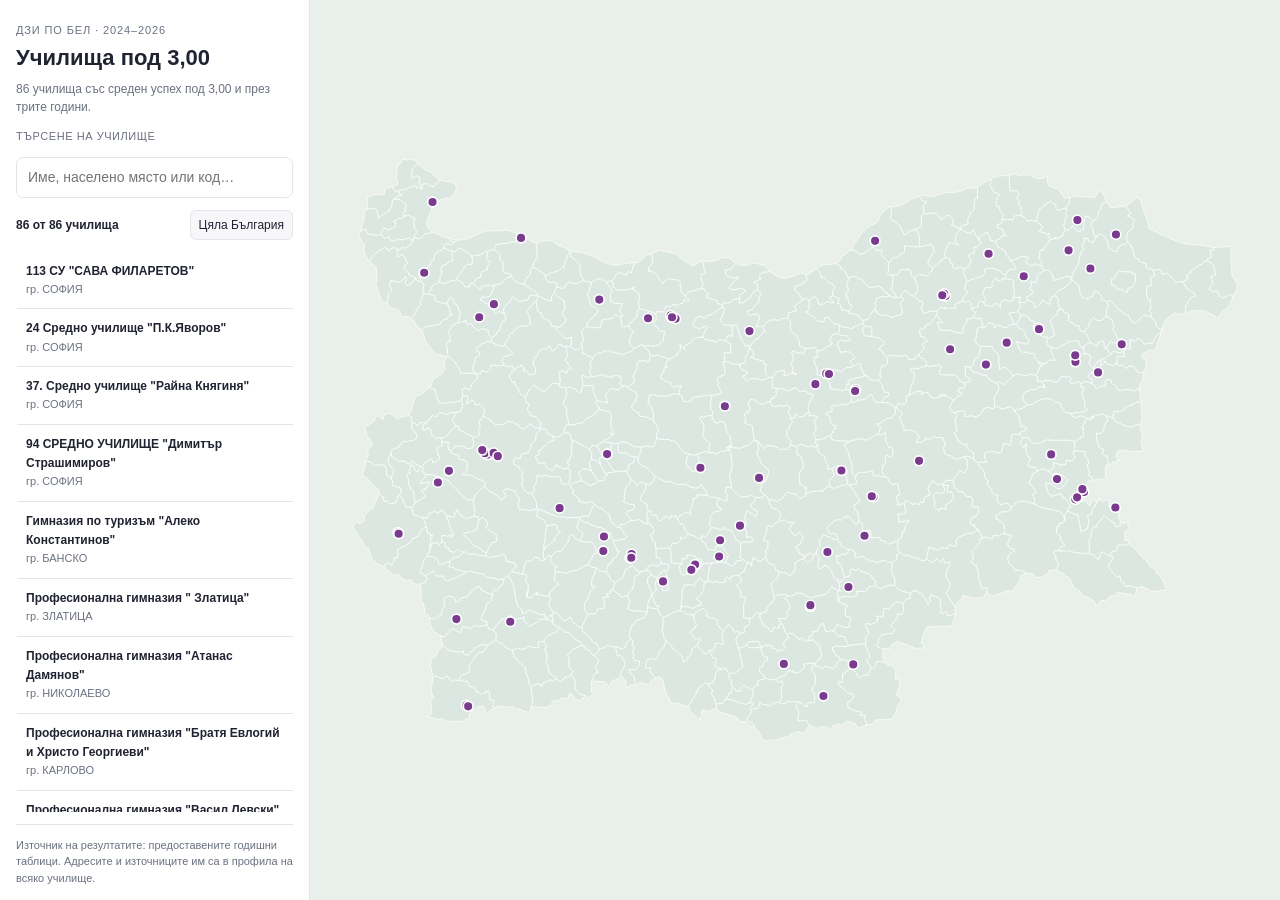
<file: index.html>
<!doctype html>
<html lang="bg">
<head>
<meta charset="utf-8">
<meta name="viewport" content="width=device-width,initial-scale=1">
<title>ДЗИ по БЕЛ · 86 училища</title>
<link rel="stylesheet" href="vendor/leaflet.css">
<link rel="stylesheet" href="vendor/MarkerCluster.css">
<link rel="stylesheet" href="pin-map.css">
</head>
<body>
<main id="pin-app">
<aside class="pin-sidebar" aria-label="Училища"><header><p class="eyebrow">ДЗИ ПО БЕЛ · 2024–2026</p><h1>Училища под 3,00</h1><p class="subtitle">86 училища със среден успех под 3,00 и през трите години.</p></header><label for="query">Търсене на училище</label><input id="query" type="search" placeholder="Име, населено място или код…"><div class="pin-count-row"><strong id="result-count" aria-live="polite">86 от 86 училища</strong><button id="reset" type="button">Цяла България</button></div><div id="school-list"><a class="school-choice" href="#school-2206113"><strong>113 СУ &quot;САВА ФИЛАРЕТОВ&quot;</strong><small>гр. СОФИЯ</small></a><a class="school-choice" href="#school-2219024"><strong>24 Средно училище &quot;П.К.Яворов&quot;</strong><small>гр. СОФИЯ</small></a><a class="school-choice" href="#school-2212037"><strong>37. Средно училище &quot;Райна Княгиня&quot;</strong><small>гр. СОФИЯ</small></a><a class="school-choice" href="#school-2221094"><strong>94 СРЕДНО УЧИЛИЩЕ &quot;Димитър Страшимиров&quot;</strong><small>гр. СОФИЯ</small></a><a class="school-choice" href="#school-102010"><strong>Гимназия по туризъм &quot;Алеко Константинов&quot;</strong><small>гр. БАНСКО</small></a><a class="school-choice" href="#school-2300302"><strong>Професионална гимназия &quot; Златица&quot;</strong><small>гр. ЗЛАТИЦА</small></a><a class="school-choice" href="#school-2407132"><strong>Професионална гимназия &quot;Атанас Дамянов&quot;</strong><small>гр. НИКОЛАЕВО</small></a><a class="school-choice" href="#school-1601364"><strong>Професионална гимназия &quot;Братя Евлогий и Христо Георгиеви&quot;</strong><small>гр. КАРЛОВО</small></a><a class="school-choice" href="#school-2300417"><strong>Професионална гимназия &quot;Васил Левски&quot;</strong><small>гр. ИХТИМАН</small></a><a class="school-choice" href="#school-1600706"><strong>Професионална гимназия &quot;Златю Бояджиев&quot; гр. Брезово</strong><small>гр. БРЕЗОВО</small></a><a class="school-choice" href="#school-1602511"><strong>Професионална гимназия &quot;Петър Парчевич&quot;</strong><small>гр. РАКОВСКИ</small></a><a class="school-choice" href="#school-2401053"><strong>Професионална гимназия &quot;Св.Иван Рилски&quot;</strong><small>гр. РАДНЕВО</small></a><a class="school-choice" href="#school-300130"><strong>Професионална гимназия по електроника &quot;Александър Степанович Попов&quot;</strong><small>гр. ВЕЛИКО ТЪРНОВО</small></a><a class="school-choice" href="#school-2500603"><strong>Професионална гимназия по електротехника и строителство</strong><small>гр. ТЪРГОВИЩЕ</small></a><a class="school-choice" href="#school-1201023"><strong>Професионална гимназия по лека промишленост</strong><small>гр. МОНТАНА</small></a><a class="school-choice" href="#school-1500146"><strong>Професионална гимназия по лозарство и винарство &quot;Александър Стамболийски&quot;</strong><small>гр. ПЛЕВЕН</small></a><a class="school-choice" href="#school-1602402"><strong>Професионална гимназия по лозарство и винарство &quot;Христо Ботев&quot;</strong><small>гр. ПЕРУЩИЦА</small></a><a class="school-choice" href="#school-1690573"><strong>Професионална гимназия по машиностроене</strong><small>гр. ПЛОВДИВ</small></a><a class="school-choice" href="#school-1500143"><strong>Професионална гимназия по мениджмънт и хранителни технологии</strong><small>гр. ПЛЕВЕН</small></a><a class="school-choice" href="#school-1302993"><strong>Професионална гимназия по механизация на земеделското стопанство</strong><small>гр. СЕПТЕМВРИ</small></a><a class="school-choice" href="#school-300405"><strong>Професионална гимназия по механизация на селското стопанство &quot;Никола Златарски&quot;</strong><small>гр. ЗЛАТАРИЦА</small></a><a class="school-choice" href="#school-1900405"><strong>Професионална гимназия по механизация на селското стопанство &quot;Никола Йонков Вапцаров&quot;</strong><small>с. СРЕДИЩЕ</small></a><a class="school-choice" href="#school-2601036"><strong>Професионална гимназия по механоелектротехника &quot;Стойчо и Кица Марчеви&quot;</strong><small>гр. ХАСКОВО</small></a><a class="school-choice" href="#school-102009"><strong>Професионална гимназия по механоелектротехника &quot;Юрий Гагарин&quot;</strong><small>гр. ПЕТРИЧ</small></a><a class="school-choice" href="#school-2000123"><strong>Професионална гимназия по механотехника</strong><small>гр. СЛИВЕН</small></a><a class="school-choice" href="#school-1702629"><strong>Професионална гимназия по облекло &quot;Станка Николица Спасо-Еленина&quot;</strong><small>гр. РАЗГРАД</small></a><a class="school-choice" href="#school-909111"><strong>Професионална гимназия по облекло и дизайн &quot;Евридика&quot;</strong><small>гр. КЪРДЖАЛИ</small></a><a class="school-choice" href="#school-1500147"><strong>Професионална гимназия по облекло и текстил &quot;Христо Бояджиев&quot;</strong><small>гр. ПЛЕВЕН</small></a><a class="school-choice" href="#school-1500151"><strong>Професионална гимназия по подемна строителна и транспортна техника &quot;Г.С.Раковски&quot;</strong><small>гр. ПЛЕВЕН</small></a><a class="school-choice" href="#school-2204405"><strong>ПРОФЕСИОНАЛНА ГИМНАЗИЯ ПО ПОДЕМНА, СТРОИТЕЛНА И ТРАНСПОРТНА ТЕХНИКА</strong><small>гр. СОФИЯ</small></a><a class="school-choice" href="#school-1303006"><strong>ПРОФЕСИОНАЛНА ГИМНАЗИЯ ПО ПРОМИШЛЕНИ ТЕХНОЛОГИИ</strong><small>гр. ПАЗАРДЖИК</small></a><a class="school-choice" href="#school-2409140"><strong>Професионална гимназия по ресторантьорство и хотелиерство</strong><small>гр. ПАВЕЛ БАНЯ</small></a><a class="school-choice" href="#school-200252"><strong>Професионална гимназия по сградостроителство и инсталации &quot;Пеньо Пенев&quot;</strong><small>гр. БУРГАС</small></a><a class="school-choice" href="#school-2700282"><strong>Професионална гимназия по селско стопанство</strong><small>гр. ВЕЛИКИ ПРЕСЛАВ</small></a><a class="school-choice" href="#school-2000306"><strong>Професионална гимназия по селско стопанство</strong><small>гр. НОВА ЗАГОРА</small></a><a class="school-choice" href="#school-2700220"><strong>Професионална гимназия по селско стопанство</strong><small>гр. НОВИ ПАЗАР</small></a><a class="school-choice" href="#school-1806305"><strong>Професионална гимназия по селско стопанство &quot;Ангел Кънчев&quot;</strong><small>гр. РУСЕ</small></a><a class="school-choice" href="#school-400150"><strong>Професионална гимназия по селско стопанство &quot;Земя&quot;</strong><small>гр. ПРОВАДИЯ</small></a><a class="school-choice" href="#school-200114"><strong>Професионална гимназия по селско стопанство &quot;Златна нива&quot;</strong><small>гр. АЙТОС</small></a><a class="school-choice" href="#school-1500509"><strong>Професионална гимназия по селско стопанство &quot;Професор Иван Иванов&quot;</strong><small>гр. ДОЛНИ ДЪБНИК</small></a><a class="school-choice" href="#school-1701405"><strong>Професионална гимназия по селско стопанство &quot;Хан Аспарух&quot;</strong><small>гр. ИСПЕРИХ</small></a><a class="school-choice" href="#school-1301911"><strong>ПРОФЕСИОНАЛНА ГИМНАЗИЯ ПО СЕЛСКО СТОПАНСТВО &quot;ЦАРИЦА ЙОАННА&quot;</strong><small>гр. ПАЗАРДЖИК</small></a><a class="school-choice" href="#school-1500613"><strong>Професионална гимназия по селско стопанство и транспорт &quot;Никола Йонков Вапцаров&quot;</strong><small>гр. ЛЕВСКИ</small></a><a class="school-choice" href="#school-2700064"><strong>Професионална гимназия по селско стопанство и хранителни технологии</strong><small>гр. ШУМЕН</small></a><a class="school-choice" href="#school-1702604"><strong>Професионална гимназия по селско стопанство и хранително-вкусови технологии &quot;Ангел Кънчев&quot;</strong><small>гр. РАЗГРАД</small></a><a class="school-choice" href="#school-1000002"><strong>Професионална гимназия по селско стопанство&quot;Св.Климент Охридски&quot;</strong><small>гр. КЮСТЕНДИЛ</small></a><a class="school-choice" href="#school-800105"><strong>Професионална гимназия по техника и облекло &quot;Дочо Михайлов&quot;</strong><small>гр. ТЕРВЕЛ</small></a><a class="school-choice" href="#school-200249"><strong>Професионална гимназия по транспорт</strong><small>гр. БУРГАС</small></a><a class="school-choice" href="#school-1301013"><strong>ПРОФЕСИОНАЛНА ГИМНАЗИЯ ПО ТРАНСПОРТ</strong><small>с. ВИНОГРАДЕЦ</small></a><a class="school-choice" href="#school-909503"><strong>Професионална гимназия по транспорт &quot;Христо Смирненски&quot;</strong><small>гр. КРУМОВГРАД</small></a><a class="school-choice" href="#school-1403657"><strong>Професионална гимназия по транспорт &quot;Юрий Гагарин&quot;</strong><small>гр. РАДОМИР</small></a><a class="school-choice" href="#school-2601904"><strong>Професионална гимназия по транспорт и аграрни технологии &quot;Н.Й.Вапцаров&quot;</strong><small>гр. ХАСКОВО</small></a><a class="school-choice" href="#school-700320"><strong>Професионална гимназия по транспорт и машиностроене</strong><small>с. ГРАДНИЦА</small></a><a class="school-choice" href="#school-1690273"><strong>Професионална гимназия по транспорт и строителни технологии &quot;Гоце Делчев&quot;</strong><small>гр. ПЛОВДИВ</small></a><a class="school-choice" href="#school-1702607"><strong>Професионална гимназия по транспорт и строителство &quot;Христо Смирненски&quot;</strong><small>гр. РАЗГРАД</small></a><a class="school-choice" href="#school-1302961"><strong>Професионална гимназия по химични и хранителни технологии</strong><small>гр. ПАЗАРДЖИК</small></a><a class="school-choice" href="#school-2700224"><strong>Професионална гимназия по химични технологии и дизайн &quot;Проф. д-р Асен Златаров&quot;</strong><small>гр. НОВИ ПАЗАР</small></a><a class="school-choice" href="#school-400149"><strong>Професионална гимназия по хотелиерство ресторантьорство и туризъм &quot;Цар Симеон Велики&quot;</strong><small>гр. ПРОВАДИЯ</small></a><a class="school-choice" href="#school-300220"><strong>Професионална гимназия по хранителни технологии &quot;Проф.д-р Асен Златаров&quot;</strong><small>гр. ГОРНА ОРЯХОВИЦА</small></a><a class="school-choice" href="#school-1500142"><strong>Професионална гимназия по хранително-вкусови технологии &quot;Луи Пастьор&quot;</strong><small>гр. ПЛЕВЕН</small></a><a class="school-choice" href="#school-200250"><strong>Професионална техническа гимназия</strong><small>гр. БУРГАС</small></a><a class="school-choice" href="#school-300218"><strong>Професионална техническа гимназия &quot;Васил Левски&quot;</strong><small>гр. ГОРНА ОРЯХОВИЦА</small></a><a class="school-choice" href="#school-1001360"><strong>Професионална техническа гимназия &quot;Джон Атанасов&quot;</strong><small>гр. КЮСТЕНДИЛ</small></a><a class="school-choice" href="#school-500108"><strong>ПТГ &quot;Васил Левски&quot;</strong><small>гр. ВИДИН</small></a><a class="school-choice" href="#school-2601027"><strong>СПОРТНО УЧИЛИЩЕ &quot;СТЕФАН КАРАДЖА&quot;</strong><small>гр. ХАСКОВО</small></a><a class="school-choice" href="#school-104002"><strong>Средно училище &quot;Антон Попов&quot;</strong><small>гр. ПЕТРИЧ</small></a><a class="school-choice" href="#school-1203000"><strong>Средно училище &quot;Васил Левски&quot;</strong><small>гр. БОЙЧИНОВЦИ</small></a><a class="school-choice" href="#school-1601708"><strong>Средно училище &quot;Васил Левски&quot;</strong><small>с. МАНОЛЕ</small></a><a class="school-choice" href="#school-2700216"><strong>Средно училище &quot;Георги Стойков Раковски&quot;</strong><small>гр. КАОЛИНОВО</small></a><a class="school-choice" href="#school-2608001"><strong>Средно училище &quot;Димитър Маджаров&quot;</strong><small>гр. МАДЖАРОВО</small></a><a class="school-choice" href="#school-2000304"><strong>Средно училище &quot;Иван Вазов&quot;</strong><small>гр. НОВА ЗАГОРА</small></a><a class="school-choice" href="#school-1501108"><strong>Средно училище &quot;Неофит Рилски&quot;</strong><small>гр. КНЕЖА</small></a><a class="school-choice" href="#school-800043"><strong>Средно училище &quot;Никола Вапцаров&quot;</strong><small>с. КАРАПЕЛИТ</small></a><a class="school-choice" href="#school-200233"><strong>Средно училище &quot;Петко Росен&quot;</strong><small>гр. БУРГАС</small></a><a class="school-choice" href="#school-300404"><strong>Средно училище &quot;Св. св. Кирил и Методий&quot;</strong><small>гр. ЗЛАТАРИЦА</small></a><a class="school-choice" href="#school-201009"><strong>Средно училище &quot;Св. св. Кирил и Методий&quot;</strong><small>гр. СОЗОПОЛ</small></a><a class="school-choice" href="#school-400084"><strong>Средно училище &quot;Св. Св. Кирил и Методий&quot;</strong><small>с. СИНДЕЛ</small></a><a class="school-choice" href="#school-109102"><strong>Средно училище &quot;Св.св.Кирил и Методий&quot;</strong><small>с. КРУПНИК</small></a><a class="school-choice" href="#school-2604004"><strong>Средно училище &quot;Свети Климент Охридски&quot;</strong><small>гр. СИМЕОНОВГРАД</small></a><a class="school-choice" href="#school-400090"><strong>Средно училище &quot;Свети Свети Кирил и Методий&quot;</strong><small>гр. ИГНАТИЕВО</small></a><a class="school-choice" href="#school-1403204"><strong>Средно училище &quot;Темелко Ненков&quot;</strong><small>гр. ПЕРНИК</small></a><a class="school-choice" href="#school-200308"><strong>Средно училище &quot;Христо Ботев&quot;</strong><small>гр. КАМЕНО</small></a><a class="school-choice" href="#school-1207003"><strong>Средно училище &quot;Христо Ботев&quot;</strong><small>с. ДОЛНИ ЦИБЪР</small></a><a class="school-choice" href="#school-2400837"><strong>Средно училище &quot;Христо Ботев&quot;</strong><small>с. ОПАН</small></a><a class="school-choice" href="#school-800093"><strong>Средно училище &quot;Христо Смирненски&quot;</strong><small>с. КРУШАРИ</small></a><a class="school-choice" href="#school-501010"><strong>СУ &quot;Никола Й. Вапцаров&quot;</strong><small>с. РУЖИНЦИ</small></a></div><footer><p>Източник на резултатите: предоставените годишни таблици. Адресите и източниците им са в профила на всяко училище.</p></footer></aside>
<section class="pin-map-area" aria-label="Карта на училищата"><div id="map-static"><svg class="fallback-svg" viewBox="0 0 960 635" role="img" aria-label="86 училища, обозначени на действителните им местоположения"><path class="land" d="M254.7,551.4L255,552.3L255.4,552.8L256.1,555.9L254.8,561.5L257.2,563.1L258.1,564.3L259.8,566.7L265.6,568.4L264.1,570.4L260,573.7L254.4,571.6L253.7,569L252.8,567.4L249.4,565.8L249.2,569.5L246.5,571.5L241.4,571.4L237.8,573.9L233.2,573.6L230.2,578.5L226.8,580.5L217,580.1L214.2,578.7L210.3,582L212.1,572.3L212.3,570.3L211.4,569.1L210.5,562.9L210.9,559.1L217.2,556.1L221.7,558.9L221.5,556.4L226.9,553.7L227.8,553.7L229.9,552.3L230,552.1L233.3,553.8L233.6,553L235.7,551.4L236.6,551.5L236.7,551.5L238.2,552.3L240.1,554.7L241.7,553.1L245.4,550.4L245.5,548.8L247.7,550.1L251.6,547.1L253.5,549.9Z"/><path class="land" d="M363,261L362,260.7L361.8,257.8L362,257.8L362.1,257L362.1,256L362.6,254.4L362.6,254L363.7,253.2L363.7,253L364.2,252L363.2,252L362.3,253L360.6,252L357.7,253.4L356.3,253.6L353.5,251.4L352.5,250.4L352.9,249L350.6,248.2L350.6,248L348.6,247.9L348.6,247.7L347.5,247.7L347.4,247.7L347.3,247.3L346.7,246.3L345.2,245.7L343.7,245.3L342.8,243.5L342.7,243.5L343.4,240.2L343.4,240L345.3,239L345.4,239L345.6,238.8L345.6,238.6L345.2,238.6L345.2,238.4L346.2,237.4L345.9,235.2L346.9,233.4L349.3,233.5L349.6,233.1L349.4,233.1L349.3,232.7L349.1,232.1L348.5,231.9L348.5,232.1L347.8,231.7L347.8,231.5L347.7,230.7L347.8,230.5L347.8,230.7L348.4,229.7L348.6,227.7L348.6,227.5L351.1,225.5L351.1,225.3L351.6,224.5L354.3,223.6L354.4,223.6L356.6,222L358.9,220.8L360.5,220.8L359.3,220.2L359.3,220L360.7,217.9L363,215.3L362.6,209.7L366.9,214.9L367,214.9L367.1,211.6L375.3,206.4L375.5,204.7L377.4,203.1L385.5,202.3L385.6,202.3L385.9,202.5L386.2,202.7L388.6,204.9L398.2,206.4L398.9,208L402.8,204.6L409.4,206.4L410.3,206.6L414.6,210L414.5,218.5L408.5,218.3L408.4,218.3L407.7,218.9L407.5,218.9L408.1,220.5L408.1,222.3L407.5,222.5L408.1,223.3L407.5,224.1L408.1,223.9L408.2,223.9L408.4,223.9L408.5,224.3L408.4,224.3L408.2,226.1L408.4,226.1L408.5,226.3L408.6,226.5L408.8,226.9L408.9,226.9L408.9,227L408.8,227.4L406.5,228L406.5,228.2L406.6,228.4L406.5,228.6L406.3,228.6L406.5,229L406.6,229L406.9,229.2L407.3,229.2L407.5,229.2L407.5,229.4L407.3,231.6L407.2,231.6L408.8,234.4L407.9,240.9L407.9,241.1L403.8,242.5L403.8,242.7L403.5,242.7L403.2,242.9L403.4,242.7L402.2,242.7L400.8,244.7L401.9,250L401.9,250.2L401.8,250.2L401.5,251L401.3,251L400.9,252L403.5,255.6L403.3,255.6L404.5,258L404.5,258.2L404.6,258.2L405.6,258.6L404.6,259.6L402.6,260.4L402.7,260.4L401.1,261.2L399.5,261.2L397.6,261.5L394.9,262.1L393.4,261.5L393.3,261.5L393,261.5L392.3,262.1L391.1,262.1L390,261.9L378.9,263.6L377.3,263.8L376.6,263.6L376.2,263.6L376,263.6L375.9,263.4L375.1,264.2L374.8,264.4L374.4,266.4L374.3,266.4L374.1,266.6L374.3,266.6L374.4,267.6L369.5,268.3L367.6,268.1L365.8,267.9L364.4,263.1Z"/><path class="land" d="M821.1,76.9L819.7,79.3L821.4,78.4L827,82.8L825.3,85.3L825.1,91.2L819.9,95L819.8,97.8L818.7,99.6L818.1,100.4L820.1,105.3L817.4,107.2L810.6,109.6L809.4,114L807.6,114.8L806,115L800.6,111.8L799,105.1L797.9,103L795.7,99.7L795.1,99.1L790.9,97.4L790.7,97.2L788.8,98.9L788.6,98.9L787.5,100.7L785.2,98L785.3,97.2L783.9,92.2L784.3,91L783.2,89.9L783.2,88.9L781.5,88.1L784.1,84.1L784.2,84.1L784.3,83.9L784.5,83.7L789.4,80L789.3,78.4L790,75.6L790,73.2L792.4,71.7L792.3,71.8L793,66.2L798.2,64.4L802.4,70.5L802.6,70.5L807,69.9L815.9,68.5L817.9,68.2L822.9,75.8Z"/><path class="land" d="M655.4,311.5L655.6,314.3L658.4,318.2L662.5,320.3L662.4,320.9L662.6,322.3L662.6,326.1L662.5,326.1L655.7,323.8L653.6,325.1L653.4,325.1L652.1,324.5L652.1,324.7L651.8,324.7L650.8,325.7L650.2,325.9L648.6,325.7L647.7,325.9L647,326.9L644.2,326.8L641,326.1L640.6,324.5L639.1,323.7L638.9,323.7L637.9,323.3L637.6,323.3L637,323.1L636.2,323.3L633.2,321.6L631.2,315.1L632.8,313.9L633.5,313.7L631.1,305L628.6,305L627.4,305L627.3,305.2L627.2,305.2L621.5,304.3L617.4,306.7L616.7,306.8L612.9,305.6L613.3,306.2L612.3,307.8L608.9,310.2L603.9,309.9L606.9,304.1L603.6,299.8L599.2,297.5L591.1,297.6L591.3,295.2L588.1,288.1L586.9,285.7L586.9,285.5L587,283.9L588.3,282.9L588.2,282.9L589.4,280.3L589.4,280.1L588.5,279.1L585.2,276.6L583.7,274.2L583.7,274L583.8,274L585.1,270L586.7,270L588,270.8L588.2,270.8L591.7,271.3L593.7,268.5L593.7,268.3L593.4,262.6L593.6,262.6L596.8,261.6L596.9,261.4L601.1,259.7L603.5,258.3L603.5,258.1L603.8,257.7L606.7,257.3L606.9,257.3L609.9,258.4L609.8,259.4L609.2,261L613.1,258.6L616.5,259.5L616.6,259.5L616.9,260.3L616.8,260.5L617.1,261.1L616.9,261.1L617.7,261.9L617.7,262.1L617.5,262.1L617.5,262.3L617.7,262.3L617.8,262.5L618.6,262.9L619.1,263L619.3,262.8L619.4,263L619.1,263L619.1,263.2L619.3,263.2L619.4,263.2L622.2,265L625.8,263.7L626.3,263.7L626.4,263.7L628.3,263.1L628,261.9L628,261.3L628.1,261.3L628.4,260.9L628.4,261.1L628.5,260.9L628.6,261.9L628.7,262.1L629,261.9L630.7,262.5L630.7,262.7L630.9,262.5L630.9,261.3L630.7,261.3L630.7,261.1L630.9,261.1L631.6,260.9L631.7,260.9L632.6,260.7L632.8,261.9L632.3,261.7L632,261.7L632.2,261.9L632.2,262.1L632.2,262.3L632.5,262.3L632.6,262.3L632.6,262.1L632.9,261.9L633.4,262.4L633.4,262.6L633.5,262.4L633.8,262.4L633.8,262L633.9,262L634.8,261.8L634.9,261.8L636.1,262.8L637,263.4L641.7,266.7L641.6,266.7L641.4,266.9L640.7,268.7L640.6,268.7L640.4,268.9L638.5,273.3L638.7,276.7L639.1,277.2L640,278.4L643.6,279.8L643.8,279.8L645.6,282.3L643.5,287.3L645.8,298L642.4,300.6L645.2,302.8L645.3,303.2L645,303.8L646.9,307.7L646.7,307.7L646.4,307.3L646.3,307.1L646.3,308.5L646.6,308.5L653.3,312.2ZM631.6,261.5L631.5,261.3L631.5,261.5ZM631.3,261.5L631.5,261.3L631.3,261.3Z"/><path class="land" d="M238.8,455.4L236.1,456.7L236.1,456.9L233.9,458.7L232.7,459.9L232.3,461L229.8,462.6L229.7,462.8L229,466.5L229,466.7L224.1,467.1L223.4,466.6L221.8,466.6L220.8,465.4L215.9,465.7L215.7,465.5L215,464.5L210.8,468.2L208.7,468.6L208.6,468.5L206.1,468.1L205.8,467.7L206.4,467.1L206.4,466.9L206,466.9L206,466.7L206.1,466.7L206.1,466.5L206,466.5L206,466.1L206,464.1L206.2,463.9L206.2,464.9L206.2,465.1L206.3,465.1L206.1,465.5L206.1,466.5L206.3,466.7L206.4,466.9L206.6,466.9L207.6,457.6L207.4,455.2L204.4,451.2L205.3,449.4L205.4,449.4L205.7,449L205.5,445.1L201.7,444.4L202.8,440L205,431.6L211.1,430.7L214.1,427L218.4,428L220.9,431.1L225.3,429L227.4,425.4L231.5,426.1L229.8,430.8L237.3,437.1L234.5,437.9L235,442.4L235.4,445.2L234.2,446.2L234.6,451.4L235.3,452.2L235.4,452.2L236.8,452.8L236.9,452.8L238.7,454.2ZM215.9,464.1L216.5,464.9L216.6,464.9L216.8,464.9L217.2,464.1L217.1,464.1L216.2,462.9L216.1,462.9ZM206.1,466.9L206.3,466.7L206.1,466.7ZM206.3,463.7L206.7,462.2L206.7,462L206.7,461.8L206.8,461.8L206.8,462L206.8,462.2Z"/><path class="land" d="M424.7,541.1L426.5,539.1L425,530.4L424.9,530.4L424,528L425,527L423.2,526.4L423.5,525L422.1,519.9L427.2,519.3L429.6,516.7L431.1,517.1L433,519.3L433,519.5L438.4,519.5L438.5,519.5L442.5,519.3L445.2,518.1L445.6,522.3L447.4,526.8L449.6,529.4L451.7,528.6L451.7,528.8L452,529.2L452.4,531L452,532.4L449.9,533.2L449.5,533.2L448.4,534.6L447.1,537.2L446.7,538.4L446.7,538.6L446.7,538.8L446.2,538.8L444.6,539.8L444.7,540L444.6,540L444.6,540.1L443.7,541.1L443.8,543.5L446.9,546.9L447.1,546.9L447.2,546.9L447.8,546.9L448.9,550.1L448.3,552.1L444.7,552.3L444.7,552.5L442.2,553.3L441.3,555.4L442.9,557.6L443.1,557.6L443.2,558.2L440.7,558L439.7,558L439.5,558L436.1,563L433.9,562L433.7,562L432.2,560.2L430.4,559.6L426.7,558.2L425.7,559.2L424.5,561.4L424,563.8L424,563.9L423.9,563.9L419.6,563.9L419.1,562L419.1,561.8L417.4,560.8L416.5,560L416.3,560L415.9,558.8L415.6,558.6L415,558.2L415.1,556.8L415,553.2L415,552.6L411.6,549.8L412,549.4L412.2,549.4L412.6,549L412.3,546.8L412.3,546.6L412.9,546.1L413.1,545.9L414.4,545.7L415.6,545.1L418.3,545.5L419.2,545.3L421.3,543.9L421.1,543.3Z"/><path class="land" d="M800.7,245.9L798.3,245.7L796.7,247.4L796.9,247.4L797,247.8L796.4,247.8L797.4,249.7L797.4,249.9L797.2,249.9L797.2,249.7L796.7,252.5L796.6,252.5L792.2,252.3L787.5,255.4L785.3,250.7L782.9,250.3L782.4,250.2L782.8,249.4L783.9,246.7L779,242.3L780.6,240.1L785.5,236.8L784.3,234.2L789,227.3L792.2,225.1L792.6,225.1L792.2,232L795.7,228.5L796.3,226.5L798.4,229.3L798.5,229.3L805.5,231.6L807.3,228.6L807.3,228.8L807.5,228.8L808.8,230.3L814.7,231.4L814.8,231.4L817.9,234.2L818.1,234.2L820.9,232.2L825.3,231.8L826.7,233.2L826.9,233.4L827.5,234.2L827.5,234.4L828.3,235.5L830.4,238.4L830.5,238.4L836.2,238.3L836.3,238.2L835,247L831.7,251.5L831.9,254.9L826.9,257.2L825.5,257.6L822.7,255.9L822.4,256L818.2,256.1L817.4,255.9L812.4,256.9L809.3,256L807.6,252.6L803.5,249.6L802.6,246.4L801.6,246Z"/><path class="land" d="M525.4,597.7L518.7,599.3L516.3,604.3L513.6,601.3L513.5,601.3L509.7,600L508.8,600.2L508.1,600.2L502.4,602L498.7,599.8L494.8,599.6L494.7,599.6L494.1,599L494.5,598.8L494.5,598.6L494.4,598.6L493.9,597.6L493.8,597.6L491.7,595.5L492.1,594.1L491.8,593.7L490.9,593.5L490.6,593.7L489.1,593.5L488.4,594.3L483.9,594.7L483.8,594.7L483.8,594.5L483.8,593.9L482.6,593.9L483.7,588.7L484,587.9L483.6,585.6L484.5,585L483.4,584L481.5,580L481.6,580L481.8,579.8L481.6,579.6L481.5,579.2L481.2,578.2L481.6,578L483.6,575L487.4,576.4L490.4,579.2L493.1,579.8L492.3,578L492.3,577.8L492.3,576.6L492.8,576.4L492.9,576.4L495.3,575.4L496.2,575.2L496.4,575.2L499.3,575.6L499.8,575.6L499.8,575.4L500.2,572.4L499.9,567L500,566.8L500.2,565.7L499.1,566.3L498.3,564.7L497.2,564.1L497.2,563.9L497.5,563.5L497.5,563.3L497.5,562.9L497.8,560.1L499.9,558.3L500.3,555.9L500.7,555.3L500.9,548.8L499.1,545.6L496.7,543.2L496.5,543.2L498.9,535.1L501.1,534.9L500.8,538.3L506.6,539.2L506.9,541L507.7,541.4L511.4,538.4L516.3,540.2L516.3,539.8L518,541.1L521.5,539.1L522.6,536L522.8,536L524.2,533.4L526.5,531.8L526.6,531.8L527.2,532.6L529.4,531.2L532.2,532.9L532.4,532.9L534.8,533.1L535.8,533.5L536.5,540.4L536.2,540.8L535.9,541.6L535.7,541.6L530.4,545.6L530.1,546L528.9,545.7L528.8,545.7L528.5,554L528.5,554.2L528.2,555L527.2,554.6L524.8,554.2L524.8,554L523.9,555.6L525,557.4L529.6,561.7L534.2,565.9L534.4,565.9L537.5,566L537.7,566L540.8,569L539.3,570.2L539,570.8L538.7,571.4L538.6,572.2L538.5,572.2L536.2,574.8L534.3,574.6L534,575L534,580.4L535.2,581L535.4,580.9L535.4,581.5L541.1,584.1L541.8,583.9L542,583.9L547,585L548.4,585.2L548.4,585.4L546.3,588.2L552.3,588.6L550.7,590.6L553.3,598.3L553.1,598.5L553,598.5L543.4,601.7L541.8,597L539.7,597.2L533.8,594.5L530.9,596.1L527.5,598.5Z"/><path class="land" d="M412,226.9L411.8,227.1L414.6,229.4L423.7,230.1L424.1,233.6L427.2,236.4L427.3,236.4L428.6,236.6L432.1,239L430.3,240.8L430.2,240.8L428.4,241.6L426.1,242.4L429.3,244.6L429.3,246.6L430.6,247.7L430.8,247.7L431.6,247L431.8,246.4L432.5,246.2L432.6,246.2L435,244.8L436.6,244.8L441.1,244.6L441.1,244.4L445,246.4L446.7,245.8L447.7,245.8L446.8,245.8L449.7,245.2L449.7,245.4L453.2,243.6L453.4,243.6L454.1,243.6L454.8,243.2L455.8,243.2L456.3,243.6L456.1,244.2L457.1,245.2L457.1,245.4L457.3,245.4L456.9,251.9L456.7,253.5L456.7,254.1L456.9,254.1L463.1,254.9L460.8,256.9L461.1,261.2L459.5,262.4L458.9,263.8L458.6,264.6L458.6,264.8L455.4,265L455.3,266.4L455.1,267.6L454.7,268.8L454.5,268.8L454.5,268.6L452.2,268.4L450.5,270L449.2,271L445.2,270.6L444.2,270.8L444.1,270.6L442.6,269.8L437.3,265.8L436.7,266.4L434.8,266L434.6,266L433.6,268.4L433.8,268.4L433.5,269L433.3,269.4L432.6,269.4L432.6,269.2L432.3,269.4L432.2,269.4L431.9,269.4L432.9,272L433.3,273.9L434.1,275.9L434.5,275.7L432.3,279.1L432,279.1L432,278.9L431.1,278.5L431.1,278.3L430.4,278.5L430.4,279.7L430.3,279.7L430.3,279.9L430,280.7L428.4,280.9L428.2,281.1L428.7,281.5L428.7,281.7L428.7,281.9L429.7,284.3L429.4,284.9L429.4,285.3L429.4,285.9L428.7,290L434,292L434.2,292L436.5,293.4L436.5,293.6L438.4,307.1L438.5,307.1L438.5,307.3L432.1,313.1L429.3,313.4L425,315.4L424.5,315.8L424.4,316L422.5,315.8L414.6,315.2L414.6,314.2L414.8,314L414.6,311.6L413.6,303.3L412,301.9L411.3,300.9L409.4,296.9L409.4,294.3L407.9,289.6L407.7,289.6L407.6,289.6L403.9,288.4L403.5,288.8L402.6,289.4L402.6,289.6L399.3,290.3L399,289.7L395.7,285.8L395.1,283.6L395.1,282.8L395.2,282.8L395.1,282.6L396,280.2L395.7,277.8L395.7,277.6L393.8,276L394,274.8L393.7,272.2L394.1,270.7L394,269.1L394,268.9L394,268.7L393.8,267.5L394.9,262.9L394.9,262.3L394.9,262.1L397.6,261.5L399.5,261.2L401.1,261.2L402.7,260.4L402.6,260.4L404.6,259.6L405.6,258.6L404.6,258.2L404.5,258.2L404.5,258L403.3,255.6L403.5,255.6L400.9,252L401.3,251L401.5,251L401.8,250.2L401.9,250.2L401.9,250L400.8,244.7L402.2,242.7L403.4,242.7L403.2,242.9L403.5,242.7L403.8,242.7L403.8,242.5L407.9,241.1L407.9,240.9L408.8,234.4L407.2,231.6L407.3,231.6L407.5,229.4L407.5,229.2L407.3,229.2L406.9,229.2L406.6,229L406.5,229L406.3,228.6L406.5,228.6L406.6,228.4L406.5,228.2L406.5,228L408.8,227.4L408.9,227L411.3,227.5Z"/><path class="land" d="M464.5,575.7L465.8,576.7L471.1,575.9L471.2,574.9L473.1,574.3L473.3,574.3L478,574.9L478.2,574.7L483.1,574.3L483.3,574.4L483.4,574.4L483.6,575L481.6,578L481.2,578.2L481.5,579.2L481.6,579.6L481.8,579.8L481.6,580L481.5,580L483.4,584L484.5,585L483.6,585.6L484,587.9L483.7,588.7L482.6,593.9L483.8,593.9L483.8,594.5L483.8,594.7L483.9,594.7L488.4,594.3L489.1,593.5L490.6,593.7L490.9,593.5L491.8,593.7L492.1,594.1L491.7,595.5L493.8,597.6L493.9,597.6L494.4,598.6L494.5,598.6L494.5,598.8L494.1,599L494.7,599.6L492.9,600.8L492,603.4L491.4,604.6L491,607.2L482.1,605.2L476,607.6L475.6,609.6L473.2,609.8L469.6,611.2L462.6,613.2L458.6,614L455.9,613.8L455.7,613.8L452.8,615L446.2,613.4L445,609.8L445.1,609.4L442.8,604.5L438.6,601.3L438.3,600.9L438.4,599.1L436.9,597.3L432.6,594.9L430.8,593.1L431.4,591.4L432.6,590.4L432.8,589.8L432.9,589.6L434.1,587.8L435.3,585L435.3,583.8L436.4,583.2L436.8,582.2L437,582.2L437.9,580.8L438,580.8L439.2,581.8L441,581.8L441.7,581.6L441.9,581.6L442.2,581.2L442,581.2L442,580.8L442.8,579.9L443.5,578.5L443.4,575.9L444.3,575.7L444.3,575.5L447.1,577.5L448.1,577.5L448.3,577.5L448.4,577.5L448.6,577.5L450.8,577.9L454.8,578.9L456.2,577.9L456.3,577.7L457.4,575.9L460.8,575.1L461.1,575.1L463.3,575.1L464.1,575.1Z"/><path class="land" d="M122.4,450.3L125.5,451.4L128.7,450.1L130.4,448.7L130.6,448.7L134.8,448L139.6,444.8L139.8,444.8L140.5,444.6L142.6,443.9L144,442.1L147.4,441.4L150.6,442.1L153.8,442.6L162.8,444.7L164.5,447.4L174.8,448.8L177.4,450.4L182.6,449L182.4,453.1L177.2,459.2L175.5,460.7L172.7,460.7L170.9,465.4L160.8,461.6L158.5,458L156.5,456.9L156.3,456.9L156.2,456.9L150.7,461.1L150,461.7L149.8,461.7L145.7,466.8L145.7,467L143.8,467.7L143.7,467.7L139.3,468.8L136.6,472.3L133.2,473L133.2,472.6L133.2,472.4L132.1,468.6L129.8,467.4L129.8,467.6L125.8,467.1L124.3,467.4L121.9,469L121.9,469.2L121.9,469.4L121.8,473.1L122,477.5L122,477.7L119.8,480.4L119.3,482.8L118.4,486.1L117.9,486.9L115.7,487.3L112.8,489.8L112.8,490L112.8,490.2L111.7,489.9L110.8,490.5L109.8,489.9L106.9,489.6L105.3,486.2L101.7,483.3L101.8,480.3L100.5,474.9L98.1,471.7L98.4,463.4L97.5,454.6L101.8,452.9L102,452.9L103.7,449.8L104.3,449.6L104.4,449.4L104.4,449.2L102.6,446.2L111.2,440.9L111.3,441.3L111.3,441.5L111.4,442.1L111.4,442.9L114.1,446.3L121.5,446.3L121.4,447.3Z"/><path class="land" d="M748.9,331.8L743.7,330.6L744.5,333.5L743.2,337.3L738.8,339.2L737.1,339.1L736.9,339.1L735.7,337.5L732.3,336.8L728.4,338.9L728,339.3L725.3,335.4L720.3,334.9L718,333.5L718.7,332.7L718.5,332.5L718.4,332.5L718.2,332.3L718.1,332.2L718.2,331.6L718.2,331.4L719.6,328.3L721,325.9L718.4,325.2L715.4,317.9L716.3,311.1L716.3,310.9L714.4,313L713.6,315.2L711.2,312.1L711.1,312.1L709.9,310.5L710.3,310.1L712.7,304.9L714.4,305L715.1,305L718.3,304.9L718.5,304.9L720.8,309.3L720.9,309.3L724.2,310.8L725.6,311.3L729.1,310.5L731,310.4L731,310.2L733.9,308.4L734.2,308.4L734.2,308.6L735.3,308.5L735.9,308.1L736.9,306.9L737,306.9L737.2,307.1L737.3,307.1L742.6,307.6L747.9,307.8L749.7,307.6L751,307.2L753.7,307.7L753.8,307.9L757.9,307.2L758,307.2L758,307.4L765.7,309L765.6,310.6L765.9,312.4L766.1,312.7L765.2,315.3L765.3,316.1L767.1,318.5L764.2,319.5L764.1,320.7L763.9,320.7L763.8,321.3L766.1,324.7L766.2,324.9L764.7,326.9L764.5,326.9L763,328.3L761.8,329.3L761.1,329L757.1,327.9L757,328.1L757,329.5L757,329.9L757,330L756.2,332.5L749.3,333L749.2,333Z"/><path class="land" d="M261.9,410.9L268.9,411.8L271.4,410.6L275.3,415.7L276.9,418.7L276.7,418.7L276.9,419.3L277,422L277.1,423L274.5,424L269.2,434L267.7,434.6L257.7,440.4L253.2,441.1L250.2,441.5L248.7,442.3L248.6,442.3L245.9,443.8L245.8,443.8L241.1,442.3L235,442.4L234.5,437.9L237.3,437.1L229.8,430.8L231.5,426.1L236.3,421.4L241.7,420.5L247.1,412.9L248.4,410.3L249.7,407.7L249.4,406.7L249.3,406.7L248.9,405.9L248.9,405.5L253.3,403.8L254.3,405.6L255.6,408.4L255.7,408.4L259.4,409.7L259.5,409.7L259.7,409.7L259.8,409.7L261.6,410.9L261.7,410.9Z"/><path class="land" d="M120.2,61.4L117,62.3L111.7,64.4L107.5,75.2L103.8,84.6L103.9,87.4L105.8,91.6L105.9,91.6L109.5,95.3L105.2,97L104.5,96.6L102.5,96.9L102.4,97.1L98.8,100.4L97.3,101.9L97.1,102.1L90.9,100.9L90.8,98.7L91.4,98L92.7,96.8L92.7,96.6L94.1,94.5L93.4,94L93.2,94L91.6,91.8L91.4,91.8L91.4,91.6L91.1,88.6L90.9,88.6L91,87.6L90.2,84.6L90.3,84.6L90.7,83.2L91.3,83.1L91.6,80.7L89.6,80.2L88.9,80.2L88.9,80L86.7,78.4L86.5,78.3L83.7,77.9L82.4,79L82.2,79L82.1,78.8L82.1,78.6L81.1,78.6L79.3,76.1L79.4,76.1L82.3,73.1L82,72.5L81.9,71.5L81.7,71.5L81.2,70.4L81.8,70.1L81.8,69.5L82.2,69.1L82.2,68.9L81.7,68.7L82.5,68.1L83.4,67.7L83.4,67.5L82.6,66.5L81.9,66.1L78.5,63.4L77.3,62.8L76,61.7L74.7,61.5L70,61.8L74.3,58.1L78.4,57.4L78.6,57.5L78.7,57.1L74.7,55.3L76.3,52.8L78.5,51.3L81,52.2L86.5,49.2L86.7,49.2L89.7,48.5L91.2,47.5L93.3,48.2L93,48.7L93.4,50L95,49L95.8,50L97.2,50.5L97.2,50.7L97.4,50.7L97.5,50.7L97.8,50.9L97.9,51.1L98.6,51.7L98.8,51.7L98.8,51.5L98.9,50.5L98.9,50.3L99.3,46.2L103.5,45.5L106.6,47.2L111.3,48.5L113.8,44.4L116.7,43.3L117.1,42.1L128.5,44L132.9,46.3L134.3,51.1L133.1,53.6L129.1,59.9Z"/><path class="land" d="M822.1,204.9L822.5,211.5L822.7,214.2L818.3,214.2L815.7,217L810.4,218.6L807.1,216.9L804.7,217.4L802.3,219.6L797.8,213.6L797.8,213.4L802.2,206.3L805,208L806.5,208.4L807.6,207.9L808.5,208.3L810.5,207.5L810,205.1L809.8,205.1L809,202.7L808.8,201.2L807.7,201L807.7,200.4L807,197.6L803.9,194.7L806.1,191.5L803,183.7L802.8,183.7L797.7,181.6L798.1,178.2L798,174.7L800.1,170L798.1,165.9L801.9,165L802,165L805.3,167.9L805.4,167.9L810.7,174.5L812.7,175L812.8,175L814.2,176L814.2,176.2L817.3,179.5L820.6,179.6L822.5,184.5L825.9,188.1L830.9,186L831.5,185.6L831.3,185.4L831.2,185.2L833,182.7L833.1,182.7L836.3,179.7L843.5,181.8L843.5,182L846.9,184.5L848.9,188.6L848.8,191.2L853.9,195.4L855.4,192.1L855.7,192.1L855,195.3L855.1,195.5L854.1,197.2L850.3,199.7L850.1,199.7L845.2,208L840.5,209.1L836.7,209.6L834.2,206.1L829.6,203.1L828.8,205.7L827.5,206.7L827.4,206.8L824.7,205.6Z"/><path class="land" d="M413.3,588.3L404,585.5L399.3,581.3L399.4,579.2L399.3,578.2L399.3,577.8L399.6,577.2L401.8,576.6L402,576.6L406.2,576.2L405.9,575.8L408,573.8L408.1,573.2L408.3,573L408.4,573L409.7,571.7L410.3,572.1L410.6,571.9L410.8,571.9L413.8,572.7L413.9,572.7L416,572.7L416,572.9L417,573.5L417.2,573.5L420.6,574.5L424.9,576.1L426.3,576.5L426.4,576.7L426.5,576.7L426.7,576.7L427,577.1L427,576.9L427.6,576.7L430,577.3L430.1,577.3L433.5,575.9L436.2,575.5L437.7,575.9L436.7,578.1L434.9,580.2L434.4,581.2L434.4,582.2L435,582.4L435,583.2L435.3,583.8L435.3,585L434.1,587.8L432.9,589.6L432.8,589.8L432.6,590.4L431.4,591.4L430.8,593.1L432.6,594.9L436.9,597.3L438.4,599.1L438.3,600.9L436.1,600.5L429.9,596.5L430.4,594.5L427.7,594.9L427.6,595.1L423.8,595.1L421.2,590.9Z"/><path class="land" d="M466.4,570.5L466.1,570.7L466,571.7L464.8,574.3L464.7,574.5L464.1,575.1L463.3,575.1L461.1,575.1L460.8,575.1L457.4,575.9L456.3,577.7L456.2,577.9L454.8,578.9L450.8,577.9L448.6,577.5L448.4,577.5L448.3,577.5L448.1,577.5L447.1,577.5L444.3,575.5L444.3,575.7L443.4,575.9L443.5,578.5L442.8,579.9L442,580.8L442,581.2L442.2,581.2L441.9,581.6L441.7,581.6L441,581.8L439.2,581.8L438,580.8L437.9,580.8L437,582.2L436.8,582.2L436.4,583.2L435.3,583.8L435,583.2L435,582.4L434.4,582.2L434.4,581.2L434.9,580.2L436.7,578.1L437.7,575.9L436.2,575.5L433.5,575.9L433.5,575.7L434.1,574.9L434.3,574.9L434.4,574.5L435,572.9L435.2,572.9L436.7,568.7L437,567.9L437.1,567.1L437.3,566.4L437.4,566.4L436.5,563.4L436.5,563.2L436.1,563L439.5,558L439.7,558L440.7,558L443.2,558.2L443.1,557.6L442.9,557.6L441.3,555.4L442.2,553.3L444.7,552.5L444.7,552.3L448.3,552.1L448.9,550.1L451.6,551.3L454.2,552.5L454.4,552.5L456.5,551.9L460.5,551.7L460.8,551.9L460.8,552.1L462.4,553.8L462.4,554.4L462.5,554.4L462.8,555.2L466.7,553.2L466.7,553.4L467.5,556.2L467.8,557.2L467.8,557.4L467.8,558L465.8,560.4L465.7,561.2L465.7,561.4L466.3,563L466.1,563.4L466.1,563.6L466.3,564.8L466.1,565.6L466.6,567.3L466.4,567.1L466.4,569.1L466.6,570.3Z"/><path class="land" d="M636,195.5L635.8,194.9L638.3,195.3L643.8,197.2L650.4,198.8L652.5,190.7L654,189.5L655.5,187.4L655.4,183.5L657.4,183.8L662.2,182.6L662.3,182.2L666.2,183.5L666.5,183.5L669.5,182.4L670.3,184.8L672.2,190.1L671.6,192.9L670.8,192.3L667,193L665.8,195.2L666.8,195.2L665.7,196.8L665.1,203.8L664.3,204L662.9,207L664.8,207.5L666.4,209.7L667.8,210.3L669.5,212L668.7,218.8L667.2,222.8L667.1,223L666.9,223.2L663.9,224L661.8,229.6L662.8,230L659.7,233.2L653.3,232.4L654.4,237.3L654.1,242.1L654.9,242.1L658.9,245.4L658.7,247.9L658.7,248.1L654.2,248.8L653.8,249.4L649.8,247.9L647.6,246.9L647.6,245.3L644.3,241.6L643,241.7L642.8,241.7L642.7,240.9L640.4,240.7L639.7,241.3L639.8,240.7L636.9,241.3L636.8,241.4L635.2,240.8L633.8,240.8L632.6,241L628.5,240.5L628.5,240.1L628.2,240.1L626.8,237.7L626.8,237.5L629.7,232.7L626.9,230.6L620.2,232.3L620.2,232.1L620.1,231.3L618.4,232.5L618.3,232.5L618,232.5L617.8,232.5L614.2,231.2L614,230.4L613.9,230.2L613.9,230L614.2,229.8L614.2,229.6L614.2,229.4L614.3,229.2L614,228.6L614,227L613.9,227L613.4,226.6L613.3,226.6L611.2,224.2L610.3,224.1L608.9,224.3L607.4,221.9L605.8,221.1L606.1,220.7L606.7,219.5L610.1,216.1L610.2,216.1L610.5,215.5L610.5,215.3L612.1,212.3L609.6,209.6L613,207L615.2,206.1L615.3,205.9L611.9,202.8L612.7,202.4L608.2,201.9L606.9,194.9L607.1,194.9L612.8,192.5L613,192.5L612.9,191.5L613.1,191.1L613.2,191.1L613.2,190.9L613.4,190.9L613.4,190.7L613.5,190.5L613.5,190.3L614.9,189.5L618.5,188.4L618.5,188.2L620.5,185.6L620.4,185L624.2,180.2L625.8,180.4L630.5,187.3L625.2,187.3L627.4,192.3L627.4,194.8Z"/><path class="land" d="M113.8,283.5L116.9,279.2L117.9,279.4L125.4,281.6L125.4,281.4L128.9,278.9L132.3,279.4L132.8,282.6L132.9,282.8L129.9,286.7L133.5,292.7L134.5,293.4L128.4,297.8L126,301.7L123.3,303.8L123.2,303.8L123.3,304L122.4,304.6L118.8,305.1L118.5,305.6L115.3,305L113.4,306.3L113.2,306.1L113.1,306.1L112.8,305.7L111,303.7L109.2,302.4L108.8,302.6L108.7,302L109,301.2L109,300.8L107.9,299.2L107.9,298.8L108.2,297.6L107.4,296L107.5,295.4L105.5,295.8L104.3,294.9L103,297.5L103,297.7L100.1,297L99.7,293L99.9,292.8L101.1,291.7L102.2,289.9L103.8,290.1L105.7,286.4L107.1,286.3L108.6,284.7L108.9,282.2ZM99.7,292.8L99.7,293L99.6,292.8Z"/><path class="land" d="M479.7,170.7L481.4,175.3L472.9,177.9L473.4,179.3L473.1,182L473.2,182L472.7,183.2L466.8,183.4L464.6,185.2L455.7,184.8L450.8,187.6L447.1,191.6L440.4,191.6L441.1,189.6L442,187.8L443.5,183.6L443.4,180.5L439.4,178.7L438.4,178.9L433.7,180.7L431.6,178.5L431,175.7L436.3,174.1L437.9,171.7L443.1,166L443.1,161.4L445.7,158.6L441.7,153.9L442,148.7L438,146.1L444.4,143.3L444.6,143.3L443.7,139.2L446.3,136.2L454.6,135.4L455.1,135.6L462,140.2L468.1,142.5L473.3,141.7L486.1,136.9L491.1,138.1L492.4,144.1L488.8,146.7L482.8,150.2L479.7,150.7L480.7,155.2L480.7,155.4L485.1,159L487.6,164.5Z"/><path class="land" d="M749.9,101.5L745.4,101.4L746.4,100.8L745,101.4L745.1,102.2L741.8,102.1L741.6,102.9L741,103.3L740.4,102.9L739,96.2L737.6,97.6L736.4,97.4L735.4,95.7L729.4,94.8L732.1,90.6L732.5,88.8L726.5,84.2L726.5,84L728,78.6L728.3,76L729.4,72L738.8,65L738.9,65L740.9,63.4L746.6,67.2L746.5,70.8L746.7,70.8L748.1,72.9L748.4,72.9L755.7,70.4L756.8,71.7L757.7,72.3L756.8,74.9L756.8,75.1L757.3,79.1L755.2,81.9L755.8,82.7L756.2,85.2L754.5,86.7L754.9,87.1L754.9,87.3L754.7,88.3L754.5,88.3L754.5,88.5L755.9,92.2L753,99.6L753,99.2L750.7,99.9Z"/><path class="land" d="M312.3,436.8L306.8,439.9L306.6,439.9L306.5,440.5L304.9,446.8L304,448L300.2,450.7L296.8,452.5L296.2,453.1L292.1,450.8L290.4,446.6L287.2,442.4L287.3,441.8L289.2,434.1L293.8,431.6L293.1,429.4L298.6,425.5L298.3,425.1L298.4,425.1L300.4,420.6L300.4,420.4L297.7,420.5L297.6,417.9L294.3,411.7L294.6,410L297.6,410L298.6,409.8L301.1,409.2L306.7,408.3L306.9,407.9L308.4,406L304.1,401.3L304.6,400.7L302.9,398.5L301.1,396.9L301.1,396.7L301.4,395.4L301.6,393.2L302,393.2L303.4,393.6L303.4,393.8L304.1,394L304.1,393.8L306.1,393.4L309.6,390.5L313.4,389.9L313.1,389.1L313.5,389.3L316.6,389.8L319.4,388.6L321.2,388.6L322.6,390.4L329,393.1L329.6,391.3L329.8,391.7L334.1,395.3L336.3,400.9L335.3,401.9L335.8,402.9L332.5,404.2L334.7,410.6L337.1,411L337.9,418.4L338.2,418.4L338.4,427.5L341.2,427.5L343.8,433.5L338.3,436.8L335.6,434.4L330.1,436.6L330.5,436.8L330.5,436.6L330.8,436.8L328.3,438.7L329.3,440.9L324,441.5L323.9,441.5L321.5,442L318.4,440.8L314.2,435.8Z"/><path class="land" d="M795.3,317.1L794.1,321.3L794.2,321.5L796.3,323.4L796.4,323.6L799.3,324.2L799.3,328.7L801.8,332L800.7,332.1L799.9,332.7L799.3,332.1L799.1,332.1L798.8,332.3L797.2,334.9L797.1,343.9L798.2,346.4L798.7,347L798.8,347.4L799,347.4L799,347.6L799.6,348.4L799.9,348.8L799.6,349L799.3,349.2L799,349.2L798.6,349.2L798.3,348.6L795.7,347.1L793.8,347.1L793.7,347.1L793.6,347.2L793.4,347.2L792.7,348L791.8,347.6L790.8,347L790.6,347L790.2,347L788.8,347.9L784.1,348.6L783.9,348.6L783.6,348.4L783.1,345.3L779,343.4L780.8,341.3L778.4,332.7L778.2,332.5L778.4,332.5L780.1,331.4L779.4,327.7L776.3,323.8L776.6,320L774.5,319.3L774.4,319.3L774.1,319.3L767.1,318.5L765.3,316.1L765.2,315.3L766.1,312.7L765.9,312.4L765.6,310.6L765.7,309L766.9,307.6L767.1,307.8L768,307.7L774.7,303.2L774.6,300.2L774.6,300L774.4,299.2L774.4,298.8L774.3,298.8L774.3,298.6L774.4,298L774.8,296.2L774.5,295.6L774.4,296L774.2,296.2L774.1,296.1L773.9,295.5L773.9,295.1L773.6,295.5L772.6,294.1L772.7,293.9L772.8,293.9L772.8,293.7L773.6,293.9L773.7,293.9L773.7,293.7L773.7,293.5L774.1,292.9L774.4,291.9L778,285.6L780.3,285.8L782.2,285.9L782.4,286.1L782.7,286.5L782.7,286.3L782.8,286.3L783,286.3L783,285.9L783.4,285.7L782.9,284.7L783.1,284.7L783.2,284.5L783.4,284.7L783.4,284.5L783.2,284.3L783.2,284.5L782.9,284.7L782.6,284.5L782.8,283.5L783.1,283.9L783.1,284.1L783.2,284.1L783.5,284.1L783.5,284.5L783.8,284.7L784.2,284.5L784.4,284.7L784.5,284.5L784.4,284.5L784.2,284.5L783.9,283.9L783.9,284.1L783.6,284.1L783.5,283.9L783.9,283.3L784.2,283.3L785.9,283L785.9,282.8L791.9,281.1L793.8,281.2L794.9,281.4L795.1,281.4L797.3,282.3L797.3,282.5L798.8,285.2L799.4,286L799.6,286L799.7,287L797.4,290.3L795.5,295.7L795.2,296.7L795.1,297.7L795.2,298.1L791.8,301.1L787.9,300.6L788,306L790.3,313.5L790,314.3L791.8,315.6ZM783.1,286.3L783.3,286.3L783.3,286.1ZM783.7,284.7L783.5,284.5L783.5,284.7Z"/><path class="land" d="M434.8,363.5L433.1,364.9L424.1,365.8L417.7,359.1L414.8,356.5L414.8,352.7L413.7,348.3L413.1,343L415,337.8L414.9,337.8L414.9,337.4L415.7,333.1L415.6,331.1L414.5,321.2L413.5,317.6L413.5,317.4L410.2,315.8L410.2,315.6L409.8,315.4L409.7,315.2L409.8,315.2L409.8,315.4L410.5,315.2L411.6,314.6L412.4,315.2L413.6,315.4L413.5,315.6L414.5,315.6L414.6,315.4L414.5,315.4L414.6,315.2L422.5,315.8L424.4,316L424.5,315.8L425,315.4L429.3,313.4L432.1,313.1L438.5,307.3L442.2,310.3L442.3,310.3L443.2,318L440.6,319.8L440.6,320L443.8,327.4L444.2,327.2L444.4,327.2L445.1,330.5L448.9,334.7L452.4,337.1L452.5,337.1L452.7,337.1L452.7,337.5L452.7,337.7L453,338.3L453,340.5L453,342.4L451.1,346L450.5,348.8L446.4,352.2L446.4,352.4L444.5,358.3L446.2,361.3L449.2,363.5L446.4,366.5L441.4,366.3L440.2,366.3L437.9,365.1ZM414.6,314.2L414.5,314.2L413.2,314L413,314L412.3,314.4L412.4,313.4L413.5,313L413.8,313L414.3,312L414.5,311.8L414.6,311.6L414.8,314Z"/><path class="land" d="M522.9,465.3L524.6,466.5L523.3,472L523.7,472.4L525.1,472.4L528,474.2L528,474.4L533.3,476.3L533.3,476.5L533.2,476.5L532.9,478.1L531.6,478.7L531.6,479.5L531.3,486.3L531.5,486.3L531.9,487.3L537.4,488.8L535.5,494.6L536,498.4L531.9,499.2L528.5,498L523.4,496.1L523.4,496.3L519.2,502.4L516.2,502.2L515.6,503L511.5,503.1L511.5,502.9L511.3,502.9L508.8,494.7L505.8,496.3L503.2,501.3L502,503.1L498.3,502.7L498.5,505.3L496.8,507.9L496.2,507.1L494.2,509.7L494.6,511.5L494.5,512.1L491.8,513.1L491.8,512.9L491.2,512.3L490.3,511.9L490.2,511.9L490.2,512.1L490,512.1L489.2,512.1L488.9,511.9L488.7,511.9L488.4,511.3L488.3,510.5L488.3,510.3L486.5,509.5L483.7,511.1L483.5,511.1L483.1,510.7L479.7,506.6L478.8,505.8L478.6,505.8L478.5,505.6L475.2,504.8L474.9,504.8L473.9,505L472.1,505.8L470.9,504.8L470,503.8L469.1,501L469,501L469,500.6L467.4,495.5L466.2,495.3L464.7,493.1L463.2,489.5L470.5,489.9L470.6,489.9L472.7,486.5L470.9,483.4L473.1,482.2L475.3,478L472.1,471.4L472.1,471L469.4,469.9L469.4,469.7L472.5,466.5L477.4,466.3L480,465.5L480.7,463.7L483.1,463.5L488.7,464.5L488.7,464.6L488.9,464.6L490.2,466.6L491.7,467L492.8,467L496.5,468.6L503.9,466.2L507.5,466L513,463.8L513.2,463.2L513.3,462.4L513.5,462.4L516.1,458.6L517.6,456.8L519.1,458.4L523.7,461.3L523.5,462.1L523.5,462.7Z"/><path class="land" d="M687.7,257.5L687.7,257.3L687.1,256.2L688.4,255.1L686.4,249.8L686.5,249.6L686.8,248.6L688.2,247.6L688.5,247.6L693.4,250.9L698.5,245.8L702.3,242.9L702,241.2L702.2,241.2L708.4,240L715.4,241.5L717.5,242L717.7,242L717.7,241.8L717.9,239.8L719.7,240.4L723.2,240.1L723.2,239.9L726.1,241.8L727.9,243L728,243L728.1,246.2L726.6,247L728.8,247.9L729.8,247.1L731.6,247.1L731.6,247.3L731.6,247.5L733.5,247.4L732.6,249.2L732.8,249.4L734.1,250.6L734.3,250.6L735.2,251.2L735,251.2L733.9,252L733.7,252L736.1,253.9L736.5,253.9L736.5,254.1L736.1,254.1L736.1,253.9L734.3,253.8L729.3,253.1L725.1,256.2L721.5,255.8L715.2,258.6L713.3,260L713.2,261.2L712.5,265.6L716.7,271.6L716.9,271.6L716.5,271.8L716.3,272.8L712,275.1L705.1,277.2L704.1,278.3L703.5,276.9L701.2,273.3L701.1,273.4L690.8,275.9L690.5,275.9L688.3,273.2L684.1,273.9L683.4,270.1L683.7,269.3L684,268.3L683.2,264L687,258.5L687,258.3Z"/><path class="land" d="M693.4,393.6L694.4,403.1L691,403.6L688.1,405.6L683.4,404.7L681.7,408.3L680.4,408.4L675.3,406.5L671.5,407.5L668.7,402.6L667.9,399.5L667.4,399.3L663.1,396.6L663.1,393.6L661,394.6L658.9,391.5L659.7,387.7L663.1,385.4L663.7,386.2L667.7,381L667.5,378.6L667.3,378.4L667.3,375.8L667.1,375.8L661.1,375.9L661.1,375.7L660.4,372.6L662,368.8L659.9,365.8L659.6,365.3L654.7,364.9L653.9,363.2L652.9,362.2L651.8,361.4L651.1,360.4L646.5,360.1L645.2,356.8L643.4,357.4L641.3,350.5L641.7,347.9L645.4,343.8L648.1,338.4L652.7,341L656.5,335.7L656,332L655.9,327.8L651.8,324.7L652.1,324.7L652.1,324.5L653.4,325.1L653.6,325.1L655.7,323.8L662.5,326.1L662.6,326.1L663.2,328.1L666.9,330.2L668.9,335.5L671.4,337.1L672.9,338.6L672.9,338.8L673.9,341.8L673,345L673.9,345.3L677.1,349.1L676.7,353.6L680.1,357.1L680.9,357.9L681.4,361.1L685.1,363.6L687.6,363.2L686,366.4L687.9,372.3L690.3,373.4L690.2,373.2L696.5,371.7L697.5,371.9L697.4,371.9L700.9,375.8L700.6,378.6L700.2,379L696.7,380.8L691.3,380.8L685.2,384.6L686,387L685.3,388.6L687.5,388.6Z"/><path class="land" d="M170.7,289.1L174.3,291.7L174.5,291.7L174.9,291.7L181.4,291.7L181.7,291.1L182.8,290.7L182.9,290.7L184.8,290.2L184.8,290L185.7,288.6L187.1,288L187,288.2L189.2,289.9L189.4,289.1L191.4,287.9L191.7,288.5L193.7,290.8L193.8,290.8L197.6,291.4L197.9,292L197.9,292.2L199.1,294.2L199.1,294.6L199.4,295L199.6,295L203.8,296.5L203.9,295.9L204.1,295.7L210.3,290.7L211.9,291.7L212,291.7L214,295.1L218.3,295L220,294.3L220.1,296L220.2,296L220.2,296.2L215.6,302.3L215.2,307.7L211.3,310.8L208.3,319.4L207.4,320.6L205.3,320.6L205.3,321L200.6,321.7L199.8,326.2L196.5,325.6L193.1,327.3L192.6,328.3L192.8,332.2L198.3,334.9L198.7,337.5L199.6,337.5L199.6,337.7L201.9,339.2L201.2,344.9L202.7,348.9L200.6,352L200.6,352.2L201.8,356L206.3,361.7L211.1,361.8L216,371.2L216.2,378L214.9,378.1L214.7,378.1L211.8,379.1L209.1,379.6L201.1,378.1L199,379.2L198.9,379.2L198,377.4L197.9,377.4L197.4,374.2L198.2,367.7L198,367.3L198.1,366.3L196.1,364.1L195.5,363.7L195.4,363.3L194.3,360.7L194.2,359.7L185.3,356.9L181.9,359.6L184.1,362.6L184,362.6L184,362.8L184.5,364.2L185,365.2L185.1,365.4L181.7,367.1L180.1,368.9L179.9,368.9L179.3,367.7L179.1,367.3L176.8,365.4L176.8,365.2L175.5,363.8L175.3,363.6L168.1,359.9L168,359.7L162.5,354.8L163.7,352.6L163.7,352.4L161.6,349L155.2,347.1L155.1,347.1L151.2,344L151.1,344L150.8,344.2L147.6,342.9L141.9,343.4L141.6,343.6L141.3,343.6L141.1,343.6L140.4,342.6L141.6,341.4L145.5,337.9L145.2,337.5L144.7,334.3L145.7,331.4L145,329.6L141.8,328.3L141.8,328.1L141.5,327.7L141.4,327.7L137.6,327L136.6,326L136,322.2L131.6,322.1L130.2,321.2L129.9,321.2L129.7,321.2L128.7,321L128.6,321L128.9,318.6L128.9,318.2L131.2,315.9L131.3,315.9L132.1,314.1L133.9,313.6L133.9,313.8L134,314L135.2,313.6L139.8,313.5L142,313.8L142.2,313.8L143.9,316L149.6,315.8L151.8,312.5L151.2,308.1L150.4,307.3L150.7,306.3L151.7,304.7L153.5,304.4L157.8,302.3L157.8,302.1L156.5,298.1L157.3,297.3L158.4,294.7L157.9,291.2L157.5,288.6L157.5,288.4L157.7,288.4L161.6,282.9L164.3,284L164.4,284L166.2,285.6L166.3,285.6L169.6,287.7L170.6,288.7Z"/><path class="land" d="M901.4,121.8L901.8,124.6L897.7,124.9L895.1,128.4L893.5,128.6L893.3,128.2L888,132.6L884.1,134.7L884.7,136.1L879.9,138.9L881.5,142.6L876.4,145.9L874,145.8L868.2,146.4L867,144.3L865.8,142.5L861.2,138.3L859.2,137.2L855.8,138.9L852.7,133L845.5,134.3L844.6,132.5L841.2,133.2L839.7,131.3L838.2,130.7L838.6,127.2L833,125.7L831,124.4L830.9,122.6L827.3,121.6L825.1,114.1L824.9,112.3L822.1,107L820.1,105.3L818.1,100.4L818.7,99.6L819.8,97.8L819.9,95L825.1,91.2L825.3,85.3L827,82.8L821.4,78.4L819.7,79.3L821.1,76.9L822.9,75.8L817.9,68.2L823,64.9L829.7,59.3L833.7,63.8L834.7,69.1L838.4,79.5L840.1,85.4L841.7,91.7L847.4,94.1L860.1,100.4L867.8,103.5L874.6,106.3L882.8,107.6L897.2,108.8L907.2,111L907.6,113L904,113.7L905.4,121Z"/><path class="land" d="M772.6,108.8L772.5,108.2L774.8,107.4L774.8,106.4L775.3,100.8L775.5,101.2L778.8,101.3L778.9,101.3L780.2,103.9L783.5,105.8L783.8,106.2L784,106.3L784.9,104.1L787.5,100.7L788.8,98.9L790.7,97.2L790.9,97.4L795.1,99.1L795.7,99.7L797.9,103L799,105.1L800.6,111.8L806,115L807.6,114.8L809.4,114L810.6,109.6L817.4,107.2L820.1,105.3L822.1,107L824.9,112.3L825.1,114.1L827.3,121.6L830.9,122.6L831,124.4L833,125.7L838.6,127.2L838.2,130.7L839.7,131.3L841.2,133.2L844.6,132.5L845.5,134.3L848,139.2L842.8,141.9L843.8,144.3L842.9,145.1L844.9,149L839.5,151L839.2,159.9L841.3,164.4L843,163.4L843.6,163.9L842.6,168.3L843.8,173.1L843.8,173.3L841.9,174.1L841.5,175.1L844.1,178L843.5,181.8L836.3,179.7L833.1,182.7L833,182.7L831.2,185.2L831.3,185.4L831.5,185.6L830.9,186L825.9,188.1L822.5,184.5L820.6,179.6L817.3,179.5L814.2,176.2L814.2,176L812.8,175L812.7,175L810.7,174.5L805.4,167.9L805.3,167.9L802,165L801.9,165L798.1,165.9L793.9,164.5L792.4,162.7L793.5,160.7L789.4,156L785.6,155.6L784.4,159.4L784,160.8L778.7,162.7L779.6,163.9L776.6,162.7L774,162.4L771.1,157.9L771,157.9L770.2,151.6L768.7,148.1L763.7,145.2L762.1,142.3L762.8,140.7L764,136.9L766.5,133.6L766.3,131.8L766.4,131.8L768.9,128.8L770.7,121.2L770.9,121.2L770.6,120.2L770.6,120L773.5,113.2L774.4,113L774.4,112.8L774.5,110.8ZM814.5,154.1L819.5,156.7L820.1,152L823.8,151.9L826.8,146.8L827.6,144L827.6,143.8L827.4,137.8L825.1,137.9L824.6,136.1L816,135.6L811.2,135L811.1,135L808.4,137.8L806.7,142L803,143.3L803.2,146.9L803.6,149.5L806.4,149.2L808.9,153.1Z"/><path class="land" d="M180.1,368.9L181.7,367.1L185.1,365.4L185,365.2L184.5,364.2L184,362.8L184,362.6L184.1,362.6L181.9,359.6L185.3,356.9L194.2,359.7L194.3,360.7L195.4,363.3L195.5,363.7L196.1,364.1L198.1,366.3L198,367.3L198.2,367.7L197.4,374.2L197.9,377.4L198,377.4L198.9,379.2L199,379.2L201.1,378.1L209.1,379.6L211.8,379.1L214.7,378.1L214.9,378.1L216.2,378L217.8,378.6L216.4,384.3L216.6,386.1L217.2,386.1L223.5,389L226.7,395.2L225.7,398.6L225.1,402.1L225,410.3L223.8,412.8L223.7,419L223.5,419.8L222.5,427.5L225.3,429L220.9,431.1L218.4,428L214.1,427L211.1,430.7L205,431.6L202.8,440L201.7,444.4L191.1,442L190.5,442L190.5,441.8L190.6,441.6L195.5,436.1L193.5,433.1L185,431.1L184.4,426.8L184.4,426.6L183.4,424.2L177,426L167,427.6L165,425.9L164.6,422.6L170.3,412.4L175.3,411.1L174.7,406.9L175,405.1L175.2,404.9L175.2,404.7L168.4,400.4L164.6,396.3L165.9,394.2L164.8,389.6L164.2,389.6L164.2,389.4L161.3,386.5L161.2,386.3L161.2,386.5L157.3,389L157.2,389.2L156.4,385.8L152,385.5L152.6,382.4L153.4,381.6L153.5,381.6L152.2,377L152.4,375.6L152.2,375.4L152.1,375.4L151.8,375.4L151.5,375.2L151.8,373.6L152,373.2L151.4,372L151.9,369.4L151.8,367.8L153.8,362.9L162.2,354.8L162.5,354.8L168,359.7L168.1,359.9L175.3,363.6L175.5,363.8L176.8,365.2L176.8,365.4L179.1,367.3L179.3,367.7L179.9,368.9Z"/><path class="land" d="M244.3,165.4L237.6,161.2L234.5,157.7L234.8,154.6L236.6,151L243.6,152.7L246.4,148.4L248.8,146.1L254.6,147.5L259.2,146.8L264.3,143.9L266.9,145.4L272.5,146.4L269.3,156.5L267.1,158.5L269.2,160.7L271.4,170.2L276.3,172.1L279.3,174.7L275.6,180.6L272.1,183.4L271.5,182.9L271.1,184.7L267.7,188.1L267.8,191.8L266.9,192.2L266.5,192.2L266,192.4L265.9,192.4L262.2,196.3L264.1,206.5L263.9,206.5L261.2,209.4L261.3,209.4L261.3,209.6L262.7,211.2L258.5,215.1L255.9,215.3L255.7,215.3L250.3,212L251.2,211L251.2,210.4L250.9,209.4L251,209.4L251.6,208.6L251.2,208L251.5,206.7L251.2,205.9L251.4,205.9L251.7,202.7L245.8,204.2L243.6,201.6L241.5,199.5L241.4,199.3L241.2,199.1L237.7,196.1L236.4,195.3L236.3,194.7L236.1,194.3L236,192.7L236.6,190.9L239.3,192.4L243.4,188.9L243.4,188.3L243.6,188.3L243.7,188.1L245.2,187.1L246.3,182.8L244,181.9L242.4,179.7L243.8,174.2L245,173.8Z"/><path class="land" d="M778.8,101.3L775.5,101.2L775.3,100.8L774.8,106.4L774.8,107.4L772.5,108.2L772.6,108.8L774.5,110.8L774.4,112.8L774.4,113L773.5,113.2L770.6,120L770.6,120.2L770.9,121.2L770.7,121.2L768.9,128.8L766.4,131.8L766.3,131.8L766.5,133.6L764,136.9L762.8,140.7L759.6,141.4L758.9,139.8L750.3,142.8L744,144.7L742.7,138L739,133.7L734.6,134.2L734.4,134.2L734.3,134.2L731.8,130.1L731.9,124.8L731.8,124.8L728.7,122.2L728.6,122.3L729.9,119L729.8,114.7L730,114.7L731.6,112.4L732.7,113.8L735.3,109.2L736.7,108.8L740.4,102.9L741,103.3L741.6,102.9L741.8,102.1L745.1,102.2L745,101.4L746.4,100.8L745.4,101.4L749.9,101.5L750.7,99.9L753,99.2L753,99.6L755.9,92.2L759.4,93.1L763.7,88.6L763.7,88.4L763.8,88.4L765.2,90.6L765.8,90.8L768.9,94.4L771.6,94.4L771.6,94.2L771.3,93.4L772.8,92.4L773,92.3L774.4,92.5L775,87.3L775.1,87.3L775.2,84.5L776.8,78.7L777.2,78.7L781.5,80L781.5,80.2L784.5,83.7L784.3,83.9L784.2,84.1L784.1,84.1L781.5,88.1L783.2,88.9L783.2,89.9L784.3,91L783.9,92.2L785.3,97.2L785.2,98L787.5,100.7L788.6,98.9L788.8,98.9L787.5,100.7L784.9,104.1L784,106.3L783.8,106.2L783.5,105.8L780.2,103.9L778.9,101.3Z"/><path class="land" d="M454.1,501.2L452.7,499.5L452.7,499.7L452.6,499.8L449.6,497.1L449.5,497.1L448.9,497.3L448.7,497.3L447.2,497.1L446.4,494.9L446.5,493.9L446.7,493.9L447.4,493.7L445.5,491.5L445.5,491.3L444,490.1L444.1,484.6L450.8,482.6L451.2,479.2L453.9,475.6L454.2,475.2L454.2,475L456.4,474.2L457.4,472.1L458.8,470.3L458.8,468.1L463,464.9L465.7,465.5L469.5,464.9L469.7,464.7L470.1,464.7L470.6,464.9L470.7,464.9L470.6,465.5L472.5,466.5L469.4,469.7L469.4,469.9L472.1,471L472.1,471.4L475.3,478L473.1,482.2L470.9,483.4L472.7,486.5L470.6,489.9L470.5,489.9L463.2,489.5L464.7,493.1L466.2,495.3L464.7,495.9L464.3,495.9L464.3,496.1L463.1,499.8L462.3,500L459.5,498.9L459.2,498.7L458.3,499.1L458.2,499.1L458.5,499.8L456.9,503.6L455.1,503L454.6,502L454.5,501.6L454.4,501.6Z"/><path class="land" d="M372.5,335.5L369.9,334.6L368.7,332.1L369.5,325.7L371.6,321.8L376.7,323L376.8,323L380.3,321.8L382.6,330L382.8,330.4L382.6,330.4L382.6,330.2L382.6,330L381.6,329.7L381.6,329.9L382.2,330.3L382.5,330.2L381.4,333.3L381,334.3L381,334.7L380.7,338.5L375.9,339.6L373.1,338.2L373.2,338.2L373.5,336.3Z"/><path class="land" d="M656.8,86.8L649.4,89.3L649.2,90.1L649.1,90.1L648.8,91.3L649,92.9L648,93.1L647.8,91.1L639.6,87.6L639.7,87.4L640,87.4L642,83.6L641.7,83.2L641.8,82.6L638,78.7L634.6,78.2L634.2,78.2L633.9,79.6L633.9,79.8L629.1,82.2L629.1,82L623.8,75.4L623.7,75.4L622.1,76.8L622,77L621,75.4L614.3,76.3L611.7,76.1L611.4,74.6L610.6,68.4L614.4,64L610.2,63.1L606.9,58.3L611.3,57.3L616.3,58.6L621.9,58.7L625,57.1L634.2,54.8L642.6,54.6L650.7,52.7L655.7,50L661.5,50.3L666.1,48.9L666.6,52L666.6,53.4L666.4,60.4L666.4,60.8L666.3,60.8L665.1,60.2L663.6,61.4L662.7,70L663.8,70.4L660.3,75L660.1,75L659.1,74.6L658.7,77.4L656.4,81.6Z"/><path class="land" d="M322.9,314.4L322.9,318.6L320.5,323.1L320.5,323.3L319.5,325.5L317,325.1L311,323.4L307.6,320.6L302,320.7L300.1,320.3L298.9,314.9L299.6,312.4L300.1,310.8L302.5,309.2L308.4,309.7L315.4,314.3Z"/><path class="land" d="M575,258.8L571.6,258.7L569.7,256.1L569.4,252.3L569.5,251.9L569.5,251.7L568.9,250.9L568.8,250.5L568.2,250L566.2,247.6L566,247.4L566,247.2L565.4,246.4L566.8,244.2L568.3,243.6L568.3,243L568.3,242.8L566.8,241.8L566.6,238.1L566.9,237.9L567.8,235.1L567.9,235.1L567.9,234.9L567.8,234.7L568,232.3L570.3,232.1L571.6,231.5L571.8,231.5L574.1,229.6L574.8,229L574.5,228.1L574.2,226.3L574.3,226.3L574.2,225.9L574.3,225.5L573.3,222.9L576.6,220.5L576.6,220.7L578.1,221.7L580.6,220.6L582.5,222L586.3,221.2L587,221.6L587.2,221.6L587.7,221L588.3,221L588.5,221.2L590.3,221.5L592.9,220.3L592.9,220.1L593.1,220.1L592.9,220.3L593.1,220.3L595.1,223.1L596.2,225.2L601.5,224.8L602.5,224.8L603.8,222.2L604,221.8L604.2,221.6L605.8,221.1L607.4,221.9L608.9,224.3L610.3,224.1L611.2,224.2L613.3,226.6L613.4,226.6L613.9,227L614,227L614,228.6L614.3,229.2L614.2,229.4L614.2,229.6L614.2,229.8L613.9,230L613.9,230.2L614,230.4L612.8,233L611,232.8L610.6,232.4L609,232.8L609,233.4L608.4,233.8L607.3,233.8L607.3,234L606.9,234L604.7,234.5L604,234.3L603.4,234.5L603.2,234.5L602.4,235.1L602.2,235.1L600.8,234.5L600.6,234.5L600.1,234.1L598,234.5L597.7,234.9L599.4,237.9L600.3,238.5L602,239.3L602,239.5L602.1,243.8L601.9,243.8L600.8,245L600.8,248.8L598.7,252L598.4,252.8L597.6,257.4L596.5,260L596.9,261.4L596.8,261.6L593.6,262.6L593.4,262.6L593.7,268.3L593.7,268.5L591.7,271.3L588.2,270.8L588,270.8L586.7,270L585.1,270L583.8,274L583.7,274L583.7,274.2L582.2,274.2L581.5,272.8L581.5,272.6L579.9,272.5L577.6,271.7L577.6,271.5L577.1,270.1L576.4,269.7L576.1,269.9L576,269.9L568.8,269L571,263.8L575,262.6L575.9,261.2L575.1,258.8Z"/><path class="land" d="M224.3,330.5L219,331.8L217.5,329.9L217.4,329.9L214.6,324.1L218.3,322.2L218.7,317.5L218.8,317.5L220.7,317.7L220.8,317.7L221.7,315.9L222.9,314.4L223.5,314.2L228.6,309.3L234,307.8L232.3,302.8L237,304.9L240.2,303.2L240.2,303L245.1,299.3L250.4,301.3L251.6,307.3L251.8,307.3L253.2,307.7L252.2,309.9L251.9,315.9L251.8,316L251.8,316.6L252.5,319L249.4,328.5L248.4,328.3L248.2,328.3L247.9,328.7L247,329.7L248.6,331.9L249.9,332.3L247.4,336.4L243.4,337L243.3,337L241.4,335.7L238.1,334.3L237.2,334.1L237,334.1L236.6,333.1L235.6,332.9L235.3,334.6L235.3,335L235,335L232.3,338.2L231.8,338.9L226.1,335.1Z"/><path class="land" d="M541.8,422.1L541.1,426.7L541.1,426.9L541,426.9L543.9,427.6L543.9,427.4L544,427.4L544,427.6L547.4,426.4L548.6,426L557.2,431.7L559.4,430.9L559.5,430.9L559.8,431.1L562.8,432.4L564.5,432.4L567.9,430.8L569.1,431.8L569.2,431.4L569.5,430.4L569.5,430.2L571.1,430L571.3,430L574.2,431.9L575.6,432.3L576.8,432.3L577,432.3L577.2,432.1L577.3,432.1L577.3,431.9L578.9,431.5L579.2,431.9L579.5,432.5L578.7,437.8L578.3,438.6L578.9,443.4L579.1,443.6L580,444.2L582.4,450.3L582.2,450.3L582,454.5L581.7,455.7L581.4,455.9L576.3,455.7L576.1,455.7L571,457.6L568,459.8L563.4,457.2L562.4,455.5L561.9,451.1L559.2,448.3L556,444.4L549.9,442.5L546.8,441.1L545.5,439.1L541.4,440.9L540.6,439.8L540.6,439.6L540.5,439.6L537.2,439.4L535.9,442L536.9,443.4L535.1,446.7L531.4,447.6L530.8,447.2L528.1,442L528.5,438.9L526.7,436.3L525,432.9L524.8,432.9L523.6,433.5L522.1,425.4L526.2,426L526.1,425.4L527.7,423.6L530.2,424.3L532.3,423.5L534,422.7L534.3,419L536.5,418.7Z"/><path class="land" d="M580.6,220.6L578.1,221.7L576.6,220.7L576.6,220.5L573.3,222.9L571.5,221.7L571.5,221.5L571.7,221.3L571.5,221.3L569.5,218.4L569.6,218.4L569.8,217.8L569.2,217L568.6,216.2L568.6,216.4L565.3,214.6L568.1,211.4L568.7,211.4L569,211.2L569.1,211.2L571.4,207.8L567,203.7L567,203.5L561,202.6L557.9,201.6L557.5,200.6L558.9,200L558.3,198.6L558.4,192.9L558,192.3L555.5,191.7L551.3,191.5L549.7,189L549.6,188.4L549,188.8L549,188.4L549.1,187.8L549.3,187.8L549.4,186.8L549.3,185.2L549.1,185.2L554.4,184.2L558.8,176.4L561.1,175.2L563.3,174.8L563.6,177.5L568.1,180.3L570.5,179.7L570.7,179.5L579.2,182.2L579.2,182L582.2,180.7L587,179.5L589.3,178.7L589.4,174.3L589.5,173.9L588.5,170.3L586.7,168.6L591.1,163.8L588.8,161L588.5,159.6L588.9,159.4L588.5,158.2L591.2,155.4L593.5,154.4L595.1,157.2L598.7,159.5L598.7,159.7L601.4,160.5L606.4,165L608.6,165.7L609.7,165.7L610,165.9L610.2,166.7L610.9,167.5L608.9,172.5L610,174.8L611.5,178.2L619.2,175.5L624.4,176L624.6,176L625.2,177.2L624.2,180.2L620.4,185L620.5,185.6L618.5,188.2L618.5,188.4L614.9,189.5L613.5,190.3L613.5,190.5L613.4,190.7L613.4,190.9L613.2,190.9L613.2,191.1L613.1,191.1L612.9,191.5L613,192.5L612.8,192.5L607.1,194.9L606.9,194.9L608.2,201.9L612.7,202.4L611.9,202.8L615.3,205.9L615.2,206.1L613,207L609.6,209.6L612.1,212.3L610.5,215.3L610.5,215.5L610.2,216.1L610.1,216.1L606.7,219.5L606.1,220.7L605.8,221.1L604.2,221.6L604,221.8L603.8,222.2L602.5,224.8L601.5,224.8L596.2,225.2L595.1,223.1L593.1,220.3L592.9,220.3L593.1,220.1L592.9,220.1L592.9,220.3L590.3,221.5L588.5,221.2L588.3,221L587.7,221L587.2,221.6L587,221.6L586.3,221.2L582.5,222Z"/><path class="land" d="M508.4,240.7L508.7,242.5L510.3,243.8L512.3,243.8L513.8,247.4L516.2,250.7L515.4,251L515.3,251L516.5,253.3L516.3,254.3L516.2,254.3L515.3,254.5L515.2,254.7L518.6,255.5L521.7,255.5L527.4,256.8L529.8,257L529.8,256L531.9,256L532.6,256L534.3,255.8L537.8,258L537.6,261.9L537.7,268.1L534.7,270.3L533.4,270.5L533,271.1L532.8,271.1L531.7,271.5L531.7,271.7L531.5,271.7L531.5,271.5L530.9,271.1L530.8,271.1L527.3,271.1L527.2,271.1L526.1,271.7L522.4,272.5L521.1,273.3L520.9,273.4L519.5,271.4L519.3,271.4L517.6,273.6L518.2,277.7L512.1,279.9L512.2,279.9L513.3,282.5L514.9,283.1L515,283.3L515.9,284.9L516.2,287.9L519,292.6L521.8,292.6L522.2,295.6L521.9,296L519.8,296L519.8,296.2L519.6,296.2L520,296.6L520,296.8L519.6,297.4L519.2,297.8L519.2,298.4L519,298.4L518.7,298.8L516.4,304.1L511.6,303.6L510.8,305.8L502,307.6L498.7,300.9L499.5,299.5L501.7,297.5L501.6,297.3L501.4,296.3L500.8,291.1L499.5,287.6L500.2,286.6L502.7,285L502.8,285L502.2,283.6L502.1,283.2L501.9,283.2L501.8,283.2L501.6,283.2L499.8,282.8L496.7,282.6L496.6,282.6L494.4,283L494.5,281.8L494.4,281.2L494.5,279.8L493.8,279.8L493.6,279.8L493.6,276.1L493.2,275.5L493.3,273.9L493.3,273.7L493.3,273.5L493.2,273.5L494.8,269.3L495,267.7L496.5,266.9L496.6,266.3L496.5,265.9L498.9,261.6L497.8,261.2L497.6,261.2L492.7,259.4L492.7,259.2L492.8,259.2L492.1,258.4L492.1,258.2L490.5,257L490.5,257.2L486.7,258L485.9,258L484.4,257.6L484.1,257.6L484,257.6L481.1,254.9L480.9,254.3L481.1,254.3L481.1,254.1L478.9,254.7L477.9,254.9L476.7,255.7L476.6,255.9L473.1,257.1L473,257.1L472.7,257.3L472.7,257.1L471.7,257.1L471.5,257.1L471.5,256.9L470.2,256.7L470.1,256.7L468.9,255.9L468.5,254.5L467.9,254.9L466.1,255.1L463.1,254.9L456.9,254.1L456.7,254.1L456.7,253.5L456.9,251.9L457.3,245.4L457.1,245.4L457.1,245.2L456.1,244.2L456.3,243.6L459,241L459.9,239L460,239L462.3,237.4L462.5,237.4L462.5,237.2L463.9,236.6L464.1,236.2L469.2,236.8L469.7,237L468.7,241.4L469.7,241.6L476,239L476,238.8L477.3,238.6L478.3,238.8L476.8,236.6L477.8,233.4L475.5,229.9L478.3,226.7L477.8,218.9L475.9,218.2L477.2,216.4L483,218.3L489.2,218.9L490.4,213.9L497.3,213.3L497.7,213.3L500.5,212.3L502.5,216.5L503,223.6L499.8,222.8L499.4,225L499.4,225.2L500.8,231L502,232.6L503.3,237.5L502.5,238.7L502.5,238.9L502.9,240.9L504.4,241.5L504.5,241.5ZM478.6,239L479.7,240.4L481,240.6L481.3,239.8L479.9,239.4L479.7,239.4L479.6,239.4ZM476.9,255.7L477,255.7L477,255.9L476.9,255.9Z"/><path class="land" d="M361.6,576.4L356.3,576.3L352.3,575.7L351.9,570.9L348.5,567.9L346.2,558.4L345.5,552.8L342.7,550L341.2,549L337.3,551L334.7,546.6L332.2,544.8L332.5,539.8L328.8,540.4L326.9,539.4L327.6,537.4L328.6,532L329,532.2L333.5,530.7L335.4,530.7L335.9,530.5L336.3,530.9L336.5,530.9L336.6,531.1L336.7,531.9L337.3,531.7L337.5,531.9L340.5,527.4L341,524.4L340.7,523.8L340.8,523.8L346,519.1L346.8,517.5L348,511.8L350.1,513.2L354.5,518.7L354.6,518.9L355.2,520.7L359.1,523.2L358.9,523.3L361.6,525.9L365.5,529.4L365.5,529.5L365.2,530.9L365.4,530.9L365.8,532.1L366,532.5L365.8,534.3L367.3,533.7L368.9,532.9L369.7,532.6L369.5,532.2L369.2,530.8L370.1,529.2L370.3,529L370.9,529L371,529L371.2,528.4L371.8,528.6L371.9,528.4L371.9,528.2L371.9,528L372.1,527.8L372.7,527.2L373.7,526.6L374.9,520.9L374.9,520.7L377.9,518.7L378.2,518.1L378.5,518.1L378.6,518.1L378.8,517.9L378.9,517.9L379.4,517.7L380.4,516.9L380.3,518.1L382,519.5L385.1,522.3L386.5,524.7L387.5,524.7L389.4,526.5L389.9,525.3L392.9,522L395.6,529.5L395.8,529.5L398.7,530.3L400.1,531.5L398.3,536.5L400,539.9L401.5,540.7L403,539.5L404.9,541.5L404.9,541.7L400.5,542.8L399.1,545.4L398.7,549.6L398.5,549.8L398.5,552.2L398.5,552.4L396.9,552.4L395.8,555.5L395.5,555.5L391.2,556.9L388.5,555.5L384.2,558.8L384.4,558.8L384.4,559L383.6,559.4L383.5,559.4L380.9,561.6L380.8,561.6L380.8,562L381.4,564L380.3,563.4L380.2,563.4L378.7,566.4L378.5,566.6L378.5,566.8L377.6,568.9L377.5,568.9L376.4,571.7L375.1,572.7L374.6,573.5L374.6,573.9L374.5,574.7L374.3,574.9L370.4,579.6L370.3,579.6L367.6,578.8L360.9,577.4ZM336.5,531.1L336.3,531.1L336.3,531.3L336.4,531.3L336.6,531.1Z"/><path class="land" d="M108.8,302.6L109.2,302.4L111,303.7L112.8,305.7L113.1,306.1L113.2,306.1L113.4,306.3L115.3,305L118.5,305.6L120,307.7L119.9,307.9L119.7,307.9L119.1,308.8L119.4,309.4L119.2,309.4L119,309.4L119,309.6L120,312.4L119.3,313.8L118.7,313.6L117.7,313.6L117.4,313.8L117.4,314L114.4,315.1L115.1,323L116.1,322.5L117.1,324.5L117.2,324.5L116.9,326.8L115.4,328.4L112.4,330.1L109.5,330.2L109.8,328L109.8,327.8L108.4,327L108.3,327L102,330.4L99.4,334.3L99.1,334.7L98,334.3L93.3,332.9L89,328L87.1,332.2L83.3,331.3L82.9,329.5L82.8,329.3L79.9,329.2L77.1,329.1L74.8,329.4L74.6,329.4L73.1,327.8L72.6,327.2L72.2,326.8L67.8,324L67.3,320.8L67.2,320L67.2,319.8L67.2,317.9L67.5,317.5L68.4,316.9L69,317.5L69.1,317.5L69.6,317.1L70,317.4L70.1,316L70.2,316L70.6,315.8L74.7,315.3L75.5,314.9L74.8,313.1L78.3,311.8L78.5,310.1L80.2,308.5L80.3,308.5L82.7,309.4L85.2,308.5L85.3,308.5L86.9,308.1L87.1,308.1L89.6,307.8L91,307.1L91,306.9L91.2,306.9L93.3,305.9L93.4,305.9L94,304.4L92,298.4L91.6,298.3L91,298.1L90.6,297.5L89.8,297.9L89,296.5L88.6,295.7L87.9,294.5L88.4,293.9L88.7,293.1L88.8,289.1L91.8,290.6L91.9,290.6L92.1,290.8L92.1,290.6L92.2,290.6L94.8,293.1L94.8,292.7L96.1,291.3L96.6,290.1L97.4,289.8L97.6,289.8L102.2,289.3L102.2,289.9L101.1,291.7L99.9,292.8L99.7,293L100.1,297L103,297.7L103,297.5L104.3,294.9L105.5,295.8L107.5,295.4L107.4,296L108.2,297.6L107.9,298.8L107.9,299.2L109,300.8L109,301.2L108.7,302ZM99.7,292.8L99.6,292.8L99.7,293Z"/><path class="land" d="M725.1,256.2L729.3,253.1L734.3,253.8L736.1,253.9L736.1,254.1L736.5,254.1L736.5,253.9L736.1,253.9L733.7,252L733.9,252L735,251.2L735.2,251.2L734.3,250.6L734.1,250.6L732.8,249.4L732.6,249.2L733.5,247.4L733.6,247.4L736.3,245.4L736.5,247L736.5,247.2L738.5,246.7L740.3,246.1L740.4,246.1L743.6,247.6L746.3,248.5L749.1,247.4L749.8,246L750.7,245.4L750.9,244L750.9,243.8L751.8,243L753.5,243L753.1,242.6L754.4,242.2L756.7,243.1L760.5,242.6L761.8,243.6L761.7,244L761,247.3L761.9,248.5L762.1,249.5L763,249.7L763.1,249.7L763.1,250.1L763.3,250.3L769.9,247.3L771.4,249.5L772.1,249.4L772.2,251.2L771.8,252.8L775.9,254.3L773.2,258.2L774.1,263.5L776.1,268L776,268.4L775.6,273.2L778.8,276.9L773.9,278.6L773.8,278.8L772.7,278.8L772.6,278.8L772.3,278.8L772,279L771.9,279L770.9,279.5L770.7,279.5L767.8,279.5L767.5,279.3L767.2,279.6L767.1,279.8L766.9,279.6L762,280.5L757.5,279.2L755.9,279.4L753.5,276.1L750,269.3L744.9,268.8L742.3,266.1L742.3,265.9L738,265.4L735.1,265.3L731.7,265.9L725.7,268.6L722.7,270.9L719.1,271.4L718.9,271.4L718.8,271.4L718,271L716.9,271.6L716.7,271.6L712.5,265.6L713.2,261.2L713.3,260L715.2,258.6L721.5,255.8Z"/><path class="land" d="M470.9,298.6L471.7,299.3L471.9,299.5L471.9,299.3L472,299.5L471.3,302.5L471.3,302.7L471.4,302.7L474.4,306.5L476.3,309.1L475.5,309.9L475.7,312.8L472.3,317.2L472.2,317.2L466.7,316.8L465.2,317.8L462.1,315.2L460.1,314.8L458.8,313.7L458.6,313.7L450.9,313.3L448.9,316.4L445.1,312.7L443.5,310.3L443.2,309.3L438.5,307.3L438.5,307.1L438.4,307.1L436.5,293.6L436.5,293.4L434.2,292L434,292L428.7,290L429.4,285.9L429.4,285.3L429.4,284.9L429.7,284.3L428.7,281.9L428.7,281.7L428.7,281.5L428.2,281.1L428.4,280.9L430,280.7L430.3,279.9L430.3,279.7L430.4,279.7L430.4,278.5L431.1,278.3L431.1,278.5L432,278.9L432,279.1L432.3,279.1L434.5,275.7L434.1,275.9L433.3,273.9L432.9,272L431.9,269.4L432.2,269.4L432.3,269.4L432.6,269.2L432.6,269.4L433.3,269.4L433.5,269L433.8,268.4L433.6,268.4L434.6,266L434.8,266L436.7,266.4L437.3,265.8L442.6,269.8L444.1,270.6L444.2,270.8L445.2,270.6L449.2,271L450.5,270L452.2,268.4L454.5,268.6L454.5,268.8L454.7,268.8L454.8,269L456.7,272.4L457.9,273.4L458,273.4L464.3,272L464.6,272L464.7,272L464.9,272.2L464.7,272.2L468.1,272.8L471.2,271.8L472.6,271.2L473.1,272.3L474.2,273.3L475,275.7L474.2,276.9L474.2,277.9L473.1,279.3L474.3,281.9L476.4,284.4L475.2,285L475.3,286.4L476.4,287L477.5,287.8L477.5,288L477.1,289.8L474.8,292.6L474.3,292.8L474.3,295.8Z"/><path class="land" d="M487.9,408.1L487.3,404.3L487.2,404.1L484.1,401.3L483.8,402.3L483.7,402.3L483.8,402.7L481.6,404.1L480.3,405.3L477.7,403.5L477.7,403.3L474,398.8L475.1,396.8L475.4,396L476.5,393.4L477,393.4L478.5,392.2L479.2,391.8L472.5,391.2L470.6,389.9L469.7,389.1L469.6,388.9L468.8,389.1L464.7,390.9L464.4,390.9L463.2,390.5L463.1,390.5L463.7,388.7L463.7,387.7L465.6,383.7L465.4,382.3L463.5,380.9L464,380.3L461.2,378.4L461,378.4L458.4,377.4L456.5,377.2L454,372.2L453.9,371.4L454,371.2L453.3,368.8L456.9,368.2L461.3,370L465.9,368L466,368L466.9,367.2L467,367L467.2,367L467.3,367L467.5,366.8L467.6,366.8L467.8,366.2L467.8,366L467.9,366L468,365.4L471.1,360.9L472.9,360.9L473.7,360.5L476.8,362.3L480.6,362.4L480.8,362.4L484.3,367L487.5,366.4L488.8,365.4L489,365.4L490.9,363L491.3,362.8L491.5,362.6L496.3,360L501.5,359.6L501.5,359.4L502.6,359.4L502.9,359L508.3,360L508.4,360L508.6,359.2L508.7,359.2L508.8,358.6L508.8,358.4L508.8,358.2L508.6,358L508.7,358L508.8,358.2L508.8,358L512.9,355.2L513.2,354.4L513.4,354.4L515.4,355.2L516.1,355.4L516.1,355.6L517.2,355.2L520.2,356.9L524.2,355.3L528.7,353.1L530.3,354.1L533.5,352.3L535.9,353L536,353.2L536.3,354.6L538.7,357.2L538.7,357.8L539,358L544.8,367.1L546.1,369.6L545.7,371.2L541.6,372.7L540.3,375.1L540.6,376.2L541,378.4L543.8,380.2L544.9,386.5L545.7,390.9L545.5,390.9L544.2,390.7L542.9,393.7L542.8,393.7L540.5,392.5L535.2,385.6L529.2,386.8L529.2,387L527.3,388.6L526.6,389.8L524.7,388.9L520.1,389.7L518.5,392.3L516.8,392.5L515.2,394.5L514.7,394.7L512.6,397.7L513,398.6L516.1,403.2L520.4,402.4L524.5,407.5L522.8,409.1L517.8,408.3L516.6,407L516.4,406.8L508.9,404.6L504.4,411L505.9,414.4L504.7,417.5L503.1,418.5L502.7,419.5L501.8,421.9L501.5,421.7L501.1,422.1L501.8,421.9L502,421.9L502.2,422.1L501.7,423.9L499,425.1L494.8,423.1L488.9,427.9L489.2,425.3L484.5,423.4L484.3,423.4L483.4,419.4L480,417L485.3,413.6L485.5,412.3L485.6,411.5L486.6,411.1L487.6,408.7L487.8,408.3Z"/><path class="land" d="M126.1,100.9L127.1,103.9L132.9,105.3L128.8,108.3L124.4,106.4L122.4,107.8L122.5,107.8L121.3,110.9L120.1,112.9L116.7,114.6L116,114.5L115.9,114.5L111.9,118L111.2,123.6L111,123.5L109,124.5L108.8,124.5L107.3,128.8L106.7,130L104.9,131.5L99.7,132.2L96.8,135.1L97,135.7L95.7,137.8L96.3,139.6L96.6,140.4L96.7,140.4L96.7,140.6L96.9,140.8L98.7,146.4L93.3,144.7L93.2,142.7L92.7,141.7L92.7,141.9L91.8,142.3L92.7,141.7L87.4,139.9L85.3,138.5L86.7,138.1L81.2,132.4L80.5,129.8L80.7,129.8L84.3,127.1L84.4,126.9L80.8,120.1L80.1,119.1L80.1,118.9L80,118.7L79.9,118.7L78.2,118L75.1,120.7L73.8,119.3L73.8,116.1L73.8,113.7L74,113.7L77.8,111.7L77.9,111.5L79.4,110.5L79.5,110.5L81.4,111.2L83.5,110.8L88.4,107L89.8,103.5L89.9,103.5L89.9,103.3L90.7,100.9L90.9,100.9L97.1,102.1L97.3,101.9L98.8,100.4L102.4,97.1L102.5,96.9L104.5,96.6L105.2,97L109.5,95.3L117.8,97.9L122.7,100.8Z"/><path class="land" d="M401.1,451.3L403,453.3L408.2,452.5L409.5,452.1L408.5,449.8L407.9,448.6L410.3,447L410.3,446.8L414,449.6L414.7,446.8L420.7,445.2L423.1,445.6L425.7,451.6L420.4,455.9L424.2,460.5L424.4,460.5L424.4,460.7L424.8,467.5L426.6,468.1L429.4,467.9L430,470.9L430.1,470.9L428.4,472.6L427.5,477.2L427.3,477.2L427.3,478.2L427.9,481.8L427.4,488.5L427.6,488.7L433.2,489.5L433.6,495.1L433.1,496.7L429.5,498L429.5,498.2L428.3,499.2L428.3,499.4L428.5,502.2L428.6,502.2L428.8,502.4L429.3,503.6L427.4,504L424.6,505L423.6,505.2L422.8,505L422.8,504.8L422.7,504.4L422.8,503.8L422.8,503.6L422.8,503.4L422.1,502.8L420.6,502.8L420.5,503L419.6,503.8L418.2,503.6L417.9,503.8L416.6,502L415.7,499L412.2,495.8L411.9,496.6L409.5,498.8L409.7,498.8L406.6,502.4L406.6,502.6L402.7,498.8L401.4,496.8L401.2,496.8L400.2,495.4L401.1,491.8L401.1,491.6L399.5,490.8L396.8,489.8L396.8,489.4L392.6,488.8L389.5,487.6L390.7,485L389,482L388.9,482L386.4,479.6L386,479.6L379.1,483.8L376.6,485.1L376.7,489.3L376.7,489.5L376.6,489.7L376.6,489.5L376.7,489.3L375.4,486.1L374.5,486.3L369.5,485.1L366.4,482.7L362,482.1L363.5,478.7L363.7,478.5L368,477L375.8,479.4L375.8,479.2L380.2,476.4L383.6,476.7L384.1,473.7L384.1,473.3L378.8,469.5L383.1,466.5L384.3,465.1L384.1,464.9L384.6,463.8L384.7,463.8L384.9,463.2L386,461.6L386,461.2L386.6,459.6L386.6,459.4L386.5,459.4L387.1,458.2L387.1,458L386.4,456.4L388.9,452.3L392,451.3L395.1,452.9L397,452.9L399.5,451.9L399.2,451.5L399.2,451.3Z"/><path class="land" d="M559.6,339.4L560.2,344.5L565.8,343.5L565.9,343.7L568.8,345.2L569.9,345.2L570.7,344.6L571.8,344.8L572.1,345.4L574.4,346L574.4,345.8L577.2,350.9L576.8,351.1L578.7,352.5L578.9,352.7L579,352.7L579,352.9L579.4,352.9L584.7,351.8L585,352.8L587.6,363.1L583.4,365.1L585,369.5L584.6,374L588.1,372.8L591.7,372.4L593.5,381.5L593.5,381.7L591.2,383.1L585.3,383.2L586.3,389.3L586.2,391.5L596.3,389.6L596.4,389.6L596.6,389.8L592.8,394.8L592.1,400L592,400.2L590.5,400L589,406.6L586.1,408.4L584.9,411.4L583.4,410.6L574.9,414.2L572.3,412.1L572.9,411.3L567.1,409.8L566.4,406.8L557.8,407.3L556.9,400.1L548.7,399.6L549.1,393.4L545.7,390.9L544.9,386.5L543.8,380.2L541,378.4L540.6,376.2L540.3,375.1L541.6,372.7L545.7,371.2L546.1,369.6L544.8,367.1L539,358L538.7,357.8L538.7,357.2L536.3,354.6L536,353.2L542.3,352.2L542.3,352L543.3,350.6L541.7,346.9L541.7,345.5L542,344.9L542.1,344.9L542.7,342.3L547.3,339.9L550.2,340.8L558,338.8L559.1,339.2Z"/><path class="land" d="M567,203.5L567,203.7L571.4,207.8L569.1,211.2L569,211.2L568.7,211.4L568.1,211.4L565.3,214.6L568.6,216.4L568.6,216.2L569.2,217L569.8,217.8L569.6,218.4L569.5,218.4L571.5,221.3L571.7,221.3L571.5,221.5L571.5,221.7L573.3,222.9L574.3,225.5L574.2,225.9L574.3,226.3L574.2,226.3L574.5,228.1L574.8,229L574.1,229.6L571.8,231.5L571.6,231.5L570.3,232.1L568,232.3L567.8,234.7L567.9,234.9L567.9,235.1L567.8,235.1L566.9,237.9L566.6,238.1L566.8,241.8L568.3,242.8L568.3,243L568.3,243.6L566.8,244.2L565.4,246.4L561.6,246.6L556.7,245.9L555,245.1L554.8,244.7L554.5,244.3L555,243.9L553.9,242.7L553.9,242.5L553.8,242.1L551.3,241.8L549.7,238.8L549.4,238.8L547.3,234.3L547,232.1L547.2,230.1L545.4,229.7L545.4,229.5L544.8,229.3L543.1,230.9L543,231.1L539.4,231.3L536.3,226.8L541.5,223.4L540.4,222.2L536.4,217.7L530.1,217.1L528.3,218.1L526.8,218.1L524.2,212.2L524.2,212L524,212.2L523.7,211.8L523.5,211.4L523.7,207.6L527.2,205L530.1,206.6L537,205.4L537,205.2L532.6,201.2L532.6,200.8L526.7,200.7L526.6,200.7L524.1,199.3L523.1,198.7L522.9,198.5L525.4,196.9L525.3,189.8L529,191.9L535,192.7L537.2,193.8L540.8,191.6L542.2,191.2L549,188.4L549,188.8L549.6,188.4L549.7,189L551.3,191.5L549,193.2L549.8,199.3L553.1,201.3L557.9,201.6L561,202.6Z"/><path class="land" d="M395,163.7L392.6,163.1L389.1,161.5L391.5,157.9L386.6,153.5L386.9,152.5L384.3,153.5L383.4,153.5L386,148.1L383.8,142.4L384.2,137.8L385.5,137.8L388.8,136.8L388.1,135.8L387.7,133.7L385,124.3L393.2,125.2L401,123.4L406.1,120.6L413.6,121.7L419.3,127L414.8,132.8L414.7,132.8L412.4,133.6L409.1,134L409.1,138.3L413.7,141.3L420.3,141.7L421.7,139.9L422.3,142.1L417.7,145.5L417.7,145.7L412.8,152L412.8,152.4L416.8,154L421.4,153L424.4,152.5L428.9,154L429.6,155.6L429.5,155.6L429.3,155.4L427.4,157L424,159L423.3,163.2L423.3,163.4L418.8,163.6L416.5,164.1L412.4,167.7L407,167.3L406,169.5L406,169.9L405.8,170.1L404.9,169.9L403.9,169.1L401.1,167.9L400.5,165.1Z"/><path class="land" d="M659.7,387.7L658.9,391.5L661,394.6L663.1,393.6L663.1,396.6L667.4,399.3L660.6,402.8L657.9,402.6L657.1,403L655.3,403L647.1,407L646.5,406.8L644.3,410.6L645.1,414.7L643,415.8L642.9,415.8L642.4,416.4L642.4,415.8L642.4,415.6L642.1,415.6L640.9,415.4L639.9,415L639.8,414.8L639.6,414.8L637.7,414.6L636.1,416.7L635.7,418.4L633.9,417.9L628.5,417.8L626.9,420.4L626.8,420.4L626.6,420.4L619.5,417.9L619.5,417.7L617.2,416.9L615.2,423.3L615.1,424.1L614.9,424.5L614.9,424.7L615.1,425.3L615.2,425.7L615.1,426.1L615.1,426.5L615.1,426.7L614.9,426.7L614.7,427.5L613.9,428.9L613.9,429.1L612.6,430.9L611.3,430.7L609.4,430.3L609.4,430.5L609.5,430.7L609.3,430.5L604.8,428.4L604.1,428.2L602,428L594.8,424.9L594.6,424.8L591.4,426L591.4,425.8L587.5,421.9L584.1,419.3L585.9,418.1L584.5,416.1L584.9,411.4L586.1,408.4L589,406.6L590.5,400L592,400.2L592.1,400L592.8,394.8L596.6,389.8L596.4,389.6L596.3,389.6L586.2,391.5L586.3,389.3L585.3,383.2L591.2,383.1L593.5,381.7L593.5,381.5L591.7,372.4L592.7,369.8L594.7,369.4L600.7,373.3L602.2,372.1L606.3,373L606.3,373.2L606.3,373.8L608.2,370.6L611.6,371.1L611.5,368L611.7,368L613.8,364.6L617.9,363.9L615.9,356.8L618.5,352.2L620.8,348.8L620.9,348.8L622.2,350L626,353.5L628.6,352.4L631.2,352L633.9,348.6L640.6,348.5L641.7,347.9L641.3,350.5L643.4,357.4L645.2,356.8L646.5,360.1L651.1,360.4L651.8,361.4L652.9,362.2L653.9,363.2L654.7,364.9L659.6,365.3L659.9,365.8L662,368.8L660.4,372.6L661.1,375.7L661.1,375.9L667.1,375.8L667.3,375.8L667.3,378.4L667.5,378.6L667.7,381L663.7,386.2L663.1,385.4ZM620.8,364.3L621.8,367L621.9,367L623.1,371.2L622,375.6L627.4,379.7L628.5,377.1L634.5,378L633.1,374.6L639.2,370.2L641.8,366.1L639.7,360L635.1,361.3L636.3,353.7L632.4,353.8L632.2,353.6L631.6,352.8L631.4,355L632.9,357.3L632.3,360.7L628.9,362L628.6,362L623.4,361.5L623.4,361.6Z"/><path class="land" d="M432.8,210.4L429.4,212L428.2,208.6L425.3,205.3L425.2,205.3L420.5,190.4L416.8,190L415.7,190.3L407.6,190.1L405,187.9L403.6,183.6L405.6,182L407.8,173.3L405.5,172.1L405.4,172.1L406,169.9L406,169.5L407,167.3L412.4,167.7L416.5,164.1L418.8,163.6L423.3,163.4L423.3,163.2L423.7,163.4L423.1,167.3L427.1,167.1L434.8,161L436.8,157L441.5,153.9L441.7,153.9L445.7,158.6L443.1,161.4L443.1,166L437.9,171.7L436.3,174.1L431,175.7L431.6,178.5L433.7,180.7L438.4,178.9L439.4,178.7L443.4,180.5L443.5,183.6L442,187.8L441.1,189.6L440.4,191.6L447.1,191.6L449.6,196.9L447.1,197.7L446.4,199.1L442.8,203.7L439.1,205.1L435,210.4L433.6,212.4L433,212.4L433,212.2ZM403.9,169.1L403.8,169.1L401.1,167.9Z"/><path class="land" d="M720.4,352.9L720.9,352.9L721.3,353.9L721.5,353.9L721.5,354.1L723.9,356.4L725.1,358.4L725.2,358.4L725.5,359.4L726,361.6L726.2,361.6L726.2,361.8L726,361.8L722.3,363.4L725.6,369.3L725,369.5L724.6,369.7L724.4,372.9L716.6,370.5L714.5,370.2L711.4,370.2L708.4,370.3L704.6,372.3L703.6,374.6L703.6,374.7L700.9,375.8L697.4,371.9L697.5,371.9L696.5,371.7L690.2,373.2L690.3,373.4L687.9,372.3L686,366.4L687.6,363.2L685.1,363.6L681.4,361.1L680.9,357.9L680.1,357.1L676.7,353.6L677.1,349.1L673.9,345.3L673,345L673.9,341.8L672.9,338.8L672.9,338.6L671.4,337.1L668.9,335.5L666.9,330.2L675.7,329.8L674.8,327.7L673.1,323.9L672.9,323.3L674,320.3L675.6,319.5L680.2,319.2L682.6,319.4L682.9,318.8L686.2,320.9L691.1,319.4L691.5,316L692.5,315.2L692,313L693.6,312.2L693.6,312L693.2,310.2L695.5,311.2L696.9,312.1L699.4,312.7L699.7,312.9L700,311.9L700.1,311.1L700,310.5L699.8,309.9L700.7,308.9L700.8,308.9L701.1,302.3L701.4,301.9L702,301.9L702.4,301.5L702.5,301.5L707.9,301.6L710,302L710,302.2L712.7,304.9L710.3,310.1L709.9,310.5L711.1,312.1L711.2,312.1L713.6,315.2L714.4,313L716.3,310.9L716.3,311.1L715.4,317.9L718.4,325.2L721,325.9L719.6,328.3L718.2,331.4L718.2,331.6L718.1,332.2L718.2,332.3L718.4,332.5L718.5,332.5L718.7,332.7L718,333.5L720.3,334.9L725.3,335.4L728,339.3L728,339.5L722.2,342.4L722.4,344.6L719.5,350.2L719.5,350.4L720,352.2Z"/><path class="land" d="M149.5,128.5L150.9,123.6L149.1,118.6L148.9,118.4L149.1,118.4L149.1,118.6L150.2,119.6L155.7,118.6L158.5,118.2L164.5,114.8L165.5,115L166.4,115.2L164.9,123.3L169,125.6L165.7,131.1L166.1,133.9L164.9,133.5L161.7,135L160.1,135.9L159.5,136.9L159.5,137.1L159.2,139.9L159.1,141.1L155.7,142L151.3,147.8L151.2,147.8L150.8,147.6L150.6,147.6L148.8,147.2L148.8,147L148,150.9L143.1,151.2L142.9,151.2L140.7,147.2L133.9,143.2L137.7,137L139.6,136.4L139.6,136.2L139.6,135.4L139.9,134L141.1,133.5L141.4,133.5L142.1,130.5L145.2,127.8L145.2,127.6ZM159.7,136.9L159.9,137.1L159.8,137.1Z"/><path class="land" d="M466.7,553.2L462.8,555.2L462.5,554.4L462.4,554.4L462.4,553.8L460.8,552.1L460.8,551.9L463.1,550.3L463.3,549.9L463.3,549.7L463.4,549.7L463.7,549.7L463.9,549.7L465.4,549.1L465.5,549.1L468.3,548.1L470.1,547.5L470.4,547.5L470.9,546.7L471.7,545.5L472.3,544.5L472.5,543.3L472.8,543.3L473.1,543.3L476.6,543.1L478.3,543.9L478.1,544.5L483.3,545.3L483.5,545.3L485.8,543.3L486.4,542.5L486.4,542.3L490,540.1L488.6,536.7L488.5,536.3L497.4,535.1L498.9,535.1L496.5,543.2L496.7,543.2L499.1,545.6L500.9,548.8L500.7,555.3L500.3,555.9L499.9,558.3L497.8,560.1L497.5,562.9L497.5,563.3L497.5,563.5L497.2,563.9L497.2,564.1L498.3,564.7L499.1,566.3L500.2,565.7L500,566.8L499.9,567L500.2,572.4L499.8,575.4L499.8,575.6L499.3,575.6L496.4,575.2L496.2,575.2L495.3,575.4L492.9,576.4L492.8,576.4L492.3,576.6L492.3,577.8L492.3,578L493.1,579.8L490.4,579.2L487.4,576.4L483.6,575L483.4,574.4L483.3,574.4L483.1,574.3L478.2,574.7L478,574.9L473.3,574.3L473.1,574.3L471.2,574.9L471.1,575.9L465.8,576.7L464.5,575.7L464.1,575.1L464.7,574.5L464.8,574.3L466,571.7L466.1,570.7L466.4,570.5L466.6,570.3L466.4,569.1L466.4,567.1L466.6,567.3L466.1,565.6L466.3,564.8L466.1,563.6L466.1,563.4L466.3,563L465.7,561.4L465.7,561.2L465.8,560.4L467.8,558L467.8,557.4L467.8,557.2L467.5,556.2L466.7,553.4Z"/><path class="land" d="M426.1,442.3L423.1,445.6L420.7,445.2L414.7,446.8L414,449.6L410.3,446.8L410.3,447L407.9,448.6L408.5,449.8L409.5,452.1L408.2,452.5L403,453.3L401.1,451.3L399.2,451.3L399.2,451.5L399.5,451.9L397,452.9L395.1,452.9L392,451.3L390.4,448.1L391.6,443.7L392.6,436.6L396.3,432.6L396.5,432.6L397.1,432.6L397.1,432.8L402.5,432.3L402.7,432.3L408.6,432.5L410.5,433.3L415.3,436.1L419.6,433.5L419.5,430.9L425.2,430.5L427,429L430.5,432.3L433.6,432.3L430.5,434.7L427.7,442.3Z"/><path class="land" d="M425,530.4L426.5,539.1L424.7,541.1L421.1,543.3L421.3,543.9L419.2,545.3L418.3,545.5L415.6,545.1L414.4,545.7L413.1,545.9L412.9,546.1L412.9,545.9L411.2,543.9L410.3,541.7L407,540.1L406.9,540.1L406,540.3L405.1,541.7L404.9,541.7L404.9,541.5L403,539.5L401.5,540.7L400,539.9L398.3,536.5L400.1,531.5L398.7,530.3L395.8,529.5L395.6,529.5L392.9,522L397,521.8L398.8,515.4L400,515.2L401.8,514.5L401.9,514.5L402.1,514.8L402.2,514.8L405.9,516.8L407.1,514.7L405.2,509.1L406.6,502.6L406.6,502.4L409.7,498.8L409.5,498.8L411.9,496.6L412.2,495.8L415.7,499L416.6,502L417.9,503.8L418.2,503.6L419.6,503.8L420.5,503L420.6,502.8L422.1,502.8L422.8,503.4L422.8,503.6L422.8,503.8L422.7,504.4L422.8,504.8L422.8,505L421.3,507.6L420.7,508.2L419.6,511.7L419.7,511.9L422.1,519.9L423.5,525L423.2,526.4L425,527L424,528L424.9,530.4Z"/><path class="land" d="M842.5,436.8L845.9,436.9L846,437.3L846.2,437.5L845.7,437.7L846.3,438.3L846.5,438.5L847.3,439.5L847.4,439.5L847.4,439.9L847.6,440.5L847.9,440.6L848.5,441.6L848.5,441.8L849.4,443L849.5,443.2L849.5,443.6L852.6,444.9L852.8,444.9L852.8,445.1L852.8,447.2L852.7,447.2L853.2,448.2L853.3,448.2L854.4,449L854.5,449L854.7,449L854.8,449L854.8,449.4L855,449.5L854.8,449.6L854.8,449.8L855,449.7L855.1,450.5L855.2,450.7L855.6,450.7L855.9,451.1L856.2,451.7L856.4,451.7L856.4,451.9L856.5,451.9L856.9,453.9L857,454L857.1,454.6L857.1,454.8L857.1,455L857.2,455L857.2,455.2L857.4,455.4L857.2,455.8L857.4,455.8L857.7,456.4L859.8,460.5L844.2,462.2L843.1,461.1L833.8,456.8L833.7,457.2L829.1,458.5L822,456.3L817.3,456.9L815.3,453.2L815.2,453L812.5,451.3L812.1,446.9L810.9,446.3L808.9,447.8L801.3,438.9L800.4,437.7L800.3,436.5L800.2,436.5L800.7,433.5L804.7,429.4L803.7,425.7L800.6,425.6L803.7,421.9L807.8,420.6L809.9,415L811.3,414.2L816,415L820.4,413.5L824.1,415.6L825.2,416.5L825.9,416.7L826.4,417.9L826.4,418.1L828.1,419.6L830.5,422.3L831.8,423.7L832.2,423.5L832.3,423.5L832.5,423.5L832.6,423.6L832.6,424L832.4,424.1L833.4,425.8L834.9,426L834.9,426.2L834.9,426.8L834.9,427L835.2,426.9L835.4,426.9L835.5,427.1L836.6,429.3L838.6,430L838.9,430.4L838.7,430.4L839.5,432.2L840.1,432.2L840.3,432.1L840.4,432.3L840.9,433.5L840.9,433.7Z"/><path class="land" d="M238.1,485.8L236.7,483.9L233,483.5L228.1,476.1L229.8,471.1L230,471.1L230.3,469.5L229,466.7L229,466.5L229.7,462.8L229.8,462.6L232.3,461L232.7,459.9L233.9,458.7L236.1,456.9L236.1,456.7L238.8,455.4L238.7,454.2L236.9,452.8L236.8,452.8L235.4,452.2L235.3,452.2L234.6,451.4L234.2,446.2L235.4,445.2L235,442.4L241.1,442.3L245.8,443.8L245.9,443.8L248.6,442.3L248.7,442.3L250.2,441.5L253.2,441.1L257.7,440.4L267.7,434.6L273.7,437.7L276.5,437.5L275.4,444.6L272.9,449.4L272.6,451.4L272.1,453.3L272.2,456.1L274.6,456.5L275.7,458.7L274.4,458.5L271.4,460.9L268.5,470L264.8,474.1L265.1,480.4L265.1,480.6L268.3,484.8L268.3,485L267.8,486.2L266.4,490L262.6,497.5L262.8,499.7L258.3,498L254.1,494L252.4,492.3L250.2,488.1L246.2,491.7L243.3,491.6Z"/><path class="land" d="M713.8,36.8L717.7,36.3L726.8,40.3L732.4,40.5L737.7,37.8L738,44.4L740,48.5L746,50.5L749.3,51.5L751.4,55L755.7,60.6L757.7,60.2L760.7,59.5L760.1,66.5L757.7,68.3L756.8,71.7L755.7,70.4L748.4,72.9L748.1,72.9L746.7,70.8L746.5,70.8L746.6,67.2L740.9,63.4L738.9,65L738.8,65L729.4,72L728.3,76L728,78.6L726.5,84L720.8,82.9L717.5,84.2L714.6,79.7L712,79.7L710.5,77.6L711.6,76L711.6,75.8L712.4,74.8L710.3,72.8L710.9,71.6L710.8,69.8L711.2,69.4L708.4,67.3L709.2,63.3L708.9,62.7L706.1,61L708.9,56L706.7,53.2L700.8,53.2L699.6,53L699,47.6L698.9,37.1L705.3,35.6L709.3,37.5Z"/><path class="land" d="M407.2,396.2L405.9,399.1L401.5,398.5L401.5,398.3L399.7,397.7L394.6,396.7L392.5,394.5L393.3,390.2L393.3,389.8L393.5,388.6L393.6,387.6L393.8,385.6L394.3,384.4L395.2,383.4L395.2,383.2L395.4,383L395.7,382.2L396.9,381.4L398.2,380.8L401.4,380.3L401.5,380.1L401.7,380.3L403.6,379.3L403.7,379.3L404,378.3L404.2,377.1L402.3,377.1L400.1,372.7L400,371.1L402.3,367.4L405.1,368.4L407.7,369.4L409.9,369.6L410.7,369L410.1,366.2L411.4,364.2L411.6,364.2L411.4,364L410,362L408.9,360.6L409.4,355.1L414.8,356.5L417.7,359.1L424.1,365.8L433.1,364.9L434.8,363.5L437.9,365.1L440.2,366.3L438.3,370.6L435.4,372.8L434.8,373.6L436.4,376.8L441.6,380.1L441.3,384.3L438.9,386.1L438.8,385.1L435.4,382.7L431.4,379.7L429.7,382.7L429.4,384.9L428.9,385.1L428.8,385.1L428.9,386.7L430.3,391.3L429.8,391.5L430.2,392.8L430.1,394.4L428.9,395.8L431.3,404.4L430.7,407.1L433.2,406.1L433.3,406.1L434.9,405.9L437.7,410.1L434.6,411.7L426.7,411.7L424.3,413.3L423.6,411.3L420.1,410.1L417.6,404.5L416.9,403.5L414.8,400L409.7,398.9ZM438.5,370.6L438.6,370.8L438.5,370.8Z"/><path class="land" d="M115.5,382.2L115.5,382.4L115.7,382.4L118.3,379.1L118.4,379.1L120,379.2L120.1,380L123,382L123,382.2L124.4,385L125.2,387.8L125.4,388L126.4,392.2L126.8,393.2L128.2,397.8L128.2,398.2L128.7,399.6L131.4,403.3L128.7,407L128.3,404.2L125.3,405.9L123.4,405.3L120.5,405L119.2,405.5L119,405.5L119.5,411.5L116.1,415L116.6,414.4L115.7,413.2L115.2,412.8L115,412.6L109.9,412.8L109.4,412.6L108,418.1L106.6,419.1L106.7,416.7L106.8,415.9L107.4,415.4L107.3,414.9L107.3,414.6L108,411.8L107.8,411.6L107.8,411.4L108,407L110.1,405.9L109.8,404.5L107.6,405.2L107.6,403.4L104.6,402.4L103.7,397L102.6,392.6L100,387.3L100.2,386L104.5,387.5L105.8,384.1L106.3,382.4L106.4,382.4L110.6,380.7L110.7,380.7L111.8,380.1L114.4,381.6ZM106.7,415.9L106.5,415.9L106.5,415.7Z"/><path class="land" d="M587.1,88.6L586.1,88L585.9,88L583.9,86.2L582.9,85.2L579.3,82.9L577.4,81.1L578.8,73L577.7,70.8L578.6,70.2L576.9,69.2L582.9,69.1L593,65.5L599.2,60.8L603.7,59.6L606.9,58.3L610.2,63.1L614.4,64L610.6,68.4L611.4,74.6L611.7,76.1L608.9,79L609.4,89.9L602.2,92.3L601.7,92.9L596.7,94.2L595.3,96L591.6,98.2Z"/><path class="land" d="M217.1,464.1L217.2,464.1L216.8,464.9L216.6,464.9L216.5,464.9L215.9,464.1L216.1,462.9L216.2,462.9ZM220.8,465.4L221.8,466.6L223.4,466.6L224.1,467.1L229,466.7L230.3,469.5L230,471.1L229.8,471.1L228.1,476.1L233,483.5L233,483.7L232.8,484.3L231.6,486.8L228.8,487.2L226.8,489.1L226.4,490.5L226.2,490.5L225.8,489.9L225.2,490.1L225.1,489.1L224.2,485.3L220.4,486L219.8,485.8L219.1,485.6L218.9,485.4L218.8,485.4L218.3,485.2L218.3,485L218.6,484.8L212.2,482.9L211,482.5L208.5,481.1L203.7,484.5L200.9,484.1L201.4,481.3L201.1,481.1L197.3,478.1L195.1,471.3L192.3,455.1L186.8,446.1L187.4,444.9L190.5,442L191.1,442L201.7,444.4L205.5,445.1L205.7,449L205.4,449.4L205.3,449.4L204.4,451.2L207.4,455.2L207.6,457.6L206.6,466.9L206.4,466.9L206.3,466.7L206.1,466.5L206.1,465.5L206.3,465.1L206.2,465.1L206.2,464.9L206.2,463.9L206,464.1L206,466.1L206,466.5L206.1,466.5L206.1,466.7L206,466.7L206,466.9L206.4,466.9L206.4,467.1L205.8,467.7L206.1,468.1L208.6,468.5L208.7,468.6L210.8,468.2L215,464.5L215.7,465.5L215.9,465.7ZM206.3,463.7L206.8,462.2L206.8,462L206.8,461.8L206.7,461.8L206.7,462L206.7,462.2ZM206.1,466.9L206.1,466.7L206.3,466.7Z"/><path class="land" d="M461.2,522.1L461.9,522.9L461.9,523.1L462.2,523.3L462.5,523.1L462.5,523.3L462.7,523.3L462.5,523.1L463,522.7L463.1,522.5L463.3,522.5L463.7,523.1L465.2,522.1L465.6,521.1L465.8,521.3L467.3,522.5L468.4,521.1L469.3,520.3L469.3,519.7L469.5,517.1L469.6,517.1L467.5,516.1L467.5,515.9L467.7,515.3L468.3,514.5L468.1,514.5L468,513.7L468.3,514.1L468.6,514.1L468.9,514.1L469,514.1L469.6,513.3L469.9,511.9L470.3,511.7L470.6,511.3L470.8,511.3L471.1,511.1L473.2,510.1L473.3,510L473.2,509.4L473.2,509.2L472.1,505.8L473.9,505L474.9,504.8L475.2,504.8L478.5,505.6L478.6,505.8L478.8,505.8L479.7,506.6L483.1,510.7L483.5,511.1L483.7,511.1L486.5,509.5L488.3,510.3L488.3,510.5L488.4,511.3L488.7,511.9L488.9,511.9L489.2,512.1L490,512.1L490.2,512.1L490.2,511.9L490.3,511.9L491.2,512.3L491.8,512.9L491.8,513.1L494.5,512.1L495.2,512.3L498.8,511.3L500.9,514.2L501,514.2L501,514L501.6,515.2L504.9,517L505,517L505.2,517.2L505.3,517.2L505.5,517.2L505.5,519.4L505.5,519.6L505.9,521L505.8,521.6L505.5,521.8L505.5,522L506.5,523.7L507,523.9L507.1,523.9L507,527.3L506.9,528.3L506.3,529.1L506.1,529.3L505.7,530.7L505.7,530.9L504.1,531.9L501.1,534.9L498.9,535.1L497.4,535.1L488.5,536.3L488.6,536.7L490,540.1L486.4,542.3L486.4,542.5L485.8,543.3L483.5,545.3L483.3,545.3L478.1,544.5L478.3,543.9L476.6,543.1L473.1,543.3L472.8,543.3L472.5,543.3L472.3,544.5L471.7,545.5L470.9,546.7L470.4,547.5L470.1,547.5L468.3,548.1L465.5,549.1L465.4,549.1L463.9,549.7L463.7,549.7L463.4,549.7L463.3,549.7L463.3,549.9L463.1,550.3L460.8,551.9L460.5,551.7L456.5,551.9L454.4,552.5L454.2,552.5L451.6,551.3L448.9,550.1L447.8,546.9L447.2,546.9L447.1,546.9L446.9,546.9L443.8,543.5L443.7,541.1L444.6,540.1L444.6,540L444.7,540L444.6,539.8L446.2,538.8L446.7,538.8L446.7,538.6L446.7,538.4L447.1,537.2L448.4,534.6L449.5,533.2L449.9,533.2L452,532.4L452.4,531L452,529.2L451.7,528.8L451.7,528.6L449.6,529.4L447.4,526.8L445.6,522.3L445.2,518.1L442.5,519.3L438.5,519.5L438.4,519.5L433,519.5L433,519.3L431.1,517.1L429.6,516.7L431.1,514.5L431.4,514.3L435.1,513.1L437.2,513.3L437.3,513.3L440.6,512.9L440.7,512.9L442.8,513.3L443.4,513.7L444.3,516.7L445.2,518.1L448,518.9L448.6,517.5L449.9,515.9L451.2,516.5L451.5,517.7L451.5,518.1L451.5,518.3L454.2,516.7L454.4,516.5L454.4,516.7L454.4,516.9L456.1,518.3L457,517.3L457.2,519.9L457.2,520.3L457.3,520.3L458.5,520.7L459.2,520.1L459.4,520.1L460.9,520.7Z"/><path class="land" d="M90,407.9L87.9,411L87.6,411.4L82.1,415.6L82,415.6L74.4,419.2L74.5,423.9L74.1,428.1L72.2,427.8L72.1,427.8L70.9,428L70.7,428.4L70.3,431.7L67.8,435.8L65.8,433.4L65.3,432.8L61.7,434.3L60,436.8L53.7,434.4L48.4,429.9L46.9,426L44.7,418.4L40.6,417.3L37.6,409.3L33.9,405.8L33.8,404.6L30.2,398.7L28.4,396.6L28.2,396.6L28.2,396.4L30.4,392.1L31.3,391L35.5,392.9L39,390.8L40.1,388.7L40.5,384.1L42.9,381.8L45.1,378.7L49.1,376.9L49.9,374.7L49.9,374.5L51.3,372.4L51.5,371.4L55,361.4L55.2,361.2L58.1,365.8L60,365.3L60.1,368.9L61.1,370.3L61.2,370.5L63.7,369.4L66,372.8L72.5,371.2L73.7,368.3L73.8,366.5L73.1,365.5L73.4,365.3L75.7,364.2L76.2,364.2L76.2,364.4L80,367.3L79.9,371.9L81.4,372.7L82.2,373.7L82.3,373.9L82.3,374.7L82.6,375.3L82.7,376.1L88.4,376.1L90.5,384.1L95.2,384.8L97.4,386.5L97.5,386.5L98,386.3L100.2,386L100,387.3L102.6,392.6L103.7,397L103.3,396.4L99.5,398.4L99.4,398.4L99.2,398.8L97.3,400L96.8,402.7L95.4,405.7L94.7,406.7L93.6,406.2L92.4,407.2L92.1,407.2Z"/><path class="land" d="M142.1,421.8L137.1,426.9L131.4,427.9L128.4,430.2L127.7,432L123,432.1L122.9,432L121.6,434.4L121.5,434.2L116.5,434.3L116,434.3L115.6,430.9L112.8,427.6L108.5,426.3L107.1,427.1L104.5,426.2L104.4,423L105.2,422.6L105.9,422.5L106.1,422.3L107,422.3L107,422.1L106.6,419.1L108,418.1L109.4,412.6L109.9,412.8L115,412.6L115.2,412.8L115.7,413.2L116.6,414.4L116.1,415L119.5,411.5L121.6,412L123.1,413L122.8,417.2L123.4,417.2L127.4,417.9L127,419.4L126.4,420.2L131,421.7L130.9,422.3L131.7,422.1L134.1,420.4L136.3,419.3L139.2,421.5Z"/><path class="land" d="M332.6,117.4L335,121.8L334.2,127.5L330.9,130.7L331.1,131.1L330.2,135L333.4,134.7L338.7,138.5L341.5,143.7L341.7,143.3L344.8,147.3L350.1,142.5L359.3,143.8L359.5,143.8L361.1,144.4L363.3,146.4L362.6,149.2L364,152L363.8,156L365.4,158.3L366.8,159.7L371.9,164.3L370.4,165.9L368.8,165.3L366.5,163.5L365.9,167.1L365.6,167.7L361.6,168.6L359,170.2L355,169L354.7,169.4L352.5,171.4L350.6,170.9L350.5,170.9L348.5,170.3L345.8,176.7L338.9,176.4L337.6,179L336.2,177.4L320.9,173.2L320.1,166.1L320.1,165.9L321.6,160.3L319.4,156.6L318,155.1L315.8,154.9L314.5,153.9L314.5,154.1L313.7,152.7L315.5,152.7L315.7,151L309.3,154.1L309.2,154.1L304.9,154.2L302.9,154.4L297.4,153.9L293.7,149.9L294.2,146.3L293.3,144.7L299.1,136.1L301.5,136.7L307.5,138.9L309,135.2L312.7,136.6L316,126.1L318,126.6L323.2,123.8L327.5,118.9Z"/><path class="land" d="M95.2,384.8L90.5,384.1L88.4,376.1L90.4,374.4L91.8,371.6L102.8,364.8L101.4,362.8L98.9,359.3L98.9,358.9L98.3,358.5L99.2,357.9L99.9,358L100.1,358L100.2,358L100.8,357.2L101.9,357.8L103,358.4L102.9,356.8L103.5,356.5L103.5,356.3L105.5,352.7L105.7,352.8L106.4,351.4L106.6,351.4L106.6,351.2L106.4,351.4L105.5,351.4L104.6,349.7L104.4,349.9L104.3,349.9L103.4,351.1L97.9,352.1L98.1,350.4L97.5,350.5L101.2,346.3L103,344.5L102.6,342.7L110.2,342.7L110.6,342.8L111,343L111,343.2L112,343.6L112.3,343.8L112.3,344L111.9,344.6L112.6,344.6L112.6,344.4L115.8,344.5L126.5,348.9L127.5,350.6L127.7,350.6L129.6,353.6L129.8,353.6L130.6,354.4L130.8,354.6L131.6,355L134.6,358.1L135.3,358.9L137,361.1L137.2,361.1L140.8,364.6L140.9,364.6L145.6,368.9L151.8,367.8L151.9,369.4L151.4,372L152,373.2L151.8,373.6L151.5,375.2L151.8,375.4L152.1,375.4L152.2,375.4L152.4,375.6L152.2,377L153.5,381.6L153.4,381.6L152.6,382.4L152,385.5L151.8,385.5L145.5,387.5L143.7,387.7L139.8,385L138.6,384.8L137.5,383.2L135.1,378.4L132.7,381.7L132.1,386.4L124.4,385L123,382.2L123,382L120.1,380L120,379.2L118.4,379.1L118.3,379.1L115.7,382.4L115.5,382.4L115.5,382.2L114.4,381.6L111.8,380.1L110.7,380.7L110.6,380.7L106.4,382.4L106.3,382.4L105.8,384.1L104.5,387.5L100.2,386L98,386.3L97.5,386.5L97.4,386.5Z"/><path class="land" d="M678.9,169.8L681,171.5L683.4,168.3L685.8,168L689.9,172.1L689.4,167.2L693.1,164.5L693.8,164.1L695.4,164.7L699.2,166L702.5,164.9L702.4,162.9L704,161.7L710.6,161.4L708.4,166.6L710,166.9L710.1,171.5L708.1,175.1L707.9,176.5L698.4,177.9L704.6,189.3L699.8,189.4L696.7,192.6L695.2,192.5L694.2,193.1L688.4,190L685.7,190.7L683.8,193.3L682.8,189.1L678.1,187.8L675,191.3L671.9,193.5L671.6,192.9L672.2,190.1L670.3,184.8L669.5,182.4L666.5,183.5L666.2,183.5L662.3,182.2L664.1,177.6L664.2,177.6L660.1,173.3L660.4,172.9L666.4,171.6L667.1,171.4L666.4,168.6L666.4,168.4L668.1,166.4L669.1,165.8L673.1,166.5L673.6,170.1Z"/><path class="land" d="M444.3,516.7L443.4,513.7L442.8,513.3L440.7,512.9L440.6,512.9L437.3,513.3L437.2,513.3L435.1,513.1L431.4,514.3L431.1,514.5L429.6,516.7L427.2,519.3L422.1,519.9L419.7,511.9L419.6,511.7L420.7,508.2L421.3,507.6L422.8,505L423.6,505.2L424.6,505L427.4,504L429.3,503.6L428.8,502.4L428.6,502.2L428.5,502.2L428.3,499.4L428.3,499.2L429.5,498.2L429.5,498L433.1,496.7L433.6,495.1L433.2,489.5L433.7,489.5L435.6,489.1L436,489.3L436.6,488.7L439.9,484L440.2,483.8L441.3,483.4L444.1,484.6L444,490.1L445.5,491.3L445.5,491.5L447.4,493.7L446.7,493.9L446.5,493.9L446.4,494.9L447.2,497.1L448.7,497.3L448.9,497.3L449.5,497.1L449.6,497.1L452.6,499.8L452.7,499.7L452.7,499.5L454.1,501.2L454.4,501.6L454.5,501.6L454.6,502L455.1,503L456.9,503.6L458.5,499.8L458.2,499.1L458.3,499.1L459.2,498.7L459.5,498.9L462.3,500L463.1,499.8L464.3,496.1L464.3,495.9L464.7,495.9L466.2,495.3L467.4,495.5L469,500.6L469,501L469.1,501L470,503.8L470.9,504.8L472.1,505.8L473.2,509.2L473.2,509.4L473.3,510L473.2,510.1L471.1,511.1L470.8,511.3L470.6,511.3L470.3,511.7L469.9,511.9L469.6,513.3L469,514.1L468.9,514.1L468.6,514.1L468.3,514.1L468,513.7L468.1,514.5L468.3,514.5L467.7,515.3L467.5,515.9L467.5,516.1L469.6,517.1L469.5,517.1L469.3,519.7L469.3,520.3L468.4,521.1L467.3,522.5L465.8,521.3L465.6,521.1L465.2,522.1L463.7,523.1L463.3,522.5L463.1,522.5L463,522.7L462.5,523.1L462.7,523.3L462.5,523.3L462.5,523.1L462.2,523.3L461.9,523.1L461.9,522.9L461.2,522.1L460.9,520.7L459.4,520.1L459.2,520.1L458.5,520.7L457.3,520.3L457.2,520.3L457.2,519.9L457,517.3L456.1,518.3L454.4,516.9L454.4,516.7L454.4,516.5L454.2,516.7L451.5,518.3L451.5,518.1L451.5,517.7L451.2,516.5L449.9,515.9L448.6,517.5L448,518.9L445.2,518.1Z"/><path class="land" d="M191.4,287.9L189.4,289.1L189.2,289.9L187,288.2L187.1,288L185.7,288.6L184.8,290L184.8,290.2L182.9,290.7L182.8,290.7L181.7,291.1L181.4,291.7L174.9,291.7L174.5,291.7L174.3,291.7L170.7,289.1L170.6,288.7L169.6,287.7L166.3,285.6L166.2,285.6L164.4,284L164.3,284L161.6,282.9L162.6,278L162.6,277.8L162.7,277.8L163.3,277L160.5,273.9L157.2,270.5L155.7,272L155.6,272L153.1,271.4L153,271.4L153.5,269.4L150,266.5L149.4,266.7L149.3,267.1L144.8,271L144.6,268.6L145.7,265.4L146.2,263.5L145.5,262.7L140.8,262.7L140.1,258L140,255.2L142.6,254.2L142.8,254.3L147.8,256L149.6,250.1L154.7,246L156,242.3L152.4,239.4L155.2,239.3L155.3,239.3L157.1,239.3L157.1,239.5L158.7,239.7L159.8,236.2L164.9,238.1L165.1,238.1L169.1,234.8L169.7,230.7L178.8,231.7L179,231.5L182.8,230.6L182.9,230.6L183.1,230.6L184.6,232.2L190.3,232.3L191.9,232.2L193.4,236L192.3,236.7L188.9,240.4L189.1,240.4L188.8,242.2L188.3,243.4L188.9,244.2L191.2,248.2L191.5,248.4L193.9,248.1L194,248.1L195.3,253.3L197.2,254.1L198.2,256.7L198.1,258.1L198,258.3L200.6,260.7L200.7,261.1L201,261.3L200.8,261.3L202,261.9L202.4,262L202.6,262L204.6,264.2L205.2,268.4L208.6,271L208.5,271.4L208.3,271.4L206.3,276.5L206.2,276.5L209.1,279.2L209.2,279.2L209.3,279.2L208.9,279.7L209.7,282.5L209.9,282.5L213,283.2L213,283.4L214.1,283L215.4,283.4L215.9,284.1L215.9,284.3L219.9,288.9L220,294.3L218.3,295L214,295.1L212,291.7L211.9,291.7L210.3,290.7L204.1,295.7L203.9,295.9L203.8,296.5L199.6,295L199.4,295L199.1,294.6L199.1,294.2L197.9,292.2L197.9,292L197.6,291.4L193.8,290.8L193.7,290.8L191.7,288.5Z"/><path class="land" d="M360.1,311L357.4,309.1L355.1,308.5L354,308.5L351.4,307.1L348.2,306.7L346.5,307.1L339.9,306.2L338.8,305.8L338.5,300.9L340.9,297.7L336.6,289.1L336.4,288.5L335.4,288.5L335.4,280.8L333.5,273.8L329.6,270.2L330.3,267L331,261.7L335.5,260.9L340.3,262.4L349.7,262.4L352.4,262.3L352.4,261.5L352.4,261.3L354.4,260.7L355,260.5L357.2,259.9L360.4,260.5L362,260.7L363,261L364.4,263.1L365.8,267.9L367.6,268.1L369.5,268.3L374.4,267.6L374.3,266.6L374.1,266.6L374.3,266.4L374.4,266.4L374.8,264.4L375.1,264.2L375.9,263.4L376,263.6L376.2,263.6L376.6,263.6L377.3,263.8L378.9,263.6L390,261.9L391.1,262.1L392.3,262.1L393,261.5L393.3,261.5L393.4,261.5L394.9,262.1L394.9,262.3L394.9,262.9L393.8,267.5L394,268.7L394,268.9L394,269.1L394.1,270.7L393.7,272.2L394,274.8L393.8,276L395.7,277.6L395.7,277.8L396,280.2L395.1,282.6L395.2,282.8L395.1,282.8L395.1,282.6L394.4,282.8L394.2,282.4L387.5,283.5L386.6,284.5L385.2,283.7L382.1,284.9L384,287.3L385.3,288.5L385.6,289.1L387.6,293.3L386.3,295L386.4,295L387.2,295.8L386,302.4L388.1,306.6L393.4,310.4L392.2,314.7L393,320.5L388.7,319.3L380.3,321.6L380.3,321.8L376.8,323L376.7,323L371.6,321.8L366.6,320.3L364.9,319.3L362.9,315.9L361.7,314.9Z"/><path class="land" d="M707.9,301.6L702.5,301.5L702.4,301.5L702,301.9L701.4,301.9L701.1,302.3L700.8,308.9L700.7,308.9L699.8,309.9L700,310.5L700.1,311.1L700,311.9L699.7,312.9L699.4,312.7L696.9,312.1L695.5,311.2L693.2,310.2L693.6,312L693.6,312.2L692,313L692.5,315.2L691.5,316L691.1,319.4L686.2,320.9L682.9,318.8L682.6,319.4L680.2,319.2L675.6,319.5L674,320.3L672.9,323.3L673.1,323.9L674.8,327.7L675.7,329.8L666.9,330.2L663.2,328.1L662.6,326.1L662.6,322.3L662.4,320.9L662.5,320.3L658.4,318.2L655.6,314.3L655.4,311.5L653.3,312.2L646.6,308.5L646.3,308.5L646.3,307.1L646.4,307.3L646.7,307.7L646.9,307.7L645,303.8L645.3,303.2L645.2,302.8L642.4,300.6L645.8,298L643.5,287.3L645.6,282.3L643.8,279.8L644.5,278.4L652.9,277.4L655.1,279.6L652.6,282L652.6,282.2L654.5,283.6L660,282.5L664.1,283.8L668.4,281.9L671.3,279.1L671.3,278.9L671.8,276.5L672.4,275.9L672.4,275.7L676.8,274L682.4,275.1L684.1,273.9L688.3,273.2L690.5,275.9L690.8,275.9L701.1,273.4L701.2,273.3L703.5,276.9L704.1,278.3L705.1,277.2L705.4,279L705.3,279L708.5,282.5L710.3,290L710.5,292.6L709.9,293L709.9,293.2L710.1,293.2L712.6,293L717.3,295.4L717.3,295.6L715.1,297.7L715.1,297.5L709.9,299.6L709.8,301.4L710,302Z"/><path class="land" d="M123.1,413L121.6,412L119.5,411.5L119,405.5L119.2,405.5L120.5,405L123.4,405.3L125.3,405.9L128.3,404.2L128.7,407L131.4,403.3L128.7,399.6L128.2,398.2L128.2,397.8L126.8,393.2L126.4,392.2L125.4,388L125.2,387.8L124.4,385L132.1,386.4L132.7,381.7L135.1,378.4L137.5,383.2L138.6,384.8L139.8,385L143.7,387.7L145.5,387.5L151.8,385.5L152,385.5L156.4,385.8L157.2,389.2L156.6,390.2L155.3,398.7L152.3,400.6L148.8,401.1L148.4,401.3L142.5,402.6L141.5,403.7L144.4,407L152.6,415.3L158.7,418.2L158.8,418.2L160.4,419.9L161.6,421.3L161.9,421.3L164.6,422.6L165,425.9L158.4,425.6L158.2,425.6L157.6,425.8L154.1,424.3L153,423.7L152.8,423.7L152.7,423.7L152.2,424.2L146.9,424.1L145.3,423.3L143.3,421.6L142.4,421.8L142.3,421.8L142.1,421.8L139.2,421.5L136.3,419.3L134.1,420.4L131.7,422.1L130.9,422.3L131,421.7L126.4,420.2L127,419.4L127.4,417.9L123.4,417.2L122.8,417.2Z"/><path class="land" d="M227.7,538.8L225.2,533.2L226.8,531.4L226.4,529.6L226.6,529L225.7,521.9L225.4,521.7L224.6,521.9L223.9,522.2L226,517.3L222.8,513.1L223.9,512.5L226.5,508.2L231.9,504.9L236.6,503.2L239.2,498.9L239.4,498.9L241.7,499.9L241.7,500.1L243.5,503.1L243.6,503.1L249.8,504.4L251.8,506.2L252.8,508.4L261.5,514.5L264.1,518.1L261.6,517.3L260.8,517.9L260.7,517.9L258.9,518.7L252.2,521.9L251.1,523.1L249.8,524.9L247.8,526.6L247.8,526.8L248.1,527.8L248.2,528.6L248.2,528.8L249.5,531.2L249,539L250,539.4L250.1,539.4L250.1,539.6L250.7,541.6L251.6,542.8L251.6,543L254.4,544L254.2,544L251.1,546.5L251.6,547.1L247.7,550.1L245.5,548.8L245.4,550.4L241.7,553.1L240.1,554.7L238.2,552.3L236.7,551.5L236.6,551.5L235.6,549.8L233.2,548.8L231.4,547L229.5,545.8L228.8,544.2L228.7,544Z"/><path class="land" d="M76.7,25.8L79.6,20.5L79.9,20.1L83.4,21.6L85.1,20.7L90.7,21.5L94.8,24.4L94.4,25.4L89.1,31.4L88.8,40.3L93.3,37.4L97.3,39.3L97.1,40.3L96.2,45.3L98.9,50.3L98.9,50.5L98.8,51.5L98.8,51.7L98.6,51.7L97.9,51.1L97.8,50.9L97.5,50.7L97.4,50.7L97.2,50.7L97.2,50.5L95.8,50L95,49L93.4,50L93,48.7L93.3,48.2L91.2,47.5L89.7,48.5L86.7,49.2L86.5,49.2L81,52.2L78.5,51.3L76.3,52.8L71.8,53.9L71.7,53.9L68.7,48.6L74.4,46.6L72.9,38.4L74.1,26.7Z"/><path class="land" d="M610.9,167.5L610.2,166.7L610,165.9L609.7,165.7L608.6,165.7L606.4,165L601.4,160.5L605,155.2L605.2,151.3L602.1,141.8L602.4,141.8L606.9,137.6L610.4,139.3L610.1,138.5L615.1,139.8L615.3,139.6L620.1,134.4L620.1,134.2L620.5,131.6L620.6,131.6L625.9,127L633.1,121.5L633.2,121.5L633.7,120.5L638.9,122.8L638.7,123.2L638.3,126.2L638.3,126.4L641.5,127.5L641.2,127.9L641.1,127.9L641,130.9L641,131.1L643,132.5L649,131L652.9,132.3L652.4,134.3L652.3,134.3L651.9,136.5L653.8,140.4L655.1,143.4L655.3,145.8L655.2,145.8L654.6,146.6L654.1,149.7L654.1,149.9L653,153.3L657,156.8L656.4,157.5L652.4,160.7L651.3,165.9L648,166.1L647.5,167.7L643.5,169L644,172.9L636.9,172.9L636.9,173.1L632.4,172.3L633.3,174.3L632.2,173.7L628.5,171.4L626.3,175.2L626.1,175.2L624.6,176L624.4,176L619.2,175.5L611.5,178.2L610,174.8L608.9,172.5Z"/><path class="land" d="M880.3,166.7L881.4,168L879.1,169.9L878.7,177.2L878.7,177.6L878.7,177.8L877.4,178.7L875.4,178.7L871,179.1L870.7,178.7L870.1,178.1L869.6,178.2L869.6,178L869.2,177.8L868.6,177.8L867.6,177.8L866.9,178.1L860.7,182.8L860.7,183L857.5,186.5L855.7,192.1L855.4,192.1L853.9,195.4L848.8,191.2L848.9,188.6L846.9,184.5L843.5,182L843.5,181.8L844.1,178L841.5,175.1L841.9,174.1L843.8,173.3L843.8,173.1L842.6,168.3L843.6,163.9L843,163.4L841.3,164.4L839.2,159.9L839.5,151L844.9,149L842.9,145.1L843.8,144.3L842.8,141.9L848,139.2L845.5,134.3L852.7,133L855.8,138.9L859.2,137.2L861.2,138.3L865.8,142.5L867,144.3L868.2,146.4L874,145.8L876.4,145.9L879.7,152L881,152.3L882.9,154.6L888.5,158.2L889.3,160.2L884.2,162.1L882.2,165.4L882,165.4Z"/><path class="land" d="M133.1,228.6L133,228.6L129.1,224.5L125.5,221.8L125.5,220.6L124,214.7L125.1,215.3L125.1,215.5L125.7,215.5L123.6,210.7L124.1,208.9L124.3,208.9L124.9,207.1L128.1,206.6L128.1,206.4L127.3,203L127.7,200.7L125.8,198.6L127.5,194.5L129.6,191.2L129.7,190.2L132.7,188.9L132.9,188.9L135.5,187L135.8,187.2L135.9,187.2L136.2,188L143.8,185.4L144.7,185.4L144.1,185.8L143.5,186.4L145.1,189.4L145.3,189.4L147.2,188.4L151,189.7L150.9,190.9L153.3,193.2L153.4,193.2L155.4,195L157,195.8L159.5,193.7L162.9,194L163.2,194L166.8,195.3L166.6,197.2L167.4,200.2L170.7,203.3L170.2,203.9L169.7,206.3L169.9,206.3L169.8,207.1L165.4,207.1L164.9,207.1L161.1,209.4L160.8,209L160.4,209L160,209L160,209.2L159.4,210L156.7,211.7L156.4,211.9L156.4,212.1L155.4,212.3L154.8,215.4L154.3,215.8L156.4,217.3L156.7,217.3L158,218.1L158.4,219.9L155.7,222.6L154.1,223L153,226.7L153,227.3L152.9,227.3L152.9,227.5L152.7,228.5L152.1,229.9L150.8,234L152.4,239.4L152,239L150.3,239L146.1,239.6L143.6,239.4L143.3,239.2L143.5,239.2L143.3,239L138.5,239.7L138.6,237.1L133.4,229.2Z"/><path class="land" d="M474.3,295.8L474.3,292.8L474.8,292.6L477.1,289.8L477.5,288L477.5,287.8L476.4,287L475.3,286.4L475.2,285L476.4,284.4L479.3,285.2L479.4,285.2L480.3,280.9L480.7,280.7L483.9,282.8L484.5,283.2L487.4,283.2L487.5,283.8L489,283.4L488.9,283.4L489.7,282.2L489.7,281.4L489.9,281.4L493.6,279.8L493.8,279.8L494.5,279.8L494.4,281.2L494.5,281.8L494.4,283L496.6,282.6L496.7,282.6L499.8,282.8L501.6,283.2L501.8,283.2L501.9,283.2L502.1,283.2L502.2,283.6L502.8,285L502.7,285L500.2,286.6L499.5,287.6L500.8,291.1L501.4,296.3L501.6,297.3L501.7,297.5L499.5,299.5L498.7,300.9L502,307.6L501.3,308L501.2,308L501.2,308.2L501,308.4L500.9,308.4L500.9,308.6L500.9,309.2L500.5,310.4L500.5,310.6L504.8,313.3L502.5,313.5L501.6,315.3L501.9,315.1L502.7,315.3L501.6,315.3L497.6,313.4L491.7,314.4L490.7,313.8L485.7,311.8L483.4,313L483.3,313.2L481.7,314L475.8,312.8L475.7,312.8L475.5,309.9L476.3,309.1L474.4,306.5L471.4,302.7L471.3,302.7L471.3,302.5L472,299.5L471.9,299.3L471.9,299.5L471.7,299.3L470.9,298.6Z"/><path class="land" d="M545.9,181.1L543.7,180.1L541,179.1L534.8,178.2L534.2,177.8L535.2,175.8L538.6,169.8L535.3,168.4L535.1,168.3L535,168.1L534.9,168.1L534,162.3L531.9,162.1L532.2,156.6L534,155.8L534.6,154.8L532.7,148.2L534.3,144.6L534.4,144.6L534.7,143.4L534.1,141.7L541.4,139.8L545.3,143.2L545.5,143L545.6,143L546.7,142.6L547,142.4L547.5,142.2L549.3,143.9L549.3,144.1L549.5,144.1L549.8,144.5L549.6,145.3L549.6,145.5L555.3,151.4L555.4,151.4L557.9,151.6L558,151.6L561.1,151L565.1,150.3L569.4,152.5L571,155.8L574.9,157.6L575.5,160.4L575.5,160.6L575.4,160.6L573.8,161.6L570.4,160.8L564.9,162.4L563.3,162.7L562.8,165.6L561.6,168.2L563.2,170.4L560.8,174.2L561.1,175.2L558.8,176.4L554.4,184.2L549.1,185.2L549,185.2L547.4,183.2Z"/><path class="land" d="M188.8,215.2L185.5,212.8L183.3,211.3L184.8,206L187.5,204.3L187.6,203.7L188.1,202.9L187.6,201.3L190.3,197.8L191.3,198.8L192.6,197.4L192.2,196.8L192.2,196.6L195.3,193.3L197,192.9L198.2,192.2L198.8,191.4L200.2,190.8L201.4,190.3L203,191.5L205.3,191.1L209.7,188.8L209.8,188.8L208.8,182.3L208.8,182.1L208.4,180.3L208.1,179.5L208.1,179.3L205.7,176.6L213.8,166.7L214,166.5L215.9,165.7L215.8,167.3L216.1,168.3L216.1,168.5L216.4,170.1L217.3,175.9L221.6,178.1L221.5,181.3L221.8,181.9L222.5,182.5L222.5,182.7L222.6,182.7L222.8,182.7L222.9,182.7L223.1,182.7L223,182.9L223.6,183.3L223.8,183.3L230.2,186.6L232.1,191.8L233.3,190.9L236,192.7L236.1,194.3L236.3,194.7L236.4,195.3L237.7,196.1L241.2,199.1L241.4,199.3L241.5,199.5L243.6,201.6L245.8,204.2L251.7,202.7L251.4,205.9L251.2,205.9L251.5,206.7L251.2,208L251.6,208.6L251,209.4L250.9,209.4L251.2,210.4L251.2,211L250.3,212L246.1,212.1L242.5,211.7L242.3,211.7L241.9,210.3L241.8,210.3L239.8,209.6L238.7,209.4L238.7,209.6L238,210L238.1,211.8L233.6,216.5L231.3,215.6L228.9,211.2L228.6,212L228.4,212L228.4,212.6L228.4,212.8L228.1,213L224.5,215.1L223.3,213.7L222,214.5L219.7,215.2L219.7,215.4L219.7,215.6L219.1,216L217,219.8L217,220.9L217,221.1L216.7,222.1L213.3,223.9L213.7,225.2L213.4,226.2L212.7,227.4L212.8,230.4L212.6,230.8L213.2,231.8L215.3,234L215.1,234.2L215.3,234.2L215,236.6L215.4,237.8L215.5,238.6L213.3,239.7L213,240.3L212.8,240.5L208.9,241.2L206.4,237.8L202.4,236.1L203.4,234.2L203.3,234.2L202.5,234.2L202.4,234.2L202.4,234L202.6,233.6L200.6,230.9L200.3,230.7L199.8,232.3L199.7,232.3L196.8,232.9L193.4,236L191.9,232.2L190.3,232.3L184.6,232.2L183.1,230.6L182.9,230.6L182.5,229.8L182.5,229.4L180.1,225.7L180.9,225.4L180.9,225.2L180.9,225L182.8,222.2L188.5,220.8L189.9,220.6L190.1,220.2L190.5,219.8L191.1,219L191.3,218.8L188.6,215.2Z"/><path class="land" d="M225.2,533.2L227.7,538.8L228.7,544L228.8,544.2L229.5,545.8L231.4,547L233.2,548.8L235.6,549.8L236.6,551.5L235.7,551.4L233.6,553L233.3,553.8L230,552.1L229.9,552.3L227.8,553.7L226.9,553.7L221.5,556.4L221.7,558.9L217.2,556.1L210.9,559.1L210.7,559.1L207.7,555.7L208.2,552.5L205.7,546.9L204.1,539.1L199.3,535.5L192.9,528.4L191.8,523.6L191.7,523.4L191.8,522.2L196.3,519.7L200.5,521.4L206.1,519.5L207.2,518.2L216.2,519.5L218.2,518.4L218.8,518.4L217.3,515.2L217,514.6L217.4,513.8L222.7,513.1L222.8,513.1L226,517.3L223.9,522.2L224.6,521.9L225.4,521.7L225.7,521.9L226.6,529L226.4,529.6L226.8,531.4Z"/><path class="land" d="M74.3,286.1L74.8,286.3L76.6,284.4L84.2,282.6L85.1,281.9L85.2,281.9L85.9,282.9L86.1,283.1L86.3,283.1L86.9,283.5L87.1,283.5L87.6,283.7L88.1,283.3L88.4,283.6L88.5,284.7L88.3,285.1L88.3,285.5L88.3,285.7L88.2,288.1L88.8,288.9L88.8,289.1L88.7,293.1L88.4,293.9L87.9,294.5L88.6,295.7L89,296.5L89.8,297.9L90.6,297.5L91,298.1L91.6,298.3L92,298.4L94,304.4L93.4,305.9L93.3,305.9L91.2,306.9L91,306.9L91,307.1L89.6,307.8L87.1,308.1L86.9,308.1L85.3,308.5L85.2,308.5L82.7,309.4L80.3,308.5L80.2,308.5L78.5,310.1L78.3,311.8L74.8,313.1L75.5,314.9L74.7,315.3L70.6,315.8L70.2,316L70.1,316L70,317.4L69.6,317.1L69.1,317.5L69,317.5L68.4,316.9L67.5,317.5L67.2,317.9L67.2,319.8L67.2,320L67.3,320.8L64.3,327.3L64.3,327.5L65.3,328.1L65.3,328.3L64.8,330.7L65,331.5L65,331.7L68.3,336L68.9,336L70.5,339L68.5,343.5L67.6,347.5L62.8,342.4L63,342.2L62.8,342.2L62.8,338.4L61.3,334.2L61.2,334.2L58.2,332.5L56.4,332.8L53.6,333.5L53,332.3L50.4,333.8L50.2,333.8L46.4,329.3L46.3,329.3L43.3,329.8L43.2,329.8L41.9,328.4L41.9,328L44.1,323.1L43.5,319.5L43.7,319.3L43.7,318.7L44.2,316.7L47.4,314.1L48.2,310.7L44.7,305.4L43.6,304L43.5,304L42.5,302.6L42.1,300.2L40.3,293.4L40.5,293.4L44.7,292.3L48.3,289.3L50.4,287.9L50.5,287.7L51.1,285L52.7,283.6L54.2,282.5L59.9,286.5L59.4,284.7L60.5,282.7L62,281L66.5,280.1L70.6,283.2Z"/><path class="land" d="M802.2,206.3L797.8,213.4L797.8,213.6L795.6,213.3L795.4,207.9L795.4,207.7L794,206.2L789.2,208.5L789,211.3L788.3,211.5L787.2,211.7L786.4,210.5L782,207.9L778,200.4L775.3,196.5L779.1,192.3L782.9,184.2L782.8,184.2L784.9,182L788.9,185.4L793.2,185.1L793.4,185.1L797.3,181L797.7,181.6L802.8,183.7L803,183.7L806.1,191.5L803.9,194.7L807,197.6L807.7,200.4L807.7,201L808.8,201.2L809,202.7L809.8,205.1L810,205.1L810.5,207.5L808.5,208.3L807.6,207.9L806.5,208.4L805,208Z"/><path class="land" d="M188.2,520.6L184.5,519.5L180.2,514.2L178.2,515.2L174.4,511.5L174.7,505.2L171.8,501.9L174.9,497L179.9,490.6L183.5,490.1L189,486.4L189.8,487.2L190.6,488L193.7,490.5L201.2,489.1L203.9,487.7L202.7,490.9L202.5,490.9L208.6,497.5L214.2,494.9L214.3,494.7L217.3,492.9L218.7,490.8L225.2,490.1L225.8,490.3L226.1,490.7L227.7,490.7L233.1,493.2L232.3,495L239.2,498.9L236.6,503.2L231.9,504.9L226.5,508.2L223.9,512.5L222.8,513.1L222.7,513.1L217.4,513.8L217,514.6L217.3,515.2L218.8,518.4L218.2,518.4L216.2,519.5L207.2,518.2L206.1,519.5L200.5,521.4L196.3,519.7L191.8,522.2L191.7,522.2L190.7,522L188.5,521.4ZM199.6,507.1L199.6,506.9L199.4,507.1L199.6,507.3Z"/><path class="land" d="M201.1,481.1L201.4,481.3L200.9,484.1L203.7,484.5L208.5,481.1L211,482.5L212.2,482.9L218.6,484.8L218.3,485L218.3,485.2L218.8,485.4L218.9,485.4L219.1,485.6L219.8,485.8L220.4,486L224.2,485.3L225.1,489.1L225.2,490.1L225.8,489.9L226.2,490.5L226.4,490.5L226.8,489.1L228.8,487.2L231.6,486.8L233.1,492.8L233.1,493.2L227.7,490.7L226.1,490.7L225.8,490.3L225.2,490.1L218.7,490.8L217.3,492.9L214.3,494.7L214.2,494.9L208.6,497.5L202.5,490.9L202.7,490.9L203.9,487.7L201.2,489.1L193.7,490.5L190.6,488L189.8,487.2L189,486.4L183.5,490.1L179.9,490.6L174.9,497L171.8,501.9L169.9,500.9L168,501.1L167.9,501.1L165.3,496L165.7,493.7L159.5,490.9L159.4,489.3L159.4,489.1L163.4,481.1L165.5,473.8L166,473.2L168.3,473.3L169.5,471.9L169.5,471.7L171.3,465.8L170.9,465.4L172.7,460.7L175.5,460.7L177.2,459.2L182.4,453.1L182.6,449L186.8,446.1L192.3,455.1L195.1,471.3L197.3,478.1ZM199.6,507.1L199.6,507.3L199.4,507.1L199.6,506.9Z"/><path class="land" d="M822.3,319.1L816.4,318.1L815.8,318.1L815.5,317.9L815.4,317.9L812.1,318L810.3,318.3L808.7,320.3L808,324.5L809.3,326.6L810.2,327.6L810.5,327.6L810.8,327.8L811.3,327.6L812,327.2L812.4,327.5L812.3,327.7L811.9,328L811,328.6L810.8,328L810.5,327.8L810.2,327.8L810.3,328L809,328.4L808.1,330.5L806.5,329.3L805.9,329.3L805.2,329.5L803.9,331.4L803.5,332L803.5,332.2L803.2,332.4L802.5,332.2L802.3,332.2L801.8,332L799.3,328.7L799.3,324.2L796.4,323.6L796.3,323.4L794.2,321.5L794.1,321.3L795.3,317.1L791.8,315.6L790,314.3L790.3,313.5L788,306L787.9,300.6L791.8,301.1L795.2,298.1L795.1,297.7L795.2,296.7L795.5,295.7L797.4,290.3L799.7,287L799.6,286L799.4,286L798.8,285.2L797.3,282.5L797.3,282.3L799.6,283.2L800.4,283.4L805.6,284.9L806.1,285.4L805.5,286.4L808.4,288.7L808.2,288.7L808.1,289L808.4,288.7L815.2,291.9L815.2,292.1L817.5,293.2L817.7,293.2L824.1,294.2L824.3,294.2L824.2,293.6L827.1,292.2L829.4,291.7L830.7,291L831.9,291.6L835.1,304.6L833.6,308L835.2,318.9Z"/><path class="land" d="M283.5,377.7L278.1,375.8L277.8,374.6L275.5,373.4L272.9,370.6L272.3,370.4L272.1,370.4L271.6,369.9L269.6,371.1L265.8,371.7L263.1,371.4L262.9,370.6L261.5,370.6L259.1,370.4L259.6,367.8L252.8,362.3L253.4,358.8L250.2,353.9L254,351L261.3,349L261.5,349.2L261.6,349.2L264,349.4L270.5,354.2L276.7,351.4L278.7,349.2L284.3,348.7L287.2,342.8L288.5,342.6L288.8,340.8L295.1,340.1L296.3,339.5L302.7,339.2L307.5,339.4L309.2,341.6L312.2,347.4L312.4,347.4L311.6,351.8L306.4,357.5L306.6,357.9L305.6,363.4L306,368.2L305.6,368.6L305.4,368.6L305.3,368.6L305.1,368.6L305.5,369.6L305.1,370L304.5,370.8L304.9,370.6L305.5,370.6L305.5,370.4L310.5,373L314.4,373.1L315.6,372.5L316.2,376.9L315,377.8L314.5,378.8L314.4,378.8L308.3,380.7L307.5,381.7L307.7,382.9L313.1,389.1L313.4,389.9L309.6,390.5L306.1,393.4L304.1,393.8L304.1,394L303.4,393.8L303.4,393.6L302,393.2L301.6,393.2L301.4,395.4L301.1,396.7L301.1,396.9L300.4,397.1L298.6,396.5L297.5,395.3L293.3,392.1L293.1,391.7L291.7,388.5L291,387.3L291,387.1L290.3,383.7L288.5,382.3L288.4,382.3Z"/><path class="land" d="M389.8,360.4L385.8,355.8L384.3,352.6L381.2,356.3L381,356.5L381.2,356.5L378.1,356.7L375.3,355.9L375.3,356.1L375.2,356.1L373.1,355.3L368.2,352.7L360.9,352.8L359,352.8L356.2,351.4L356.2,351.2L351.1,349.8L347.7,350.4L343.6,347.9L340,346.3L337.8,344.1L337.7,344.1L336.8,344.3L328.4,335.3L323.9,333.9L323.3,332.9L320,330.1L319.5,325.5L320.5,323.3L320.5,323.1L322.9,318.6L322.9,314.4L328.3,313.7L334.3,314.5L336.2,312.9L338.8,306L338.8,305.8L339.9,306.2L346.5,307.1L348.2,306.7L351.4,307.1L354,308.5L355.1,308.5L357.4,309.1L360.1,311L361.7,314.9L362.9,315.9L364.9,319.3L366.6,320.3L371.6,321.8L369.5,325.7L368.7,332.1L369.9,334.6L372.5,335.5L373.5,336.3L373.2,338.2L373.1,338.2L375.9,339.6L380.7,338.5L381,334.7L381,334.3L381.4,333.3L382.5,330.2L382.2,330.3L381.6,329.9L381.6,329.7L382.6,330L382.6,330.2L382.6,330.4L382.8,330.4L382.6,330L380.3,321.8L380.3,321.6L388.7,319.3L393,320.5L396.7,320.5L400,321.7L403.5,319.3L413.5,317.4L413.5,317.6L414.5,321.2L415.6,331.1L415.7,333.1L414.9,337.4L414.9,337.8L415,337.8L413.1,343L413.7,348.3L414.8,352.7L414.8,356.5L409.4,355.1L408.9,360.6L410,362L411.4,364L411.6,364.2L411.4,364.2L410.1,366.2L410.7,369L409.9,369.6L407.7,369.4L405.1,368.4L402.3,367.4L402,366.6L401.9,366.6L398.2,366L393.3,366.1L391.8,364.1L391.4,363.9L389,363.9Z"/><path class="land" d="M130.4,448.7L128.7,450.1L125.5,451.4L122.4,450.3L121.4,447.3L121.5,446.3L114.1,446.3L111.4,442.9L111.4,442.1L111.3,441.5L111.3,441.3L111.2,440.9L102.6,446.2L97.4,442.9L97.7,442.5L97.3,440.3L98.4,438.5L98.4,438.3L101.2,429.3L103.1,427.5L104.5,426.2L107.1,427.1L108.5,426.3L112.8,427.6L115.6,430.9L116,434.3L116.5,434.3L121.5,434.2L121.6,434.4L122.9,432L123,432.1L127.7,432L127.6,432.6L127.6,432.8L126.7,436.9L129.5,437.6L131.2,436.8L131.1,437L132,438.6L134,439.5L144,442.1L142.6,443.9L140.5,444.6L139.8,444.8L139.6,444.8L134.8,448L130.6,448.7Z"/><path class="land" d="M294.5,552.3L292.5,554.5L290.9,559.2L285.3,554.4L275.2,553.6L272,557.6L271.6,556.2L273.7,551L274.7,546.9L275.7,546.3L275.7,545.7L277.7,544.7L278.1,544.9L278.6,544.9L276,539.2L279.8,531.9L274.6,527.6L280.2,521.9L279.6,520.1L281.4,520.6L285,519.6L288.4,517.3L291.8,518.3L297,518.6L297.7,524.5L298.5,527.3L300.6,527.8L300.9,527.8L300.9,527.6L301.5,527.4L303.7,528.4L303.8,530.8L306,533.8L306.6,536.8L306.4,537L305.4,539.5L305.3,540.5L305.2,540.5L303.2,541.7L303.2,541.9L303.2,542.5L302.8,543.1L302.1,547L302.1,547.6L297,552.7Z"/><path class="land" d="M559,110.5L557.5,111.7L551.1,116.7L545.8,117.9L545.8,117.7L541.8,114.4L537.2,113.2L540.3,107.3L548,96.5L555.2,89.7L562.7,85.8L565.4,83L567.5,77.6L571.1,73L576.9,69.2L578.6,70.2L577.7,70.8L578.8,73L577.4,81.1L579.3,82.9L582.9,85.2L583.9,86.2L585.9,88L586.1,88L587.1,88.6L591.6,98.2L595.3,96L596.7,94.2L601.7,92.9L604.6,92.9L606.8,98.4L607,98.6L606.9,105.6L607.2,106.4L607.4,108.6L606.8,110L605.8,110.6L591.8,109L592,114.5L592,114.9L586.7,118.9L583.9,121.6L580.9,120.8L575.6,126.6L575.6,126.4L567.8,117.6L569,113.8L568.2,113.4L563,114L562.7,112.6L561.1,111.5Z"/><path class="land" d="M115.1,549L115.9,550L116.1,550L121.5,551.2L123.5,548.6L124.7,548.3L125.3,548.5L127.7,552.5L127.9,552.5L129.3,554.5L132.4,552.4L136.8,552.9L138.4,553.2L138.7,553.2L140.7,553.4L142.3,554.1L142.7,553.9L144.8,553.7L145.7,554.2L147.2,558.4L149,559.6L149.1,559.6L152,558.7L152.7,560.7L154,562.5L154.8,565.1L155.3,564.7L156.7,565.1L157.2,565.5L159.8,567L160.9,566.2L163.4,565.9L163.6,565.9L163.3,563.9L165.8,564.6L166.8,563.2L167.8,564.4L168,568L168.5,572.8L171.3,572.8L172.9,574.8L172.9,575.2L172.4,575.6L172.4,577.2L171,578.6L172.8,581L164.6,587L161.8,579.8L158,579.5L155.5,580L155.5,580.2L152.2,582.9L148.2,584.2L147,591.9L139.5,594.9L133.5,595L133.4,594.8L126.2,595L125.3,594.8L121.8,593.5L118.4,592L116.7,592.3L113.9,592.3L110.9,591.2L103.8,590.2L108.5,587.8L108.7,579.8L108.9,579.8L107.1,574.6L110.8,570.1L108.8,565.5L108.5,560.2L108.4,558.8L110,554.8L109.9,554.6L110.3,549.5L113,548.4Z"/><path class="land" d="M435,210.4L439.1,205.1L442.8,203.7L446.4,199.1L447.1,197.7L449.6,196.9L447.1,191.6L450.8,187.6L455.7,184.8L464.6,185.2L466.8,183.4L472.7,183.2L474.7,185L475.6,189.2L475,192.3L476.3,196.7L481.9,200.9L484.7,208.2L484.9,208.2L484.9,208.4L484.4,211L490.4,213.9L489.2,218.9L483,218.3L477.2,216.4L475.9,218.2L477.8,218.9L478.3,226.7L475.5,229.9L477.8,233.4L476.8,236.6L478.3,238.8L477.3,238.6L476,238.8L476,239L469.7,241.6L468.7,241.4L469.7,237L469.2,236.8L464.1,236.2L463.9,236.6L462.5,237.2L462.5,237.4L462.3,237.4L460,239L459.9,239L459,241L456.3,243.6L455.8,243.2L454.8,243.2L454.1,243.6L453.4,243.6L453.2,243.6L452.5,243.4L451.8,242.6L450.3,239.8L449.7,239.2L449.7,238.8L449.7,238.6L450,238.2L450.2,237.2L450,237.2L449,235.8L449.7,234.5L449.6,234.5L449.2,233.9L449.3,233.7L449.5,233.7L449.6,233.7L450.6,230.5L450.6,230.3L450.5,230.5L449.7,230.3L449,230.5L447.1,226.3L447,226.3L442.4,225.7L442.4,225.5L442.2,225.7L434.7,222.9L438.2,221L437.9,220.2L438,218.8L433.6,212.4ZM478.6,239L479.6,239.4L479.7,239.4L479.9,239.4L481.3,239.8L481,240.6L479.7,240.4Z"/><path class="land" d="M294.3,458.8L294.2,461.4L299.6,464.2L300.6,464.8L300.6,465L301.5,465.4L300.9,466.4L302.9,467.6L309.4,466.3L309.3,467.7L311.3,472.1L310.4,475.9L309.4,480L316.4,482.1L318.4,481.7L325.5,482.8L326.1,482.8L329,483.4L326,489.1L323.1,490.1L322.6,490.1L319.8,491L319.8,491.2L318,491.2L316.2,494.2L315.6,494.8L315,496.6L313.4,496.5L310.6,506.4L312.2,511L308.2,513.7L308.2,513.9L307.9,514.5L307.1,518.9L303.6,521L297,518.6L291.8,518.3L288.4,517.3L285,519.6L281.4,520.6L279.6,520.1L277.6,515.6L273.9,514.3L269.4,508.3L263,502.4L262.8,499.7L262.6,497.5L266.4,490L267.8,486.2L268.3,485L276.3,484.8L279.6,478.8L284.2,479.9L285.6,474.6L285.4,474.8L285.3,474.8L285.6,474.6L285.3,472L285.5,471L285.3,471L283.6,470L284,467.8L284.5,467.4L284.8,467.6L285.2,467.8L285.2,468.2L285.4,468.2L285.7,468L286,467.6L289.5,467.9L288.6,465.9L288.5,465.9L287.3,464.9L287.2,464.9L287.2,464.7L288.8,464.3L290,463.9L290,464.1L290.3,464.1L291.2,463.9L292.1,462.5L291.9,462.5L291.8,462.5L291.5,461.5L291.5,461.3L291.4,460.9L291.4,460.7L292.4,460.6Z"/><path class="land" d="M510.5,141.8L506.4,140.8L506.1,138.4L505.9,137.3L505.5,136.9L502,132.1L508.7,128.7L516.1,128.1L521.6,127L527.1,130.4L527.3,131.4L526.7,132L526.6,132.4L531.2,134.5L534.1,141.7L534.7,143.4L534.4,144.6L534.3,144.6L532.7,148.2L534.6,154.8L534,155.8L532.2,156.6L531.9,162.1L534,162.3L534.9,168.1L535,168.1L535.1,168.3L535.3,168.4L538.6,169.8L535.2,175.8L527.4,174.5L527.7,174.1L527.3,173.7L525.9,168.5L523.6,168.3L523.5,168.3L524,165.9L524.2,165.9L524.6,164.5L525.3,163.9L523.7,163L524.2,162.8L519.1,160.2L518.2,158.6L518.7,158.6L517.9,155.5L520.9,151.5L518.8,149.3L518.9,148.7L514,146.3L511.4,143.8Z"/><path class="land" d="M269.3,252.2L263.5,251.7L263.4,251.7L263.4,251.5L262.2,241.8L262.5,241L262.8,241L263.4,241.4L263.6,241.4L267.7,243.4L271.8,242.7L271.9,242.7L274.1,242.7L274.7,242.7L274.7,242.9L282.7,240.5L285,241.5L292.7,243.6L292.8,242L293.7,242L296,241.2L296.6,241.1L297,241.3L297.5,241.5L297.5,241.3L302.2,242.5L302.2,242.7L302.8,246.7L300.8,249.4L304.6,252.7L300.8,255L300.2,256L300,256L292.4,255.3L292.2,255.1L291.4,254.9L291.2,254.9L286.6,261.2L287.2,264L288.8,269.7L281.6,268.1L278.6,267.4L277.3,265.4L274.5,259.2L274.3,259.2L273.6,258.2L273.6,258L274.1,254.3L274.1,254.1L274,252.3L272.8,251.9L272.7,251.8L269.5,252.2Z"/><path class="land" d="M173,208.5L171.4,208.7L171.3,208.7L170.4,208.1L170.3,207.9L170.3,207.7L169.8,207.6L169.8,207.1L169.9,206.3L169.7,206.3L170.2,203.9L170.7,203.3L171.8,202.3L172.7,201L172.9,200.8L174.6,200.2L176.1,196.7L178.9,194.9L178.9,194.7L178.5,193.9L178.5,193.5L178.5,193.1L178.8,192.6L179,192.6L178.9,191.8L179.9,188.4L181.7,186.3L181.9,186.3L184.5,184.7L183.8,178.8L183.1,178.2L181.8,174.4L182.7,173.2L182.9,173.2L185.1,168.9L185.3,168.9L186.3,168.7L190.1,163.4L191.9,161.1L192.1,161.1L193.9,162.3L194.2,162.9L194.3,163.1L198.4,166.4L198.6,166.4L201.5,165L203.2,164.3L206.7,165L208.9,159.8L209.1,159.4L209.2,159.4L216.7,159.6L217.7,160.2L215.9,165.7L214,166.5L213.8,166.7L205.7,176.6L208.1,179.3L208.1,179.5L208.4,180.3L208.8,182.1L208.8,182.3L209.8,188.8L209.7,188.8L205.3,191.1L203,191.5L201.4,190.3L200.2,190.8L198.8,191.4L198.2,192.2L197,192.9L195.3,193.3L192.2,196.6L192.2,196.8L192.6,197.4L191.3,198.8L190.3,197.8L187.6,201.3L188.1,202.9L187.6,203.7L187.5,204.3L184.8,206L183.3,211.3L182.8,211.5L181.3,211.3L178.1,211.2L173.7,209.9Z"/><path class="land" d="M692.9,76.6L693.1,77.3L692.8,78.7L692.7,78.7L692.7,78.9L691.8,81.5L691.4,82.1L692,82.3L690.7,86.1L686.3,87.8L687.3,90.8L692.5,92.6L692.6,92.6L692.9,96.4L693.6,96.8L693.3,97L696.1,98.7L691.8,98.8L691.5,99.2L689.4,101.2L688.7,102.5L687.8,102.7L687.3,102.9L686.5,102.7L685.1,104.7L684.9,104.7L679.5,103.4L679.2,103L679,99.9L676.3,96.5L676.5,95.9L676.5,95.7L676.7,95.7L675.7,95L675.4,95.8L673.8,96.8L670.3,98.4L667.7,100.5L667.9,101.5L668.5,101.6L668.2,102.2L667.3,102.5L667.2,102.5L666.9,102.3L664.1,97L661.6,93.2L661.4,93.2L659.5,96.6L653.7,95L648.8,91.3L649.1,90.1L649.2,90.1L649.4,89.3L656.8,86.8L656.4,81.6L658.7,77.4L659.1,74.6L660.1,75L660.3,75L663.8,70.4L662.7,70L663.6,61.4L665.1,60.2L666.3,60.8L666.4,60.8L666.4,60.4L666.6,53.4L666.6,52L666.1,48.9L670.3,46.4L680.5,40.7L680,43.3L679.2,47.6L683.6,54.3L683.7,54.3L687.9,56L688.7,57.6L687,59.4L685.6,62.8L685.6,68.4L689.2,68.9L689.2,69.1L689.1,72.5L692,76.2Z"/><path class="land" d="M524.5,451L524.5,450.8L523.9,450.4L521.7,450.2L519.9,448.4L519.6,448L520,447.4L519.1,445.9L519,445.3L518.4,444.3L515.9,439.7L516.2,439.3L516.2,439.1L516,438.1L510,435L510,435.2L509.8,436.2L509.7,436.2L506.4,438.2L506.3,438.2L506,439.2L505.9,439.4L504.2,438.6L503,435.8L504.8,427.9L501.7,423.9L502.2,422.1L502,421.9L501.8,421.9L501.1,422.1L501.5,421.7L501.8,421.9L502.7,419.5L503.1,418.5L504.7,417.5L505.9,414.4L504.4,411L508.9,404.6L516.4,406.8L516.6,407L517.8,408.3L522.8,409.1L526.7,412.7L527,413.8L527.4,416L534.3,419L534,422.7L532.3,423.5L530.2,424.3L527.7,423.6L526.1,425.4L526.2,426L522.1,425.4L523.6,433.5L524.8,432.9L525,432.9L526.7,436.3L528.5,438.9L528.1,442L530.8,447.2L527.1,452.2L525.8,453L525.7,453.2L523.7,452.4L523.9,451.8Z"/><path class="land" d="M561.1,268.1L561.3,268.1L566.2,269L568.8,269L576,269.9L576.1,269.9L576.4,269.7L577.1,270.1L577.6,271.5L577.6,271.7L579.9,272.5L581.5,272.6L581.5,272.8L582.2,274.2L582.1,274.2L582.7,279L582.6,279.2L581.9,281.4L581.2,281.8L580.4,283.2L580.5,283.4L579.4,284.4L579,284.8L578.9,284.8L578.4,284.6L577.7,285L577.4,285.2L577.3,285.2L575.8,285.2L575.4,285.2L574.8,285L568.6,288.9L568.4,288.9L565.3,291.1L563.4,290.9L563.5,291.3L563.8,291.5L567.3,294.2L566.5,298.6L566.6,298.6L563.9,301.2L553.9,307.7L553.5,307.9L547.5,306.1L537.4,308.2L537.3,308L534.5,309.4L531,308.2L524,308.5L517.8,307.1L516.4,304.1L518.7,298.8L519,298.4L519.2,298.4L519.2,297.8L519.6,297.4L520,296.8L520,296.6L519.6,296.2L519.8,296.2L519.8,296L521.9,296L522.2,295.6L521.8,292.6L519,292.6L516.2,287.9L515.9,284.9L515,283.3L514.9,283.1L513.3,282.5L512.2,279.9L512.1,279.9L518.2,277.7L517.6,273.6L519.3,271.4L519.5,271.4L520.9,273.4L521.1,273.3L522.4,272.5L526.1,271.7L527.2,271.1L527.3,271.1L530.8,271.1L530.9,271.1L531.5,271.5L531.5,271.7L531.7,271.7L531.7,271.5L532.8,271.1L533,271.1L533.4,270.5L534.7,270.3L537.7,268.1L538,268.7L539.5,268.9L541.4,268.3L543.8,266.6L543.4,266.6L543.8,266L544.1,265.8L544.3,265.8L544.8,266.6L546.2,266.8L546.9,266.8L546.9,266.6L551.2,265.8L551.9,265.4L552.2,265.4L553,265.4L553.1,265.4L554.7,263.2L556.8,261L558,260.6L560.4,265.5Z"/><path class="land" d="M345.4,222.7L340.1,220.7L340.1,220.5L334.7,221.8L333.6,221.4L332.3,221.2L332.1,221.2L330,215.6L325.3,212L325.4,211.8L326.5,211.2L326.6,211.2L337.4,211.1L338,210.7L341.4,210.4L344,206.8L345.7,206L346.1,198.5L347.2,197.1L341.5,195.7L341.3,195.7L340.8,194.9L339.6,192.7L339.6,192.5L339.5,192.5L339.3,192.5L337.1,190.9L336.1,189.5L335.3,188.3L338.1,184.3L338.2,180.8L337.6,179L338.9,176.4L345.8,176.7L348.5,170.3L350.5,170.9L350.6,170.9L352.5,171.4L354.7,169.4L355,169L359,170.2L361.6,168.6L365.6,167.7L365.9,167.1L366.5,163.5L368.8,165.3L370.4,165.9L371.9,164.3L366.8,159.7L368,159.4L370.2,157.8L372.6,155L378,154.9L381.1,152.7L383.4,153.5L384.3,153.5L386.9,152.5L386.6,153.5L391.5,157.9L389.1,161.5L392.6,163.1L395,163.7L400.5,165.1L401.1,167.9L403.8,169.1L403.9,169.1L404.9,169.9L405.8,170.1L406,169.9L405.4,172.1L405.2,172.1L397.7,177.2L397,177.8L395.3,179.4L390.5,180.1L388.7,183.1L384.6,182.3L382.6,181.3L382.1,181.1L382.1,181.3L380.2,181.7L375.4,189.4L377.2,191L377.3,191L381.8,193.8L388.4,191L389.6,191.2L390.9,192.2L387.8,196L386.2,202.7L385.9,202.5L385.6,202.3L385.5,202.3L377.4,203.1L375.5,204.7L375.3,206.4L367.1,211.6L367,214.9L366.9,214.9L362.6,209.7L363,215.3L360.7,217.9L359.3,220L359.3,220.2L360.5,220.8L358.9,220.8L356.6,222L354.4,223.6L354.3,223.6L351.6,224.5L346,222.9Z"/><path class="land" d="M392.5,394.5L394.6,396.7L392.7,401.3L392.4,401.1L390.7,404L388.8,406.4L384.9,405.2L384.6,407.8L380.7,407.8L375.6,404.7L373.9,404.7L371.2,403.7L368.3,400.3L365.7,393.6L362.6,392.8L360.2,388.6L360,388.2L361.2,386.4L362.2,384.4L363.4,384.2L363.4,384.4L368.3,381.1L369.9,380.9L372.5,383.5L372.8,383.5L373.3,381.7L373.3,376.7L375.4,374.8L375.2,371.6L376,371L376.3,367L380.1,366.3L380.2,366.3L380.1,362.9L381.3,363.3L389,363.9L391.4,363.9L391.8,364.1L393.3,366.1L398.2,366L401.9,366.6L402,366.6L402.3,367.4L400,371.1L400.1,372.7L402.3,377.1L404.2,377.1L404,378.3L403.7,379.3L403.6,379.3L401.7,380.3L401.5,380.1L401.4,380.3L398.2,380.8L396.9,381.4L395.7,382.2L395.4,383L395.2,383.2L395.2,383.4L394.3,384.4L393.8,385.6L393.6,387.6L393.5,388.6L393.3,389.8L393.3,390.2Z"/><path class="land" d="M340.7,523.8L341,524.4L340.5,527.4L337.5,531.9L337.3,531.7L336.7,531.9L336.6,531.1L336.5,530.9L336.3,530.9L335.9,530.5L335.4,530.7L333.5,530.7L329,532.2L328.6,532L327.6,537.4L326.9,539.4L328.8,540.4L332.5,539.8L332.2,544.8L334.7,546.6L337.3,551L332.5,553.7L331.9,557.1L327.6,557.2L321.8,554.8L318.1,557.9L316,552.7L316.1,552.5L316.2,552.4L314.9,548L311.5,545.7L310.7,542.6L310.7,541.6L315.7,542L316.5,542L316.6,542L321.1,537.7L321,533.3L316.4,532.7L314.2,529.7L315.7,527.9L315.6,527.9L313.7,523.9L314.7,523.2L314.7,523.3L315.8,519.8L313.6,517L314.4,512.8L314.5,512.8L314.1,512L312.2,511L310.6,506.4L313.4,496.5L315,496.6L315.6,494.8L316.2,494.2L318,491.2L319.8,491.2L319.8,491L322.6,490.1L323.1,490.1L326,489.1L329,483.4L329.3,475.7L331.2,478.8L333.4,479.1L339.6,479.7L339.7,479.7L342.8,486.3L342.9,486.3L345.4,488.9L345.2,498.6L344.4,499.8L344.1,500.2L344.1,500.4L345.8,506.6L346.3,509.9L346.3,510.1L348,511.6L348,511.8L346.8,517.5L346,519.1L340.8,523.8ZM336.5,531.1L336.6,531.1L336.4,531.3L336.3,531.3L336.3,531.1Z"/><path class="land" d="M740.4,168.6L740.2,166.3L741.8,161.6L744.8,160L747.8,161.7L749.2,165.8L748,167.3L750.2,171.2L750.2,171.4L750,171.4L750.8,174.3L747.8,175.6L748,175.6L747.9,179.6L744.6,180.6L740.6,186.3L740.4,186.3L740.3,187.3L742,187.9L743.3,192.4L743.6,193.6L744.8,200.9L738.2,203.8L736.9,201.7L736.9,203.1L730.4,200.8L730.3,199.8L725.2,197.6L724,195.6L724.6,186.5L724.5,186.3L724.4,186.3L719.6,184.8L719.7,183.2L714,179.6L710.7,181L707.9,176.5L708.1,175.1L710.1,171.5L710,166.9L712.1,166.5L714.2,167.4L714.5,166.8L717.9,164.4L718.4,165L724.3,167.2L724.9,169.2L724.7,169.2L724.8,172.4L726.7,171.7L727.5,171.3L730.8,168.1L733.1,164.6L737.8,168.3L738,168.3Z"/><path class="land" d="M324.9,210.4L325.4,211.8L325.3,212L330,215.6L332.1,221.2L332.3,221.2L332.3,221.8L331.4,223.8L331.7,226.6L330.6,227.3L330.5,227.3L330.3,227.9L326.7,226.3L320.4,227L318.4,231.2L319.4,233.2L317.8,235.9L317.8,236.1L315.1,241.9L314.4,242.1L314.3,242.1L316.5,248.2L316.5,248.4L316.4,248.6L315.2,248.6L309.9,252.9L309.1,253.7L305.9,251.5L305.9,251.9L305.6,251.9L305,251.7L304.6,252.7L300.8,249.4L302.8,246.7L302.2,242.7L302.2,242.5L297.5,241.3L297.5,241.5L297,241.3L296.6,241.1L296,241.2L293.7,242L292.8,242L292.7,243.6L285,241.5L282.7,240.5L274.7,242.9L274.7,242.7L274.1,242.7L271.9,242.7L271.5,241.3L271.4,240.9L270.1,236.9L270.1,236.7L271.6,234.2L271.6,234L271.6,233.8L271.5,233.4L271.6,233.4L270.7,228.4L270.8,228.4L272.8,225.6L272.7,223.3L279.4,218.2L281.4,218.6L285,216.5L289.7,216L292.1,217.6L293.9,217.2L299.8,219.1L301.5,219.5L305,220.1L306,219.3L309.6,217.6L312.4,217.4L315.4,213.9L324,209.6L324.2,209.6L324.3,209.8L324.6,210.2Z"/><path class="land" d="M132.9,282.8L132.8,282.6L132.3,279.4L138.3,278.6L139.3,275.8L140.7,272.5L139.1,266.7L139.1,266.5L139.9,264.5L140.8,262.7L145.5,262.7L146.2,263.5L145.7,265.4L144.6,268.6L144.8,271L149.3,267.1L149.4,266.7L150,266.5L153.5,269.4L153,271.4L153.1,271.4L155.6,272L155.7,272L157.2,270.5L160.5,273.9L163.3,277L162.7,277.8L162.6,277.8L162.6,278L161.6,282.9L157.7,288.4L157.5,288.4L157.5,288.6L157.9,291.2L158.4,294.7L157.3,297.3L156.5,298.1L157.8,302.1L157.8,302.3L153.5,304.4L151.7,304.7L146.1,302L142,298.9L137.3,297.6L137.8,297.2L137.1,296.8L136.8,295L137,294L135.4,293.4L134.5,293.4L133.5,292.7L129.9,286.7Z"/><path class="land" d="M151.3,147.8L155.3,151.5L158.5,153.6L159.8,151L166.1,149.2L172.7,150.3L169.8,158.6L169.8,158.8L167.6,160.9L163.2,162.2L160.8,160.6L158.7,164.3L165.8,168.6L166,168.6L166.3,168.6L171.3,173.1L171.3,173.9L171.3,174.1L171.7,175.1L175.1,178.2L175.3,178.2L177.3,175.8L177.5,175.9L183.1,178.2L183.8,178.8L184.5,184.7L181.9,186.3L181.7,186.3L179.9,188.4L178.9,191.8L179,192.6L178.8,192.6L178.5,193.1L178.5,193.5L178.5,193.9L178.9,194.7L178.9,194.9L176.1,196.7L174.6,200.2L172.9,200.8L172.7,201L171.8,202.3L170.7,203.3L167.4,200.2L166.6,197.2L166.8,195.3L163.2,194L162.9,194L159.5,193.7L157,195.8L155.4,195L153.4,193.2L153.3,193.2L150.9,190.9L151,189.7L147.2,188.4L145.3,189.4L145.1,189.4L143.5,186.4L144.1,185.8L144.7,185.4L143.8,185.4L136.2,188L135.9,187.2L135.8,187.2L135.5,187L135.5,186.8L137.5,182L137.5,181.8L137.2,181.8L137.1,181.8L138.1,176.9L138.1,176.5L138.1,176.3L136.5,175.5L135.5,171.5L135.8,170.1L135.4,169.5L133.1,168.4L132,168.4L131.4,167.2L130.9,164.6L130.8,163.4L128.6,161.2L128.3,161.3L127.7,161.9L127.2,162.3L124.8,167.8L123.6,168.2L122.5,168.3L119.6,167.5L112.2,165.3L112,165.3L112.2,164.9L112.2,164.7L112.3,161.7L112.3,161.5L111.9,159.9L105.3,158.5L107.1,156.2L108,154.2L108,154L108.4,151.7L113.5,147.2L115.6,146.5L117,146.5L122.9,147.5L128.4,144.7L129.6,144.1L130.3,144.5L132.3,144.4L132.9,144.2L133.9,143.2L140.7,147.2L142.9,151.2L143.1,151.2L148,150.9L148.8,147L148.8,147.2L150.6,147.6L150.8,147.6L151.2,147.8Z"/><path class="land" d="M373.5,455.4L370.6,455.3L368.8,456.1L367.2,455.1L366.9,455.1L367.3,456.5L366.4,458.5L364.7,461.6L364.8,466.4L364.8,467L364.8,467.6L364.3,469.8L364.3,470L364.3,471L364,471.6L363.7,478.5L363.5,478.7L362,482.1L357.1,482.6L357,482.6L357,483L351.9,486L351.8,486L349.9,486.8L347.3,487.9L345.4,488.9L342.9,486.3L342.8,486.3L339.7,479.7L341.2,477.3L341.1,477.3L338.4,477.1L335.7,471.1L333.8,465.4L334.4,464.4L338.1,460.6L337.4,452.9L338.5,450.7L339.8,450.5L343.6,454.3L344.9,461.1L345,461.3L345.6,461.1L346.4,461.5L346.5,461.5L346.7,461.3L346.8,461.3L350.5,460.2L350.7,452L349.1,447.8L348.3,441.5L350.8,439.3L350.7,438.3L350.7,436.9L351,434.8L343.8,433.5L341.2,427.5L338.4,427.5L338.2,418.4L350,417.7L352,418.5L353.3,420.7L353.6,425L353.5,432.4L357.9,433.6L364.7,433.7L361.7,436.4L362.8,438.6L362.6,442.6L365.7,445.2L371.6,444.2L372,444.2L372.6,444L374.2,442.1L376.7,442.3L377.9,441.3L378.8,441.3L379.2,442.1L382.5,438.9L386.2,433.8L396.3,432.6L392.6,436.6L391.6,443.7L390.4,448.1L392,451.3L388.9,452.3L386.1,452L382.7,447.9L376.5,456.6L376.3,456.6Z"/><path class="land" d="M884.7,136.1L884.1,134.7L888,132.6L893.3,128.2L893.5,128.6L895.1,128.4L897.7,124.9L901.8,124.6L906.8,127.7L907.3,129.5L907.6,130.1L909.7,138.8L904.9,140.9L907,146.8L902.9,153.5L907.6,156.1L910.7,154.4L912.8,159.3L916.8,162.5L923.9,158.9L927.4,159.9L927.2,162.1L927,162.5L926.9,162.5L926.1,164L925.6,165.8L925.6,166L925.2,167L925,167L924.5,168L924.2,168.6L923.8,169L921.6,172.1L921.5,172.1L921.4,172.3L919.4,173.9L918.8,174L917.8,174.6L917.7,174.6L916.9,175.4L913.6,180.5L913.3,180.9L912.4,183.4L909.1,180.9L900,176.5L900,176.3L897.1,175.6L896.4,175.2L895.8,175.6L893.6,174.7L886.4,175.8L885.7,175.6L881.6,177.1L880.7,177.8L880.4,177.4L879.6,177.8L879.6,177.6L879,177.6L878.7,177.6L878.7,177.2L879.1,169.9L881.4,168L880.3,166.7L882,165.4L882.2,165.4L884.2,162.1L889.3,160.2L888.5,158.2L882.9,154.6L881,152.3L879.7,152L876.4,145.9L881.5,142.6L879.9,138.9Z"/><path class="land" d="M210.5,562.9L211.4,569.1L212.3,570.3L212.1,572.3L210.3,582L209,585.5L202.5,584.4L200.4,582.6L194.8,582.1L192,579.4L191.7,579.4L191.6,579.4L185.4,580.5L178.6,578.9L176.1,580.3L175.9,580.3L175.8,580.1L175.6,580.1L175.5,579.9L172.9,581L172.8,581L171,578.6L172.4,577.2L172.4,575.6L172.9,575.2L172.9,574.8L171.3,572.8L168.5,572.8L168,568L167.8,564.4L166.8,563.2L165.8,564.6L163.3,563.9L163.6,565.9L163.4,565.9L160.9,566.2L159.8,567L157.2,565.5L156.7,565.1L155.3,564.7L154.8,565.1L154,562.5L152.7,560.7L152,558.7L149.1,559.6L149,559.6L147.2,558.4L145.7,554.2L144.8,553.7L142.7,553.9L142.3,554.1L140.7,553.4L138.7,553.2L138.4,553.2L136.8,552.9L138.1,548.6L139.5,547.3L146.1,545.2L147.8,541.5L147.9,541.3L147.4,539.9L147.1,537.3L149.6,534.6L149.9,534L150.3,533.6L153.9,527.3L157.8,524.5L161.4,524.3L166,517.1L174.4,511.5L178.2,515.2L180.2,514.2L184.5,519.5L188.2,520.6L188.5,521.4L190.7,522L191.7,522.2L191.8,522.2L191.7,523.4L191.8,523.6L192.9,528.4L199.3,535.5L204.1,539.1L205.7,546.9L208.2,552.5L207.7,555.7L210.7,559.1L210.9,559.1Z"/><path class="land" d="M739.3,440.9L738.6,443.7L730.6,447.8L726.3,447.7L723.2,444.2L715.5,443.6L715.3,443.6L713.5,441.4L713.5,441.3L708.1,440.6L703.6,440.1L703.6,439.7L703.5,439.7L703.5,439.3L703.5,439.1L703,437.3L698,432.8L697.7,431.8L697.4,430.5L697.4,430.1L697.2,429.7L697.7,424.9L704.7,420.2L702.8,418.6L702.6,418.6L700.1,418.9L696.8,413.8L698.6,409.8L701.2,405.2L694.4,403.1L693.4,393.6L687.5,388.6L685.3,388.6L686,387L685.2,384.6L691.3,380.8L696.7,380.8L700.2,379L700.6,378.6L700.9,375.8L703.6,374.7L703.6,374.6L704.6,372.3L708.4,370.3L711.4,370.2L714.5,370.2L716.6,370.5L724.4,372.9L726.3,373.3L726.3,373.5L730.5,376.2L734.6,376.7L736.8,377.6L737.4,377.8L741.9,378.3L746.4,379.4L751.1,380.6L754.4,384.9L755.6,389.7L752.9,392.9L752.4,392.1L752.3,392.5L752.2,392.1L749.5,392.8L749.5,395.6L749.1,396.2L747.4,396.4L747.1,398.6L747.3,398.6L747.4,402.8L751.3,405.6L751,408.8L755.6,415.3L750.5,417.4L749.4,420.6L744.9,420.5L743.9,423.5L746.4,425.4L746.7,430L748.7,431.9L748.8,436.9L747.1,440.1L746.8,440.1Z"/><path class="land" d="M454.6,135.4L446.3,136.2L443.7,139.2L444.6,143.3L444.4,143.3L438,146.1L442,148.7L441.7,153.9L441.5,153.9L436.8,157L434.8,161L427.1,167.1L423.1,167.3L423.7,163.4L423.3,163.2L424,159L427.4,157L429.3,155.4L429.5,155.6L429.6,155.6L428.9,154L424.4,152.5L421.4,153L416.8,154L412.8,152.4L412.8,152L417.7,145.7L417.7,145.5L422.3,142.1L421.7,139.9L420.3,141.7L413.7,141.3L409.1,138.3L409.1,134L412.4,133.6L414.7,132.8L414.8,132.8L419.3,127L427.9,129.6L436.8,126.9L440.3,126.9L448.9,129.6Z"/><path class="land" d="M191.9,161.1L190.1,163.4L186.3,168.7L185.3,168.9L185.1,168.9L182.9,173.2L182.7,173.2L181.8,174.4L183.1,178.2L177.5,175.9L177.3,175.8L175.3,178.2L175.1,178.2L171.7,175.1L171.3,174.1L171.3,173.9L171.3,173.1L166.3,168.6L166,168.6L165.8,168.6L158.7,164.3L160.8,160.6L163.2,162.2L167.6,160.9L169.8,158.8L169.8,158.6L172.7,150.3L172.9,148.9L175.2,149L180,147.5L184.7,142.3L187.3,141.3L187.7,141.3L189.8,140L196.1,146.7L204,148.4L204.1,149.2L207.8,151.5L208,151.5L209.2,152.9L213.5,154.6L217.2,157.8L216.7,159.6L209.2,159.4L209.1,159.4L208.9,159.8L206.7,165L203.2,164.3L201.5,165L198.6,166.4L198.4,166.4L194.3,163.1L194.2,162.9L193.9,162.3L192.1,161.1Z"/><path class="land" d="M557.8,407.3L566.4,406.8L567.1,409.8L572.9,411.3L572.3,412.1L574.9,414.2L583.4,410.6L584.9,411.4L584.5,416.1L585.9,418.1L584.1,419.3L587.5,421.9L584.8,424.7L583.7,424.9L583.9,429L580.7,432.1L579.5,432.5L579.2,431.9L578.9,431.5L577.3,431.9L577.3,432.1L577.2,432.1L577,432.3L576.8,432.3L575.6,432.3L574.2,431.9L571.3,430L571.1,430L569.5,430.2L569.5,430.4L569.2,431.4L569.1,431.8L567.9,430.8L564.5,432.4L562.8,432.4L559.8,431.1L559.5,430.9L559.4,430.9L557.2,431.7L548.6,426L547.4,426.4L544,427.6L544,427.4L543.9,427.4L543.9,427.6L541,426.9L541.1,426.9L541.1,426.7L541.8,422.1L536.5,418.7L534.3,419L527.4,416L527,413.8L526.7,412.7L522.8,409.1L524.5,407.5L520.4,402.4L516.1,403.2L513,398.6L512.6,397.7L514.7,394.7L515.2,394.5L516.8,392.5L518.5,392.3L520.1,389.7L524.7,388.9L526.6,389.8L527.3,388.6L529.2,387L529.2,386.8L535.2,385.6L540.5,392.5L542.8,393.7L542.9,393.7L544.2,390.7L545.5,390.9L545.7,390.9L549.1,393.4L548.7,399.6L556.9,400.1Z"/><path class="land" d="M537.5,566L534.4,565.9L534.2,565.9L529.6,561.7L525,557.4L523.9,555.6L524.8,554L524.8,554.2L527.2,554.6L528.2,555L528.5,554.2L528.5,554L528.8,545.7L528.9,545.7L530.1,546L530.4,545.6L535.7,541.6L535.9,541.6L536.2,540.8L536.5,540.4L540.2,541.4L540.3,542.8L542.3,544.8L542.4,544.8L542.4,545L544.5,549.3L546.2,550.1L546.3,550.1L549.7,547.7L554.6,547.2L554.8,547.2L554.9,545.9L555.1,545.9L555.2,545.5L558.1,539.1L559.6,540.3L560.4,540.6L561.8,539L563.6,533.9L563.7,533.9L564.1,533.3L572.3,534.4L574.7,537.3L578.1,537.9L583.1,541.4L582.4,551.7L582.9,551.7L586.6,551.7L587.1,559.2L583.5,567.4L583.5,567.6L584.1,568L584.5,568.4L588.2,571.7L588.6,574.5L584.5,579.1L584.4,582.3L584.3,582.3L579.7,591.5L574.4,593.1L567.2,592.4L565.1,593L562.2,593.4L560.6,597.2L554.9,598.5L553.3,598.3L550.7,590.6L552.3,588.6L546.3,588.2L548.4,585.4L548.4,585.2L547,585L542,583.9L541.8,583.9L541.1,584.1L535.4,581.5L535.4,580.9L535.2,581L534,580.4L534,575L534.3,574.6L536.2,574.8L538.5,572.2L538.6,572.2L538.7,571.4L539,570.8L539.3,570.2L540.8,569L537.7,566Z"/><path class="land" d="M119.6,167.5L122.5,168.3L123.6,168.2L124.8,167.8L128,175.4L127.7,175.6L127.6,176.2L127.6,176.4L127.4,176.4L127.7,177.2L130,178.5L129.8,179.9L127.8,179.8L126.7,180.6L124.5,184.1L121.7,184.2L121.7,184.4L121.3,184.6L119.8,185.9L118.5,187.3L118.3,187.9L118.2,188.1L117.6,188.5L117.4,188.5L116.4,189.8L114.7,189.8L111.6,190.1L109.6,191L109,191.2L108.3,191.2L108.3,191.4L106.5,191.3L104.9,191.3L101.9,192.2L101.7,192.2L99.1,194.9L98.9,194.9L94.7,192.4L90.8,185.7L88,183.3L87.8,183.5L87.9,183.3L88,183.3L90.9,179.4L93.6,174.3L93.7,174.1L97.6,169L97,166L101.1,158L105.3,158.5L111.9,159.9L112.3,161.5L112.3,161.7L112.2,164.7L112.2,164.9L112,165.3L112.2,165.3Z"/><path class="land" d="M698.1,134L695.2,138.9L691.4,137.5L690.5,135.2L685.3,133.3L681.8,132L681.7,132L678.4,132.2L676.5,132.3L673.2,133.7L673.7,134.9L674.1,136.7L670.9,140.7L667.9,141L667.5,141.2L663.3,142.8L662.2,143.1L661.7,142.9L655.3,145.8L655.1,143.4L653.8,140.4L651.9,136.5L652.3,134.3L652.4,134.3L652.9,132.3L657.6,130.2L658.9,126.2L659.8,123.2L656.9,119.3L660.4,116.7L663.6,116L662.5,110.3L665,110.4L666.7,109.4L666.7,109.2L669.4,107L671,106.4L668.5,104.2L668.3,102.2L668.2,102.2L668.5,101.6L667.9,101.5L667.7,100.5L670.3,98.4L673.8,96.8L675.4,95.8L675.7,95L676.7,95.7L676.5,95.7L676.5,95.9L676.3,96.5L679,99.9L679.2,103L679.5,103.4L684.9,104.7L685.1,104.7L686.2,107.7L687.7,110.8L691,111.5L690.7,112.1L694.5,114.5L695.7,117L695.5,118.2L699.1,121.7L700.3,124.5L703.9,128.6L703.9,129.1L704,129.1L704,130.3L705.2,132.3L704.4,133.5L700.6,133L698.2,133.8L698.2,134Z"/><path class="land" d="M400.2,495.4L401.2,496.8L401.4,496.8L402.7,498.8L406.6,502.6L405.2,509.1L407.1,514.7L405.9,516.8L402.2,514.8L402.1,514.8L401.9,514.5L401.8,514.5L400,515.2L398.8,515.4L397,521.8L392.9,522L389.9,525.3L389.4,526.5L387.5,524.7L386.5,524.7L385.1,522.3L382,519.5L380.3,518.1L380.4,516.9L381.6,513.6L381.8,513.6L382.8,512.2L383,512L383.1,511.4L383.1,511.2L383.3,511.2L383.3,510.8L377.8,510.2L372.8,503.4L377.4,499.6L377.3,499.4L377.3,499L377.4,498.7L378.3,498.9L378.2,497.9L379.8,495.5L378.3,494.1L376.6,490.3L376.6,489.7L376.7,489.5L376.7,489.3L376.6,485.1L379.1,483.8L386,479.6L386.4,479.6L388.9,482L389,482L390.7,485L389.5,487.6L392.6,488.8L396.8,489.4L396.8,489.8L399.5,490.8L401.1,491.6L401.1,491.8Z"/><path class="land" d="M555.6,504.4L552.3,497.8L551.7,496.6L552.5,494.9L558.5,495.4L563.8,493L563.9,490.4L564.9,490.4L563.1,487L569.5,488.1L569.9,485.8L570.6,479.6L570.7,479.4L572.5,479.2L573.8,479.2L576.1,481.1L578.4,476.9L582.5,473.3L585.7,472.9L590.2,474L590.2,474.2L591.3,480.8L591.4,481.4L587.9,486.2L587.9,486L585.3,485.2L585.1,485.2L584.8,485L584.9,488L580.5,494.2L580.5,494L579.3,494.6L579.5,495L577.4,497L582.6,501.3L579.3,504.9L579.1,504.9L578.7,505.1L576.3,505.4L575.6,504.8L573.5,505.6L571.9,506L571.6,506L568.6,505.8L568,507L566,510.2L565.9,510.2L565.3,512.4L565.3,514.8L563.8,517.6L563.7,518.2L570.4,520.9L570.4,521.1L570.4,521.3L569.4,523.9L570.5,532.4L572.3,534.4L564.1,533.3L563.7,533.9L563.6,533.9L561.8,539L560.4,540.6L559.6,540.3L558.1,539.1L553.6,534.7L553.6,532.2L555.4,530.6L555.8,530.2L556.1,529.2L556.2,528.6L555.9,526.6L555.6,525.6L554,522.2L554,522L552.3,517.3L552.1,517.3L552.1,508.2Z"/><path class="land" d="M617.3,107.6L610.7,109.7L606.8,110L607.4,108.6L607.2,106.4L606.9,105.6L607,98.6L606.8,98.4L604.6,92.9L601.7,92.9L602.2,92.3L609.4,89.9L608.9,79L611.7,76.1L614.3,76.3L621,75.4L622,77L622.1,76.8L623.7,75.4L623.8,75.4L629.1,82L629.1,82.2L633.9,79.8L633.9,79.6L634.2,78.2L634.6,78.2L638,78.7L641.8,82.6L641.7,83.2L642,83.6L640,87.4L639.7,87.4L639.6,87.6L647.8,91.1L648,93.1L644.6,97.9L644.1,101.9L643.6,104.3L647.4,108.4L646.8,108.8L640.6,105.7L640.6,106.3L637,106.5L635.9,108.9L634,113.7L632.2,116.7L633.7,120.5L633.2,121.5L633.1,121.5L625.9,127L620.6,131.6L620.5,131.6L616.4,128.3L615.4,126.7L617.8,122.5L618.2,121.3L620.8,116.7L622.1,115.1L621.9,113.5L621,109.4Z"/><path class="land" d="M347.7,384.9L345.8,387.7L341.2,390.4L339.5,387.6L338.8,384.6L334.7,384.2L332.2,381L333.4,379.6L331.8,380L331.8,380.2L330.9,380.2L330.3,379.8L328.3,376.6L329.2,373.4L325.3,371.2L324.9,371.2L322.2,368.6L322.7,364.6L327,358.9L327.7,353.6L329,352.2L331.9,353.4L332.1,353.4L336.2,346.5L336.8,344.3L337.7,344.1L337.8,344.1L340,346.3L343.6,347.9L347.7,350.4L351.1,349.8L356.2,351.2L356.2,351.4L359,352.8L360.9,352.8L368.2,352.7L373.1,355.3L375.2,356.1L375.3,356.1L375.3,355.9L378.1,356.7L381.2,356.5L381,356.5L381.2,356.3L384.3,352.6L385.8,355.8L389.8,360.4L389,363.9L381.3,363.3L380.1,362.9L380.2,366.3L380.1,366.3L376.3,367L376,371L375.2,371.6L375.4,374.8L373.3,376.7L373.3,381.7L372.8,383.5L372.5,383.5L369.9,380.9L368.3,381.1L363.4,384.4L363.4,384.2L362.2,384.4L361.2,386.4L360,388.2L358.4,386.2L358.3,386.2L358.3,385.6L358,384.8L357.9,384L357.4,386.8L354.6,384.6L353.4,384.9L353.6,384.9L353,387.1L353,387.3L352.7,387.5Z"/><path class="land" d="M744.8,200.9L743.6,193.6L743.3,192.4L742,187.9L740.3,187.3L740.4,186.3L740.6,186.3L744.6,180.6L747.9,179.6L748,175.6L747.8,175.6L750.8,174.3L753.5,173.5L753.9,176.2L758.1,177.9L759.9,178.9L759.2,185.6L764.9,188.9L765.9,190.8L766.5,191.4L769.7,189.9L771.9,196.6L775.3,196.5L778,200.4L782,207.9L779,209.1L775.6,211.6L775.6,211.8L775.3,212L775.2,212L772.8,213.5L770,209.2L769.8,207.2L769.8,207L769.7,206L768.1,206.5L766.6,206.5L762.4,206.6L760.1,206.9L757,209.1L754,210.2L753.3,210.6L750.9,211.7L750.9,211.9L749.6,213.3L749.5,213.3L748,213.7L746.9,213.9L744.4,213.4L741.6,213.1L741.2,212.9L741.2,212.5L736.6,209.2L736.6,208L738.2,203.8Z"/><path class="land" d="M80.5,129.8L81.2,132.4L86.7,138.1L85.3,138.5L87.4,139.9L92.7,141.7L91.8,142.3L92.7,141.9L92.7,141.7L93.2,142.7L90.6,144.4L89.4,146.2L88.9,147.3L86.4,148.7L86.3,148.6L85.7,149.4L85.5,149.4L83.5,149.6L81.8,148.1L81.7,147.9L81.6,147.7L81.6,146.7L82.8,145L82.8,144.6L83,143.4L83,142.4L82.8,141L81.9,140.6L80.9,142.3L80.7,142.3L80.4,143.3L80.3,143.3L80.1,143.3L77.5,145.6L75.6,146.7L71.7,145.8L71.7,145.6L67.3,144.5L65.8,150L68.5,152.9L67.9,155.2L65,157.5L63.7,167.2L57.5,165.6L56.5,162.6L52.4,149.4L51.9,147.8L53.1,143L52.9,143L52.3,131.3L45.5,124.9L47.3,121.8L50.6,117.3L54.1,114.9L57.1,113L58.1,112.2L60.9,110.3L61,110.3L63.3,111.6L64.2,114.4L69.9,110.6L73.2,111.9L73.2,112.1L73.9,112.3L74,113.7L73.8,113.7L73.8,116.1L73.8,119.3L75.1,120.7L78.2,118L79.9,118.7L80,118.7L80.1,118.9L80.1,119.1L80.8,120.1L84.4,126.9L84.3,127.1L80.7,129.8Z"/><path class="land" d="M424.8,419.6L424,427.6L425.3,428.4L427,429L425.2,430.5L419.5,430.9L419.6,433.5L415.3,436.1L410.5,433.3L408.6,432.5L410.9,428.3L410.8,428.1L410.8,427.9L411.8,424.4L407.3,419.6L407.1,417.8L404.6,415.6L398.5,416.2L399.3,420.1L396.4,419.7L396,419.7L393.6,419.1L392,419.5L391.7,419.5L391.5,419.7L391.4,419.7L391.3,419.7L391.1,419.9L391,419.5L387.3,411.6L384.8,411.2L384.6,407.8L384.9,405.2L388.8,406.4L390.7,404L392.4,401.1L392.7,401.3L394.6,396.7L399.7,397.7L401.5,398.3L401.5,398.5L405.9,399.1L407.2,396.2L409.7,398.9L414.8,400L416.9,403.5L417.6,404.5L420.1,410.1L423.6,411.3L424.3,413.3L424.5,417.6L424.6,417.6Z"/><path class="land" d="M706.2,206.9L708.5,211.8L708.8,212.6L708.4,213.8L708.5,214L712.7,218.1L713.5,217.5L714.7,217.3L721,219.1L724.3,219L724.7,219.6L724.9,219.6L725.3,220.6L724.3,221.6L724.2,222L724.3,222.2L727.2,226.3L727.8,226.7L729,227.5L728.4,229.3L728.7,229.3L731.8,230L731.8,230.2L731.9,230.2L731.8,230L733,231.6L730.7,232L726.1,241.8L723.2,239.9L723.2,240.1L719.7,240.4L717.9,239.8L717.7,241.8L717.7,242L717.5,242L715.4,241.5L708.4,240L702.2,241.2L702,241.2L701.9,241L698.7,236.3L696.7,235.5L694.6,233.4L691.3,233.6L689.6,235.7L689.6,235.9L688.9,235.5L688.8,231.3L687.6,229L687.7,228.6L687.7,228.4L688.3,227.3L687.8,220.4L687.7,220.4L686.2,219.1L682.5,214.6L681.6,212.2L679.1,211.8L678.4,211.7L669.5,212L667.8,210.3L666.4,209.7L664.8,207.5L662.9,207L664.3,204L665.1,203.8L665.7,196.8L666.8,195.2L665.8,195.2L667,193L670.8,192.3L671.6,192.9L671.9,193.5L675,191.3L678.1,187.8L682.8,189.1L683.8,193.3L685.7,190.7L688.4,190L694.2,193.1L695.2,192.5L696.7,192.6L699.8,189.4L704.6,189.3L698.4,177.9L707.9,176.5L710.7,181L709.6,183.4L706,189.9L707.9,192L707.8,192.2L712,194.5L712.2,194.5L715.6,198L714.7,199.8L717,203.3L719.1,206.3L719.1,206.5L716.7,209.7L707.2,207.5L707.2,207.3Z"/><path class="land" d="M618.4,232.5L620.1,231.3L620.2,232.1L620.2,232.3L626.9,230.6L629.7,232.7L626.8,237.5L626.8,237.7L628.2,240.1L628.5,240.1L628.5,240.5L632.6,241L633.8,240.8L635.2,240.8L636.8,241.4L636.9,241.3L639.8,240.7L639.7,241.3L640.4,240.7L642.7,240.9L642.8,241.7L643,241.7L644.3,241.6L647.6,245.3L647.6,246.9L649.8,247.9L653.8,249.4L653.1,254.2L652.2,254.6L647.3,254.5L647.1,257.5L646.3,257.7L646.3,257.9L651.2,259.8L650.6,261.2L648.2,262.8L646.1,262.6L646,262.6L643.6,265.7L642.6,266.9L641.7,266.7L637,263.4L636.1,262.8L634.9,261.8L634.8,261.8L633.9,262L633.8,262L633.8,262.4L633.5,262.4L633.4,262.6L633.4,262.4L632.9,261.9L632.6,262.1L632.6,262.3L632.5,262.3L632.2,262.3L632.2,262.1L632.2,261.9L632,261.7L632.3,261.7L632.8,261.9L632.6,260.7L631.7,260.9L631.6,260.9L630.9,261.1L630.7,261.1L630.7,261.3L630.9,261.3L630.9,262.5L630.7,262.7L630.7,262.5L629,261.9L628.7,262.1L628.6,261.9L628.5,260.9L628.4,261.1L628.4,260.9L628.1,261.3L628,261.3L628,261.9L628.3,263.1L626.4,263.7L626.3,263.7L625.8,263.7L622.2,265L619.4,263.2L619.3,263.2L619.1,263.2L619.1,263L619.4,263L619.3,262.8L619.1,263L618.6,262.9L617.8,262.5L617.7,262.3L617.5,262.3L617.5,262.1L617.7,262.1L617.7,261.9L616.9,261.1L617.1,261.1L616.8,260.5L616.9,260.3L616.6,259.5L616.5,259.5L613.1,258.6L609.2,261L609.8,259.4L609.9,258.4L606.9,257.3L606.7,257.3L603.8,257.7L603.5,258.1L603.5,258.3L601.1,259.7L596.9,261.4L596.5,260L597.6,257.4L598.4,252.8L598.7,252L600.8,248.8L600.8,245L601.9,243.8L602.1,243.8L602,239.5L602,239.3L600.3,238.5L599.4,237.9L597.7,234.9L598,234.5L600.1,234.1L600.6,234.5L600.8,234.5L602.2,235.1L602.4,235.1L603.2,234.5L603.4,234.5L604,234.3L604.7,234.5L606.9,234L607.3,234L607.3,233.8L608.4,233.8L609,233.4L609,232.8L610.6,232.4L611,232.8L612.8,233L614,230.4L614.2,231.2L617.8,232.5L618,232.5L618.3,232.5ZM631.6,261.5L631.5,261.5L631.5,261.3ZM631.3,261.5L631.3,261.3L631.5,261.3Z"/><path class="land" d="M119.9,129.4L118,134.7L119.9,135.5L119.9,135.7L117.3,141.4L117.5,142.4L117.5,143L117.9,144.2L116.6,144.8L117,146.4L117,146.5L115.6,146.5L113.5,147.2L108.4,151.7L108,154L108,154.2L107.1,156.2L105.3,158.5L101.1,158L99.6,156.4L101,148.1L100.8,148.1L100.3,147.1L98.7,146.4L96.9,140.8L96.7,140.6L96.7,140.4L96.6,140.4L96.3,139.6L95.7,137.8L97,135.7L96.8,135.1L99.7,132.2L104.9,131.5L106.7,130L107.3,128.8L108.8,124.5L109,124.5L111,123.5L111.2,123.6L111.9,118L115.9,114.5L116,114.5L116.7,114.6L120.1,112.9L121.3,110.9L125.9,113.6L129.5,114.3L129.6,114.3L130.5,124.5L130.4,124.5L125.9,125.5L125,127.3L120.1,129.4Z"/><path class="land" d="M809.6,222L809.2,223L808.8,230.3L807.5,228.8L807.3,228.8L807.3,228.6L805.5,231.6L798.5,229.3L798.4,229.3L796.3,226.5L795.7,228.5L792.2,232L792.6,225.1L792.9,225L796.8,223.9L802.3,219.6L804.7,217.4L807.1,216.9L810.4,218.6L815.7,217L817,222.2L810.2,222.2Z"/><path class="land" d="M511.4,143.8L514,146.3L518.9,148.7L518.8,149.3L520.9,151.5L517.9,155.5L518.7,158.6L518.2,158.6L519.1,160.2L519,160.2L515.2,162.2L519.9,167.2L519.2,167.4L512.5,166.2L509.7,168.6L504.5,169L502.3,163.1L499.7,160.9L495.1,165.1L491.8,162.7L487.6,164.5L485.1,159L480.7,155.4L480.7,155.2L479.7,150.7L482.8,150.2L488.8,146.7L492.4,144.1L491.1,138.1L493.6,138.1L502,132.1L505.5,136.9L505.9,137.3L506.1,138.4L506.4,140.8L510.5,141.8Z"/><path class="land" d="M383.4,428.6L379.4,428.8L377.4,425.6L369.8,424.8L369.7,428.5L364.6,429.1L364.6,430.1L364.7,433.7L357.9,433.6L353.5,432.4L353.6,425L353.3,420.7L352,418.5L355.1,412.4L359.6,413L363,409.4L362.7,406.6L363.4,406.5L363.6,406.5L366.2,408.7L371.2,403.7L373.9,404.7L375.6,404.7L380.7,407.8L384.6,407.8L384.8,411.2L387.3,411.6L391,419.5L391,419.7L391,419.5L391.1,419.9L391.3,419.7L391.4,419.7L391.5,419.7L391.7,419.5L392,419.5L393.6,419.1L396,419.7L396.4,419.7L399.3,420.1L398.5,416.2L404.6,415.6L407.1,417.8L407.3,419.6L411.8,424.4L410.8,427.9L410.8,428.1L410.9,428.3L408.6,432.5L402.7,432.3L402.5,432.3L397.1,432.8L397.1,432.6L396.5,432.6L396.3,432.6L386.2,433.8L383.8,433.4L385,430.4L384,429.6L383.6,428.6Z"/><path class="land" d="M271.9,339.2L266.5,336.9L263.6,336.7L262.4,338.1L258.5,341.2L261.3,344.2L261.3,349L254,351L250.2,353.9L250,353.9L248.9,352.7L250.1,346.6L250.1,341L251.3,339.1L247.4,336.4L249.9,332.3L248.6,331.9L247,329.7L247.9,328.7L248.2,328.3L248.4,328.3L249.4,328.5L252.5,319L251.8,316.6L251.8,316L251.9,315.9L252.2,309.9L253.2,307.7L261.6,312L269.7,316.3L272.6,321.5L272.2,326.9L269.9,330.6Z"/><path class="land" d="M98,334.3L96.6,336.6L94.6,340.1L93.6,339.9L91.1,336.3L90.7,333.9L90,333.8L90,334L87.5,333.2L86.4,340.7L87.1,341.7L87,341.7L86.8,341.9L86.5,341.5L86.4,341.5L84.9,341.8L84.9,341.6L83.7,342.4L83.8,344.4L85.7,347.8L85.4,349L85.1,351L85.7,353.8L87.4,354.8L87.1,356.2L87.2,357.6L87.4,357.6L87.7,357.4L91.2,360.7L90.6,360.9L90.8,364.8L90.5,365.4L91.9,368.2L91.8,371.6L90.4,374.4L88.4,376.1L82.7,376.1L82.6,375.3L82.3,374.7L82.3,373.9L82.2,373.7L81.4,372.7L79.9,371.9L80,367.3L76.2,364.4L76.2,364.2L75.7,364.2L77.5,361.1L77.4,357.3L76.4,355.7L74.5,356L74.5,355.8L72.1,354.6L72.1,354.4L69,354.3L68.9,353.7L69.2,349.5L69.2,349.3L69.2,349.1L68.9,349.1L68.7,349.1L67.6,347.5L68.5,343.5L70.5,339L68.9,336L68.3,336L65,331.7L65,331.5L64.8,330.7L65.3,328.3L65.3,328.1L64.3,327.5L64.3,327.3L67.3,320.8L67.8,324L72.2,326.8L72.6,327.2L73.1,327.8L74.6,329.4L74.8,329.4L77.1,329.1L79.9,329.2L82.8,329.3L82.9,329.5L83.3,331.3L87.1,332.2L89,328L93.3,332.9Z"/><path class="land" d="M112.9,259.8L113.4,260.6L113.4,260.8L115,265.8L116.7,267.5L116.3,268.9L118.9,269.3L120.3,269.8L120.5,269.8L123.4,269.4L124.7,269.3L126.6,269.1L128.8,268.4L131.5,269.3L132.5,268.9L133.6,267.7L133.7,267.9L133.9,267.9L134.9,268L136,268.2L139.1,266.7L140.7,272.5L139.3,275.8L138.3,278.6L132.3,279.4L128.9,278.9L125.4,281.4L125.4,281.6L117.9,279.4L116.9,279.2L113.8,283.5L108.9,282.2L108.6,284.7L107.1,286.3L105.7,286.4L103.8,290.1L102.2,289.9L102.2,289.3L97.6,289.8L97.4,289.8L96.6,290.1L96.1,291.3L94.8,292.7L94.8,293.1L92.2,290.6L92.1,290.6L92.1,290.8L91.9,290.6L91.8,290.6L88.8,289.1L88.8,288.9L88.2,288.1L88.3,285.7L88.3,285.5L88.3,285.1L88.5,284.7L88.4,283.6L88.1,283.3L87.6,283.7L87.1,283.5L86.9,283.5L86.3,283.1L86.1,283.1L85.9,282.9L85.2,281.9L86,280.7L86.6,279.7L86.9,277.8L87.1,277.8L89.8,274.3L89,272.8L88.8,270.3L89.3,270.3L89.3,270.1L90.2,269.9L90.8,268.5L90.9,268.3L90.7,266.9L90.9,266.9L91,264.8L93.3,262.8L100.4,259.5L100.5,259.5L100.7,259.3L105,255L105,254.8L107.5,253.5L108.4,254.3L109.1,254.2L109.8,255L110,255L113.5,256.9L112.5,257.6L112.6,258.8L112.6,259L112.8,259.2Z"/><path class="land" d="M592.7,369.8L591.7,372.4L588.1,372.8L584.6,374L585,369.5L583.4,365.1L587.6,363.1L585,352.8L584.7,351.8L579.4,352.9L579,352.9L579,352.7L578.9,352.7L578.7,352.5L576.8,351.1L577.2,350.9L574.4,345.8L574.4,346L572.1,345.4L571.8,344.8L570.7,344.6L570.6,343L568.6,339.5L568.5,339.5L569.2,338.7L569.2,337.5L569,333.7L571.2,332.9L571.8,331.7L571.8,331.3L571.8,331.1L572.4,324L572.4,323.8L572.3,323.8L572.7,323.4L573,323.4L573.4,323.2L573.4,323L573.6,323L574.2,322.9L574.3,322.9L577.8,324.9L579.6,323.5L579.8,317.9L579.8,317.7L579.2,317.7L579.5,317.1L578.5,315.2L575.7,315L574.8,313.6L574.8,313.4L574.5,312.4L574.2,312L574.3,311.8L574.3,310.8L572.6,308.7L572.5,307.3L572.5,307.1L572.7,305.5L572.8,304.3L572.7,304.3L572.5,303.5L572.2,300.1L567.4,302.6L564,301.2L563.9,301.2L566.6,298.6L566.5,298.6L567.3,294.2L563.8,291.5L563.5,291.3L563.4,290.9L565.3,291.1L568.4,288.9L568.6,288.9L574.8,285L575.4,285.2L575.8,285.2L577.3,285.2L577.4,285.2L577.7,285L578.4,284.6L578.9,284.8L579,284.8L579.4,284.4L580.5,283.4L580.4,283.2L581.2,281.8L581.9,281.4L582.6,279.2L582.7,279L582.1,274.2L582.2,274.2L583.7,274.2L585.2,276.6L588.5,279.1L589.4,280.1L589.4,280.3L588.2,282.9L588.3,282.9L587,283.9L586.9,285.5L586.9,285.7L588.1,288.1L591.3,295.2L591.1,297.6L599.2,297.5L603.6,299.8L606.9,304.1L603.9,309.9L608.9,310.2L612.3,307.8L613.3,306.2L612.9,305.6L616.7,306.8L617.4,306.7L621.5,304.3L627.2,305.2L627.3,305.2L627.4,305L628.6,305L631.1,305L633.5,313.7L632.8,313.9L631.2,315.1L633.2,321.6L636.2,323.3L637,323.1L637.6,323.3L637.9,323.3L638.9,323.7L639.1,323.7L640.6,324.5L641,326.1L644.2,326.8L647,326.9L647.7,325.9L648.6,325.7L650.2,325.9L650.8,325.7L651.8,324.7L655.9,327.8L656,332L656.5,335.7L652.7,341L648.1,338.4L645.4,343.8L641.7,347.9L640.6,348.5L633.9,348.6L631.2,352L628.6,352.4L626,353.5L622.2,350L620.9,348.8L620.8,348.8L618.5,352.2L615.9,356.8L617.9,363.9L613.8,364.6L611.7,368L611.5,368L611.6,371.1L608.2,370.6L606.3,373.8L606.3,373.2L606.3,373L602.2,372.1L600.7,373.3L594.7,369.4Z"/><path class="land" d="M744.9,268.8L750,269.3L753.5,276.1L755.9,279.4L757.5,279.2L762,280.5L763.1,282.4L763.7,283.2L763.7,283.4L766.6,284.7L767.5,284.5L771.5,282.6L775.5,283.9L778,285.6L774.4,291.9L774.1,292.9L773.7,293.5L773.7,293.7L773.7,293.9L773.6,293.9L772.8,293.7L772.8,293.9L772.7,293.9L772.6,294.1L773.6,295.5L773.9,295.1L773.9,295.5L774.1,296.1L774.2,296.2L774.4,296L774.5,295.6L774.8,296.2L774.4,298L774.3,298.6L774.3,298.8L774.4,298.8L774.4,299.2L774.6,300L774.6,300.2L774.7,303.2L768,307.7L767.1,307.8L766.9,307.6L765.7,309L758,307.4L758,307.2L757.9,307.2L753.8,307.9L753.7,307.7L751,307.2L749.7,307.6L747.9,307.8L742.6,307.6L737.3,307.1L737.2,307.1L737,306.9L736.9,306.9L735.9,308.1L735.3,308.5L734.2,308.6L734.2,308.4L733.9,308.4L731,310.2L731,310.4L729.1,310.5L725.6,311.3L724.2,310.8L720.9,309.3L720.8,309.3L718.5,304.9L718.3,304.9L715.1,305L714.4,305L712.7,304.9L710,302.2L710,302L709.8,301.4L709.9,299.6L715.1,297.5L715.1,297.7L717.3,295.6L717.3,295.4L712.6,293L710.1,293.2L709.9,293.2L709.9,293L710.5,292.6L710.3,290L708.5,282.5L705.3,279L705.4,279L705.1,277.2L712,275.1L716.3,272.8L716.5,271.8L716.9,271.6L718,271L718.8,271.4L718.9,271.4L719.1,271.4L722.7,270.9L725.7,268.6L731.7,265.9L735.1,265.3L738,265.4L742.3,265.9L742.3,266.1Z"/><path class="land" d="M563.1,487L564.9,490.4L563.9,490.4L563.8,493L558.5,495.4L552.5,494.9L551.7,496.6L552.3,497.8L555.6,504.4L552.1,508.2L552.1,517.3L550.1,515.7L543.7,516.2L543.7,516.4L543.2,516.4L540.6,516.6L535.7,517.6L534.7,517.4L533.9,515.6L530.5,508.3L523.6,507.4L519.2,502.4L523.4,496.3L523.4,496.1L528.5,498L531.9,499.2L536,498.4L535.5,494.6L537.4,488.8L531.9,487.3L531.5,486.3L531.3,486.3L531.6,479.5L531.6,478.7L532.9,478.1L533.2,476.5L533.3,476.5L533.3,476.3L528,474.4L528,474.2L525.1,472.4L524.9,469L529.9,467.2L530.8,467L533.7,466.6L537.1,467.8L538.6,467.4L543.8,466.1L542.8,462.2L546.4,461.8L550.8,461.9L551.4,462.1L551.5,462.1L552,461.7L552.9,461.3L555.6,456.7L559.6,457.5L562.4,455.5L563.4,457.2L568,459.8L571,457.6L576.1,455.7L576.3,455.7L581.4,455.9L587.1,461L587.2,461L597.6,464L597.9,467.4L597.9,468.6L597.6,469.4L595.3,469L590.2,474L585.7,472.9L582.5,473.3L578.4,476.9L576.1,481.1L573.8,479.2L572.5,479.2L570.7,479.4L570.6,479.6L569.9,485.8L569.5,488.1Z"/><path class="land" d="M558,192.3L558.4,192.9L558.3,198.6L558.9,200L557.5,200.6L557.9,201.6L553.1,201.3L549.8,199.3L549,193.2L551.3,191.5L555.5,191.7ZM499.7,160.9L502.3,163.1L504.5,169L509.7,168.6L512.5,166.2L519.2,167.4L519.9,167.2L515.2,162.2L519,160.2L519.1,160.2L524.2,162.8L523.7,163L525.3,163.9L524.6,164.5L524.2,165.9L524,165.9L523.5,168.3L523.6,168.3L525.9,168.5L527.3,173.7L527.7,174.1L527.4,174.5L535.2,175.8L534.2,177.8L534.8,178.2L541,179.1L543.7,180.1L545.9,181.1L547.4,183.2L549,185.2L549.1,185.2L549.3,185.2L549.4,186.8L549.3,187.8L549.1,187.8L549,188.4L542.2,191.2L540.8,191.6L537.2,193.8L535,192.7L529,191.9L525.3,189.8L524.2,189.2L524,189.2L521,189.2L519.9,189.2L514.6,182.3L510.4,182.3L509.5,186.9L502.4,185.7L499.8,181.9L490.8,176.8L494.3,174.6L494.4,165.9L495.1,165.1Z"/><path class="land" d="M329.6,391.3L329,393.1L322.6,390.4L321.2,388.6L319.4,388.6L316.6,389.8L313.5,389.3L313.1,389.1L307.7,382.9L307.5,381.7L308.3,380.7L314.4,378.8L314.5,378.8L315,377.8L316.2,376.9L315.6,372.5L314.4,373.1L310.5,373L305.5,370.4L305.5,370.6L304.9,370.6L304.5,370.8L305.1,370L305.5,369.6L305.1,368.6L305.3,368.6L305.4,368.6L305.6,368.6L306,368.2L305.6,363.4L306.6,357.9L306.4,357.5L311.6,351.8L312.4,347.4L317,350.7L317.2,350.7L318,353.9L321.6,350.7L325.5,351.2L326.4,351.2L327.7,353.6L327,358.9L322.7,364.6L322.2,368.6L324.9,371.2L325.3,371.2L329.2,373.4L328.3,376.6L330.3,379.8L330.2,379.8L328.4,383.3L330,387.9Z"/><path class="land" d="M747,440.7L746.8,440.7L746.8,440.1L747.1,440.1L748.8,436.9L748.7,431.9L746.7,430L746.4,425.4L743.9,423.5L744.9,420.5L749.4,420.6L755,420.6L755.2,420.6L756.7,422L759.7,419.7L764.5,422L764.6,422L774.9,423.5L777.1,422.3L779.1,423.8L779.9,423.2L784.1,424.3L788.5,428.7L788.5,428.5L788.6,428.7L788.8,428.9L789.7,429.3L793.1,422L793.3,422L794.3,421.4L798.1,424.3L800.6,425.6L803.7,425.7L804.7,429.4L800.7,433.5L800.2,436.5L800.3,436.5L800.4,437.7L801.3,438.9L808.9,447.8L810.9,446.3L812.1,446.9L812.5,451.3L815.2,453L815.3,453.2L817.3,456.9L822,456.3L829.1,458.5L827.3,467.3L823,465.4L809.6,463.1L807.8,465.9L801.3,467.1L797.5,471.4L792,471.7L790.8,475.3L787.1,476L785.7,472.5L781.3,468.6L773,466.1L770.9,461.5L770.8,461.5L765.1,458.9L760.4,448.5L755.2,445.9L754.7,444.3Z"/><path class="land" d="M569,333.7L569.2,337.5L569.2,338.7L568.5,339.5L568.6,339.5L570.6,343L570.7,344.6L569.9,345.2L568.8,345.2L565.9,343.7L565.8,343.5L560.2,344.5L559.6,339.4L559.1,339.2L558,338.8L550.2,340.8L547.3,339.9L542.7,342.3L542.1,344.9L542,344.9L541.7,345.5L538.9,342.3L537.4,336L537.9,335.4L538.2,335L538.1,332.4L535.8,326.6L534.2,319.3L530.6,313.8L530.2,312.2L534.5,309.4L537.3,308L537.4,308.2L547.5,306.1L553.5,307.9L553.9,307.7L563.9,301.2L564,301.2L567.4,302.6L572.2,300.1L572.5,303.5L572.7,304.3L572.8,304.3L572.7,305.5L572.5,307.1L572.5,307.3L572.6,308.7L574.3,310.8L574.3,311.8L574.2,312L574.5,312.4L574.8,313.4L574.8,313.6L575.7,315L578.5,315.2L579.5,317.1L579.2,317.7L579.8,317.7L579.8,317.9L579.6,323.5L577.8,324.9L574.3,322.9L574.2,322.9L573.6,323L573.4,323L573.4,323.2L573,323.4L572.7,323.4L572.3,323.8L572.4,323.8L572.4,324L571.8,331.1L571.8,331.3L571.8,331.7L571.2,332.9Z"/><path class="land" d="M754.4,242.2L753.1,242.6L753.5,243L751.8,243L750.9,243.8L750.9,244L750.7,245.4L749.8,246L749.1,247.4L746.3,248.5L743.6,247.6L740.4,246.1L740.3,246.1L738.5,246.7L736.5,247.2L736.5,247L736.3,245.4L733.6,247.4L733.5,247.4L731.6,247.5L731.6,247.3L731.6,247.1L729.8,247.1L728.8,247.9L726.6,247L728.1,246.2L728,243L727.9,243L726.1,241.8L730.7,232L733,231.6L731.8,230L731.9,230.2L731.8,230.2L731.8,230L728.7,229.3L728.4,229.3L729,227.5L734.2,229.5L733.5,229L735.4,229.9L739.6,225.8L739.6,225.6L744.9,226.1L744.7,224.1L741.5,217.3L742,214.1L741.8,214.1L741.6,213.1L744.4,213.4L746.9,213.9L748,213.7L749.5,213.3L749.6,213.3L750.9,211.9L750.9,211.7L753.3,210.6L754,210.2L757,209.1L760.1,206.9L762.4,206.6L766.6,206.5L768.1,206.5L769.7,206L769.8,207L769.8,207.2L770,209.2L772.8,213.5L775.2,212L775.4,220.4L777.4,218.5L782.5,222L780.4,229.6L783.7,233.6L784,233.8L784.3,234.2L785.5,236.8L780.6,240.1L779,242.3L783.9,246.7L782.8,249.4L776.1,247.6L773.6,249.6L772.1,249.4L771.4,249.5L769.9,247.3L763.3,250.3L763.1,250.1L763.1,249.7L763,249.7L762.1,249.5L761.9,248.5L761,247.3L761.7,244L761.8,243.6L760.5,242.6L756.7,243.1Z"/><path class="land" d="M221.4,344.5L217.6,343.6L217.1,344L216.8,344L215.8,347.4L215.9,347.8L216,348.2L215.8,351.2L214.8,352.1L214.6,352.5L213.7,354.3L213.4,357.5L214.5,359.1L212.9,360.4L211.1,361.8L206.3,361.7L201.8,356L200.6,352.2L200.6,352L202.7,348.9L201.2,344.9L201.9,339.2L199.6,337.7L199.6,337.5L198.7,337.5L198.3,334.9L192.8,332.2L192.6,328.3L193.1,327.3L196.5,325.6L199.8,326.2L200.6,321.7L205.3,321L205.3,320.6L207.4,320.6L208.3,319.4L211.3,310.8L215.2,307.7L215.6,302.3L220.2,296.2L220.2,296L225.2,295.9L227.3,301.3L232.3,302.8L234,307.8L228.6,309.3L223.5,314.2L222.9,314.4L221.7,315.9L220.8,317.7L220.7,317.7L218.8,317.5L218.7,317.5L218.3,322.2L214.6,324.1L217.4,329.9L217.5,329.9L219,331.8L224.3,330.5L226.1,335.1L231.8,338.9L232.3,338.2L235,335L235.3,335L235.3,334.6L235.6,332.9L236.6,333.1L237,334.1L237.2,334.1L238.1,334.3L241.4,335.7L243.3,337L243.4,337L247.4,336.4L251.3,339.1L250.1,341L250.1,346.6L248.9,352.7L248.7,352.7L242,352.2L241.8,352.2L239.8,345.6L236.3,344.6L232,345.1L231.9,345.5L228.8,344.2L226.5,343.4Z"/><path class="land" d="M153.8,362.9L151.8,367.8L145.6,368.9L140.9,364.6L140.8,364.6L137.2,361.1L137,361.1L135.3,358.9L134.6,358.1L131.6,355L130.8,354.6L130.6,354.4L129.8,353.6L129.6,353.6L127.7,350.6L127.5,350.6L126.5,348.9L115.8,344.5L112.6,344.4L112.6,344.6L111.9,344.6L112.3,344L112.3,343.8L112,343.6L111,343.2L111,343L110.6,342.8L110.2,342.7L102.6,342.7L101.7,341.3L101.6,341.3L99,339.9L100.3,336.7L100.3,336.5L100.1,335.3L99.1,334.7L99.4,334.3L102,330.4L108.3,327L108.4,327L109.8,327.8L109.8,328L109.5,330.2L112.4,330.1L115.4,328.4L116.9,326.8L117.2,324.5L117.1,324.5L116.1,322.5L115.1,323L114.4,315.1L117.4,314L117.4,313.8L117.7,313.6L118.7,313.6L119.3,313.8L120,312.4L119,309.6L119,309.4L119.2,309.4L119.4,309.4L124.2,309.8L124.3,309.8L126.8,310L126.1,310.8L125.9,310.8L125.7,312L125.7,312.2L126.2,317.4L127.2,317.6L127.5,317.4L128.9,318.2L128.9,318.6L128.6,321L128.7,321L129.7,321.2L129.9,321.2L130.2,321.2L131.6,322.1L136,322.2L136.6,326L137.6,327L141.4,327.7L141.5,327.7L141.8,328.1L141.8,328.3L145,329.6L145.7,331.4L144.7,334.3L145.2,337.5L145.5,337.9L141.6,341.4L140.4,342.6L141.1,343.6L141.3,343.6L141.6,343.6L141.9,343.4L147.6,342.9L150.8,344.2L151.1,344L151.2,344L155.1,347.1L155.2,347.1L161.6,349L163.7,352.4L163.7,352.6L162.5,354.8L162.2,354.8Z"/><path class="land" d="M667.5,141.2L667.9,141L670.9,140.7L674.1,136.7L673.7,134.9L673.2,133.7L676.5,132.3L678.4,132.2L681.7,132L681.8,132L685.3,133.3L690.5,135.2L691.4,137.5L695.2,138.9L695.3,138.9L694.2,142.7L686.8,145.6L686.3,142.6L685.2,141.8L682.9,144.3L681,148.3L681.9,149.8L679.9,151.7L674.1,152L671.4,158.8L675.5,163.3L675.6,163.3L673.1,166.5L669.1,165.8L668.1,166.4L666.4,168.4L666.4,168.6L667.1,171.4L666.4,171.6L660.4,172.9L660.4,171.7L659.3,167.3L657.7,165.8L657.5,165.8L653.2,166.8L651.3,165.9L652.4,160.7L656.4,157.5L657,156.8L653,153.3L654.1,149.9L654.1,149.7L654.6,146.6L655.2,145.8L655.3,145.8L661.7,142.9L662.2,143.1L663.3,142.8Z"/><path class="land" d="M256.1,555.9L255.4,552.8L255,552.3L254.7,551.4L253.5,549.9L251.6,547.1L251.1,546.5L254.2,544L254.4,544L251.6,543L251.6,542.8L250.7,541.6L250.1,539.6L250.1,539.4L250,539.4L249,539L249.5,531.2L248.2,528.8L248.2,528.6L248.1,527.8L247.8,526.8L247.8,526.6L249.8,524.9L251.1,523.1L252.2,521.9L258.9,518.7L260.7,517.9L260.8,517.9L261.6,517.3L264.1,518.1L265.2,517.6L266.3,520.9L270.9,522.6L272,525.8L272.1,525.8L274.5,527.6L274.6,527.6L279.8,531.9L276,539.2L278.6,544.9L278.1,544.9L277.7,544.7L275.7,545.7L275.7,546.3L274.7,546.9L273.7,551L271.6,556.2L272,557.6L272.4,560.4L271.9,564.7L273.5,566.3L270,571.6L265.9,568.4L265.6,568.4L259.8,566.7L258.1,564.3L257.2,563.1L254.8,561.5Z"/><path class="land" d="M372.8,503.4L377.8,510.2L383.3,510.8L383.3,511.2L383.1,511.2L383.1,511.4L383,512L382.8,512.2L381.8,513.6L381.6,513.6L380.4,516.9L379.4,517.7L378.9,517.9L378.8,517.9L378.6,518.1L378.5,518.1L378.2,518.1L377.9,518.7L374.9,520.7L374.9,520.9L373.7,526.6L372.7,527.2L372.1,527.8L371.9,528L371.9,528.2L371.9,528.4L371.8,528.6L371.2,528.4L371,529L370.9,529L370.3,529L370.1,529.2L369.2,530.8L369.5,532.2L369.7,532.6L368.9,532.9L367.3,533.7L365.8,534.3L366,532.5L365.8,532.1L365.4,530.9L365.2,530.9L365.5,529.5L365.5,529.4L361.6,525.9L358.9,523.3L359.1,523.2L355.2,520.7L354.6,518.9L354.5,518.7L350.1,513.2L348,511.8L348,511.6L346.3,510.1L346.3,509.9L345.8,506.6L344.1,500.4L344.1,500.2L344.4,499.8L345.2,498.6L345.4,488.9L347.3,487.9L349.9,486.8L351.8,486L351.9,486L357,483L357,482.6L357.1,482.6L362,482.1L366.4,482.7L369.5,485.1L374.5,486.3L375.4,486.1L376.7,489.3L376.6,489.5L376.6,489.7L376.6,490.3L378.3,494.1L379.8,495.5L378.2,497.9L378.3,498.9L377.4,498.7L377.3,499L377.3,499.4L377.4,499.6Z"/><path class="land" d="M216.7,222.1L217,221.1L217,220.9L217,219.8L219.1,216L219.7,215.6L219.7,215.4L219.7,215.2L222,214.5L223.3,213.7L224.5,215.1L228.1,213L228.4,212.8L228.4,212.6L228.4,212L228.6,212L228.9,211.2L231.3,215.6L233.6,216.5L238.1,211.8L238,210L238.7,209.6L238.7,209.4L239.8,209.6L241.8,210.3L241.9,210.3L242.3,211.7L242.5,211.7L246.1,212.1L246.9,215.7L247.3,218.7L248.5,219.9L247.3,222.9L245,226.2L245.4,226.2L246.5,227L251.6,234.5L247,236.4L247.1,239.1L246.5,239.1L242.6,236.7L242.5,236.7L239,238L239.4,239.4L239.2,239.4L239.1,240.2L239.6,241.8L240.4,247.8L239.1,250.3L237,250.1L232.4,249.4L228.8,253.5L228.7,253.5L228.3,253.9L226.5,256.1L226.3,256.1L224,258L223.7,258.2L221.4,256.8L221.2,256.8L216.4,254.3L214.8,251.5L213.5,251.6L213.1,252.2L208.5,256.1L208.3,256.1L205.2,263.2L204.6,264.2L202.6,262L202.4,262L202,261.9L200.8,261.3L201,261.3L200.7,261.1L200.6,260.7L198,258.3L198.1,258.1L198.2,256.7L197.2,254.1L195.3,253.3L194,248.1L193.9,248.1L191.5,248.4L191.2,248.2L188.9,244.2L188.3,243.4L188.8,242.2L189.1,240.4L188.9,240.4L192.3,236.7L193.4,236L196.8,232.9L199.7,232.3L199.8,232.3L200.3,230.7L200.6,230.9L202.6,233.6L202.4,234L202.4,234.2L202.5,234.2L203.3,234.2L203.4,234.2L202.4,236.1L206.4,237.8L208.9,241.2L212.8,240.5L213,240.3L213.3,239.7L215.5,238.6L215.4,237.8L215,236.6L215.3,234.2L215.1,234.2L215.3,234L213.2,231.8L212.6,230.8L212.8,230.4L212.7,227.4L213.4,226.2L213.7,225.2L213.3,223.9Z"/><path class="land" d="M243.9,385.8L239.7,385.9L239.7,385.7L236.6,385.3L236.4,385.3L234.4,384.4L231.2,383.6L229.7,382.8L229.6,382.8L226.7,381.7L226.5,381.7L221.3,379.1L217.8,378.6L216.2,378L216,371.2L211.1,361.8L212.9,360.4L214.5,359.1L213.4,357.5L213.7,354.3L214.6,352.5L214.8,352.1L215.8,351.2L216,348.2L215.9,347.8L215.8,347.4L216.8,344L217.1,344L217.6,343.6L221.4,344.5L226.5,343.4L228.8,344.2L231.9,345.5L232,345.1L236.3,344.6L239.8,345.6L241.8,352.2L242,352.2L248.7,352.7L248.9,352.7L250,353.9L250.2,353.9L253.4,358.8L252.8,362.3L259.6,367.8L259.1,370.4L261.5,370.6L262.9,370.6L263.1,371.4L265.8,371.7L269.6,371.1L271.6,369.9L272.1,370.4L272.3,370.4L272.9,370.6L275.5,373.4L272.5,377.9L270,384.6L270,384.8L269.3,385L267.7,385.2L261.7,385.5L260.3,385.9L259.6,386.4L256.2,387.2L255.5,386.8L254.8,386.6L254.6,386.6L254.2,386.6L254.2,386.4L247.3,387.2L245.2,386.4L245.1,386.4Z"/><path class="land" d="M463,464.9L458.8,468.1L458,467.3L457.4,464.9L457.4,464.1L457.6,463.7L457.6,463.1L457.9,462.5L457.9,462.3L455.5,455.2L455.8,454.2L456.4,454.2L457.4,451.8L462.1,448.4L463.2,445.3L463.3,441.3L468,443.1L471.1,443.3L474.5,446L474.7,446L475.1,446.2L478.5,441.8L479.4,441.6L479.5,441.4L480.7,436.5L479.5,433.1L484.6,430.1L485.5,429.7L485.9,429.5L486.2,429.3L486.4,429.3L486.5,429.3L488.4,428.7L493,432.7L494,432.1L494.2,431.9L495.8,430.7L497.4,429.5L499,425.1L501.7,423.9L504.8,427.9L503,435.8L504.2,438.6L505.9,439.4L506,439.2L506.3,438.2L506.4,438.2L509.7,436.2L509.8,436.2L510,435.2L510,435L516,438.1L516.2,439.1L516.2,439.3L515.9,439.7L518.4,444.3L519,445.3L519.1,445.9L520,447.4L519.6,448L519.9,448.4L521.7,450.2L523.9,450.4L524.5,450.8L524.5,451L523.9,451.8L523.7,452.4L525.7,453.2L525.4,455.5L526,455.5L525.1,460.5L525.3,460.9L525.3,461.1L525.4,461.1L527.5,461.7L523.7,461.3L519.1,458.4L517.6,456.8L516.1,458.6L513.5,462.4L513.3,462.4L513.2,463.2L513,463.8L507.5,466L503.9,466.2L496.5,468.6L492.8,467L491.7,467L490.2,466.6L488.9,464.6L488.7,464.6L488.7,464.5L483.1,463.5L480.7,463.7L480,465.5L477.4,466.3L472.5,466.5L470.6,465.5L470.7,464.9L470.6,464.9L470.1,464.7L469.7,464.7L469.5,464.9L465.7,465.5Z"/><path class="land" d="M910.7,154.4L907.6,156.1L902.9,153.5L907,146.8L904.9,140.9L909.7,138.8L907.6,130.1L907.3,129.5L906.8,127.7L901.8,124.6L901.4,121.8L905.4,121L904,113.7L907.6,113L907.2,111L923.4,109.6L925.5,112.5L925.3,117.5L924.7,122.1L926.1,131.4L926.2,138.5L926.2,138.7L927.2,140.9L927.3,140.9L931.8,148L931.2,152.4L931.3,152.6L930.6,154.4L929.3,157.1L929.1,157.5L929.1,157.7L929,158.3L929.2,158.3L929.2,158.5L927.8,161.1L927.7,161.1L927.2,162.1L927.4,159.9L923.9,158.9L916.8,162.5L912.8,159.3Z"/><path class="land" d="M245.8,254.2L247.3,260L246.1,262.6L246.2,264.5L244.3,268.3L243.8,268.3L243.7,268.5L243.5,270.7L246.9,275.7L247.4,278.5L247,279.6L246.7,281.6L246.8,281.8L247,281.8L247.5,283.4L249.7,292.4L246.5,291.9L244.2,297.7L244.2,297.9L245.1,299.3L240.2,303L240.2,303.2L237,304.9L232.3,302.8L227.3,301.3L225.2,295.9L220.2,296L220.1,296L220,294.3L219.9,288.9L215.9,284.3L215.9,284.1L215.4,283.4L214.1,283L213,283.4L213,283.2L209.9,282.5L209.7,282.5L208.9,279.7L209.3,279.2L209.2,279.2L209.1,279.2L206.2,276.5L206.3,276.5L208.3,271.4L208.5,271.4L208.6,271L205.2,268.4L204.6,264.2L205.2,263.2L208.3,256.1L208.5,256.1L213.1,252.2L213.5,251.6L214.8,251.5L216.4,254.3L221.2,256.8L221.4,256.8L223.7,258.2L224,258L226.3,256.1L226.5,256.1L228.3,253.9L228.7,253.5L228.8,253.5L232.4,249.4L237,250.1L239.1,250.3L240,253.3L240,253.5L242.6,253.2L243.2,253.4L243.2,253.6L244.2,253.8Z"/><path class="land" d="M561.1,111.5L562.7,112.6L563,114L568.2,113.4L569,113.8L567.8,117.6L575.6,126.4L575.6,126.6L575.4,133.8L575,136.5L574.6,137.7L576,138.7L579.9,138.9L580.1,138.9L580.3,139.5L579.6,149.8L579.2,151.2L578.8,153.8L578.9,153.8L582.9,158.7L582.9,158.9L582.7,159.1L584,162L581.9,162.1L576.5,160.1L576.4,160.1L575.5,160.6L575.5,160.4L574.9,157.6L571,155.8L569.4,152.5L565.1,150.3L561.1,151L558,151.6L557.9,151.6L555.4,151.4L555.3,151.4L549.6,145.5L549.6,145.3L549.8,144.5L549.5,144.1L549.3,144.1L549.3,143.9L547.5,142.2L547,142.4L546.7,142.6L545.6,143L545.5,143L545.3,143.2L541.4,139.8L534.1,141.7L531.2,134.5L526.6,132.4L526.7,132L527.3,131.4L527.1,130.4L521.6,127L526.1,124.2L528.2,119.9L533.1,116.5L533.5,116.3L533.5,116.1L536.1,114.4L537.2,113.2L541.8,114.4L545.8,117.7L545.8,117.9L551.1,116.7L557.5,111.7L559,110.5Z"/><path class="land" d="M643.6,265.7L646,262.6L646.1,262.6L648.2,262.8L650.6,261.2L651.2,259.8L646.3,257.9L646.3,257.7L647.1,257.5L647.3,254.5L652.2,254.6L653.1,254.2L653.8,249.4L654.2,248.8L658.7,248.1L658.7,247.9L658.9,245.4L654.9,242.1L654.1,242.1L654.4,237.3L653.3,232.4L659.7,233.2L659.3,234.6L660.6,236.4L663.4,237.9L665,237.9L669.5,240.2L669.7,240.2L671.3,241L675.5,241.1L675.6,241.5L678,245.4L686.4,249.8L688.4,255.1L687.1,256.2L687.7,257.3L687.7,257.5L687,258.3L687,258.5L683.2,264L684,268.3L683.7,269.3L683.4,270.1L684.1,273.9L682.4,275.1L676.8,274L672.4,275.7L672.4,275.9L671.8,276.5L671.3,278.9L671.3,279.1L668.4,281.9L664.1,283.8L660,282.5L654.5,283.6L652.6,282.2L652.6,282L655.1,279.6L652.9,277.4L644.5,278.4L643.8,279.8L643.6,279.8L640,278.4L639.1,277.2L638.7,276.7L638.5,273.3L640.4,268.9L640.6,268.7L640.7,268.7L641.4,266.9L641.6,266.7L641.7,266.7L642.6,266.9Z"/><path class="land" d="M688.7,102.5L689.4,101.2L691.5,99.2L691.8,98.8L696.1,98.7L693.3,97L693.6,96.8L692.9,96.4L692.6,92.6L692.5,92.6L687.3,90.8L686.3,87.8L690.7,86.1L692,82.3L692.1,82.1L701.3,82.3L701.9,83.1L704.8,78.1L710.5,77.6L712,79.7L714.6,79.7L717.5,84.2L720.8,82.9L726.5,84L726.5,84.2L732.5,88.8L732.1,90.6L729.4,94.8L735.4,95.7L736.4,97.4L737.6,97.6L739,96.2L740.4,102.9L736.7,108.8L735.3,109.2L732.7,113.8L731.6,112.4L730,114.7L729.8,114.7L729.9,119L728.6,122.3L728.7,122.2L731.8,124.8L731.9,124.8L731.8,130.1L725.9,127.5L725.7,127.5L722.1,129.5L722,129.5L719.5,128.4L715.3,125.7L718.6,121.3L711.7,119.8L705.7,122.6L700.3,124.5L699.1,121.7L695.5,118.2L695.7,117L694.5,114.5L690.7,112.1L691,111.5L687.7,110.8L686.2,107.7L685.1,104.7L686.5,102.7L687.3,102.9L687.8,102.7Z"/><path class="land" d="M245.1,299.3L244.2,297.9L244.2,297.7L246.5,291.9L249.7,292.4L250.9,291.6L256,291.9L256.8,290.9L256.8,290.7L263,289.8L264.9,288.3L265.9,286.5L269.3,284.4L272.5,282.8L274.9,280.7L275,280.7L275.8,280.3L277.7,279.3L277.7,278.9L277.8,278.9L278,278.7L277.8,278.7L278.7,277.1L278.3,276.3L280.2,275.8L286.5,278L289.8,277.3L292.3,282.7L292.2,282.7L292.3,284.1L292.9,284.3L292,286.7L291.9,290.4L291.9,291.2L292.3,294.8L292.4,294.8L292.4,295L294.9,297.4L291.3,300.3L291.2,300.3L292.8,301.4L296,300.2L288.6,306.5L285.4,307.4L285.4,309L280.4,310.9L280,311.5L277.8,313.7L273.3,312.8L271.2,315.5L269.7,316.3L261.6,312L253.2,307.7L251.8,307.3L251.6,307.3L250.4,301.3Z"/><path class="land" d="M78.7,57.1L78.6,57.5L78.4,57.4L74.3,58.1L70,61.8L69,62.9L69.4,63.5L67.8,67.2L68.3,67.5L68.7,67.7L68.7,67.9L68.4,68.5L66.1,72L66.4,73.2L64.4,73.7L62.9,74.6L62.3,75L62.2,75L62,75.4L60.7,76.4L60.7,76.6L60.6,76.3L60.4,76.3L58.9,77.7L55.7,80.2L53.4,80.3L54.7,79.3L52.8,72.3L51,70.7L50.9,70.7L42.8,71.8L42.7,71.8L43.6,65.7L43.2,63.3L44,58.9L49.9,56.9L54.3,56.5L54.5,56.5L60.6,56.7L61.2,50.5L68.7,48.6L71.7,53.9L71.8,53.9L76.3,52.8L74.7,55.3Z"/><path class="land" d="M699.8,461.4L699.5,461.4L696.8,461.3L689.8,464L689.7,463.8L681.8,467.1L675.6,463.8L676.4,458.5L671.1,459L668.7,454.2L668.7,453.8L669.8,452.2L669.8,452L667.3,449.7L667.6,445.7L667.1,442L667.3,442L665.7,437.8L665.4,435.2L665.3,435.2L665,435.6L663.6,435.5L661.1,432.5L660,431.4L662.3,427.3L660.3,421.6L667.8,413.6L668.8,410.2L668.8,408.8L671.5,407.5L675.3,406.5L680.4,408.4L681.7,408.3L683.4,404.7L688.1,405.6L691,403.6L694.4,403.1L701.2,405.2L698.6,409.8L696.8,413.8L700.1,418.9L702.6,418.6L702.8,418.6L704.7,420.2L697.7,424.9L697.2,429.7L697.4,430.1L697.4,430.5L697.7,431.8L698,432.8L703,437.3L703.5,439.1L703.5,439.3L703.5,439.7L703.6,439.7L703.6,440.1L708.1,440.6L713.5,441.3L713.5,441.4L715.3,443.6L710,446.5L710.9,448.7L702,461.9Z"/><path class="land" d="M283.5,377.7L288.4,382.3L288.5,382.3L290.3,383.7L291,387.1L291,387.3L291.7,388.5L293.1,391.7L293.3,392.1L297.5,395.3L298.6,396.5L300.4,397.1L301.1,396.9L302.9,398.5L304.6,400.7L304.1,401.3L308.4,406L306.9,407.9L306.7,408.3L301.1,409.2L298.6,409.8L297.6,410L294.6,410L293.2,407.6L293.2,407.4L291.5,404.2L292.7,402.8L288.3,401.7L282,396.7L278.5,396.6L278.1,396.4L270.2,393.6L269.3,392.3L269.2,392.3L268,391.3L264.9,391.7L260.2,388.4L260,388.4L259.6,386.4L260.3,385.9L261.7,385.5L267.7,385.2L269.3,385L270,384.8L270,384.6L272.5,377.9L275.5,373.4L277.8,374.6L278.1,375.8Z"/><path class="land" d="M315.8,519.8L314.7,523.3L314.7,523.2L313.7,523.9L315.6,527.9L315.7,527.9L314.2,529.7L316.4,532.7L321,533.3L321.1,537.7L316.6,542L316.5,542L315.7,542L310.7,541.6L310.7,542.6L311.5,545.7L314.9,548L316.2,552.4L316.1,552.5L316,552.7L318.1,557.9L313.2,557.3L308.4,560.2L308.1,560L307.9,560L307.5,557.8L307.1,553.2L302.1,547.6L302.1,547L302.8,543.1L303.2,542.5L303.2,541.9L303.2,541.7L305.2,540.5L305.3,540.5L305.4,539.5L306.4,537L306.6,536.8L306,533.8L303.8,530.8L303.7,528.4L301.5,527.4L300.9,527.6L300.9,527.8L300.6,527.8L298.5,527.3L297.7,524.5L297,518.6L303.6,521L307.1,518.9L307.9,514.5L308.2,513.9L308.2,513.7L312.2,511L314.1,512L314.5,512.8L314.4,512.8L313.6,517Z"/><path class="land" d="M409.7,570.3L409.6,570.3L409.4,570.5L409.6,571.5L409.7,571.7L408.4,573L408.3,573L408.1,573.2L408,573.8L405.9,575.8L406.2,576.2L402,576.6L401.8,576.6L399.6,577.2L398.7,576.6L398.6,576.4L398.6,575.6L396.8,569.6L396.7,569.6L394.6,567.6L394.4,566.2L394.6,566.2L394.7,566.2L395.6,565.4L395.2,561.9L393.3,559.9L393.1,559.9L391.2,556.9L395.5,555.5L395.8,555.5L396.9,552.4L398.5,552.4L398.5,552.2L398.5,549.8L398.7,549.6L399.1,545.4L400.5,542.8L404.9,541.7L405.1,541.7L406,540.3L406.9,540.1L407,540.1L410.3,541.7L411.2,543.9L412.9,545.9L412.9,546.1L412.3,546.6L412.3,546.8L412.6,549L412.2,549.4L412,549.4L411.6,549.8L415,552.6L415,553.2L415.1,556.8L415,558.2L415.6,558.6L415.9,558.8L416.3,560L415.3,561.1L415.3,561.9L415.4,565.1L413.9,564.9L413.2,566.9L412.7,566.9L412.7,566.7L411.8,566.7L411.8,566.9L411.7,566.9L412.1,568.5Z"/><path class="land" d="M411.2,200.9L409.4,206.4L402.8,204.6L398.9,208L398.2,206.4L388.6,204.9L386.2,202.7L387.8,196L390.9,192.2L389.6,191.2L388.4,191L381.8,193.8L377.3,191L377.2,191L375.4,189.4L380.2,181.7L382.1,181.3L382.1,181.1L382.6,181.3L384.6,182.3L388.7,183.1L390.5,180.1L395.3,179.4L397,177.8L397.7,177.2L405.2,172.1L405.4,172.1L405.5,172.1L407.8,173.3L405.6,182L403.6,183.6L405,187.9L407.6,190.1L415.7,190.3L416.1,201.7Z"/><path class="land" d="M554.9,545.9L554.8,547.2L554.6,547.2L549.7,547.7L546.3,550.1L546.2,550.1L544.5,549.3L542.4,545L542.4,544.8L542.3,544.8L540.3,542.8L540.2,541.4L536.5,540.4L535.8,533.5L534.8,533.1L532.4,532.9L532.2,532.9L529.4,531.2L527.2,532.6L526.6,531.8L526.5,531.8L525.7,531.2L525.6,530.6L525.4,530.6L524.4,528.4L523.2,528.2L521.5,528L521.5,527.8L521.7,527L519.7,522.9L519.6,522.9L517.9,522.9L518.2,519.7L518.2,519.3L518.4,519.3L518.4,519.1L519.3,519.1L519.4,519.1L519.4,518.9L519.1,518.3L520.3,517.9L521,517.9L521.2,517.9L523.7,518.1L523.8,518.1L525.8,518.3L532.6,518L534.7,517.4L535.7,517.6L540.6,516.6L543.2,516.4L543.7,516.4L543.7,516.2L550.1,515.7L552.1,517.3L552.3,517.3L554,522L554,522.2L555.6,525.6L555.9,526.6L556.2,528.6L556.1,529.2L555.8,530.2L555.4,530.6L553.6,532.2L553.6,534.7L558.1,539.1L555.2,545.5L555.1,545.9Z"/><path class="land" d="M667.9,399.5L668.7,402.6L671.5,407.5L668.8,408.8L668.8,410.2L667.8,413.6L660.3,421.6L662.3,427.3L660,431.4L661.1,432.5L663.6,435.5L665,435.6L665.3,435.2L665.4,435.2L665.7,437.8L667.3,442L667.1,442L667.6,445.7L667.3,449.7L669.8,452L669.8,452.2L668.7,453.8L668.7,454.2L671.1,459L676.4,458.5L675.6,463.8L671.2,468.7L663,468.8L659.8,468.1L651.3,466.4L650.9,469L642.6,477.1L642.5,477.1L642.5,476.9L634.8,464.9L634.5,462.5L634.6,462.3L638.3,456.9L638,456.1L638.1,453.1L634.5,447.6L633.9,443.1L637.9,435.5L637.4,434.5L637.8,433.7L638.4,431.9L632.1,433.6L632.1,431.4L632.4,430.8L632.3,429.8L632.2,429.8L631.6,428.8L631.1,428.6L631.3,429.8L628.3,432.3L625.1,428.7L620,432.6L617.2,431L613.9,428.9L614.7,427.5L614.9,426.7L615.1,426.7L615.1,426.5L615.1,426.1L615.2,425.7L615.1,425.3L614.9,424.7L614.9,424.5L615.1,424.1L615.2,423.3L617.2,416.9L619.5,417.7L619.5,417.9L626.6,420.4L626.8,420.4L626.9,420.4L628.5,417.8L633.9,417.9L635.7,418.4L636.1,416.7L637.7,414.6L639.6,414.8L639.8,414.8L639.9,415L640.9,415.4L642.1,415.6L642.4,415.6L642.4,415.8L642.4,416.4L642.9,415.8L643,415.8L645.1,414.7L644.3,410.6L646.5,406.8L647.1,407L655.3,403L657.1,403L657.9,402.6L660.6,402.8L667.4,399.3Z"/><path class="land" d="M243.8,174.2L242.4,179.7L244,181.9L246.3,182.8L245.2,187.1L243.7,188.1L243.6,188.3L243.4,188.3L243.4,188.9L239.3,192.4L236.6,190.9L236,192.7L233.3,190.9L232.1,191.8L230.2,186.6L223.8,183.3L223.6,183.3L223,182.9L223.1,182.7L222.9,182.7L222.8,182.7L222.6,182.7L222.5,182.7L222.5,182.5L221.8,181.9L221.5,181.3L221.6,178.1L217.3,175.9L216.4,170.1L216.1,168.5L216.1,168.3L215.8,167.3L215.9,165.7L217.7,160.2L227.3,164.9L231,165.4L231.2,164.2L231.5,159.9L234.5,157.7L237.6,161.2L244.3,165.4L245,173.8Z"/><path class="land" d="M501.6,315.3L502.7,315.3L504.6,319.9L504.6,320.1L505,320.7L505,321.3L505.9,321.5L506.2,321.3L509.8,324L510,324.2L511.5,329L514.1,334.1L514,334.1L514,334.5L513.4,337.3L517.8,336.5L517.9,336.5L520.2,342.4L518.9,345.4L515.7,347.2L514.5,351.4L515.7,352.6L515.4,355L515.4,355.2L513.4,354.4L513.2,354.4L512.9,355.2L508.8,358L508.8,358.2L508.7,358L508.6,358L508.8,358.2L508.8,358.4L508.8,358.6L508.7,359.2L508.6,359.2L508.4,360L508.3,360L502.9,359L502.6,359.4L501.5,359.4L501.5,359.6L496.3,360L491.5,362.6L491.3,362.8L490.9,363L490.7,363L491.6,358.2L491.4,358.2L491,356.3L491.1,356.3L491.3,356.3L488.2,354.1L486.2,353.1L485,352.5L483.8,340.6L485.2,340L488.4,335L488.4,331.9L488.4,331.7L486.8,328.1L486.8,327.9L485.8,323.7L482.3,322.5L482.1,322.5L482.1,321.6L481.7,314L483.3,313.2L483.4,313L485.7,311.8L490.7,313.8L491.7,314.4L497.6,313.4ZM491.4,356.3L492.2,356.3L492.3,356.3L492.3,356.1Z"/><path class="land" d="M686.3,142.6L686.8,145.6L694.2,142.7L694.4,142.6L695.1,142.6L700.7,143.3L703.3,145L703.4,149L702.6,150.8L703.8,151.2L704,161.7L702.4,162.9L702.5,164.9L699.2,166L695.4,164.7L693.8,164.1L693.1,164.5L689.4,167.2L689.9,172.1L685.8,168L683.4,168.3L681,171.5L678.9,169.8L673.6,170.1L673.1,166.5L675.6,163.3L675.5,163.3L671.4,158.8L674.1,152L679.9,151.7L681.9,149.8L681,148.3L682.9,144.3L685.2,141.8Z"/><path class="land" d="M692.9,76.6L692,76.2L689.1,72.5L689.2,69.1L689.2,68.9L685.6,68.4L685.6,62.8L687,59.4L688.7,57.6L687.9,56L683.7,54.3L683.6,54.3L679.2,47.6L680,43.3L680.5,40.7L681.9,39.8L685.1,38L698.9,37.1L699,47.6L699.6,53L700.8,53.2L706.7,53.2L708.9,56L706.1,61L708.9,62.7L709.2,63.3L708.4,67.3L711.2,69.4L710.8,69.8L710.9,71.6L710.3,72.8L712.4,74.8L711.6,75.8L711.6,76L710.5,77.6L704.8,78.1L701.9,83.1L701.3,82.3L692.1,82.1L692,82.3L691.4,82.1L691.8,81.5L692.7,78.9L692.7,78.7L692.8,78.7L693.1,77.3Z"/><path class="land" d="M228.8,146.1L237.5,147.1L236.2,150.8L236.6,151L234.8,154.6L234.5,157.7L231.5,159.9L231.2,164.2L231,165.4L227.3,164.9L217.7,160.2L216.7,159.6L217.2,157.8L213.5,154.6L209.2,152.9L208,151.5L207.8,151.5L204.1,149.2L204,148.4L204.4,143.9L206.7,140.9L206.9,140.9L209.8,138.2L209.6,133L212.1,130.3L223.9,137.7L224.7,139.3L225.7,143.3Z"/><path class="land" d="M209.8,138.2L206.9,140.9L206.7,140.9L204.4,143.9L204,148.4L196.1,146.7L189.8,140L190,138L183.1,136.7L181.5,133.1L181.6,126.3L181.1,125.1L178.5,123.9L178.8,117.3L172.3,113.2L174.8,107.7L186.3,106.2L190.1,105L195.3,104.8L195.4,104.6L195.2,100.4L195.9,96.6L200.6,97.1L204.4,100.8L212.9,105.7L216.7,106.4L216.1,111.5L216.3,114.3L216.4,114.3L216.9,121.5L214.7,123L212.4,129.5L212.1,130.3L209.6,133Z"/><path class="land" d="M294.3,411.7L297.6,417.9L297.7,420.5L300.4,420.4L300.4,420.6L298.4,425.1L298.3,425.1L298.6,425.5L293.1,429.4L293.8,431.6L289.2,434.1L287.3,441.8L287.2,442.4L280.6,441.3L280.4,441.3L276.5,437.5L273.7,437.7L267.7,434.6L269.2,434L274.5,424L277.1,423L277,422L276.9,419.3L276.7,418.7L276.9,418.7L275.3,415.7L271.4,410.6L268.9,411.8L261.9,410.9L261.7,410.9L261.6,410.9L259.8,409.7L263,405.4L263,402.2L262.9,402.2L257.7,397.9L257.5,397.9L256.8,397.1L256.8,396.9L260,388.4L260.2,388.4L264.9,391.7L268,391.3L269.2,392.3L269.3,392.3L270.2,393.6L278.1,396.4L278.5,396.6L282,396.7L288.3,401.7L292.7,402.8L291.5,404.2L293.2,407.4L293.2,407.6L294.6,410Z"/><path class="land" d="M798,174.7L798.1,178.2L797.7,181.6L797.3,181L793.4,185.1L793.2,185.1L788.9,185.4L784.9,182L782.8,184.2L782.9,184.2L779.1,192.3L775.3,196.5L771.9,196.6L769.7,189.9L766.5,191.4L765.9,190.8L764.9,188.9L759.2,185.6L759.9,178.9L758.1,177.9L753.9,176.2L753.5,173.5L750.8,174.3L750,171.4L750.2,171.4L750.2,171.2L748,167.3L749.2,165.8L747.8,161.7L744.8,160L748.4,154.7L754,152.8L755.7,151.4L761.3,146.7L761.6,144.7L762.1,142.3L763.7,145.2L768.7,148.1L770.2,151.6L771,157.9L771.1,157.9L774,162.4L776.6,162.7L779.6,163.9L778.7,162.7L784,160.8L784.4,159.4L785.6,155.6L789.4,156L793.5,160.7L792.4,162.7L793.9,164.5L798.1,165.9L800.1,170Z"/><path class="land" d="M64.5,99.5L61.6,101.8L59.9,100.4L57.1,97.5L57.2,97.3L57.6,96.3L57.5,95.1L58.2,94.7L59.3,91.4L60.5,91L62.6,91.5L63.3,92.7L66.8,92.2L72.5,89L71.9,87.6L72.8,86.1L69.9,84.4L69.9,84.2L74.7,81.8L75.3,80.8L77.6,81.1L81.9,78.8L82.1,78.8L82.2,79L82.4,79L83.7,77.9L86.5,78.3L86.7,78.4L88.9,80L88.9,80.2L89.6,80.2L91.6,80.7L91.3,83.1L90.7,83.2L90.3,84.6L90.2,84.6L91,87.6L90.9,88.6L91.1,88.6L91.4,91.6L91.4,91.8L91.6,91.8L93.2,94L93.4,94L94.1,94.5L92.7,96.6L92.7,96.8L91.4,98L90.8,98.7L90.9,100.9L90.7,100.9L89.9,103.3L89.9,103.5L89.8,103.5L86.1,101.4L86,101.4L78.3,103.1L75.3,102.2L75.1,102.2L74.3,103L74.2,103L68,104.6Z"/><path class="land" d="M152.4,239.4L156,242.3L154.7,246L149.6,250.1L147.8,256L142.8,254.3L142.6,254.2L140,255.2L140.1,258L140.8,262.7L139.9,264.5L139.1,266.5L139.1,266.7L136,268.2L134.9,268L133.9,267.9L133.7,267.9L133.6,267.7L132.5,268.9L131.5,269.3L128.8,268.4L126.6,269.1L124.7,269.3L123.4,269.4L120.5,269.8L120.3,269.8L118.9,269.3L116.3,268.9L116.7,267.5L115,265.8L113.4,260.8L113.4,260.6L112.9,259.8L112.8,259.2L112.6,259L112.6,258.8L112.5,257.6L113.5,256.9L110,255L109.8,255L109.1,254.2L108.4,254.3L107.5,253.5L110.8,244.9L111,244.9L119.8,239.6L122.3,234.3L121.5,227.3L124.2,222.8L125.5,221.8L129.1,224.5L133,228.6L133.1,228.6L133.4,229.2L138.6,237.1L138.5,239.7L143.3,239L143.5,239.2L143.3,239.2L143.6,239.4L146.1,239.6L150.3,239L152,239Z"/><path class="land" d="M715.3,125.7L719.5,128.4L722,129.5L722.1,129.5L725.7,127.5L725.9,127.5L731.8,130.1L734.3,134.2L727.5,139.2L727.8,140.9L725.9,146.5L725.8,146.7L725.5,146.9L725.2,146.7L720.7,145.5L721.4,148.2L721.8,149.6L719.8,152.4L723.7,157.1L716.6,161.4L716.5,161.6L717.9,164.4L714.5,166.8L714.2,167.4L712.1,166.5L710,166.9L708.4,166.6L710.6,161.4L704,161.7L703.8,151.2L702.6,150.8L703.4,149L703.3,145L700.7,143.3L695.1,142.6L694.4,142.6L694.2,142.7L695.3,138.9L695.2,138.9L698.1,134L698.2,134L698.2,133.8L700.6,133L704.4,133.5L705.2,132.3L704,130.3L704,129.1L703.9,129.1L703.9,128.6L700.3,124.5L705.7,122.6L711.7,119.8L718.6,121.3Z"/><path class="land" d="M751.5,362.2L747,363.7L743.1,364.9L742.5,365L740.3,363.2L736.8,359.1L737.8,357.5L737.6,357.5L737.3,357.1L737.2,357.1L737,356.5L737,356.1L736.9,355.6L736.9,355.4L736.7,355.2L736.4,355L735.6,351.6L741.3,351.7L741.5,351.7L743.9,354.4L745.9,355.1L746.5,355.5L746.5,355.7L748,356.9L751.7,357L757.4,350.9L758.5,347.9L753.5,343.2L745.9,341.2L743,342.9L739.6,340.2L739.4,340.2L738.8,339.2L743.2,337.3L744.5,333.5L743.7,330.6L748.9,331.8L749.2,333L749.3,333L756.2,332.5L757,330L757,329.9L757,329.5L757,328.1L757.1,327.9L761.1,329L761.8,329.3L763,328.3L764.5,326.9L764.7,326.9L766.2,324.9L766.1,324.7L763.8,321.3L763.9,320.7L764.1,320.7L764.2,319.5L767.1,318.5L774.1,319.3L774.4,319.3L774.5,319.3L776.6,320L776.3,323.8L779.4,327.7L780.1,331.4L778.4,332.5L778.2,332.5L778.4,332.7L780.8,341.3L779,343.4L783.1,345.3L783.6,348.4L782.6,348.4L782.2,348.5L781.9,348.7L781.5,348.7L781.3,348.9L781.2,348.9L780.7,349.1L780.5,349.3L780,349.5L776.4,355.2L775.9,361.3L775.7,361.5L775.5,362.9L774.5,362.6L774.5,362.8L773.9,363L775.1,363.7L775.1,363.9L771.9,362.4L770.9,364.6L770.5,365.6L770.5,366L771,367.8L770.7,367.8L771.2,369L771.3,369L773.3,370.3L773.4,370.7L773.4,371.1L773.9,371.1L774.7,370.1L774.4,369.9L774.4,369.7L775.2,368.3L776.2,369.3L778.1,371.4L780.1,374.5L781.7,373.7L781.7,373.5L782.3,372.9L782.4,372.9L782.6,372.9L782.8,372.5L782.7,372.3L783.9,369.7L783.6,369.5L783.6,369.3L784,368.7L785.1,369L788.6,370.7L787.2,372.9L786,376L783.9,377.6L783.1,383.2L778.8,384.9L778.6,385.1L778.8,385.9L780.2,389L779.3,395.2L778.7,398.2L771.4,401L771.8,399.4L768.8,384.2L768.8,383.8L766.3,383.2L764.8,383.5L762.3,381.5L758.3,380.1L757.6,378.5L761.8,376L760.3,373.5L760.3,373.3L759.7,372.3L755.6,366.4L753.8,367.1L753.7,367.1Z"/><path class="land" d="M437.7,410.1L434.9,405.9L433.3,406.1L433.2,406.1L430.7,407.1L431.3,404.4L428.9,395.8L430.1,394.4L430.2,392.8L429.8,391.5L430.3,391.3L428.9,386.7L428.8,385.1L428.9,385.1L429.4,384.9L429.7,382.7L431.4,379.7L435.4,382.7L438.8,385.1L438.9,386.1L441.3,384.3L441.6,380.1L436.4,376.8L434.8,373.6L435.4,372.8L438.3,370.6L440.2,366.3L441.4,366.3L446.4,366.5L449.2,363.5L450.2,364.7L450.3,364.7L452.2,366.1L453.3,368.8L454,371.2L453.9,371.4L454,372.2L456.5,377.2L458.4,377.4L461,378.4L461.2,378.4L464,380.3L463.5,380.9L465.4,382.3L465.6,383.7L463.7,387.7L463.7,388.7L463.1,390.5L463.2,390.5L458,394.2L458.1,395L456.4,396L452.3,394.6L452.3,394.4L451.4,395.4L451.5,396.2L451.2,399.2L450.6,402.2L448.3,408.5L448.4,409.3L449.2,410.7L452.7,411.3L452.3,416.5L452.8,418.7L449.9,420.2L449.8,420.2L450.8,424.6L449.6,426.8L450.3,427.4L444,431.4L437.8,428.2L436.5,428.2L436.7,428.2L435.8,435.5L436.4,435.7L435.6,436.3L433.6,432.3L430.5,432.3L427,429L425.3,428.4L424,427.6L424.8,419.6L424.6,417.6L424.5,417.6L424.3,413.3L426.7,411.7L434.6,411.7ZM438.5,370.6L438.5,370.8L438.6,370.8Z"/><path class="land" d="M314.1,459.6L315.6,454.1L315.3,452.3L315,452.3L315.1,452.1L316.2,450.7L316,447.3L316.1,447.1L322.4,442.8L321.5,442L323.9,441.5L324,441.5L329.3,440.9L330.3,440.9L330.5,440.9L333.4,445.3L333.4,445.5L329.8,448.1L329.5,453.4L330.1,454.6L331.7,456L331.5,456L331.4,456.2L331.2,456.2L331.7,456.6L331.7,457.8L331.9,459.2L334.4,464.4L333.8,465.4L331.8,469.7L329.3,475.7L329,483.4L326.1,482.8L325.5,482.8L318.4,481.7L316.4,482.1L309.4,480L310.4,475.9L311.3,472.1L309.3,467.7L309.4,466.3L311.3,461.8Z"/><path class="land" d="M159.4,489.1L159.4,489.3L159.5,490.9L165.7,493.7L165.3,496L162,497L157,497.8L156.8,497.8L153,497.1L148.9,499.6L148.8,499.8L148.5,500L146.4,499.6L145.1,498.9L140.2,498.2L138.8,504.3L138.6,504.3L133.8,502L129.7,500.1L121.6,508.9L117.8,507.4L117.7,507.2L110.7,502.6L107.3,495.8L107.7,493L106.7,490.2L106.9,489.6L109.8,489.9L110.8,490.5L111.7,489.9L112.8,490.2L112.8,490L112.8,489.8L115.7,487.3L117.9,486.9L118.4,486.1L119.3,482.8L119.8,480.4L122,477.7L122,477.5L121.8,473.1L121.9,469.4L121.9,469.2L121.9,469L124.3,467.4L125.8,467.1L129.8,467.6L129.8,467.4L132.1,468.6L133.2,472.4L133.2,472.6L133.2,473L136.6,472.3L139.3,468.8L143.7,467.7L143.8,467.7L145.7,467L145.7,466.8L149.8,461.7L150,461.7L150.7,461.1L156.2,456.9L156.3,456.9L156.5,456.9L158.5,458L160.8,461.6L170.9,465.4L171.3,465.8L169.5,471.7L169.5,471.9L168.3,473.3L166,473.2L165.5,473.8L163.4,481.1Z"/><path class="land" d="M304.6,180.6L302.5,181.6L302.1,181.6L296.2,179.5L292.9,183.2L283.2,184.9L283,184.7L282.1,185.7L282.3,185.9L282.6,187.5L280.9,192.8L274.1,192.7L267.8,191.8L267.7,188.1L271.1,184.7L271.5,182.9L272.1,183.4L275.6,180.6L279.3,174.7L276.3,172.1L271.4,170.2L269.2,160.7L267.1,158.5L269.3,156.5L272.5,146.4L277,143.3L281.7,142.4L286.1,145.2L287.4,146.2L293.4,155.3L291.7,157.8L291.8,166L293.2,166.6L297.1,168L304,167.9L300.9,176Z"/><path class="land" d="M63.7,369.4L61.2,370.5L61.1,370.3L60.1,368.9L60,365.3L58.1,365.8L55.2,361.2L55,361.4L53.4,356.7L53.3,356.7L47.2,351.4L42.7,345.7L37.9,343.5L38.4,340.8L39.1,339.8L39.1,339.6L39.2,339.6L41.3,332.9L41.8,328.6L41.9,328.4L43.2,329.8L43.3,329.8L46.3,329.3L46.4,329.3L50.2,333.8L50.4,333.8L53,332.3L53.6,333.5L56.4,332.8L58.2,332.5L61.2,334.2L61.3,334.2L62.8,338.4L62.8,342.2L63,342.2L62.8,342.4L67.6,347.5L68.7,349.1L68.9,349.1L69.2,349.1L69.2,349.3L69.2,349.5L68.9,353.7L69,354.3L72.1,354.4L72.1,354.6L74.5,355.8L74.5,356L76.4,355.7L77.4,357.3L77.5,361.1L75.7,364.2L73.4,365.3L73.1,365.5L73.8,366.5L73.7,368.3L72.5,371.2L66,372.8Z"/><path class="land" d="M359.5,143.8L359.3,143.8L350.1,142.5L344.8,147.3L341.7,143.3L341.5,143.7L338.7,138.5L333.4,134.7L330.2,135L331.1,131.1L330.9,130.7L334.2,127.5L335,121.8L332.6,117.4L341.5,113.7L355.4,116.4L359.1,117.6L365.8,123.4L374.2,129L375.8,129.2L376.7,129.2L385,124.3L387.7,133.7L388.1,135.8L388.8,136.8L385.5,137.8L384.2,137.8L383.8,142.4L386,148.1L383.4,153.5L381.1,152.7L378,154.9L372.6,155L370.2,157.8L368,159.4L366.8,159.7L365.4,158.3L363.8,156L364,152L362.6,149.2L363.3,146.4L361.1,144.4Z"/><path class="land" d="M265.9,219.8L263.6,219.2L262.7,219.9L262.7,211.2L261.3,209.6L261.3,209.4L261.2,209.4L263.9,206.5L264.1,206.5L262.2,196.3L265.9,192.4L266,192.4L266.5,192.2L266.9,192.2L267.8,191.8L274.1,192.7L280.9,192.8L282.6,187.5L282.3,185.9L282.1,185.7L283,184.7L283.2,184.9L292.9,183.2L296.2,179.5L302.1,181.6L302.1,181.8L302.2,185.7L302.3,185.7L303.5,186.3L302.3,190.3L305,191.9L309.8,190.6L311.5,193.4L311.3,193.4L311.2,193.6L311.2,193.8L315.5,197L313.4,198.8L311.2,204.7L311.4,204.7L311.2,207.5L311.7,209.3L312.3,210.7L312.3,210.9L313.2,211.1L314,212.5L313.9,212.5L315.4,213.9L312.4,217.4L309.6,217.6L306,219.3L305,220.1L301.5,219.5L299.8,219.1L293.9,217.2L292.1,217.6L289.7,216L285,216.5L281.4,218.6L279.4,218.2L272.7,223.3L271.2,222.6Z"/><path class="land" d="M638.9,122.8L633.7,120.5L632.2,116.7L634,113.7L635.9,108.9L637,106.5L640.6,106.3L640.6,105.7L646.8,108.8L647.4,108.4L643.6,104.3L644.1,101.9L644.6,97.9L648,93.1L649,92.9L648.8,91.3L653.7,95L659.5,96.6L661.4,93.2L661.6,93.2L664.1,97L666.9,102.3L667.2,102.5L667.3,102.5L668.2,102.2L668.3,102.2L668.5,104.2L671,106.4L669.4,107L666.7,109.2L666.7,109.4L665,110.4L662.5,110.3L663.6,116L660.4,116.7L656.9,119.3L659.8,123.2L658.9,126.2L657.6,130.2L652.9,132.3L649,131L643,132.5L641,131.1L641,130.9L641.1,127.9L641.2,127.9L641.5,127.5L638.3,126.4L638.3,126.2L638.7,123.2Z"/><path class="land" d="M142.1,130.5L141.4,133.5L141.1,133.5L139.9,134L139.6,135.4L139.6,136.2L139.6,136.4L137.7,137L133.9,143.2L132.9,144.2L132.3,144.4L130.3,144.5L129.6,144.1L128.4,144.7L122.9,147.5L117,146.5L117,146.4L116.6,144.8L117.9,144.2L117.5,143L117.5,142.4L117.3,141.4L119.9,135.7L119.9,135.5L118,134.7L119.9,129.4L120.1,129.4L125,127.3L125.9,125.5L130.4,124.5L130.5,124.5L129.6,114.3L130.7,114.1L132.1,115.2L132.5,115.4L133.2,114.4L135.9,112.3L138,111.4L139.5,112L148.9,118.4L149.1,118.6L150.9,123.6L149.5,128.5L145.2,127.6L145.2,127.8Z"/><path class="land" d="M430.1,470.9L430,470.9L429.4,467.9L426.6,468.1L424.8,467.5L424.4,460.7L424.4,460.5L424.2,460.5L420.4,455.9L425.7,451.6L423.1,445.6L426.1,442.3L427.7,442.3L430.5,434.7L433.6,432.3L435.6,436.3L436.4,435.7L435.8,435.5L436.7,428.2L436.5,428.2L437.8,428.2L444,431.4L450.3,427.4L452.4,432.2L455.4,434.7L458.6,434.5L460.5,440.5L463.3,441.3L463.2,445.3L462.1,448.4L457.4,451.8L456.4,454.2L455.8,454.2L455.5,455.2L457.9,462.3L457.9,462.5L457.6,463.1L457.6,463.7L457.4,464.1L457.4,464.9L458,467.3L458.8,468.1L458.8,470.3L457.4,472.1L456.4,474.2L454.2,475L454.2,475.2L453.9,475.6L451.2,479.2L450.8,482.6L444.1,484.6L441.3,483.4L440.2,483.8L439.9,484L436.6,488.7L436,489.3L435.6,489.1L433.7,489.5L433.2,489.5L427.6,488.7L427.4,488.5L427.9,481.8L427.3,478.2L427.3,477.2L427.5,477.2L428.4,472.6Z"/><path class="land" d="M141.6,523.1L139.9,523.4L135.7,524.1L125.4,522.1L123,519.2L120.9,517.2L120.5,517.4L120.5,517L117.8,507.4L121.6,508.9L129.7,500.1L133.8,502L138.6,504.3L138.8,504.3L140.2,498.2L145.1,498.9L146.4,499.6L148.5,500L148.8,499.8L148.9,499.6L153,497.1L156.8,497.8L157,497.8L162,497L165.3,496L167.9,501.1L168,501.1L169.9,500.9L171.8,501.9L174.7,505.2L174.4,511.5L166,517.1L160.7,516.6L156.4,517.9L152,521.3L146.6,527.2L143.8,526.9L140.9,525.6Z"/><path class="land" d="M452.4,337.1L448.9,334.7L445.1,330.5L444.4,327.2L444.2,327.2L443.8,327.4L440.6,320L440.6,319.8L443.2,318L442.3,310.3L442.2,310.3L438.5,307.3L443.2,309.3L443.5,310.3L445.1,312.7L448.9,316.4L450.9,313.3L458.6,313.7L458.8,313.7L460.1,314.8L462.1,315.2L465.2,317.8L466.7,316.8L472.2,317.2L472.3,317.2L475.7,312.8L475.8,312.8L481.7,314L482.1,321.6L482.1,322.5L482.3,322.5L485.8,323.7L486.8,327.9L486.8,328.1L488.4,331.7L488.4,331.9L488.4,335L485.2,340L483.8,340.6L485,352.5L486.2,353.1L488.2,354.1L491.3,356.3L491.1,356.3L491,356.3L491.4,358.2L491.6,358.2L490.7,363L490.9,363L489,365.4L488.8,365.4L487.5,366.4L484.3,367L480.8,362.4L480.6,362.4L476.8,362.3L473.7,360.5L472.9,360.9L471.1,360.9L468,365.4L467.9,366L467.8,366L467.8,366.2L467.6,366.8L467.5,366.8L467.3,367L467.2,367L467,367L466.9,367.2L466,368L465.9,368L461.3,370L456.9,368.2L453.3,368.8L452.2,366.1L450.3,364.7L450.2,364.7L449.2,363.5L446.2,361.3L444.5,358.3L446.4,352.4L446.4,352.2L450.5,348.8L451.1,346L453,342.4L453,340.5L453,338.3L452.7,337.7L452.7,337.5L452.7,337.1L452.5,337.1ZM491.4,356.3L492.3,356.1L492.3,356.3L492.2,356.3Z"/><path class="land" d="M775.5,283.9L771.5,282.6L767.5,284.5L766.6,284.7L763.7,283.4L763.7,283.2L763.1,282.4L762,280.5L766.9,279.6L767.1,279.8L767.2,279.6L767.5,279.3L767.8,279.5L770.7,279.5L770.9,279.5L771.9,279L772,279L772.3,278.8L772.6,278.8L772.7,278.8L773.8,278.8L773.9,278.6L778.8,276.9L775.6,273.2L776,268.4L776.1,268L774.1,263.5L773.2,258.2L775.9,254.3L771.8,252.8L772.2,251.2L772.1,249.4L773.6,249.6L776.1,247.6L782.8,249.4L782.4,250.2L782.9,250.3L785.3,250.7L787.5,255.4L792.2,252.3L796.6,252.5L796.7,252.5L797.2,249.7L797.2,249.9L797.4,249.9L797.4,249.7L796.4,247.8L797,247.8L796.9,247.4L796.7,247.4L798.3,245.7L800.7,245.9L801.6,246L802.6,246.4L803.5,249.6L807.6,252.6L809.3,256L812.4,256.9L817.4,255.9L818.2,256.1L822.4,256L822.7,255.9L825.5,257.6L826.9,257.2L831.9,254.9L832.8,263.4L834,269.9L830.4,268.2L830.3,268.2L826.4,270.3L824.8,270.4L824.2,272.2L823.9,271.6L823.1,271.6L819.7,272.9L819.1,273.1L817.5,274.2L817.3,274.2L817.1,274.6L815.3,277.6L807.8,278.8L805.7,277.7L804.7,283.5L804.9,283.5L805,283.5L805,283.7L805.2,284.1L805.6,284.7L805.6,284.9L800.4,283.4L799.6,283.2L797.3,282.3L795.1,281.4L794.9,281.4L793.8,281.2L791.9,281.1L785.9,282.8L785.9,283L784.2,283.3L783.9,283.3L783.5,283.9L783.6,284.1L783.9,284.1L783.9,283.9L784.2,284.5L784.4,284.5L784.5,284.5L784.4,284.7L784.2,284.5L783.8,284.7L783.5,284.5L783.5,284.1L783.2,284.1L783.1,284.1L783.1,283.9L782.8,283.5L782.6,284.5L782.9,284.7L783.2,284.5L783.2,284.3L783.4,284.5L783.4,284.7L783.2,284.5L783.1,284.7L782.9,284.7L783.4,285.7L783,285.9L783,286.3L782.8,286.3L782.7,286.3L782.7,286.5L782.4,286.1L782.2,285.9L780.3,285.8L778,285.6ZM783.7,284.7L783.5,284.7L783.5,284.5ZM783.1,286.3L783.3,286.1L783.3,286.3Z"/><path class="land" d="M239,134.4L229.8,137.2L229.8,137.4L227.2,138.9L224.7,139.3L223.9,137.7L212.1,130.3L212.4,129.5L214.7,123L216.9,121.5L216.4,114.3L216.3,114.3L216.1,111.5L216.7,106.4L223.2,104.1L232.1,103.7L237.6,108.5L242.3,109.8L245,111.3L246.4,112.3L250.4,113.9L247.2,120L247,121.8L245.2,125.2L245.2,125.4L244.4,129.3L243.7,130.1L244.4,131.5L244.3,131.5L242.7,131.3L242.5,131.5L241.8,132L241.7,132Z"/><path class="land" d="M599.9,462.4L597.6,464L587.2,461L587.1,461L581.4,455.9L581.7,455.7L582,454.5L582.2,450.3L582.4,450.3L580,444.2L579.1,443.6L578.9,443.4L578.3,438.6L578.7,437.8L579.5,432.5L580.7,432.1L583.9,429L583.7,424.9L584.8,424.7L587.5,421.9L591.4,425.8L591.4,426L594.6,424.8L594.8,424.9L602,428L604.1,428.2L604.8,428.4L609.3,430.5L609.5,430.7L609.4,430.5L609.4,430.3L611.3,430.7L612.6,430.9L613.9,429.1L613.9,428.9L617.2,431L620,432.6L625.1,428.7L628.3,432.3L631.3,429.8L631.1,428.6L631.6,428.8L632.2,429.8L632.3,429.8L632.4,430.8L632.1,431.4L632.1,433.6L638.4,431.9L637.8,433.7L637.4,434.5L637.9,435.5L633.9,443.1L634.5,447.6L638.1,453.1L638,456.1L638.3,456.9L634.6,462.3L634.5,462.5L634.8,464.9L642.5,476.9L642.5,477.1L644,479.9L643.6,484.6L638.2,486.9L638.2,486.7L636.1,487.1L634.5,483.6L634.3,483.6L633.9,482.8L631.4,484.2L631.4,484.8L631.2,484.8L630.6,484.8L629.2,483.9L628.4,483.7L627.7,483.3L629.1,481.3L629.5,479.3L628,475.1L628.8,470.6L625.8,468.2L619,465.7L618.7,465.7L617.3,468.9L618.5,470.9L618.6,471.1L618.8,471.1L618.9,471.3L615.6,475.5L613.1,469.2L610.1,465.3L607.6,463.9L604,461L601.4,462Z"/><path class="land" d="M309.1,253.7L311.1,255.1L311.2,255.1L311.2,255.3L311.7,255.3L313.2,256.3L313.4,256.3L314.4,257.5L315.4,257.7L315.7,257.8L318.7,259.6L318.7,259.8L319,260.6L318.7,261.8L318.8,262L319,262L318.2,264.9L317,267.9L316.4,269.5L313.9,271.8L313.2,275.2L317.1,277.8L317.9,278.4L320.1,279.2L321.1,283L327.8,283.7L332.5,285.7L335.4,288.5L336.4,288.5L336.6,289.1L340.9,297.7L338.5,300.9L338.8,305.8L338.8,306L336.2,312.9L334.3,314.5L328.3,313.7L322.9,314.4L315.4,314.3L308.4,309.7L302.5,309.2L300.1,310.8L296.3,311.5L293,310.9L293,310.7L285.4,309L285.4,307.4L288.6,306.5L296,300.2L292.8,301.4L291.2,300.3L291.3,300.3L294.9,297.4L292.4,295L292.4,294.8L292.3,294.8L291.9,291.2L291.9,290.4L292,286.7L292.9,284.3L292.3,284.1L292.2,282.7L292.3,282.7L289.8,277.3L286.5,278L280.2,275.8L280.3,275.8L279.8,273.8L279.8,273.6L277.8,272.4L276.8,268L278.6,267.4L281.6,268.1L288.8,269.7L287.2,264L286.6,261.2L291.2,254.9L291.4,254.9L292.2,255.1L292.4,255.3L300,256L300.2,256L300.8,255L304.6,252.7L305,251.7L305.6,251.9L305.9,251.9L305.9,251.5Z"/><path class="land" d="M338,210.7L337.4,211.1L326.6,211.2L326.5,211.2L325.4,211.8L324.9,210.4L324.6,210.2L324.3,209.8L324.2,209.6L324,209.6L315.4,213.9L313.9,212.5L314,212.5L313.2,211.1L312.3,210.9L312.3,210.7L311.7,209.3L311.2,207.5L311.4,204.7L311.2,204.7L313.4,198.8L315.5,197L311.2,193.8L311.2,193.6L311.3,193.4L311.5,193.4L309.8,190.6L309.9,190.4L314.8,184.5L317.7,182.9L318.2,182.3L318.6,177.6L320.9,173.2L336.2,177.4L337.6,179L338.2,180.8L338.1,184.3L335.3,188.3L336.1,189.5L337.1,190.9L339.3,192.5L339.5,192.5L339.6,192.5L339.6,192.7L340.8,194.9L341.3,195.7L341.5,195.7L347.2,197.1L346.1,198.5L345.7,206L344,206.8L341.4,210.4Z"/><path class="land" d="M833.6,275.3L833.6,275.7L833.6,276.3L833.6,276.5L834.5,281.8L834,288.4L831.9,291.4L831.9,291.6L830.7,291L829.4,291.7L827.1,292.2L824.2,293.6L824.3,294.2L824.1,294.2L817.7,293.2L817.5,293.2L815.2,292.1L815.2,291.9L808.4,288.7L808.1,289L808.2,288.7L808.4,288.7L805.5,286.4L806.1,285.4L805.6,284.9L805.6,284.7L805.2,284.1L805,283.7L805,283.5L804.9,283.5L804.7,283.5L805.7,277.7L807.8,278.8L815.3,277.6L817.1,274.6L817.3,274.2L817.5,274.2L819.1,273.1L819.7,272.9L823.1,271.6L823.9,271.6L824.2,272.2L824.8,270.4L826.4,270.3L830.3,268.2L830.4,268.2L834,269.9L833.9,275.1L833.7,275.1Z"/><path class="land" d="M449,235.8L450,237.2L450.2,237.2L450,238.2L449.7,238.6L449.7,238.8L449.7,239.2L450.3,239.8L451.8,242.6L452.5,243.4L453.2,243.6L449.7,245.4L449.7,245.2L446.8,245.8L447.7,245.8L446.7,245.8L445,246.4L441.1,244.4L441.1,244.6L436.6,244.8L435,244.8L432.6,246.2L432.5,246.2L431.8,246.4L431.6,247L430.8,247.7L430.6,247.7L429.3,246.6L429.3,244.6L426.1,242.4L428.4,241.6L430.2,240.8L430.3,240.8L432.1,239L428.6,236.6L427.3,236.4L427.2,236.4L424.1,233.6L423.7,230.1L423.8,230.1L428.2,228.5L428.3,228.5L428.8,227.9L428.9,227.5L429.3,225.7L429.6,222.7L429.8,222.7L429.8,222.9L429.9,222.7L429.8,222.7L429.2,221.9L429.8,221.7L429.9,221.5L431.1,219.6L431.1,219.2L431.5,219L431.8,218.6L431.8,218.4L433.3,215L433,212.4L433.6,212.4L438,218.8L437.9,220.2L438.2,221L434.7,222.9L442.2,225.7L442.4,225.5L442.4,225.7L447,226.3L447.1,226.3L449,230.5L449.7,230.3L450.5,230.5L450.6,230.3L450.6,230.5L449.6,233.7L449.5,233.7L449.3,233.7L449.2,233.9L449.6,234.5L449.7,234.5Z"/><path class="land" d="M506.6,539.2L500.8,538.3L501.1,534.9L504.1,531.9L505.7,530.9L505.7,530.7L506.1,529.3L506.3,529.1L506.9,528.3L507,527.3L507.1,523.9L507,523.9L506.5,523.7L505.5,522L505.5,521.8L505.8,521.6L505.9,521L505.5,519.6L505.5,519.4L505.5,517.2L505.3,517.2L505.2,517.2L505,517L504.9,517L501.6,515.2L501,514L501,514.2L500.9,514.2L498.8,511.3L495.2,512.3L494.5,512.1L494.6,511.5L494.2,509.7L496.2,507.1L496.8,507.9L498.5,505.3L498.3,502.7L502,503.1L503.2,501.3L505.8,496.3L508.8,494.7L511.3,502.9L511.5,502.9L511.5,503.1L515.6,503L516.2,502.2L519.2,502.4L523.6,507.4L530.5,508.3L533.9,515.6L534.7,517.4L532.6,518L525.8,518.3L523.8,518.1L523.7,518.1L521.2,517.9L521,517.9L520.3,517.9L519.1,518.3L519.4,518.9L519.4,519.1L519.3,519.1L518.4,519.1L518.4,519.3L518.2,519.3L518.2,519.7L517.9,522.9L519.6,522.9L519.7,522.9L521.7,527L521.5,527.8L521.5,528L523.2,528.2L524.4,528.4L525.4,530.6L525.6,530.6L525.7,531.2L526.5,531.8L524.2,533.4L522.8,536L522.6,536L521.5,539.1L518,541.1L516.3,539.8L516.3,540.2L511.4,538.4L507.7,541.4L506.9,541Z"/><path class="land" d="M432.2,560.2L433.7,562L433.9,562L436.1,563L436.5,563.2L436.5,563.4L437.4,566.4L437.3,566.4L437.1,567.1L437,567.9L436.7,568.7L435.2,572.9L435,572.9L434.4,574.5L434.3,574.9L434.1,574.9L433.5,575.7L433.5,575.9L430.1,577.3L430,577.3L427.6,576.7L427,576.9L427,577.1L426.7,576.7L426.5,576.7L426.4,576.7L426.3,576.5L424.9,576.1L420.6,574.5L417.2,573.5L417,573.5L416,572.9L416,572.7L413.9,572.7L413.8,572.7L410.8,571.9L410.6,571.9L410.3,572.1L409.7,571.7L409.6,571.5L409.4,570.5L409.6,570.3L409.7,570.3L412.1,568.5L411.7,566.9L411.8,566.9L411.8,566.7L412.7,566.7L412.7,566.9L413.2,566.9L413.9,564.9L415.4,565.1L415.3,561.9L415.3,561.1L416.3,560L416.5,560L417.4,560.8L419.1,561.8L419.1,562L419.6,563.9L423.9,563.9L424,563.9L424,563.8L424.5,561.4L425.7,559.2L426.7,558.2L430.4,559.6Z"/><path class="land" d="M104.4,423L104.5,426.2L103.1,427.5L101.2,429.3L98.4,438.3L98.4,438.5L97.3,440.3L97.7,442.5L97.4,442.9L102.6,446.2L104.4,449.2L104.4,449.4L104.3,449.6L103.7,449.8L102,452.9L101.8,452.9L97.5,454.6L91.2,454.4L87.8,449.7L84.5,451.2L77.9,448.9L75.7,444.8L69.9,445.4L64.7,440.9L60,436.8L61.7,434.3L65.3,432.8L65.8,433.4L67.8,435.8L70.3,431.7L70.7,428.4L70.9,428L72.1,427.8L72.2,427.8L74.1,428.1L74.5,423.9L74.4,419.2L82,415.6L82.1,415.6L87.6,411.4L87.9,411L90,407.9L92.1,407.2L92.4,407.2L93.6,406.2L94.7,406.7L95.4,405.7L96.8,402.7L97.3,400L99.2,398.8L99.4,398.4L99.5,398.4L103.3,396.4L103.7,397L104.6,402.4L107.6,403.4L107.6,405.2L109.8,404.5L110.1,405.9L108,407L107.8,411.4L107.8,411.6L108,411.8L107.3,414.6L107.3,414.9L107.4,415.4L106.8,415.9L106.7,416.7L106.6,419.1L107,422.1L107,422.3L106.1,422.3L105.9,422.5L105.2,422.6ZM106.7,415.9L106.5,415.7L106.5,415.9Z"/><path class="land" d="M836.3,238.2L836.2,238.3L830.5,238.4L830.4,238.4L828.3,235.5L827.5,234.4L827.5,234.2L826.9,233.4L826.7,233.2L825.3,231.8L820.9,232.2L818.1,234.2L817.9,234.2L814.8,231.4L814.7,231.4L808.8,230.3L809.2,223L809.6,222L810.2,222.2L817,222.2L815.7,217L818.3,214.2L822.7,214.2L822.5,211.5L822.1,204.9L824.7,205.6L827.4,206.8L827.5,206.7L828.8,205.7L829.6,203.1L834.2,206.1L836.7,209.6L840.5,209.1L845.2,208L850.1,199.7L850.3,199.7L854.1,197.2L854.1,197.4L853.7,198.6L852.8,201.8L849.5,210.2L849.2,210.6L848.7,213L848.6,213.6L846.2,215.9L846,215.9L845,215.9L842,215.8L836.3,218.6L833.9,221.8L833.8,222L834,223.2L838.8,225.3L838.5,232.6Z"/><path class="land" d="M634.5,483.6L636.1,487.1L638.2,486.7L638.2,486.9L643.6,484.6L643.7,484.8L643,489.6L639.6,497.6L633.5,497.7L626.2,497.8L622.5,497.8L614.4,498.4L614.3,499.2L612.1,503.3L611.4,504.7L608.7,514.9L613.1,519.6L603.6,520.3L596.6,517.6L584.5,513.2L580.7,515.6L579.1,516L576.6,520.2L570.4,520.9L563.7,518.2L563.8,517.6L565.3,514.8L565.3,512.4L565.9,510.2L566,510.2L568,507L568.6,505.8L571.6,506L571.9,506L573.5,505.6L575.6,504.8L576.3,505.4L578.7,505.1L579.1,504.9L579.3,504.9L582.6,501.3L577.4,497L579.5,495L579.3,494.6L580.5,494L580.5,494.2L584.9,488L584.8,485L585.1,485.2L585.3,485.2L587.9,486L587.9,486.2L591.4,481.4L591.3,480.8L590.2,474.2L590.2,474L595.3,469L597.6,469.4L597.9,468.6L597.9,467.4L597.6,464L599.9,462.4L601.4,462L604,461L607.6,463.9L610.1,465.3L613.1,469.2L615.6,475.5L618.9,471.3L618.8,471.1L618.6,471.1L618.5,470.9L617.3,468.9L618.7,465.7L619,465.7L625.8,468.2L628.8,470.6L628,475.1L629.5,479.3L629.1,481.3L627.7,483.3L628.4,483.7L629.2,483.9L630.6,484.8L631.2,484.8L631.4,484.8L631.4,484.2L633.9,482.8L634.3,483.6Z"/><path class="land" d="M762.8,140.7L762.1,142.3L761.6,144.7L761.3,146.7L755.7,151.4L754,152.8L748.4,154.7L744.8,160L741.8,161.6L740.2,166.3L740.4,168.6L738,168.3L737.8,168.3L733.1,164.6L730.8,168.1L727.5,171.3L726.7,171.7L724.8,172.4L724.7,169.2L724.9,169.2L724.3,167.2L718.4,165L717.9,164.4L716.5,161.6L716.6,161.4L723.7,157.1L719.8,152.4L721.8,149.6L721.4,148.2L720.7,145.5L725.2,146.7L725.5,146.9L725.8,146.7L725.9,146.5L727.8,140.9L727.5,139.2L734.3,134.2L734.4,134.2L734.6,134.2L739,133.7L742.7,138L744,144.7L750.3,142.8L758.9,139.8L759.6,141.4Z"/><path class="land" d="M395.1,282.6L395.1,282.8L395.1,283.6L395.7,285.8L399,289.7L399.3,290.3L402.6,289.6L402.6,289.4L403.5,288.8L403.9,288.4L407.6,289.6L407.7,289.6L407.9,289.6L409.4,294.3L409.4,296.9L411.3,300.9L412,301.9L413.6,303.3L414.6,311.6L414.5,311.8L414.3,312L413.8,313L413.5,313L412.4,313.4L412.3,314.4L413,314L413.2,314L414.5,314.2L414.6,314.2L414.6,315.2L414.5,315.4L414.6,315.4L414.5,315.6L413.5,315.6L413.6,315.4L412.4,315.2L411.6,314.6L410.5,315.2L409.8,315.4L409.8,315.2L409.7,315.2L409.8,315.4L410.2,315.6L410.2,315.8L413.5,317.4L403.5,319.3L400,321.7L396.7,320.5L393,320.5L392.2,314.7L393.4,310.4L388.1,306.6L386,302.4L387.2,295.8L386.4,295L386.3,295L387.6,293.3L385.6,289.1L385.3,288.5L384,287.3L382.1,284.9L385.2,283.7L386.6,284.5L387.5,283.5L394.2,282.4L394.4,282.8Z"/><path class="land" d="M115.4,523.4L120.5,517.4L120.9,517.2L123,519.2L125.4,522.1L135.7,524.1L139.9,523.4L141.6,523.1L140.9,525.6L143.8,526.9L146.6,527.2L152,521.3L156.4,517.9L160.7,516.6L166,517.1L161.4,524.3L157.8,524.5L153.9,527.3L150.3,533.6L149.9,534L149.6,534.6L147.1,537.3L147.4,539.9L147.9,541.3L147.8,541.5L146.1,545.2L139.5,547.3L138.1,548.6L136.8,552.9L132.4,552.4L129.3,554.5L127.9,552.5L127.7,552.5L125.3,548.5L124.7,548.3L123.5,548.6L121.5,551.2L116.1,550L115.9,550L115.1,549L113,548.4L110.3,549.5L107.6,537.5L108.1,535.3L108,530.3L112.5,529.5Z"/><path class="land" d="M795.6,384.6L801,388.8L806.7,392.6L807.1,396L807.1,396.2L807.6,396.2L812.6,394.7L811.6,392.7L811.7,392.7L812.6,391.5L812.7,391.5L813.1,391.7L816.3,393.4L816.3,393.2L816.6,392.6L816.5,392.4L816.7,392.4L817,392.1L818.6,391.7L818.7,391.7L819,391.5L819,391.7L818.9,391.7L819.3,392.1L819.5,392.1L819.5,391.9L819.8,391.7L819.9,391.9L820.2,391.9L820.3,391.7L820.8,391.8L820.8,392L820.7,392.2L820.4,392.8L820.4,393L820.5,393L820.1,393.8L820.3,393.8L820.4,393.8L819.8,394.8L820,394.8L820.1,395L820.3,395.2L820.2,396.2L820.3,396.2L821.8,397L822.1,397.4L820.1,398.2L819.8,398.2L818.5,400.4L818.4,400.4L817.2,401.1L816.8,401.3L816.7,401.3L816.8,401.5L816.8,401.3L816.7,401.3L816.6,402.9L817.4,406L817.2,406L816.8,405.9L817.1,409.6L817.2,409.8L819.4,410.1L819.4,409.9L819.4,409.7L820.2,410.3L820.2,410.5L821.2,411.3L821.4,411.3L820.9,411.7L820.8,411.7L820.7,411.9L820.4,413.5L816,415L811.3,414.2L809.9,415L807.8,420.6L803.7,421.9L800.6,425.6L798.1,424.3L794.3,421.4L793.3,422L793.1,422L789.7,429.3L788.8,428.9L788.6,428.7L788.5,428.5L788.5,428.7L784.1,424.3L779.9,423.2L780.3,421.2L780.4,419L780.2,415.6L780.2,415.4L781,413.2L779.6,411.5L779.6,411.3L782.4,405.8L782.1,405.4L782,405.1L782.8,400.3L784.2,397.2L788.6,395.3L787.5,394.6L790.7,390.7L793.5,387.5L793.6,387.1L794.9,385.6Z"/><path class="land" d="M659.3,167.3L660.4,171.7L660.4,172.9L660.1,173.3L664.2,177.6L664.1,177.6L662.3,182.2L662.2,182.6L657.4,183.8L655.4,183.5L655.5,187.4L654,189.5L652.5,190.7L650.4,198.8L643.8,197.2L638.3,195.3L635.8,194.9L636,195.5L627.4,194.8L627.4,192.3L625.2,187.3L630.5,187.3L625.8,180.4L624.2,180.2L625.2,177.2L624.6,176L626.1,175.2L626.3,175.2L628.5,171.4L632.2,173.7L633.3,174.3L632.4,172.3L636.9,173.1L636.9,172.9L644,172.9L643.5,169L647.5,167.7L648,166.1L651.3,165.9L653.2,166.8L657.5,165.8L657.7,165.8Z"/><path class="land" d="M597.7,133.9L595.4,132.7L595.1,133.7L589.8,133.4L587.9,133.4L584.9,138.4L580.1,138.9L579.9,138.9L576,138.7L574.6,137.7L575,136.5L575.4,133.8L575.6,126.6L580.9,120.8L583.9,121.6L586.7,118.9L592,114.9L592,114.5L591.8,109L605.8,110.6L606.8,110L610.7,109.7L617.3,107.6L621,109.4L621.9,113.5L622.1,115.1L620.8,116.7L618.2,121.3L617.8,122.5L615.4,126.7L616.4,128.3L620.5,131.6L620.1,134.2L620.1,134.4L615.3,139.6L615.1,139.8L610.1,138.5L610.4,139.3L606.9,137.6L602.4,141.8L598.7,139.4Z"/><path class="land" d="M136.5,175.5L138.1,176.3L138.1,176.5L138.1,176.9L137.1,181.8L137.2,181.8L137.5,181.8L137.5,182L135.5,186.8L135.5,187L132.9,188.9L132.7,188.9L129.7,190.2L129.6,191.2L127.5,194.5L125.8,198.6L127.7,200.7L127.3,203L128.1,206.4L128.1,206.6L124.9,207.1L124.3,208.9L124.1,208.9L123.6,210.7L125.7,215.5L125.1,215.5L125.1,215.3L124,214.7L125.5,220.6L125.5,221.8L124.2,222.8L116.7,219.8L114.7,220.6L108.5,214.8L101.9,205.7L101.5,201.5L99.7,198.3L99.2,195.3L99.1,194.9L101.7,192.2L101.9,192.2L104.9,191.3L106.5,191.3L108.3,191.4L108.3,191.2L109,191.2L109.6,191L111.6,190.1L114.7,189.8L116.4,189.8L117.4,188.5L117.6,188.5L118.2,188.1L118.3,187.9L118.5,187.3L119.8,185.9L121.3,184.6L121.7,184.4L121.7,184.2L124.5,184.1L126.7,180.6L127.8,179.8L129.8,179.9L130,178.5L127.7,177.2L127.4,176.4L127.6,176.4L127.6,176.2L127.7,175.6L128,175.4L124.8,167.8L127.2,162.3L127.7,161.9L128.3,161.3L128.6,161.2L130.8,163.4L130.9,164.6L131.4,167.2L132,168.4L133.1,168.4L135.4,169.5L135.8,170.1L135.5,171.5Z"/><path class="land" d="M259.7,258.8L260.4,258.4L262.1,257.6L262.2,254.1L262.2,253.9L262.4,253.7L262.2,253.7L262.8,252.5L263.4,251.7L263.5,251.7L269.3,252.2L269.5,252.2L272.7,251.8L272.8,251.9L274,252.3L274.1,254.1L274.1,254.3L273.6,258L273.6,258.2L274.3,259.2L274.5,259.2L277.3,265.4L278.6,267.4L276.8,268L277.8,272.4L279.8,273.6L279.8,273.8L280.3,275.8L280.2,275.8L278.3,276.3L278.7,277.1L277.8,278.7L278,278.7L277.8,278.9L277.7,278.9L277.7,279.3L275.8,280.3L275,280.7L274.9,280.7L272.5,282.8L269.3,284.4L265.9,286.5L264.9,288.3L263,289.8L256.8,290.7L256.8,290.9L256,291.9L250.9,291.6L249.7,292.4L247.5,283.4L247,281.8L246.8,281.8L246.7,281.6L247,279.6L247.4,278.5L246.9,275.7L243.5,270.7L243.7,268.5L243.8,268.3L244.3,268.3L246.2,264.5L246.1,262.6L247.3,260L245.8,254.2L246,254.2L249.9,252.9L256.7,255.8L256.8,257.4Z"/><path class="land" d="M103.5,45.5L99.3,46.2L98.9,50.3L96.2,45.3L97.1,40.3L97.3,39.3L93.3,37.4L88.8,40.3L89.1,31.4L94.4,25.4L94.8,24.4L101.1,30.9L105.3,32.6L110.3,35.7L117.1,42.1L116.7,43.3L113.8,44.4L111.3,48.5L106.6,47.2ZM83.4,21.6L79.9,20.1L81.6,20Z"/><path class="land" d="M474,398.8L477.7,403.3L477.7,403.5L480.3,405.3L481.6,404.1L483.8,402.7L483.7,402.3L483.8,402.3L484.1,401.3L487.2,404.1L487.3,404.3L487.9,408.1L487.8,408.3L487.6,408.7L486.6,411.1L485.6,411.5L485.5,412.3L485.3,413.6L480,417L483.4,419.4L484.3,423.4L484.5,423.4L489.2,425.3L488.9,427.9L494.8,423.1L499,425.1L497.4,429.5L495.8,430.7L494.2,431.9L494,432.1L493,432.7L488.4,428.7L486.5,429.3L486.4,429.3L486.2,429.3L485.9,429.5L485.5,429.7L484.6,430.1L479.5,433.1L480.7,436.5L479.5,441.4L479.4,441.6L478.5,441.8L475.1,446.2L474.7,446L474.5,446L471.1,443.3L468,443.1L463.3,441.3L460.5,440.5L458.6,434.5L455.4,434.7L452.4,432.2L450.3,427.4L449.6,426.8L450.8,424.6L449.8,420.2L449.9,420.2L452.8,418.7L452.3,416.5L452.7,411.3L449.2,410.7L448.4,409.3L448.3,408.5L450.6,402.2L451.2,399.2L451.5,396.2L451.4,395.4L452.3,394.4L452.3,394.6L456.4,396L458.1,395L458,394.2L463.2,390.5L464.4,390.9L464.7,390.9L468.8,389.1L469.6,388.9L469.7,389.1L470.6,389.9L472.5,391.2L479.2,391.8L478.5,392.2L477,393.4L476.5,393.4L475.4,396L475.1,396.8Z"/><path class="land" d="M735.7,337.5L736.9,339.1L737.1,339.1L738.8,339.2L739.4,340.2L739.6,340.2L743,342.9L745.9,341.2L753.5,343.2L758.5,347.9L757.4,350.9L751.7,357L748,356.9L746.5,355.7L746.5,355.5L745.9,355.1L743.9,354.4L741.5,351.7L741.3,351.7L735.6,351.6L736.4,355L736.7,355.2L736.9,355.4L736.9,355.6L737,356.1L737,356.5L737.2,357.1L737.3,357.1L737.6,357.5L737.8,357.5L736.8,359.1L740.3,363.2L742.5,365L743.1,364.9L747,363.7L751.5,362.2L753.7,367.1L753.8,367.1L755.6,366.4L759.7,372.3L760.3,373.3L760.3,373.5L761.8,376L757.6,378.5L758.3,380.1L755.6,384.3L755.6,384.5L755.9,389.8L755.6,389.7L754.4,384.9L751.1,380.6L746.4,379.4L741.9,378.3L737.4,377.8L736.8,377.6L734.6,376.7L730.5,376.2L726.3,373.5L726.3,373.3L724.4,372.9L724.6,369.7L725,369.5L725.6,369.3L722.3,363.4L726,361.8L726.2,361.8L726.2,361.6L726,361.6L725.5,359.4L725.2,358.4L725.1,358.4L723.9,356.4L721.5,354.1L721.5,353.9L721.3,353.9L720.9,352.9L720.4,352.9L720,352.2L719.5,350.4L719.5,350.2L722.4,344.6L722.2,342.4L728,339.5L728,339.3L728.4,338.9L732.3,336.8Z"/><path class="land" d="M372.8,582.8L372.6,582.8L372.2,580.2L370.9,579.4L370.4,579.6L374.3,574.9L374.5,574.7L374.6,573.9L374.6,573.5L375.1,572.7L376.4,571.7L377.5,568.9L377.6,568.9L378.5,566.8L378.5,566.6L378.7,566.4L380.2,563.4L380.3,563.4L381.4,564L380.8,562L380.8,561.6L380.9,561.6L383.5,559.4L383.6,559.4L384.4,559L384.4,558.8L384.2,558.8L388.5,555.5L391.2,556.9L393.1,559.9L393.3,559.9L395.2,561.9L395.6,565.4L394.7,566.2L394.6,566.2L394.4,566.2L394.6,567.6L396.7,569.6L396.8,569.6L398.6,575.6L398.6,576.4L398.7,576.6L399.6,577.2L399.3,577.8L399.3,578.2L399.4,579.2L399.3,581.3L391.8,584.7L391.7,584.7L387.1,583.3L384.7,582.7L384.7,583.3L384.4,588.2L383,593.2L376.2,587.6L373.4,584.6L372.5,583.4Z"/><path class="land" d="M241.8,132L242.5,131.5L242.7,131.3L244.3,131.5L244.4,131.5L243.7,130.1L244.4,129.3L245.2,125.4L245.2,125.2L247,121.8L247.2,120L250.4,113.9L251.9,114.5L250.3,119.9L253.2,121.3L260.4,128.6L260.6,130.4L260.9,138.9L264.3,143.9L259.2,146.8L254.6,147.5L248.8,146.1L246.4,148.4L243.6,152.7L236.6,151L236.2,150.8L237.5,147.1L228.8,146.1L225.7,143.3L224.7,139.3L227.2,138.9L229.8,137.4L229.8,137.2L239,134.4L241.7,132Z"/><path class="land" d="M757.7,72.3L756.8,71.7L757.7,68.3L760.1,66.5L760.7,59.5L762.9,58.8L767.1,58.3L782.4,59.5L783.5,59.5L786.1,59.8L790.5,52.5L794.8,56L798.2,64.4L793,66.2L792.3,71.8L792.4,71.7L790,73.2L790,75.6L789.3,78.4L789.4,80L784.5,83.7L781.5,80.2L781.5,80L777.2,78.7L776.8,78.7L775.2,84.5L775.1,87.3L775,87.3L774.4,92.5L773,92.3L772.8,92.4L771.3,93.4L771.6,94.2L771.6,94.4L768.9,94.4L765.8,90.8L765.2,90.6L763.8,88.4L763.7,88.4L763.7,88.6L759.4,93.1L755.9,92.2L754.5,88.5L754.5,88.3L754.7,88.3L754.9,87.3L754.9,87.1L754.5,86.7L756.2,85.2L755.8,82.7L755.2,81.9L757.3,79.1L756.8,75.1L756.8,74.9Z"/><path class="land" d="M89.8,103.5L88.4,107L83.5,110.8L81.4,111.2L79.5,110.5L79.4,110.5L77.9,111.5L77.8,111.7L74,113.7L73.9,112.3L73.2,112.1L73.2,111.9L69.9,110.6L64.2,114.4L63.3,111.6L61,110.3L60.9,110.3L58.1,112.2L57.1,113L54.1,114.9L50.6,117.3L47.3,121.8L45.5,124.9L40.8,119.6L40.7,116.4L40.7,116.2L39.4,113.8L40.6,107.9L37.3,104.6L34.5,97.7L36.5,93.4L38.2,93.5L39.6,91.9L39.7,91.9L42.4,92.2L42.2,93.6L43.4,96.6L43.4,96.8L43.7,96.9L45.8,97.1L45.4,97.5L47,97.6L48.7,96.4L48.9,96.6L48.9,96.8L49.2,98L49.4,98L54.5,98.2L56.3,97.7L56.9,97.5L57.1,97.5L59.9,100.4L61.6,101.8L64.5,99.5L68,104.6L74.2,103L74.3,103L75.1,102.2L75.3,102.2L78.3,103.1L86,101.4L86.1,101.4Z"/><path class="land" d="M480.7,280.7L480.3,280.9L479.4,285.2L479.3,285.2L476.4,284.4L474.3,281.9L473.1,279.3L474.2,277.9L474.2,276.9L475,275.7L474.2,273.3L473.1,272.3L472.6,271.2L471.2,271.8L468.1,272.8L464.7,272.2L464.9,272.2L464.7,272L464.6,272L464.3,272L458,273.4L457.9,273.4L456.7,272.4L454.8,269L454.7,268.8L455.1,267.6L455.3,266.4L455.4,265L458.6,264.8L458.6,264.6L458.9,263.8L459.5,262.4L461.1,261.2L460.8,256.9L463.1,254.9L466.1,255.1L467.9,254.9L468.5,254.5L468.9,255.9L470.1,256.7L470.2,256.7L471.5,256.9L471.5,257.1L471.7,257.1L472.7,257.1L472.7,257.3L473,257.1L473.1,257.1L476.6,255.9L476.7,255.7L477.9,254.9L478.9,254.7L481.1,254.1L481.1,254.3L480.9,254.3L481.1,254.9L484,257.6L484.1,257.6L484.4,257.6L485.9,258L486.7,258L490.5,257.2L490.5,257L492.1,258.2L492.1,258.4L492.8,259.2L492.7,259.2L492.7,259.4L497.6,261.2L497.8,261.2L498.9,261.6L496.5,265.9L496.6,266.3L496.5,266.9L495,267.7L494.8,269.3L493.2,273.5L493.3,273.5L493.3,273.7L493.3,273.9L493.2,275.5L493.6,276.1L493.6,279.8L489.9,281.4L489.7,281.4L489.7,282.2L488.9,283.4L489,283.4L487.5,283.8L487.4,283.2L484.5,283.2L483.9,282.8ZM476.9,255.7L476.9,255.9L477,255.9L477,255.7Z"/><path class="land" d="M536.3,226.8L539.4,231.3L537.9,232.1L537.8,233.3L532.4,233.6L527.5,238L526.4,237.6L524.2,237L518.7,235.3L517.2,237.8L513.7,243.4L513.5,243.4L512.3,243.8L510.3,243.8L508.7,242.5L508.4,240.7L504.5,241.5L504.4,241.5L502.9,240.9L502.5,238.9L502.5,238.7L503.3,237.5L502,232.6L500.8,231L499.4,225.2L499.4,225L499.8,222.8L503,223.6L502.5,216.5L507.4,215.9L510.9,213.5L512.9,211.5L516.1,211.2L516.1,209.5L518.1,209.1L518.1,208.9L515.5,205.3L517.6,200.3L519.2,199.5L522.9,198.5L523.1,198.7L524.1,199.3L526.6,200.7L526.7,200.7L532.6,200.8L532.6,201.2L537,205.2L537,205.4L530.1,206.6L527.2,205L523.7,207.6L523.5,211.4L523.7,211.8L524,212.2L524.2,212L524.2,212.2L526.8,218.1L528.3,218.1L530.1,217.1L536.4,217.7L540.4,222.2L541.5,223.4Z"/><path class="land" d="M82.8,141L83,142.4L83,143.4L82.8,144.6L82.8,145L81.6,146.7L81.6,147.7L81.7,147.9L81.8,148.1L83.5,149.6L85.5,149.4L85.7,149.4L86.3,148.6L86.4,148.7L88.9,147.3L89.4,146.2L90.6,144.4L93.2,142.7L93.3,144.7L98.7,146.4L100.3,147.1L100.8,148.1L101,148.1L99.6,156.4L101.1,158L97,166L97.6,169L93.7,174.1L93.6,174.3L90.9,179.4L88,183.3L87.9,183.3L84.4,181.4L78.1,181.6L75.7,175.1L72.6,173.7L66.4,172.9L63.7,167.2L65,157.5L67.9,155.2L68.5,152.9L65.8,150L67.3,144.5L71.7,145.6L71.7,145.8L75.6,146.7L77.5,145.6L80.1,143.3L80.3,143.3L80.4,143.3L80.7,142.3L80.9,142.3L81.9,140.6Z"/><path class="land" d="M719.7,183.2L719.6,184.8L724.4,186.3L724.5,186.3L724.6,186.5L724,195.6L725.2,197.6L730.3,199.8L730.4,200.8L736.9,203.1L736.9,201.7L738.2,203.8L736.6,208L736.6,209.2L741.2,212.5L741.2,212.9L741.6,213.1L741.8,214.1L742,214.1L741.5,217.3L744.7,224.1L744.9,226.1L739.6,225.6L739.6,225.8L735.4,229.9L733.5,229L734.2,229.5L729,227.5L727.8,226.7L727.2,226.3L724.3,222.2L724.2,222L724.3,221.6L725.3,220.6L724.9,219.6L724.7,219.6L724.3,219L721,219.1L714.7,217.3L713.5,217.5L712.7,218.1L708.5,214L708.4,213.8L708.8,212.6L708.5,211.8L706.2,206.9L707.2,207.3L707.2,207.5L716.7,209.7L719.1,206.5L719.1,206.3L717,203.3L714.7,199.8L715.6,198L712.2,194.5L712,194.5L707.8,192.2L707.9,192L706,189.9L709.6,183.4L710.7,181L714,179.6Z"/><path class="land" d="M473.2,182L473.1,182L473.4,179.3L472.9,177.9L481.4,175.3L479.7,170.7L487.6,164.5L491.8,162.7L495.1,165.1L494.4,165.9L494.3,174.6L490.8,176.8L499.8,181.9L502.4,185.7L509.5,186.9L510.4,182.3L514.6,182.3L519.9,189.2L521,189.2L524,189.2L524.2,189.2L525.3,189.8L525.4,196.9L522.9,198.5L519.2,199.5L517.6,200.3L515.5,205.3L518.1,208.9L518.1,209.1L516.1,209.5L516.1,211.2L512.9,211.5L510.9,213.5L507.4,215.9L502.5,216.5L500.5,212.3L497.7,213.3L497.3,213.3L490.4,213.9L484.4,211L484.9,208.4L484.9,208.2L484.7,208.2L481.9,200.9L476.3,196.7L475,192.3L475.6,189.2L474.7,185L472.7,183.2Z"/><path class="land" d="M169.7,230.7L169.1,234.8L165.1,238.1L164.9,238.1L159.8,236.2L158.7,239.7L157.1,239.5L157.1,239.3L155.3,239.3L155.2,239.3L152.4,239.4L150.8,234L152.1,229.9L152.7,228.5L152.9,227.5L152.9,227.3L153,227.3L153,226.7L154.1,223L155.7,222.6L158.4,219.9L158,218.1L156.7,217.3L156.4,217.3L154.3,215.8L154.8,215.4L155.4,212.3L156.4,212.1L156.4,211.9L156.7,211.7L159.4,210L160,209.2L160,209L160.4,209L160.8,209L161.1,209.4L164.9,207.1L165.4,207.1L169.8,207.1L169.8,207.6L170.3,207.7L170.3,207.9L170.4,208.1L171.3,208.7L171.4,208.7L173,208.5L173.7,209.9L178.1,211.2L181.3,211.3L182.8,211.5L183.3,211.3L185.5,212.8L188.8,215.2L188.6,215.2L191.3,218.8L191.1,219L190.5,219.8L190.1,220.2L189.9,220.6L188.5,220.8L182.8,222.2L180.9,225L180.9,225.2L180.9,225.4L180.1,225.7L182.5,229.4L182.5,229.8L182.9,230.6L182.8,230.6L179,231.5L178.8,231.7Z"/><path class="land" d="M755.6,415.3L751,408.8L751.3,405.6L747.4,402.8L747.3,398.6L747.1,398.6L747.4,396.4L749.1,396.2L749.5,395.6L749.5,392.8L752.2,392.1L752.3,392.5L752.4,392.1L752.9,392.9L755.6,389.7L755.9,389.8L755.6,384.5L755.6,384.3L758.3,380.1L762.3,381.5L764.8,383.5L766.3,383.2L768.8,383.8L768.8,384.2L771.8,399.4L771.4,401L778.7,398.2L779.3,395.2L780.2,389L778.8,385.9L778.6,385.1L778.8,384.9L783.1,383.2L783.9,377.6L786,376L787.2,372.9L788.6,370.7L790.1,369.1L790.7,367.1L790.9,367.3L791.4,368.5L791.5,368.5L794.8,370.9L797.4,368.5L797.4,368.7L797.8,368.9L798,368.9L798,369.1L798.1,369.3L798.9,369.6L800.8,369.6L800.5,369.8L800.4,370.6L800.4,370.8L800.5,370.8L800.3,372.2L800.9,372.4L800.9,372.6L800.7,376.1L804.2,377.6L806.4,375.6L806.5,375.4L806.6,375L806.6,374.8L806.9,374.2L807.8,375.3L808,375.3L808.1,375.7L809.1,377.5L809.2,377.5L809.2,377.7L809.4,377.7L809.7,377.7L809.7,377.9L810.4,377.4L810.7,377.4L811,377.4L811.4,377.2L811.6,377.2L812.1,377.2L812,377.6L811.9,377.8L812,378L812.2,378.2L812,378.4L811.6,379L811.2,379.2L811,379.2L810.9,379.2L808.9,381.1L809.9,382.6L810.2,382.8L811.1,383.2L811.4,383.4L811.6,383.4L811.3,383.8L810.6,384L810.4,384.4L810,384.8L812.8,391.3L812.6,391.5L811.7,392.7L811.6,392.7L812.6,394.7L807.6,396.2L807.1,396.2L807.1,396L806.7,392.6L801,388.8L795.6,384.6L794.9,385.6L793.6,387.1L793.5,387.5L790.7,390.7L787.5,394.6L788.6,395.3L784.2,397.2L782.8,400.3L782,405.1L782.1,405.4L782.4,405.8L779.6,411.3L779.6,411.5L781,413.2L780.2,415.4L780.2,415.6L780.4,419L780.3,421.2L779.9,423.2L779.1,423.8L777.1,422.3L774.9,423.5L764.6,422L764.5,422L759.7,419.7L756.7,422L755.2,420.6L755,420.6L749.4,420.6L750.5,417.4Z"/><path class="land" d="M286.1,145.2L281.7,142.4L277,143.3L272.5,146.4L266.9,145.4L264.3,143.9L260.9,138.9L260.6,130.4L260.4,128.6L253.2,121.3L250.3,119.9L251.9,114.5L263.7,116.1L273.1,119.6L279.8,122.9L282.7,125.1L293.3,128.6L298,129.1L306.2,127.2L316,126.1L312.7,136.6L309,135.2L307.5,138.9L301.5,136.7L299.1,136.1L293.3,144.7L287.4,146.2Z"/><path class="land" d="M263,402.2L263,405.4L259.8,409.7L259.7,409.7L259.5,409.7L259.4,409.7L255.7,408.4L255.6,408.4L254.3,405.6L253.3,403.8L248.9,405.5L248.9,405.9L249.3,406.7L249.4,406.7L249.7,407.7L248.4,410.3L247.1,412.9L241.7,420.5L236.3,421.4L231.5,426.1L227.4,425.4L225.3,429L222.5,427.5L223.5,419.8L223.7,419L230.5,412.6L234.1,410.4L234.8,406.9L240.1,401.2L240.3,401.2L240.4,400.8L237.8,400L236.7,396.4L237.1,395.8L237.3,395.6L237.3,395.4L237.2,395.4L235,393.6L234.8,393.6L230.4,394.5L226.7,395.2L223.5,389L217.2,386.1L216.6,386.1L216.4,384.3L217.8,378.6L221.3,379.1L226.5,381.7L226.7,381.7L229.6,382.8L229.7,382.8L231.2,383.6L234.4,384.4L236.4,385.3L236.6,385.3L239.7,385.7L239.7,385.9L243.9,385.8L245.1,386.4L245.2,386.4L247.3,387.2L254.2,386.4L254.2,386.6L254.6,386.6L254.8,386.6L255.5,386.8L256.2,387.2L259.6,386.4L260,388.4L256.8,396.9L256.8,397.1L257.5,397.9L257.7,397.9L262.9,402.2Z"/><path class="land" d="M39.8,81.8L39.7,74.5L42.8,71.8L50.9,70.7L51,70.7L52.8,72.3L54.7,79.3L53.4,80.3L55.7,80.2L58.9,77.7L60.4,76.3L60.6,76.3L60.7,76.6L60.7,76.4L62,75.4L62.2,75L62.3,75L62.9,74.6L64.4,73.7L66.4,73.2L66.1,72L68.4,68.5L68.7,67.9L68.7,67.7L68.3,67.5L67.8,67.2L69.4,63.5L69,62.9L70,61.8L74.7,61.5L76,61.7L77.3,62.8L78.5,63.4L81.9,66.1L82.6,66.5L83.4,67.5L83.4,67.7L82.5,68.1L81.7,68.7L82.2,68.9L82.2,69.1L81.8,69.5L81.8,70.1L81.2,70.4L81.7,71.5L81.9,71.5L82,72.5L82.3,73.1L79.4,76.1L79.3,76.1L81.1,78.6L82.1,78.6L82.1,78.8L81.9,78.8L77.6,81.1L75.3,80.8L74.7,81.8L69.9,84.2L69.9,84.4L72.8,86.1L71.9,87.6L72.5,89L66.8,92.2L63.3,92.7L62.6,91.5L60.5,91L59.3,91.4L58.2,94.7L57.5,95.1L57.6,96.3L57.2,97.3L57.1,97.5L56.9,97.5L56.3,97.7L54.5,98.2L49.4,98L49.2,98L48.9,96.8L48.9,96.6L48.7,96.4L47,97.6L45.4,97.5L45.8,97.1L43.7,96.9L43.4,96.8L43.4,96.6L42.2,93.6L42.4,92.2L39.7,91.9L39.6,91.9L38.2,93.5L36.5,93.4Z"/><path class="land" d="M352.9,249L352.5,250.4L353.5,251.4L356.3,253.6L357.7,253.4L360.6,252L362.3,253L363.2,252L364.2,252L363.7,253L363.7,253.2L362.6,254L362.6,254.4L362.1,256L362.1,257L362,257.8L361.8,257.8L362,260.7L360.4,260.5L357.2,259.9L355,260.5L354.4,260.7L352.4,261.3L352.4,261.5L352.4,262.3L349.7,262.4L340.3,262.4L335.5,260.9L331,261.7L330.3,267L329.6,270.2L333.5,273.8L335.4,280.8L335.4,288.5L332.5,285.7L327.8,283.7L321.1,283L320.1,279.2L317.9,278.4L317.1,277.8L313.2,275.2L313.9,271.8L316.4,269.5L317,267.9L318.2,264.9L319,262L318.8,262L318.7,261.8L319,260.6L318.7,259.8L318.7,259.6L315.7,257.8L315.4,257.7L314.4,257.5L313.4,256.3L313.2,256.3L311.7,255.3L311.2,255.3L311.2,255.1L311.1,255.1L309.1,253.7L309.9,252.9L315.2,248.6L316.4,248.6L316.5,248.4L316.5,248.2L314.3,242.1L314.4,242.1L315.1,241.9L317.8,236.1L317.8,235.9L319.4,233.2L318.4,231.2L320.4,227L326.7,226.3L330.3,227.9L330.5,227.3L330.6,227.3L331.7,226.6L331.4,223.8L332.3,221.8L332.3,221.2L333.6,221.4L334.7,221.8L340.1,220.5L340.1,220.7L345.4,222.7L346,222.9L351.6,224.5L351.1,225.3L351.1,225.5L348.6,227.5L348.6,227.7L348.4,229.7L347.8,230.7L347.8,230.5L347.7,230.7L347.8,231.5L347.8,231.7L348.5,232.1L348.5,231.9L349.1,232.1L349.3,232.7L349.4,233.1L349.6,233.1L349.3,233.5L346.9,233.4L345.9,235.2L346.2,237.4L345.2,238.4L345.2,238.6L345.6,238.6L345.6,238.8L345.4,239L345.3,239L343.4,240L343.4,240.2L342.7,243.5L342.8,243.5L343.7,245.3L345.2,245.7L346.7,246.3L347.3,247.3L347.4,247.7L347.5,247.7L348.6,247.7L348.6,247.9L350.6,248L350.6,248.2Z"/><path class="land" d="M570.7,179.5L570.5,179.7L568.1,180.3L563.6,177.5L563.3,174.8L561.1,175.2L560.8,174.2L563.2,170.4L561.6,168.2L562.8,165.6L563.3,162.7L564.9,162.4L570.4,160.8L573.8,161.6L575.4,160.6L575.5,160.6L576.4,160.1L576.5,160.1L581.9,162.1L584,162L588.8,161L591.1,163.8L586.7,168.6L588.5,170.3L589.5,173.9L589.4,174.3L589.3,178.7L587,179.5L582.2,180.7L579.2,182L579.2,182.2Z"/><path class="land" d="M363.4,406.5L362.7,406.6L363,409.4L359.6,413L355.1,412.4L352,418.5L350,417.7L338.2,418.4L337.9,418.4L337.1,411L334.7,410.6L332.5,404.2L335.8,402.9L335.3,401.9L336.3,400.9L334.1,395.3L329.8,391.7L329.6,391.3L330,387.9L328.4,383.3L330.2,379.8L330.3,379.8L330.9,380.2L331.8,380.2L331.8,380L333.4,379.6L332.2,381L334.7,384.2L338.8,384.6L339.5,387.6L341.2,390.4L345.8,387.7L347.7,384.9L352.7,387.5L353,387.3L353,387.1L353.6,384.9L353.4,384.9L354.6,384.6L357.4,386.8L357.9,384L358,384.8L358.3,385.6L358.3,386.2L358.4,386.2L360,388.2L360.2,388.6L362.6,392.8L365.7,393.6L368.3,400.3L371.2,403.7L366.2,408.7L363.6,406.5Z"/><path class="land" d="M546.1,243.8L546.7,243.6L551.2,241.8L551.3,241.8L553.8,242.1L553.9,242.5L553.9,242.7L555,243.9L554.5,244.3L554.8,244.7L555,245.1L556.7,245.9L561.6,246.6L565.4,246.4L566,247.2L566,247.4L566.2,247.6L568.2,250L568.8,250.5L568.9,250.9L569.5,251.7L569.5,251.9L569.4,252.3L569.7,256.1L571.6,258.7L575,258.8L575.1,258.8L575.9,261.2L575,262.6L571,263.8L568.8,269L566.2,269L561.3,268.1L561.1,268.1L560.4,265.5L558,260.6L556.8,261L554.7,263.2L553.1,265.4L553,265.4L552.2,265.4L551.9,265.4L551.2,265.8L546.9,266.6L546.9,266.8L546.2,266.8L544.8,266.6L544.3,265.8L544.1,265.8L543.8,266L543.4,266.6L543.8,266.6L541.4,268.3L539.5,268.9L538,268.7L537.7,268.1L537.6,261.9L537.8,258L534.3,255.8L532.6,256L531.9,256L532.8,250.6L535,251.2L534.4,249.4L534.4,249L534.4,248.8L534.1,248.7L533.7,247.9L533.7,247.7L533.7,247.5L543.2,243.4L546,243.6ZM534.3,248.8L534,248.7L534.1,248.7Z"/><path class="land" d="M433,212.4L433.3,215L431.8,218.4L431.8,218.6L431.5,219L431.1,219.2L431.1,219.6L429.9,221.5L429.8,221.7L429.2,221.9L429.8,222.7L429.9,222.7L429.8,222.9L429.8,222.7L429.6,222.7L429.3,225.7L428.9,227.5L428.8,227.9L428.3,228.5L428.2,228.5L423.8,230.1L423.7,230.1L414.6,229.4L411.8,227.1L412,226.9L411.3,227.5L408.9,227L408.9,226.9L408.8,226.9L408.6,226.5L408.5,226.3L408.4,226.1L408.2,226.1L408.4,224.3L408.5,224.3L408.4,223.9L408.2,223.9L408.1,223.9L407.5,224.1L408.1,223.3L407.5,222.5L408.1,222.3L408.1,220.5L407.5,218.9L407.7,218.9L408.4,218.3L408.5,218.3L414.5,218.5L414.6,210L410.3,206.6L409.4,206.4L411.2,200.9L416.1,201.7L415.7,190.3L416.8,190L420.5,190.4L425.2,205.3L425.3,205.3L428.2,208.6L429.4,212L432.8,210.4L433,212.2Z"/><path class="land" d="M534.5,309.4L530.2,312.2L530.6,313.8L534.2,319.3L535.8,326.6L538.1,332.4L538.2,335L537.9,335.4L537.4,336L538.9,342.3L541.7,345.5L541.7,346.9L543.3,350.6L542.3,352L542.3,352.2L536,353.2L535.9,353L533.5,352.3L533.5,351.3L533.5,350.9L533.2,349.7L533.1,349.7L532.9,345.9L531.6,343.7L534,340.2L532.4,337.6L530.6,337L524.9,334.3L524.2,333.3L524.1,333.1L522.6,334.5L517.8,336.5L513.4,337.3L514,334.5L514,334.1L514.1,334.1L511.5,329L510,324.2L509.8,324L506.2,321.3L505.9,321.5L505,321.3L505,320.7L504.6,320.1L504.6,319.9L502.7,315.3L501.9,315.1L501.6,315.3L502.5,313.5L504.8,313.3L500.5,310.6L500.5,310.4L500.9,309.2L500.9,308.6L500.9,308.4L501,308.4L501.2,308.2L501.2,308L501.3,308L502,307.6L510.8,305.8L511.6,303.6L516.4,304.1L517.8,307.1L524,308.5L531,308.2Z"/><path class="land" d="M151.8,312.5L149.6,315.8L143.9,316L142.2,313.8L142,313.8L139.8,313.5L135.2,313.6L134,314L133.9,313.8L133.9,313.6L132.1,314.1L131.3,315.9L131.2,315.9L128.9,318.2L127.5,317.4L127.2,317.6L126.2,317.4L125.7,312.2L125.7,312L125.9,310.8L126.1,310.8L126.8,310L124.3,309.8L124.2,309.8L119.4,309.4L119.1,308.8L119.7,307.9L119.9,307.9L120,307.7L118.5,305.6L118.8,305.1L122.4,304.6L123.3,304L123.2,303.8L123.3,303.8L126,301.7L128.4,297.8L134.5,293.4L135.4,293.4L137,294L136.8,295L137.1,296.8L137.8,297.2L137.3,297.6L142,298.9L146.1,302L151.7,304.7L150.7,306.3L150.4,307.3L151.2,308.1Z"/><path class="land" d="M368.8,456.1L370.6,455.3L373.5,455.4L376.3,456.6L376.5,456.6L382.7,447.9L386.1,452L388.9,452.3L386.4,456.4L387.1,458L387.1,458.2L386.5,459.4L386.6,459.4L386.6,459.6L386,461.2L386,461.6L384.9,463.2L384.7,463.8L384.6,463.8L384.1,464.9L384.3,465.1L383.1,466.5L378.8,469.5L384.1,473.3L384.1,473.7L383.6,476.7L380.2,476.4L375.8,479.2L375.8,479.4L368,477L363.7,478.5L364,471.6L364.3,471L364.3,470L364.3,469.8L364.8,467.6L364.8,467L364.8,466.4L364.7,461.6L366.4,458.5L367.3,456.5L366.9,455.1L367.2,455.1Z"/><path class="land" d="M795.6,213.3L797.8,213.6L802.3,219.6L796.8,223.9L792.9,225L792.6,225.1L792.2,225.1L789,227.3L784.3,234.2L784,233.8L783.7,233.6L780.4,229.6L782.5,222L777.4,218.5L775.4,220.4L775.2,212L775.3,212L775.6,211.8L775.6,211.6L779,209.1L782,207.9L786.4,210.5L787.2,211.7L788.3,211.5L789,211.3L789.2,208.5L794,206.2L795.4,207.7L795.4,207.9Z"/><path class="land" d="M547.2,230.1L547,232.1L547.3,234.3L549.4,238.8L549.7,238.8L551.3,241.8L551.2,241.8L546.7,243.6L546.1,243.8L546,243.6L543.2,243.4L533.7,247.5L533.7,247.7L533.7,247.9L534.1,248.7L534.4,248.8L534.4,249L534.4,249.4L535,251.2L532.8,250.6L531.9,256L529.8,256L529.8,257L527.4,256.8L521.7,255.5L518.6,255.5L515.2,254.7L515.3,254.5L516.2,254.3L516.3,254.3L516.5,253.3L515.3,251L515.4,251L516.2,250.7L513.8,247.4L512.3,243.8L513.5,243.4L513.7,243.4L517.2,237.8L518.7,235.3L524.2,237L526.4,237.6L527.5,238L532.4,233.6L537.8,233.3L537.9,232.1L539.4,231.3L543,231.1L543.1,230.9L544.8,229.3L545.4,229.5L545.4,229.7ZM534.3,248.8L534.1,248.7L534,248.7Z"/><path class="land" d="M130.7,114.1L129.6,114.3L129.5,114.3L125.9,113.6L121.3,110.9L122.5,107.8L122.4,107.8L124.4,106.4L128.8,108.3L132.9,105.3L127.1,103.9L126.1,100.9L133.9,103.5L134.5,103.5L145.3,102.2L157.2,96.4L164.4,93.9L168.7,93.8L177.2,93.8L184.8,93.2L187.5,93.1L195.9,96.6L195.2,100.4L195.4,104.6L195.3,104.8L190.1,105L186.3,106.2L174.8,107.7L172.3,113.2L170.6,113.1L166.4,115.2L165.5,115L164.5,114.8L158.5,118.2L155.7,118.6L150.2,119.6L149.1,118.6L149.1,118.4L148.9,118.4L139.5,112L138,111.4L135.9,112.3L133.2,114.4L132.5,115.4L132.1,115.2Z"/><path class="land" d="M237.8,400L240.4,400.8L240.3,401.2L240.1,401.2L234.8,406.9L234.1,410.4L230.5,412.6L223.7,419L223.8,412.8L225,410.3L225.1,402.1L225.7,398.6L226.7,395.2L230.4,394.5L234.8,393.6L235,393.6L237.2,395.4L237.3,395.4L237.3,395.6L237.1,395.8L236.7,396.4Z"/><path class="land" d="M251.6,234.5L246.5,227L245.4,226.2L245,226.2L247.3,222.9L248.5,219.9L247.3,218.7L246.9,215.7L246.1,212.1L250.3,212L255.7,215.3L255.9,215.3L258.5,215.1L262.7,211.2L262.7,219.9L263.6,219.2L265.9,219.8L271.2,222.6L272.7,223.3L272.8,225.6L270.8,228.4L270.7,228.4L271.6,233.4L271.5,233.4L271.6,233.8L271.6,234L271.6,234.2L270.1,236.7L270.1,236.9L271.4,240.9L271.5,241.3L271.9,242.7L271.8,242.7L267.7,243.4L263.6,241.4L263.4,241.4L262.8,241L262.5,241L262.2,241.8L263.4,251.5L263.4,251.7L262.8,252.5L262.2,253.7L262.4,253.7L262.2,253.9L262.2,254.1L262.1,257.6L260.4,258.4L259.7,258.8L256.8,257.4L256.7,255.8L249.9,252.9L246,254.2L245.8,254.2L244.2,253.8L243.2,253.6L243.2,253.4L242.6,253.2L240,253.5L240,253.3L239.1,250.3L240.4,247.8L239.6,241.8L239.1,240.2L239.2,239.4L239.4,239.4L239,238L242.5,236.7L242.6,236.7L246.5,239.1L247.1,239.1L247,236.4Z"/><path class="land" d="M293.3,144.7L294.2,146.3L293.7,149.9L297.4,153.9L302.9,154.4L304.9,154.2L309.2,154.1L309.3,154.1L315.7,151L315.5,152.7L313.7,152.7L314.5,154.1L314.5,153.9L315.8,154.9L318,155.1L319.4,156.6L321.6,160.3L320.1,165.9L320.1,166.1L320.9,173.2L318.6,177.6L318.2,182.3L317.7,182.9L314.8,184.5L309.9,190.4L309.8,190.6L305,191.9L302.3,190.3L303.5,186.3L302.3,185.7L302.2,185.7L302.1,181.8L302.1,181.6L302.5,181.6L304.6,180.6L300.9,176L304,167.9L297.1,168L293.2,166.6L291.8,166L291.7,157.8L293.4,155.3L287.4,146.2Z"/><path class="land" d="M159.8,151L158.5,153.6L155.3,151.5L151.3,147.8L155.7,142L159.1,141.1L159.2,139.9L159.5,137.1L159.5,136.9L160.1,135.9L161.7,135L164.9,133.5L166.1,133.9L165.7,131.1L169,125.6L164.9,123.3L166.4,115.2L170.6,113.1L172.3,113.2L178.8,117.3L178.5,123.9L181.1,125.1L181.6,126.3L181.5,133.1L183.1,136.7L190,138L189.8,140L187.7,141.3L187.3,141.3L184.7,142.3L180,147.5L175.2,149L172.9,148.9L172.7,150.3L166.1,149.2ZM159.7,136.9L159.8,137.1L159.9,137.1Z"/><path class="land" d="M276.5,437.5L280.4,441.3L280.6,441.3L287.2,442.4L290.4,446.6L292.1,450.8L296.2,453.1L296.2,453.9L296.2,454.2L295.4,455.6L295.1,457.8L294.2,458.6L294.3,458.8L292.4,460.6L291.4,460.7L291.4,460.9L291.5,461.3L291.5,461.5L291.8,462.5L291.9,462.5L292.1,462.5L291.2,463.9L290.3,464.1L290,464.1L290,463.9L288.8,464.3L287.2,464.7L287.2,464.9L287.3,464.9L288.5,465.9L288.6,465.9L289.5,467.9L286,467.6L285.7,468L285.4,468.2L285.2,468.2L285.2,467.8L284.8,467.6L284.5,467.4L284,467.8L283.6,470L285.3,471L285.5,471L285.3,472L285.6,474.6L285.3,474.8L285.4,474.8L285.6,474.6L284.2,479.9L279.6,478.8L276.3,484.8L268.3,485L268.3,484.8L265.1,480.6L265.1,480.4L264.8,474.1L268.5,470L271.4,460.9L274.4,458.5L275.7,458.7L274.6,456.5L272.2,456.1L272.1,453.3L272.6,451.4L272.9,449.4L275.4,444.6Z"/><path class="land" d="M688.9,235.5L689.6,235.9L689.6,235.7L691.3,233.6L694.6,233.4L696.7,235.5L698.7,236.3L701.9,241L702,241.2L702.3,242.9L698.5,245.8L693.4,250.9L688.5,247.6L688.2,247.6L686.8,248.6L686.5,249.6L686.4,249.8L678,245.4L675.6,241.5L675.5,241.1L671.3,241L669.7,240.2L669.5,240.2L665,237.9L663.4,237.9L660.6,236.4L659.3,234.6L659.7,233.2L662.8,230L661.8,229.6L663.9,224L666.9,223.2L667.1,223L667.2,222.8L668.7,218.8L669.5,212L678.4,211.7L679.1,211.8L681.6,212.2L682.5,214.6L686.2,219.1L687.7,220.4L687.8,220.4L688.3,227.3L687.7,228.4L687.7,228.6L687.6,229L688.8,231.3Z"/><path class="land" d="M546.8,441.1L549.9,442.5L556,444.4L559.2,448.3L561.9,451.1L562.4,455.5L559.6,457.5L555.6,456.7L552.9,461.3L552,461.7L551.5,462.1L551.4,462.1L550.8,461.9L546.4,461.8L542.8,462.2L543.8,466.1L538.6,467.4L537.1,467.8L533.7,466.6L530.8,467L529.9,467.2L524.9,469L525.1,472.4L523.7,472.4L523.3,472L524.6,466.5L522.9,465.3L523.5,462.7L523.5,462.1L523.7,461.3L527.5,461.7L525.4,461.1L525.3,461.1L525.3,460.9L525.1,460.5L526,455.5L525.4,455.5L525.7,453.2L525.8,453L527.1,452.2L530.8,447.2L531.4,447.6L535.1,446.7L536.9,443.4L535.9,442L537.2,439.4L540.5,439.6L540.6,439.6L540.6,439.8L541.4,440.9L545.5,439.1Z"/><path class="land" d="M317,325.1L316.3,326L316.1,326L316,326.8L315.9,330L309.6,333.3L310.5,335.9L308.1,339.3L307.5,339.4L302.7,339.2L296.3,339.5L293.1,336.7L287.9,328.3L288.1,327.9L289.6,321.8L293,310.9L296.3,311.5L300.1,310.8L299.6,312.4L298.9,314.9L300.1,320.3L302,320.7L307.6,320.6L311,323.4Z"/><path class="land" d="M102.8,364.8L91.8,371.6L91.9,368.2L90.5,365.4L90.8,364.8L90.6,360.9L91.2,360.7L87.7,357.4L87.4,357.6L87.2,357.6L87.1,356.2L87.4,354.8L85.7,353.8L85.1,351L85.4,349L85.7,347.8L83.8,344.4L83.7,342.4L84.9,341.6L84.9,341.8L86.4,341.5L86.5,341.5L86.8,341.9L87,341.7L87.1,341.7L86.4,340.7L87.5,333.2L90,334L90,333.8L90.7,333.9L91.1,336.3L93.6,339.9L94.6,340.1L96.6,336.6L98,334.3L99.1,334.7L100.1,335.3L100.3,336.5L100.3,336.7L99,339.9L101.6,341.3L101.7,341.3L102.6,342.7L103,344.5L101.2,346.3L97.5,350.5L98.1,350.4L97.9,352.1L103.4,351.1L104.3,349.9L104.4,349.9L104.6,349.7L105.5,351.4L106.4,351.4L106.6,351.2L106.6,351.4L106.4,351.4L105.7,352.8L105.5,352.7L103.5,356.3L103.5,356.5L102.9,356.8L103,358.4L101.9,357.8L100.8,357.2L100.2,358L100.1,358L99.9,358L99.2,357.9L98.3,358.5L98.9,358.9L98.9,359.3L101.4,362.8Z"/><path class="land" d="M531.6,343.7L532.9,345.9L533.1,349.7L533.2,349.7L533.5,350.9L533.5,351.3L533.5,352.3L530.3,354.1L528.7,353.1L524.2,355.3L520.2,356.9L517.2,355.2L516.1,355.6L516.1,355.4L515.4,355.2L515.4,355L515.7,352.6L514.5,351.4L515.7,347.2L518.9,345.4L520.2,342.4L517.9,336.5L517.8,336.5L522.6,334.5L524.1,333.1L524.2,333.3L524.9,334.3L530.6,337L532.4,337.6L534,340.2Z"/><path class="land" d="M605.2,151.3L605,155.2L601.4,160.5L598.7,159.7L598.7,159.5L595.1,157.2L593.5,154.4L591.2,155.4L588.5,158.2L588.9,159.4L588.5,159.6L588.8,161L584,162L582.7,159.1L582.9,158.9L582.9,158.7L578.9,153.8L578.8,153.8L579.2,151.2L579.6,149.8L580.3,139.5L580.1,138.9L584.9,138.4L587.9,133.4L589.8,133.4L595.1,133.7L595.4,132.7L597.7,133.9L598.7,139.4L602.4,141.8L602.1,141.8Z"/><path class="land" d="M293,310.9L289.6,321.8L288.1,327.9L287.9,328.3L293.1,336.7L296.3,339.5L295.1,340.1L288.8,340.8L288.5,342.6L287.2,342.8L281,332.6L281.2,332.2L280.2,326.6L282,325.2L282.9,324.6L281.9,320.7L277.8,313.7L280,311.5L280.4,310.9L285.4,309L293,310.7ZM271.9,339.2L273.9,341.6L278.7,349.2L276.7,351.4L270.5,354.2L264,349.4L261.6,349.2L261.5,349.2L261.3,349L261.3,344.2L258.5,341.2L262.4,338.1L263.6,336.7L266.5,336.9Z"/><path class="land" d="M346.8,440.5L344.8,441.4L338.4,448.1L333.4,445.5L333.4,445.3L330.5,440.9L330.3,440.9L329.3,440.9L328.3,438.7L330.8,436.8L330.5,436.6L330.5,436.8L330.1,436.6L335.6,434.4L338.3,436.8L343.8,433.5L351,434.8L350.7,436.9L350.7,438.3L350.8,439.3L348.3,441.5Z"/><path class="land" d="M314.2,435.8L318.4,440.8L321.5,442L322.4,442.8L316.1,447.1L316,447.3L316.2,450.7L315.1,452.1L315,452.3L315.3,452.3L315.6,454.1L314.1,459.6L311.3,461.8L309.4,466.3L302.9,467.6L300.9,466.4L301.5,465.4L300.6,465L300.6,464.8L299.6,464.2L294.2,461.4L294.3,458.8L294.2,458.6L295.1,457.8L295.4,455.6L296.2,454.2L296.2,453.9L296.2,453.1L296.8,452.5L300.2,450.7L304,448L304.9,446.8L306.5,440.5L306.6,439.9L306.8,439.9L312.3,436.8Z"/><path class="land" d="M319.5,325.5L320,330.1L323.3,332.9L323.9,333.9L328.4,335.3L336.8,344.3L336.2,346.5L332.1,353.4L331.9,353.4L329,352.2L327.7,353.6L326.4,351.2L325.5,351.2L321.6,350.7L318,353.9L317.2,350.7L317,350.7L312.4,347.4L312.2,347.4L309.2,341.6L307.5,339.4L308.1,339.3L310.5,335.9L309.6,333.3L315.9,330L316,326.8L316.1,326L316.3,326L317,325.1Z"/><path class="land" d="M333.8,465.4L335.7,471.1L338.4,477.1L341.1,477.3L341.2,477.3L339.7,479.7L339.6,479.7L333.4,479.1L331.2,478.8L329.3,475.7L331.8,469.7ZM333.4,445.5L338.4,448.1L338.5,450.7L337.4,452.9L338.1,460.6L334.4,464.4L331.9,459.2L331.7,457.8L331.7,456.6L331.2,456.2L331.4,456.2L331.5,456L331.7,456L330.1,454.6L329.5,453.4L329.8,448.1Z"/><path class="land" d="M238.1,485.8L243.3,491.6L246.2,491.7L250.2,488.1L252.4,492.3L254.1,494L258.3,498L262.8,499.7L263,502.4L269.4,508.3L273.9,514.3L277.6,515.6L279.6,520.1L280.2,521.9L274.6,527.6L274.5,527.6L272.1,525.8L272,525.8L270.9,522.6L266.3,520.9L265.2,517.6L264.1,518.1L261.5,514.5L252.8,508.4L251.8,506.2L249.8,504.4L243.6,503.1L243.5,503.1L241.7,500.1L241.7,499.9L239.4,498.9L239.2,498.9L232.3,495L233.1,493.2L233.1,492.8L231.6,486.8L232.8,484.3L233,483.7L233,483.5L236.7,483.9Z"/><path class="land" d="M148.4,401.3L148.8,401.1L152.3,400.6L155.3,398.7L156.6,390.2L157.2,389.2L157.3,389L161.2,386.5L161.2,386.3L161.3,386.5L164.2,389.4L164.2,389.6L164.8,389.6L165.9,394.2L164.6,396.3L168.4,400.4L175.2,404.7L175.2,404.9L175,405.1L174.7,406.9L175.3,411.1L170.3,412.4L164.6,422.6L161.9,421.3L161.6,421.3L160.4,419.9L158.8,418.2L158.7,418.2L152.6,415.3L144.4,407L141.5,403.7L142.5,402.6Z"/><path class="land" d="M146.9,424.1L152.2,424.2L152.7,423.7L152.8,423.7L153,423.7L154.1,424.3L157.6,425.8L158.2,425.6L158.4,425.6L165,425.9L167,427.6L177,426L183.4,424.2L184.4,426.6L184.4,426.8L185,431.1L193.5,433.1L195.5,436.1L190.6,441.6L190.5,441.8L190.5,442L187.4,444.9L186.8,446.1L182.6,449L177.4,450.4L174.8,448.8L164.5,447.4L162.8,444.7L153.8,442.6L150.6,442.1L147.4,441.4L144,442.1L134,439.5L132,438.6L131.1,437L131.2,436.8L129.5,437.6L126.7,436.9L127.6,432.8L127.6,432.6L127.7,432L128.4,430.2L131.4,427.9L137.1,426.9L142.1,421.8L142.3,421.8L142.4,421.8L143.3,421.6L145.3,423.3Z"/><path class="land" d="M348.3,441.5L349.1,447.8L350.7,452L350.5,460.2L346.8,461.3L346.7,461.3L346.5,461.5L346.4,461.5L345.6,461.1L345,461.3L344.9,461.1L343.6,454.3L339.8,450.5L338.5,450.7L338.4,448.1L344.8,441.4L346.8,440.5Z"/><path class="land" d="M377.4,425.6L379.4,428.8L383.4,428.6L383.6,428.6L384,429.6L385,430.4L383.8,433.4L386.2,433.8L382.5,438.9L379.2,442.1L378.8,441.3L377.9,441.3L376.7,442.3L374.2,442.1L372.6,444L372,444.2L371.6,444.2L365.7,445.2L362.6,442.6L362.8,438.6L361.7,436.4L364.7,433.7L364.6,430.1L364.6,429.1L369.7,428.5L369.8,424.8Z"/><path class="land" d="M827.4,137.8L827.6,143.8L827.6,144L826.8,146.8L823.8,151.9L820.1,152L819.5,156.7L814.5,154.1L808.9,153.1L806.4,149.2L803.6,149.5L803.2,146.9L803,143.3L806.7,142L808.4,137.8L811.1,135L811.2,135L816,135.6L824.6,136.1L825.1,137.9Z"/><path class="land" d="M281.2,332.2L281,332.6L287.2,342.8L284.3,348.7L278.7,349.2L273.9,341.6L271.9,339.2L269.9,330.6L272.2,326.9L277.4,328.1Z"/><path class="land" d="M277.8,313.7L281.9,320.7L282.9,324.6L282,325.2L280.2,326.6L281.2,332.2L277.4,328.1L272.2,326.9L272.6,321.5L269.7,316.3L271.2,315.5L273.3,312.8Z"/><path class="land" d="M636.3,353.7L635.1,361.3L639.7,360L641.8,366.1L639.2,370.2L633.1,374.6L634.5,378L628.5,377.1L627.4,379.7L622,375.6L623.1,371.2L621.9,367L621.8,367L620.8,364.3L623.4,361.6L623.4,361.5L628.6,362L628.9,362L632.3,360.7L632.9,357.3L631.4,355L631.6,352.8L632.2,353.6L632.4,353.8Z"/><a href="#school-102010" aria-label="Гимназия по туризъм &quot;Алеко Константинов&quot;"><title>Гимназия по туризъм &quot;Алеко Константинов&quot;</title><circle class="normal-dot" cx="189.2" cy="493.0" r="5"/></a><a href="#school-102009" aria-label="Професионална гимназия по механоелектротехника &quot;Юрий Гагарин&quot;"><title>Професионална гимназия по механоелектротехника &quot;Юрий Гагарин&quot;</title><circle class="normal-dot" cx="144.4" cy="578.3" r="5"/></a><a href="#school-104002" aria-label="Средно училище &quot;Антон Попов&quot;"><title>Средно училище &quot;Антон Попов&quot;</title><circle class="normal-dot" cx="146.2" cy="579.4" r="5"/></a><a href="#school-109102" aria-label="Средно училище &quot;Св.св.Кирил и Методий&quot;"><title>Средно училище &quot;Св.св.Кирил и Методий&quot;</title><circle class="normal-dot" cx="134.2" cy="490.3" r="5"/></a><a href="#school-200114" aria-label="Професионална гимназия по селско стопанство &quot;Златна нива&quot;"><title>Професионална гимназия по селско стопанство &quot;Златна нива&quot;</title><circle class="normal-dot" cx="741.6" cy="322.1" r="5"/></a><a href="#school-200233" aria-label="Средно училище &quot;Петко Росен&quot;"><title>Средно училище &quot;Петко Росен&quot;</title><circle class="normal-dot" cx="766.3" cy="368.0" r="5"/></a><a href="#school-200249" aria-label="Професионална гимназия по транспорт"><title>Професионална гимназия по транспорт</title><circle class="normal-dot" cx="775.1" cy="360.4" r="5"/></a><a href="#school-200250" aria-label="Професионална техническа гимназия"><title>Професионална техническа гимназия</title><circle class="normal-dot" cx="768.1" cy="366.0" r="5"/></a><a href="#school-200252" aria-label="Професионална гимназия по сградостроителство и инсталации &quot;Пеньо Пенев&quot;"><title>Професионална гимназия по сградостроителство и инсталации &quot;Пеньо Пенев&quot;</title><circle class="normal-dot" cx="773.5" cy="357.6" r="5"/></a><a href="#school-200308" aria-label="Средно училище &quot;Христо Ботев&quot;"><title>Средно училище &quot;Христо Ботев&quot;</title><circle class="normal-dot" cx="747.6" cy="347.3" r="5"/></a><a href="#school-201009" aria-label="Средно училище &quot;Св. св. Кирил и Методий&quot;"><title>Средно училище &quot;Св. св. Кирил и Методий&quot;</title><circle class="normal-dot" cx="807.2" cy="376.3" r="5"/></a><a href="#school-400084" aria-label="Средно училище &quot;Св. Св. Кирил и Методий&quot;"><title>Средно училище &quot;Св. Св. Кирил и Методий&quot;</title><circle class="normal-dot" cx="789.5" cy="238.4" r="5"/></a><a href="#school-400090" aria-label="Средно училище &quot;Свети Свети Кирил и Методий&quot;"><title>Средно училище &quot;Свети Свети Кирил и Методий&quot;</title><circle class="normal-dot" cx="813.7" cy="209.7" r="5"/></a><a href="#school-400149" aria-label="Професионална гимназия по хотелиерство ресторантьорство и туризъм &quot;Цар Симеон Велики&quot;"><title>Професионална гимназия по хотелиерство ресторантьорство и туризъм &quot;Цар Симеон Велики&quot;</title><circle class="normal-dot" cx="766.4" cy="227.6" r="5"/></a><a href="#school-400150" aria-label="Професионална гимназия по селско стопанство &quot;Земя&quot;"><title>Професионална гимназия по селско стопанство &quot;Земя&quot;</title><circle class="normal-dot" cx="766.2" cy="220.8" r="5"/></a><a href="#school-300130" aria-label="Професионална гимназия по електроника &quot;Александър Степанович Попов&quot;"><title>Професионална гимназия по електроника &quot;Александър Степанович Попов&quot;</title><circle class="normal-dot" cx="500.8" cy="250.4" r="5"/></a><a href="#school-300218" aria-label="Професионална техническа гимназия &quot;Васил Левски&quot;"><title>Професионална техническа гимназия &quot;Васил Левски&quot;</title><circle class="normal-dot" cx="511.9" cy="239.6" r="5"/></a><a href="#school-300220" aria-label="Професионална гимназия по хранителни технологии &quot;Проф.д-р Асен Златаров&quot;"><title>Професионална гимназия по хранителни технологии &quot;Проф.д-р Асен Златаров&quot;</title><circle class="normal-dot" cx="514.7" cy="240.0" r="5"/></a><a href="#school-300404" aria-label="Средно училище &quot;Св. св. Кирил и Методий&quot;"><title>Средно училище &quot;Св. св. Кирил и Методий&quot;</title><circle class="normal-dot" cx="541.7" cy="255.7" r="5"/></a><a href="#school-300405" aria-label="Професионална гимназия по механизация на селското стопанство &quot;Никола Златарски&quot;"><title>Професионална гимназия по механизация на селското стопанство &quot;Никола Златарски&quot;</title><circle class="normal-dot" cx="541.4" cy="257.4" r="5"/></a><a href="#school-500108" aria-label="ПТГ &quot;Васил Левски&quot;"><title>ПТГ &quot;Васил Левски&quot;</title><circle class="normal-dot" cx="109.8" cy="64.4" r="5"/></a><a href="#school-501010" aria-label="СУ &quot;Никола Й. Вапцаров&quot;"><title>СУ &quot;Никола Й. Вапцаров&quot;</title><circle class="normal-dot" cx="101.3" cy="136.6" r="5"/></a><a href="#school-700320" aria-label="Професионална гимназия по транспорт и машиностроене"><title>Професионална гимназия по транспорт и машиностроене</title><circle class="normal-dot" cx="408.4" cy="273.0" r="5"/></a><a href="#school-800043" aria-label="Средно училище &quot;Никола Вапцаров&quot;"><title>Средно училище &quot;Никола Вапцаров&quot;</title><circle class="normal-dot" cx="781.7" cy="132.2" r="5"/></a><a href="#school-800093" aria-label="Средно училище &quot;Христо Смирненски&quot;"><title>Средно училище &quot;Христо Смирненски&quot;</title><circle class="normal-dot" cx="807.8" cy="97.5" r="5"/></a><a href="#school-800105" aria-label="Професионална гимназия по техника и облекло &quot;Дочо Михайлов&quot;"><title>Професионална гимназия по техника и облекло &quot;Дочо Михайлов&quot;</title><circle class="normal-dot" cx="759.4" cy="113.7" r="5"/></a><a href="#school-909503" aria-label="Професионална гимназия по транспорт &quot;Христо Смирненски&quot;"><title>Професионална гимназия по транспорт &quot;Христо Смирненски&quot;</title><circle class="normal-dot" cx="509.0" cy="568.8" r="5"/></a><a href="#school-909111" aria-label="Професионална гимназия по облекло и дизайн &quot;Евридика&quot;"><title>Професионална гимназия по облекло и дизайн &quot;Евридика&quot;</title><circle class="normal-dot" cx="468.6" cy="536.1" r="5"/></a><a href="#school-1000002" aria-label="Професионална гимназия по селско стопанство&quot;Св.Климент Охридски&quot;"><title>Професионална гимназия по селско стопанство&quot;Св.Климент Охридски&quot;</title><circle class="normal-dot" cx="74.5" cy="401.9" r="5"/></a><a href="#school-1001360" aria-label="Професионална техническа гимназия &quot;Джон Атанасов&quot;"><title>Професионална техническа гимназия &quot;Джон Атанасов&quot;</title><circle class="normal-dot" cx="75.2" cy="403.2" r="5"/></a><a href="#school-1203000" aria-label="Средно училище &quot;Васил Левски&quot;"><title>Средно училище &quot;Васил Левски&quot;</title><circle class="normal-dot" cx="172.5" cy="168.7" r="5"/></a><a href="#school-1207003" aria-label="Средно училище &quot;Христо Ботев&quot;"><title>Средно училище &quot;Христо Ботев&quot;</title><circle class="normal-dot" cx="200.2" cy="101.0" r="5"/></a><a href="#school-1201023" aria-label="Професионална гимназия по лека промишленост"><title>Професионална гимназия по лека промишленост</title><circle class="normal-dot" cx="157.5" cy="182.0" r="5"/></a><a href="#school-1301911" aria-label="ПРОФЕСИОНАЛНА ГИМНАЗИЯ ПО СЕЛСКО СТОПАНСТВО &quot;ЦАРИЦА ЙОАННА&quot;"><title>ПРОФЕСИОНАЛНА ГИМНАЗИЯ ПО СЕЛСКО СТОПАНСТВО &quot;ЦАРИЦА ЙОАННА&quot;</title><circle class="normal-dot" cx="311.4" cy="427.9" r="5"/></a><a href="#school-1302961" aria-label="Професионална гимназия по химични и хранителни технологии"><title>Професионална гимназия по химични и хранителни технологии</title><circle class="normal-dot" cx="313.1" cy="423.8" r="5"/></a><a href="#school-1303006" aria-label="ПРОФЕСИОНАЛНА ГИМНАЗИЯ ПО ПРОМИШЛЕНИ ТЕХНОЛОГИИ"><title>ПРОФЕСИОНАЛНА ГИМНАЗИЯ ПО ПРОМИШЛЕНИ ТЕХНОЛОГИИ</title><circle class="normal-dot" cx="312.8" cy="427.7" r="5"/></a><a href="#school-1302993" aria-label="Професионална гимназия по механизация на земеделското стопанство"><title>Професионална гимназия по механизация на земеделското стопанство</title><circle class="normal-dot" cx="284.2" cy="420.8" r="5"/></a><a href="#school-1301013" aria-label="ПРОФЕСИОНАЛНА ГИМНАЗИЯ ПО ТРАНСПОРТ"><title>ПРОФЕСИОНАЛНА ГИМНАЗИЯ ПО ТРАНСПОРТ</title><circle class="normal-dot" cx="284.9" cy="406.0" r="5"/></a><a href="#school-1403204" aria-label="Средно училище &quot;Темелко Ненков&quot;"><title>Средно училище &quot;Темелко Ненков&quot;</title><circle class="normal-dot" cx="126.6" cy="338.9" r="5"/></a><a href="#school-1403657" aria-label="Професионална гимназия по транспорт &quot;Юрий Гагарин&quot;"><title>Професионална гимназия по транспорт &quot;Юрий Гагарин&quot;</title><circle class="normal-dot" cx="115.3" cy="350.8" r="5"/></a><a href="#school-1500509" aria-label="Професионална гимназия по селско стопанство &quot;Професор Иван Иванов&quot;"><title>Професионална гимназия по селско стопанство &quot;Професор Иван Иванов&quot;</title><circle class="normal-dot" cx="329.9" cy="183.1" r="5"/></a><a href="#school-1501108" aria-label="Средно училище &quot;Неофит Рилски&quot;"><title>Средно училище &quot;Неофит Рилски&quot;</title><circle class="normal-dot" cx="280.1" cy="164.0" r="5"/></a><a href="#school-1500613" aria-label="Професионална гимназия по селско стопанство и транспорт &quot;Никола Йонков Вапцаров&quot;"><title>Професионална гимназия по селско стопанство и транспорт &quot;Никола Йонков Вапцаров&quot;</title><circle class="normal-dot" cx="433.5" cy="196.2" r="5"/></a><a href="#school-1500142" aria-label="Професионална гимназия по хранително-вкусови технологии &quot;Луи Пастьор&quot;"><title>Професионална гимназия по хранително-вкусови технологии &quot;Луи Пастьор&quot;</title><circle class="normal-dot" cx="354.6" cy="182.2" r="5"/></a><a href="#school-1500143" aria-label="Професионална гимназия по мениджмънт и хранителни технологии"><title>Професионална гимназия по мениджмънт и хранителни технологии</title><circle class="normal-dot" cx="354.5" cy="182.2" r="5"/></a><a href="#school-1500146" aria-label="Професионална гимназия по лозарство и винарство &quot;Александър Стамболийски&quot;"><title>Професионална гимназия по лозарство и винарство &quot;Александър Стамболийски&quot;</title><circle class="normal-dot" cx="353.0" cy="180.2" r="5"/></a><a href="#school-1500147" aria-label="Професионална гимназия по облекло и текстил &quot;Христо Бояджиев&quot;"><title>Професионална гимназия по облекло и текстил &quot;Христо Бояджиев&quot;</title><circle class="normal-dot" cx="358.0" cy="183.6" r="5"/></a><a href="#school-1500151" aria-label="Професионална гимназия по подемна строителна и транспортна техника &quot;Г.С.Раковски&quot;"><title>Професионална гимназия по подемна строителна и транспортна техника &quot;Г.С.Раковски&quot;</title><circle class="normal-dot" cx="354.4" cy="182.0" r="5"/></a><a href="#school-1600706" aria-label="Професионална гимназия &quot;Златю Бояджиев&quot; гр. Брезово"><title>Професионална гимназия &quot;Златю Бояджиев&quot; гр. Брезово</title><circle class="normal-dot" cx="423.8" cy="394.9" r="5"/></a><a href="#school-1601364" aria-label="Професионална гимназия &quot;Братя Евлогий и Христо Георгиеви&quot;"><title>Професионална гимназия &quot;Братя Евлогий и Христо Георгиеви&quot;</title><circle class="normal-dot" cx="383.4" cy="335.7" r="5"/></a><a href="#school-1601708" aria-label="Средно училище &quot;Васил Левски&quot;"><title>Средно училище &quot;Васил Левски&quot;</title><circle class="normal-dot" cx="402.5" cy="426.4" r="5"/></a><a href="#school-1602402" aria-label="Професионална гимназия по лозарство и винарство &quot;Христо Ботев&quot;"><title>Професионална гимназия по лозарство и винарство &quot;Христо Ботев&quot;</title><circle class="normal-dot" cx="345.2" cy="451.8" r="5"/></a><a href="#school-1690273" aria-label="Професионална гимназия по транспорт и строителни технологии &quot;Гоце Делчев&quot;"><title>Професионална гимназия по транспорт и строителни технологии &quot;Гоце Делчев&quot;</title><circle class="normal-dot" cx="378.0" cy="434.6" r="5"/></a><a href="#school-1690573" aria-label="Професионална гимназия по машиностроене"><title>Професионална гимназия по машиностроене</title><circle class="normal-dot" cx="374.1" cy="440.0" r="5"/></a><a href="#school-1602511" aria-label="Професионална гимназия &quot;Петър Парчевич&quot;"><title>Професионална гимназия &quot;Петър Парчевич&quot;</title><circle class="normal-dot" cx="403.5" cy="409.8" r="5"/></a><a href="#school-1701405" aria-label="Професионална гимназия по селско стопанство &quot;Хан Аспарух&quot;"><title>Професионална гимназия по селско стопанство &quot;Хан Аспарух&quot;</title><circle class="normal-dot" cx="677.7" cy="117.2" r="5"/></a><a href="#school-1702604" aria-label="Професионална гимназия по селско стопанство и хранително-вкусови технологии &quot;Ангел Кънчев&quot;"><title>Професионална гимназия по селско стопанство и хранително-вкусови технологии &quot;Ангел Кънчев&quot;</title><circle class="normal-dot" cx="633.7" cy="160.4" r="5"/></a><a href="#school-1702607" aria-label="Професионална гимназия по транспорт и строителство &quot;Христо Смирненски&quot;"><title>Професионална гимназия по транспорт и строителство &quot;Христо Смирненски&quot;</title><circle class="normal-dot" cx="632.3" cy="158.0" r="5"/></a><a href="#school-1702629" aria-label="Професионална гимназия по облекло &quot;Станка Николица Спасо-Еленина&quot;"><title>Професионална гимназия по облекло &quot;Станка Николица Спасо-Еленина&quot;</title><circle class="normal-dot" cx="630.4" cy="159.6" r="5"/></a><a href="#school-1806305" aria-label="Професионална гимназия по селско стопанство &quot;Ангел Кънчев&quot;"><title>Професионална гимназия по селско стопанство &quot;Ангел Кънчев&quot;</title><circle class="normal-dot" cx="561.8" cy="104.0" r="5"/></a><a href="#school-1900405" aria-label="Професионална гимназия по механизация на селското стопанство &quot;Никола Йонков Вапцаров&quot;"><title>Професионална гимназия по механизация на селското стопанство &quot;Никола Йонков Вапцаров&quot;</title><circle class="normal-dot" cx="768.4" cy="82.8" r="5"/></a><a href="#school-2000304" aria-label="Средно училище &quot;Иван Вазов&quot;"><title>Средно училище &quot;Иван Вазов&quot;</title><circle class="normal-dot" cx="560.2" cy="365.5" r="5"/></a><a href="#school-2000306" aria-label="Професионална гимназия по селско стопанство"><title>Професионална гимназия по селско стопанство</title><circle class="normal-dot" cx="558.4" cy="364.8" r="5"/></a><a href="#school-2000123" aria-label="Професионална гимназия по механотехника"><title>Професионална гимназия по механотехника</title><circle class="normal-dot" cx="606.7" cy="328.7" r="5"/></a><a href="#school-2204405" aria-label="ПРОФЕСИОНАЛНА ГИМНАЗИЯ ПО ПОДЕМНА, СТРОИТЕЛНА И ТРАНСПОРТНА ТЕХНИКА"><title>ПРОФЕСИОНАЛНА ГИМНАЗИЯ ПО ПОДЕМНА, СТРОИТЕЛНА И ТРАНСПОРТНА ТЕХНИКА</title><circle class="normal-dot" cx="166.5" cy="322.3" r="5"/></a><a href="#school-2206113" aria-label="113 СУ &quot;САВА ФИЛАРЕТОВ&quot;"><title>113 СУ &quot;САВА ФИЛАРЕТОВ&quot;</title><circle class="normal-dot" cx="163.2" cy="320.9" r="5"/></a><a href="#school-2212037" aria-label="37. Средно училище &quot;Райна Княгиня&quot;"><title>37. Средно училище &quot;Райна Княгиня&quot;</title><circle class="normal-dot" cx="160.6" cy="317.7" r="5"/></a><a href="#school-2219024" aria-label="24 Средно училище &quot;П.К.Яворов&quot;"><title>24 Средно училище &quot;П.К.Яворов&quot;</title><circle class="normal-dot" cx="172.2" cy="320.6" r="5"/></a><a href="#school-2221094" aria-label="94 СРЕДНО УЧИЛИЩЕ &quot;Димитър Страшимиров&quot;"><title>94 СРЕДНО УЧИЛИЩЕ &quot;Димитър Страшимиров&quot;</title><circle class="normal-dot" cx="176.5" cy="323.9" r="5"/></a><a href="#school-2300302" aria-label="Професионална гимназия &quot; Златица&quot;"><title>Професионална гимназия &quot; Златица&quot;</title><circle class="normal-dot" cx="288.1" cy="321.8" r="5"/></a><a href="#school-2300417" aria-label="Професионална гимназия &quot;Васил Левски&quot;"><title>Професионална гимназия &quot;Васил Левски&quot;</title><circle class="normal-dot" cx="239.6" cy="377.0" r="5"/></a><a href="#school-2407132" aria-label="Професионална гимназия &quot;Атанас Дамянов&quot;"><title>Професионална гимназия &quot;Атанас Дамянов&quot;</title><circle class="normal-dot" cx="527.4" cy="338.6" r="5"/></a><a href="#school-2400837" aria-label="Средно училище &quot;Христо Ботев&quot;"><title>Средно училище &quot;Христо Ботев&quot;</title><circle class="normal-dot" cx="513.1" cy="421.8" r="5"/></a><a href="#school-2409140" aria-label="Професионална гимназия по ресторантьорство и хотелиерство"><title>Професионална гимназия по ресторантьорство и хотелиерство</title><circle class="normal-dot" cx="443.3" cy="346.1" r="5"/></a><a href="#school-2401053" aria-label="Професионална гимназия &quot;Св.Иван Рилски&quot;"><title>Професионална гимназия &quot;Св.Иван Рилски&quot;</title><circle class="normal-dot" cx="551.0" cy="405.2" r="5"/></a><a href="#school-2500603" aria-label="Професионална гимназия по електротехника и строителство"><title>Професионална гимназия по електротехника и строителство</title><circle class="normal-dot" cx="638.4" cy="214.7" r="5"/></a><a href="#school-2608001" aria-label="Средно училище &quot;Димитър Маджаров&quot;"><title>Средно училище &quot;Димитър Маджаров&quot;</title><circle class="normal-dot" cx="539.5" cy="536.6" r="5"/></a><a href="#school-2604004" aria-label="Средно училище &quot;Свети Климент Охридски&quot;"><title>Средно училище &quot;Свети Климент Охридски&quot;</title><circle class="normal-dot" cx="534.6" cy="457.5" r="5"/></a><a href="#school-2601027" aria-label="СПОРТНО УЧИЛИЩЕ &quot;СТЕФАН КАРАДЖА&quot;"><title>СПОРТНО УЧИЛИЩЕ &quot;СТЕФАН КАРАДЖА&quot;</title><circle class="normal-dot" cx="495.7" cy="477.5" r="5"/></a><a href="#school-2601036" aria-label="Професионална гимназия по механоелектротехника &quot;Стойчо и Кица Марчеви&quot;"><title>Професионална гимназия по механоелектротехника &quot;Стойчо и Кица Марчеви&quot;</title><circle class="normal-dot" cx="495.8" cy="477.4" r="5"/></a><a href="#school-2601904" aria-label="Професионална гимназия по транспорт и аграрни технологии &quot;Н.Й.Вапцаров&quot;"><title>Професионална гимназия по транспорт и аграрни технологии &quot;Н.Й.Вапцаров&quot;</title><circle class="normal-dot" cx="495.7" cy="476.1" r="5"/></a><a href="#school-2700282" aria-label="Професионална гимназия по селско стопанство"><title>Професионална гимназия по селско стопанство</title><circle class="normal-dot" cx="675.0" cy="230.4" r="5"/></a><a href="#school-2700216" aria-label="Средно училище &quot;Георги Стойков Раковски&quot;"><title>Средно училище &quot;Георги Стойков Раковски&quot;</title><circle class="normal-dot" cx="713.6" cy="140.2" r="5"/></a><a href="#school-2700220" aria-label="Професионална гимназия по селско стопанство"><title>Професионална гимназия по селско стопанство</title><circle class="normal-dot" cx="728.5" cy="192.9" r="5"/></a><a href="#school-2700224" aria-label="Професионална гимназия по химични технологии и дизайн &quot;Проф. д-р Асен Златаров&quot;"><title>Професионална гимназия по химични технологии и дизайн &quot;Проф. д-р Асен Златаров&quot;</title><circle class="normal-dot" cx="729.2" cy="194.2" r="5"/></a><a href="#school-2700064" aria-label="Професионална гимназия по селско стопанство и хранителни технологии"><title>Професионална гимназия по селско стопанство и хранителни технологии</title><circle class="normal-dot" cx="696.2" cy="208.0" r="5"/></a></svg></div><div id="map" aria-label="Интерактивна карта с 86 училища"></div><article class="offline-profile" id="school-102010"><a class="offline-close" href="#map-static" aria-label="Затвори">✕</a><h2>Гимназия по туризъм &quot;Алеко Константинов&quot;</h2><p class="popup-code">НЕИСПУО 102010</p><p class="popup-address">Цар Самуил 29<br>гр. БАНСКО</p><table class="popup-table"><thead><tr><th>Година</th><th>Успех</th><th>Явили се</th></tr></thead><tbody><tr><th>2024</th><td>2,32</td><td>20</td></tr><tr><th>2025</th><td>2,89</td><td>13</td></tr><tr><th>2026</th><td>2,20</td><td>7</td></tr></tbody></table><p class="popup-links"><a href="https://www.google.com/maps/search/?api=1&amp;query=41.839802,23.494269" target="_blank" rel="noopener noreferrer">Адрес в Google Maps ↗</a><a href="https://data.egov.bg/organisation/datasets/resourceView/48aedfb6-693c-4cd5-ba0d-96c13ac523e5" target="_blank" rel="noopener noreferrer">Източник на адреса ↗</a></p></article><article class="offline-profile" id="school-102009"><a class="offline-close" href="#map-static" aria-label="Затвори">✕</a><h2>Професионална гимназия по механоелектротехника &quot;Юрий Гагарин&quot;</h2><p class="popup-code">НЕИСПУО 102009</p><p class="popup-address">улица &quot;Свобода&quot;№31<br>гр. ПЕТРИЧ</p><table class="popup-table"><thead><tr><th>Година</th><th>Успех</th><th>Явили се</th></tr></thead><tbody><tr><th>2024</th><td>2,94</td><td>44</td></tr><tr><th>2025</th><td>2,96</td><td>49</td></tr><tr><th>2026</th><td>2,69</td><td>47</td></tr></tbody></table><p class="popup-links"><a href="https://www.google.com/maps/search/?api=1&amp;query=41.40535,23.20507" target="_blank" rel="noopener noreferrer">Адрес в Google Maps ↗</a><a href="https://data.egov.bg/organisation/datasets/resourceView/48aedfb6-693c-4cd5-ba0d-96c13ac523e5" target="_blank" rel="noopener noreferrer">Източник на адреса ↗</a></p></article><article class="offline-profile" id="school-104002"><a class="offline-close" href="#map-static" aria-label="Затвори">✕</a><h2>Средно училище &quot;Антон Попов&quot;</h2><p class="popup-code">НЕИСПУО 104002</p><p class="popup-address">ул.&quot;Тетово&quot; №8<br>гр. ПЕТРИЧ</p><table class="popup-table"><thead><tr><th>Година</th><th>Успех</th><th>Явили се</th></tr></thead><tbody><tr><th>2024</th><td>2,26</td><td>10</td></tr><tr><th>2025</th><td>2,24</td><td>16</td></tr><tr><th>2026</th><td>2,29</td><td>12</td></tr></tbody></table><p class="popup-links"><a href="https://www.google.com/maps/search/?api=1&amp;query=41.399692,23.217217" target="_blank" rel="noopener noreferrer">Адрес в Google Maps ↗</a><a href="https://data.egov.bg/organisation/datasets/resourceView/48aedfb6-693c-4cd5-ba0d-96c13ac523e5" target="_blank" rel="noopener noreferrer">Източник на адреса ↗</a></p></article><article class="offline-profile" id="school-109102"><a class="offline-close" href="#map-static" aria-label="Затвори">✕</a><h2>Средно училище &quot;Св.св.Кирил и Методий&quot;</h2><p class="popup-code">НЕИСПУО 109102</p><p class="popup-address">ул.&quot;Св.св.Кирил и Методий&quot; №17<br>с. КРУПНИК</p><table class="popup-table"><thead><tr><th>Година</th><th>Успех</th><th>Явили се</th></tr></thead><tbody><tr><th>2024</th><td>2,43</td><td>12</td></tr><tr><th>2025</th><td>2,48</td><td>23</td></tr><tr><th>2026</th><td>2,73</td><td>16</td></tr></tbody></table><p class="popup-links"><a href="https://www.google.com/maps/search/?api=1&amp;query=41.847066,23.121842" target="_blank" rel="noopener noreferrer">Адрес в Google Maps ↗</a><a href="https://data.egov.bg/organisation/datasets/resourceView/48aedfb6-693c-4cd5-ba0d-96c13ac523e5" target="_blank" rel="noopener noreferrer">Източник на адреса ↗</a></p></article><article class="offline-profile" id="school-200114"><a class="offline-close" href="#map-static" aria-label="Затвори">✕</a><h2>Професионална гимназия по селско стопанство &quot;Златна нива&quot;</h2><p class="popup-code">НЕИСПУО 200114</p><p class="popup-address">ул.&quot; Славянска &quot; № 50<br>гр. АЙТОС</p><table class="popup-table"><thead><tr><th>Година</th><th>Успех</th><th>Явили се</th></tr></thead><tbody><tr><th>2024</th><td>2,77</td><td>36</td></tr><tr><th>2025</th><td>2,61</td><td>43</td></tr><tr><th>2026</th><td>2,96</td><td>46</td></tr></tbody></table><p class="popup-links"><a href="https://www.google.com/maps/search/?api=1&amp;query=42.696705,27.256946" target="_blank" rel="noopener noreferrer">Адрес в Google Maps ↗</a><a href="https://data.egov.bg/organisation/datasets/resourceView/48aedfb6-693c-4cd5-ba0d-96c13ac523e5" target="_blank" rel="noopener noreferrer">Източник на адреса ↗</a></p></article><article class="offline-profile" id="school-200233"><a class="offline-close" href="#map-static" aria-label="Затвори">✕</a><h2>Средно училище &quot;Петко Росен&quot;</h2><p class="popup-code">НЕИСПУО 200233</p><p class="popup-address">к-с&quot;Меден рудник&quot;<br>гр. БУРГАС</p><table class="popup-table"><thead><tr><th>Година</th><th>Успех</th><th>Явили се</th></tr></thead><tbody><tr><th>2024</th><td>2,62</td><td>12</td></tr><tr><th>2025</th><td>2,25</td><td>6</td></tr><tr><th>2026</th><td>2,90</td><td>15</td></tr></tbody></table><p class="popup-links"><a href="https://www.google.com/maps/search/?api=1&amp;query=42.46284,27.418082" target="_blank" rel="noopener noreferrer">Адрес в Google Maps ↗</a><a href="https://data.egov.bg/organisation/datasets/resourceView/48aedfb6-693c-4cd5-ba0d-96c13ac523e5" target="_blank" rel="noopener noreferrer">Източник на адреса ↗</a></p></article><article class="offline-profile" id="school-200249"><a class="offline-close" href="#map-static" aria-label="Затвори">✕</a><h2>Професионална гимназия по транспорт</h2><p class="popup-code">НЕИСПУО 200249</p><p class="popup-address">бул.&quot;Демокрация&quot; 5<br>гр. БУРГАС</p><table class="popup-table"><thead><tr><th>Година</th><th>Успех</th><th>Явили се</th></tr></thead><tbody><tr><th>2024</th><td>2,67</td><td>86</td></tr><tr><th>2025</th><td>2,51</td><td>74</td></tr><tr><th>2026</th><td>2,69</td><td>98</td></tr></tbody></table><p class="popup-links"><a href="https://www.google.com/maps/search/?api=1&amp;query=42.499708,27.479606" target="_blank" rel="noopener noreferrer">Адрес в Google Maps ↗</a><a href="https://data.egov.bg/organisation/datasets/resourceView/48aedfb6-693c-4cd5-ba0d-96c13ac523e5" target="_blank" rel="noopener noreferrer">Източник на адреса ↗</a></p></article><article class="offline-profile" id="school-200250"><a class="offline-close" href="#map-static" aria-label="Затвори">✕</a><h2>Професионална техническа гимназия</h2><p class="popup-code">НЕИСПУО 200250</p><p class="popup-address">кв.&quot;Акациите&quot;, ул.&quot;Беласица&quot;, №-<br>гр. БУРГАС</p><table class="popup-table"><thead><tr><th>Година</th><th>Успех</th><th>Явили се</th></tr></thead><tbody><tr><th>2024</th><td>2,57</td><td>17</td></tr><tr><th>2025</th><td>2,21</td><td>23</td></tr><tr><th>2026</th><td>2,49</td><td>31</td></tr></tbody></table><p class="popup-links"><a href="https://www.google.com/maps/search/?api=1&amp;query=42.47256,27.43061" target="_blank" rel="noopener noreferrer">Адрес в Google Maps ↗</a><a href="https://data.egov.bg/organisation/datasets/resourceView/48aedfb6-693c-4cd5-ba0d-96c13ac523e5" target="_blank" rel="noopener noreferrer">Източник на адреса ↗</a></p></article><article class="offline-profile" id="school-200252"><a class="offline-close" href="#map-static" aria-label="Затвори">✕</a><h2>Професионална гимназия по сградостроителство и инсталации &quot;Пеньо Пенев&quot;</h2><p class="popup-code">НЕИСПУО 200252</p><p class="popup-address">к-с Зорница бл. 46<br>гр. БУРГАС</p><table class="popup-table"><thead><tr><th>Година</th><th>Успех</th><th>Явили се</th></tr></thead><tbody><tr><th>2024</th><td>2,59</td><td>9</td></tr><tr><th>2025</th><td>2,70</td><td>9</td></tr><tr><th>2026</th><td>2,71</td><td>15</td></tr></tbody></table><p class="popup-links"><a href="https://www.google.com/maps/search/?api=1&amp;query=42.514126,27.468659" target="_blank" rel="noopener noreferrer">Адрес в Google Maps ↗</a><a href="https://data.egov.bg/organisation/datasets/resourceView/48aedfb6-693c-4cd5-ba0d-96c13ac523e5" target="_blank" rel="noopener noreferrer">Източник на адреса ↗</a></p></article><article class="offline-profile" id="school-200308"><a class="offline-close" href="#map-static" aria-label="Затвори">✕</a><h2>Средно училище &quot;Христо Ботев&quot;</h2><p class="popup-code">НЕИСПУО 200308</p><p class="popup-address">ул. &quot;Христо Ботев&quot; 46<br>гр. КАМЕНО</p><table class="popup-table"><thead><tr><th>Година</th><th>Успех</th><th>Явили се</th></tr></thead><tbody><tr><th>2024</th><td>2,20</td><td>17</td></tr><tr><th>2025</th><td>2,26</td><td>9</td></tr><tr><th>2026</th><td>2,40</td><td>18</td></tr></tbody></table><p class="popup-links"><a href="https://www.google.com/maps/search/?api=1&amp;query=42.569319,27.293465" target="_blank" rel="noopener noreferrer">Адрес в Google Maps ↗</a><a href="https://data.egov.bg/organisation/datasets/resourceView/48aedfb6-693c-4cd5-ba0d-96c13ac523e5" target="_blank" rel="noopener noreferrer">Източник на адреса ↗</a></p></article><article class="offline-profile" id="school-201009"><a class="offline-close" href="#map-static" aria-label="Затвори">✕</a><h2>Средно училище &quot;Св. св. Кирил и Методий&quot;</h2><p class="popup-code">НЕИСПУО 201009</p><p class="popup-address">ул. Каваците № 9 а<br>гр. СОЗОПОЛ</p><table class="popup-table"><thead><tr><th>Година</th><th>Успех</th><th>Явили се</th></tr></thead><tbody><tr><th>2024</th><td>2,96</td><td>22</td></tr><tr><th>2025</th><td>2,73</td><td>36</td></tr><tr><th>2026</th><td>2,66</td><td>36</td></tr></tbody></table><p class="popup-links"><a href="https://www.google.com/maps/search/?api=1&amp;query=42.415269,27.695184" target="_blank" rel="noopener noreferrer">Адрес в Google Maps ↗</a><a href="https://data.egov.bg/organisation/datasets/resourceView/48aedfb6-693c-4cd5-ba0d-96c13ac523e5" target="_blank" rel="noopener noreferrer">Източник на адреса ↗</a></p></article><article class="offline-profile" id="school-400084"><a class="offline-close" href="#map-static" aria-label="Затвори">✕</a><h2>Средно училище &quot;Св. Св. Кирил и Методий&quot;</h2><p class="popup-code">НЕИСПУО 400084</p><p class="popup-address">с.Синдел, ул. Братя Кирил и Методий&quot;№4<br>с. СИНДЕЛ</p><table class="popup-table"><thead><tr><th>Година</th><th>Успех</th><th>Явили се</th></tr></thead><tbody><tr><th>2024</th><td>2,83</td><td>9</td></tr><tr><th>2025</th><td>2,94</td><td>9</td></tr><tr><th>2026</th><td>2,80</td><td>12</td></tr></tbody></table><p class="popup-links"><a href="https://www.google.com/maps/search/?api=1&amp;query=43.112457,27.601184" target="_blank" rel="noopener noreferrer">Адрес в Google Maps ↗</a><a href="https://data.egov.bg/organisation/datasets/resourceView/48aedfb6-693c-4cd5-ba0d-96c13ac523e5" target="_blank" rel="noopener noreferrer">Източник на адреса ↗</a></p></article><article class="offline-profile" id="school-400090"><a class="offline-close" href="#map-static" aria-label="Затвори">✕</a><h2>Средно училище &quot;Свети Свети Кирил и Методий&quot;</h2><p class="popup-code">НЕИСПУО 400090</p><p class="popup-address">ул. &quot;Плиска&quot; 11<br>гр. ИГНАТИЕВО</p><table class="popup-table"><thead><tr><th>Година</th><th>Успех</th><th>Явили се</th></tr></thead><tbody><tr><th>2024</th><td>2,62</td><td>34</td></tr><tr><th>2025</th><td>2,31</td><td>28</td></tr><tr><th>2026</th><td>2,56</td><td>49</td></tr></tbody></table><p class="popup-links"><a href="https://www.google.com/maps/search/?api=1&amp;query=43.253375,27.773716" target="_blank" rel="noopener noreferrer">Адрес в Google Maps ↗</a><a href="https://data.egov.bg/organisation/datasets/resourceView/48aedfb6-693c-4cd5-ba0d-96c13ac523e5" target="_blank" rel="noopener noreferrer">Източник на адреса ↗</a></p></article><article class="offline-profile" id="school-400149"><a class="offline-close" href="#map-static" aria-label="Затвори">✕</a><h2>Професионална гимназия по хотелиерство ресторантьорство и туризъм &quot;Цар Симеон Велики&quot;</h2><p class="popup-code">НЕИСПУО 400149</p><p class="popup-address">ул. &quot;Св.Св.Кирил и Методий&quot; №82А<br>гр. ПРОВАДИЯ</p><table class="popup-table"><thead><tr><th>Година</th><th>Успех</th><th>Явили се</th></tr></thead><tbody><tr><th>2024</th><td>2,53</td><td>30</td></tr><tr><th>2025</th><td>2,52</td><td>17</td></tr><tr><th>2026</th><td>2,50</td><td>15</td></tr></tbody></table><p class="popup-links"><a href="https://www.google.com/maps/search/?api=1&amp;query=43.169792,27.443539" target="_blank" rel="noopener noreferrer">Адрес в Google Maps ↗</a><a href="https://data.egov.bg/organisation/datasets/resourceView/48aedfb6-693c-4cd5-ba0d-96c13ac523e5" target="_blank" rel="noopener noreferrer">Източник на адреса ↗</a></p></article><article class="offline-profile" id="school-400150"><a class="offline-close" href="#map-static" aria-label="Затвори">✕</a><h2>Професионална гимназия по селско стопанство &quot;Земя&quot;</h2><p class="popup-code">НЕИСПУО 400150</p><p class="popup-address">г. Провадия, кв.&quot;Север&quot;<br>гр. ПРОВАДИЯ</p><table class="popup-table"><thead><tr><th>Година</th><th>Успех</th><th>Явили се</th></tr></thead><tbody><tr><th>2024</th><td>2,56</td><td>68</td></tr><tr><th>2025</th><td>2,52</td><td>56</td></tr><tr><th>2026</th><td>2,85</td><td>54</td></tr></tbody></table><p class="popup-links"><a href="https://www.google.com/maps/search/?api=1&amp;query=43.20405,27.4433686" target="_blank" rel="noopener noreferrer">Адрес в Google Maps ↗</a><a href="https://data.egov.bg/organisation/datasets/resourceView/48aedfb6-693c-4cd5-ba0d-96c13ac523e5" target="_blank" rel="noopener noreferrer">Източник на адреса ↗</a></p></article><article class="offline-profile" id="school-300130"><a class="offline-close" href="#map-static" aria-label="Затвори">✕</a><h2>Професионална гимназия по електроника &quot;Александър Степанович Попов&quot;</h2><p class="popup-code">НЕИСПУО 300130</p><p class="popup-address">ул.„Никола Гинев&quot;№2<br>гр. ВЕЛИКО ТЪРНОВО</p><table class="popup-table"><thead><tr><th>Година</th><th>Успех</th><th>Явили се</th></tr></thead><tbody><tr><th>2024</th><td>2,89</td><td>27</td></tr><tr><th>2025</th><td>2,98</td><td>33</td></tr><tr><th>2026</th><td>2,81</td><td>26</td></tr></tbody></table><p class="popup-links"><a href="https://www.google.com/maps/search/?api=1&amp;query=43.074968,25.607936" target="_blank" rel="noopener noreferrer">Адрес в Google Maps ↗</a><a href="https://data.egov.bg/organisation/datasets/resourceView/48aedfb6-693c-4cd5-ba0d-96c13ac523e5" target="_blank" rel="noopener noreferrer">Източник на адреса ↗</a></p></article><article class="offline-profile" id="school-300218"><a class="offline-close" href="#map-static" aria-label="Затвори">✕</a><h2>Професионална техническа гимназия &quot;Васил Левски&quot;</h2><p class="popup-code">НЕИСПУО 300218</p><p class="popup-address">ул. &quot;Ангел Кънчев&quot; № 27<br>гр. ГОРНА ОРЯХОВИЦА</p><table class="popup-table"><thead><tr><th>Година</th><th>Успех</th><th>Явили се</th></tr></thead><tbody><tr><th>2024</th><td>2,69</td><td>13</td></tr><tr><th>2025</th><td>2,87</td><td>19</td></tr><tr><th>2026</th><td>2,78</td><td>12</td></tr></tbody></table><p class="popup-links"><a href="https://www.google.com/maps/search/?api=1&amp;query=43.12935,25.684994" target="_blank" rel="noopener noreferrer">Адрес в Google Maps ↗</a><a href="https://data.egov.bg/organisation/datasets/resourceView/48aedfb6-693c-4cd5-ba0d-96c13ac523e5" target="_blank" rel="noopener noreferrer">Източник на адреса ↗</a></p></article><article class="offline-profile" id="school-300220"><a class="offline-close" href="#map-static" aria-label="Затвори">✕</a><h2>Професионална гимназия по хранителни технологии &quot;Проф.д-р Асен Златаров&quot;</h2><p class="popup-code">НЕИСПУО 300220</p><p class="popup-address">ул &quot;Св.Княз Борис I &quot; 74<br>гр. ГОРНА ОРЯХОВИЦА</p><table class="popup-table"><thead><tr><th>Година</th><th>Успех</th><th>Явили се</th></tr></thead><tbody><tr><th>2024</th><td>2,62</td><td>17</td></tr><tr><th>2025</th><td>2,28</td><td>17</td></tr><tr><th>2026</th><td>2,40</td><td>16</td></tr></tbody></table><p class="popup-links"><a href="https://www.google.com/maps/search/?api=1&amp;query=43.127024,25.704124" target="_blank" rel="noopener noreferrer">Адрес в Google Maps ↗</a><a href="https://data.egov.bg/organisation/datasets/resourceView/48aedfb6-693c-4cd5-ba0d-96c13ac523e5" target="_blank" rel="noopener noreferrer">Източник на адреса ↗</a></p></article><article class="offline-profile" id="school-300404"><a class="offline-close" href="#map-static" aria-label="Затвори">✕</a><h2>Средно училище &quot;Св. св. Кирил и Методий&quot;</h2><p class="popup-code">НЕИСПУО 300404</p><p class="popup-address">ул.&quot;Димитър Палев &quot; №3-5<br>гр. ЗЛАТАРИЦА</p><table class="popup-table"><thead><tr><th>Година</th><th>Успех</th><th>Явили се</th></tr></thead><tbody><tr><th>2024</th><td>2,63</td><td>10</td></tr><tr><th>2025</th><td>2,66</td><td>10</td></tr><tr><th>2026</th><td>2,86</td><td>14</td></tr></tbody></table><p class="popup-links"><a href="https://www.google.com/maps/search/?api=1&amp;query=43.047085,25.890241" target="_blank" rel="noopener noreferrer">Адрес в Google Maps ↗</a><a href="https://data.egov.bg/organisation/datasets/resourceView/48aedfb6-693c-4cd5-ba0d-96c13ac523e5" target="_blank" rel="noopener noreferrer">Източник на адреса ↗</a></p></article><article class="offline-profile" id="school-300405"><a class="offline-close" href="#map-static" aria-label="Затвори">✕</a><h2>Професионална гимназия по механизация на селското стопанство &quot;Никола Златарски&quot;</h2><p class="popup-code">НЕИСПУО 300405</p><p class="popup-address">гр. Златарица, ул. &quot;Ропотамо&quot; 19<br>гр. ЗЛАТАРИЦА</p><table class="popup-table"><thead><tr><th>Година</th><th>Успех</th><th>Явили се</th></tr></thead><tbody><tr><th>2024</th><td>2,61</td><td>8</td></tr><tr><th>2025</th><td>2,00</td><td>2</td></tr><tr><th>2026</th><td>2,00</td><td>8</td></tr></tbody></table><p class="popup-links"><a href="https://www.google.com/maps/search/?api=1&amp;query=43.038562,25.887537" target="_blank" rel="noopener noreferrer">Адрес в Google Maps ↗</a><a href="https://data.egov.bg/organisation/datasets/resourceView/48aedfb6-693c-4cd5-ba0d-96c13ac523e5" target="_blank" rel="noopener noreferrer">Източник на адреса ↗</a></p></article><article class="offline-profile" id="school-500108"><a class="offline-close" href="#map-static" aria-label="Затвори">✕</a><h2>ПТГ &quot;Васил Левски&quot;</h2><p class="popup-code">НЕИСПУО 500108</p><p class="popup-address">ул. &quot;Екзарх Йосиф I&quot; №53<br>гр. ВИДИН</p><table class="popup-table"><thead><tr><th>Година</th><th>Успех</th><th>Явили се</th></tr></thead><tbody><tr><th>2024</th><td>2,28</td><td>9</td></tr><tr><th>2025</th><td>2,56</td><td>8</td></tr><tr><th>2026</th><td>2,47</td><td>8</td></tr></tbody></table><p class="popup-links"><a href="https://www.google.com/maps/search/?api=1&amp;query=43.98857,22.875821" target="_blank" rel="noopener noreferrer">Адрес в Google Maps ↗</a><a href="https://data.egov.bg/organisation/datasets/resourceView/48aedfb6-693c-4cd5-ba0d-96c13ac523e5" target="_blank" rel="noopener noreferrer">Източник на адреса ↗</a></p></article><article class="offline-profile" id="school-501010"><a class="offline-close" href="#map-static" aria-label="Затвори">✕</a><h2>СУ &quot;Никола Й. Вапцаров&quot;</h2><p class="popup-code">НЕИСПУО 501010</p><p class="popup-address">ул. &quot;Горан Ценов&quot; 2<br>с. РУЖИНЦИ</p><table class="popup-table"><thead><tr><th>Година</th><th>Успех</th><th>Явили се</th></tr></thead><tbody><tr><th>2024</th><td>2,18</td><td>8</td></tr><tr><th>2025</th><td>2,00</td><td>10</td></tr><tr><th>2026</th><td>2,00</td><td>12</td></tr></tbody></table><p class="popup-links"><a href="https://www.google.com/maps/search/?api=1&amp;query=43.623828,22.830993" target="_blank" rel="noopener noreferrer">Адрес в Google Maps ↗</a><a href="https://data.egov.bg/organisation/datasets/resourceView/48aedfb6-693c-4cd5-ba0d-96c13ac523e5" target="_blank" rel="noopener noreferrer">Източник на адреса ↗</a></p></article><article class="offline-profile" id="school-700320"><a class="offline-close" href="#map-static" aria-label="Затвори">✕</a><h2>Професионална гимназия по транспорт и машиностроене</h2><p class="popup-code">НЕИСПУО 700320</p><p class="popup-address">ул.&quot;Васил Левски&quot; №58<br>с. ГРАДНИЦА</p><table class="popup-table"><thead><tr><th>Година</th><th>Успех</th><th>Явили се</th></tr></thead><tbody><tr><th>2024</th><td>2,24</td><td>12</td></tr><tr><th>2025</th><td>2,31</td><td>12</td></tr><tr><th>2026</th><td>2,20</td><td>12</td></tr></tbody></table><p class="popup-links"><a href="https://www.google.com/maps/search/?api=1&amp;query=42.961374,24.971302" target="_blank" rel="noopener noreferrer">Адрес в Google Maps ↗</a><a href="https://data.egov.bg/organisation/datasets/resourceView/48aedfb6-693c-4cd5-ba0d-96c13ac523e5" target="_blank" rel="noopener noreferrer">Източник на адреса ↗</a></p></article><article class="offline-profile" id="school-800043"><a class="offline-close" href="#map-static" aria-label="Затвори">✕</a><h2>Средно училище &quot;Никола Вапцаров&quot;</h2><p class="popup-code">НЕИСПУО 800043</p><p class="popup-address">ул.&quot;Втора&quot; №6<br>с. КАРАПЕЛИТ</p><table class="popup-table"><thead><tr><th>Година</th><th>Успех</th><th>Явили се</th></tr></thead><tbody><tr><th>2024</th><td>2,36</td><td>11</td></tr><tr><th>2025</th><td>2,82</td><td>4</td></tr><tr><th>2026</th><td>2,92</td><td>6</td></tr></tbody></table><p class="popup-links"><a href="https://www.google.com/maps/search/?api=1&amp;query=43.64827,27.56729" target="_blank" rel="noopener noreferrer">Адрес в Google Maps ↗</a><a href="https://data.egov.bg/organisation/datasets/resourceView/48aedfb6-693c-4cd5-ba0d-96c13ac523e5" target="_blank" rel="noopener noreferrer">Източник на адреса ↗</a></p></article><article class="offline-profile" id="school-800093"><a class="offline-close" href="#map-static" aria-label="Затвори">✕</a><h2>Средно училище &quot;Христо Смирненски&quot;</h2><p class="popup-code">НЕИСПУО 800093</p><p class="popup-address">ул.&quot;Девети септември&quot;20<br>с. КРУШАРИ</p><table class="popup-table"><thead><tr><th>Година</th><th>Успех</th><th>Явили се</th></tr></thead><tbody><tr><th>2024</th><td>2,87</td><td>8</td></tr><tr><th>2025</th><td>2,40</td><td>7</td></tr><tr><th>2026</th><td>2,32</td><td>13</td></tr></tbody></table><p class="popup-links"><a href="https://www.google.com/maps/search/?api=1&amp;query=43.818865,27.756412" target="_blank" rel="noopener noreferrer">Адрес в Google Maps ↗</a><a href="https://data.egov.bg/organisation/datasets/resourceView/48aedfb6-693c-4cd5-ba0d-96c13ac523e5" target="_blank" rel="noopener noreferrer">Източник на адреса ↗</a></p></article><article class="offline-profile" id="school-800105"><a class="offline-close" href="#map-static" aria-label="Затвори">✕</a><h2>Професионална гимназия по техника и облекло &quot;Дочо Михайлов&quot;</h2><p class="popup-code">НЕИСПУО 800105</p><p class="popup-address">ул. &quot;Хан Аспарух&quot; 81<br>гр. ТЕРВЕЛ</p><table class="popup-table"><thead><tr><th>Година</th><th>Успех</th><th>Явили се</th></tr></thead><tbody><tr><th>2024</th><td>2,43</td><td>30</td></tr><tr><th>2025</th><td>2,88</td><td>40</td></tr><tr><th>2026</th><td>2,65</td><td>23</td></tr></tbody></table><p class="popup-links"><a href="https://www.google.com/maps/search/?api=1&amp;query=43.744161,27.415079" target="_blank" rel="noopener noreferrer">Адрес в Google Maps ↗</a><a href="https://data.egov.bg/organisation/datasets/resourceView/48aedfb6-693c-4cd5-ba0d-96c13ac523e5" target="_blank" rel="noopener noreferrer">Източник на адреса ↗</a></p></article><article class="offline-profile" id="school-909503"><a class="offline-close" href="#map-static" aria-label="Затвори">✕</a><h2>Професионална гимназия по транспорт &quot;Христо Смирненски&quot;</h2><p class="popup-code">НЕИСПУО 909503</p><p class="popup-address">ул.&quot;Съединение&quot; № 23<br>гр. КРУМОВГРАД</p><table class="popup-table"><thead><tr><th>Година</th><th>Успех</th><th>Явили се</th></tr></thead><tbody><tr><th>2024</th><td>2,52</td><td>36</td></tr><tr><th>2025</th><td>2,67</td><td>31</td></tr><tr><th>2026</th><td>2,58</td><td>23</td></tr></tbody></table><p class="popup-links"><a href="https://www.google.com/maps/search/?api=1&amp;query=41.470726,25.654097" target="_blank" rel="noopener noreferrer">Адрес в Google Maps ↗</a><a href="https://data.egov.bg/organisation/datasets/resourceView/48aedfb6-693c-4cd5-ba0d-96c13ac523e5" target="_blank" rel="noopener noreferrer">Източник на адреса ↗</a></p></article><article class="offline-profile" id="school-909111"><a class="offline-close" href="#map-static" aria-label="Затвори">✕</a><h2>Професионална гимназия по облекло и дизайн &quot;Евридика&quot;</h2><p class="popup-code">НЕИСПУО 909111</p><p class="popup-address">ул.&quot;Кап.Петко войвода &quot;№ 60<br>гр. КЪРДЖАЛИ</p><table class="popup-table"><thead><tr><th>Година</th><th>Успех</th><th>Явили се</th></tr></thead><tbody><tr><th>2024</th><td>2,26</td><td>11</td></tr><tr><th>2025</th><td>2,00</td><td>14</td></tr><tr><th>2026</th><td>2,31</td><td>11</td></tr></tbody></table><p class="popup-links"><a href="https://www.google.com/maps/search/?api=1&amp;query=41.63624,25.38295" target="_blank" rel="noopener noreferrer">Адрес в Google Maps ↗</a><a href="https://data.egov.bg/organisation/datasets/resourceView/48aedfb6-693c-4cd5-ba0d-96c13ac523e5" target="_blank" rel="noopener noreferrer">Източник на адреса ↗</a></p></article><article class="offline-profile" id="school-1000002"><a class="offline-close" href="#map-static" aria-label="Затвори">✕</a><h2>Професионална гимназия по селско стопанство&quot;Св.Климент Охридски&quot;</h2><p class="popup-code">НЕИСПУО 1000002</p><p class="popup-address">бул.&quot;Цар Освободител&quot; №253<br>гр. КЮСТЕНДИЛ</p><table class="popup-table"><thead><tr><th>Година</th><th>Успех</th><th>Явили се</th></tr></thead><tbody><tr><th>2024</th><td>2,40</td><td>6</td></tr><tr><th>2025</th><td>2,15</td><td>9</td></tr><tr><th>2026</th><td>2,00</td><td>2</td></tr></tbody></table><p class="popup-links"><a href="https://www.google.com/maps/search/?api=1&amp;query=42.28377,22.70055" target="_blank" rel="noopener noreferrer">Адрес в Google Maps ↗</a><a href="https://data.egov.bg/organisation/datasets/resourceView/48aedfb6-693c-4cd5-ba0d-96c13ac523e5" target="_blank" rel="noopener noreferrer">Източник на адреса ↗</a></p></article><article class="offline-profile" id="school-1001360"><a class="offline-close" href="#map-static" aria-label="Затвори">✕</a><h2>Професионална техническа гимназия &quot;Джон Атанасов&quot;</h2><p class="popup-code">НЕИСПУО 1001360</p><p class="popup-address">ул.&quot;Кокиче&quot; №7<br>гр. КЮСТЕНДИЛ</p><table class="popup-table"><thead><tr><th>Година</th><th>Успех</th><th>Явили се</th></tr></thead><tbody><tr><th>2024</th><td>2,89</td><td>15</td></tr><tr><th>2025</th><td>2,51</td><td>16</td></tr><tr><th>2026</th><td>2,58</td><td>9</td></tr></tbody></table><p class="popup-links"><a href="https://www.google.com/maps/search/?api=1&amp;query=42.2774,22.70507" target="_blank" rel="noopener noreferrer">Адрес в Google Maps ↗</a><a href="https://data.egov.bg/organisation/datasets/resourceView/48aedfb6-693c-4cd5-ba0d-96c13ac523e5" target="_blank" rel="noopener noreferrer">Източник на адреса ↗</a></p></article><article class="offline-profile" id="school-1203000"><a class="offline-close" href="#map-static" aria-label="Затвори">✕</a><h2>Средно училище &quot;Васил Левски&quot;</h2><p class="popup-code">НЕИСПУО 1203000</p><p class="popup-address">гр.Бойчиновци ул. &quot;Г.Димитров&quot; №90<br>гр. БОЙЧИНОВЦИ</p><table class="popup-table"><thead><tr><th>Година</th><th>Успех</th><th>Явили се</th></tr></thead><tbody><tr><th>2024</th><td>2,00</td><td>2</td></tr><tr><th>2025</th><td>2,00</td><td>2</td></tr><tr><th>2026</th><td>2,00</td><td>1</td></tr></tbody></table><p class="popup-links"><a href="https://www.google.com/maps/search/?api=1&amp;query=43.471338,23.331325" target="_blank" rel="noopener noreferrer">Адрес в Google Maps ↗</a><a href="https://data.egov.bg/organisation/datasets/resourceView/48aedfb6-693c-4cd5-ba0d-96c13ac523e5" target="_blank" rel="noopener noreferrer">Източник на адреса ↗</a></p></article><article class="offline-profile" id="school-1207003"><a class="offline-close" href="#map-static" aria-label="Затвори">✕</a><h2>Средно училище &quot;Христо Ботев&quot;</h2><p class="popup-code">НЕИСПУО 1207003</p><p class="popup-address">с. Долни Цибър, ул. &quot;Първа&quot; № 2<br>с. ДОЛНИ ЦИБЪР</p><table class="popup-table"><thead><tr><th>Година</th><th>Успех</th><th>Явили се</th></tr></thead><tbody><tr><th>2024</th><td>2,56</td><td>8</td></tr><tr><th>2025</th><td>2,93</td><td>25</td></tr><tr><th>2026</th><td>2,70</td><td>14</td></tr></tbody></table><p class="popup-links"><a href="https://www.google.com/maps/search/?api=1&amp;query=43.81564,23.51381" target="_blank" rel="noopener noreferrer">Адрес в Google Maps ↗</a><a href="https://data.egov.bg/organisation/datasets/resourceView/48aedfb6-693c-4cd5-ba0d-96c13ac523e5" target="_blank" rel="noopener noreferrer">Източник на адреса ↗</a></p></article><article class="offline-profile" id="school-1201023"><a class="offline-close" href="#map-static" aria-label="Затвори">✕</a><h2>Професионална гимназия по лека промишленост</h2><p class="popup-code">НЕИСПУО 1201023</p><p class="popup-address">бул. “Александър Стамболийски” №37<br>гр. МОНТАНА</p><table class="popup-table"><thead><tr><th>Година</th><th>Успех</th><th>Явили се</th></tr></thead><tbody><tr><th>2024</th><td>2,71</td><td>9</td></tr><tr><th>2025</th><td>2,67</td><td>25</td></tr><tr><th>2026</th><td>2,64</td><td>23</td></tr></tbody></table><p class="popup-links"><a href="https://www.google.com/maps/search/?api=1&amp;query=43.4026,23.22947" target="_blank" rel="noopener noreferrer">Адрес в Google Maps ↗</a><a href="https://data.egov.bg/organisation/datasets/resourceView/48aedfb6-693c-4cd5-ba0d-96c13ac523e5" target="_blank" rel="noopener noreferrer">Източник на адреса ↗</a></p></article><article class="offline-profile" id="school-1301911"><a class="offline-close" href="#map-static" aria-label="Затвори">✕</a><h2>ПРОФЕСИОНАЛНА ГИМНАЗИЯ ПО СЕЛСКО СТОПАНСТВО &quot;ЦАРИЦА ЙОАННА&quot;</h2><p class="popup-code">НЕИСПУО 1301911</p><p class="popup-address">ул.&quot;Царица Йоанна&quot; № 4<br>гр. ПАЗАРДЖИК</p><table class="popup-table"><thead><tr><th>Година</th><th>Успех</th><th>Явили се</th></tr></thead><tbody><tr><th>2024</th><td>2,25</td><td>21</td></tr><tr><th>2025</th><td>2,38</td><td>29</td></tr><tr><th>2026</th><td>2,24</td><td>40</td></tr></tbody></table><p class="popup-links"><a href="https://www.google.com/maps/search/?api=1&amp;query=42.17763,24.315394" target="_blank" rel="noopener noreferrer">Адрес в Google Maps ↗</a><a href="https://data.egov.bg/organisation/datasets/resourceView/48aedfb6-693c-4cd5-ba0d-96c13ac523e5" target="_blank" rel="noopener noreferrer">Източник на адреса ↗</a></p></article><article class="offline-profile" id="school-1302961"><a class="offline-close" href="#map-static" aria-label="Затвори">✕</a><h2>Професионална гимназия по химични и хранителни технологии</h2><p class="popup-code">НЕИСПУО 1302961</p><p class="popup-address">ул. &quot;Яков Матакиев&quot; № 1<br>гр. ПАЗАРДЖИК</p><table class="popup-table"><thead><tr><th>Година</th><th>Успех</th><th>Явили се</th></tr></thead><tbody><tr><th>2024</th><td>2,76</td><td>70</td></tr><tr><th>2025</th><td>2,53</td><td>58</td></tr><tr><th>2026</th><td>2,58</td><td>73</td></tr></tbody></table><p class="popup-links"><a href="https://www.google.com/maps/search/?api=1&amp;query=42.198299,24.326844" target="_blank" rel="noopener noreferrer">Адрес в Google Maps ↗</a><a href="https://data.egov.bg/organisation/datasets/resourceView/48aedfb6-693c-4cd5-ba0d-96c13ac523e5" target="_blank" rel="noopener noreferrer">Източник на адреса ↗</a></p></article><article class="offline-profile" id="school-1303006"><a class="offline-close" href="#map-static" aria-label="Затвори">✕</a><h2>ПРОФЕСИОНАЛНА ГИМНАЗИЯ ПО ПРОМИШЛЕНИ ТЕХНОЛОГИИ</h2><p class="popup-code">НЕИСПУО 1303006</p><p class="popup-address">Синитевска 1<br>гр. ПАЗАРДЖИК</p><table class="popup-table"><thead><tr><th>Година</th><th>Успех</th><th>Явили се</th></tr></thead><tbody><tr><th>2024</th><td>2,81</td><td>7</td></tr><tr><th>2025</th><td>2,26</td><td>14</td></tr><tr><th>2026</th><td>2,16</td><td>9</td></tr></tbody></table><p class="popup-links"><a href="https://www.google.com/maps/search/?api=1&amp;query=42.17885,24.32496" target="_blank" rel="noopener noreferrer">Адрес в Google Maps ↗</a><a href="https://data.egov.bg/organisation/datasets/resourceView/48aedfb6-693c-4cd5-ba0d-96c13ac523e5" target="_blank" rel="noopener noreferrer">Източник на адреса ↗</a></p></article><article class="offline-profile" id="school-1302993"><a class="offline-close" href="#map-static" aria-label="Затвори">✕</a><h2>Професионална гимназия по механизация на земеделското стопанство</h2><p class="popup-code">НЕИСПУО 1302993</p><p class="popup-address">бул.&quot;България&quot; № 72<br>гр. СЕПТЕМВРИ</p><table class="popup-table"><thead><tr><th>Година</th><th>Успех</th><th>Явили се</th></tr></thead><tbody><tr><th>2024</th><td>2,56</td><td>17</td></tr><tr><th>2025</th><td>2,47</td><td>25</td></tr><tr><th>2026</th><td>2,44</td><td>21</td></tr></tbody></table><p class="popup-links"><a href="https://www.google.com/maps/search/?api=1&amp;query=42.211759,24.130098" target="_blank" rel="noopener noreferrer">Адрес в Google Maps ↗</a><a href="https://data.egov.bg/organisation/datasets/resourceView/48aedfb6-693c-4cd5-ba0d-96c13ac523e5" target="_blank" rel="noopener noreferrer">Източник на адреса ↗</a></p></article><article class="offline-profile" id="school-1301013"><a class="offline-close" href="#map-static" aria-label="Затвори">✕</a><h2>ПРОФЕСИОНАЛНА ГИМНАЗИЯ ПО ТРАНСПОРТ</h2><p class="popup-code">НЕИСПУО 1301013</p><p class="popup-address">с. Виноградец, ул. 31-ва, № 40<br>с. ВИНОГРАДЕЦ</p><table class="popup-table"><thead><tr><th>Година</th><th>Успех</th><th>Явили се</th></tr></thead><tbody><tr><th>2024</th><td>2,78</td><td>16</td></tr><tr><th>2025</th><td>2,72</td><td>24</td></tr><tr><th>2026</th><td>2,35</td><td>19</td></tr></tbody></table><p class="popup-links"><a href="https://www.google.com/maps/search/?api=1&amp;query=42.286557,24.133363" target="_blank" rel="noopener noreferrer">Адрес в Google Maps ↗</a><a href="https://data.egov.bg/organisation/datasets/resourceView/48aedfb6-693c-4cd5-ba0d-96c13ac523e5" target="_blank" rel="noopener noreferrer">Източник на адреса ↗</a></p></article><article class="offline-profile" id="school-1403204"><a class="offline-close" href="#map-static" aria-label="Затвори">✕</a><h2>Средно училище &quot;Темелко Ненков&quot;</h2><p class="popup-code">НЕИСПУО 1403204</p><p class="popup-address">кв. &quot;Твърди ливади&quot;<br>гр. ПЕРНИК</p><table class="popup-table"><thead><tr><th>Година</th><th>Успех</th><th>Явили се</th></tr></thead><tbody><tr><th>2024</th><td>2,67</td><td>10</td></tr><tr><th>2025</th><td>2,10</td><td>12</td></tr><tr><th>2026</th><td>2,16</td><td>16</td></tr></tbody></table><p class="popup-links"><a href="https://www.google.com/maps/search/?api=1&amp;query=42.608551,23.043512" target="_blank" rel="noopener noreferrer">Адрес в Google Maps ↗</a><a href="https://data.egov.bg/organisation/datasets/resourceView/48aedfb6-693c-4cd5-ba0d-96c13ac523e5" target="_blank" rel="noopener noreferrer">Източник на адреса ↗</a></p></article><article class="offline-profile" id="school-1403657"><a class="offline-close" href="#map-static" aria-label="Затвори">✕</a><h2>Професионална гимназия по транспорт &quot;Юрий Гагарин&quot;</h2><p class="popup-code">НЕИСПУО 1403657</p><p class="popup-address">&quot;Черковна&quot; №18<br>гр. РАДОМИР</p><table class="popup-table"><thead><tr><th>Година</th><th>Успех</th><th>Явили се</th></tr></thead><tbody><tr><th>2024</th><td>2,71</td><td>13</td></tr><tr><th>2025</th><td>2,61</td><td>19</td></tr><tr><th>2026</th><td>2,88</td><td>22</td></tr></tbody></table><p class="popup-links"><a href="https://www.google.com/maps/search/?api=1&amp;query=42.547165,22.968428" target="_blank" rel="noopener noreferrer">Адрес в Google Maps ↗</a><a href="https://data.egov.bg/organisation/datasets/resourceView/48aedfb6-693c-4cd5-ba0d-96c13ac523e5" target="_blank" rel="noopener noreferrer">Източник на адреса ↗</a></p></article><article class="offline-profile" id="school-1500509"><a class="offline-close" href="#map-static" aria-label="Затвори">✕</a><h2>Професионална гимназия по селско стопанство &quot;Професор Иван Иванов&quot;</h2><p class="popup-code">НЕИСПУО 1500509</p><p class="popup-address">ул. &quot;Владимир Стойчев&quot; №1<br>гр. ДОЛНИ ДЪБНИК</p><table class="popup-table"><thead><tr><th>Година</th><th>Успех</th><th>Явили се</th></tr></thead><tbody><tr><th>2024</th><td>2,23</td><td>17</td></tr><tr><th>2025</th><td>2,00</td><td>7</td></tr><tr><th>2026</th><td>2,15</td><td>19</td></tr></tbody></table><p class="popup-links"><a href="https://www.google.com/maps/search/?api=1&amp;query=43.411626,24.425169" target="_blank" rel="noopener noreferrer">Адрес в Google Maps ↗</a><a href="https://data.egov.bg/organisation/datasets/resourceView/48aedfb6-693c-4cd5-ba0d-96c13ac523e5" target="_blank" rel="noopener noreferrer">Източник на адреса ↗</a></p></article><article class="offline-profile" id="school-1501108"><a class="offline-close" href="#map-static" aria-label="Затвори">✕</a><h2>Средно училище &quot;Неофит Рилски&quot;</h2><p class="popup-code">НЕИСПУО 1501108</p><p class="popup-address">ул. &quot;Христо Смирненски&quot; № 52<br>гр. КНЕЖА</p><table class="popup-table"><thead><tr><th>Година</th><th>Успех</th><th>Явили се</th></tr></thead><tbody><tr><th>2024</th><td>2,78</td><td>7</td></tr><tr><th>2025</th><td>2,48</td><td>3</td></tr><tr><th>2026</th><td>2,71</td><td>6</td></tr></tbody></table><p class="popup-links"><a href="https://www.google.com/maps/search/?api=1&amp;query=43.505048,24.078023" target="_blank" rel="noopener noreferrer">Адрес в Google Maps ↗</a><a href="https://data.egov.bg/organisation/datasets/resourceView/48aedfb6-693c-4cd5-ba0d-96c13ac523e5" target="_blank" rel="noopener noreferrer">Източник на адреса ↗</a></p></article><article class="offline-profile" id="school-1500613"><a class="offline-close" href="#map-static" aria-label="Затвори">✕</a><h2>Професионална гимназия по селско стопанство и транспорт &quot;Никола Йонков Вапцаров&quot;</h2><p class="popup-code">НЕИСПУО 1500613</p><p class="popup-address">ул.&quot;Индустриална&quot;- 1<br>гр. ЛЕВСКИ</p><table class="popup-table"><thead><tr><th>Година</th><th>Успех</th><th>Явили се</th></tr></thead><tbody><tr><th>2024</th><td>2,93</td><td>17</td></tr><tr><th>2025</th><td>2,37</td><td>12</td></tr><tr><th>2026</th><td>2,56</td><td>15</td></tr></tbody></table><p class="popup-links"><a href="https://www.google.com/maps/search/?api=1&amp;query=43.348501,25.143175" target="_blank" rel="noopener noreferrer">Адрес в Google Maps ↗</a><a href="https://data.egov.bg/organisation/datasets/resourceView/48aedfb6-693c-4cd5-ba0d-96c13ac523e5" target="_blank" rel="noopener noreferrer">Източник на адреса ↗</a></p></article><article class="offline-profile" id="school-1500142"><a class="offline-close" href="#map-static" aria-label="Затвори">✕</a><h2>Професионална гимназия по хранително-вкусови технологии &quot;Луи Пастьор&quot;</h2><p class="popup-code">НЕИСПУО 1500142</p><p class="popup-address">ж.к. &quot;Сторгозия&quot; №102<br>гр. ПЛЕВЕН</p><table class="popup-table"><thead><tr><th>Година</th><th>Успех</th><th>Явили се</th></tr></thead><tbody><tr><th>2024</th><td>2,59</td><td>29</td></tr><tr><th>2025</th><td>2,40</td><td>8</td></tr><tr><th>2026</th><td>2,61</td><td>20</td></tr></tbody></table><p class="popup-links"><a href="https://www.google.com/maps/search/?api=1&amp;query=43.417501,24.595822" target="_blank" rel="noopener noreferrer">Адрес в Google Maps ↗</a><a href="https://data.egov.bg/organisation/datasets/resourceView/48aedfb6-693c-4cd5-ba0d-96c13ac523e5" target="_blank" rel="noopener noreferrer">Източник на адреса ↗</a></p></article><article class="offline-profile" id="school-1500143"><a class="offline-close" href="#map-static" aria-label="Затвори">✕</a><h2>Професионална гимназия по мениджмънт и хранителни технологии</h2><p class="popup-code">НЕИСПУО 1500143</p><p class="popup-address">бул.&quot;Георги Кочев&quot; № 102<br>гр. ПЛЕВЕН</p><table class="popup-table"><thead><tr><th>Година</th><th>Успех</th><th>Явили се</th></tr></thead><tbody><tr><th>2024</th><td>2,00</td><td>7</td></tr><tr><th>2025</th><td>2,18</td><td>11</td></tr><tr><th>2026</th><td>2,36</td><td>11</td></tr></tbody></table><p class="popup-links"><a href="https://www.google.com/maps/search/?api=1&amp;query=43.41738,24.59575" target="_blank" rel="noopener noreferrer">Адрес в Google Maps ↗</a><a href="https://data.egov.bg/organisation/datasets/resourceView/48aedfb6-693c-4cd5-ba0d-96c13ac523e5" target="_blank" rel="noopener noreferrer">Източник на адреса ↗</a></p></article><article class="offline-profile" id="school-1500146"><a class="offline-close" href="#map-static" aria-label="Затвори">✕</a><h2>Професионална гимназия по лозарство и винарство &quot;Александър Стамболийски&quot;</h2><p class="popup-code">НЕИСПУО 1500146</p><p class="popup-address">ул. &quot;Сторгозия&quot; № 97<br>гр. ПЛЕВЕН</p><table class="popup-table"><thead><tr><th>Година</th><th>Успех</th><th>Явили се</th></tr></thead><tbody><tr><th>2024</th><td>2,55</td><td>17</td></tr><tr><th>2025</th><td>2,63</td><td>18</td></tr><tr><th>2026</th><td>2,99</td><td>16</td></tr></tbody></table><p class="popup-links"><a href="https://www.google.com/maps/search/?api=1&amp;query=43.427329,24.584945" target="_blank" rel="noopener noreferrer">Адрес в Google Maps ↗</a><a href="https://data.egov.bg/organisation/datasets/resourceView/48aedfb6-693c-4cd5-ba0d-96c13ac523e5" target="_blank" rel="noopener noreferrer">Източник на адреса ↗</a></p></article><article class="offline-profile" id="school-1500147"><a class="offline-close" href="#map-static" aria-label="Затвори">✕</a><h2>Професионална гимназия по облекло и текстил &quot;Христо Бояджиев&quot;</h2><p class="popup-code">НЕИСПУО 1500147</p><p class="popup-address">ул. &quot;Д.Константинов&quot;21<br>гр. ПЛЕВЕН</p><table class="popup-table"><thead><tr><th>Година</th><th>Успех</th><th>Явили се</th></tr></thead><tbody><tr><th>2024</th><td>2,41</td><td>23</td></tr><tr><th>2025</th><td>2,49</td><td>28</td></tr><tr><th>2026</th><td>2,69</td><td>11</td></tr></tbody></table><p class="popup-links"><a href="https://www.google.com/maps/search/?api=1&amp;query=43.41043,24.619843" target="_blank" rel="noopener noreferrer">Адрес в Google Maps ↗</a><a href="https://data.egov.bg/organisation/datasets/resourceView/48aedfb6-693c-4cd5-ba0d-96c13ac523e5" target="_blank" rel="noopener noreferrer">Източник на адреса ↗</a></p></article><article class="offline-profile" id="school-1500151"><a class="offline-close" href="#map-static" aria-label="Затвори">✕</a><h2>Професионална гимназия по подемна строителна и транспортна техника &quot;Г.С.Раковски&quot;</h2><p class="popup-code">НЕИСПУО 1500151</p><p class="popup-address">ж.к.&quot;Сторгозия&quot; 101<br>гр. ПЛЕВЕН</p><table class="popup-table"><thead><tr><th>Година</th><th>Успех</th><th>Явили се</th></tr></thead><tbody><tr><th>2024</th><td>2,56</td><td>16</td></tr><tr><th>2025</th><td>2,33</td><td>12</td></tr><tr><th>2026</th><td>2,56</td><td>16</td></tr></tbody></table><p class="popup-links"><a href="https://www.google.com/maps/search/?api=1&amp;query=43.418242,24.594398" target="_blank" rel="noopener noreferrer">Адрес в Google Maps ↗</a><a href="https://data.egov.bg/organisation/datasets/resourceView/48aedfb6-693c-4cd5-ba0d-96c13ac523e5" target="_blank" rel="noopener noreferrer">Източник на адреса ↗</a></p></article><article class="offline-profile" id="school-1600706"><a class="offline-close" href="#map-static" aria-label="Затвори">✕</a><h2>Професионална гимназия &quot;Златю Бояджиев&quot; гр. Брезово</h2><p class="popup-code">НЕИСПУО 1600706</p><p class="popup-address">УЛ.&quot;В.КОЛАРОВ&quot;1<br>гр. БРЕЗОВО</p><table class="popup-table"><thead><tr><th>Година</th><th>Успех</th><th>Явили се</th></tr></thead><tbody><tr><th>2024</th><td>2,79</td><td>6</td></tr><tr><th>2025</th><td>2,49</td><td>10</td></tr><tr><th>2026</th><td>2,75</td><td>14</td></tr></tbody></table><p class="popup-links"><a href="https://www.google.com/maps/search/?api=1&amp;query=42.3474431,25.0791532" target="_blank" rel="noopener noreferrer">Адрес в Google Maps ↗</a><a href="https://data.egov.bg/organisation/datasets/resourceView/48aedfb6-693c-4cd5-ba0d-96c13ac523e5" target="_blank" rel="noopener noreferrer">Източник на адреса ↗</a></p></article><article class="offline-profile" id="school-1601364"><a class="offline-close" href="#map-static" aria-label="Затвори">✕</a><h2>Професионална гимназия &quot;Братя Евлогий и Христо Георгиеви&quot;</h2><p class="popup-code">НЕИСПУО 1601364</p><p class="popup-address">г.Карлово, ул.&quot;Тодор Каблешков&quot;№1<br>гр. КАРЛОВО</p><table class="popup-table"><thead><tr><th>Година</th><th>Успех</th><th>Явили се</th></tr></thead><tbody><tr><th>2024</th><td>2,65</td><td>27</td></tr><tr><th>2025</th><td>2,35</td><td>13</td></tr><tr><th>2026</th><td>2,60</td><td>10</td></tr></tbody></table><p class="popup-links"><a href="https://www.google.com/maps/search/?api=1&amp;query=42.644874,24.801361" target="_blank" rel="noopener noreferrer">Адрес в Google Maps ↗</a><a href="https://data.egov.bg/organisation/datasets/resourceView/48aedfb6-693c-4cd5-ba0d-96c13ac523e5" target="_blank" rel="noopener noreferrer">Източник на адреса ↗</a></p></article><article class="offline-profile" id="school-1601708"><a class="offline-close" href="#map-static" aria-label="Затвори">✕</a><h2>Средно училище &quot;Васил Левски&quot;</h2><p class="popup-code">НЕИСПУО 1601708</p><p class="popup-address">с. Маноле, ул. &quot;Осма&quot; № 5<br>с. МАНОЛЕ</p><table class="popup-table"><thead><tr><th>Година</th><th>Успех</th><th>Явили се</th></tr></thead><tbody><tr><th>2024</th><td>2,39</td><td>10</td></tr><tr><th>2025</th><td>2,86</td><td>5</td></tr><tr><th>2026</th><td>2,43</td><td>12</td></tr></tbody></table><p class="popup-links"><a href="https://www.google.com/maps/search/?api=1&amp;query=42.18859,24.93435" target="_blank" rel="noopener noreferrer">Адрес в Google Maps ↗</a><a href="https://data.egov.bg/organisation/datasets/resourceView/48aedfb6-693c-4cd5-ba0d-96c13ac523e5" target="_blank" rel="noopener noreferrer">Източник на адреса ↗</a></p></article><article class="offline-profile" id="school-1602402"><a class="offline-close" href="#map-static" aria-label="Затвори">✕</a><h2>Професионална гимназия по лозарство и винарство &quot;Христо Ботев&quot;</h2><p class="popup-code">НЕИСПУО 1602402</p><p class="popup-address">ул. &quot;Крайречна&quot; №7<br>гр. ПЕРУЩИЦА</p><table class="popup-table"><thead><tr><th>Година</th><th>Успех</th><th>Явили се</th></tr></thead><tbody><tr><th>2024</th><td>2,78</td><td>7</td></tr><tr><th>2025</th><td>2,34</td><td>5</td></tr><tr><th>2026</th><td>2,00</td><td>3</td></tr></tbody></table><p class="popup-links"><a href="https://www.google.com/maps/search/?api=1&amp;query=42.059106,24.546297" target="_blank" rel="noopener noreferrer">Адрес в Google Maps ↗</a><a href="https://data.egov.bg/organisation/datasets/resourceView/48aedfb6-693c-4cd5-ba0d-96c13ac523e5" target="_blank" rel="noopener noreferrer">Източник на адреса ↗</a></p></article><article class="offline-profile" id="school-1690273"><a class="offline-close" href="#map-static" aria-label="Затвори">✕</a><h2>Професионална гимназия по транспорт и строителни технологии &quot;Гоце Делчев&quot;</h2><p class="popup-code">НЕИСПУО 1690273</p><p class="popup-address">ул. Арх.Камен Петков 1<br>гр. ПЛОВДИВ</p><table class="popup-table"><thead><tr><th>Година</th><th>Успех</th><th>Явили се</th></tr></thead><tbody><tr><th>2024</th><td>2,75</td><td>71</td></tr><tr><th>2025</th><td>2,65</td><td>94</td></tr><tr><th>2026</th><td>2,76</td><td>78</td></tr></tbody></table><p class="popup-links"><a href="https://www.google.com/maps/search/?api=1&amp;query=42.146584,24.768378" target="_blank" rel="noopener noreferrer">Адрес в Google Maps ↗</a><a href="https://data.egov.bg/organisation/datasets/resourceView/48aedfb6-693c-4cd5-ba0d-96c13ac523e5" target="_blank" rel="noopener noreferrer">Източник на адреса ↗</a></p></article><article class="offline-profile" id="school-1690573"><a class="offline-close" href="#map-static" aria-label="Затвори">✕</a><h2>Професионална гимназия по машиностроене</h2><p class="popup-code">НЕИСПУО 1690573</p><p class="popup-address">бул. &quot;Александър Стамболийски&quot; №2<br>гр. ПЛОВДИВ</p><table class="popup-table"><thead><tr><th>Година</th><th>Успех</th><th>Явили се</th></tr></thead><tbody><tr><th>2024</th><td>2,42</td><td>19</td></tr><tr><th>2025</th><td>2,46</td><td>15</td></tr><tr><th>2026</th><td>2,68</td><td>33</td></tr></tbody></table><p class="popup-links"><a href="https://www.google.com/maps/search/?api=1&amp;query=42.119173,24.741807" target="_blank" rel="noopener noreferrer">Адрес в Google Maps ↗</a><a href="https://data.egov.bg/organisation/datasets/resourceView/48aedfb6-693c-4cd5-ba0d-96c13ac523e5" target="_blank" rel="noopener noreferrer">Източник на адреса ↗</a></p></article><article class="offline-profile" id="school-1602511"><a class="offline-close" href="#map-static" aria-label="Затвори">✕</a><h2>Професионална гимназия &quot;Петър Парчевич&quot;</h2><p class="popup-code">НЕИСПУО 1602511</p><p class="popup-address">Бул. &quot;Г.С.Раковски&quot; 100б<br>гр. РАКОВСКИ</p><table class="popup-table"><thead><tr><th>Година</th><th>Успех</th><th>Явили се</th></tr></thead><tbody><tr><th>2024</th><td>2,91</td><td>52</td></tr><tr><th>2025</th><td>2,46</td><td>49</td></tr><tr><th>2026</th><td>2,92</td><td>39</td></tr></tbody></table><p class="popup-links"><a href="https://www.google.com/maps/search/?api=1&amp;query=42.27223,24.9408" target="_blank" rel="noopener noreferrer">Адрес в Google Maps ↗</a><a href="https://data.egov.bg/organisation/datasets/resourceView/48aedfb6-693c-4cd5-ba0d-96c13ac523e5" target="_blank" rel="noopener noreferrer">Източник на адреса ↗</a></p></article><article class="offline-profile" id="school-1701405"><a class="offline-close" href="#map-static" aria-label="Затвори">✕</a><h2>Професионална гимназия по селско стопанство &quot;Хан Аспарух&quot;</h2><p class="popup-code">НЕИСПУО 1701405</p><p class="popup-address">гр. Исперих, ПГ по СС, ул. Земеделска 43<br>гр. ИСПЕРИХ</p><table class="popup-table"><thead><tr><th>Година</th><th>Успех</th><th>Явили се</th></tr></thead><tbody><tr><th>2024</th><td>2,87</td><td>46</td></tr><tr><th>2025</th><td>2,94</td><td>43</td></tr><tr><th>2026</th><td>2,91</td><td>43</td></tr></tbody></table><p class="popup-links"><a href="https://www.google.com/maps/search/?api=1&amp;query=43.7358894,26.8451241" target="_blank" rel="noopener noreferrer">Адрес в Google Maps ↗</a><a href="https://data.egov.bg/organisation/datasets/resourceView/48aedfb6-693c-4cd5-ba0d-96c13ac523e5" target="_blank" rel="noopener noreferrer">Източник на адреса ↗</a></p></article><article class="offline-profile" id="school-1702604"><a class="offline-close" href="#map-static" aria-label="Затвори">✕</a><h2>Професионална гимназия по селско стопанство и хранително-вкусови технологии &quot;Ангел Кънчев&quot;</h2><p class="popup-code">НЕИСПУО 1702604</p><p class="popup-address">бул. Априлско въстание №103<br>гр. РАЗГРАД</p><table class="popup-table"><thead><tr><th>Година</th><th>Успех</th><th>Явили се</th></tr></thead><tbody><tr><th>2024</th><td>2,34</td><td>22</td></tr><tr><th>2025</th><td>2,05</td><td>22</td></tr><tr><th>2026</th><td>2,74</td><td>16</td></tr></tbody></table><p class="popup-links"><a href="https://www.google.com/maps/search/?api=1&amp;query=43.52208,26.53403" target="_blank" rel="noopener noreferrer">Адрес в Google Maps ↗</a><a href="https://data.egov.bg/organisation/datasets/resourceView/48aedfb6-693c-4cd5-ba0d-96c13ac523e5" target="_blank" rel="noopener noreferrer">Източник на адреса ↗</a></p></article><article class="offline-profile" id="school-1702607"><a class="offline-close" href="#map-static" aria-label="Затвори">✕</a><h2>Професионална гимназия по транспорт и строителство &quot;Христо Смирненски&quot;</h2><p class="popup-code">НЕИСПУО 1702607</p><p class="popup-address">ул.&quot;Гаврил Кръстевич&quot; №1<br>гр. РАЗГРАД</p><table class="popup-table"><thead><tr><th>Година</th><th>Успех</th><th>Явили се</th></tr></thead><tbody><tr><th>2024</th><td>2,36</td><td>3</td></tr><tr><th>2025</th><td>2,71</td><td>6</td></tr><tr><th>2026</th><td>2,36</td><td>10</td></tr></tbody></table><p class="popup-links"><a href="https://www.google.com/maps/search/?api=1&amp;query=43.534448,26.524759" target="_blank" rel="noopener noreferrer">Адрес в Google Maps ↗</a><a href="https://data.egov.bg/organisation/datasets/resourceView/48aedfb6-693c-4cd5-ba0d-96c13ac523e5" target="_blank" rel="noopener noreferrer">Източник на адреса ↗</a></p></article><article class="offline-profile" id="school-1702629"><a class="offline-close" href="#map-static" aria-label="Затвори">✕</a><h2>Професионална гимназия по облекло &quot;Станка Николица Спасо-Еленина&quot;</h2><p class="popup-code">НЕИСПУО 1702629</p><p class="popup-address">ул.Каймакчалан №9<br>гр. РАЗГРАД</p><table class="popup-table"><thead><tr><th>Година</th><th>Успех</th><th>Явили се</th></tr></thead><tbody><tr><th>2024</th><td>2,60</td><td>20</td></tr><tr><th>2025</th><td>2,18</td><td>24</td></tr><tr><th>2026</th><td>2,62</td><td>31</td></tr></tbody></table><p class="popup-links"><a href="https://www.google.com/maps/search/?api=1&amp;query=43.526216,26.510998" target="_blank" rel="noopener noreferrer">Адрес в Google Maps ↗</a><a href="https://data.egov.bg/organisation/datasets/resourceView/48aedfb6-693c-4cd5-ba0d-96c13ac523e5" target="_blank" rel="noopener noreferrer">Източник на адреса ↗</a></p></article><article class="offline-profile" id="school-1806305"><a class="offline-close" href="#map-static" aria-label="Затвори">✕</a><h2>Професионална гимназия по селско стопанство &quot;Ангел Кънчев&quot;</h2><p class="popup-code">НЕИСПУО 1806305</p><p class="popup-address">кв.Образцов чифлик<br>гр. РУСЕ</p><table class="popup-table"><thead><tr><th>Година</th><th>Успех</th><th>Явили се</th></tr></thead><tbody><tr><th>2024</th><td>2,41</td><td>11</td></tr><tr><th>2025</th><td>2,36</td><td>25</td></tr><tr><th>2026</th><td>2,95</td><td>20</td></tr></tbody></table><p class="popup-links"><a href="https://www.google.com/maps/search/?api=1&amp;query=43.810567,26.038563" target="_blank" rel="noopener noreferrer">Адрес в Google Maps ↗</a><a href="https://data.egov.bg/organisation/datasets/resourceView/48aedfb6-693c-4cd5-ba0d-96c13ac523e5" target="_blank" rel="noopener noreferrer">Източник на адреса ↗</a></p></article><article class="offline-profile" id="school-1900405"><a class="offline-close" href="#map-static" aria-label="Затвори">✕</a><h2>Професионална гимназия по механизация на селското стопанство &quot;Никола Йонков Вапцаров&quot;</h2><p class="popup-code">НЕИСПУО 1900405</p><p class="popup-address">ул &quot;Добруджа&quot; 80<br>с. СРЕДИЩЕ</p><table class="popup-table"><thead><tr><th>Година</th><th>Успех</th><th>Явили се</th></tr></thead><tbody><tr><th>2024</th><td>2,97</td><td>15</td></tr><tr><th>2025</th><td>2,44</td><td>30</td></tr><tr><th>2026</th><td>2,55</td><td>15</td></tr></tbody></table><p class="popup-links"><a href="https://www.google.com/maps/search/?api=1&amp;query=43.8989,27.48395" target="_blank" rel="noopener noreferrer">Адрес в Google Maps ↗</a><a href="https://data.egov.bg/organisation/datasets/resourceView/48aedfb6-693c-4cd5-ba0d-96c13ac523e5" target="_blank" rel="noopener noreferrer">Източник на адреса ↗</a></p></article><article class="offline-profile" id="school-2000304"><a class="offline-close" href="#map-static" aria-label="Затвори">✕</a><h2>Средно училище &quot;Иван Вазов&quot;</h2><p class="popup-code">НЕИСПУО 2000304</p><p class="popup-address">ул. &quot; Петко Енев &quot; № 54<br>гр. НОВА ЗАГОРА</p><table class="popup-table"><thead><tr><th>Година</th><th>Успех</th><th>Явили се</th></tr></thead><tbody><tr><th>2024</th><td>2,26</td><td>5</td></tr><tr><th>2025</th><td>2,76</td><td>9</td></tr><tr><th>2026</th><td>2,36</td><td>6</td></tr></tbody></table><p class="popup-links"><a href="https://www.google.com/maps/search/?api=1&amp;query=42.493379,26.010363" target="_blank" rel="noopener noreferrer">Адрес в Google Maps ↗</a><a href="https://data.egov.bg/organisation/datasets/resourceView/48aedfb6-693c-4cd5-ba0d-96c13ac523e5" target="_blank" rel="noopener noreferrer">Източник на адреса ↗</a></p></article><article class="offline-profile" id="school-2000306"><a class="offline-close" href="#map-static" aria-label="Затвори">✕</a><h2>Професионална гимназия по селско стопанство</h2><p class="popup-code">НЕИСПУО 2000306</p><p class="popup-address">ул.Цар Освободител №67<br>гр. НОВА ЗАГОРА</p><table class="popup-table"><thead><tr><th>Година</th><th>Успех</th><th>Явили се</th></tr></thead><tbody><tr><th>2024</th><td>2,32</td><td>15</td></tr><tr><th>2025</th><td>2,60</td><td>22</td></tr><tr><th>2026</th><td>2,60</td><td>12</td></tr></tbody></table><p class="popup-links"><a href="https://www.google.com/maps/search/?api=1&amp;query=42.496726,25.998452" target="_blank" rel="noopener noreferrer">Адрес в Google Maps ↗</a><a href="https://data.egov.bg/organisation/datasets/resourceView/48aedfb6-693c-4cd5-ba0d-96c13ac523e5" target="_blank" rel="noopener noreferrer">Източник на адреса ↗</a></p></article><article class="offline-profile" id="school-2000123"><a class="offline-close" href="#map-static" aria-label="Затвори">✕</a><h2>Професионална гимназия по механотехника</h2><p class="popup-code">НЕИСПУО 2000123</p><p class="popup-address">&quot;Стефан Султанов&quot; 9<br>гр. СЛИВЕН</p><table class="popup-table"><thead><tr><th>Година</th><th>Успех</th><th>Явили се</th></tr></thead><tbody><tr><th>2024</th><td>2,54</td><td>28</td></tr><tr><th>2025</th><td>2,30</td><td>48</td></tr><tr><th>2026</th><td>2,35</td><td>28</td></tr></tbody></table><p class="popup-links"><a href="https://www.google.com/maps/search/?api=1&amp;query=42.676083,26.33149" target="_blank" rel="noopener noreferrer">Адрес в Google Maps ↗</a><a href="https://data.egov.bg/organisation/datasets/resourceView/48aedfb6-693c-4cd5-ba0d-96c13ac523e5" target="_blank" rel="noopener noreferrer">Източник на адреса ↗</a></p></article><article class="offline-profile" id="school-2204405"><a class="offline-close" href="#map-static" aria-label="Затвори">✕</a><h2>ПРОФЕСИОНАЛНА ГИМНАЗИЯ ПО ПОДЕМНА, СТРОИТЕЛНА И ТРАНСПОРТНА ТЕХНИКА</h2><p class="popup-code">НЕИСПУО 2204405</p><p class="popup-address">ул.Марко Балабанов 2<br>гр. СОФИЯ</p><table class="popup-table"><thead><tr><th>Година</th><th>Успех</th><th>Явили се</th></tr></thead><tbody><tr><th>2024</th><td>2,82</td><td>33</td></tr><tr><th>2025</th><td>2,65</td><td>30</td></tr><tr><th>2026</th><td>2,83</td><td>23</td></tr></tbody></table><p class="popup-links"><a href="https://www.google.com/maps/search/?api=1&amp;query=42.6970556,23.3138482" target="_blank" rel="noopener noreferrer">Адрес в Google Maps ↗</a><a href="https://data.egov.bg/organisation/datasets/resourceView/48aedfb6-693c-4cd5-ba0d-96c13ac523e5" target="_blank" rel="noopener noreferrer">Източник на адреса ↗</a></p></article><article class="offline-profile" id="school-2206113"><a class="offline-close" href="#map-static" aria-label="Затвори">✕</a><h2>113 СУ &quot;САВА ФИЛАРЕТОВ&quot;</h2><p class="popup-code">НЕИСПУО 2206113</p><p class="popup-address">ул. &quot;Тодор Александров&quot;, №177<br>гр. СОФИЯ</p><table class="popup-table"><thead><tr><th>Година</th><th>Успех</th><th>Явили се</th></tr></thead><tbody><tr><th>2024</th><td>2,57</td><td>7</td></tr><tr><th>2025</th><td>2,00</td><td>6</td></tr><tr><th>2026</th><td>2,10</td><td>11</td></tr></tbody></table><p class="popup-links"><a href="https://www.google.com/maps/search/?api=1&amp;query=42.7036887,23.2913335" target="_blank" rel="noopener noreferrer">Адрес в Google Maps ↗</a><a href="https://data.egov.bg/organisation/datasets/resourceView/48aedfb6-693c-4cd5-ba0d-96c13ac523e5" target="_blank" rel="noopener noreferrer">Източник на адреса ↗</a></p></article><article class="offline-profile" id="school-2212037"><a class="offline-close" href="#map-static" aria-label="Затвори">✕</a><h2>37. Средно училище &quot;Райна Княгиня&quot;</h2><p class="popup-code">НЕИСПУО 2212037</p><p class="popup-address">ул.&quot;Луи Пастьор&quot; № 1<br>гр. СОФИЯ</p><table class="popup-table"><thead><tr><th>Година</th><th>Успех</th><th>Явили се</th></tr></thead><tbody><tr><th>2024</th><td>2,99</td><td>14</td></tr><tr><th>2025</th><td>2,37</td><td>11</td></tr><tr><th>2026</th><td>2,90</td><td>29</td></tr></tbody></table><p class="popup-links"><a href="https://www.google.com/maps/search/?api=1&amp;query=42.7196567,23.2731872" target="_blank" rel="noopener noreferrer">Адрес в Google Maps ↗</a><a href="https://data.egov.bg/organisation/datasets/resourceView/48aedfb6-693c-4cd5-ba0d-96c13ac523e5" target="_blank" rel="noopener noreferrer">Източник на адреса ↗</a></p></article><article class="offline-profile" id="school-2219024"><a class="offline-close" href="#map-static" aria-label="Затвори">✕</a><h2>24 Средно училище &quot;П.К.Яворов&quot;</h2><p class="popup-code">НЕИСПУО 2219024</p><p class="popup-address">ж.к.&quot;Хаджи Димитър&quot;,ул.&quot;Клисура&quot;№16<br>гр. СОФИЯ</p><table class="popup-table"><thead><tr><th>Година</th><th>Успех</th><th>Явили се</th></tr></thead><tbody><tr><th>2024</th><td>2,22</td><td>10</td></tr><tr><th>2025</th><td>2,56</td><td>4</td></tr><tr><th>2026</th><td>2,39</td><td>6</td></tr></tbody></table><p class="popup-links"><a href="https://www.google.com/maps/search/?api=1&amp;query=42.7061705,23.3532012" target="_blank" rel="noopener noreferrer">Адрес в Google Maps ↗</a><a href="https://data.egov.bg/organisation/datasets/resourceView/48aedfb6-693c-4cd5-ba0d-96c13ac523e5" target="_blank" rel="noopener noreferrer">Източник на адреса ↗</a></p></article><article class="offline-profile" id="school-2221094"><a class="offline-close" href="#map-static" aria-label="Затвори">✕</a><h2>94 СРЕДНО УЧИЛИЩЕ &quot;Димитър Страшимиров&quot;</h2><p class="popup-code">НЕИСПУО 2221094</p><p class="popup-address">кв. &quot;Христо Ботев&quot; ул.511 № 22<br>гр. СОФИЯ</p><table class="popup-table"><thead><tr><th>Година</th><th>Успех</th><th>Явили се</th></tr></thead><tbody><tr><th>2024</th><td>2,70</td><td>31</td></tr><tr><th>2025</th><td>2,74</td><td>48</td></tr><tr><th>2026</th><td>2,43</td><td>33</td></tr></tbody></table><p class="popup-links"><a href="https://www.google.com/maps/search/?api=1&amp;query=42.6901522,23.3828616" target="_blank" rel="noopener noreferrer">Адрес в Google Maps ↗</a><a href="https://data.egov.bg/organisation/datasets/resourceView/48aedfb6-693c-4cd5-ba0d-96c13ac523e5" target="_blank" rel="noopener noreferrer">Източник на адреса ↗</a></p></article><article class="offline-profile" id="school-2300302"><a class="offline-close" href="#map-static" aria-label="Затвори">✕</a><h2>Професионална гимназия &quot; Златица&quot;</h2><p class="popup-code">НЕИСПУО 2300302</p><p class="popup-address">ул.&quot;Л. Каравелов&quot;№ 4<br>гр. ЗЛАТИЦА</p><table class="popup-table"><thead><tr><th>Година</th><th>Успех</th><th>Явили се</th></tr></thead><tbody><tr><th>2024</th><td>2,88</td><td>11</td></tr><tr><th>2025</th><td>2,99</td><td>12</td></tr><tr><th>2026</th><td>2,79</td><td>7</td></tr></tbody></table><p class="popup-links"><a href="https://www.google.com/maps/search/?api=1&amp;query=42.710505,24.147572" target="_blank" rel="noopener noreferrer">Адрес в Google Maps ↗</a><a href="https://data.egov.bg/organisation/datasets/resourceView/48aedfb6-693c-4cd5-ba0d-96c13ac523e5" target="_blank" rel="noopener noreferrer">Източник на адреса ↗</a></p></article><article class="offline-profile" id="school-2300417"><a class="offline-close" href="#map-static" aria-label="Затвори">✕</a><h2>Професионална гимназия &quot;Васил Левски&quot;</h2><p class="popup-code">НЕИСПУО 2300417</p><p class="popup-address">ул. &quot;Цар Освободител&quot; № 174<br>гр. ИХТИМАН</p><table class="popup-table"><thead><tr><th>Година</th><th>Успех</th><th>Явили се</th></tr></thead><tbody><tr><th>2024</th><td>2,18</td><td>23</td></tr><tr><th>2025</th><td>2,11</td><td>27</td></tr><tr><th>2026</th><td>2,26</td><td>24</td></tr></tbody></table><p class="popup-links"><a href="https://www.google.com/maps/search/?api=1&amp;query=42.429124,23.821587" target="_blank" rel="noopener noreferrer">Адрес в Google Maps ↗</a><a href="https://data.egov.bg/organisation/datasets/resourceView/48aedfb6-693c-4cd5-ba0d-96c13ac523e5" target="_blank" rel="noopener noreferrer">Източник на адреса ↗</a></p></article><article class="offline-profile" id="school-2407132"><a class="offline-close" href="#map-static" aria-label="Затвори">✕</a><h2>Професионална гимназия &quot;Атанас Дамянов&quot;</h2><p class="popup-code">НЕИСПУО 2407132</p><p class="popup-address">УЛ. ОСВОБОЖДЕНИЕ 2<br>гр. НИКОЛАЕВО</p><table class="popup-table"><thead><tr><th>Година</th><th>Успех</th><th>Явили се</th></tr></thead><tbody><tr><th>2024</th><td>2,24</td><td>7</td></tr><tr><th>2025</th><td>2,00</td><td>6</td></tr><tr><th>2026</th><td>2,86</td><td>5</td></tr></tbody></table><p class="popup-links"><a href="https://www.google.com/maps/search/?api=1&amp;query=42.630064,25.787799" target="_blank" rel="noopener noreferrer">Адрес в Google Maps ↗</a><a href="https://data.egov.bg/organisation/datasets/resourceView/48aedfb6-693c-4cd5-ba0d-96c13ac523e5" target="_blank" rel="noopener noreferrer">Източник на адреса ↗</a></p></article><article class="offline-profile" id="school-2400837"><a class="offline-close" href="#map-static" aria-label="Затвори">✕</a><h2>Средно училище &quot;Христо Ботев&quot;</h2><p class="popup-code">НЕИСПУО 2400837</p><p class="popup-address">село Опан<br>с. ОПАН</p><table class="popup-table"><thead><tr><th>Година</th><th>Успех</th><th>Явили се</th></tr></thead><tbody><tr><th>2024</th><td>2,38</td><td>8</td></tr><tr><th>2025</th><td>2,71</td><td>4</td></tr><tr><th>2026</th><td>2,00</td><td>7</td></tr></tbody></table><p class="popup-links"><a href="https://www.google.com/maps/search/?api=1&amp;query=42.211157,25.686618" target="_blank" rel="noopener noreferrer">Адрес в Google Maps ↗</a><a href="https://data.egov.bg/organisation/datasets/resourceView/48aedfb6-693c-4cd5-ba0d-96c13ac523e5" target="_blank" rel="noopener noreferrer">Източник на адреса ↗</a></p></article><article class="offline-profile" id="school-2409140"><a class="offline-close" href="#map-static" aria-label="Затвори">✕</a><h2>Професионална гимназия по ресторантьорство и хотелиерство</h2><p class="popup-code">НЕИСПУО 2409140</p><p class="popup-address">ул.&quot;Св.Св.Кирил и Методий&quot;№2<br>гр. ПАВЕЛ БАНЯ</p><table class="popup-table"><thead><tr><th>Година</th><th>Успех</th><th>Явили се</th></tr></thead><tbody><tr><th>2024</th><td>2,58</td><td>12</td></tr><tr><th>2025</th><td>2,36</td><td>13</td></tr><tr><th>2026</th><td>2,25</td><td>18</td></tr></tbody></table><p class="popup-links"><a href="https://www.google.com/maps/search/?api=1&amp;query=42.593526,25.211578" target="_blank" rel="noopener noreferrer">Адрес в Google Maps ↗</a><a href="https://data.egov.bg/organisation/datasets/resourceView/48aedfb6-693c-4cd5-ba0d-96c13ac523e5" target="_blank" rel="noopener noreferrer">Източник на адреса ↗</a></p></article><article class="offline-profile" id="school-2401053"><a class="offline-close" href="#map-static" aria-label="Затвори">✕</a><h2>Професионална гимназия &quot;Св.Иван Рилски&quot;</h2><p class="popup-code">НЕИСПУО 2401053</p><p class="popup-address">ул. &quot;Г. Димитров&quot;№39<br>гр. РАДНЕВО</p><table class="popup-table"><thead><tr><th>Година</th><th>Успех</th><th>Явили се</th></tr></thead><tbody><tr><th>2024</th><td>2,87</td><td>36</td></tr><tr><th>2025</th><td>2,40</td><td>23</td></tr><tr><th>2026</th><td>2,87</td><td>32</td></tr></tbody></table><p class="popup-links"><a href="https://www.google.com/maps/search/?api=1&amp;query=42.293489,25.945525" target="_blank" rel="noopener noreferrer">Адрес в Google Maps ↗</a><a href="https://data.egov.bg/organisation/datasets/resourceView/48aedfb6-693c-4cd5-ba0d-96c13ac523e5" target="_blank" rel="noopener noreferrer">Източник на адреса ↗</a></p></article><article class="offline-profile" id="school-2500603"><a class="offline-close" href="#map-static" aria-label="Затвори">✕</a><h2>Професионална гимназия по електротехника и строителство</h2><p class="popup-code">НЕИСПУО 2500603</p><p class="popup-address">бул.&quot;Александър Стамболийски&quot; № 27<br>гр. ТЪРГОВИЩЕ</p><table class="popup-table"><thead><tr><th>Година</th><th>Успех</th><th>Явили се</th></tr></thead><tbody><tr><th>2024</th><td>2,66</td><td>10</td></tr><tr><th>2025</th><td>2,23</td><td>11</td></tr><tr><th>2026</th><td>2,49</td><td>4</td></tr></tbody></table><p class="popup-links"><a href="https://www.google.com/maps/search/?api=1&amp;query=43.24812,26.56054" target="_blank" rel="noopener noreferrer">Адрес в Google Maps ↗</a><a href="https://data.egov.bg/organisation/datasets/resourceView/48aedfb6-693c-4cd5-ba0d-96c13ac523e5" target="_blank" rel="noopener noreferrer">Източник на адреса ↗</a></p></article><article class="offline-profile" id="school-2608001"><a class="offline-close" href="#map-static" aria-label="Затвори">✕</a><h2>Средно училище &quot;Димитър Маджаров&quot;</h2><p class="popup-code">НЕИСПУО 2608001</p><p class="popup-address">&quot;П.Ангелов&quot; 10<br>гр. МАДЖАРОВО</p><table class="popup-table"><thead><tr><th>Година</th><th>Успех</th><th>Явили се</th></tr></thead><tbody><tr><th>2024</th><td>2,42</td><td>10</td></tr><tr><th>2025</th><td>2,49</td><td>14</td></tr><tr><th>2026</th><td>2,52</td><td>12</td></tr></tbody></table><p class="popup-links"><a href="https://www.google.com/maps/search/?api=1&amp;query=41.63222,25.86107" target="_blank" rel="noopener noreferrer">Адрес в Google Maps ↗</a><a href="https://data.egov.bg/organisation/datasets/resourceView/48aedfb6-693c-4cd5-ba0d-96c13ac523e5" target="_blank" rel="noopener noreferrer">Източник на адреса ↗</a></p></article><article class="offline-profile" id="school-2604004"><a class="offline-close" href="#map-static" aria-label="Затвори">✕</a><h2>Средно училище &quot;Свети Климент Охридски&quot;</h2><p class="popup-code">НЕИСПУО 2604004</p><p class="popup-address">ул. &quot; Христо Ботев&quot; № 37<br>гр. СИМЕОНОВГРАД</p><table class="popup-table"><thead><tr><th>Година</th><th>Успех</th><th>Явили се</th></tr></thead><tbody><tr><th>2024</th><td>2,68</td><td>15</td></tr><tr><th>2025</th><td>2,94</td><td>7</td></tr><tr><th>2026</th><td>2,21</td><td>7</td></tr></tbody></table><p class="popup-links"><a href="https://www.google.com/maps/search/?api=1&amp;query=42.030967,25.831359" target="_blank" rel="noopener noreferrer">Адрес в Google Maps ↗</a><a href="https://data.egov.bg/organisation/datasets/resourceView/48aedfb6-693c-4cd5-ba0d-96c13ac523e5" target="_blank" rel="noopener noreferrer">Източник на адреса ↗</a></p></article><article class="offline-profile" id="school-2601027"><a class="offline-close" href="#map-static" aria-label="Затвори">✕</a><h2>СПОРТНО УЧИЛИЩЕ &quot;СТЕФАН КАРАДЖА&quot;</h2><p class="popup-code">НЕИСПУО 2601027</p><p class="popup-address">бул.&quot;СЪЕДИНЕНИЕ&quot; 44<br>гр. ХАСКОВО</p><table class="popup-table"><thead><tr><th>Година</th><th>Успех</th><th>Явили се</th></tr></thead><tbody><tr><th>2024</th><td>2,90</td><td>22</td></tr><tr><th>2025</th><td>2,90</td><td>14</td></tr><tr><th>2026</th><td>2,57</td><td>23</td></tr></tbody></table><p class="popup-links"><a href="https://www.google.com/maps/search/?api=1&amp;query=41.9313721,25.5668381" target="_blank" rel="noopener noreferrer">Адрес в Google Maps ↗</a><a href="https://data.egov.bg/organisation/datasets/resourceView/48aedfb6-693c-4cd5-ba0d-96c13ac523e5" target="_blank" rel="noopener noreferrer">Източник на адреса ↗</a></p></article><article class="offline-profile" id="school-2601036"><a class="offline-close" href="#map-static" aria-label="Затвори">✕</a><h2>Професионална гимназия по механоелектротехника &quot;Стойчо и Кица Марчеви&quot;</h2><p class="popup-code">НЕИСПУО 2601036</p><p class="popup-address">бул. &quot;Съединение&quot; № 46<br>гр. ХАСКОВО</p><table class="popup-table"><thead><tr><th>Година</th><th>Успех</th><th>Явили се</th></tr></thead><tbody><tr><th>2024</th><td>2,92</td><td>46</td></tr><tr><th>2025</th><td>2,84</td><td>69</td></tr><tr><th>2026</th><td>2,53</td><td>80</td></tr></tbody></table><p class="popup-links"><a href="https://www.google.com/maps/search/?api=1&amp;query=41.9314243,25.5676865" target="_blank" rel="noopener noreferrer">Адрес в Google Maps ↗</a><a href="https://data.egov.bg/organisation/datasets/resourceView/48aedfb6-693c-4cd5-ba0d-96c13ac523e5" target="_blank" rel="noopener noreferrer">Източник на адреса ↗</a></p></article><article class="offline-profile" id="school-2601904"><a class="offline-close" href="#map-static" aria-label="Затвори">✕</a><h2>Професионална гимназия по транспорт и аграрни технологии &quot;Н.Й.Вапцаров&quot;</h2><p class="popup-code">НЕИСПУО 2601904</p><p class="popup-address">Република 1<br>гр. ХАСКОВО</p><table class="popup-table"><thead><tr><th>Година</th><th>Успех</th><th>Явили се</th></tr></thead><tbody><tr><th>2024</th><td>2,83</td><td>27</td></tr><tr><th>2025</th><td>2,46</td><td>25</td></tr><tr><th>2026</th><td>2,59</td><td>34</td></tr></tbody></table><p class="popup-links"><a href="https://www.google.com/maps/search/?api=1&amp;query=41.93798,25.56684" target="_blank" rel="noopener noreferrer">Адрес в Google Maps ↗</a><a href="https://data.egov.bg/organisation/datasets/resourceView/48aedfb6-693c-4cd5-ba0d-96c13ac523e5" target="_blank" rel="noopener noreferrer">Източник на адреса ↗</a></p></article><article class="offline-profile" id="school-2700282"><a class="offline-close" href="#map-static" aria-label="Затвори">✕</a><h2>Професионална гимназия по селско стопанство</h2><p class="popup-code">НЕИСПУО 2700282</p><p class="popup-address">Любен Каравелов 49<br>гр. ВЕЛИКИ ПРЕСЛАВ</p><table class="popup-table"><thead><tr><th>Година</th><th>Успех</th><th>Явили се</th></tr></thead><tbody><tr><th>2024</th><td>2,32</td><td>24</td></tr><tr><th>2025</th><td>2,43</td><td>17</td></tr><tr><th>2026</th><td>2,54</td><td>24</td></tr></tbody></table><p class="popup-links"><a href="https://www.google.com/maps/search/?api=1&amp;query=43.166086,26.811755" target="_blank" rel="noopener noreferrer">Адрес в Google Maps ↗</a><a href="https://data.egov.bg/organisation/datasets/resourceView/48aedfb6-693c-4cd5-ba0d-96c13ac523e5" target="_blank" rel="noopener noreferrer">Източник на адреса ↗</a></p></article><article class="offline-profile" id="school-2700216"><a class="offline-close" href="#map-static" aria-label="Затвори">✕</a><h2>Средно училище &quot;Георги Стойков Раковски&quot;</h2><p class="popup-code">НЕИСПУО 2700216</p><p class="popup-address">ул.&quot;Христо Ботев&quot; №4<br>гр. КАОЛИНОВО</p><table class="popup-table"><thead><tr><th>Година</th><th>Успех</th><th>Явили се</th></tr></thead><tbody><tr><th>2024</th><td>2,61</td><td>18</td></tr><tr><th>2025</th><td>2,62</td><td>20</td></tr><tr><th>2026</th><td>2,69</td><td>20</td></tr></tbody></table><p class="popup-links"><a href="https://www.google.com/maps/search/?api=1&amp;query=43.616051,27.091884" target="_blank" rel="noopener noreferrer">Адрес в Google Maps ↗</a><a href="https://data.egov.bg/organisation/datasets/resourceView/48aedfb6-693c-4cd5-ba0d-96c13ac523e5" target="_blank" rel="noopener noreferrer">Източник на адреса ↗</a></p></article><article class="offline-profile" id="school-2700220"><a class="offline-close" href="#map-static" aria-label="Затвори">✕</a><h2>Професионална гимназия по селско стопанство</h2><p class="popup-code">НЕИСПУО 2700220</p><p class="popup-address">ул. &quot;Плиска&quot; N 21<br>гр. НОВИ ПАЗАР</p><table class="popup-table"><thead><tr><th>Година</th><th>Успех</th><th>Явили се</th></tr></thead><tbody><tr><th>2024</th><td>2,20</td><td>17</td></tr><tr><th>2025</th><td>2,88</td><td>7</td></tr><tr><th>2026</th><td>2,17</td><td>6</td></tr></tbody></table><p class="popup-links"><a href="https://www.google.com/maps/search/?api=1&amp;query=43.349136,27.18723" target="_blank" rel="noopener noreferrer">Адрес в Google Maps ↗</a><a href="https://data.egov.bg/organisation/datasets/resourceView/48aedfb6-693c-4cd5-ba0d-96c13ac523e5" target="_blank" rel="noopener noreferrer">Източник на адреса ↗</a></p></article><article class="offline-profile" id="school-2700224"><a class="offline-close" href="#map-static" aria-label="Затвори">✕</a><h2>Професионална гимназия по химични технологии и дизайн &quot;Проф. д-р Асен Златаров&quot;</h2><p class="popup-code">НЕИСПУО 2700224</p><p class="popup-address">ул. &quot;Цар Асен&quot; № 38<br>гр. НОВИ ПАЗАР</p><table class="popup-table"><thead><tr><th>Година</th><th>Успех</th><th>Явили се</th></tr></thead><tbody><tr><th>2024</th><td>2,56</td><td>13</td></tr><tr><th>2025</th><td>2,54</td><td>16</td></tr><tr><th>2026</th><td>2,43</td><td>19</td></tr></tbody></table><p class="popup-links"><a href="https://www.google.com/maps/search/?api=1&amp;query=43.342605,27.191862" target="_blank" rel="noopener noreferrer">Адрес в Google Maps ↗</a><a href="https://data.egov.bg/organisation/datasets/resourceView/48aedfb6-693c-4cd5-ba0d-96c13ac523e5" target="_blank" rel="noopener noreferrer">Източник на адреса ↗</a></p></article><article class="offline-profile" id="school-2700064"><a class="offline-close" href="#map-static" aria-label="Затвори">✕</a><h2>Професионална гимназия по селско стопанство и хранителни технологии</h2><p class="popup-code">НЕИСПУО 2700064</p><p class="popup-address">бул.&quot;Симеон Велики&quot;№5<br>гр. ШУМЕН</p><table class="popup-table"><thead><tr><th>Година</th><th>Успех</th><th>Явили се</th></tr></thead><tbody><tr><th>2024</th><td>2,63</td><td>27</td></tr><tr><th>2025</th><td>2,32</td><td>34</td></tr><tr><th>2026</th><td>2,80</td><td>23</td></tr></tbody></table><p class="popup-links"><a href="https://www.google.com/maps/search/?api=1&amp;query=43.276703,26.961144" target="_blank" rel="noopener noreferrer">Адрес в Google Maps ↗</a><a href="https://data.egov.bg/organisation/datasets/resourceView/48aedfb6-693c-4cd5-ba0d-96c13ac523e5" target="_blank" rel="noopener noreferrer">Източник на адреса ↗</a></p></article></section>
</main>
<script src="vendor/leaflet.js"></script>
<script src="vendor/leaflet.markercluster.js"></script>
<script src="schools.js"></script>
<script src="pin-map.js?v=20261119-2"></script>
</body>
</html>
</file>
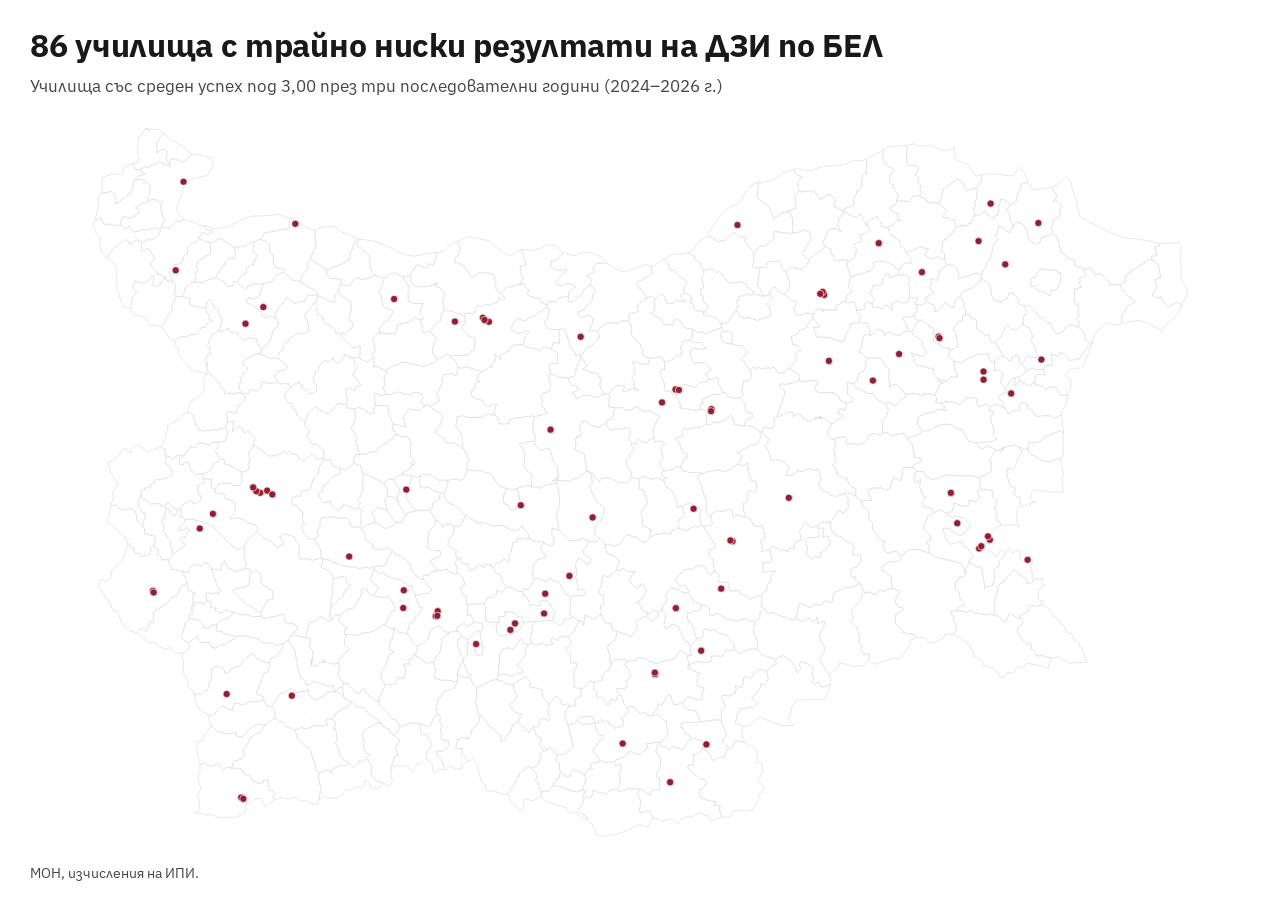
<file: graphic/index.html>
<!doctype html>
<html lang="bg"><head><meta charset="utf-8"><meta name="viewport" content="width=device-width,initial-scale=1"><title>86 училища с трайно ниски резултати на ДЗИ по БЕЛ</title><link rel="stylesheet" href="map.css?v=2"></head><body><figure id="graphic"><header><h1>86 училища с трайно ниски резултати на ДЗИ по БЕЛ</h1><p class="subtitle">Училища със среден успех под 3,00 през три последователни години (2024–2026 г.)</p></header><div id="map-area"><svg id="school-map" viewBox="0 0 1200 730" aria-label="Карта на България с 86 училища. Увеличаване с двойно натискане или жест с два пръста. Изберете училище за неговия адрес и успех през 2026 г." tabindex="0"><g id="map-layer"><path class="municipality" d="M334.28,641.96L334.63,643.11L335.14,643.57L336.01,647.27L334.63,653.72L337.39,655.57L338.42,656.95L340.5,659.71L347.23,661.56L345.5,663.86L340.84,667.78L334.28,665.47L333.42,662.48L332.38,660.64L328.41,658.79L328.24,663.17L325.13,665.47L319.26,665.47L315.11,668.47L309.76,668.24L306.31,673.99L302.51,676.3L291.12,676.07L287.83,674.46L283.35,678.37L285.24,667.09L285.42,664.78L284.38,663.4L283.17,656.26L283.52,651.88L290.77,648.19L296.12,651.42L295.78,648.42L301.99,645.19L303.03,645.19L305.45,643.57L305.62,643.34L309.42,645.19L309.76,644.27L312.18,642.42L313.22,642.42L313.39,642.42L315.11,643.34L317.36,646.11L319.26,644.27L323.4,641.04L323.57,639.19L326.16,640.58L330.65,637.11L332.9,640.34Z"/><path class="municipality" d="M457.73,299.09L456.52,298.85L456.35,295.31L456.52,295.31L456.69,294.36L456.69,293.18L457.21,291.29L457.21,290.82L458.59,289.88L458.59,289.64L459.11,288.46L457.9,288.46L456.87,289.64L454.79,288.46L451.34,290.11L449.79,290.35L446.33,287.75L445.13,286.57L445.64,284.91L442.88,283.97L442.88,283.73L440.46,283.73L440.46,283.49L439.26,283.49L439.08,283.49L438.91,283.02L438.22,281.84L436.49,281.13L434.59,280.66L433.56,278.53L433.39,278.53L434.25,274.51L434.25,274.27L436.49,273.09L436.67,273.09L436.84,272.85L436.84,272.61L436.32,272.61L436.32,272.38L437.53,271.19L437.18,268.59L438.39,266.46L441.15,266.46L441.5,265.99L441.33,265.99L441.15,265.51L440.98,264.8L440.29,264.57L440.29,264.8L439.43,264.33L439.43,264.09L439.26,263.15L439.43,262.91L439.43,263.15L440.12,261.96L440.29,259.6L440.29,259.36L443.23,256.99L443.23,256.75L443.92,255.81L447.03,254.62L447.2,254.62L449.79,252.73L452.55,251.31L454.45,251.31L453.07,250.59L453.07,250.36L454.62,247.75L457.38,244.67L456.87,238.03L462.05,244.2L462.22,244.2L462.22,240.16L472.06,234L472.23,231.86L474.48,229.96L484.15,229.02L484.32,229.02L484.66,229.25L485.01,229.49L487.95,232.1L499.34,233.76L500.2,235.66L504.87,231.63L512.81,233.76L513.84,234L519.02,238.03L518.85,248.22L511.77,247.99L511.6,247.99L510.74,248.7L510.56,248.7L511.25,250.59L511.25,252.73L510.56,252.96L511.25,253.91L510.56,254.86L511.25,254.62L511.43,254.62L511.6,254.62L511.77,255.1L511.6,255.1L511.43,257.23L511.6,257.23L511.77,257.46L511.94,257.7L512.12,258.17L512.29,258.17L512.29,258.41L512.12,258.89L509.35,259.6L509.35,259.83L509.53,260.07L509.35,260.31L509.18,260.31L509.35,260.78L509.53,260.78L509.87,261.02L510.39,261.02L510.56,261.02L510.56,261.25L510.39,263.86L510.22,263.86L512.12,267.17L511.08,274.98L511.08,275.22L506.25,276.87L506.25,277.11L505.9,277.11L505.56,277.35L505.73,277.11L504.35,277.11L502.62,279.47L504,285.86L504,286.09L503.83,286.09L503.48,287.04L503.31,287.04L502.79,288.22L505.9,292.47L505.73,292.47L507.11,295.31L507.11,295.55L507.28,295.55L508.49,296.02L507.28,297.2L504.87,298.14L505.04,298.14L503.14,299.09L501.24,299.09L499,299.56L495.71,300.27L493.99,299.56L493.82,299.56L493.47,299.56L492.61,300.27L491.23,300.27L489.84,300.03L476.72,302.16L474.82,302.39L473.96,302.16L473.44,302.16L473.27,302.16L473.1,301.92L472.23,302.87L471.89,303.1L471.37,305.46L471.2,305.46L471.02,305.7L471.2,305.7L471.37,306.88L465.5,307.82L463.26,307.59L461.18,307.35L459.46,301.69Z"/><path class="municipality" d="M1009.37,84.96L1007.64,87.84L1009.72,86.88L1016.28,92.39L1014.21,95.27L1013.69,102.45L1007.3,106.76L1007.13,110.11L1005.75,112.26L1004.88,113.22L1007.13,119.2L1003.85,121.35L995.56,123.98L994.01,129.24L991.76,130.19L989.86,130.43L983.47,126.37L981.75,118.24L980.54,115.61L977.95,111.54L977.26,110.83L972.25,108.67L972.08,108.43L969.66,110.35L969.49,110.35L968.11,112.5L965.34,109.15L965.52,108.19L963.96,102.21L964.48,100.77L963.27,99.34L963.27,98.14L961.2,97.18L964.48,92.39L964.65,92.39L964.83,92.15L965,91.91L971.04,87.6L971.04,85.68L971.9,82.32L972.08,79.45L975.01,77.77L974.84,77.77L975.88,71.05L982.26,69.13L987.1,76.57L987.27,76.57L992.62,76.09L1003.5,74.65L1005.92,74.41L1011.62,83.76Z"/><path class="municipality" d="M804.6,360.83L804.77,364.12L808.05,368.82L812.89,371.41L812.71,372.11L812.89,373.76L812.89,378.22L812.71,378.22L804.77,375.4L802.18,376.81L802.01,376.81L800.46,376.11L800.46,376.34L800.11,376.34L798.9,377.52L798.21,377.75L796.31,377.52L795.28,377.75L794.41,378.93L791.13,378.69L787.33,377.75L786.82,375.87L785.09,374.93L784.92,374.93L783.71,374.46L783.36,374.46L782.67,374.23L781.64,374.46L778.18,372.35L775.94,364.59L777.84,363.18L778.7,362.95L775.94,352.6L773,352.6L771.62,352.6L771.45,352.83L771.28,352.83L764.54,351.66L759.71,354.48L758.85,354.48L754.36,353.07L754.87,353.77L753.67,355.66L749.52,358.48L743.65,358.01L747.28,351.19L743.48,346.01L738.3,343.18L728.63,343.18L728.98,340.36L725.18,331.88L723.8,329.05L723.8,328.81L723.97,326.93L725.52,325.75L725.35,325.75L726.9,322.69L726.9,322.45L725.87,321.27L721.9,318.2L720.17,315.37L720.17,315.14L720.34,315.14L721.9,310.42L723.8,310.42L725.35,311.36L725.52,311.36L729.67,312.07L732.08,308.77L732.08,308.53L731.91,301.69L732.08,301.69L735.88,300.51L736.05,300.27L741.06,298.38L744,296.73L744,296.49L744.34,296.02L747.8,295.55L747.97,295.55L751.59,296.96L751.42,298.14L750.73,300.03L755.39,297.2L759.36,298.38L759.54,298.38L759.88,299.32L759.71,299.56L760.05,300.27L759.88,300.27L760.74,301.21L760.74,301.45L760.57,301.45L760.57,301.69L760.74,301.69L760.92,301.92L761.78,302.39L762.47,302.63L762.64,302.39L762.82,302.63L762.47,302.63L762.47,302.87L762.64,302.87L762.82,302.87L766.1,304.99L770.41,303.57L770.93,303.57L771.1,303.57L773.35,302.87L773,301.45L773,300.74L773.18,300.74L773.52,300.27L773.52,300.51L773.69,300.27L773.69,301.45L773.87,301.69L774.21,301.45L776.28,302.16L776.28,302.39L776.46,302.16L776.46,300.74L776.28,300.74L776.28,300.51L776.46,300.51L777.32,300.27L777.49,300.27L778.53,300.03L778.7,301.45L778.18,301.21L777.84,301.21L778.01,301.45L778.01,301.69L778.01,301.92L778.36,301.92L778.53,301.92L778.53,301.69L778.87,301.45L779.39,302.16L779.39,302.39L779.56,302.16L779.91,302.16L779.91,301.69L780.08,301.69L781.12,301.45L781.29,301.45L782.67,302.63L783.71,303.34L789.23,307.35L789.06,307.35L788.89,307.59L788.02,309.71L787.85,309.71L787.68,309.95L785.26,315.14L785.43,319.15L785.95,319.86L786.99,321.27L791.3,322.92L791.48,322.92L793.55,325.99L790.96,331.88L793.55,344.6L789.41,347.66L792.69,350.24L792.86,350.72L792.51,351.42L794.59,356.13L794.41,356.13L794.07,355.66L793.89,355.42L793.89,357.07L794.24,357.07L802.18,361.54ZM777.32,300.98L777.15,300.74L777.15,300.98ZM776.97,300.98L777.15,300.74L776.97,300.74Z"/><path class="municipality" d="M313.91,530.34L310.8,531.96L310.8,532.2L308.21,534.29L306.83,535.68L306.48,537.08L303.55,538.93L303.37,539.17L302.68,543.58L302.68,543.81L296.99,544.28L296.12,543.81L294.22,543.81L293.01,542.42L287.32,542.88L287.14,542.65L286.28,541.49L281.45,545.9L279.03,546.37L278.86,546.37L275.92,545.9L275.58,545.44L276.27,544.74L276.27,544.51L275.75,544.51L275.75,544.28L275.92,544.28L275.92,544.04L275.75,544.04L275.75,543.58L275.75,541.26L275.92,541.03L275.92,542.19L275.92,542.42L276.09,542.42L275.92,542.88L275.92,544.04L276.09,544.28L276.27,544.51L276.44,544.51L277.48,533.59L277.13,530.8L273.5,526.15L274.54,524.06L274.71,524.06L275.06,523.59L274.71,518.94L270.22,518.24L271.43,513.12L273.85,503.11L280.93,501.95L284.38,497.52L289.39,498.69L292.5,502.18L297.5,499.62L299.92,495.43L304.76,496.13L302.86,501.72L311.83,508.93L308.55,509.87L309.24,515.22L309.76,518.48L308.38,519.64L308.9,525.69L309.76,526.62L309.93,526.62L311.49,527.31L311.66,527.31L313.73,528.94ZM287.32,541.03L288.01,541.95L288.18,541.95L288.35,541.95L288.87,541.03L288.7,541.03L287.66,539.63L287.49,539.63ZM275.92,544.51L276.09,544.28L275.92,544.28ZM276.09,540.79L276.44,538.93L276.44,538.7L276.44,538.47L276.61,538.47L276.61,538.7L276.61,538.93Z"/><path class="municipality" d="M531.8,628.34L533.87,626.03L532.15,615.87L531.97,615.87L530.94,613.09L532.15,611.94L530.07,611.24L530.42,609.62L528.69,603.61L534.74,602.92L537.5,599.91L539.22,600.37L541.47,602.92L541.47,603.15L547.68,603.15L547.86,603.15L552.52,602.92L555.63,601.53L556.14,606.39L558.22,611.71L560.81,614.71L563.22,613.79L563.22,614.02L563.57,614.48L564.09,616.56L563.57,618.18L561.15,619.1L560.63,619.1L559.43,620.72L557.87,623.72L557.35,625.11L557.35,625.34L557.35,625.57L556.84,625.57L554.94,626.72L555.11,626.96L554.94,626.96L554.94,627.19L553.9,628.34L554.07,631.11L557.7,635.04L557.87,635.04L558.04,635.04L558.73,635.04L559.94,638.73L559.25,641.04L555.11,641.27L555.11,641.5L552.17,642.42L551.14,644.96L553.04,647.5L553.21,647.5L553.38,648.19L550.45,647.96L549.24,647.96L549.07,647.96L545.09,653.72L542.5,652.57L542.33,652.57L540.61,650.49L538.53,649.8L534.22,648.19L533.01,649.34L531.63,651.88L531.11,654.64L531.11,654.87L530.94,654.87L525.93,654.87L525.41,652.57L525.41,652.34L523.34,651.19L522.3,650.26L522.13,650.26L521.61,648.88L521.27,648.65L520.58,648.19L520.75,646.57L520.58,642.42L520.58,641.73L516.61,638.5L517.12,638.04L517.3,638.04L517.81,637.58L517.47,635.04L517.47,634.81L518.16,634.11L518.33,633.88L519.89,633.65L521.27,632.96L524.38,633.42L525.41,633.19L527.83,631.57L527.66,630.88Z"/><path class="municipality" d="M978.98,286.8L976.05,286.57L974.15,288.46L974.32,288.46L974.49,288.93L973.8,288.93L974.84,291.29L974.84,291.53L974.67,291.53L974.67,291.29L973.98,294.6L973.8,294.6L968.62,294.13L962.93,297.67L960.51,292L957.57,291.53L957.06,291.29L957.57,290.35L958.96,287.28L953.26,281.84L955.16,279.24L961.2,275.45L959.82,272.38L965.69,264.33L969.49,261.73L970.01,261.73L969.31,270.01L973.63,265.99L974.32,263.62L976.74,266.93L976.91,266.93L985.2,270.01L987.44,266.46L987.44,266.7L987.62,266.7L989.17,268.59L996.08,270.01L996.25,270.01L999.88,273.56L1000.05,273.56L1003.5,271.19L1008.68,270.96L1010.41,272.61L1010.58,272.85L1011.27,273.8L1011.27,274.03L1012.13,275.45L1014.55,279L1014.72,279L1021.46,279L1021.63,279L1019.73,289.4L1015.59,294.6L1015.76,298.62L1009.72,301.21L1007.99,301.69L1004.71,299.56L1004.36,299.56L999.36,299.56L998.49,299.32L992.45,300.27L988.83,299.09L986.93,295.07L982.09,291.29L981.23,287.51L980.02,287.04Z"/><path class="municipality" d="M648.52,694.24L640.75,696.08L637.98,701.83L634.88,698.38L634.7,698.38L630.39,696.77L629.35,697L628.49,697L621.93,699.07L617.61,696.54L613.12,696.31L612.95,696.31L612.26,695.62L612.78,695.39L612.78,695.16L612.6,695.16L612.09,694.01L611.91,694.01L609.5,691.48L610.01,689.87L609.67,689.41L608.63,689.18L608.29,689.41L606.56,689.18L605.7,690.1L600.52,690.56L600.35,690.56L600.35,690.33L600.35,689.64L598.96,689.64L600.35,683.66L600.69,682.74L600.17,679.98L601.21,679.29L600,678.14L597.76,673.53L597.93,673.53L598.1,673.3L597.93,673.07L597.76,672.61L597.41,671.46L597.93,671.23L600.17,667.78L604.66,669.39L608.11,672.61L611.22,673.3L610.36,671.23L610.36,671L610.36,669.62L610.88,669.39L611.05,669.39L613.81,668.24L614.85,668.01L615.02,668.01L618.47,668.47L618.99,668.47L618.99,668.24L619.51,664.78L619.17,658.56L619.34,658.33L619.51,656.95L618.3,657.64L617.27,655.8L616.06,655.1L616.06,654.87L616.4,654.41L616.4,654.18L616.4,653.72L616.75,650.49L619.17,648.42L619.68,645.65L620.2,644.96L620.37,637.34L618.3,633.65L615.54,630.88L615.37,630.88L618.13,621.41L620.72,621.18L620.37,625.11L627.11,626.26L627.45,628.34L628.32,628.8L632.63,625.34L638.33,627.42L638.33,626.96L640.4,628.57L644.37,626.26L645.75,622.57L645.93,622.57L647.65,619.56L650.24,617.71L650.42,617.71L651.11,618.64L653.7,617.02L656.98,619.1L657.15,619.1L659.91,619.33L661.12,619.79L661.81,627.88L661.47,628.34L661.12,629.26L660.95,629.26L654.73,633.88L654.39,634.34L653.01,633.88L652.83,633.88L652.49,643.57L652.49,643.81L652.14,644.73L650.93,644.27L648.17,643.81L648.17,643.57L647.14,645.42L648.34,647.5L653.7,652.57L659.05,657.41L659.22,657.41L662.85,657.64L663.02,657.64L666.65,661.1L664.92,662.48L664.57,663.17L664.23,663.86L664.06,664.78L663.88,664.78L661.29,667.78L659.05,667.55L658.7,668.01L658.7,674.23L660.08,674.92L660.26,674.92L660.26,675.61L666.82,678.6L667.68,678.37L667.85,678.37L673.72,679.75L675.28,679.98L675.28,680.21L672.86,683.43L679.77,683.89L677.87,686.19L680.8,695.16L680.63,695.39L680.46,695.39L669.41,699.07L667.51,693.55L665.09,693.78L658.36,690.56L654.91,692.4L650.93,695.16Z"/><path class="municipality" d="M515.92,258.17L515.74,258.41L519.02,261.25L529.9,261.96L530.42,266.22L534.04,269.54L534.22,269.54L535.77,269.77L539.92,272.61L537.84,274.74L537.67,274.74L535.6,275.69L532.84,276.64L536.63,279.24L536.63,281.6L538.19,283.02L538.36,283.02L539.4,282.07L539.57,281.37L540.43,281.13L540.61,281.13L543.37,279.47L545.27,279.47L550.62,279.24L550.62,279L555.28,281.37L557.35,280.66L558.56,280.66L557.53,280.66L560.98,279.95L560.98,280.18L565.12,278.05L565.3,278.05L566.16,278.05L567.02,277.58L568.23,277.58L568.75,278.05L568.58,278.76L569.78,279.95L569.78,280.18L569.96,280.18L569.44,287.98L569.27,289.88L569.27,290.58L569.44,290.58L576.86,291.53L574.1,293.89L574.45,299.09L572.55,300.51L571.86,302.16L571.51,303.1L571.51,303.34L567.71,303.57L567.54,305.23L567.37,306.64L566.85,308.06L566.68,308.06L566.68,307.82L563.91,307.59L561.84,309.48L560.29,310.66L555.63,310.18L554.42,310.42L554.25,310.18L552.52,309.24L546.13,304.52L545.44,305.23L543.2,304.75L543.02,304.75L541.81,307.59L541.99,307.59L541.64,308.3L541.47,308.77L540.61,308.77L540.61,308.53L540.26,308.77L540.09,308.77L539.74,308.77L540.95,311.84L541.47,314.19L542.33,316.55L542.85,316.32L540.26,320.33L539.92,320.33L539.92,320.09L538.88,319.62L538.88,319.38L538.02,319.62L538.02,321.03L537.84,321.03L537.84,321.27L537.5,322.21L535.6,322.45L535.43,322.69L535.94,323.16L535.94,323.39L535.94,323.63L537.15,326.46L536.81,327.16L536.81,327.64L536.81,328.34L535.94,333.29L542.33,335.65L542.5,335.65L545.27,337.3L545.27,337.53L547.51,353.54L547.68,353.54L547.68,353.77L540.09,360.6L536.81,361.07L531.63,363.42L531.11,363.89L530.94,364.12L528.69,363.89L519.37,363.18L519.37,362.01L519.54,361.77L519.37,358.95L518.16,349.07L516.26,347.42L515.4,346.24L513.15,341.53L513.15,338.47L511.25,332.82L511.08,332.82L510.91,332.82L506.59,331.41L506.07,331.88L505.04,332.58L505.04,332.82L501.07,333.76L500.72,333.06L496.75,328.34L496.06,325.75L496.06,324.81L496.23,324.81L496.06,324.57L497.1,321.74L496.75,318.91L496.75,318.68L494.51,316.79L494.68,315.37L494.33,312.31L494.85,310.42L494.68,308.53L494.68,308.3L494.68,308.06L494.51,306.64L495.71,301.21L495.71,300.51L495.71,300.27L499,299.56L501.24,299.09L503.14,299.09L505.04,298.14L504.87,298.14L507.28,297.2L508.49,296.02L507.28,295.55L507.11,295.55L507.11,295.31L505.73,292.47L505.9,292.47L502.79,288.22L503.31,287.04L503.48,287.04L503.83,286.09L504,286.09L504,285.86L502.62,279.47L504.35,277.11L505.73,277.11L505.56,277.35L505.9,277.11L506.25,277.11L506.25,276.87L511.08,275.22L511.08,274.98L512.12,267.17L510.22,263.86L510.39,263.86L510.56,261.25L510.56,261.02L510.39,261.02L509.87,261.02L509.53,260.78L509.35,260.78L509.18,260.31L509.35,260.31L509.53,260.07L509.35,259.83L509.35,259.6L512.12,258.89L512.29,258.41L515.05,258.89Z"/><path class="municipality" d="M578.07,668.47L579.63,669.62L585.67,668.7L585.84,667.55L588.09,666.86L588.26,666.86L593.78,667.55L593.96,667.32L599.65,666.86L599.83,667.09L600,667.09L600.17,667.78L597.93,671.23L597.41,671.46L597.76,672.61L597.93,673.07L598.1,673.3L597.93,673.53L597.76,673.53L600,678.14L601.21,679.29L600.17,679.98L600.69,682.74L600.35,683.66L598.96,689.64L600.35,689.64L600.35,690.33L600.35,690.56L600.52,690.56L605.7,690.1L606.56,689.18L608.29,689.41L608.63,689.18L609.67,689.41L610.01,689.87L609.5,691.48L611.91,694.01L612.09,694.01L612.6,695.16L612.78,695.16L612.78,695.39L612.26,695.62L612.95,696.31L610.88,697.69L609.84,700.68L609.15,702.06L608.63,705.04L598.45,702.74L591.37,705.5L590.85,707.8L588.09,708.03L583.94,709.64L575.83,711.93L571.17,712.85L568.06,712.62L567.89,712.62L564.43,714L556.84,712.16L555.45,708.03L555.63,707.57L552.86,701.83L548.03,698.15L547.68,697.69L547.86,695.62L546.13,693.55L541.12,690.79L539.05,688.72L539.74,686.65L541.12,685.5L541.3,684.81L541.47,684.58L542.85,682.51L544.23,679.29L544.23,677.91L545.44,677.22L545.96,676.07L546.13,676.07L547.17,674.46L547.34,674.46L548.72,675.61L550.79,675.61L551.66,675.38L551.83,675.38L552.17,674.92L552,674.92L552,674.46L552.86,673.3L553.73,671.69L553.56,668.7L554.59,668.47L554.59,668.24L557.87,670.54L559.08,670.54L559.25,670.54L559.43,670.54L559.6,670.54L562.19,671L566.85,672.15L568.4,671L568.58,670.77L569.78,668.7L573.76,667.78L574.1,667.78L576.69,667.78L577.55,667.78Z"/><path class="municipality" d="M177.51,527.31L181.13,528.48L184.93,526.85L186.83,525.22L187,525.22L192.01,524.29L197.53,520.34L197.71,520.34L198.57,520.1L200.99,519.17L202.54,517.08L206.51,516.15L210.31,516.85L214.11,517.31L224.64,519.64L226.71,522.66L238.8,524.06L241.91,525.92L247.95,524.06L247.78,528.94L241.91,536.15L240.01,538.01L236.73,538.01L234.66,543.58L222.74,539.4L219.98,535.22L217.56,534.06L217.39,534.06L217.22,534.06L211,539.17L210.14,539.86L209.97,539.86L205.3,545.9L205.3,546.13L203.06,547.06L202.89,547.06L197.88,548.46L194.77,552.64L190.8,553.56L190.8,553.1L190.8,552.87L189.42,548.46L186.66,547.06L186.66,547.3L182,546.83L180.27,547.3L177.51,549.15L177.51,549.39L177.51,549.62L177.51,554.03L177.85,559.13L177.85,559.36L175.43,562.61L174.92,565.4L173.88,569.34L173.36,570.27L170.77,570.73L167.49,573.74L167.49,573.97L167.49,574.21L166.28,573.97L165.25,574.67L164.04,573.97L160.59,573.74L158.69,569.8L154.37,566.56L154.37,563.08L152.64,556.81L149.71,553.1L149.88,543.35L148.5,533.13L153.51,531.03L153.68,531.03L155.58,527.31L156.27,527.08L156.44,526.85L156.44,526.62L154.2,523.13L164.04,516.61L164.21,517.08L164.21,517.31L164.38,518.01L164.38,518.94L167.66,522.9L176.3,522.66L176.3,523.83Z"/><path class="municipality" d="M914.76,387.14L908.71,385.5L909.58,389.02L907.85,393.48L902.67,395.59L900.6,395.36L900.42,395.36L899.04,393.48L895.07,392.54L890.41,394.89L889.89,395.36L886.78,390.67L880.91,389.96L878.15,388.32L879.01,387.38L878.84,387.14L878.67,387.14L878.5,386.91L878.32,386.68L878.5,385.97L878.5,385.74L880.22,382.21L881.95,379.4L878.84,378.46L875.56,369.76L876.77,361.77L876.77,361.54L874.53,363.89L873.49,366.47L870.73,362.71L870.55,362.71L869.17,360.83L869.69,360.36L872.63,354.24L874.7,354.48L875.56,354.48L879.36,354.48L879.53,354.48L882.12,359.65L882.3,359.65L886.09,361.54L887.82,362.24L891.96,361.3L894.21,361.3L894.21,361.07L897.66,358.95L898.01,358.95L898.01,359.18L899.39,359.18L900.08,358.71L901.29,357.3L901.46,357.3L901.63,357.54L901.81,357.54L908.02,358.24L914.24,358.71L916.48,358.48L918.04,358.01L921.14,358.71L921.32,358.95L926.15,358.24L926.32,358.24L926.32,358.48L935.3,360.6L935.13,362.48L935.47,364.59L935.65,365.06L934.61,368.12L934.61,369.06L936.68,371.88L933.23,373.05L933.06,374.46L932.88,374.46L932.71,375.17L935.3,379.16L935.47,379.4L933.57,381.74L933.4,381.74L931.5,383.39L930.12,384.56L929.26,384.09L924.6,382.68L924.42,382.92L924.42,384.56L924.42,385.03L924.42,385.27L923.39,388.08L915.27,388.55L915.1,388.55Z"/><path class="municipality" d="M340.15,477.71L348.44,478.64L351.37,477.24L356.03,483.07L357.93,486.57L357.76,486.57L357.93,487.27L358.11,490.53L358.28,491.7L355.17,492.86L349.13,504.74L347.4,505.44L335.83,512.43L330.48,513.36L327.03,513.82L325.3,514.75L325.13,514.75L322.02,516.61L321.85,516.61L316.32,514.99L309.24,515.22L308.55,509.87L311.83,508.93L302.86,501.72L304.76,496.13L310.28,490.53L316.67,489.37L322.88,480.27L324.27,477.24L325.82,474.21L325.47,473.04L325.3,473.04L324.78,472.11L324.78,471.64L329.96,469.54L331.17,471.64L332.73,474.91L332.9,474.91L337.21,476.31L337.39,476.31L337.56,476.31L337.73,476.31L339.8,477.71L339.98,477.71Z"/><path class="municipality" d="M162.49,64.81L158.69,66.01L152.3,68.65L147.64,81.85L143.49,93.35L143.67,96.7L146.08,101.73L146.26,101.73L150.74,106.04L145.56,108.19L144.7,107.72L142.28,108.19L142.28,108.43L137.97,112.5L136.24,114.41L136.07,114.65L128.47,113.46L128.3,110.83L128.99,109.87L130.54,108.43L130.54,108.19L132.1,105.56L131.23,105.08L131.06,105.08L128.99,102.45L128.82,102.45L128.82,102.21L128.3,98.62L128.13,98.62L128.13,97.42L127.09,93.83L127.26,93.83L127.61,92.15L128.3,91.91L128.64,89.04L126.23,88.56L125.36,88.56L125.36,88.32L122.6,86.4L122.43,86.4L118.98,85.92L117.42,87.36L117.25,87.36L117.08,87.12L117.08,86.88L115.87,86.88L113.62,84L113.8,84L117.08,80.17L116.73,79.45L116.56,78.25L116.39,78.25L115.69,77.05L116.39,76.57L116.39,75.85L116.9,75.37L116.9,75.13L116.21,74.89L117.25,74.17L118.28,73.69L118.28,73.45L117.25,72.25L116.39,71.77L112.24,68.65L110.69,67.93L109.13,66.73L107.58,66.49L101.88,66.97L106.89,62.41L111.9,61.45L112.07,61.45L112.24,60.97L107.23,59.05L109.13,55.93L111.72,54.01L114.83,54.97L121.39,51.12L121.57,51.12L125.19,50.16L126.92,48.96L129.51,49.68L129.16,50.4L129.68,51.84L131.58,50.64L132.62,51.84L134.34,52.32L134.34,52.56L134.51,52.56L134.69,52.56L135.03,52.81L135.21,53.05L136.07,53.77L136.24,53.77L136.24,53.53L136.41,52.32L136.41,52.08L136.76,47.04L141.77,46.08L145.56,48L151.26,49.44L154.2,44.39L157.65,42.95L158.17,41.51L171.98,43.43L177.33,46.08L179.23,51.84L177.85,54.97L173.19,62.65Z"/><path class="municipality" d="M1005.92,238.74L1006.09,246.57L1006.26,249.88L1001.08,249.65L997.8,252.96L991.42,254.62L987.62,252.49L984.68,252.96L981.75,255.57L976.57,248.22L976.57,247.99L982.09,239.69L985.37,241.82L987.1,242.3L988.48,241.82L989.52,242.3L991.93,241.35L991.42,238.5L991.24,238.5L990.38,235.66L990.21,233.76L988.83,233.52L988.83,232.81L988.13,229.49L984.51,225.93L987.27,222.13L983.82,212.63L983.65,212.63L977.6,210.02L978.12,205.98L978.12,201.7L980.88,196.23L978.64,191.23L983.13,190.28L983.3,190.28L987.1,193.85L987.27,193.85L993.31,201.94L995.73,202.65L995.9,202.65L997.46,203.84L997.46,204.08L1001.08,208.12L1005.06,208.35L1007.13,214.29L1011.1,218.81L1017.14,216.43L1017.83,215.96L1017.66,215.72L1017.49,215.48L1019.73,212.63L1019.9,212.63L1023.87,209.07L1032.34,211.92L1032.34,212.16L1036.31,215.24L1038.55,220.23L1038.38,223.32L1044.25,228.54L1046.15,224.74L1046.49,224.74L1045.63,228.54L1045.63,228.78L1044.42,230.68L1039.76,233.52L1039.59,233.52L1033.37,243.25L1027.67,244.43L1023.18,244.91L1020.25,240.64L1014.9,236.84L1013.86,239.93L1012.31,241.11L1012.13,241.11L1009.03,239.69Z"/><path class="municipality" d="M518.68,683.2L507.97,679.98L502.45,675.15L502.62,672.61L502.45,671.46L502.45,671L502.79,670.31L505.38,669.62L505.56,669.62L510.39,669.16L510.05,668.7L512.46,666.4L512.64,665.7L512.81,665.47L512.98,665.47L514.53,663.86L515.23,664.32L515.57,664.09L515.74,664.09L519.2,665.01L519.37,665.01L521.79,665.01L521.79,665.24L522.99,665.93L523.17,665.93L527.14,667.09L532.15,668.93L533.7,669.39L533.87,669.62L534.04,669.62L534.22,669.62L534.56,670.08L534.56,669.85L535.25,669.62L538.02,670.31L538.19,670.31L542.16,668.7L545.27,668.24L546.99,668.7L545.79,671.23L543.71,673.76L543.2,674.92L543.2,676.07L543.89,676.3L543.89,677.22L544.23,677.91L544.23,679.29L542.85,682.51L541.47,684.58L541.3,684.81L541.12,685.5L539.74,686.65L539.05,688.72L541.12,690.79L546.13,693.55L547.86,695.62L547.68,697.69L545.09,697.23L538.02,692.63L538.53,690.33L535.43,690.79L535.25,691.02L530.94,691.02L527.83,686.19Z"/><path class="municipality" d="M580.32,662.48L579.97,662.71L579.8,663.86L578.42,666.86L578.25,667.09L577.55,667.78L576.69,667.78L574.1,667.78L573.76,667.78L569.78,668.7L568.58,670.77L568.4,671L566.85,672.15L562.19,671L559.6,670.54L559.43,670.54L559.25,670.54L559.08,670.54L557.87,670.54L554.59,668.24L554.59,668.47L553.56,668.7L553.73,671.69L552.86,673.3L552,674.46L552,674.92L552.17,674.92L551.83,675.38L551.66,675.38L550.79,675.61L548.72,675.61L547.34,674.46L547.17,674.46L546.13,676.07L545.96,676.07L545.44,677.22L544.23,677.91L543.89,677.22L543.89,676.3L543.2,676.07L543.2,674.92L543.71,673.76L545.79,671.23L546.99,668.7L545.27,668.24L542.16,668.7L542.16,668.47L542.85,667.55L543.02,667.55L543.2,667.09L543.89,665.24L544.06,665.24L545.79,660.41L546.13,659.48L546.3,658.56L546.48,657.64L546.65,657.64L545.61,654.18L545.61,653.95L545.09,653.72L549.07,647.96L549.24,647.96L550.45,647.96L553.38,648.19L553.21,647.5L553.04,647.5L551.14,644.96L552.17,642.42L555.11,641.5L555.11,641.27L559.25,641.04L559.94,638.73L563.05,640.11L566.16,641.5L566.33,641.5L568.75,640.81L573.41,640.58L573.76,640.81L573.76,641.04L575.66,643.11L575.66,643.81L575.83,643.81L576.17,644.73L580.66,642.42L580.66,642.65L581.53,645.88L581.87,647.03L581.87,647.27L581.87,647.96L579.63,650.72L579.45,651.65L579.45,651.88L580.14,653.72L579.97,654.18L579.97,654.41L580.14,655.8L579.97,656.72L580.49,658.79L580.32,658.56L580.32,660.87L580.49,662.25Z"/><path class="municipality" d="M783.71,222.37L783.54,221.66L786.47,222.13L793.03,224.51L800.97,226.64L803.56,216.91L805.46,215.48L807.19,213.11L807.19,208.35L809.61,208.83L815.3,207.4L815.48,206.93L820.14,208.59L820.48,208.59L824.11,207.4L824.97,210.26L827.22,216.67L826.35,219.99L825.49,219.28L820.83,219.99L819.45,222.61L820.66,222.61L819.28,224.51L818.41,232.81L817.38,233.05L815.65,236.61L817.89,237.32L819.79,239.93L821.52,240.64L823.42,242.77L822.38,250.83L820.48,255.57L820.31,255.81L820.14,256.04L816.51,256.99L813.92,263.62L815.13,264.09L811.33,267.88L803.74,266.7L804.94,272.61L804.43,278.29L805.46,278.29L810.12,282.31L809.78,285.38L809.78,285.62L804.43,286.33L803.91,287.04L799.25,285.15L796.66,283.97L796.66,282.07L792.86,277.58L791.3,277.58L790.96,277.58L790.96,276.64L788.2,276.4L787.33,277.11L787.51,276.4L784.05,277.11L783.88,277.11L781.98,276.4L780.25,276.4L778.87,276.64L774.04,275.93L774.04,275.45L773.69,275.45L771.97,272.61L771.97,272.38L775.59,266.7L772.31,264.09L764.2,265.99L764.2,265.75L764.2,264.8L762.13,266.22L761.95,266.22L761.61,266.22L761.44,266.22L757.12,264.57L756.95,263.62L756.77,263.38L756.77,263.15L757.12,262.91L757.12,262.67L757.12,262.44L757.29,262.2L756.95,261.49L756.95,259.6L756.77,259.6L756.26,259.12L756.08,259.12L753.67,256.28L752.63,256.04L750.9,256.28L749.18,253.44L747.28,252.49L747.62,252.02L748.31,250.59L752.46,246.57L752.63,246.57L752.97,245.85L752.97,245.62L754.87,242.06L751.94,238.74L756.08,235.66L758.67,234.71L758.85,234.47L754.87,230.68L755.74,230.2L750.38,229.49L749,221.18L749.18,221.18L756.08,218.33L756.26,218.33L756.26,217.15L756.43,216.67L756.6,216.67L756.6,216.43L756.77,216.43L756.77,216.2L756.95,215.96L756.95,215.72L758.67,214.77L762.99,213.58L762.99,213.34L765.41,210.26L765.23,209.54L769.9,203.84L771.79,204.08L777.32,212.39L770.93,212.39L773.52,218.33L773.52,221.42Z"/><path class="municipality" d="M162.14,330.93L165.59,325.75L166.8,325.99L175.78,328.34L175.78,328.11L179.92,325.04L183.89,325.51L184.59,329.29L184.76,329.52L181.3,334.23L185.79,341.3L187,342.01L179.92,347.42L177.16,352.13L174.05,354.72L173.88,354.72L174.05,354.95L173.02,355.66L168.7,356.36L168.36,357.07L164.56,356.36L162.31,358.01L162.14,357.77L161.97,357.77L161.62,357.3L159.38,354.95L157.31,353.54L156.79,353.77L156.61,353.07L156.96,352.13L156.96,351.66L155.58,349.77L155.58,349.3L155.92,347.89L154.89,346.01L155.06,345.3L152.64,345.77L151.26,344.83L149.71,347.89L149.71,348.13L146.26,347.42L145.74,342.71L145.91,342.48L147.29,341.06L148.5,338.94L150.4,339.18L152.64,334.7L154.2,334.47L155.92,332.58L156.27,329.52ZM145.74,342.48L145.74,342.71L145.56,342.48Z"/><path class="municipality" d="M596.89,191L598.96,196.47L588.78,199.56L589.3,201.22L588.95,204.55L589.12,204.55L588.43,205.98L581.35,206.22L578.76,208.35L568.06,207.88L562.19,211.21L557.87,215.96L549.76,215.96L550.62,213.58L551.66,211.44L553.56,206.45L553.38,202.65L548.55,200.51L547.34,200.75L541.81,202.89L539.22,200.27L538.53,196.94L544.92,195.04L546.82,192.19L553.04,185.28L553.04,179.81L556.14,176.47L551.31,170.76L551.66,164.56L546.82,161.46L554.59,158.12L554.76,158.12L553.73,153.11L556.84,149.54L566.85,148.58L567.37,148.82L575.66,154.31L583.08,157.17L589.3,156.22L604.66,150.49L610.7,151.92L612.26,159.08L607.94,162.18L600.69,166.47L596.89,166.94L598.1,172.43L598.1,172.66L603.45,176.95L606.39,183.62Z"/><path class="municipality" d="M922.7,112.26L917.34,112.02L918.55,111.3L916.83,112.02L917,112.98L913.03,112.74L912.68,113.7L911.99,114.18L911.3,113.7L909.75,105.56L908.02,107.24L906.64,107L905.43,104.84L898.18,103.65L901.63,98.62L902.15,96.46L895.07,90.71L895.07,90.47L896.97,84L897.49,80.89L898.87,76.09L910.44,67.93L910.61,67.93L913.03,66.01L919.76,70.81L919.59,75.13L919.76,75.13L921.49,77.77L921.83,77.77L930.64,74.89L932.02,76.57L933.06,77.29L931.85,80.41L931.85,80.65L932.37,85.44L929.78,88.8L930.47,89.75L930.81,92.87L928.74,94.55L929.26,95.03L929.26,95.27L928.91,96.46L928.74,96.46L928.74,96.7L930.29,101.25L926.5,110.11L926.5,109.63L923.73,110.35Z"/><path class="municipality" d="M399.72,507.3L393.33,511.03L393.16,511.03L392.98,511.73L391.26,519.17L390.22,520.57L385.73,523.83L381.76,525.92L381.07,526.62L376.24,524.06L374.16,519.17L370.37,514.29L370.54,513.59L372.61,504.51L377.96,501.48L377.1,498.92L383.49,494.26L383.14,493.8L383.31,493.8L385.56,488.43L385.56,488.2L382.45,488.43L382.28,485.4L378.31,478.17L378.65,476.07L382.11,476.07L383.31,475.84L386.25,475.14L392.81,473.97L392.98,473.51L394.71,471.17L389.7,465.8L390.22,465.1L388.15,462.54L386.08,460.67L386.08,460.43L386.42,458.8L386.59,456.23L387.11,456.23L388.67,456.7L388.67,456.93L389.53,457.16L389.53,456.93L391.95,456.46L395.92,452.96L400.41,452.26L400.06,451.32L400.58,451.56L404.21,452.02L407.49,450.62L409.56,450.62L411.29,452.72L418.88,455.76L419.57,453.66L419.75,454.13L424.93,458.33L427.51,464.87L426.31,466.04L427,467.21L423.03,468.84L425.79,476.31L428.55,476.77L429.59,485.4L429.93,485.4L430.28,496.13L433.56,496.13L436.67,503.11L430.28,507.07L427,504.28L420.61,506.84L421.13,507.07L421.13,506.84L421.47,507.07L418.54,509.4L419.75,511.96L413.53,512.66L413.36,512.66L410.59,513.36L406.97,511.96L401.96,506.14Z"/><path class="municipality" d="M970.18,371.17L968.62,376.11L968.62,376.34L971.04,378.69L971.21,378.93L974.67,379.63L974.49,385.03L977.26,389.02L976.05,389.02L975.01,389.73L974.32,389.02L974.15,389.02L973.8,389.26L971.73,392.31L971.39,402.86L972.6,405.91L973.11,406.61L973.29,407.08L973.46,407.08L973.46,407.32L974.15,408.26L974.49,408.72L974.15,408.96L973.8,409.19L973.46,409.19L972.94,409.19L972.6,408.49L969.66,406.61L967.42,406.61L967.24,406.61L967.07,406.61L966.9,406.61L966.03,407.55L965,407.08L963.79,406.38L963.62,406.38L963.1,406.38L961.37,407.32L955.85,408.02L955.68,408.02L955.33,407.79L954.81,404.04L949.98,401.69L952.22,399.35L949.63,389.02L949.46,388.79L949.63,388.79L951.7,387.61L951.01,383.15L947.39,378.46L947.91,373.99L945.49,373.05L945.32,373.05L944.97,373.05L936.68,371.88L934.61,369.06L934.61,368.12L935.65,365.06L935.47,364.59L935.13,362.48L935.3,360.6L936.86,358.95L937.03,359.18L938.06,359.18L946.18,354.01L946.18,350.48L946.18,350.24L946.01,349.3L946.01,348.83L945.83,348.83L945.83,348.6L946.01,347.89L946.52,345.77L946.18,345.07L946.01,345.54L945.83,345.77L945.66,345.54L945.49,344.83L945.49,344.36L945.14,344.83L943.93,343.18L944.11,342.95L944.28,342.95L944.28,342.71L945.14,342.95L945.32,342.95L945.32,342.71L945.32,342.48L945.83,341.77L946.18,340.59L950.67,333.29L953.43,333.53L955.68,333.76L955.85,334L956.19,334.47L956.19,334.23L956.37,334.23L956.54,334.23L956.54,333.76L957.06,333.53L956.54,332.35L956.71,332.35L956.88,332.11L957.06,332.35L957.06,332.11L956.88,331.88L956.88,332.11L956.54,332.35L956.19,332.11L956.37,330.93L956.71,331.41L956.71,331.64L956.88,331.64L957.23,331.64L957.23,332.11L957.57,332.35L958.09,332.11L958.26,332.35L958.44,332.11L958.26,332.11L958.09,332.11L957.75,331.41L957.75,331.64L957.4,331.64L957.23,331.41L957.75,330.7L958.09,330.7L960.16,330.46L960.16,330.23L967.24,328.34L969.49,328.58L970.87,328.81L971.04,328.81L973.63,329.99L973.63,330.23L975.36,333.53L976.05,334.47L976.22,334.47L976.39,335.65L973.46,339.42L971.04,345.77L970.7,346.95L970.52,348.13L970.7,348.6L966.55,352.13L961.89,351.42L961.89,357.77L964.31,366.71L963.96,367.65L966.03,369.29ZM956.71,334.23L956.88,334.23L956.88,334ZM957.4,332.35L957.23,332.11L957.23,332.35Z"/><path class="municipality" d="M543.37,420.21L541.3,421.84L530.76,423.02L523.17,415.05L519.71,412.01L519.71,407.55L518.33,402.39L517.64,396.06L519.89,389.96L519.71,389.96L519.71,389.49L520.75,384.33L520.58,381.98L519.2,370.23L517.99,366L517.99,365.77L514.19,363.89L514.19,363.65L513.67,363.42L513.5,363.18L513.67,363.18L513.67,363.42L514.53,363.18L515.74,362.48L516.78,363.18L518.16,363.42L517.99,363.65L519.2,363.65L519.37,363.42L519.2,363.42L519.37,363.18L528.69,363.89L530.94,364.12L531.11,363.89L531.63,363.42L536.81,361.07L540.09,360.6L547.68,353.77L552,357.3L552.17,357.3L553.21,366.47L550.1,368.59L550.1,368.82L553.9,377.52L554.42,377.28L554.59,377.28L555.45,381.28L559.94,386.21L564.09,389.02L564.26,389.02L564.43,389.02L564.43,389.49L564.43,389.73L564.78,390.43L564.78,393.01L564.78,395.36L562.53,399.58L561.84,402.86L557.01,406.85L557.01,407.08L554.76,414.11L556.84,417.63L560.29,420.21L557.01,423.72L551.14,423.48L549.76,423.48L546.99,422.08ZM519.37,362.01L519.2,362.01L517.64,361.77L517.47,361.77L516.61,362.24L516.78,361.07L517.99,360.6L518.33,360.6L519.02,359.42L519.2,359.18L519.37,358.95L519.54,361.77Z"/><path class="municipality" d="M646.62,540.1L648.52,541.49L646.96,547.99L647.48,548.46L649.03,548.46L652.49,550.55L652.49,550.78L658.7,553.1L658.7,553.33L658.53,553.33L658.19,555.19L656.63,555.88L656.63,556.81L656.29,564.7L656.46,564.7L656.98,565.86L663.37,567.71L661.12,574.44L661.64,578.84L656.8,579.77L652.83,578.38L646.96,576.06L646.96,576.29L641.96,583.47L638.5,583.24L637.81,584.17L632.98,584.17L632.98,583.94L632.8,583.94L629.87,574.44L626.42,576.29L623.31,582.08L621.93,584.17L617.61,583.71L617.78,586.72L615.88,589.73L615.19,588.8L612.78,591.81L613.29,593.89L613.12,594.59L610.01,595.74L610.01,595.51L609.32,594.82L608.29,594.36L608.11,594.36L608.11,594.59L607.94,594.59L606.91,594.59L606.56,594.36L606.39,594.36L606.04,593.66L605.87,592.74L605.87,592.5L603.8,591.58L600.52,593.43L600.35,593.43L599.83,592.97L595.86,588.11L594.82,587.18L594.65,587.18L594.47,586.95L590.68,586.02L590.33,586.02L589.12,586.25L587.05,587.18L585.67,586.02L584.63,584.86L583.6,581.62L583.42,581.62L583.42,581.16L581.53,575.13L580.14,574.9L578.42,572.35L576.69,568.18L585.15,568.64L585.32,568.64L587.74,564.7L585.67,560.99L588.26,559.6L590.85,554.72L587.05,547.06L587.05,546.6L583.94,545.21L583.94,544.97L587.57,541.26L593.27,541.03L596.37,540.1L597.24,538.01L600,537.77L606.56,538.93L606.56,539.17L606.73,539.17L608.29,541.49L610.01,541.95L611.4,541.95L615.71,543.81L624.34,541.03L628.49,540.79L635.05,538.24L635.22,537.54L635.39,536.61L635.57,536.61L638.68,532.2L640.4,530.1L642.13,531.96L647.48,535.45L647.31,536.38L647.31,537.08Z"/><path class="municipality" d="M844.14,297.43L844.14,297.2L843.45,295.78L845,294.6L842.76,288.22L842.93,287.98L843.27,286.8L845,285.62L845.35,285.62L851.04,289.64L857.26,283.73L861.92,280.42L861.58,278.29L861.75,278.29L869.17,277.11L877.46,279L880.05,279.71L880.22,279.71L880.22,279.47L880.57,277.11L882.64,277.82L886.78,277.58L886.78,277.35L890.24,279.71L892.31,281.13L892.48,281.13L892.48,284.91L890.76,285.86L893.35,287.04L894.55,286.09L896.63,286.09L896.63,286.33L896.63,286.57L898.87,286.57L897.83,288.69L898.01,288.93L899.56,290.35L899.73,290.35L900.77,291.06L900.6,291.06L899.22,292L899.04,292L901.81,294.36L902.32,294.36L902.32,294.6L901.81,294.6L901.81,294.36L899.73,294.13L893.69,293.18L888.68,296.73L884.37,296.25L876.77,299.32L874.53,300.98L874.35,302.39L873.49,307.59L878.32,314.9L878.5,314.9L877.98,315.14L877.81,316.32L872.63,318.91L864.34,321.27L863.13,322.45L862.44,320.8L859.85,316.55L859.68,316.55L847.42,319.38L847.07,319.38L844.48,316.08L839.48,316.79L838.79,312.31L839.13,311.36L839.48,310.18L838.61,304.99L843.27,298.62L843.27,298.38Z"/><path class="municipality" d="M847.76,458.56L848.63,469.77L844.66,470.24L841.2,472.57L835.68,471.41L833.61,475.61L832.05,475.61L826.18,473.27L821.69,474.44L818.41,468.61L817.55,464.87L817.03,464.64L812.02,461.37L812.02,457.86L809.61,459.03L807.19,455.29L808.23,450.85L812.2,448.28L812.89,449.22L817.72,443.14L817.55,440.33L817.38,440.1L817.38,437.06L817.2,437.06L810.12,437.06L810.12,436.82L809.26,433.08L811.33,428.63L808.92,425.12L808.57,424.42L802.7,423.95L801.84,421.84L800.63,420.67L799.42,419.74L798.56,418.57L793.2,418.1L791.65,414.11L789.58,414.82L787.16,406.61L787.68,403.57L792.17,398.88L795.45,392.54L800.8,395.59L805.46,389.49L804.94,385.03L804.94,380.1L800.11,376.34L800.46,376.34L800.46,376.11L802.01,376.81L802.18,376.81L804.77,375.4L812.71,378.22L812.89,378.22L813.58,380.57L817.89,383.15L820.14,389.49L823.07,391.37L824.8,393.25L824.8,393.48L825.84,397L824.8,400.75L825.84,401.22L829.46,405.68L828.94,411.07L832.92,415.29L833.78,416.22L834.3,419.97L838.61,423.02L841.55,422.55L839.65,426.29L841.72,433.31L844.48,434.72L844.48,434.48L851.91,432.85L853.12,433.08L852.94,433.08L856.91,437.76L856.57,441.03L856.05,441.5L851.91,443.61L845.52,443.37L838.27,447.82L839.13,450.62L838.27,452.49L840.86,452.49Z"/><path class="municipality" d="M229.82,335.88L234.14,338.94L234.31,338.94L234.83,338.94L242.6,338.71L242.94,338L244.15,337.53L244.32,337.53L246.57,336.82L246.57,336.59L247.61,334.94L249.16,334.23L249.16,334.47L251.75,336.35L251.92,335.41L254.34,334L254.68,334.7L257.1,337.3L257.27,337.3L261.76,338L262.11,338.71L262.11,338.94L263.66,341.3L263.66,341.77L264.01,342.24L264.18,342.24L269.19,343.89L269.36,343.18L269.53,342.95L276.78,336.82L278.68,338L278.86,338L281.27,342.01L286.45,341.77L288.35,340.83L288.53,342.95L288.7,342.95L288.7,343.18L283.35,350.48L283,356.83L278.51,360.6L275.06,370.94L274.02,372.35L271.6,372.35L271.6,372.82L266.08,373.76L265.22,379.16L261.25,378.46L257.27,380.57L256.76,381.74L257.1,386.44L263.66,389.49L264.18,392.54L265.22,392.54L265.22,392.78L267.98,394.42L267.29,401.22L269.19,405.91L266.77,409.66L266.77,409.9L268.32,414.35L273.68,420.91L279.37,420.91L285.42,431.91L285.76,439.87L284.21,440.1L284.04,440.1L280.58,441.27L277.48,441.97L267.98,440.33L265.56,441.74L265.39,441.74L264.35,439.63L264.18,439.63L263.49,435.89L264.35,428.17L264.01,427.7L264.18,426.53L261.76,423.95L261.07,423.48L260.9,423.02L259.52,419.97L259.35,418.8L248.81,415.75L244.84,419.03L247.61,422.55L247.43,422.55L247.43,422.78L248.12,424.42L248.64,425.59L248.81,425.83L244.84,427.93L242.94,430.04L242.77,430.04L242.08,428.63L241.74,428.17L238.97,426.06L238.97,425.83L237.42,424.19L237.25,423.95L228.61,419.74L228.44,419.5L221.88,413.88L223.26,411.3L223.26,411.07L220.67,407.08L213.07,404.97L212.9,404.97L208.24,401.46L208.07,401.46L207.72,401.69L203.92,400.28L197.19,400.99L196.84,401.22L196.5,401.22L196.33,401.22L195.46,400.05L196.84,398.64L201.33,394.42L200.99,393.95L200.3,390.2L201.33,386.68L200.47,384.56L196.67,383.15L196.67,382.92L196.33,382.45L196.15,382.45L191.66,381.74L190.46,380.57L189.59,376.11L184.41,376.11L182.69,375.17L182.34,375.17L182.17,375.17L180.96,374.93L180.79,374.93L181.13,372.11L181.13,371.64L183.72,368.82L183.89,368.82L184.76,366.71L186.83,366L186.83,366.24L187,366.47L188.38,366L193.91,365.77L196.5,366L196.67,366L198.74,368.59L205.48,368.12L208.07,364.12L207.2,358.95L206.17,358.01L206.51,356.83L207.72,354.95L209.79,354.48L214.8,351.89L214.8,351.66L213.25,346.95L214.11,346.01L215.32,342.95L214.63,338.71L214.11,335.65L214.11,335.41L214.28,335.41L218.77,328.81L222.05,329.99L222.22,329.99L224.3,331.88L224.47,331.88L228.44,334.23L229.65,335.41Z"/><path class="municipality" d="M1104.33,142.38L1104.68,145.72L1099.67,145.96L1096.39,150.01L1094.49,150.25L1094.32,149.77L1087.76,154.78L1082.92,157.17L1083.61,158.84L1077.74,161.94L1079.47,166.47L1073.25,170.28L1070.32,170.04L1063.41,170.52L1062.03,167.9L1060.65,165.75L1055.3,160.51L1052.88,159.08L1048.74,160.98L1045.28,153.83L1036.65,155.02L1035.62,152.88L1031.47,153.59L1029.75,151.21L1028.02,150.49L1028.54,146.19L1021.98,144.28L1019.56,142.61L1019.56,140.46L1015.24,139.03L1012.82,129.95L1012.65,127.8L1009.54,121.35L1007.13,119.2L1004.88,113.22L1005.75,112.26L1007.13,110.11L1007.3,106.76L1013.69,102.45L1014.21,95.27L1016.28,92.39L1009.72,86.88L1007.64,87.84L1009.37,84.96L1011.62,83.76L1005.92,74.41L1012.13,70.57L1020.42,64.09L1025.08,69.61L1026.12,76.09L1030.26,88.8L1031.99,95.98L1033.72,103.65L1040.45,106.76L1055.47,114.89L1064.62,118.96L1072.74,122.55L1082.58,124.46L1099.84,126.61L1111.76,129.72L1112.1,132.11L1107.79,132.82L1109.17,141.66Z"/><path class="municipality" d="M949.8,121.83L949.8,121.11L952.57,120.15L952.57,118.96L953.43,112.26L953.6,112.74L957.57,112.98L957.75,112.98L959.13,116.09L963.1,118.48L963.44,118.96L963.62,119.2L964.83,116.57L968.11,112.5L969.66,110.35L972.08,108.43L972.25,108.67L977.26,110.83L977.95,111.54L980.54,115.61L981.75,118.24L983.47,126.37L989.86,130.43L991.76,130.19L994.01,129.24L995.56,123.98L1003.85,121.35L1007.13,119.2L1009.54,121.35L1012.65,127.8L1012.82,129.95L1015.24,139.03L1019.56,140.46L1019.56,142.61L1021.98,144.28L1028.54,146.19L1028.02,150.49L1029.75,151.21L1031.47,153.59L1035.62,152.88L1036.65,155.02L1039.41,160.98L1033.03,164.08L1034.23,166.94L1033.03,167.9L1035.27,172.66L1028.71,174.81L1028.02,185.52L1030.44,191L1032.51,189.81L1033.2,190.52L1031.82,195.75L1033.03,201.46L1033.03,201.7L1030.78,202.65L1030.26,203.84L1033.2,207.4L1032.34,211.92L1023.87,209.07L1019.9,212.63L1019.73,212.63L1017.49,215.48L1017.66,215.72L1017.83,215.96L1017.14,216.43L1011.1,218.81L1007.13,214.29L1005.06,208.35L1001.08,208.12L997.46,204.08L997.46,203.84L995.9,202.65L995.73,202.65L993.31,201.94L987.27,193.85L987.1,193.85L983.3,190.28L983.13,190.28L978.64,191.23L973.63,189.33L971.9,187.19L973.29,184.81L968.45,179.09L963.96,178.38L962.41,182.9L961.89,184.57L955.5,186.71L956.54,188.14L952.91,186.71L949.8,186.24L946.52,180.76L946.35,180.76L945.66,173.14L943.93,168.85L938.06,165.28L936.16,161.7L937.03,159.79L938.58,155.26L941.69,151.44L941.52,149.3L941.69,149.3L944.8,145.72L947.21,136.64L947.39,136.64L947.04,135.45L947.04,135.21L950.84,127.09L951.88,126.85L951.88,126.61L952.05,124.22ZM998.67,177.67L1004.54,181L1005.4,175.28L1009.89,175.28L1013.69,169.33L1014.72,165.99L1014.72,165.75L1014.72,158.6L1011.96,158.6L1011.44,156.45L1001.08,155.5L995.39,154.55L995.21,154.55L991.93,157.88L989.69,162.89L985.2,164.32L985.37,168.61L985.72,171.71L989.17,171.47L991.93,176.24Z"/><path class="municipality" d="M242.94,430.04L244.84,427.93L248.81,425.83L248.64,425.59L248.12,424.42L247.43,422.78L247.43,422.55L247.61,422.55L244.84,419.03L248.81,415.75L259.35,418.8L259.52,419.97L260.9,423.02L261.07,423.48L261.76,423.95L264.18,426.53L264.01,427.7L264.35,428.17L263.49,435.89L264.18,439.63L264.35,439.63L265.39,441.74L265.56,441.74L267.98,440.33L277.48,441.97L280.58,441.27L284.04,440.1L284.21,440.1L285.76,439.87L287.66,440.57L286.11,447.35L286.45,449.45L287.14,449.45L294.57,452.72L298.54,459.97L297.33,463.94L296.81,468.14L296.81,477.71L295.43,480.74L295.43,487.97L295.26,488.9L294.22,497.99L297.5,499.62L292.5,502.18L289.39,498.69L284.38,497.52L280.93,501.95L273.85,503.11L271.43,513.12L270.22,518.24L257.79,515.68L257.1,515.68L257.1,515.45L257.1,515.22L262.8,508.7L260.38,505.21L250.37,503.11L249.5,497.99L249.5,497.76L248.3,494.96L240.87,497.29L229.13,499.39L226.71,497.52L226.2,493.56L232.58,481.44L238.45,479.81L237.59,474.91L237.94,472.81L238.11,472.57L238.11,472.34L229.99,467.44L225.51,462.77L226.89,460.2L225.51,454.83L224.81,454.83L224.81,454.59L221.36,451.32L221.19,451.09L221.19,451.32L216.7,454.36L216.53,454.59L215.49,450.62L210.31,450.39L211,446.65L211.87,445.71L212.04,445.71L210.31,440.33L210.48,438.7L210.31,438.46L210.14,438.46L209.79,438.46L209.45,438.23L209.79,436.36L209.97,435.89L209.28,434.48L209.79,431.44L209.62,429.57L211.87,423.72L221.53,413.88L221.88,413.88L228.44,419.5L228.61,419.74L237.25,423.95L237.42,424.19L238.97,425.83L238.97,426.06L241.74,428.17L242.08,428.63L242.77,430.04Z"/><path class="municipality" d="M314.6,186.71L306.48,181.71L302.68,177.67L303.03,173.85L305.1,169.57L313.56,171.47L316.84,166.23L319.6,163.37L326.68,165.04L332.21,164.08L338.25,160.51L341.36,162.18L348.09,163.37L344.47,175.52L341.88,177.9L344.47,180.52L347.23,191.95L353.1,194.09L356.73,197.18L352.41,204.31L348.26,207.64L347.57,207.17L347.06,209.31L343.09,213.34L343.26,217.86L342.22,218.33L341.7,218.33L341.19,218.57L341.01,218.57L336.7,223.32L339.11,235.42L338.94,235.42L335.66,238.98L335.83,238.98L335.83,239.22L337.56,241.11L332.55,245.85L329.45,246.09L329.27,246.09L322.71,242.3L323.75,241.11L323.75,240.4L323.4,239.22L323.57,239.22L324.27,238.27L323.75,237.56L324.09,235.9L323.75,234.95L323.92,234.95L324.27,231.15L317.19,233.05L314.6,229.96L312.01,227.59L311.83,227.35L311.66,227.12L307.35,223.56L305.79,222.61L305.62,221.89L305.45,221.42L305.27,219.52L305.96,217.38L309.24,219.04L314.08,214.77L314.08,214.06L314.25,214.06L314.42,213.82L316.15,212.63L317.36,207.4L314.6,206.45L312.7,203.84L314.25,197.18L315.63,196.71Z"/><path class="municipality" d="M957.57,112.98L953.6,112.74L953.43,112.26L952.57,118.96L952.57,120.15L949.8,121.11L949.8,121.83L952.05,124.22L951.88,126.61L951.88,126.85L950.84,127.09L947.04,135.21L947.04,135.45L947.39,136.64L947.21,136.64L944.8,145.72L941.69,149.3L941.52,149.3L941.69,151.44L938.58,155.26L937.03,159.79L933.23,160.51L932.37,158.6L922.01,161.94L914.41,164.08L913.03,155.98L908.71,150.73L903.36,151.21L903.19,151.21L903.01,151.21L900.08,146.19L900.42,139.75L900.25,139.75L896.63,136.64L896.45,136.64L898.18,132.82L898.18,127.57L898.35,127.57L900.42,124.94L901.63,126.61L904.91,121.11L906.64,120.63L911.3,113.7L911.99,114.18L912.68,113.7L913.03,112.74L917,112.98L916.83,112.02L918.55,111.3L917.34,112.02L922.7,112.26L923.73,110.35L926.5,109.63L926.5,110.11L930.29,101.25L934.44,102.45L939.79,97.18L939.79,96.94L939.96,96.94L941.52,99.58L942.21,99.82L945.83,104.36L949.11,104.36L949.11,104.13L948.77,103.17L950.67,101.97L950.84,101.97L952.57,102.21L953.43,95.98L953.6,95.98L953.78,92.63L955.85,85.68L956.37,85.68L961.55,87.36L961.55,87.6L965,91.91L964.83,92.15L964.65,92.39L964.48,92.39L961.2,97.18L963.27,98.14L963.27,99.34L964.48,100.77L963.96,102.21L965.52,108.19L965.34,109.15L968.11,112.5L969.49,110.35L969.66,110.35L968.11,112.5L964.83,116.57L963.62,119.2L963.44,118.96L963.1,118.48L959.13,116.09L957.75,112.98Z"/><path class="municipality" d="M565.99,581.85L564.43,579.77L564.43,580L564.26,580.23L560.81,576.99L560.63,576.99L559.94,577.22L559.77,577.22L558.04,576.99L557.01,574.44L557.18,573.28L557.35,573.28L558.22,573.05L555.97,570.5L555.97,570.27L554.25,568.87L554.42,562.38L562.19,560.06L562.71,556.12L565.81,551.94L566.16,551.47L566.16,551.24L568.75,550.31L569.96,547.76L571.51,545.67L571.51,543.12L576.52,539.4L579.63,540.1L584.12,539.4L584.29,539.17L584.81,539.17L585.32,539.4L585.5,539.4L585.32,540.1L587.57,541.26L583.94,544.97L583.94,545.21L587.05,546.6L587.05,547.06L590.85,554.72L588.26,559.6L585.67,560.99L587.74,564.7L585.32,568.64L585.15,568.64L576.69,568.18L578.42,572.35L580.14,574.9L578.42,575.6L577.9,575.6L577.9,575.83L576.52,580.23L575.66,580.46L572.37,579.07L572.03,578.84L570.99,579.3L570.82,579.3L571.17,580.23L569.27,584.63L567.2,583.94L566.68,582.78L566.5,582.32L566.33,582.32Z"/><path class="municipality" d="M469.64,387.38L466.54,386.44L465.15,383.39L466.02,375.87L468.43,371.17L474.48,372.58L474.65,372.58L478.79,371.17L481.56,380.81L481.73,381.28L481.56,381.28L481.56,381.04L481.56,380.81L480.35,380.57L480.35,380.81L481.04,381.28L481.38,381.04L480.18,384.8L479.66,385.97L479.66,386.44L479.31,390.9L473.61,392.31L470.33,390.67L470.51,390.67L470.85,388.32Z"/><path class="municipality" d="M810.82,92.15L801.84,95.03L801.66,95.98L801.49,95.98L801.15,97.42L801.32,99.34L800.11,99.58L799.94,97.18L790.1,92.87L790.27,92.63L790.61,92.63L793.03,88.08L792.69,87.6L792.86,86.88L788.37,82.08L784.23,81.37L783.71,81.37L783.36,83.04L783.36,83.28L777.49,86.16L777.49,85.92L771.28,77.77L771.1,77.77L769.2,79.45L769.03,79.69L767.82,77.77L759.71,78.73L756.6,78.49L756.26,76.57L755.39,69.13L760.05,63.85L755.05,62.65L751.08,56.89L756.43,55.69L762.47,57.37L769.2,57.61L773,55.69L784.23,53.05L794.41,53.05L804.25,50.88L810.3,47.76L817.38,48.24L822.9,46.56L823.42,50.4L823.42,52.08L823.07,60.49L823.07,60.97L822.9,60.97L821.52,60.25L819.62,61.69L818.41,72.01L819.62,72.49L815.3,78.01L815.13,78.01L813.92,77.53L813.41,80.89L810.47,85.92Z"/><path class="municipality" d="M410.77,362.95L410.77,367.88L408,373.29L408,373.52L406.8,376.11L403.86,375.64L396.78,373.76L392.64,370.47L386.08,370.7L383.83,370.23L382.28,363.89L383.14,360.83L383.66,358.95L386.42,357.07L393.5,357.54L401.79,362.95Z"/><path class="municipality" d="M709.98,296.96L706.01,296.73L703.77,293.66L703.42,289.17L703.59,288.69L703.59,288.46L702.9,287.51L702.73,287.04L702.04,286.33L699.62,283.49L699.45,283.26L699.45,283.02L698.76,282.07L700.49,279.47L702.21,278.76L702.21,278.05L702.21,277.82L700.49,276.64L700.31,272.14L700.66,271.9L701.7,268.59L701.87,268.59L701.87,268.35L701.7,268.12L702.04,265.28L704.8,265.04L706.36,264.33L706.53,264.33L709.29,262.2L710.16,261.49L709.81,260.31L709.47,258.17L709.64,258.17L709.47,257.7L709.64,257.23L708.43,254.15L712.4,251.31L712.4,251.54L714.13,252.73L717.23,251.54L719.48,253.2L723.97,252.25L724.83,252.73L725,252.73L725.69,252.02L726.39,252.02L726.56,252.25L728.8,252.73L731.91,251.31L731.91,251.07L732.08,251.07L731.91,251.31L732.08,251.31L734.5,254.62L735.71,257.23L742.1,256.75L743.31,256.75L744.86,253.67L745.03,253.2L745.38,252.96L747.28,252.49L749.18,253.44L750.9,256.28L752.63,256.04L753.67,256.28L756.08,259.12L756.26,259.12L756.77,259.6L756.95,259.6L756.95,261.49L757.29,262.2L757.12,262.44L757.12,262.67L757.12,262.91L756.77,263.15L756.77,263.38L756.95,263.62L755.39,266.7L753.32,266.46L752.8,265.99L750.9,266.46L750.9,267.17L750.21,267.64L748.83,267.64L748.83,267.88L748.31,267.88L745.72,268.35L744.86,268.12L744.17,268.35L744,268.35L742.96,269.06L742.79,269.06L741.06,268.35L740.89,268.35L740.2,267.88L737.78,268.35L737.44,268.83L739.33,272.38L740.37,273.09L742.44,274.03L742.44,274.27L742.44,279.47L742.27,279.47L740.89,280.89L740.89,285.38L738.3,289.17L737.95,290.11L736.92,295.55L735.54,298.62L736.05,300.27L735.88,300.51L732.08,301.69L731.91,301.69L732.08,308.53L732.08,308.77L729.67,312.07L725.52,311.36L725.35,311.36L723.8,310.42L721.9,310.42L720.34,315.14L720.17,315.14L720.17,315.37L718.44,315.37L717.58,313.72L717.58,313.49L715.68,313.25L712.92,312.31L712.92,312.07L712.4,310.42L711.54,309.95L711.19,310.18L711.02,310.18L702.56,309L705.15,302.87L709.98,301.45L711.02,299.8L710.16,296.96Z"/><path class="municipality" d="M294.22,383.62L288.01,385.27L286.28,383.15L286.11,383.15L282.66,376.34L286.97,373.99L287.32,368.35L287.49,368.35L289.73,368.59L289.91,368.59L290.94,366.47L292.32,364.59L293.01,364.36L298.88,358.48L305.27,356.6L303.2,350.72L308.73,353.07L312.52,350.95L312.52,350.72L318.22,346.24L324.61,348.6L326.16,355.66L326.34,355.66L328.06,356.13L326.86,358.71L326.68,365.77L326.51,366L326.51,366.71L327.37,369.53L323.92,380.81L322.71,380.57L322.54,380.57L322.19,381.04L321.16,382.21L323.06,384.8L324.61,385.27L321.68,390.2L317.01,390.9L316.84,390.9L314.6,389.49L310.63,387.85L309.59,387.61L309.42,387.61L308.9,386.44L307.69,386.21L307.35,388.32L307.35,388.79L307,388.79L303.89,392.54L303.37,393.48L296.47,389.02Z"/><path class="municipality" d="M669.06,489.6L668.2,494.96L668.2,495.19L668.03,495.19L671.48,496.13L671.48,495.89L671.65,495.89L671.65,496.13L675.62,494.73L677.01,494.26L687.02,501.02L689.61,500.09L689.78,500.09L690.13,500.32L693.58,501.95L695.65,501.95L699.62,500.09L701,501.25L701.18,500.78L701.52,499.62L701.52,499.39L703.42,499.15L703.59,499.15L707.05,501.48L708.6,501.95L709.98,501.95L710.33,501.95L710.5,501.72L710.67,501.72L710.67,501.48L712.57,501.02L712.92,501.48L713.26,502.18L712.23,508.47L711.71,509.4L712.4,514.99L712.57,515.22L713.61,515.92L716.37,523.13L716.2,523.13L715.85,528.01L715.51,529.41L715.16,529.64L709.12,529.41L708.95,529.41L702.9,531.5L699.45,534.06L694.1,531.03L692.89,528.94L692.37,523.83L689.26,520.57L685.47,515.92L678.39,513.59L674.76,511.96L673.21,509.63L668.37,511.73L667.51,510.33L667.51,510.1L667.34,510.1L663.54,509.87L661.98,512.89L663.19,514.52L660.95,518.48L656.63,519.41L655.94,518.94L652.83,512.89L653.35,509.17L651.28,506.14L649.21,502.18L649.03,502.18L647.65,502.88L645.93,493.33L650.76,494.03L650.59,493.33L652.49,491.23L655.42,492.16L657.84,491.23L659.91,490.3L660.26,485.87L662.85,485.64Z"/><path class="municipality" d="M717.23,251.54L714.13,252.73L712.4,251.54L712.4,251.31L708.43,254.15L706.36,252.73L706.36,252.49L706.53,252.25L706.36,252.25L703.94,248.7L704.11,248.7L704.29,247.99L703.59,247.04L702.9,246.09L702.9,246.33L698.93,244.2L702.39,240.4L703.08,240.4L703.42,240.16L703.59,240.16L706.36,236.13L701.18,231.15L701.18,230.91L693.93,229.73L690.3,228.54L689.78,227.35L691.51,226.64L690.82,224.98L690.99,218.1L690.47,217.38L687.54,216.67L682.53,216.43L680.63,213.34L680.46,212.63L679.77,213.11L679.77,212.63L679.94,211.92L680.11,211.92L680.29,210.73L680.11,208.83L679.94,208.83L686.33,207.64L691.68,198.37L694.44,196.94L697.03,196.47L697.38,199.8L702.73,203.13L705.67,202.41L705.84,202.17L716.03,205.5L716.03,205.27L719.65,203.84L725.35,202.41L728.11,201.46L728.28,196.23L728.46,195.75L727.25,191.47L725.18,189.33L730.53,183.62L727.77,180.28L727.42,178.62L727.94,178.38L727.42,176.95L730.7,173.62L733.46,172.43L735.36,175.76L739.68,178.62L739.68,178.86L742.96,179.81L748.83,185.28L751.42,186.24L752.8,186.24L753.15,186.47L753.32,187.43L754.18,188.38L751.77,194.33L752.97,197.18L754.7,201.22L764.02,198.13L770.24,198.85L770.41,198.85L771.1,200.27L769.9,203.84L765.23,209.54L765.41,210.26L762.99,213.34L762.99,213.58L758.67,214.77L756.95,215.72L756.95,215.96L756.77,216.2L756.77,216.43L756.6,216.43L756.6,216.67L756.43,216.67L756.26,217.15L756.26,218.33L756.08,218.33L749.18,221.18L749,221.18L750.38,229.49L755.74,230.2L754.87,230.68L758.85,234.47L758.67,234.71L756.08,235.66L751.94,238.74L754.87,242.06L752.97,245.62L752.97,245.85L752.63,246.57L752.46,246.57L748.31,250.59L747.62,252.02L747.28,252.49L745.38,252.96L745.03,253.2L744.86,253.67L743.31,256.75L742.1,256.75L735.71,257.23L734.5,254.62L732.08,251.31L731.91,251.31L732.08,251.07L731.91,251.07L731.91,251.31L728.8,252.73L726.56,252.25L726.39,252.02L725.69,252.02L725,252.73L724.83,252.73L723.97,252.25L719.48,253.2Z"/><path class="municipality" d="M630.91,274.74L631.25,276.87L633.15,278.53L635.57,278.53L637.29,282.78L640.06,286.8L639.19,287.04L639.02,287.04L640.4,289.88L640.23,291.06L640.06,291.06L639.02,291.29L638.85,291.53L642.99,292.47L646.62,292.47L653.35,294.13L656.29,294.36L656.29,293.18L658.7,293.18L659.57,293.18L661.64,292.95L665.78,295.55L665.44,300.27L665.61,307.59L661.98,310.18L660.43,310.42L659.91,311.13L659.74,311.13L658.36,311.6L658.36,311.84L658.19,311.84L658.19,311.6L657.5,311.13L657.32,311.13L653.18,311.13L653.01,311.13L651.8,311.84L647.31,312.78L645.75,313.72L645.58,313.72L643.86,311.36L643.68,311.36L641.61,313.96L642.3,318.91L635.05,321.51L635.22,321.51L636.43,324.57L638.33,325.28L638.5,325.51L639.54,327.4L639.88,330.93L643.16,336.59L646.44,336.59L646.96,340.12L646.62,340.59L644.03,340.59L644.03,340.83L643.86,340.83L644.37,341.3L644.37,341.53L643.86,342.24L643.34,342.71L643.34,343.42L643.16,343.42L642.82,343.89L640.06,350.24L634.36,349.54L633.32,352.13L622.96,354.24L618.99,346.24L620.03,344.6L622.62,342.24L622.45,342.01L622.27,340.83L621.58,334.7L620.03,330.46L620.89,329.29L623.83,327.4L624,327.4L623.31,325.75L623.14,325.28L622.96,325.28L622.79,325.28L622.62,325.28L620.37,324.81L616.75,324.57L616.58,324.57L613.99,325.04L614.16,323.63L613.99,322.92L614.16,321.27L613.29,321.27L613.12,321.27L613.12,316.79L612.6,316.08L612.78,314.19L612.78,313.96L612.78,313.72L612.6,313.72L614.5,308.77L614.85,306.88L616.58,305.94L616.75,305.23L616.58,304.75L619.51,299.56L618.13,299.09L617.96,299.09L612.09,296.96L612.09,296.73L612.26,296.73L611.4,295.78L611.4,295.55L609.5,294.13L609.5,294.36L605.01,295.31L603.97,295.31L602.24,294.84L601.9,294.84L601.73,294.84L598.27,291.53L598.1,290.82L598.27,290.82L598.27,290.58L595.68,291.29L594.47,291.53L593.09,292.47L592.92,292.71L588.78,294.13L588.6,294.13L588.26,294.36L588.26,294.13L587.05,294.13L586.88,294.13L586.88,293.89L585.32,293.66L585.15,293.66L583.77,292.71L583.25,291.06L582.56,291.53L580.49,291.77L576.86,291.53L569.44,290.58L569.27,290.58L569.27,289.88L569.44,287.98L569.96,280.18L569.78,280.18L569.78,279.95L568.58,278.76L568.75,278.05L572.03,274.98L573.07,272.61L573.24,272.61L576,270.72L576.17,270.72L576.17,270.48L577.9,269.77L578.07,269.3L584.12,270.01L584.81,270.25L583.6,275.45L584.81,275.69L592.23,272.61L592.23,272.38L593.78,272.14L594.99,272.38L593.27,269.77L594.47,265.99L591.71,261.73L594.99,257.94L594.47,248.7L592.23,247.75L593.78,245.62L600.69,247.99L608.11,248.7L609.5,242.77L617.78,242.06L618.3,242.06L621.58,240.88L624,245.85L624.52,254.38L620.72,253.44L620.2,256.04L620.2,256.28L621.93,263.15L623.31,265.04L624.86,270.96L623.83,272.38L623.83,272.61L624.34,274.98L626.07,275.69L626.24,275.69ZM595.34,272.61L596.72,274.27L598.27,274.51L598.62,273.56L596.89,273.09L596.72,273.09L596.55,273.09ZM593.27,292.47L593.44,292.47L593.44,292.71L593.27,292.71Z"/><path class="municipality" d="M458.77,669.62L452.55,669.62L447.89,668.93L447.37,663.4L443.4,659.94L440.64,648.88L439.77,642.42L436.49,639.19L434.77,638.04L430.28,640.34L427.17,635.27L424.23,633.19L424.58,627.42L420.26,628.11L418.02,626.96L418.88,624.65L419.92,618.41L420.44,618.64L425.62,616.79L427.86,616.79L428.38,616.56L428.9,617.02L429.07,617.02L429.24,617.25L429.41,618.18L430.1,617.95L430.28,618.18L433.73,612.86L434.25,609.39L433.9,608.7L434.08,608.7L440.12,603.15L440.98,601.3L442.36,594.59L444.78,596.21L449.96,602.69L450.13,602.92L450.82,605L455.31,607.77L455.14,608.01L458.25,611.01L462.91,614.94L462.91,615.17L462.56,616.79L462.74,616.79L463.26,618.18L463.43,618.64L463.26,620.72L464.98,620.03L466.88,619.1L467.74,618.64L467.57,618.18L467.23,616.56L468.26,614.71L468.43,614.48L469.13,614.48L469.3,614.48L469.47,613.79L470.16,614.02L470.33,613.79L470.33,613.55L470.33,613.32L470.51,613.09L471.2,612.4L472.41,611.71L473.79,605L473.79,604.77L477.24,602.45L477.59,601.76L477.93,601.76L478.1,601.76L478.28,601.53L478.45,601.53L478.97,601.3L480.18,600.37L480,601.76L482.07,603.38L485.7,606.62L487.25,609.39L488.46,609.39L490.71,611.47L491.23,610.09L494.68,606.16L497.96,614.94L498.13,614.94L501.59,615.87L503.14,617.25L501.07,623.03L503.14,626.96L504.87,627.88L506.59,626.49L508.84,628.8L508.84,629.03L503.66,630.42L502.1,633.42L501.59,638.27L501.41,638.5L501.41,641.27L501.41,641.5L499.51,641.5L498.3,645.19L497.96,645.19L492.95,646.8L489.84,645.19L484.84,649.11L485.01,649.11L485.01,649.34L484.15,649.8L483.97,649.8L481.04,652.34L480.87,652.34L480.87,652.8L481.56,655.1L480.35,654.41L480.18,654.41L478.45,657.87L478.28,658.1L478.28,658.33L477.24,660.87L477.07,660.87L475.86,664.09L474.31,665.24L473.79,666.17L473.79,666.63L473.61,667.55L473.44,667.78L468.95,673.3L468.78,673.3L465.67,672.38L457.9,670.77ZM429.07,617.25L428.9,617.25L428.9,617.48L429.07,617.48L429.24,617.25Z"/><path class="municipality" d="M156.79,353.77L157.31,353.54L159.38,354.95L161.62,357.3L161.97,357.77L162.14,357.77L162.31,358.01L164.56,356.36L168.36,357.07L170.25,359.42L170.08,359.65L169.91,359.65L169.22,360.83L169.56,361.54L169.39,361.54L169.05,361.54L169.05,361.77L170.43,365.06L169.56,366.71L168.87,366.47L167.66,366.47L167.32,366.71L167.32,366.94L163.87,368.35L164.9,377.75L166.11,377.05L167.32,379.4L167.49,379.4L167.15,382.21L165.42,384.09L161.97,386.21L158.51,386.44L158.86,383.86L158.86,383.62L157.13,382.68L156.96,382.68L149.71,386.91L146.77,391.6L146.43,392.07L145.05,391.6L139.52,390.2L134.17,384.56L132.1,389.49L127.61,388.55L127.09,386.44L126.92,386.21L123.46,386.21L120.18,386.21L117.42,386.68L117.25,386.68L115.35,384.8L114.83,384.09L114.31,383.62L108.96,380.57L108.27,376.81L108.1,375.87L108.1,375.64L108.1,373.29L108.44,372.82L109.48,372.11L110.17,372.82L110.34,372.82L110.86,372.35L111.38,372.58L111.38,370.94L111.55,370.94L112.07,370.7L116.9,370L117.77,369.53L116.9,367.41L121.05,365.77L121.22,363.65L123.12,361.77L123.29,361.77L126.05,362.71L128.99,361.54L129.16,361.54L131.06,361.07L131.23,361.07L134.17,360.6L135.9,359.65L135.9,359.42L136.07,359.42L138.49,358.24L138.66,358.24L139.35,356.36L136.76,349.3L136.24,349.3L135.55,349.07L135.03,348.36L134.17,348.83L133.13,347.19L132.62,346.24L131.75,344.83L132.27,344.12L132.62,343.18L132.62,338.47L136.24,340.12L136.41,340.12L136.59,340.36L136.59,340.12L136.76,340.12L139.87,342.95L139.87,342.48L141.42,340.83L141.94,339.42L142.8,338.94L143.15,338.94L148.5,338.24L148.5,338.94L147.29,341.06L145.91,342.48L145.74,342.71L146.26,347.42L149.71,348.13L149.71,347.89L151.26,344.83L152.64,345.77L155.06,345.3L154.89,346.01L155.92,347.89L155.58,349.3L155.58,349.77L156.96,351.66L156.96,352.13L156.61,353.07ZM145.74,342.48L145.56,342.48L145.74,342.71Z"/><path class="municipality" d="M888.68,296.73L893.69,293.18L899.73,294.13L901.81,294.36L901.81,294.6L902.32,294.6L902.32,294.36L901.81,294.36L899.04,292L899.22,292L900.6,291.06L900.77,291.06L899.73,290.35L899.56,290.35L898.01,288.93L897.83,288.69L898.87,286.57L899.04,286.57L902.32,284.2L902.5,286.09L902.5,286.33L904.91,285.86L906.99,285.15L907.16,285.15L910.96,287.04L914.06,288.22L917.52,287.04L918.38,285.38L919.42,284.68L919.76,283.02L919.76,282.78L920.8,281.84L922.87,281.84L922.35,281.37L923.91,280.89L926.67,282.07L931.16,281.6L932.71,282.78L932.54,283.26L931.68,287.28L932.71,288.69L932.88,289.88L933.92,290.11L934.09,290.11L934.09,290.58L934.27,290.82L942.21,287.51L943.93,290.11L944.8,290.11L944.8,292.24L944.28,294.13L949.11,296.02L945.83,300.51L946.7,306.88L948.94,312.31L948.77,312.78L948.25,318.44L951.88,322.92L946.01,324.81L945.83,325.04L944.62,325.04L944.45,325.04L944.11,325.04L943.76,325.28L943.59,325.28L942.38,325.75L942.21,325.75L938.75,325.75L938.41,325.51L938.06,325.75L937.89,325.99L937.72,325.75L931.85,326.69L926.5,325.04L924.6,325.28L921.83,321.27L917.86,313.01L911.82,312.31L908.88,309L908.88,308.77L903.71,308.06L900.25,307.82L896.28,308.53L889.03,311.6L885.4,314.19L881.09,314.67L880.91,314.67L880.74,314.67L879.88,314.19L878.5,314.9L878.32,314.9L873.49,307.59L874.35,302.39L874.53,300.98L876.77,299.32L884.37,296.25Z"/><path class="municipality" d="M586.01,343.42L587.05,344.36L587.22,344.6L587.22,344.36L587.4,344.6L586.53,348.13L586.53,348.36L586.71,348.36L590.16,352.83L592.4,355.89L591.54,356.83L591.71,360.36L587.74,365.53L587.57,365.53L581.01,365.06L579.28,366.24L575.66,363.18L573.24,362.71L571.68,361.3L571.51,361.3L562.36,360.83L559.94,364.59L555.45,360.13L553.56,357.3L553.21,356.13L547.68,353.77L547.68,353.54L547.51,353.54L545.27,337.53L545.27,337.3L542.5,335.65L542.33,335.65L535.94,333.29L536.81,328.34L536.81,327.64L536.81,327.16L537.15,326.46L535.94,323.63L535.94,323.39L535.94,323.16L535.43,322.69L535.6,322.45L537.5,322.21L537.84,321.27L537.84,321.03L538.02,321.03L538.02,319.62L538.88,319.38L538.88,319.62L539.92,320.09L539.92,320.33L540.26,320.33L542.85,316.32L542.33,316.55L541.47,314.19L540.95,311.84L539.74,308.77L540.09,308.77L540.26,308.77L540.61,308.53L540.61,308.77L541.47,308.77L541.64,308.3L541.99,307.59L541.81,307.59L543.02,304.75L543.2,304.75L545.44,305.23L546.13,304.52L552.52,309.24L554.25,310.18L554.42,310.42L555.63,310.18L560.29,310.66L561.84,309.48L563.91,307.59L566.68,307.82L566.68,308.06L566.85,308.06L567.02,308.3L569.27,312.31L570.65,313.49L570.82,313.49L578.25,311.84L578.59,311.84L578.76,311.84L578.94,312.07L578.76,312.07L582.73,312.78L586.53,311.6L588.09,310.89L588.78,312.31L589.99,313.49L591.02,316.32L589.99,317.73L589.99,318.91L588.78,320.56L590.16,323.63L592.58,326.69L591.19,327.4L591.37,329.05L592.58,329.76L593.96,330.7L593.96,330.93L593.44,333.06L590.68,336.35L590.16,336.59L590.16,340.12Z"/><path class="municipality" d="M605.87,472.81L605.18,468.37L605.01,468.14L601.38,464.87L601.04,466.04L600.86,466.04L601.04,466.5L598.45,468.14L596.89,469.54L593.78,467.44L593.78,467.21L589.47,461.83L590.85,459.5L591.19,458.56L592.4,455.53L593.09,455.53L594.82,454.13L595.68,453.66L587.74,452.96L585.5,451.32L584.46,450.39L584.29,450.15L583.42,450.39L578.59,452.49L578.25,452.49L576.86,452.02L576.69,452.02L577.38,449.92L577.38,448.75L579.63,444.07L579.45,442.44L577.21,440.8L577.73,440.1L574.45,437.76L574.27,437.76L571.17,436.59L568.92,436.36L565.99,430.51L565.81,429.57L565.99,429.34L565.12,426.53L569.44,425.83L574.62,427.93L579.97,425.59L580.14,425.59L581.18,424.65L581.35,424.42L581.53,424.42L581.7,424.42L581.87,424.19L582.04,424.19L582.22,423.48L582.22,423.25L582.39,423.25L582.56,422.55L586.19,417.16L588.26,417.16L589.3,416.69L592.92,418.8L597.41,419.03L597.58,419.03L601.73,424.42L605.53,423.72L607.08,422.55L607.25,422.55L609.5,419.74L610.01,419.5L610.19,419.27L615.88,416.22L622.1,415.75L622.1,415.52L623.31,415.52L623.65,415.05L630.04,416.22L630.22,416.22L630.39,415.29L630.56,415.29L630.73,414.58L630.73,414.35L630.73,414.11L630.39,413.88L630.56,413.88L630.73,414.11L630.73,413.88L635.57,410.6L635.91,409.66L636.09,409.66L638.5,410.6L639.37,410.83L639.37,411.07L640.57,410.6L644.2,412.71L648.86,410.83L654.21,408.26L656.11,409.43L659.91,407.32L662.67,408.26L662.85,408.49L663.19,410.13L665.96,413.18L665.96,413.88L666.3,414.11L673.03,424.89L674.59,427.93L674.07,429.8L669.24,431.44L667.68,434.25L668.03,435.65L668.55,438.23L671.83,440.33L673.03,447.82L673.9,452.96L673.72,452.96L672.17,452.72L670.62,456.23L670.44,456.23L667.85,454.83L661.64,446.65L654.56,448.05L654.56,448.28L652.32,450.15L651.45,451.56L649.21,450.39L643.86,451.32L641.96,454.36L639.88,454.59L637.98,456.93L637.47,457.16L634.88,460.67L635.39,461.83L639.02,467.21L644.03,466.27L648.86,472.34L646.79,474.21L640.92,473.27L639.54,471.64L639.37,471.41L630.56,468.84L625.21,476.31L626.93,480.27L625.55,484L623.65,485.17L623.14,486.34L622.1,489.13L621.75,488.9L621.24,489.37L622.1,489.13L622.27,489.13L622.62,489.37L621.93,491.46L618.82,492.86L613.81,490.53L606.91,496.13L607.25,493.1L601.73,490.77L601.55,490.77L600.52,486.1L596.55,483.3L602.76,479.34L602.94,477.71L603.11,476.77L604.32,476.31L605.53,473.51L605.7,473.04Z"/><path class="municipality" d="M170.95,112.26L172.15,115.85L179.23,117.29L174.4,121.11L169.05,118.96L166.63,120.63L166.8,120.63L165.42,124.46L164.04,126.85L160.07,129L159.2,129L159.03,129L154.37,133.3L153.68,139.99L153.51,139.99L151.09,141.18L150.92,141.18L149.19,146.43L148.5,147.87L146.43,149.77L140.21,150.73L136.76,154.31L137.1,155.02L135.55,157.65L136.41,159.79L136.76,160.75L136.93,160.75L136.93,160.98L137.1,161.22L139.52,167.9L132.96,165.99L132.79,163.61L132.1,162.42L132.1,162.65L131.06,163.13L132.1,162.42L125.71,160.51L123.12,158.84L124.85,158.36L117.94,151.68L117.08,148.58L117.25,148.58L121.57,145.24L121.57,145L117.08,136.88L116.21,135.69L116.21,135.45L116.04,135.21L115.87,135.21L113.8,134.49L110.17,137.84L108.62,136.17L108.44,132.34L108.44,129.48L108.62,129.48L113.11,126.85L113.28,126.61L115,125.41L115.18,125.41L117.42,126.13L120.01,125.65L125.71,120.87L127.26,116.57L127.44,116.57L127.44,116.33L128.3,113.46L128.47,113.46L136.07,114.65L136.24,114.41L137.97,112.5L142.28,108.43L142.28,108.19L144.7,107.72L145.56,108.19L150.74,106.04L160.76,108.91L166.8,112.26Z"/><path class="municipality" d="M504,523.59L506.25,525.92L512.29,524.99L513.84,524.52L512.64,521.73L511.94,520.34L514.71,518.48L514.71,518.24L519.02,521.5L519.89,518.24L526.97,516.38L529.73,516.85L532.84,523.83L526.62,528.94L531.11,534.29L531.28,534.29L531.28,534.52L531.8,542.42L533.87,543.12L537.15,542.88L537.84,546.37L538.02,546.37L535.94,548.46L534.91,553.8L534.74,553.8L534.74,554.96L535.43,559.13L534.91,567.02L535.08,567.25L541.64,568.18L542.16,574.67L541.47,576.52L537.33,578.15L537.33,578.38L535.94,579.54L535.94,579.77L536.12,583.01L536.29,583.01L536.46,583.24L537.15,584.63L534.91,585.09L531.63,586.25L530.42,586.48L529.56,586.25L529.56,586.02L529.38,585.56L529.56,584.86L529.56,584.63L529.56,584.4L528.69,583.71L526.97,583.71L526.79,583.94L525.76,584.86L524.2,584.63L523.86,584.86L522.3,582.78L521.27,579.3L517.12,575.6L516.78,576.52L514.02,579.07L514.19,579.07L510.56,583.24L510.56,583.47L506.07,579.07L504.52,576.75L504.35,576.75L503.14,575.13L504.17,570.96L504.17,570.73L502.28,569.8L499.17,568.64L499.17,568.18L494.16,567.48L490.53,566.09L491.92,563.08L490.02,559.6L489.84,559.6L486.91,556.81L486.39,556.81L478.45,561.68L475.51,563.31L475.69,568.18L475.69,568.41L475.51,568.64L475.51,568.41L475.69,568.18L474.13,564.47L473.1,564.7L467.23,563.31L463.6,560.52L458.42,559.83L460.15,555.88L460.32,555.65L465.33,553.8L474.48,556.58L474.48,556.35L479.66,553.1L483.63,553.33L484.15,549.85L484.15,549.39L477.93,544.97L482.94,541.49L484.32,539.86L484.15,539.63L484.66,538.24L484.84,538.24L485.01,537.54L486.39,535.68L486.39,535.22L487.08,533.36L487.08,533.13L486.91,533.13L487.6,531.73L487.6,531.5L486.74,529.64L489.67,524.76L493.3,523.59L496.92,525.45L499.17,525.45L502.1,524.29L501.76,523.83L501.76,523.59Z"/><path class="municipality" d="M690.82,392.31L691.51,398.41L698.07,397.24L698.24,397.47L701.7,399.35L702.9,399.35L703.94,398.64L705.15,398.88L705.49,399.58L708.26,400.28L708.26,400.05L711.54,406.15L711.02,406.38L713.26,408.02L713.44,408.26L713.61,408.26L713.61,408.49L714.13,408.49L720.34,407.32L720.69,408.49L723.62,420.67L718.62,423.02L720.52,428.17L720,433.55L724.14,432.14L728.28,431.68L730.36,442.44L730.36,442.67L727.59,444.31L720.69,444.31L721.72,451.56L721.55,454.13L733.46,452.02L733.64,452.02L733.81,452.26L729.32,458.1L728.46,464.17L728.28,464.4L726.56,464.17L724.66,471.87L721.21,473.97L719.82,477.47L718.1,476.54L708.08,480.74L704.98,478.17L705.67,477.24L698.93,475.37L698.07,471.87L688.06,472.34L687.02,463.94L677.35,463.24L677.87,455.99L673.9,452.96L673.03,447.82L671.83,440.33L668.55,438.23L668.03,435.65L667.68,434.25L669.24,431.44L674.07,429.8L674.59,427.93L673.03,424.89L666.3,414.11L665.96,413.88L665.96,413.18L663.19,410.13L662.85,408.49L670.27,407.32L670.27,407.08L671.48,405.44L669.58,400.99L669.58,399.35L669.93,398.64L670.1,398.64L670.79,395.59L676.31,392.78L679.77,393.95L688.92,391.6L690.3,392.07Z"/><path class="municipality" d="M701.18,230.91L701.18,231.15L706.36,236.13L703.59,240.16L703.42,240.16L703.08,240.4L702.39,240.4L698.93,244.2L702.9,246.33L702.9,246.09L703.59,247.04L704.29,247.99L704.11,248.7L703.94,248.7L706.36,252.25L706.53,252.25L706.36,252.49L706.36,252.73L708.43,254.15L709.64,257.23L709.47,257.7L709.64,258.17L709.47,258.17L709.81,260.31L710.16,261.49L709.29,262.2L706.53,264.33L706.36,264.33L704.8,265.04L702.04,265.28L701.7,268.12L701.87,268.35L701.87,268.59L701.7,268.59L700.66,271.9L700.31,272.14L700.49,276.64L702.21,277.82L702.21,278.05L702.21,278.76L700.49,279.47L698.76,282.07L694.27,282.31L688.4,281.37L686.33,280.42L686.16,279.95L685.81,279.47L686.33,279L685.12,277.58L685.12,277.35L684.95,276.87L682.01,276.4L680.11,272.85L679.77,272.85L677.35,267.41L677.01,264.8L677.18,262.44L675.11,261.96L675.11,261.73L674.42,261.49L672.34,263.38L672.17,263.62L667.85,263.86L664.23,258.41L670.44,254.38L669.24,252.96L664.4,247.51L656.98,246.8L654.73,247.99L653.01,247.99L649.9,240.88L649.9,240.64L649.73,240.88L649.38,240.4L649.03,239.93L649.38,235.42L653.52,232.34L656.98,234.24L665.26,232.81L665.26,232.57L660.08,227.83L660.08,227.35L653.01,227.12L652.83,227.12L649.9,225.46L648.69,224.74L648.52,224.51L651.45,222.61L651.45,214.06L655.77,216.67L663.02,217.62L665.61,219.04L669.93,216.43L671.65,215.96L679.77,212.63L679.77,213.11L680.46,212.63L680.63,213.34L682.53,216.43L679.77,218.33L680.63,225.69L684.6,228.07L690.3,228.54L693.93,229.73Z"/><path class="municipality" d="M495.37,182.67L492.43,181.95L488.29,180.05L491.05,175.76L485.18,170.52L485.53,169.33L482.42,170.52L481.38,170.52L484.49,164.08L481.73,157.17L482.25,151.68L483.8,151.68L487.77,150.49L486.91,149.3L486.39,146.67L483.11,135.45L492.95,136.41L502.28,134.26L508.49,130.91L517.47,132.11L524.38,138.55L519.02,145.48L518.85,145.48L516.09,146.43L512.12,146.91L512.12,152.16L517.64,155.74L525.58,156.22L527.31,154.07L528,156.69L522.48,160.75L522.48,160.98L516.61,168.61L516.61,169.09L521.44,171L526.97,169.8L530.59,169.09L535.94,171L536.81,172.9L536.63,172.9L536.46,172.66L534.22,174.57L530.07,176.95L529.21,181.95L529.21,182.19L523.86,182.43L521.1,183.14L516.26,187.43L509.7,186.95L508.49,189.57L508.49,190.04L508.32,190.28L507.28,190.04L506.07,189.09L502.62,187.66L501.93,184.33Z"/><path class="municipality" d="M808.23,450.85L807.19,455.29L809.61,459.03L812.02,457.86L812.02,461.37L817.03,464.64L808.92,468.61L805.81,468.37L804.77,468.84L802.7,468.84L793.03,473.27L792.34,473.04L789.58,477.47L790.44,482.37L788.02,483.54L787.85,483.54L787.33,484.24L787.33,483.54L787.33,483.3L786.99,483.3L785.61,483.07L784.4,482.61L784.23,482.37L784.05,482.37L781.81,482.14L779.91,484.47L779.39,486.57L777.32,485.87L770.93,485.64L769.03,488.67L768.86,488.67L768.69,488.67L760.4,485.64L760.4,485.4L757.64,484.47L755.22,491.93L755.05,492.86L754.87,493.33L754.87,493.56L755.05,494.26L755.22,494.73L755.05,495.19L755.05,495.66L755.05,495.89L754.87,495.89L754.53,496.82L753.67,498.45L753.67,498.69L752.11,500.78L750.56,500.55L748.31,500.09L748.31,500.32L748.49,500.55L748.14,500.32L742.96,497.76L742.1,497.52L739.68,497.29L731.22,493.56L731.05,493.33L727.25,494.73L727.25,494.49L722.76,489.83L718.79,486.8L720.86,485.4L719.31,483.07L719.82,477.47L721.21,473.97L724.66,471.87L726.56,464.17L728.28,464.4L728.46,464.17L729.32,458.1L733.81,452.26L733.64,452.02L733.46,452.02L721.55,454.13L721.72,451.56L720.69,444.31L727.59,444.31L730.36,442.67L730.36,442.44L728.28,431.68L729.49,428.63L731.91,428.17L738.99,432.85L740.72,431.44L745.55,432.61L745.55,432.85L745.55,433.55L747.8,429.8L751.77,430.51L751.77,426.76L751.94,426.76L754.53,422.78L759.36,422.08L757.12,413.65L760.23,408.26L762.99,404.27L763.16,404.27L764.72,405.68L769.03,409.9L772.14,408.72L775.25,408.26L778.53,404.27L786.47,404.27L787.68,403.57L787.16,406.61L789.58,414.82L791.65,414.11L793.2,418.1L798.56,418.57L799.42,419.74L800.63,420.67L801.84,421.84L802.7,423.95L808.57,424.42L808.92,425.12L811.33,428.63L809.26,433.08L810.12,436.82L810.12,437.06L817.2,437.06L817.38,437.06L817.38,440.1L817.55,440.33L817.72,443.14L812.89,449.22L812.2,448.28ZM762.82,422.55L763.85,425.83L764.02,425.83L765.41,430.74L764.02,435.89L770.24,440.8L771.62,437.76L778.7,438.93L777.15,434.95L784.4,429.8L787.51,425.12L785.09,417.86L779.74,419.27L781.29,410.37L776.63,410.37L776.46,410.13L775.77,409.19L775.42,411.77L777.15,414.58L776.46,418.57L772.31,419.97L771.97,419.97L765.92,419.27L765.92,419.5Z"/><path class="municipality" d="M540.78,238.5L536.63,240.4L535.25,236.37L531.8,232.34L531.63,232.34L525.93,214.53L521.61,214.06L520.23,214.53L510.56,214.29L507.46,211.68L505.73,206.45L508.15,204.55L510.74,194.09L507.97,192.66L507.8,192.66L508.49,190.04L508.49,189.57L509.7,186.95L516.26,187.43L521.1,183.14L523.86,182.43L529.21,182.19L529.21,181.95L529.73,182.19L529.04,186.95L533.87,186.71L543.02,179.33L545.44,174.57L551.14,170.76L551.31,170.76L556.14,176.47L553.04,179.81L553.04,185.28L546.82,192.19L544.92,195.04L538.53,196.94L539.22,200.27L541.81,202.89L547.34,200.75L548.55,200.51L553.38,202.65L553.56,206.45L551.66,211.44L550.62,213.58L549.76,215.96L557.87,215.96L560.81,222.37L557.87,223.32L557.01,224.98L552.69,230.44L548.2,232.1L543.37,238.5L541.64,240.88L540.95,240.88L540.95,240.64ZM506.07,189.09L505.9,189.09L502.62,187.66Z"/><path class="municipality" d="M880.57,411.3L881.09,411.3L881.6,412.47L881.78,412.47L881.78,412.71L884.54,415.52L885.92,417.86L886.09,417.86L886.44,419.03L886.96,421.61L887.13,421.61L887.13,421.84L886.96,421.84L882.47,423.72L886.27,430.74L885.58,430.97L885.06,431.21L884.71,434.95L875.56,431.91L873.14,431.44L869.52,431.44L865.89,431.44L861.4,433.78L860.2,436.36L860.2,436.59L856.91,437.76L852.94,433.08L853.12,433.08L851.91,432.85L844.48,434.48L844.48,434.72L841.72,433.31L839.65,426.29L841.55,422.55L838.61,423.02L834.3,419.97L833.78,416.22L832.92,415.29L828.94,411.07L829.46,405.68L825.84,401.22L824.8,400.75L825.84,397L824.8,393.48L824.8,393.25L823.07,391.37L820.14,389.49L817.89,383.15L828.25,382.92L827.22,380.34L825.32,375.87L825.15,375.17L826.53,371.64L828.43,370.7L833.78,370.47L836.71,370.7L837.06,370L840.86,372.58L846.73,370.94L847.25,366.94L848.45,366L847.94,363.42L849.84,362.48L849.84,362.24L849.49,360.13L852.08,361.3L853.81,362.48L856.74,363.18L857.09,363.42L857.43,362.24L857.61,361.3L857.43,360.6L857.26,359.89L858.3,358.71L858.47,358.71L858.99,350.95L859.33,350.48L860.02,350.48L860.54,350.01L860.71,350.01L867.1,350.24L869.52,350.72L869.52,350.95L872.63,354.24L869.69,360.36L869.17,360.83L870.55,362.71L870.73,362.71L873.49,366.47L874.53,363.89L876.77,361.54L876.77,361.77L875.56,369.76L878.84,378.46L881.95,379.4L880.22,382.21L878.5,385.74L878.5,385.97L878.32,386.68L878.5,386.91L878.67,387.14L878.84,387.14L879.01,387.38L878.15,388.32L880.91,389.96L886.78,390.67L889.89,395.36L889.89,395.59L882.99,398.88L883.16,401.46L879.53,408.02L879.53,408.26L880.05,410.37Z"/><path class="municipality" d="M199.95,144.76L201.51,138.79L199.09,132.82L198.92,132.58L199.09,132.58L199.09,132.82L200.47,134.02L207.03,132.58L210.48,132.11L217.56,127.8L218.77,128.04L219.81,128.28L218.25,138.08L223.26,140.7L219.46,147.39L219.98,150.73L218.6,150.25L214.8,152.16L212.9,153.35L212.21,154.55L212.21,154.78L211.87,158.12L211.87,159.55L207.72,160.75L202.71,167.9L202.54,167.9L202.02,167.66L201.85,167.66L199.61,167.18L199.61,166.94L198.74,171.71L192.87,172.19L192.7,172.19L189.94,167.42L181.65,162.89L185.97,155.26L188.21,154.55L188.21,154.31L188.21,153.35L188.56,151.68L189.94,150.97L190.28,150.97L191.15,147.39L194.77,144.05L194.77,143.81ZM212.38,154.55L212.73,154.78L212.56,154.78Z"/><path class="municipality" d="M580.66,642.42L576.17,644.73L575.83,643.81L575.66,643.81L575.66,643.11L573.76,641.04L573.76,640.81L576.52,638.96L576.69,638.5L576.69,638.27L576.86,638.27L577.21,638.27L577.38,638.27L579.11,637.58L579.28,637.58L582.56,636.42L584.63,635.73L584.98,635.73L585.5,634.81L586.53,633.42L587.22,632.27L587.4,630.88L587.74,630.88L588.09,630.88L592.23,630.65L594.13,631.57L593.96,632.27L600,633.19L600.17,633.19L602.94,630.88L603.63,629.96L603.63,629.73L607.77,627.19L606.22,623.26L606.04,622.8L616.4,621.41L618.13,621.41L615.37,630.88L615.54,630.88L618.3,633.65L620.37,637.34L620.2,644.96L619.68,645.65L619.17,648.42L616.75,650.49L616.4,653.72L616.4,654.18L616.4,654.41L616.06,654.87L616.06,655.1L617.27,655.8L618.3,657.64L619.51,656.95L619.34,658.33L619.17,658.56L619.51,664.78L618.99,668.24L618.99,668.47L618.47,668.47L615.02,668.01L614.85,668.01L613.81,668.24L611.05,669.39L610.88,669.39L610.36,669.62L610.36,671L610.36,671.23L611.22,673.3L608.11,672.61L604.66,669.39L600.17,667.78L600,667.09L599.83,667.09L599.65,666.86L593.96,667.32L593.78,667.55L588.26,666.86L588.09,666.86L585.84,667.55L585.67,668.7L579.63,669.62L578.07,668.47L577.55,667.78L578.25,667.09L578.42,666.86L579.8,663.86L579.97,662.71L580.32,662.48L580.49,662.25L580.32,660.87L580.32,658.56L580.49,658.79L579.97,656.72L580.14,655.8L579.97,654.41L579.97,654.18L580.14,653.72L579.45,651.88L579.45,651.65L579.63,650.72L581.87,647.96L581.87,647.27L581.87,647.03L581.53,645.88L580.66,642.65Z"/><path class="municipality" d="M533.18,512.89L529.73,516.85L526.97,516.38L519.89,518.24L519.02,521.5L514.71,518.24L514.71,518.48L511.94,520.34L512.64,521.73L513.84,524.52L512.29,524.99L506.25,525.92L504,523.59L501.76,523.59L501.76,523.83L502.1,524.29L499.17,525.45L496.92,525.45L493.3,523.59L491.4,519.87L492.78,514.75L493.99,506.37L498.3,501.72L498.48,501.72L499.17,501.72L499.17,501.95L505.56,501.25L505.73,501.25L512.64,501.48L514.88,502.41L520.58,505.67L525.58,502.65L525.41,499.62L532.15,499.15L534.22,497.29L538.36,501.25L541.99,501.25L538.36,504.04L535.08,512.89Z"/><path class="municipality" d="M532.15,615.87L533.87,626.03L531.8,628.34L527.66,630.88L527.83,631.57L525.41,633.19L524.38,633.42L521.27,632.96L519.89,633.65L518.33,633.88L518.16,634.11L518.16,633.88L516.09,631.57L515.05,629.03L511.25,627.19L511.08,627.19L510.05,627.42L509.01,629.03L508.84,629.03L508.84,628.8L506.59,626.49L504.87,627.88L503.14,626.96L501.07,623.03L503.14,617.25L501.59,615.87L498.13,614.94L497.96,614.94L494.68,606.16L499.51,605.92L501.59,598.52L502.97,598.29L505.04,597.36L505.21,597.36L505.38,597.83L505.56,597.83L509.87,600.14L511.25,597.6L509.01,591.12L510.56,583.47L510.56,583.24L514.19,579.07L514.02,579.07L516.78,576.52L517.12,575.6L521.27,579.3L522.3,582.78L523.86,584.86L524.2,584.63L525.76,584.86L526.79,583.94L526.97,583.71L528.69,583.71L529.56,584.4L529.56,584.63L529.56,584.86L529.38,585.56L529.56,586.02L529.56,586.25L527.83,589.26L527.14,589.96L525.76,594.12L525.93,594.36L528.69,603.61L530.42,609.62L530.07,611.24L532.15,611.94L530.94,613.09L531.97,615.87Z"/><path class="municipality" d="M1021.46,513.82L1025.43,514.06L1025.6,514.52L1025.77,514.75L1025.26,514.99L1025.95,515.68L1026.12,515.92L1026.98,517.08L1027.16,517.08L1027.16,517.55L1027.33,518.24L1027.67,518.48L1028.36,519.64L1028.36,519.87L1029.4,521.27L1029.4,521.5L1029.4,521.97L1033.03,523.59L1033.2,523.59L1033.2,523.83L1033.2,526.38L1033.03,526.38L1033.54,527.55L1033.72,527.55L1034.92,528.48L1035.1,528.48L1035.27,528.48L1035.44,528.48L1035.44,528.94L1035.62,529.17L1035.44,529.17L1035.44,529.41L1035.62,529.41L1035.79,530.34L1035.79,530.57L1036.31,530.57L1036.65,531.03L1037,531.73L1037.17,531.73L1037.17,531.96L1037.34,531.96L1037.69,534.29L1037.86,534.52L1037.86,535.22L1037.86,535.45L1037.86,535.68L1038.03,535.68L1038.03,535.91L1038.21,536.15L1038.03,536.61L1038.21,536.61L1038.55,537.31L1040.8,542.19L1022.49,543.58L1021.28,542.19L1010.58,536.84L1010.41,537.31L1005.06,538.7L996.77,535.91L991.24,536.38L989,531.96L989,531.73L985.89,529.64L985.54,524.52L984.16,523.83L981.75,525.45L973.11,514.75L972.08,513.36L972.08,511.96L971.9,511.96L972.6,508.47L977.43,503.81L976.39,499.39L972.77,499.15L976.57,494.96L981.4,493.56L983.99,487.04L985.72,486.1L991.24,487.27L996.42,485.64L1000.74,488.2L1001.95,489.37L1002.81,489.6L1003.33,491L1003.33,491.23L1005.23,493.1L1007.99,496.36L1009.37,497.99L1009.89,497.76L1010.06,497.76L1010.23,497.76L1010.41,497.99L1010.41,498.45L1010.06,498.45L1011.27,500.55L1013,500.78L1013,501.02L1013,501.72L1013,501.95L1013.34,501.95L1013.52,501.95L1013.69,502.18L1014.9,504.74L1017.14,505.67L1017.49,506.14L1017.31,506.14L1018.18,508.24L1018.87,508.24L1019.04,508.24L1019.21,508.47L1019.73,509.87L1019.73,510.1Z"/><path class="municipality" d="M313.73,565.86L312.01,563.77L307.69,563.31L301.82,554.72L303.72,548.92L303.89,548.92L304.24,547.06L302.68,543.81L302.68,543.58L303.37,539.17L303.55,538.93L306.48,537.08L306.83,535.68L308.21,534.29L310.8,532.2L310.8,531.96L313.91,530.34L313.73,528.94L311.66,527.31L311.49,527.31L309.93,526.62L309.76,526.62L308.9,525.69L308.38,519.64L309.76,518.48L309.24,515.22L316.32,514.99L321.85,516.61L322.02,516.61L325.13,514.75L325.3,514.75L327.03,513.82L330.48,513.36L335.83,512.43L347.4,505.44L354.48,508.93L357.76,508.7L356.55,517.08L353.79,522.66L353.44,524.99L352.93,527.31L353.1,530.57L355.86,531.03L357.24,533.59L355.69,533.36L352.24,536.15L348.96,546.83L344.64,551.71L345.16,559.13L345.16,559.36L348.96,564.24L348.96,564.47L348.44,565.86L346.88,570.27L342.57,579.07L342.74,581.62L337.56,579.77L332.55,575.13L330.48,573.28L327.89,568.41L323.23,572.58L319.95,572.58Z"/><path class="municipality" d="M880.91,33.09L885.75,32.61L896.63,37.66L903.36,38.14L909.92,35.02L910.09,42.95L912.34,48L919.59,50.64L923.56,51.84L925.98,56.17L930.98,63.13L933.4,62.65L937.03,61.93L936.16,70.33L933.23,72.49L932.02,76.57L930.64,74.89L921.83,77.77L921.49,77.77L919.76,75.13L919.59,75.13L919.76,70.81L913.03,66.01L910.61,67.93L910.44,67.93L898.87,76.09L897.49,80.89L896.97,84L895.07,90.47L888.17,89.04L884.19,90.47L880.74,84.96L877.63,84.96L875.91,82.32L877.29,80.41L877.29,80.17L878.32,78.97L875.73,76.57L876.6,75.13L876.43,72.97L876.94,72.49L873.66,69.85L874.7,65.05L874.35,64.33L871.07,62.17L874.53,56.17L871.94,52.81L864.86,52.56L863.3,52.32L862.79,45.84L862.96,33.09L870.73,31.41L875.56,33.81Z"/><path class="municipality" d="M510.91,458.8L509.35,462.3L504.17,461.6L504.17,461.37L502.1,460.67L496.06,459.5L493.64,456.93L494.51,451.79L494.51,451.32L494.68,449.92L494.85,448.75L495.02,446.41L495.71,445.01L496.75,443.84L496.75,443.61L496.92,443.37L497.27,442.44L498.65,441.5L500.2,440.8L504,440.1L504.17,439.87L504.35,440.1L506.59,438.93L506.76,438.93L507.11,437.76L507.28,436.36L505.04,436.36L502.45,431.21L502.28,429.34L505.04,424.89L508.32,426.06L511.43,427.23L514.02,427.46L514.88,426.76L514.19,423.48L515.74,421.14L515.92,421.14L515.74,420.91L514.02,418.57L512.81,416.93L513.33,410.37L519.71,412.01L523.17,415.05L530.76,423.02L541.3,421.84L543.37,420.21L546.99,422.08L549.76,423.48L547.51,428.63L544.06,431.21L543.37,432.14L545.27,435.89L551.31,439.87L550.97,444.78L548.2,446.88L548.03,445.71L544.06,442.91L539.4,439.4L537.33,442.91L536.98,445.48L536.46,445.71L536.29,445.71L536.46,447.58L538.02,452.96L537.5,453.19L538.02,454.83L537.84,456.7L536.46,458.33L539.22,468.37L538.53,471.64L541.47,470.47L541.64,470.47L543.54,470.24L546.82,475.14L543.2,477.01L533.87,477.01L531.11,478.87L530.25,476.54L526.1,475.14L523.17,468.61L522.3,467.44L519.89,463.24L513.84,462.07ZM547.68,428.63L547.86,428.87L547.68,428.87Z"/><path class="municipality" d="M167.32,447.58L167.32,447.82L167.49,447.82L170.43,443.84L170.6,443.84L172.5,443.84L172.67,444.78L176.13,447.11L176.13,447.35L177.85,450.62L178.89,453.89L179.06,454.13L180.44,459.03L180.96,460.2L182.69,465.57L182.69,466.04L183.38,467.67L186.66,471.87L183.55,476.31L183.03,473.04L179.58,475.14L177.33,474.44L173.88,474.21L172.33,474.91L172.15,474.91L172.84,481.91L169.05,486.1L169.56,485.4L168.53,484L167.84,483.54L167.66,483.3L161.62,483.77L161.1,483.54L159.55,490.07L158,491.23L158,488.43L158.17,487.5L158.86,486.8L158.69,486.34L158.69,485.87L159.38,482.61L159.2,482.37L159.2,482.14L159.2,477.01L161.62,475.61L161.28,473.97L158.69,474.91L158.69,472.81L155.06,471.64L153.85,465.34L152.47,460.2L149.19,454.13L149.36,452.49L154.54,454.13L155.92,450.15L156.44,448.05L156.61,448.05L161.45,445.95L161.62,445.95L162.83,445.24L165.94,446.88ZM158,487.5L157.82,487.5L157.82,487.27Z"/><path class="municipality" d="M726.73,93.11L725.52,92.39L725.35,92.39L722.93,90.23L721.72,89.04L717.41,86.16L715.16,84L716.89,74.17L715.68,71.53L716.72,70.81L714.64,69.61L721.9,69.61L734.16,65.29L741.75,59.77L747.28,58.33L751.08,56.89L755.05,62.65L760.05,63.85L755.39,69.13L756.26,76.57L756.6,78.49L753.15,81.85L753.67,95.03L744.86,97.9L744.34,98.62L738.3,100.06L736.57,102.21L732.08,104.84Z"/><path class="municipality" d="M288.7,541.03L288.87,541.03L288.35,541.95L288.18,541.95L288.01,541.95L287.32,541.03L287.49,539.63L287.66,539.63ZM293.01,542.42L294.22,543.81L296.12,543.81L296.99,544.28L302.68,543.81L304.24,547.06L303.89,548.92L303.72,548.92L301.82,554.72L307.69,563.31L307.69,563.54L307.52,564.24L306.14,567.25L302.86,567.71L300.61,570.03L300.09,571.66L299.92,571.66L299.4,570.96L298.71,571.19L298.54,570.03L297.5,565.63L293.01,566.56L292.32,566.32L291.46,566.09L291.29,565.86L291.12,565.86L290.6,565.63L290.6,565.4L290.94,565.16L283.35,563.08L281.96,562.61L279.03,560.99L273.5,565.16L270.22,564.7L270.74,561.45L270.4,561.22L265.91,557.74L263.14,549.85L259.52,531.03L252.79,520.57L253.48,519.17L257.1,515.68L257.79,515.68L270.22,518.24L274.71,518.94L275.06,523.59L274.71,524.06L274.54,524.06L273.5,526.15L277.13,530.8L277.48,533.59L276.44,544.51L276.27,544.51L276.09,544.28L275.92,544.04L275.92,542.88L276.09,542.42L275.92,542.42L275.92,542.19L275.92,541.03L275.75,541.26L275.75,543.58L275.75,544.04L275.92,544.04L275.92,544.28L275.75,544.28L275.75,544.51L276.27,544.51L276.27,544.74L275.58,545.44L275.92,545.9L278.86,546.37L279.03,546.37L281.45,545.9L286.28,541.49L287.14,542.65L287.32,542.88ZM276.09,540.79L276.61,538.93L276.61,538.7L276.61,538.47L276.44,538.47L276.44,538.7L276.44,538.93ZM275.92,544.51L275.92,544.28L276.09,544.28Z"/><path class="municipality" d="M574.27,606.16L575.14,607.08L575.14,607.31L575.48,607.54L575.83,607.31L575.83,607.54L576,607.54L575.83,607.31L576.35,606.85L576.52,606.62L576.69,606.62L577.21,607.31L578.94,606.16L579.45,605L579.63,605.23L581.35,606.62L582.73,605L583.77,604.07L583.77,603.38L583.94,600.37L584.12,600.37L581.7,599.22L581.7,598.98L581.87,598.29L582.56,597.36L582.39,597.36L582.22,596.44L582.56,596.9L582.91,596.9L583.25,596.9L583.42,596.9L584.12,595.98L584.46,594.36L584.98,594.12L585.32,593.66L585.5,593.66L585.84,593.43L588.26,592.27L588.43,592.04L588.26,591.35L588.26,591.12L587.05,587.18L589.12,586.25L590.33,586.02L590.68,586.02L594.47,586.95L594.65,587.18L594.82,587.18L595.86,588.11L599.83,592.97L600.35,593.43L600.52,593.43L603.8,591.58L605.87,592.5L605.87,592.74L606.04,593.66L606.39,594.36L606.56,594.36L606.91,594.59L607.94,594.59L608.11,594.59L608.11,594.36L608.29,594.36L609.32,594.82L610.01,595.51L610.01,595.74L613.12,594.59L613.99,594.82L618.13,593.66L620.55,597.13L620.72,597.13L620.72,596.9L621.41,598.29L625.21,600.37L625.38,600.37L625.55,600.6L625.73,600.6L625.9,600.6L625.9,603.15L625.9,603.38L626.42,605L626.24,605.69L625.9,605.92L625.9,606.16L627.11,608.24L627.63,608.47L627.8,608.47L627.63,612.4L627.45,613.55L626.76,614.48L626.59,614.71L626.07,616.33L626.07,616.56L624.17,617.71L620.72,621.18L618.13,621.41L616.4,621.41L606.04,622.8L606.22,623.26L607.77,627.19L603.63,629.73L603.63,629.96L602.94,630.88L600.17,633.19L600,633.19L593.96,632.27L594.13,631.57L592.23,630.65L588.09,630.88L587.74,630.88L587.4,630.88L587.22,632.27L586.53,633.42L585.5,634.81L584.98,635.73L584.63,635.73L582.56,636.42L579.28,637.58L579.11,637.58L577.38,638.27L577.21,638.27L576.86,638.27L576.69,638.27L576.69,638.5L576.52,638.96L573.76,640.81L573.41,640.58L568.75,640.81L566.33,641.5L566.16,641.5L563.05,640.11L559.94,638.73L558.73,635.04L558.04,635.04L557.87,635.04L557.7,635.04L554.07,631.11L553.9,628.34L554.94,627.19L554.94,626.96L555.11,626.96L554.94,626.72L556.84,625.57L557.35,625.57L557.35,625.34L557.35,625.11L557.87,623.72L559.43,620.72L560.63,619.1L561.15,619.1L563.57,618.18L564.09,616.56L563.57,614.48L563.22,614.02L563.22,613.79L560.81,614.71L558.22,611.71L556.14,606.39L555.63,601.53L552.52,602.92L547.86,603.15L547.68,603.15L541.47,603.15L541.47,602.92L539.22,600.37L537.5,599.91L539.22,597.36L539.57,597.13L543.89,595.74L546.3,595.98L546.48,595.98L550.27,595.51L550.45,595.51L552.86,595.98L553.56,596.44L554.59,599.91L555.63,601.53L558.91,602.45L559.6,600.84L561.15,598.98L562.71,599.68L563.05,601.07L563.05,601.53L563.05,601.76L566.16,599.91L566.33,599.68L566.33,599.91L566.33,600.14L568.4,601.76L569.44,600.6L569.61,603.61L569.61,604.07L569.78,604.07L571.17,604.54L572.03,603.84L572.2,603.84L573.93,604.54Z"/><path class="municipality" d="M138.14,478.64L135.72,482.37L135.38,482.84L129.16,487.97L128.99,487.97L120.18,492.4L120.53,497.99L120.18,502.88L117.94,502.65L117.77,502.65L116.39,502.88L116.21,503.35L115.87,507.3L113.11,512.19L110.69,509.4L110,508.7L105.85,510.56L103.95,513.59L96.53,511.03L90.14,505.91L88.24,501.48L85.31,492.63L80.47,491.46L76.67,482.14L72.19,478.17L72.01,476.77L67.52,470.01L65.28,467.67L65.11,467.67L65.11,467.44L67.52,462.3L68.56,460.9L73.57,463L77.54,460.43L78.75,457.86L79.09,452.49L81.85,449.69L84.27,445.95L88.93,443.61L89.8,441.03L89.8,440.8L91.35,438.23L91.52,437.06L95.32,425.12L95.49,424.89L99.12,430.27L101.36,429.57L101.54,433.78L102.75,435.42L102.92,435.65L105.85,434.25L108.62,438.23L116.21,436.12L117.59,432.61L117.59,430.51L116.73,429.34L117.08,429.1L119.84,427.7L120.36,427.7L120.36,427.93L125.02,431.21L125.02,436.59L126.75,437.53L127.78,438.7L127.95,438.93L127.95,439.87L128.3,440.57L128.47,441.5L135.21,441.27L137.97,450.62L143.49,451.32L146.08,453.19L146.26,453.19L146.77,452.96L149.36,452.49L149.19,454.13L152.47,460.2L153.85,465.34L153.33,464.64L149.02,467.21L148.85,467.21L148.67,467.67L146.43,469.07L145.91,472.34L144.36,475.84L143.67,477.01L142.28,476.54L140.9,477.71L140.56,477.71Z"/><path class="municipality" d="M199.78,493.33L194.08,499.39L187.35,500.78L183.89,503.58L183.2,505.67L177.68,505.91L177.51,505.91L176.13,508.7L175.95,508.47L170.08,508.7L169.56,508.7L168.87,504.74L165.59,501.02L160.41,499.62L158.86,500.55L155.75,499.62L155.58,495.89L156.44,495.43L157.31,495.19L157.48,494.96L158.51,494.96L158.51,494.73L158,491.23L159.55,490.07L161.1,483.54L161.62,483.77L167.66,483.3L167.84,483.54L168.53,484L169.56,485.4L169.05,486.1L172.84,481.91L175.43,482.37L177.16,483.54L176.99,488.43L177.68,488.43L182.34,489.13L182,491L181.3,491.93L186.66,493.56L186.66,494.26L187.52,494.03L190.28,491.93L192.87,490.53L196.33,493.1Z"/><path class="municipality" d="M419.92,127.57L422.85,132.82L421.99,139.75L418.02,143.57L418.36,144.05L417.33,148.82L421.13,148.34L427.51,152.88L430.97,159.08L431.14,158.6L434.94,163.37L441.33,157.65L452.38,159.08L452.55,159.08L454.45,159.79L457.21,162.18L456.35,165.51L458.08,168.85L457.9,173.62L459.8,176.47L461.53,178.14L467.57,183.62L465.84,185.52L463.95,184.81L461.18,182.67L460.49,186.95L460.15,187.66L455.31,188.85L452.2,190.76L447.37,189.33L447.03,189.81L444.44,192.19L442.19,191.71L442.02,191.71L439.6,191L436.49,198.61L428.21,198.37L426.65,201.46L424.93,199.56L406.62,194.8L405.59,186.24L405.59,186L407.31,179.33L404.55,174.81L402.82,173.14L400.23,172.9L398.68,171.71L398.68,171.95L397.65,170.28L399.89,170.28L400.06,168.14L392.47,171.95L392.29,171.95L387.11,172.19L384.7,172.43L378.13,171.95L373.65,167.18L374.16,162.89L373.13,160.98L379.86,150.49L382.8,151.21L390.05,153.83L391.77,149.3L396.26,150.97L400.06,138.32L402.48,138.79L408.7,135.45L413.87,129.48Z"/><path class="municipality" d="M143.49,451.32L137.97,450.62L135.21,441.27L137.45,439.16L139,435.89L151.78,427.46L150.05,425.12L146.95,421.14L146.95,420.67L146.26,420.21L147.29,419.5L148.15,419.5L148.33,419.5L148.5,419.5L149.19,418.57L150.4,419.27L151.78,419.97L151.61,418.1L152.3,417.63L152.3,417.39L154.54,413.18L154.72,413.18L155.58,411.54L155.75,411.54L155.75,411.3L155.58,411.54L154.54,411.54L153.33,409.66L153.16,409.9L152.99,409.9L151.95,411.3L145.56,412.71L145.74,410.6L145.05,410.83L149.19,405.68L151.26,403.57L150.74,401.46L159.72,401.22L160.24,401.22L160.76,401.46L160.76,401.69L161.97,402.16L162.31,402.39L162.31,402.63L161.79,403.33L162.66,403.33L162.66,403.1L166.46,403.1L179.23,408.02L180.44,409.9L180.61,409.9L183.03,413.41L183.2,413.41L184.24,414.35L184.41,414.58L185.45,415.05L189.07,418.57L189.94,419.5L192.01,422.08L192.18,422.08L196.5,426.06L196.67,426.06L202.37,430.97L209.62,429.57L209.79,431.44L209.28,434.48L209.97,435.89L209.79,436.36L209.45,438.23L209.79,438.46L210.14,438.46L210.31,438.46L210.48,438.7L210.31,440.33L212.04,445.71L211.87,445.71L211,446.65L210.31,450.39L210.14,450.39L202.71,452.96L200.64,453.19L195.98,450.15L194.6,449.92L193.22,448.05L190.28,442.44L187.52,446.41L187,452.02L177.85,450.62L176.13,447.35L176.13,447.11L172.67,444.78L172.5,443.84L170.6,443.84L170.43,443.84L167.49,447.82L167.32,447.82L167.32,447.58L165.94,446.88L162.83,445.24L161.62,445.95L161.45,445.95L156.61,448.05L156.44,448.05L155.92,450.15L154.54,454.13L149.36,452.49L146.77,452.96L146.26,453.19L146.08,453.19Z"/><path class="municipality" d="M835.68,192.42L838.1,194.56L841.03,190.76L843.97,190.52L848.8,195.52L848.28,189.57L852.77,186.47L853.63,186L855.53,186.71L860.02,188.38L863.99,187.19L863.99,184.81L865.89,183.38L873.84,183.14L871.07,189.33L872.97,189.81L872.97,195.28L870.55,199.56L870.21,201.22L858.81,202.65L865.89,216.43L860.2,216.43L856.4,220.23L854.67,219.99L853.46,220.71L846.56,216.91L843.27,217.62L841.03,220.71L839.82,215.72L834.3,214.06L830.5,218.1L826.7,220.71L826.35,219.99L827.22,216.67L824.97,210.26L824.11,207.4L820.48,208.59L820.14,208.59L815.48,206.93L817.72,201.46L817.89,201.46L813.06,196.23L813.41,195.75L820.66,194.33L821.52,194.09L820.66,190.76L820.66,190.52L822.73,188.14L823.94,187.43L828.77,188.38L829.29,192.66Z"/><path class="municipality" d="M554.59,599.91L553.56,596.44L552.86,595.98L550.45,595.51L550.27,595.51L546.48,595.98L546.3,595.98L543.89,595.74L539.57,597.13L539.22,597.36L537.5,599.91L534.74,602.92L528.69,603.61L525.93,594.36L525.76,594.12L527.14,589.96L527.83,589.26L529.56,586.25L530.42,586.48L531.63,586.25L534.91,585.09L537.15,584.63L536.46,583.24L536.29,583.01L536.12,583.01L535.94,579.77L535.94,579.54L537.33,578.38L537.33,578.15L541.47,576.52L542.16,574.67L541.64,568.18L542.16,568.18L544.4,567.71L544.92,567.95L545.61,567.25L549.41,561.68L549.76,561.45L551.14,560.99L554.42,562.38L554.25,568.87L555.97,570.27L555.97,570.5L558.22,573.05L557.35,573.28L557.18,573.28L557.01,574.44L558.04,576.99L559.77,577.22L559.94,577.22L560.63,576.99L560.81,576.99L564.26,580.23L564.43,580L564.43,579.77L565.99,581.85L566.33,582.32L566.5,582.32L566.68,582.78L567.2,583.94L569.27,584.63L571.17,580.23L570.82,579.3L570.99,579.3L572.03,578.84L572.37,579.07L575.66,580.46L576.52,580.23L577.9,575.83L577.9,575.6L578.42,575.6L580.14,574.9L581.53,575.13L583.42,581.16L583.42,581.62L583.6,581.62L584.63,584.86L585.67,586.02L587.05,587.18L588.26,591.12L588.26,591.35L588.43,592.04L588.26,592.27L585.84,593.43L585.5,593.66L585.32,593.66L584.98,594.12L584.46,594.36L584.12,595.98L583.42,596.9L583.25,596.9L582.91,596.9L582.56,596.9L582.22,596.44L582.39,597.36L582.56,597.36L581.87,598.29L581.7,598.98L581.7,599.22L584.12,600.37L583.94,600.37L583.77,603.38L583.77,604.07L582.73,605L581.35,606.62L579.63,605.23L579.45,605L578.94,606.16L577.21,607.31L576.69,606.62L576.52,606.62L576.35,606.85L575.83,607.31L576,607.54L575.83,607.54L575.83,607.31L575.48,607.54L575.14,607.31L575.14,607.08L574.27,606.16L573.93,604.54L572.2,603.84L572.03,603.84L571.17,604.54L569.78,604.07L569.61,604.07L569.61,603.61L569.44,600.6L568.4,601.76L566.33,600.14L566.33,599.91L566.33,599.68L566.16,599.91L563.05,601.76L563.05,601.53L563.05,601.07L562.71,599.68L561.15,598.98L559.6,600.84L558.91,602.45L555.63,601.53Z"/><path class="municipality" d="M254.34,334L251.92,335.41L251.75,336.35L249.16,334.47L249.16,334.23L247.61,334.94L246.57,336.59L246.57,336.82L244.32,337.53L244.15,337.53L242.94,338L242.6,338.71L234.83,338.94L234.31,338.94L234.14,338.94L229.82,335.88L229.65,335.41L228.44,334.23L224.47,331.88L224.3,331.88L222.22,329.99L222.05,329.99L218.77,328.81L219.81,322.92L219.81,322.69L219.98,322.69L220.67,321.74L217.22,318.2L213.25,314.19L211.52,316.08L211.35,316.08L208.41,315.37L208.24,315.37L208.76,313.01L204.61,309.71L203.92,309.95L203.75,310.42L198.57,315.14L198.23,312.31L199.43,308.53L199.95,306.17L199.09,305.23L193.56,305.46L192.53,299.8L192.36,296.49L195.46,295.31L195.64,295.31L201.68,297.2L203.58,290.11L209.62,285.15L211,280.66L206.69,277.35L209.97,277.11L210.14,277.11L212.21,277.11L212.21,277.35L214.11,277.58L215.32,273.32L221.53,275.45L221.71,275.45L226.37,271.43L227.06,266.46L237.94,267.41L238.11,267.17L242.6,265.99L242.77,265.99L242.94,265.99L244.84,267.88L251.58,267.88L253.48,267.64L255.38,272.14L254.17,273.09L250.2,277.58L250.37,277.58L250.02,279.71L249.5,281.13L250.2,282.07L253.13,286.8L253.48,287.04L256.24,286.57L256.41,286.57L258.14,292.71L260.38,293.66L261.59,296.73L261.59,298.38L261.42,298.62L264.53,301.45L264.7,301.92L265.04,302.16L264.87,302.16L266.25,302.87L266.77,302.87L266.94,302.87L269.36,305.46L270.22,310.42L274.37,313.49L274.19,313.96L274.02,313.96L271.78,320.09L271.6,320.09L275.06,323.16L275.23,323.16L275.4,323.16L274.89,323.86L275.92,327.16L276.09,327.16L279.89,327.87L279.89,328.11L281.1,327.64L282.66,328.11L283.35,328.81L283.35,329.05L288.18,334.47L288.35,340.83L286.45,341.77L281.27,342.01L278.86,338L278.68,338L276.78,336.82L269.53,342.95L269.36,343.18L269.19,343.89L264.18,342.24L264.01,342.24L263.66,341.77L263.66,341.3L262.11,338.94L262.11,338.71L261.76,338L257.27,337.3L257.1,337.3L254.68,334.7Z"/><path class="municipality" d="M454.79,358.48L451.51,356.36L448.75,355.66L447.54,355.66L444.44,354.01L440.64,353.54L438.56,354.01L430.8,353.07L429.41,352.6L429.07,346.71L431.83,342.95L426.65,332.82L426.48,332.11L425.27,332.11L425.1,322.92L422.85,314.67L418.19,310.42L418.88,306.64L419.75,300.27L425.1,299.32L430.8,300.98L442.02,300.98L445.13,300.74L445.13,299.8L445.13,299.56L447.54,298.85L448.23,298.62L450.82,297.91L454.62,298.62L456.52,298.85L457.73,299.09L459.46,301.69L461.18,307.35L463.26,307.59L465.5,307.82L471.37,306.88L471.2,305.7L471.02,305.7L471.2,305.46L471.37,305.46L471.89,303.1L472.23,302.87L473.1,301.92L473.27,302.16L473.44,302.16L473.96,302.16L474.82,302.39L476.72,302.16L489.84,300.03L491.23,300.27L492.61,300.27L493.47,299.56L493.82,299.56L493.99,299.56L495.71,300.27L495.71,300.51L495.71,301.21L494.51,306.64L494.68,308.06L494.68,308.3L494.68,308.53L494.85,310.42L494.33,312.31L494.68,315.37L494.51,316.79L496.75,318.68L496.75,318.91L497.1,321.74L496.06,324.57L496.23,324.81L496.06,324.81L496.06,324.57L495.2,324.81L495.02,324.34L487.08,325.75L486.05,326.93L484.32,325.99L480.69,327.4L482.94,330.23L484.49,331.64L484.84,332.35L487.25,337.3L485.7,339.42L485.87,339.42L486.74,340.36L485.36,348.13L487.95,353.07L494.16,357.54L492.78,362.71L493.82,369.53L488.64,368.12L478.79,370.94L478.79,371.17L474.65,372.58L474.48,372.58L468.43,371.17L462.56,369.53L460.49,368.35L458.08,364.36L456.69,363.18Z"/><path class="municipality" d="M867.1,350.24L860.71,350.01L860.54,350.01L860.02,350.48L859.33,350.48L858.99,350.95L858.47,358.71L858.3,358.71L857.26,359.89L857.43,360.6L857.61,361.3L857.43,362.24L857.09,363.42L856.74,363.18L853.81,362.48L852.08,361.3L849.49,360.13L849.84,362.24L849.84,362.48L847.94,363.42L848.45,366L847.25,366.94L846.73,370.94L840.86,372.58L837.06,370L836.71,370.7L833.78,370.47L828.43,370.7L826.53,371.64L825.15,375.17L825.32,375.87L827.22,380.34L828.25,382.92L817.89,383.15L813.58,380.57L812.89,378.22L812.89,373.76L812.71,372.11L812.89,371.41L808.05,368.82L804.77,364.12L804.6,360.83L802.18,361.54L794.24,357.07L793.89,357.07L793.89,355.42L794.07,355.66L794.41,356.13L794.59,356.13L792.51,351.42L792.86,350.72L792.69,350.24L789.41,347.66L793.55,344.6L790.96,331.88L793.55,325.99L791.48,322.92L792.34,321.27L802.35,320.33L804.94,322.92L801.84,325.75L801.84,325.99L804.08,327.64L810.64,326.46L815.48,328.11L820.66,325.99L824.11,322.69L824.11,322.45L824.8,319.62L825.49,318.91L825.49,318.68L830.84,316.79L837.4,318.2L839.48,316.79L844.48,316.08L847.07,319.38L847.42,319.38L859.68,316.55L859.85,316.55L862.44,320.8L863.13,322.45L864.34,321.27L864.68,323.39L864.51,323.39L868.31,327.64L870.21,336.59L870.38,339.65L869.69,340.12L869.69,340.36L869.86,340.36L872.8,340.12L878.32,343.18L878.32,343.42L875.73,345.77L875.73,345.54L869.52,347.89L869.35,350.01L869.52,350.72Z"/><path class="municipality" d="M177.16,483.54L175.43,482.37L172.84,481.91L172.15,474.91L172.33,474.91L173.88,474.21L177.33,474.44L179.58,475.14L183.03,473.04L183.55,476.31L186.66,471.87L183.38,467.67L182.69,466.04L182.69,465.57L180.96,460.2L180.44,459.03L179.06,454.13L178.89,453.89L177.85,450.62L187,452.02L187.52,446.41L190.28,442.44L193.22,448.05L194.6,449.92L195.98,450.15L200.64,453.19L202.71,452.96L210.14,450.39L210.31,450.39L215.49,450.62L216.53,454.59L215.84,455.76L214.63,465.8L211.17,468.14L207.03,468.84L206.51,469.07L199.61,470.71L198.57,472.11L202.02,475.84L211.87,485.4L219.12,488.67L219.29,488.67L221.19,490.53L222.57,492.16L222.92,492.16L226.2,493.56L226.71,497.52L218.94,497.29L218.77,497.29L218.08,497.52L213.94,495.89L212.56,495.19L212.38,495.19L212.21,495.19L211.69,495.89L205.48,495.89L203.58,494.96L201.16,493.1L200.12,493.33L199.95,493.33L199.78,493.33L196.33,493.1L192.87,490.53L190.28,491.93L187.52,494.03L186.66,494.26L186.66,493.56L181.3,491.93L182,491L182.34,489.13L177.68,488.43L176.99,488.43Z"/><path class="municipality" d="M302.68,627.88L299.58,621.41L301.47,619.33L300.96,617.25L301.13,616.56L299.92,608.24L299.58,608.01L298.71,608.24L297.85,608.7L300.27,602.92L296.47,598.06L297.68,597.36L300.61,592.27L306.83,588.34L312.35,586.25L315.29,581.16L315.46,581.16L318.22,582.32L318.22,582.55L320.29,586.02L320.47,586.02L327.72,587.41L330.14,589.49L331.34,592.04L341.53,598.98L344.64,603.15L341.7,602.22L340.84,602.92L340.67,602.92L338.6,603.84L330.83,607.77L329.62,609.16L328.06,611.24L325.82,613.32L325.82,613.55L326.16,614.71L326.34,615.63L326.34,615.87L327.89,618.64L327.37,627.65L328.58,628.11L328.75,628.11L328.75,628.34L329.45,630.65L330.48,632.04L330.48,632.27L333.76,633.42L333.59,633.42L329.96,636.42L330.65,637.11L326.16,640.58L323.57,639.19L323.4,641.04L319.26,644.27L317.36,646.11L315.11,643.34L313.39,642.42L313.22,642.42L312.01,640.58L309.24,639.42L307.17,637.34L304.93,635.96L304.06,634.11L303.89,633.88Z"/><path class="municipality" d="M108.62,23.22L111.9,16.72L112.24,16.24L116.56,17.93L118.63,16.72L125.36,17.45L130.54,20.82L130.03,22.02L123.81,29.48L123.81,40.31L129.16,36.7L134,38.86L133.82,40.07L132.96,46.08L136.41,52.08L136.41,52.32L136.24,53.53L136.24,53.77L136.07,53.77L135.21,53.05L135.03,52.81L134.69,52.56L134.51,52.56L134.34,52.56L134.34,52.32L132.62,51.84L131.58,50.64L129.68,51.84L129.16,50.4L129.51,49.68L126.92,48.96L125.19,50.16L121.57,51.12L121.39,51.12L114.83,54.97L111.72,54.01L109.13,55.93L103.78,57.37L103.61,57.37L99.81,51.12L106.54,48.48L104.47,38.62L105.51,24.43Z"/><path class="municipality" d="M754.18,188.38L753.32,187.43L753.15,186.47L752.8,186.24L751.42,186.24L748.83,185.28L742.96,179.81L747.28,173.62L747.62,168.85L744,157.41L744.34,157.41L749.87,152.4L754.01,154.55L753.67,153.59L759.71,155.26L759.88,155.02L765.75,148.82L765.75,148.58L766.27,145.48L766.44,145.48L772.83,139.99L781.64,133.54L781.81,133.54L782.33,132.34L788.54,135.21L788.37,135.69L787.85,139.27L787.85,139.51L791.65,140.94L791.3,141.42L791.13,141.42L790.96,145L790.96,145.24L793.38,146.91L800.63,145.24L805.29,146.91L804.6,149.3L804.43,149.3L803.91,151.92L806.15,156.69L807.71,160.27L807.88,163.13L807.71,163.13L807.02,164.08L806.33,167.9L806.33,168.14L804.94,172.19L809.61,176.47L808.92,177.19L804.08,181L802.7,187.19L798.73,187.43L798.04,189.33L793.2,190.76L793.72,195.52L785.26,195.28L785.26,195.52L779.91,194.56L780.95,196.94L779.56,196.23L775.25,193.38L772.49,197.89L772.31,197.89L770.41,198.85L770.24,198.85L764.02,198.13L754.7,201.22L752.97,197.18L751.77,194.33Z"/><path class="municipality" d="M1077.05,195.28L1078.26,196.94L1075.5,199.08L1074.64,207.88L1074.64,208.35L1074.64,208.59L1073.08,209.54L1070.67,209.54L1065.31,209.78L1064.97,209.31L1064.28,208.59L1063.76,208.59L1063.76,208.35L1063.24,208.12L1062.55,208.12L1061.34,208.12L1060.48,208.35L1052.88,213.82L1052.88,214.06L1048.91,218.1L1046.49,224.74L1046.15,224.74L1044.25,228.54L1038.38,223.32L1038.55,220.23L1036.31,215.24L1032.34,212.16L1032.34,211.92L1033.2,207.4L1030.26,203.84L1030.78,202.65L1033.03,201.7L1033.03,201.46L1031.82,195.75L1033.2,190.52L1032.51,189.81L1030.44,191L1028.02,185.52L1028.71,174.81L1035.27,172.66L1033.03,167.9L1034.23,166.94L1033.03,164.08L1039.41,160.98L1036.65,155.02L1045.28,153.83L1048.74,160.98L1052.88,159.08L1055.3,160.51L1060.65,165.75L1062.03,167.9L1063.41,170.52L1070.32,170.04L1073.25,170.28L1076.88,177.67L1078.43,178.14L1080.68,181L1087.24,185.52L1088.1,187.9L1081.89,190.04L1079.3,193.85L1079.13,193.85Z"/><path class="municipality" d="M183.38,265.04L183.2,265.04L178.37,260.31L174.05,257.23L174.05,255.81L171.98,248.7L173.36,249.41L173.36,249.65L174.05,249.65L171.46,243.96L171.98,241.82L172.15,241.82L172.84,239.69L176.64,238.98L176.64,238.74L175.61,234.71L175.95,231.86L173.71,229.49L175.61,224.51L178.02,220.47L178.02,219.28L181.65,217.62L181.82,217.62L184.93,215.24L185.28,215.48L185.45,215.48L185.79,216.43L194.77,213.11L195.81,213.11L195.12,213.58L194.43,214.29L196.5,217.86L196.67,217.86L198.92,216.67L203.58,218.1L203.41,219.52L206.34,222.13L206.51,222.13L208.93,224.27L210.83,225.22L213.76,222.61L217.91,222.84L218.25,222.84L222.57,224.27L222.4,226.64L223.43,230.2L227.4,233.76L226.89,234.47L226.37,237.32L226.54,237.32L226.54,238.27L221.19,238.5L220.67,238.5L216.18,241.35L215.84,240.88L215.32,240.88L214.8,240.88L214.8,241.11L214.11,242.06L211,244.2L210.66,244.43L210.66,244.67L209.45,244.91L208.76,248.7L208.24,249.17L210.83,250.83L211.17,250.83L212.73,251.78L213.25,253.91L210.14,257.23L208.24,257.7L207.03,262.2L207.03,262.91L206.86,262.91L206.86,263.15L206.69,264.33L205.99,265.99L204.61,270.96L206.69,277.35L206.17,276.87L204.1,276.87L199.09,277.82L196.15,277.58L195.81,277.35L195.98,277.35L195.81,277.11L190.11,278.05L190.11,274.98L183.72,265.75Z"/><path class="municipality" d="M590.16,340.12L590.16,336.59L590.68,336.35L593.44,333.06L593.96,330.93L593.96,330.7L592.58,329.76L591.37,329.05L591.19,327.4L592.58,326.69L596.03,327.64L596.2,327.64L597.24,322.45L597.76,322.21L601.55,324.81L602.24,325.28L605.7,325.28L605.87,325.99L607.6,325.51L607.42,325.51L608.46,324.1L608.46,323.16L608.63,323.16L613.12,321.27L613.29,321.27L614.16,321.27L613.99,322.92L614.16,323.63L613.99,325.04L616.58,324.57L616.75,324.57L620.37,324.81L622.62,325.28L622.79,325.28L622.96,325.28L623.14,325.28L623.31,325.75L624,327.4L623.83,327.4L620.89,329.29L620.03,330.46L621.58,334.7L622.27,340.83L622.45,342.01L622.62,342.24L620.03,344.6L618.99,346.24L622.96,354.24L622.1,354.72L621.93,354.72L621.93,354.95L621.75,355.19L621.58,355.19L621.58,355.42L621.58,356.13L621.06,357.54L621.06,357.77L626.24,361.07L623.48,361.3L622.45,363.42L622.79,363.18L623.65,363.42L622.45,363.42L617.61,361.07L610.7,362.24L609.5,361.54L603.63,359.18L600.86,360.6L600.69,360.83L598.79,361.77L591.89,360.36L591.71,360.36L591.54,356.83L592.4,355.89L590.16,352.83L586.71,348.36L586.53,348.36L586.53,348.13L587.4,344.6L587.22,344.36L587.22,344.6L587.05,344.36L586.01,343.42Z"/><path class="municipality" d="M676.14,203.84L673.55,202.65L670.27,201.46L662.85,200.27L662.16,199.8L663.37,197.42L667.51,190.28L663.54,188.62L663.37,188.38L663.19,188.14L663.02,188.14L661.98,181.24L659.57,181L659.91,174.33L662.16,173.38L662.85,172.19L660.6,164.32L662.5,160.03L662.67,160.03L663.02,158.6L662.33,156.45L671.14,154.31L675.8,158.36L675.97,158.12L676.14,158.12L677.52,157.65L677.87,157.41L678.39,157.17L680.63,159.32L680.63,159.55L680.8,159.55L681.15,160.03L680.98,160.98L680.98,161.22L687.71,168.37L687.88,168.37L690.82,168.61L690.99,168.61L694.62,167.9L699.45,167.18L704.63,169.8L706.53,173.85L711.19,176L711.88,179.33L711.88,179.57L711.71,179.57L709.81,180.76L705.67,179.81L699.11,181.71L697.21,181.95L696.52,185.52L695.13,188.62L697.03,191.23L694.1,195.75L694.44,196.94L691.68,198.37L686.33,207.64L679.94,208.83L679.77,208.83L677.87,206.45Z"/><path class="municipality" d="M249.33,247.51L245.36,244.67L242.77,243.01L244.32,236.61L247.61,234.47L247.61,233.76L248.3,232.81L247.61,230.91L250.71,226.64L251.92,227.83L253.48,226.17L252.96,225.46L252.96,225.22L256.58,221.18L258.66,220.71L260.04,219.76L260.73,218.81L262.45,218.1L263.84,217.38L265.73,218.81L268.5,218.33L273.68,215.48L273.85,215.48L272.47,207.64L272.47,207.4L271.95,205.27L271.6,204.31L271.6,204.08L268.67,200.99L278.17,188.85L278.34,188.62L280.58,187.66L280.58,189.57L280.93,190.76L280.93,191L281.27,192.9L282.48,199.8L287.66,202.41L287.66,206.22L288.01,206.93L288.87,207.64L288.87,207.88L289.04,207.88L289.22,207.88L289.39,207.88L289.56,207.88L289.56,208.12L290.25,208.59L290.42,208.59L298.19,212.39L300.61,218.57L301.99,217.38L305.27,219.52L305.45,221.42L305.62,221.89L305.79,222.61L307.35,223.56L311.66,227.12L311.83,227.35L312.01,227.59L314.6,229.96L317.19,233.05L324.27,231.15L323.92,234.95L323.75,234.95L324.09,235.9L323.75,237.56L324.27,238.27L323.57,239.22L323.4,239.22L323.75,240.4L323.75,241.11L322.71,242.3L317.7,242.54L313.39,242.06L313.22,242.06L312.7,240.4L312.52,240.4L310.11,239.69L308.9,239.45L308.9,239.69L308.04,240.16L308.21,242.3L302.86,247.99L300.09,247.04L297.16,241.82L296.81,242.77L296.64,242.77L296.64,243.48L296.64,243.72L296.29,243.96L291.98,246.57L290.6,244.91L289.04,245.85L286.28,246.8L286.28,247.04L286.28,247.28L285.59,247.75L283.17,252.25L283.17,253.67L283.17,253.91L282.83,255.1L278.86,257.23L279.37,258.89L279.03,260.07L278.17,261.49L278.34,265.04L278.17,265.51L278.86,266.7L281.45,269.3L281.27,269.54L281.45,269.54L281.1,272.38L281.62,273.8L281.79,274.74L279.2,276.16L278.86,276.87L278.68,277.11L274.02,278.05L270.91,274.03L266.08,272.14L267.29,269.77L267.12,269.77L266.25,269.77L266.08,269.77L266.08,269.54L266.25,269.06L263.84,265.99L263.49,265.75L262.97,267.64L262.8,267.64L259.35,268.35L255.38,272.14L253.48,267.64L251.58,267.88L244.84,267.88L242.94,265.99L242.77,265.99L242.25,265.04L242.25,264.57L239.32,260.31L240.18,259.83L240.18,259.6L240.18,259.36L242.43,256.04L249.16,254.15L250.89,253.91L251.06,253.44L251.58,252.96L252.27,252.02L252.44,251.78L249.16,247.51Z"/><path class="municipality" d="M299.58,621.41L302.68,627.88L303.89,633.88L304.06,634.11L304.93,635.96L307.17,637.34L309.24,639.42L312.01,640.58L313.22,642.42L312.18,642.42L309.76,644.27L309.42,645.19L305.62,643.34L305.45,643.57L303.03,645.19L301.99,645.19L295.78,648.42L296.12,651.42L290.77,648.19L283.52,651.88L283.35,651.88L279.72,647.96L280.24,644.27L277.3,637.81L275.23,628.8L269.53,624.65L261.94,616.56L260.55,611.01L260.38,610.78L260.55,609.39L265.73,606.39L270.57,608.24L277.13,605.92L278.34,604.31L288.87,605.69L291.12,604.31L291.81,604.31L290.08,600.6L289.73,599.91L290.08,598.98L296.29,598.06L296.47,598.06L300.27,602.92L297.85,608.7L298.71,608.24L299.58,608.01L299.92,608.24L301.13,616.56L300.96,617.25L301.47,619.33Z"/><path class="municipality" d="M115.35,335.41L115.87,335.65L117.94,333.29L126.92,330.93L127.95,329.99L128.13,329.99L128.99,331.17L129.16,331.41L129.51,331.41L130.2,331.88L130.37,331.88L131.06,332.11L131.58,331.64L131.92,331.88L132.1,333.29L131.92,333.76L131.92,334.23L131.92,334.47L131.92,337.3L132.62,338.24L132.62,338.47L132.62,343.18L132.27,344.12L131.75,344.83L132.62,346.24L133.13,347.19L134.17,348.83L135.03,348.36L135.55,349.07L136.24,349.3L136.76,349.3L139.35,356.36L138.66,358.24L138.49,358.24L136.07,359.42L135.9,359.42L135.9,359.65L134.17,360.6L131.23,361.07L131.06,361.07L129.16,361.54L128.99,361.54L126.05,362.71L123.29,361.77L123.12,361.77L121.22,363.65L121.05,365.77L116.9,367.41L117.77,369.53L116.9,370L112.07,370.7L111.55,370.94L111.38,370.94L111.38,372.58L110.86,372.35L110.34,372.82L110.17,372.82L109.48,372.11L108.44,372.82L108.1,373.29L108.1,375.64L108.1,375.87L108.27,376.81L104.99,384.56L104.99,384.8L106.2,385.5L106.2,385.74L105.68,388.55L106.03,389.49L106.03,389.73L110,394.65L110.69,394.65L112.76,398.17L110.52,403.57L109.65,408.26L103.78,402.39L103.95,402.16L103.78,402.16L103.61,397.7L101.71,392.78L101.54,392.78L97.91,390.9L95.84,391.37L92.56,392.31L91.87,390.9L88.76,392.78L88.59,392.78L83.93,387.61L83.75,387.61L80.3,388.32L80.13,388.32L78.57,386.68L78.57,386.21L80.99,380.34L80.13,376.11L80.3,375.87L80.3,375.17L80.82,372.82L84.44,369.53L85.31,365.53L80.99,359.42L79.61,357.77L79.44,357.77L78.23,356.13L77.71,353.3L75.29,345.3L75.47,345.3L80.47,343.89L84.62,340.12L87.03,338.47L87.21,338.24L87.72,334.94L89.62,333.29L91.35,331.88L98.26,336.35L97.57,334.23L98.77,331.88L100.5,329.76L105.85,328.58L110.86,332.11Z"/><path class="municipality" d="M982.09,239.69L976.57,247.99L976.57,248.22L973.98,247.75L973.98,241.35L973.98,241.11L972.25,239.22L966.55,241.82L966.21,245.14L965.34,245.38L963.96,245.62L963.1,244.2L957.92,240.88L953.43,231.86L950.32,227.12L954.98,222.13L959.82,212.63L959.65,212.63L962.24,210.02L966.9,214.29L972.08,214.06L972.25,214.06L977.08,209.31L977.6,210.02L983.65,212.63L983.82,212.63L987.27,222.13L984.51,225.93L988.13,229.49L988.83,232.81L988.83,233.52L990.21,233.76L990.38,235.66L991.24,238.5L991.42,238.5L991.93,241.35L989.52,242.3L988.48,241.82L987.1,242.3L985.37,241.82Z"/><path class="municipality" d="M256.24,607.54L251.92,606.39L246.74,600.37L244.5,601.53L240.01,597.36L240.18,589.96L236.73,586.25L240.18,580.46L245.88,572.81L250.02,572.12L256.41,567.71L257.27,568.64L258.31,569.57L261.94,572.35L270.74,570.5L273.85,568.87L272.47,572.58L272.3,572.58L279.55,580.23L285.94,576.99L286.11,576.75L289.56,574.67L291.12,572.12L298.71,571.19L299.4,571.42L299.75,571.89L301.65,571.89L308.04,574.67L307.17,576.75L315.29,581.16L312.35,586.25L306.83,588.34L300.61,592.27L297.68,597.36L296.47,598.06L296.29,598.06L290.08,598.98L289.73,599.91L290.08,600.6L291.81,604.31L291.12,604.31L288.87,605.69L278.34,604.31L277.13,605.92L270.57,608.24L265.73,606.39L260.55,609.39L260.38,609.39L259.17,609.16L256.58,608.47ZM269.19,591.58L269.19,591.35L269.02,591.58L269.19,591.81Z"/><path class="municipality" d="M270.4,561.22L270.74,561.45L270.22,564.7L273.5,565.16L279.03,560.99L281.96,562.61L283.35,563.08L290.94,565.16L290.6,565.4L290.6,565.63L291.12,565.86L291.29,565.86L291.46,566.09L292.32,566.32L293.01,566.56L297.5,565.63L298.54,570.03L298.71,571.19L299.4,570.96L299.92,571.66L300.09,571.66L300.61,570.03L302.86,567.71L306.14,567.25L308.04,574.21L308.04,574.67L301.65,571.89L299.75,571.89L299.4,571.42L298.71,571.19L291.12,572.12L289.56,574.67L286.11,576.75L285.94,576.99L279.55,580.23L272.3,572.58L272.47,572.58L273.85,568.87L270.74,570.5L261.94,572.35L258.31,569.57L257.27,568.64L256.41,567.71L250.02,572.12L245.88,572.81L240.18,580.46L236.73,586.25L234.48,585.09L232.24,585.33L232.07,585.33L228.96,579.54L229.3,576.75L222.05,573.74L221.88,571.89L221.88,571.66L226.37,562.15L228.61,553.56L229.13,552.87L231.89,552.87L233.27,551.24L233.27,551.01L235.17,544.04L234.66,543.58L236.73,538.01L240.01,538.01L241.91,536.15L247.78,528.94L247.95,524.06L252.79,520.57L259.52,531.03L263.14,549.85L265.91,557.74ZM269.19,591.58L269.19,591.81L269.02,591.58L269.19,591.35Z"/><path class="municipality" d="M1001.95,374.46L995.04,373.05L994.35,373.05L994.01,372.82L993.83,372.82L990.03,372.82L987.79,373.05L985.89,375.4L984.85,380.34L986.41,382.92L987.44,384.09L987.79,384.09L988.13,384.33L988.65,384.09L989.52,383.62L990.03,384.09L989.86,384.33L989.34,384.56L988.31,385.27L988.13,384.56L987.79,384.33L987.44,384.33L987.44,384.56L985.89,385.03L984.85,387.38L982.95,385.97L982.26,385.97L981.4,386.21L979.85,388.32L979.33,389.02L979.33,389.26L978.98,389.49L978.12,389.26L977.95,389.26L977.26,389.02L974.49,385.03L974.67,379.63L971.21,378.93L971.04,378.69L968.62,376.34L968.62,376.11L970.18,371.17L966.03,369.29L963.96,367.65L964.31,366.71L961.89,357.77L961.89,351.42L966.55,352.13L970.7,348.6L970.52,348.13L970.7,346.95L971.04,345.77L973.46,339.42L976.39,335.65L976.22,334.47L976.05,334.47L975.36,333.53L973.63,330.23L973.63,329.99L976.39,331.17L977.26,331.41L983.47,333.29L983.99,334L983.3,335.18L986.58,338L986.41,338L986.24,338.24L986.58,338L994.52,342.01L994.52,342.24L997.29,343.65L997.46,343.65L1005.06,345.07L1005.23,345.07L1005.23,344.36L1008.68,342.71L1011.44,342.24L1013,341.53L1014.38,342.24L1017.66,357.77L1015.76,361.77L1017.31,374.7Z"/><path class="municipality" d="M365.01,438.23L358.62,436.12L358.28,434.72L355.52,433.31L352.41,430.04L351.72,429.8L351.55,429.8L350.85,429.34L348.61,430.74L344.12,431.44L340.84,431.21L340.67,430.27L338.94,430.27L336.18,430.04L336.7,427L328.58,420.67L329.27,416.46L325.3,410.83L329.79,407.32L338.42,404.74L338.6,404.97L338.77,404.97L341.53,405.21L349.3,410.83L356.55,407.32L358.97,404.74L365.53,404.04L368.81,397L370.37,396.77L370.71,394.65L378.13,393.72L379.52,393.01L387.11,392.54L392.81,392.78L394.88,395.36L398.51,402.16L398.68,402.16L397.82,407.32L391.77,414.11L391.95,414.58L390.91,421.14L391.43,426.76L390.91,427.23L390.74,427.23L390.57,427.23L390.39,427.23L390.91,428.4L390.39,428.87L389.7,429.8L390.22,429.57L390.91,429.57L390.91,429.34L396.78,432.38L401.44,432.38L402.82,431.68L403.52,436.82L402.13,437.99L401.62,439.16L401.44,439.16L394.36,441.5L393.33,442.67L393.67,444.07L400.06,451.32L400.41,452.26L395.92,452.96L391.95,456.46L389.53,456.93L389.53,457.16L388.67,456.93L388.67,456.7L387.11,456.23L386.59,456.23L386.42,458.8L386.08,460.43L386.08,460.67L385.21,460.9L383.14,460.2L381.76,458.8L376.75,455.06L376.58,454.59L374.85,450.85L373.99,449.45L373.99,449.22L373.13,445.24L371.06,443.61L370.88,443.61Z"/><path class="municipality" d="M490.19,416.69L485.53,411.3L483.63,407.55L480,412.01L479.83,412.24L480,412.24L476.38,412.47L473.1,411.54L473.1,411.77L472.92,411.77L470.51,410.83L464.64,407.79L456,408.02L453.76,408.02L450.48,406.38L450.48,406.15L444.44,404.51L440.46,405.21L435.63,402.39L431.31,400.52L428.72,397.94L428.55,397.94L427.51,398.17L417.5,387.61L412.15,385.97L411.46,384.8L407.49,381.51L406.8,376.11L408,373.52L408,373.29L410.77,367.88L410.77,362.95L417.16,362.01L424.23,362.95L426.48,361.07L429.41,352.83L429.41,352.6L430.8,353.07L438.56,354.01L440.64,353.54L444.44,354.01L447.54,355.66L448.75,355.66L451.51,356.36L454.79,358.48L456.69,363.18L458.08,364.36L460.49,368.35L462.56,369.53L468.43,371.17L466.02,375.87L465.15,383.39L466.54,386.44L469.64,387.38L470.85,388.32L470.51,390.67L470.33,390.67L473.61,392.31L479.31,390.9L479.66,386.44L479.66,385.97L480.18,384.8L481.38,381.04L481.04,381.28L480.35,380.81L480.35,380.57L481.56,380.81L481.56,381.04L481.56,381.28L481.73,381.28L481.56,380.81L478.79,371.17L478.79,370.94L488.64,368.12L493.82,369.53L498.13,369.53L502.1,370.94L506.25,368.12L517.99,365.77L517.99,366L519.2,370.23L520.58,381.98L520.75,384.33L519.71,389.49L519.71,389.96L519.89,389.96L517.64,396.06L518.33,402.39L519.71,407.55L519.71,412.01L513.33,410.37L512.81,416.93L514.02,418.57L515.74,420.91L515.92,421.14L515.74,421.14L514.19,423.48L514.88,426.76L514.02,427.46L511.43,427.23L508.32,426.06L505.04,424.89L504.69,423.95L504.52,423.95L500.2,423.25L494.33,423.48L492.61,421.14L492.09,420.91L489.33,420.91Z"/><path class="municipality" d="M186.83,525.22L184.93,526.85L181.13,528.48L177.51,527.31L176.3,523.83L176.3,522.66L167.66,522.9L164.38,518.94L164.38,518.01L164.21,517.31L164.21,517.08L164.04,516.61L154.2,523.13L147.98,519.41L148.33,518.94L147.81,516.38L149.02,514.29L149.02,514.06L151.95,503.35L154.2,501.25L155.75,499.62L158.86,500.55L160.41,499.62L165.59,501.02L168.87,504.74L169.56,508.7L170.08,508.7L175.95,508.47L176.13,508.7L177.51,505.91L177.68,505.91L183.2,505.67L183.03,506.37L183.03,506.61L182.17,511.5L185.45,512.19L187.35,511.26L187.35,511.5L188.38,513.36L190.8,514.29L202.54,517.08L200.99,519.17L198.57,520.1L197.71,520.34L197.53,520.34L192.01,524.29L187,525.22Z"/><path class="municipality" d="M380.55,642.42L378.31,644.96L376.41,650.49L369.85,644.96L358.11,644.27L354.48,648.88L353.96,647.27L356.38,641.27L357.42,636.42L358.62,635.73L358.62,635.04L360.87,633.88L361.39,634.11L361.9,634.11L358.8,627.42L363.11,618.87L357.07,614.02L363.46,607.31L362.77,605.23L364.84,605.69L368.98,604.54L372.96,601.76L376.93,602.92L382.97,603.15L383.83,610.09L384.87,613.32L387.29,613.79L387.63,613.79L387.63,613.55L388.32,613.32L390.91,614.48L391.08,617.25L393.67,620.72L394.36,624.18L394.19,624.41L392.98,627.42L392.98,628.57L392.81,628.57L390.57,629.96L390.57,630.19L390.57,630.88L390.05,631.57L389.36,636.19L389.36,636.88L383.49,642.88Z"/><path class="municipality" d="M692.54,119.2L690.82,120.63L683.05,126.61L676.66,128.04L676.66,127.8L671.83,123.74L666.3,122.31L670.1,115.13L679.42,102.21L688.23,94.07L697.38,89.52L700.66,86.16L703.25,79.69L707.57,74.17L714.64,69.61L716.72,70.81L715.68,71.53L716.89,74.17L715.16,84L717.41,86.16L721.72,89.04L722.93,90.23L725.35,92.39L725.52,92.39L726.73,93.11L732.08,104.84L736.57,102.21L738.3,100.06L744.34,98.62L747.8,98.62L750.38,105.32L750.56,105.56L750.38,113.94L750.73,114.89L750.9,117.52L750.21,119.2L749,119.92L732.08,117.76L732.26,124.46L732.26,124.94L725.87,129.72L722.41,132.82L718.79,131.87L712.4,138.79L712.4,138.55L703.08,127.8L704.63,123.26L703.59,122.78L697.38,123.5L697.03,121.83L695.13,120.39Z"/><path class="municipality" d="M171.98,642.65L173.02,643.81L173.19,643.81L179.58,644.96L181.82,641.96L183.2,641.5L183.89,641.73L186.83,646.34L187,646.34L188.73,648.65L192.18,646.11L197.36,646.57L199.26,646.8L199.61,646.8L201.85,647.03L203.75,647.73L204.27,647.5L206.69,647.27L207.72,647.73L209.62,652.57L211.69,653.95L211.87,653.95L215.15,652.8L216.01,655.1L217.56,657.18L218.6,660.18L219.12,659.71L220.84,660.18L221.36,660.64L224.47,662.25L225.68,661.33L228.61,660.87L228.79,660.87L228.44,658.56L231.38,659.25L232.41,657.64L233.62,659.02L233.97,663.17L234.66,668.7L237.94,668.7L239.84,671L239.84,671.46L239.32,671.92L239.32,673.76L237.76,675.38L239.84,678.14L230.51,685.27L227.06,676.99L222.74,676.76L219.81,677.45L219.81,677.68L216.01,680.9L211.52,682.51L210.31,691.48L201.68,695.16L194.77,695.39L194.6,695.16L186.31,695.62L185.28,695.39L181.13,694.01L177.16,692.4L175.26,692.86L171.98,692.86L168.53,691.71L160.24,690.79L165.59,687.8L165.59,678.6L165.77,678.6L163.52,672.61L167.66,667.32L165.25,662.02L164.73,655.8L164.56,654.18L166.28,649.57L166.11,649.34L166.46,643.34L169.56,641.96Z"/><path class="municipality" d="M543.37,238.5L548.2,232.1L552.69,230.44L557.01,224.98L557.87,223.32L560.81,222.37L557.87,215.96L562.19,211.21L568.06,207.88L578.76,208.35L581.35,206.22L588.43,205.98L590.85,208.12L591.89,213.11L591.19,216.91L592.75,222.13L599.48,227.12L602.76,235.9L602.94,235.9L602.94,236.13L602.42,239.22L609.5,242.77L608.11,248.7L600.69,247.99L593.78,245.62L592.23,247.75L594.47,248.7L594.99,257.94L591.71,261.73L594.47,265.99L593.27,269.77L594.99,272.38L593.78,272.14L592.23,272.38L592.23,272.61L584.81,275.69L583.6,275.45L584.81,270.25L584.12,270.01L578.07,269.3L577.9,269.77L576.17,270.48L576.17,270.72L576,270.72L573.24,272.61L573.07,272.61L572.03,274.98L568.75,278.05L568.23,277.58L567.02,277.58L566.16,278.05L565.3,278.05L565.12,278.05L564.26,277.82L563.4,276.87L561.67,273.56L560.98,272.85L560.98,272.38L560.98,272.14L561.32,271.67L561.5,270.48L561.32,270.48L560.12,268.83L560.98,267.17L560.81,267.17L560.29,266.46L560.46,266.22L560.63,266.22L560.81,266.22L562.02,262.44L562.02,262.2L561.84,262.44L560.98,262.2L560.12,262.44L557.87,257.46L557.7,257.46L552.17,256.75L552.17,256.52L552,256.75L543.02,253.44L547.17,251.07L546.82,250.12L546.99,248.46L541.64,240.88ZM595.34,272.61L596.55,273.09L596.72,273.09L596.89,273.09L598.62,273.56L598.27,274.51L596.72,274.27Z"/><path class="municipality" d="M379,533.36L378.83,536.38L385.21,539.63L386.42,540.33L386.42,540.56L387.46,541.03L386.77,542.19L389.18,543.58L396.78,541.95L396.61,543.58L399.03,548.69L397.99,553.1L396.95,557.97L405.07,560.29L407.49,559.83L415.77,560.99L416.46,560.99L419.92,561.68L416.46,568.41L413.01,569.57L412.49,569.57L409.21,570.73L409.21,570.96L407.14,570.96L405.07,574.44L404.38,575.13L403.69,577.22L401.79,577.22L398.68,588.8L400.58,594.12L395.92,597.36L395.92,597.6L395.57,598.29L394.71,603.38L390.74,605.92L382.97,603.15L376.93,602.92L372.96,601.76L368.98,604.54L364.84,605.69L362.77,605.23L360.35,599.91L356.03,598.52L350.68,591.58L343.09,584.86L342.74,581.62L342.57,579.07L346.88,570.27L348.44,565.86L348.96,564.47L358.28,564L362.08,557.04L367.43,558.2L368.98,551.94L368.81,552.17L368.64,552.17L368.98,551.94L368.64,548.92L368.81,547.76L368.64,547.76L366.57,546.6L367.08,544.04L367.6,543.58L367.95,543.81L368.47,544.04L368.47,544.51L368.64,544.51L368.98,544.28L369.33,543.81L373.47,544.04L372.44,541.72L372.26,541.72L370.88,540.56L370.71,540.56L370.71,540.33L372.61,539.86L373.99,539.4L373.99,539.63L374.34,539.63L375.37,539.4L376.41,537.77L376.24,537.77L376.06,537.77L375.72,536.61L375.72,536.38L375.54,535.91L375.54,535.68L376.75,535.45Z"/><path class="municipality" d="M634.01,156.45L629.01,155.26L628.66,152.4L628.49,150.97L627.97,150.49L623.83,144.76L631.94,140.7L640.75,139.99L647.48,138.79L654.04,142.85L654.21,144.05L653.52,144.76L653.35,145.24L658.88,147.87L662.33,156.45L663.02,158.6L662.67,160.03L662.5,160.03L660.6,164.32L662.85,172.19L662.16,173.38L659.91,174.33L659.57,181L661.98,181.24L663.02,188.14L663.19,188.14L663.37,188.38L663.54,188.62L667.51,190.28L663.37,197.42L654.04,195.75L654.39,195.28L653.87,194.8L652.32,188.62L649.55,188.38L649.38,188.38L650.07,185.52L650.24,185.52L650.76,183.86L651.62,183.14L649.73,181.95L650.24,181.71L644.2,178.62L643.16,176.71L643.68,176.71L642.82,172.9L646.44,168.14L643.86,165.51L644.03,164.8L638.16,161.94L635.05,158.84Z"/><path class="municipality" d="M346.19,289.88L339.29,289.4L339.11,289.4L339.11,289.17L337.56,277.58L337.91,276.64L338.25,276.64L338.94,277.11L339.11,277.11L344.12,279.47L348.96,278.53L349.13,278.53L351.72,278.53L352.41,278.53L352.41,278.76L361.9,275.69L364.67,276.87L373.82,279.24L373.99,277.35L375.03,277.35L377.79,276.4L378.48,276.16L379,276.4L379.52,276.64L379.52,276.4L385.21,277.82L385.21,278.05L385.9,282.78L383.66,286.09L388.15,289.88L383.66,292.71L382.97,293.89L382.8,293.89L373.65,293.18L373.47,292.95L372.44,292.71L372.26,292.71L366.91,300.27L367.6,303.57L369.67,310.42L361.04,308.53L357.42,307.82L355.86,305.46L352.41,298.14L352.24,298.14L351.37,296.96L351.37,296.73L351.89,292.24L351.89,292L351.72,289.88L350.34,289.4L350.16,289.4L346.37,289.88Z"/><path class="municipality" d="M230.34,239.93L228.44,240.16L228.27,240.16L227.23,239.45L227.06,239.22L227.06,238.98L226.54,238.98L226.54,238.27L226.54,237.32L226.37,237.32L226.89,234.47L227.4,233.76L228.79,232.57L229.82,230.91L229.99,230.68L232.07,229.96L233.79,225.69L237.07,223.56L237.07,223.32L236.56,222.37L236.56,221.89L236.56,221.42L236.9,220.71L237.07,220.71L236.9,219.76L238.11,215.72L240.18,213.11L240.35,213.11L243.46,211.21L242.43,204.08L241.56,203.36L240.01,198.85L241.04,197.42L241.22,197.42L243.81,192.19L243.98,192.19L245.19,191.95L249.68,185.52L251.75,182.67L251.92,182.67L254.17,184.09L254.51,184.81L254.68,185.05L259.69,188.85L259.86,188.85L263.32,187.19L265.39,186.24L269.53,186.95L272.12,180.76L272.3,180.28L272.47,180.28L281.45,180.28L282.66,181L280.58,187.66L278.34,188.62L278.17,188.85L268.67,200.99L271.6,204.08L271.6,204.31L271.95,205.27L272.47,207.4L272.47,207.64L273.85,215.48L273.68,215.48L268.5,218.33L265.73,218.81L263.84,217.38L262.45,218.1L260.73,218.81L260.04,219.76L258.66,220.71L256.58,221.18L252.96,225.22L252.96,225.46L253.48,226.17L251.92,227.83L250.71,226.64L247.61,230.91L248.3,232.81L247.61,233.76L247.61,234.47L244.32,236.61L242.77,243.01L242.08,243.25L240.35,243.01L236.56,243.01L231.2,241.59Z"/><path class="municipality" d="M854.67,80.65L854.84,81.61L854.5,83.28L854.32,83.28L854.32,83.52L853.29,86.64L852.77,87.36L853.46,87.6L851.74,92.15L846.38,94.07L847.59,97.66L853.81,100.06L853.98,100.06L854.15,104.6L855.02,105.08L854.67,105.32L857.95,107.48L852.77,107.48L852.43,107.95L849.84,110.35L848.97,111.78L847.94,112.02L847.25,112.26L846.38,112.02L844.66,114.41L844.31,114.41L837.92,112.74L837.58,112.26L837.4,108.43L834.12,104.36L834.47,103.65L834.47,103.41L834.64,103.41L833.43,102.45L833.09,103.41L831.19,104.6L826.87,106.52L823.76,108.91L823.94,110.11L824.63,110.35L824.28,111.07L823.25,111.3L823.07,111.3L822.73,111.07L819.45,104.6L816.51,100.06L816.34,100.06L813.92,104.13L807.02,101.97L801.15,97.42L801.49,95.98L801.66,95.98L801.84,95.03L810.82,92.15L810.47,85.92L813.41,80.89L813.92,77.53L815.13,78.01L815.3,78.01L819.62,72.49L818.41,72.01L819.62,61.69L821.52,60.25L822.9,60.97L823.07,60.97L823.07,60.49L823.42,52.08L823.42,50.4L822.9,46.56L828.08,43.67L840.51,36.94L839.82,40.07L838.79,45.36L843.97,53.53L844.14,53.53L849.15,55.69L850.01,57.61L847.94,59.77L846.21,63.85L846.04,70.57L850.35,71.29L850.35,71.53L850.18,75.61L853.63,80.17Z"/><path class="municipality" d="M648.52,523.36L648.52,523.13L647.83,522.66L645.24,522.43L643.16,520.34L642.82,519.87L643.34,519.17L642.3,517.31L642.13,516.61L641.44,515.45L638.5,510.1L638.85,509.63L638.85,509.4L638.68,508.24L631.6,504.51L631.6,504.74L631.42,505.91L631.25,505.91L627.45,508.24L627.28,508.24L626.93,509.4L626.76,509.63L624.86,508.7L623.48,505.44L625.55,496.13L621.93,491.46L622.62,489.37L622.27,489.13L622.1,489.13L621.24,489.37L621.75,488.9L622.1,489.13L623.14,486.34L623.65,485.17L625.55,484L626.93,480.27L625.21,476.31L630.56,468.84L639.37,471.41L639.54,471.64L640.92,473.27L646.79,474.21L651.45,478.41L651.8,479.81L652.14,482.37L660.26,485.87L659.91,490.3L657.84,491.23L655.42,492.16L652.49,491.23L650.59,493.33L650.76,494.03L645.93,493.33L647.65,502.88L649.03,502.18L649.21,502.18L651.28,506.14L653.35,509.17L652.83,512.89L655.94,518.94L651.62,524.76L650.07,525.69L649.9,525.92L647.65,524.99L647.83,524.29Z"/><path class="municipality" d="M693.41,307.82L693.58,307.82L699.45,309L702.56,309L711.02,310.18L711.19,310.18L711.54,309.95L712.4,310.42L712.92,312.07L712.92,312.31L715.68,313.25L717.58,313.49L717.58,313.72L718.44,315.37L718.27,315.37L718.96,321.03L718.79,321.27L717.93,323.86L717.06,324.34L716.2,325.99L716.2,326.22L714.99,327.4L714.47,327.87L714.3,327.87L713.78,327.64L712.92,328.11L712.57,328.34L712.4,328.34L710.67,328.34L710.16,328.34L709.47,328.11L702.04,332.58L701.87,332.58L698.07,335.18L695.83,334.94L696,335.41L696.34,335.65L700.49,338.94L699.45,344.12L699.62,344.12L696.34,347.19L684.43,354.72L683.91,354.95L676.83,352.83L664.92,355.19L664.75,354.95L661.47,356.6L657.32,355.19L649.03,355.42L641.61,353.77L640.06,350.24L642.82,343.89L643.16,343.42L643.34,343.42L643.34,342.71L643.86,342.24L644.37,341.53L644.37,341.3L643.86,340.83L644.03,340.83L644.03,340.59L646.62,340.59L646.96,340.12L646.44,336.59L643.16,336.59L639.88,330.93L639.54,327.4L638.5,325.51L638.33,325.28L636.43,324.57L635.22,321.51L635.05,321.51L642.3,318.91L641.61,313.96L643.68,311.36L643.86,311.36L645.58,313.72L645.75,313.72L647.31,312.78L651.8,311.84L653.01,311.13L653.18,311.13L657.32,311.13L657.5,311.13L658.19,311.6L658.19,311.84L658.36,311.84L658.36,311.6L659.74,311.13L659.91,311.13L660.43,310.42L661.98,310.18L665.61,307.59L665.96,308.3L667.68,308.53L669.93,307.82L672.86,305.94L672.34,305.94L672.86,305.23L673.21,304.99L673.38,304.99L674.07,305.94L675.62,306.17L676.49,306.17L676.49,305.94L681.67,304.99L682.53,304.52L682.88,304.52L683.74,304.52L683.91,304.52L685.81,301.92L688.4,299.32L689.78,298.85L692.54,304.75Z"/><path class="municipality" d="M436.49,253.67L430.1,251.31L430.1,251.07L423.72,252.73L422.34,252.25L420.78,252.02L420.61,252.02L418.02,245.38L412.32,241.11L412.49,240.88L413.7,240.16L413.87,240.16L426.82,239.93L427.51,239.45L431.49,238.98L434.59,234.71L436.67,233.76L437.01,224.74L438.39,223.08L431.49,221.42L431.31,221.42L430.62,220.47L429.24,217.86L429.24,217.62L429.07,217.62L428.9,217.62L426.13,215.72L424.93,214.06L424.06,212.63L427.34,207.88L427.34,203.6L426.65,201.46L428.21,198.37L436.49,198.61L439.6,191L442.02,191.71L442.19,191.71L444.44,192.19L447.03,189.81L447.37,189.33L452.2,190.76L455.31,188.85L460.15,187.66L460.49,186.95L461.18,182.67L463.95,184.81L465.84,185.52L467.57,183.62L461.53,178.14L462.91,177.67L465.5,175.76L468.43,172.43L474.82,172.19L478.62,169.57L481.38,170.52L482.42,170.52L485.53,169.33L485.18,170.52L491.05,175.76L488.29,180.05L492.43,181.95L495.37,182.67L501.93,184.33L502.62,187.66L505.9,189.09L506.07,189.09L507.28,190.04L508.32,190.28L508.49,190.04L507.8,192.66L507.63,192.66L498.65,198.85L497.79,199.56L495.71,201.46L490.02,202.41L487.95,205.98L482.94,205.03L480.52,203.84L480,203.6L480,203.84L477.76,204.31L472.06,213.58L474.13,215.48L474.31,215.48L479.66,218.81L487.6,215.48L488.98,215.72L490.53,216.91L486.91,221.42L485.01,229.49L484.66,229.25L484.32,229.02L484.15,229.02L474.48,229.96L472.23,231.86L472.06,234L462.22,240.16L462.22,244.2L462.05,244.2L456.87,238.03L457.38,244.67L454.62,247.75L453.07,250.36L453.07,250.59L454.45,251.31L452.55,251.31L449.79,252.73L447.2,254.62L447.03,254.62L443.92,255.81L437.18,253.91Z"/><path class="municipality" d="M493.64,456.93L496.06,459.5L493.82,464.87L493.47,464.64L491.57,468.14L489.33,470.94L484.66,469.54L484.32,472.57L479.83,472.57L473.79,469.07L471.72,469.07L468.61,467.91L465.15,463.94L462.05,455.99L458.42,455.06L455.49,450.15L455.31,449.69L456.69,447.58L457.9,445.24L459.28,445.01L459.28,445.24L464.98,441.27L466.88,441.03L469.99,444.07L470.33,444.07L470.85,441.97L470.85,436.12L473.27,433.78L473.1,430.04L473.96,429.34L474.31,424.65L478.79,423.72L478.97,423.72L478.79,419.74L480.18,420.21L489.33,420.91L492.09,420.91L492.61,421.14L494.33,423.48L500.2,423.25L504.52,423.95L504.69,423.95L505.04,424.89L502.28,429.34L502.45,431.21L505.04,436.36L507.28,436.36L507.11,437.76L506.76,438.93L506.59,438.93L504.35,440.1L504.17,439.87L504,440.1L500.2,440.8L498.65,441.5L497.27,442.44L496.92,443.37L496.75,443.61L496.75,443.84L495.71,445.01L495.02,446.41L494.85,448.75L494.68,449.92L494.51,451.32L494.51,451.79Z"/><path class="municipality" d="M433.9,608.7L434.25,609.39L433.73,612.86L430.28,618.18L430.1,617.95L429.41,618.18L429.24,617.25L429.07,617.02L428.9,617.02L428.38,616.56L427.86,616.79L425.62,616.79L420.44,618.64L419.92,618.41L418.88,624.65L418.02,626.96L420.26,628.11L424.58,627.42L424.23,633.19L427.17,635.27L430.28,640.34L424.75,643.57L424.06,647.5L419.05,647.73L412.32,644.96L408,648.65L405.59,642.65L405.59,642.42L405.76,642.19L404.21,637.11L400.23,634.57L399.2,630.88L399.2,629.73L405.07,630.19L405.93,630.19L406.11,630.19L411.29,625.11L411.11,620.03L405.76,619.33L403.17,615.87L404.9,613.79L404.72,613.79L402.48,609.16L403.69,608.24L403.69,608.47L404.9,604.31L402.31,601.07L403.17,596.21L403.34,596.21L402.82,595.28L400.58,594.12L398.68,588.8L401.79,577.22L403.69,577.22L404.38,575.13L405.07,574.44L407.14,570.96L409.21,570.96L409.21,570.73L412.49,569.57L413.01,569.57L416.46,568.41L419.92,561.68L420.09,552.64L422.34,556.35L424.93,556.58L432.18,557.28L432.35,557.28L435.98,564.93L436.15,564.93L439.08,567.95L438.91,579.3L438.05,580.69L437.7,581.16L437.7,581.39L439.77,588.57L440.29,592.5L440.29,592.74L442.36,594.36L442.36,594.59L440.98,601.3L440.12,603.15L434.08,608.7ZM429.07,617.25L429.24,617.25L429.07,617.48L428.9,617.48L428.9,617.25Z"/><path class="municipality" d="M909.4,192.66L909.23,189.81L911.3,184.33L914.93,182.43L918.38,184.57L919.93,189.57L918.55,191.23L920.97,195.99L920.97,196.23L920.8,196.23L921.66,199.8L918.04,201.22L918.21,201.22L918.04,205.98L914.06,207.17L909.06,213.82L908.88,213.82L908.71,215.01L910.78,215.72L912.17,221.18L912.51,222.61L913.72,231.39L905.78,234.71L904.22,232.1L904.22,233.76L896.45,230.91L896.45,229.73L890.41,226.88L889.03,224.51L889.89,213.58L889.89,213.34L889.72,213.34L884.02,211.44L884.19,209.54L877.46,205.03L873.49,206.69L870.21,201.22L870.55,199.56L872.97,195.28L872.97,189.81L875.56,189.33L877.98,190.52L878.32,189.81L882.47,186.95L883.16,187.66L890.07,190.52L890.76,192.9L890.58,192.9L890.58,196.71L892.83,195.99L893.86,195.52L897.83,191.71L900.77,187.66L906.29,192.19L906.47,192.19Z"/><path class="municipality" d="M411.8,239.22L412.49,240.88L412.32,241.11L418.02,245.38L420.61,252.02L420.78,252.02L420.78,252.73L419.75,255.1L420.09,258.41L418.88,259.36L418.71,259.36L418.54,260.07L414.22,258.17L406.62,259.12L404.38,264.09L405.59,266.46L403.69,269.77L403.69,270.01L400.58,276.87L399.72,277.11L399.54,277.11L402.31,284.44L402.31,284.68L402.13,284.91L400.75,284.91L394.54,290.11L393.5,291.06L389.7,288.46L389.7,288.93L389.36,288.93L388.67,288.69L388.15,289.88L383.66,286.09L385.9,282.78L385.21,278.05L385.21,277.82L379.52,276.4L379.52,276.64L379,276.4L378.48,276.16L377.79,276.4L375.03,277.35L373.99,277.35L373.82,279.24L364.67,276.87L361.9,275.69L352.41,278.76L352.41,278.53L351.72,278.53L349.13,278.53L348.61,276.87L348.44,276.4L346.88,271.67L346.88,271.43L348.61,268.35L348.61,268.12L348.61,267.88L348.44,267.41L348.61,267.41L347.4,261.49L347.57,261.49L349.82,258.17L349.65,255.33L357.59,249.17L360.01,249.65L364.32,247.04L369.85,246.33L372.78,248.22L374.85,247.75L381.93,249.88L384.01,250.36L388.15,251.07L389.36,250.12L393.67,247.99L396.95,247.75L400.58,243.48L410.77,238.27L410.94,238.27L411.11,238.5L411.46,238.98Z"/><path class="municipality" d="M184.76,329.52L184.59,329.29L183.89,325.51L190.97,324.34L192.18,321.03L193.74,317.03L191.66,310.18L191.66,309.95L192.53,307.59L193.56,305.46L199.09,305.23L199.95,306.17L199.43,308.53L198.23,312.31L198.57,315.14L203.75,310.42L203.92,309.95L204.61,309.71L208.76,313.01L208.24,315.37L208.41,315.37L211.35,316.08L211.52,316.08L213.25,314.19L217.22,318.2L220.67,321.74L219.98,322.69L219.81,322.69L219.81,322.92L218.77,328.81L214.28,335.41L214.11,335.41L214.11,335.65L214.63,338.71L215.32,342.95L214.11,346.01L213.25,346.95L214.8,351.66L214.8,351.89L209.79,354.48L207.72,354.95L200.99,351.89L195.98,348.36L190.46,346.95L190.97,346.48L190.11,346.01L189.77,343.89L189.94,342.71L188.04,342.01L187,342.01L185.79,341.3L181.3,334.23Z"/><path class="municipality" d="M202.71,167.9L207.55,172.19L211.52,174.57L212.9,171.47L220.5,169.09L228.44,170.28L225.16,180.28L225.16,180.52L222.57,183.14L217.39,184.81L214.46,182.9L212.04,187.43L220.67,192.42L220.84,192.42L221.19,192.42L227.4,197.66L227.4,198.61L227.4,198.85L227.92,200.03L232.07,203.6L232.24,203.6L234.66,200.75L234.83,200.75L241.56,203.36L242.43,204.08L243.46,211.21L240.35,213.11L240.18,213.11L238.11,215.72L236.9,219.76L237.07,220.71L236.9,220.71L236.56,221.42L236.56,221.89L236.56,222.37L237.07,223.32L237.07,223.56L233.79,225.69L232.07,229.96L229.99,230.68L229.82,230.91L228.79,232.57L227.4,233.76L223.43,230.2L222.4,226.64L222.57,224.27L218.25,222.84L217.91,222.84L213.76,222.61L210.83,225.22L208.93,224.27L206.51,222.13L206.34,222.13L203.41,219.52L203.58,218.1L198.92,216.67L196.67,217.86L196.5,217.86L194.43,214.29L195.12,213.58L195.81,213.11L194.77,213.11L185.79,216.43L185.45,215.48L185.28,215.48L184.93,215.24L184.93,215.01L187.18,209.31L187.18,209.07L186.83,209.07L186.66,209.07L187.69,203.13L187.69,202.65L187.69,202.41L185.79,201.46L184.41,196.71L184.76,195.04L184.24,194.33L181.48,193.14L180.1,193.14L179.41,191.71L178.72,188.62L178.54,187.19L175.78,184.57L175.43,184.81L174.74,185.52L174.23,186L171.46,192.66L170.08,193.14L168.7,193.38L165.25,192.42L156.27,190.04L156.1,190.04L156.27,189.57L156.27,189.33L156.27,185.76L156.27,185.52L155.75,183.62L147.81,182.19L149.88,179.33L150.92,176.95L150.92,176.71L151.26,173.85L157.31,168.37L159.72,167.42L161.45,167.42L168.53,168.37L175.09,164.8L176.47,164.08L177.33,164.56L179.75,164.32L180.44,164.08L181.65,162.89L189.94,167.42L192.7,172.19L192.87,172.19L198.74,171.71L199.61,166.94L199.61,167.18L201.85,167.66L202.02,167.66L202.54,167.9Z"/><path class="municipality" d="M471.72,528.48L468.26,528.48L466.19,529.41L464.29,528.24L463.95,528.24L464.46,529.87L463.43,532.2L461.36,535.91L461.53,541.49L461.53,542.19L461.53,542.88L461.01,545.44L461.01,545.67L461.01,546.83L460.67,547.53L460.32,555.65L460.15,555.88L458.42,559.83L452.72,560.52L452.55,560.52L452.55,560.99L446.68,564.47L446.51,564.47L444.26,565.4L441.33,566.79L439.08,567.95L436.15,564.93L435.98,564.93L432.35,557.28L434.08,554.49L433.9,554.49L430.8,554.26L427.51,547.3L425.27,540.56L425.96,539.4L430.28,534.98L429.41,525.92L430.62,523.36L432.18,523.13L436.67,527.55L438.22,535.45L438.39,535.68L439.08,535.45L439.95,535.91L440.12,535.91L440.29,535.68L440.46,535.68L444.78,534.29L444.95,524.76L443.05,519.87L442.02,512.43L444.95,509.87L444.78,508.7L444.78,507.07L445.13,504.51L436.67,503.11L433.56,496.13L430.28,496.13L429.93,485.4L443.74,484.47L446.16,485.4L447.72,487.97L448.06,493.1L448.06,501.72L453.24,503.11L461.18,503.11L457.73,506.37L458.94,508.93L458.77,513.59L462.39,516.61L469.3,515.45L469.82,515.45L470.51,515.22L472.41,512.89L475.34,513.12L476.72,511.96L477.76,511.96L478.28,512.89L482.07,509.17L486.39,503.11L498.3,501.72L493.99,506.37L492.78,514.75L491.4,519.87L493.3,523.59L489.67,524.76L486.39,524.52L482.42,519.64L475.17,529.87L475,529.87Z"/><path class="municipality" d="M1083.61,158.84L1082.92,157.17L1087.76,154.78L1094.32,149.77L1094.49,150.25L1096.39,150.01L1099.67,145.96L1104.68,145.72L1110.55,149.77L1111.07,151.92L1111.41,152.64L1113.48,163.13L1107.61,165.51L1109.86,172.66L1104.68,180.52L1110.2,183.86L1114,181.95L1116.25,187.9L1120.91,191.95L1129.54,187.9L1133.69,189.33L1133.34,191.95L1133.17,192.42L1132.99,192.42L1131.96,194.09L1131.27,196.23L1131.27,196.47L1130.75,197.66L1130.58,197.66L1129.89,198.85L1129.54,199.56L1129.02,200.03L1126.26,203.6L1126.09,203.6L1125.92,203.84L1123.5,205.74L1122.81,205.74L1121.6,206.45L1121.43,206.45L1120.39,207.4L1116.25,213.34L1115.9,213.82L1114.69,216.67L1110.89,213.58L1100.19,207.88L1100.19,207.64L1096.74,206.69L1095.87,206.22L1095.18,206.69L1092.59,205.5L1083.96,206.45L1083.1,206.22L1078.09,207.88L1077.05,208.59L1076.71,208.12L1075.67,208.59L1075.67,208.35L1074.98,208.35L1074.64,208.35L1074.64,207.88L1075.5,199.08L1078.26,196.94L1077.05,195.28L1079.13,193.85L1079.3,193.85L1081.89,190.04L1088.1,187.9L1087.24,185.52L1080.68,181L1078.43,178.14L1076.88,177.67L1073.25,170.28L1079.47,166.47L1077.74,161.94Z"/><path class="municipality" d="M283.17,656.26L284.38,663.4L285.42,664.78L285.24,667.09L283.35,678.37L281.96,682.51L274.37,681.36L271.95,679.29L265.39,678.83L262.11,675.84L261.76,675.84L261.59,675.84L254.51,677.22L246.57,675.61L243.63,677.22L243.46,677.22L243.29,676.99L243.12,676.99L242.94,676.76L240.01,678.14L239.84,678.14L237.76,675.38L239.32,673.76L239.32,671.92L239.84,671.46L239.84,671L237.94,668.7L234.66,668.7L233.97,663.17L233.62,659.02L232.41,657.64L231.38,659.25L228.44,658.56L228.79,660.87L228.61,660.87L225.68,661.33L224.47,662.25L221.36,660.64L220.84,660.18L219.12,659.71L218.6,660.18L217.56,657.18L216.01,655.1L215.15,652.8L211.87,653.95L211.69,653.95L209.62,652.57L207.72,647.73L206.69,647.27L204.27,647.5L203.75,647.73L201.85,647.03L199.61,646.8L199.26,646.8L197.36,646.57L198.74,641.5L200.3,639.88L207.89,637.34L209.79,632.96L209.97,632.73L209.28,631.11L208.93,628.11L211.69,624.88L212.04,624.18L212.56,623.72L216.53,616.33L221.02,612.86L225.16,612.63L230.34,604.07L240.01,597.36L244.5,601.53L246.74,600.37L251.92,606.39L256.24,607.54L256.58,608.47L259.17,609.16L260.38,609.39L260.55,609.39L260.38,610.78L260.55,611.01L261.94,616.56L269.53,624.65L275.23,628.8L277.3,637.81L280.24,644.27L279.72,647.96L283.35,651.88L283.52,651.88Z"/><path class="municipality" d="M900.42,515.22L899.56,518.48L890.07,523.13L885.06,522.9L881.43,518.71L872.45,517.78L872.28,517.78L870.21,515.22L870.21,514.99L863.82,514.06L858.64,513.36L858.64,512.89L858.47,512.89L858.47,512.43L858.47,512.19L857.95,510.1L852.25,504.74L851.91,503.58L851.56,501.95L851.56,501.48L851.39,501.02L852.08,495.43L860.37,490.07L858.12,488.2L857.95,488.2L855.02,488.43L851.22,482.37L853.46,477.71L856.57,472.34L848.63,469.77L847.76,458.56L840.86,452.49L838.27,452.49L839.13,450.62L838.27,447.82L845.52,443.37L851.91,443.61L856.05,441.5L856.57,441.03L856.91,437.76L860.2,436.59L860.2,436.36L861.4,433.78L865.89,431.44L869.52,431.44L873.14,431.44L875.56,431.91L884.71,434.95L886.96,435.42L886.96,435.65L891.79,438.93L896.63,439.63L899.22,440.8L899.91,441.03L905.26,441.74L910.44,443.14L915.96,444.78L919.76,449.92L920.97,455.53L917.69,459.27L917.17,458.33L917,458.8L917,458.33L913.72,459.03L913.72,462.3L913.2,463L911.13,463.24L910.78,465.8L910.96,465.8L910.96,470.71L915.45,474.21L915.1,477.94L920.28,485.64L914.24,487.97L912.86,491.7L907.5,491.46L906.29,494.96L909.23,497.29L909.4,502.65L911.65,504.98L911.65,510.8L909.58,514.52L909.23,514.52Z"/><path class="municipality" d="M566.85,148.58L556.84,149.54L553.73,153.11L554.76,158.12L554.59,158.12L546.82,161.46L551.66,164.56L551.31,170.76L551.14,170.76L545.44,174.57L543.02,179.33L533.87,186.71L529.04,186.95L529.73,182.19L529.21,181.95L530.07,176.95L534.22,174.57L536.46,172.66L536.63,172.9L536.81,172.9L535.94,171L530.59,169.09L526.97,169.8L521.44,171L516.61,169.09L516.61,168.61L522.48,160.98L522.48,160.75L528,156.69L527.31,154.07L525.58,156.22L517.64,155.74L512.12,152.16L512.12,146.91L516.09,146.43L518.85,145.48L519.02,145.48L524.38,138.55L534.74,141.66L545.44,138.32L549.58,138.32L559.94,141.66Z"/><path class="municipality" d="M251.75,182.67L249.68,185.52L245.19,191.95L243.98,192.19L243.81,192.19L241.22,197.42L241.04,197.42L240.01,198.85L241.56,203.36L234.83,200.75L234.66,200.75L232.24,203.6L232.07,203.6L227.92,200.03L227.4,198.85L227.4,198.61L227.4,197.66L221.19,192.42L220.84,192.42L220.67,192.42L212.04,187.43L214.46,182.9L217.39,184.81L222.57,183.14L225.16,180.52L225.16,180.28L228.44,170.28L228.61,168.61L231.38,168.61L237.07,166.71L242.6,160.27L245.71,159.08L246.22,159.08L248.64,157.41L256.41,165.28L265.91,167.18L266.08,168.14L270.57,170.76L270.74,170.76L272.3,172.43L277.48,174.33L281.96,178.14L281.45,180.28L272.47,180.28L272.3,180.28L272.12,180.76L269.53,186.95L265.39,186.24L263.32,187.19L259.86,188.85L259.69,188.85L254.68,185.05L254.51,184.81L254.17,184.09L251.92,182.67Z"/><path class="municipality" d="M688.06,472.34L698.07,471.87L698.93,475.37L705.67,477.24L704.98,478.17L708.08,480.74L718.1,476.54L719.82,477.47L719.31,483.07L720.86,485.4L718.79,486.8L722.76,489.83L719.48,493.1L718.27,493.33L718.44,498.22L714.64,501.72L713.26,502.18L712.92,501.48L712.57,501.02L710.67,501.48L710.67,501.72L710.5,501.72L710.33,501.95L709.98,501.95L708.6,501.95L707.05,501.48L703.59,499.15L703.42,499.15L701.52,499.39L701.52,499.62L701.18,500.78L701,501.25L699.62,500.09L695.65,501.95L693.58,501.95L690.13,500.32L689.78,500.09L689.61,500.09L687.02,501.02L677.01,494.26L675.62,494.73L671.65,496.13L671.65,495.89L671.48,495.89L671.48,496.13L668.03,495.19L668.2,495.19L668.2,494.96L669.06,489.6L662.85,485.64L660.26,485.87L652.14,482.37L651.8,479.81L651.45,478.41L646.79,474.21L648.86,472.34L644.03,466.27L639.02,467.21L635.39,461.83L634.88,460.67L637.47,457.16L637.98,456.93L639.88,454.59L641.96,454.36L643.86,451.32L649.21,450.39L651.45,451.56L652.32,450.15L654.56,448.28L654.56,448.05L661.64,446.65L667.85,454.83L670.44,456.23L670.62,456.23L672.17,452.72L673.72,452.96L673.9,452.96L677.87,455.99L677.35,463.24L687.02,463.94Z"/><path class="municipality" d="M662.85,657.64L659.22,657.41L659.05,657.41L653.7,652.57L648.34,647.5L647.14,645.42L648.17,643.57L648.17,643.81L650.93,644.27L652.14,644.73L652.49,643.81L652.49,643.57L652.83,633.88L653.01,633.88L654.39,634.34L654.73,633.88L660.95,629.26L661.12,629.26L661.47,628.34L661.81,627.88L666.13,629.03L666.3,630.65L668.55,632.96L668.72,632.96L668.72,633.19L671.14,638.27L673.03,639.19L673.21,639.19L677.18,636.42L682.88,635.96L683.05,635.96L683.22,634.34L683.39,634.34L683.57,633.88L687.02,626.49L688.75,627.88L689.61,628.34L691.34,626.49L693.41,620.49L693.58,620.49L694.1,619.79L703.59,621.18L706.36,624.65L710.33,625.34L716.03,629.5L715.16,641.5L715.68,641.5L720,641.5L720.52,650.26L716.2,659.71L716.2,659.94L716.89,660.41L717.41,660.87L721.55,664.78L722.07,668.01L717.23,673.3L717.06,676.99L716.89,676.99L711.54,687.57L705.32,689.41L697.03,688.49L694.62,689.18L691.16,689.64L689.26,694.01L682.7,695.39L680.8,695.16L677.87,686.19L679.77,683.89L672.86,683.43L675.28,680.21L675.28,679.98L673.72,679.75L667.85,678.37L667.68,678.37L666.82,678.6L660.26,675.61L660.26,674.92L660.08,674.92L658.7,674.23L658.7,668.01L659.05,667.55L661.29,667.78L663.88,664.78L664.06,664.78L664.23,663.86L664.57,663.17L664.92,662.48L666.65,661.1L663.02,657.64Z"/><path class="municipality" d="M165.25,192.42L168.7,193.38L170.08,193.14L171.46,192.66L175.61,201.7L175.26,201.94L175.09,202.65L175.09,202.89L174.92,202.89L175.26,203.84L178.02,205.27L177.85,206.93L175.43,206.93L174.23,207.88L171.64,212.16L168.36,212.39L168.36,212.63L167.84,212.87L166.11,214.53L164.56,216.2L164.38,216.91L164.21,217.15L163.52,217.62L163.35,217.62L162.14,219.28L160.07,219.28L156.44,219.76L154.02,220.94L153.33,221.18L152.47,221.18L152.47,221.42L150.4,221.42L148.5,221.42L144.87,222.61L144.7,222.61L141.59,225.93L141.42,225.93L136.24,223.08L131.41,215.24L127.95,212.39L127.78,212.63L127.78,212.39L127.95,212.39L131.23,207.64L134.34,201.46L134.51,201.22L139,195.04L138.14,191.47L142.8,181.71L147.81,182.19L155.75,183.62L156.27,185.52L156.27,185.76L156.27,189.33L156.27,189.57L156.1,190.04L156.27,190.04Z"/><path class="municipality" d="M859.5,150.01L855.88,155.74L851.39,154.07L850.35,151.21L844.14,148.82L839.99,147.15L839.82,147.15L835.85,147.39L833.61,147.39L829.63,149.06L830.15,150.49L830.67,152.64L826.7,157.41L823.07,157.65L822.56,157.88L817.55,159.79L816.17,160.03L815.65,159.79L807.88,163.13L807.71,160.27L806.15,156.69L803.91,151.92L804.43,149.3L804.6,149.3L805.29,146.91L810.99,144.52L812.54,139.75L813.75,136.17L810.3,131.39L814.61,128.28L818.41,127.57L817.2,120.63L820.31,120.87L822.38,119.68L822.38,119.44L825.66,116.81L827.56,116.09L824.63,113.46L824.46,111.07L824.28,111.07L824.63,110.35L823.94,110.11L823.76,108.91L826.87,106.52L831.19,104.6L833.09,103.41L833.43,102.45L834.64,103.41L834.47,103.41L834.47,103.65L834.12,104.36L837.4,108.43L837.58,112.26L837.92,112.74L844.31,114.41L844.66,114.41L845.86,118L847.59,121.83L851.56,122.78L851.22,123.5L855.71,126.37L857.09,129.48L856.74,130.91L861.06,135.21L862.44,138.55L866.58,143.57L866.58,144.28L866.76,144.28L866.76,145.72L868.14,148.1L867.1,149.54L862.61,148.82L859.68,149.77L859.68,150.01Z"/><path class="municipality" d="M503.14,575.13L504.35,576.75L504.52,576.75L506.07,579.07L510.56,583.47L509.01,591.12L511.25,597.6L509.87,600.14L505.56,597.83L505.38,597.83L505.21,597.36L505.04,597.36L502.97,598.29L501.59,598.52L499.51,605.92L494.68,606.16L491.23,610.09L490.71,611.47L488.46,609.39L487.25,609.39L485.7,606.62L482.07,603.38L480,601.76L480.18,600.37L481.56,596.44L481.73,596.44L482.94,594.82L483.11,594.59L483.28,593.89L483.28,593.66L483.46,593.66L483.46,593.2L477.07,592.5L471.2,584.63L476.55,580.23L476.38,580L476.38,579.54L476.55,579.07L477.59,579.3L477.41,578.15L479.31,575.36L477.59,573.74L475.51,569.34L475.51,568.64L475.69,568.41L475.69,568.18L475.51,563.31L478.45,561.68L486.39,556.81L486.91,556.81L489.84,559.6L490.02,559.6L491.92,563.08L490.53,566.09L494.16,567.48L499.17,568.18L499.17,568.64L502.28,569.8L504.17,570.73L504.17,570.96Z"/><path class="municipality" d="M684.43,586.02L680.63,578.38L679.94,576.99L680.98,574.9L687.88,575.6L694.1,572.81L694.27,569.8L695.48,569.8L693.41,565.86L700.83,567.25L701.35,564.47L702.21,557.28L702.39,557.04L704.46,556.81L706.01,556.81L708.6,559.13L711.36,554.26L716.2,550.08L720,549.62L725.18,551.01L725.18,551.24L726.39,558.9L726.56,559.6L722.41,565.16L722.41,564.93L719.31,564L719.13,564L718.79,563.77L718.79,567.25L713.61,574.44L713.61,574.21L712.23,574.9L712.4,575.36L709.98,577.68L716.03,582.78L712.05,586.95L711.88,586.95L711.36,587.18L708.6,587.41L707.74,586.72L705.32,587.64L703.42,588.11L703.08,588.11L699.62,587.87L698.93,589.26L696.52,592.97L696.34,592.97L695.65,595.51L695.65,598.29L693.93,601.53L693.75,602.22L701.52,605.46L701.52,605.69L701.52,605.92L700.31,608.93L701.52,618.87L703.59,621.18L694.1,619.79L693.58,620.49L693.41,620.49L691.34,626.49L689.61,628.34L688.75,627.88L687.02,626.49L681.84,621.41L681.84,618.41L683.91,616.56L684.43,616.1L684.77,614.94L684.95,614.25L684.6,611.94L684.26,610.78L682.36,606.85L682.36,606.62L680.46,601.07L680.29,601.07L680.29,590.42Z"/><path class="municipality" d="M762.82,116.57L754.87,118.96L750.21,119.2L750.9,117.52L750.73,114.89L750.38,113.94L750.56,105.56L750.38,105.32L747.8,98.62L744.34,98.62L744.86,97.9L753.67,95.03L753.15,81.85L756.6,78.49L759.71,78.73L767.82,77.77L769.03,79.69L769.2,79.45L771.1,77.77L771.28,77.77L777.49,85.92L777.49,86.16L783.36,83.28L783.36,83.04L783.71,81.37L784.23,81.37L788.37,82.08L792.86,86.88L792.69,87.6L793.03,88.08L790.61,92.63L790.27,92.63L790.1,92.87L799.94,97.18L800.11,99.58L795.97,105.32L795.28,110.11L794.59,112.98L799.07,118L798.38,118.48L790.96,114.65L790.96,115.37L786.64,115.61L785.26,118.48L782.84,124.22L780.6,127.8L782.33,132.34L781.81,133.54L781.64,133.54L772.83,139.99L766.44,145.48L766.27,145.48L761.44,141.42L760.23,139.51L763.16,134.49L763.68,133.06L766.96,127.57L768.51,125.65L768.34,123.74L767.31,118.72Z"/><path class="municipality" d="M440.81,445.95L438.56,449.22L433.21,452.49L431.14,449.22L430.28,445.71L425.44,445.24L422.51,441.5L423.89,439.87L421.99,440.33L421.99,440.57L420.95,440.57L420.26,440.1L417.85,436.36L418.88,432.61L414.22,430.04L413.7,430.04L410.59,427L411.11,422.31L416.12,415.52L416.81,409.19L418.36,407.55L421.82,408.96L421.99,408.96L426.82,400.75L427.51,398.17L428.55,397.94L428.72,397.94L431.31,400.52L435.63,402.39L440.46,405.21L444.44,404.51L450.48,406.15L450.48,406.38L453.76,408.02L456,408.02L464.64,407.79L470.51,410.83L472.92,411.77L473.1,411.77L473.1,411.54L476.38,412.47L480,412.24L479.83,412.24L480,412.01L483.63,407.55L485.53,411.3L490.19,416.69L489.33,420.91L480.18,420.21L478.79,419.74L478.97,423.72L478.79,423.72L474.31,424.65L473.96,429.34L473.1,430.04L473.27,433.78L470.85,436.12L470.85,441.97L470.33,444.07L469.99,444.07L466.88,441.03L464.98,441.27L459.28,445.24L459.28,445.01L457.9,445.24L456.69,447.58L455.31,449.69L453.41,447.35L453.24,447.35L453.24,446.65L452.9,445.71L452.72,444.78L452.2,448.05L448.92,445.48L447.54,445.95L447.72,445.95L447.03,448.52L447.03,448.75L446.68,448.98Z"/><path class="municipality" d="M913.72,231.39L912.51,222.61L912.17,221.18L910.78,215.72L908.71,215.01L908.88,213.82L909.06,213.82L914.06,207.17L918.04,205.98L918.21,201.22L918.04,201.22L921.66,199.8L924.94,198.85L925.29,202.17L930.29,204.31L932.37,205.5L931.33,213.58L938.06,217.62L939.27,219.99L939.96,220.71L943.76,219.04L946.18,227.12L950.32,227.12L953.43,231.86L957.92,240.88L954.29,242.3L950.15,245.14L950.15,245.38L949.8,245.62L949.63,245.62L946.7,247.28L943.59,242.06L943.42,239.69L943.42,239.45L943.24,238.27L941.34,238.74L939.62,238.74L934.61,238.74L931.85,238.98L928.05,241.59L924.42,242.77L923.56,243.25L920.63,244.43L920.63,244.67L919.07,246.33L918.9,246.33L917.17,246.8L915.79,247.04L912.86,246.33L909.58,245.85L909.06,245.62L909.06,245.14L903.71,241.11L903.71,239.69L905.78,234.71Z"/><path class="municipality" d="M117.08,148.58L117.94,151.68L124.85,158.36L123.12,158.84L125.71,160.51L132.1,162.42L131.06,163.13L132.1,162.65L132.1,162.42L132.79,163.61L129.68,165.75L128.3,167.9L127.78,169.33L124.85,171L124.67,171L123.98,171.95L123.81,171.95L121.39,172.19L119.32,170.52L119.15,170.28L118.98,170.04L118.98,168.85L120.36,166.71L120.36,166.23L120.53,164.8L120.53,163.61L120.18,161.94L119.15,161.46L117.94,163.61L117.77,163.61L117.42,164.8L117.25,164.8L117.08,164.8L113.97,167.66L111.72,169.09L107.06,168.14L107.06,167.9L101.71,166.71L100.16,173.38L103.44,176.71L102.92,179.57L99.47,182.43L98.26,194.09L90.83,192.42L89.45,188.85L84.1,173.14L83.41,171.23L84.62,165.51L84.44,165.51L83.24,151.44L74.78,144.05L76.85,140.23L80.65,134.73L84.79,131.63L88.24,129.24L89.45,128.28L92.73,125.89L92.9,125.89L95.67,127.33L96.88,130.67L103.61,125.89L107.58,127.33L107.58,127.57L108.44,127.8L108.62,129.48L108.44,129.48L108.44,132.34L108.62,136.17L110.17,137.84L113.8,134.49L115.87,135.21L116.04,135.21L116.21,135.45L116.21,135.69L117.08,136.88L121.57,145L121.57,145.24L117.25,148.58Z"/><path class="municipality" d="M531.63,486.34L530.76,495.66L532.32,496.59L534.22,497.29L532.15,499.15L525.41,499.62L525.58,502.65L520.58,505.67L514.88,502.41L512.64,501.48L515.4,496.59L515.23,496.36L515.23,496.13L516.43,491.93L511.08,486.34L510.91,484.24L507.97,481.67L500.72,482.37L501.76,487.04L498.3,486.57L497.79,486.57L495.02,485.87L493.12,486.34L492.78,486.34L492.61,486.57L492.43,486.57L492.26,486.57L492.09,486.8L491.92,486.34L487.6,477.01L484.66,476.54L484.32,472.57L484.66,469.54L489.33,470.94L491.57,468.14L493.47,464.64L493.82,464.87L496.06,459.5L502.1,460.67L504.17,461.37L504.17,461.6L509.35,462.3L510.91,458.8L513.84,462.07L519.89,463.24L522.3,467.44L523.17,468.61L526.1,475.14L530.25,476.54L531.11,478.87L531.28,484L531.45,484Z"/><path class="municipality" d="M867.45,237.56L870.04,243.48L870.38,244.43L869.86,245.85L870.04,246.09L874.87,251.07L875.91,250.36L877.29,250.12L884.71,252.49L888.68,252.49L889.2,253.2L889.37,253.2L889.89,254.38L888.68,255.57L888.51,256.04L888.68,256.28L891.96,261.25L892.65,261.73L894.04,262.67L893.35,264.8L893.69,264.8L897.32,265.75L897.32,265.99L897.49,265.99L897.32,265.75L898.7,267.64L895.94,268.12L890.24,279.71L886.78,277.35L886.78,277.58L882.64,277.82L880.57,277.11L880.22,279.47L880.22,279.71L880.05,279.71L877.46,279L869.17,277.11L861.75,278.29L861.58,278.29L861.4,278.05L857.78,272.38L855.36,271.43L852.94,268.83L848.97,269.06L846.9,271.43L846.9,271.67L846.04,271.19L846.04,266.22L844.66,263.38L844.83,262.91L844.83,262.67L845.52,261.49L845.17,253.2L845,253.2L843.27,251.54L838.96,246.09L837.92,243.25L834.99,242.77L834.12,242.54L823.42,242.77L821.52,240.64L819.79,239.93L817.89,237.32L815.65,236.61L817.38,233.05L818.41,232.81L819.28,224.51L820.66,222.61L819.45,222.61L820.83,219.99L825.49,219.28L826.35,219.99L826.7,220.71L830.5,218.1L834.3,214.06L839.82,215.72L841.03,220.71L843.27,217.62L846.56,216.91L853.46,220.71L854.67,219.99L856.4,220.23L860.2,216.43L865.89,216.43L858.81,202.65L870.21,201.22L873.49,206.69L872.11,209.54L867.62,217.15L869.86,219.76L869.69,219.99L874.7,222.84L874.87,222.84L878.84,227.12L877.81,229.25L880.4,233.52L882.81,237.08L882.81,237.32L879.88,241.11L868.66,238.27L868.66,238.03Z"/><path class="municipality" d="M762.13,266.22L764.2,264.8L764.2,265.75L764.2,265.99L772.31,264.09L775.59,266.7L771.97,272.38L771.97,272.61L773.69,275.45L774.04,275.45L774.04,275.93L778.87,276.64L780.25,276.4L781.98,276.4L783.88,277.11L784.05,277.11L787.51,276.4L787.33,277.11L788.2,276.4L790.96,276.64L790.96,277.58L791.3,277.58L792.86,277.58L796.66,282.07L796.66,283.97L799.25,285.15L803.91,287.04L803.05,292.71L802.01,293.18L796.14,292.95L795.79,296.49L794.93,296.73L794.93,296.96L800.63,299.32L799.94,300.98L797,302.87L794.59,302.63L794.41,302.63L791.48,306.17L790.27,307.59L789.23,307.35L783.71,303.34L782.67,302.63L781.29,301.45L781.12,301.45L780.08,301.69L779.91,301.69L779.91,302.16L779.56,302.16L779.39,302.39L779.39,302.16L778.87,301.45L778.53,301.69L778.53,301.92L778.36,301.92L778.01,301.92L778.01,301.69L778.01,301.45L777.84,301.21L778.18,301.21L778.7,301.45L778.53,300.03L777.49,300.27L777.32,300.27L776.46,300.51L776.28,300.51L776.28,300.74L776.46,300.74L776.46,302.16L776.28,302.39L776.28,302.16L774.21,301.45L773.87,301.69L773.69,301.45L773.69,300.27L773.52,300.51L773.52,300.27L773.18,300.74L773,300.74L773,301.45L773.35,302.87L771.1,303.57L770.93,303.57L770.41,303.57L766.1,304.99L762.82,302.87L762.64,302.87L762.47,302.87L762.47,302.63L762.82,302.63L762.64,302.39L762.47,302.63L761.78,302.39L760.92,301.92L760.74,301.69L760.57,301.69L760.57,301.45L760.74,301.45L760.74,301.21L759.88,300.27L760.05,300.27L759.71,299.56L759.88,299.32L759.54,298.38L759.36,298.38L755.39,297.2L750.73,300.03L751.42,298.14L751.59,296.96L747.97,295.55L747.8,295.55L744.34,296.02L744,296.49L744,296.73L741.06,298.38L736.05,300.27L735.54,298.62L736.92,295.55L737.95,290.11L738.3,289.17L740.89,285.38L740.89,280.89L742.27,279.47L742.44,279.47L742.44,274.27L742.44,274.03L740.37,273.09L739.33,272.38L737.44,268.83L737.78,268.35L740.2,267.88L740.89,268.35L741.06,268.35L742.79,269.06L742.96,269.06L744,268.35L744.17,268.35L744.86,268.12L745.72,268.35L748.31,267.88L748.83,267.88L748.83,267.64L750.21,267.64L750.9,267.17L750.9,266.46L752.8,265.99L753.32,266.46L755.39,266.7L756.95,263.62L757.12,264.57L761.44,266.22L761.61,266.22L761.95,266.22ZM777.32,300.98L777.15,300.98L777.15,300.74ZM776.97,300.98L776.97,300.74L777.15,300.74Z"/><path class="municipality" d="M164.38,146.67L162.31,153.11L164.56,154.07L164.56,154.31L161.62,161.22L161.97,162.42L161.97,163.13L162.49,164.56L160.93,165.28L161.45,167.18L161.45,167.42L159.72,167.42L157.31,168.37L151.26,173.85L150.92,176.71L150.92,176.95L149.88,179.33L147.81,182.19L142.8,181.71L140.9,179.81L142.28,169.8L142.11,169.8L141.42,168.61L139.52,167.9L137.1,161.22L136.93,160.98L136.93,160.75L136.76,160.75L136.41,159.79L135.55,157.65L137.1,155.02L136.76,154.31L140.21,150.73L146.43,149.77L148.5,147.87L149.19,146.43L150.92,141.18L151.09,141.18L153.51,139.99L153.68,139.99L154.37,133.3L159.03,129L159.2,129L160.07,129L164.04,126.85L165.42,124.46L171.12,127.57L175.43,128.28L175.61,128.28L176.99,140.46L176.82,140.46L171.46,141.9L170.43,144.05L164.56,146.67Z"/><path class="municipality" d="M990.38,258.65L989.86,259.83L989.17,268.59L987.62,266.7L987.44,266.7L987.44,266.46L985.2,270.01L976.91,266.93L976.74,266.93L974.32,263.62L973.63,265.99L969.31,270.01L970.01,261.73L970.35,261.73L975.01,260.54L981.75,255.57L984.68,252.96L987.62,252.49L991.42,254.62L997.8,252.96L999.18,259.12L991.07,258.89Z"/><path class="municipality" d="M635.05,158.84L638.16,161.94L644.03,164.8L643.86,165.51L646.44,168.14L642.82,172.9L643.68,176.71L643.16,176.71L644.2,178.62L644.03,178.62L639.54,181L645.06,186.95L644.2,187.19L636.26,185.76L632.8,188.62L626.59,189.09L624,181.95L620.89,179.33L615.37,184.33L611.4,181.48L606.39,183.62L603.45,176.95L598.1,172.66L598.1,172.43L596.89,166.94L600.69,166.47L607.94,162.18L612.26,159.08L610.7,151.92L613.64,151.92L623.83,144.76L627.97,150.49L628.49,150.97L628.66,152.4L629.01,155.26L634.01,156.45Z"/><path class="municipality" d="M483.11,497.06L478.45,497.29L476.03,493.56L467.05,492.63L467.05,497.06L461.01,497.76L461.01,498.92L461.18,503.11L453.24,503.11L448.06,501.72L448.06,493.1L447.72,487.97L446.16,485.4L449.79,478.17L454.97,478.87L458.94,474.67L458.59,471.41L459.46,471.17L459.63,471.17L462.74,473.74L468.61,467.91L471.72,469.07L473.79,469.07L479.83,472.57L484.32,472.57L484.66,476.54L487.6,477.01L491.92,486.34L491.92,486.57L491.92,486.34L492.09,486.8L492.26,486.57L492.43,486.57L492.61,486.57L492.78,486.34L493.12,486.34L495.02,485.87L497.79,486.57L498.3,486.57L501.76,487.04L500.72,482.37L507.97,481.67L510.91,484.24L511.08,486.34L516.43,491.93L515.23,496.13L515.23,496.36L515.4,496.59L512.64,501.48L505.73,501.25L505.56,501.25L499.17,501.95L499.17,501.72L498.48,501.72L498.3,501.72L486.39,503.11L483.63,502.65L485.01,499.15L483.8,498.22L483.28,497.06Z"/><path class="municipality" d="M350.68,393.01L344.29,390.43L340.84,390.2L339.46,391.84L334.97,395.59L338.25,399.11L338.42,404.74L329.79,407.32L325.3,410.83L325.13,410.83L323.75,409.43L325.13,402.16L324.96,395.59L326.34,393.25L321.68,390.2L324.61,385.27L323.06,384.8L321.16,382.21L322.19,381.04L322.54,380.57L322.71,380.57L323.92,380.81L327.37,369.53L326.51,366.71L326.51,366L326.68,365.77L326.86,358.71L328.06,356.13L338.08,361.07L347.75,366L351.2,372.11L350.85,378.46L348.26,382.92Z"/><path class="municipality" d="M145.05,391.6L143.49,394.42L141.25,398.64L140.04,398.41L136.93,394.19L136.41,391.37L135.55,391.37L135.55,391.6L132.62,390.67L131.58,399.58L132.44,400.75L132.27,400.75L132.1,400.99L131.75,400.52L131.58,400.52L129.85,400.99L129.85,400.75L128.47,401.69L128.64,404.04L131.06,408.02L130.72,409.43L130.37,411.77L131.23,415.05L133.31,416.22L132.96,417.86L133.13,419.5L133.31,419.5L133.65,419.27L137.97,423.02L137.28,423.25L137.62,427.93L137.28,428.63L139,431.91L139,435.89L137.45,439.16L135.21,441.27L128.47,441.5L128.3,440.57L127.95,439.87L127.95,438.93L127.78,438.7L126.75,437.53L125.02,436.59L125.02,431.21L120.36,427.93L120.36,427.7L119.84,427.7L121.74,423.95L121.57,419.5L120.36,417.63L118.11,418.1L118.11,417.86L115.18,416.46L115.18,416.22L111.55,416.22L111.38,415.52L111.55,410.6L111.55,410.37L111.55,410.13L111.21,410.13L111.03,410.13L109.65,408.26L110.52,403.57L112.76,398.17L110.69,394.65L110,394.65L106.03,389.73L106.03,389.49L105.68,388.55L106.2,385.74L106.2,385.5L104.99,384.8L104.99,384.56L108.27,376.81L108.96,380.57L114.31,383.62L114.83,384.09L115.35,384.8L117.25,386.68L117.42,386.68L120.18,386.21L123.46,386.21L126.92,386.21L127.09,386.44L127.61,388.55L132.1,389.49L134.17,384.56L139.52,390.2Z"/><path class="municipality" d="M160.24,302.87L160.93,303.81L160.93,304.05L163,309.95L165.08,311.84L164.56,313.49L167.66,313.96L169.39,314.43L169.56,314.43L173.02,313.96L174.57,313.72L176.82,313.49L179.41,312.54L182.69,313.49L183.89,313.01L185.1,311.6L185.28,311.84L185.45,311.84L186.66,311.84L188.04,312.07L191.66,310.18L193.74,317.03L192.18,321.03L190.97,324.34L183.89,325.51L179.92,325.04L175.78,328.11L175.78,328.34L166.8,325.99L165.59,325.75L162.14,330.93L156.27,329.52L155.92,332.58L154.2,334.47L152.64,334.7L150.4,339.18L148.5,338.94L148.5,338.24L143.15,338.94L142.8,338.94L141.94,339.42L141.42,340.83L139.87,342.48L139.87,342.95L136.76,340.12L136.59,340.12L136.59,340.36L136.41,340.12L136.24,340.12L132.62,338.47L132.62,338.24L131.92,337.3L131.92,334.47L131.92,334.23L131.92,333.76L132.1,333.29L131.92,331.88L131.58,331.64L131.06,332.11L130.37,331.88L130.2,331.88L129.51,331.41L129.16,331.41L128.99,331.17L128.13,329.99L128.99,328.58L129.68,327.4L130.03,325.04L130.2,325.04L133.31,320.8L132.27,319.15L131.92,316.08L132.62,316.08L132.62,315.85L133.65,315.61L134.34,313.96L134.34,313.72L134.17,312.07L134.34,312.07L134.34,309.48L137.1,307.12L145.39,302.87L145.56,302.87L145.74,302.63L150.74,297.43L150.74,297.2L153.68,295.55L154.72,296.49L155.58,296.25L156.44,297.2L156.61,297.2L160.93,299.32L159.72,300.27L159.9,301.69L159.9,301.92L160.07,302.16Z"/><path class="municipality" d="M729.49,428.63L728.28,431.68L724.14,432.14L720,433.55L720.52,428.17L718.62,423.02L723.62,420.67L720.69,408.49L720.34,407.32L714.13,408.49L713.61,408.49L713.61,408.26L713.44,408.26L713.26,408.02L711.02,406.38L711.54,406.15L708.26,400.05L708.26,400.28L705.49,399.58L705.15,398.88L703.94,398.64L703.77,396.77L701.52,392.54L701.35,392.54L702.21,391.6L702.21,390.2L702.04,385.74L704.63,384.8L705.32,383.39L705.32,382.92L705.32,382.68L706.18,374.23L706.18,373.99L706.01,373.99L706.53,373.52L706.88,373.52L707.39,373.29L707.39,373.05L707.57,373.05L708.26,373.05L708.43,373.05L712.57,375.4L714.64,373.76L714.99,367.18L714.99,366.94L714.3,366.94L714.64,366.24L713.44,363.89L710.16,363.65L709.12,362.01L709.12,361.77L708.77,360.6L708.43,360.13L708.6,359.89L708.6,358.71L706.53,356.13L706.53,354.48L706.53,354.24L706.7,352.36L706.88,350.95L706.7,350.95L706.53,350.01L706.18,346.01L700.49,348.83L696.52,347.19L696.34,347.19L699.62,344.12L699.45,344.12L700.49,338.94L696.34,335.65L696,335.41L695.83,334.94L698.07,335.18L701.87,332.58L702.04,332.58L709.47,328.11L710.16,328.34L710.67,328.34L712.4,328.34L712.57,328.34L712.92,328.11L713.78,327.64L714.3,327.87L714.47,327.87L714.99,327.4L716.2,326.22L716.2,325.99L717.06,324.34L717.93,323.86L718.79,321.27L718.96,321.03L718.27,315.37L718.44,315.37L720.17,315.37L721.9,318.2L725.87,321.27L726.9,322.45L726.9,322.69L725.35,325.75L725.52,325.75L723.97,326.93L723.8,328.81L723.8,329.05L725.18,331.88L728.98,340.36L728.63,343.18L738.3,343.18L743.48,346.01L747.28,351.19L743.65,358.01L749.52,358.48L753.67,355.66L754.87,353.77L754.36,353.07L758.85,354.48L759.71,354.48L764.54,351.66L771.28,352.83L771.45,352.83L771.62,352.6L773,352.6L775.94,352.6L778.7,362.95L777.84,363.18L775.94,364.59L778.18,372.35L781.64,374.46L782.67,374.23L783.36,374.46L783.71,374.46L784.92,374.93L785.09,374.93L786.82,375.87L787.33,377.75L791.13,378.69L794.41,378.93L795.28,377.75L796.31,377.52L798.21,377.75L798.9,377.52L800.11,376.34L804.94,380.1L804.94,385.03L805.46,389.49L800.8,395.59L795.45,392.54L792.17,398.88L787.68,403.57L786.47,404.27L778.53,404.27L775.25,408.26L772.14,408.72L769.03,409.9L764.72,405.68L763.16,404.27L762.99,404.27L760.23,408.26L757.12,413.65L759.36,422.08L754.53,422.78L751.94,426.76L751.77,426.76L751.77,430.51L747.8,429.8L745.55,433.55L745.55,432.85L745.55,432.61L740.72,431.44L738.99,432.85L731.91,428.17Z"/><path class="municipality" d="M911.82,312.31L917.86,313.01L921.83,321.27L924.6,325.28L926.5,325.04L931.85,326.69L933.06,329.05L933.75,329.99L933.75,330.23L937.2,331.88L938.24,331.64L943.07,329.52L947.73,331.17L950.67,333.29L946.18,340.59L945.83,341.77L945.32,342.48L945.32,342.71L945.32,342.95L945.14,342.95L944.28,342.71L944.28,342.95L944.11,342.95L943.93,343.18L945.14,344.83L945.49,344.36L945.49,344.83L945.66,345.54L945.83,345.77L946.01,345.54L946.18,345.07L946.52,345.77L946.01,347.89L945.83,348.6L945.83,348.83L946.01,348.83L946.01,349.3L946.18,350.24L946.18,350.48L946.18,354.01L938.06,359.18L937.03,359.18L936.86,358.95L935.3,360.6L926.32,358.48L926.32,358.24L926.15,358.24L921.32,358.95L921.14,358.71L918.04,358.01L916.48,358.48L914.24,358.71L908.02,358.24L901.81,357.54L901.63,357.54L901.46,357.3L901.29,357.3L900.08,358.71L899.39,359.18L898.01,359.18L898.01,358.95L897.66,358.95L894.21,361.07L894.21,361.3L891.96,361.3L887.82,362.24L886.09,361.54L882.3,359.65L882.12,359.65L879.53,354.48L879.36,354.48L875.56,354.48L874.7,354.48L872.63,354.24L869.52,350.95L869.52,350.72L869.35,350.01L869.52,347.89L875.73,345.54L875.73,345.77L878.32,343.42L878.32,343.18L872.8,340.12L869.86,340.36L869.69,340.36L869.69,340.12L870.38,339.65L870.21,336.59L868.31,327.64L864.51,323.39L864.68,323.39L864.34,321.27L872.63,318.91L877.81,316.32L877.98,315.14L878.5,314.9L879.88,314.19L880.74,314.67L880.91,314.67L881.09,314.67L885.4,314.19L889.03,311.6L896.28,308.53L900.25,307.82L903.71,308.06L908.88,308.77L908.88,309Z"/><path class="municipality" d="M693.41,565.86L695.48,569.8L694.27,569.8L694.1,572.81L687.88,575.6L680.98,574.9L679.94,576.99L680.63,578.38L684.43,586.02L680.29,590.42L680.29,601.07L677.87,599.22L670.44,599.68L670.44,599.91L669.93,599.91L666.82,600.14L661.12,601.3L659.91,601.07L659.05,598.98L655.08,590.42L647.14,589.26L641.96,583.47L646.96,576.29L646.96,576.06L652.83,578.38L656.8,579.77L661.64,578.84L661.12,574.44L663.37,567.71L656.98,565.86L656.46,564.7L656.29,564.7L656.63,556.81L656.63,555.88L658.19,555.19L658.53,553.33L658.7,553.33L658.7,553.1L652.49,550.78L652.49,550.55L649.03,548.46L648.86,544.51L654.73,542.42L655.77,542.19L659.22,541.72L663.19,543.12L664.92,542.65L670.96,541.26L669.93,536.61L674.07,536.15L679.25,536.38L679.94,536.61L680.11,536.61L680.63,536.15L681.67,535.68L684.95,530.34L689.61,531.27L692.89,528.94L694.1,531.03L699.45,534.06L702.9,531.5L708.95,529.41L709.12,529.41L715.16,529.64L721.72,535.68L721.9,535.68L733.98,539.4L734.33,543.35L734.33,544.74L733.98,545.67L731.22,545.21L725.18,551.01L720,549.62L716.2,550.08L711.36,554.26L708.6,559.13L706.01,556.81L704.46,556.81L702.39,557.04L702.21,557.28L701.35,564.47L700.83,567.25Z"/><path class="municipality" d="M690.47,217.38L690.99,218.1L690.82,224.98L691.51,226.64L689.78,227.35L690.3,228.54L684.6,228.07L680.63,225.69L679.77,218.33L682.53,216.43L687.54,216.67ZM620.89,179.33L624,181.95L626.59,189.09L632.8,188.62L636.26,185.76L644.2,187.19L645.06,186.95L639.54,181L644.03,178.62L644.2,178.62L650.24,181.71L649.73,181.95L651.62,183.14L650.76,183.86L650.24,185.52L650.07,185.52L649.38,188.38L649.55,188.38L652.32,188.62L653.87,194.8L654.39,195.28L654.04,195.75L663.37,197.42L662.16,199.8L662.85,200.27L670.27,201.46L673.55,202.65L676.14,203.84L677.87,206.45L679.77,208.83L679.94,208.83L680.11,208.83L680.29,210.73L680.11,211.92L679.94,211.92L679.77,212.63L671.65,215.96L669.93,216.43L665.61,219.04L663.02,217.62L655.77,216.67L651.45,214.06L650.07,213.34L649.9,213.34L646.27,213.34L644.89,213.34L638.68,205.03L633.67,205.03L632.46,210.49L624,209.07L620.89,204.55L610.19,198.37L614.33,195.75L614.5,185.28L615.37,184.33Z"/><path class="municipality" d="M419.57,453.66L418.88,455.76L411.29,452.72L409.56,450.62L407.49,450.62L404.21,452.02L400.58,451.56L400.06,451.32L393.67,444.07L393.33,442.67L394.36,441.5L401.44,439.16L401.62,439.16L402.13,437.99L403.52,436.82L402.82,431.68L401.44,432.38L396.78,432.38L390.91,429.34L390.91,429.57L390.22,429.57L389.7,429.8L390.39,428.87L390.91,428.4L390.39,427.23L390.57,427.23L390.74,427.23L390.91,427.23L391.43,426.76L390.91,421.14L391.95,414.58L391.77,414.11L397.82,407.32L398.68,402.16L404.21,405.91L404.38,405.91L405.41,409.66L409.56,405.91L414.22,406.38L415.26,406.38L416.81,409.19L416.12,415.52L411.11,422.31L410.59,427L413.7,430.04L414.22,430.04L418.88,432.61L417.85,436.36L420.26,440.1L420.09,440.1L418.02,444.31L419.92,449.69Z"/><path class="municipality" d="M909.4,515.22L909.23,515.22L909.23,514.52L909.58,514.52L911.65,510.8L911.65,504.98L909.4,502.65L909.23,497.29L906.29,494.96L907.5,491.46L912.86,491.7L919.42,491.93L919.59,491.93L921.32,493.56L924.94,491L930.47,493.8L930.64,493.8L942.73,495.89L945.32,494.49L947.56,496.36L948.6,495.66L953.43,497.06L958.44,502.41L958.44,502.18L958.61,502.41L958.78,502.65L959.82,503.11L964.14,494.73L964.31,494.73L965.52,494.03L969.83,497.52L972.77,499.15L976.39,499.39L977.43,503.81L972.6,508.47L971.9,511.96L972.08,511.96L972.08,513.36L973.11,514.75L981.75,525.45L984.16,523.83L985.54,524.52L985.89,529.64L989,531.73L989,531.96L991.24,536.38L996.77,535.91L1005.06,538.7L1002.64,548.92L997.63,546.6L982.09,543.35L979.85,546.6L972.25,547.76L967.59,552.64L961.2,552.87L959.65,557.04L955.33,557.74L953.78,553.56L948.77,548.92L939.1,545.67L936.86,540.33L936.68,540.33L930.12,537.08L924.94,524.76L918.9,521.5L918.38,519.64Z"/><path class="municipality" d="M702.04,385.74L702.21,390.2L702.21,391.6L701.35,392.54L701.52,392.54L703.77,396.77L703.94,398.64L702.9,399.35L701.7,399.35L698.24,397.47L698.07,397.24L691.51,398.41L690.82,392.31L690.3,392.07L688.92,391.6L679.77,393.95L676.31,392.78L670.79,395.59L670.1,398.64L669.93,398.64L669.58,399.35L666.3,395.59L664.57,388.08L665.26,387.38L665.61,386.91L665.44,383.86L662.85,377.05L660.95,368.35L656.8,361.77L656.29,359.89L661.47,356.6L664.75,354.95L664.92,355.19L676.83,352.83L683.91,354.95L684.43,354.72L696.34,347.19L696.52,347.19L700.49,348.83L706.18,346.01L706.53,350.01L706.7,350.95L706.88,350.95L706.7,352.36L706.53,354.24L706.53,354.48L706.53,356.13L708.6,358.71L708.6,359.89L708.43,360.13L708.77,360.6L709.12,361.77L709.12,362.01L710.16,363.65L713.44,363.89L714.64,366.24L714.3,366.94L714.99,366.94L714.99,367.18L714.64,373.76L712.57,375.4L708.43,373.05L708.26,373.05L707.57,373.05L707.39,373.05L707.39,373.29L706.88,373.52L706.53,373.52L706.01,373.99L706.18,373.99L706.18,374.23L705.32,382.68L705.32,382.92L705.32,383.39L704.63,384.8Z"/><path class="municipality" d="M923.91,280.89L922.35,281.37L922.87,281.84L920.8,281.84L919.76,282.78L919.76,283.02L919.42,284.68L918.38,285.38L917.52,287.04L914.06,288.22L910.96,287.04L907.16,285.15L906.99,285.15L904.91,285.86L902.5,286.33L902.5,286.09L902.32,284.2L899.04,286.57L898.87,286.57L896.63,286.57L896.63,286.33L896.63,286.09L894.55,286.09L893.35,287.04L890.76,285.86L892.48,284.91L892.48,281.13L892.31,281.13L890.24,279.71L895.94,268.12L898.7,267.64L897.32,265.75L897.49,265.99L897.32,265.99L897.32,265.75L893.69,264.8L893.35,264.8L894.04,262.67L900.25,265.28L899.39,264.57L901.63,265.75L906.81,261.02L906.81,260.78L913.03,261.49L912.86,259.12L909.23,250.83L909.92,247.04L909.75,247.04L909.58,245.85L912.86,246.33L915.79,247.04L917.17,246.8L918.9,246.33L919.07,246.33L920.63,244.67L920.63,244.43L923.56,243.25L924.42,242.77L928.05,241.59L931.85,238.98L934.61,238.74L939.62,238.74L941.34,238.74L943.24,238.27L943.42,239.45L943.42,239.69L943.59,242.06L946.7,247.28L949.63,245.62L949.63,255.57L952.05,253.44L958.09,257.7L955.33,266.7L959.13,271.67L959.47,271.9L959.82,272.38L961.2,275.45L955.16,279.24L953.26,281.84L958.96,287.28L957.57,290.35L949.63,287.98L946.52,290.35L944.8,290.11L943.93,290.11L942.21,287.51L934.27,290.82L934.09,290.58L934.09,290.11L933.92,290.11L932.88,289.88L932.71,288.69L931.68,287.28L932.54,283.26L932.71,282.78L931.16,281.6L926.67,282.07Z"/><path class="municipality" d="M291.12,400.28L286.63,399.35L286.11,399.82L285.76,399.82L284.55,403.8L284.73,404.27L284.9,404.74L284.73,408.26L283.52,409.43L283.35,409.9L282.31,412.01L281.96,415.75L283.35,417.63L281.45,419.27L279.37,420.91L273.68,420.91L268.32,414.35L266.77,409.9L266.77,409.66L269.19,405.91L267.29,401.22L267.98,394.42L265.22,392.78L265.22,392.54L264.18,392.54L263.66,389.49L257.1,386.44L256.76,381.74L257.27,380.57L261.25,378.46L265.22,379.16L266.08,373.76L271.6,372.82L271.6,372.35L274.02,372.35L275.06,370.94L278.51,360.6L283,356.83L283.35,350.48L288.7,343.18L288.7,342.95L294.57,342.71L297.16,349.07L303.2,350.72L305.27,356.6L298.88,358.48L293.01,364.36L292.32,364.59L290.94,366.47L289.91,368.59L289.73,368.59L287.49,368.35L287.32,368.35L286.97,373.99L282.66,376.34L286.11,383.15L286.28,383.15L288.01,385.27L294.22,383.62L296.47,389.02L303.37,393.48L303.89,392.54L307,388.79L307.35,388.79L307.35,388.32L307.69,386.21L308.9,386.44L309.42,387.61L309.59,387.61L310.63,387.85L314.6,389.49L316.84,390.9L317.01,390.9L321.68,390.2L326.34,393.25L324.96,395.59L325.13,402.16L323.75,409.43L323.57,409.43L315.63,408.96L315.46,408.96L312.87,401.22L308.73,400.05L303.72,400.75L303.55,401.22L299.92,399.82L297.16,398.88Z"/><path class="municipality" d="M211.87,423.72L209.62,429.57L202.37,430.97L196.67,426.06L196.5,426.06L192.18,422.08L192.01,422.08L189.94,419.5L189.07,418.57L185.45,415.05L184.41,414.58L184.24,414.35L183.2,413.41L183.03,413.41L180.61,409.9L180.44,409.9L179.23,408.02L166.46,403.1L162.66,403.1L162.66,403.33L161.79,403.33L162.31,402.63L162.31,402.39L161.97,402.16L160.76,401.69L160.76,401.46L160.24,401.22L159.72,401.22L150.74,401.46L149.71,399.82L149.54,399.82L146.43,398.17L147.81,394.42L147.81,394.19L147.64,392.78L146.43,392.07L146.77,391.6L149.71,386.91L156.96,382.68L157.13,382.68L158.86,383.62L158.86,383.86L158.51,386.44L161.97,386.21L165.42,384.09L167.15,382.21L167.49,379.4L167.32,379.4L166.11,377.05L164.9,377.75L163.87,368.35L167.32,366.94L167.32,366.71L167.66,366.47L168.87,366.47L169.56,366.71L170.43,365.06L169.05,361.77L169.05,361.54L169.39,361.54L169.56,361.54L175.26,361.77L175.43,361.77L178.37,362.01L177.51,362.95L177.33,362.95L177.16,364.36L177.16,364.59L177.85,370.7L179.06,370.94L179.41,370.7L181.13,371.64L181.13,372.11L180.79,374.93L180.96,374.93L182.17,375.17L182.34,375.17L182.69,375.17L184.41,376.11L189.59,376.11L190.46,380.57L191.66,381.74L196.15,382.45L196.33,382.45L196.67,382.92L196.67,383.15L200.47,384.56L201.33,386.68L200.3,390.2L200.99,393.95L201.33,394.42L196.84,398.64L195.46,400.05L196.33,401.22L196.5,401.22L196.84,401.22L197.19,400.99L203.92,400.28L207.72,401.69L208.07,401.46L208.24,401.46L212.9,404.97L213.07,404.97L220.67,407.08L223.26,411.07L223.26,411.3L221.88,413.88L221.53,413.88Z"/><path class="municipality" d="M822.56,157.88L823.07,157.65L826.7,157.41L830.67,152.64L830.15,150.49L829.63,149.06L833.61,147.39L835.85,147.39L839.82,147.15L839.99,147.15L844.14,148.82L850.35,151.21L851.39,154.07L855.88,155.74L856.05,155.74L854.67,160.27L845.69,163.61L845.17,160.03L843.79,159.08L841.03,161.94L838.61,166.71L839.65,168.61L837.23,170.76L830.33,171L826.87,179.09L831.71,184.57L831.88,184.57L828.77,188.38L823.94,187.43L822.73,188.14L820.66,190.52L820.66,190.76L821.52,194.09L820.66,194.33L813.41,195.75L813.41,194.33L812.2,189.09L810.3,187.19L810.12,187.19L804.94,188.38L802.7,187.19L804.08,181L808.92,177.19L809.61,176.47L804.94,172.19L806.33,168.14L806.33,167.9L807.02,164.08L807.71,163.13L807.88,163.13L815.65,159.79L816.17,160.03L817.55,159.79Z"/><path class="municipality" d="M336.01,647.27L335.14,643.57L334.63,643.11L334.28,641.96L332.9,640.34L330.65,637.11L329.96,636.42L333.59,633.42L333.76,633.42L330.48,632.27L330.48,632.04L329.45,630.65L328.75,628.34L328.75,628.11L328.58,628.11L327.37,627.65L327.89,618.64L326.34,615.87L326.34,615.63L326.16,614.71L325.82,613.55L325.82,613.32L328.06,611.24L329.62,609.16L330.83,607.77L338.6,603.84L340.67,602.92L340.84,602.92L341.7,602.22L344.64,603.15L345.85,602.45L347.23,606.39L352.58,608.24L353.96,611.94L354.14,611.94L356.9,614.02L357.07,614.02L363.11,618.87L358.8,627.42L361.9,634.11L361.39,634.11L360.87,633.88L358.62,635.04L358.62,635.73L357.42,636.42L356.38,641.27L353.96,647.27L354.48,648.88L355,652.11L354.48,657.18L356.38,659.02L352.41,665.24L347.57,661.56L347.23,661.56L340.5,659.71L338.42,656.95L337.39,655.57L334.63,653.72Z"/><path class="municipality" d="M471.2,584.63L477.07,592.5L483.46,593.2L483.46,593.66L483.28,593.66L483.28,593.89L483.11,594.59L482.94,594.82L481.73,596.44L481.56,596.44L480.18,600.37L478.97,601.3L478.45,601.53L478.28,601.53L478.1,601.76L477.93,601.76L477.59,601.76L477.24,602.45L473.79,604.77L473.79,605L472.41,611.71L471.2,612.4L470.51,613.09L470.33,613.32L470.33,613.55L470.33,613.79L470.16,614.02L469.47,613.79L469.3,614.48L469.13,614.48L468.43,614.48L468.26,614.71L467.23,616.56L467.57,618.18L467.74,618.64L466.88,619.1L464.98,620.03L463.26,620.72L463.43,618.64L463.26,618.18L462.74,616.79L462.56,616.79L462.91,615.17L462.91,614.94L458.25,611.01L455.14,608.01L455.31,607.77L450.82,605L450.13,602.92L449.96,602.69L444.78,596.21L442.36,594.59L442.36,594.36L440.29,592.74L440.29,592.5L439.77,588.57L437.7,581.39L437.7,581.16L438.05,580.69L438.91,579.3L439.08,567.95L441.33,566.79L444.26,565.4L446.51,564.47L446.68,564.47L452.55,560.99L452.55,560.52L452.72,560.52L458.42,559.83L463.6,560.52L467.23,563.31L473.1,564.7L474.13,564.47L475.69,568.18L475.51,568.41L475.51,568.64L475.51,569.34L477.59,573.74L479.31,575.36L477.41,578.15L477.59,579.3L476.55,579.07L476.38,579.54L476.38,580L476.55,580.23Z"/><path class="municipality" d="M282.83,255.1L283.17,253.91L283.17,253.67L283.17,252.25L285.59,247.75L286.28,247.28L286.28,247.04L286.28,246.8L289.04,245.85L290.6,244.91L291.98,246.57L296.29,243.96L296.64,243.72L296.64,243.48L296.64,242.77L296.81,242.77L297.16,241.82L300.09,247.04L302.86,247.99L308.21,242.3L308.04,240.16L308.9,239.69L308.9,239.45L310.11,239.69L312.52,240.4L312.7,240.4L313.22,242.06L313.39,242.06L317.7,242.54L318.74,246.8L319.26,250.36L320.81,251.78L319.43,255.33L316.67,259.36L317.19,259.36L318.57,260.31L324.78,269.06L319.26,271.43L319.43,274.74L318.74,274.74L314.08,271.9L313.91,271.9L309.76,273.56L310.28,275.22L310.11,275.22L309.93,276.16L310.63,278.05L311.66,285.15L310.11,288.22L307.69,287.98L302.17,287.28L298.02,292.24L297.85,292.24L297.33,292.71L295.26,295.31L295.09,295.31L292.32,297.67L291.98,297.91L289.22,296.25L289.04,296.25L283.17,293.42L281.27,290.11L279.72,290.35L279.2,291.06L273.85,295.78L273.68,295.78L270.05,304.28L269.36,305.46L266.94,302.87L266.77,302.87L266.25,302.87L264.87,302.16L265.04,302.16L264.7,301.92L264.53,301.45L261.42,298.62L261.59,298.38L261.59,296.73L260.38,293.66L258.14,292.71L256.41,286.57L256.24,286.57L253.48,287.04L253.13,286.8L250.2,282.07L249.5,281.13L250.02,279.71L250.37,277.58L250.2,277.58L254.17,273.09L255.38,272.14L259.35,268.35L262.8,267.64L262.97,267.64L263.49,265.75L263.84,265.99L266.25,269.06L266.08,269.54L266.08,269.77L266.25,269.77L267.12,269.77L267.29,269.77L266.08,272.14L270.91,274.03L274.02,278.05L278.68,277.11L278.86,276.87L279.2,276.16L281.79,274.74L281.62,273.8L281.1,272.38L281.45,269.54L281.27,269.54L281.45,269.3L278.86,266.7L278.17,265.51L278.34,265.04L278.17,261.49L279.03,260.07L279.37,258.89L278.86,257.23Z"/><path class="municipality" d="M318.57,448.52L313.56,448.75L313.56,448.52L309.93,448.05L309.76,448.05L307.35,447.11L303.55,446.18L301.82,445.24L301.65,445.24L298.19,444.07L298.02,444.07L291.81,441.03L287.66,440.57L285.76,439.87L285.42,431.91L279.37,420.91L281.45,419.27L283.35,417.63L281.96,415.75L282.31,412.01L283.35,409.9L283.52,409.43L284.73,408.26L284.9,404.74L284.73,404.27L284.55,403.8L285.76,399.82L286.11,399.82L286.63,399.35L291.12,400.28L297.16,398.88L299.92,399.82L303.55,401.22L303.72,400.75L308.73,400.05L312.87,401.22L315.46,408.96L315.63,408.96L323.57,409.43L323.75,409.43L325.13,410.83L325.3,410.83L329.27,416.46L328.58,420.67L336.7,427L336.18,430.04L338.94,430.27L340.67,430.27L340.84,431.21L344.12,431.44L348.61,430.74L350.85,429.34L351.55,429.8L351.72,429.8L352.41,430.04L355.52,433.31L352.06,438.7L349.3,446.65L349.3,446.88L348.44,447.11L346.54,447.35L339.46,447.82L337.91,448.28L337.04,448.98L333.07,449.92L332.21,449.45L331.34,449.22L331.17,449.22L330.65,449.22L330.65,448.98L322.54,450.15L320.12,449.22L319.95,449.22Z"/><path class="municipality" d="M576.52,539.4L571.51,543.12L570.65,542.19L569.96,539.4L569.96,538.47L570.13,538.01L570.13,537.31L570.48,536.61L570.48,536.38L567.71,528.01L568.06,526.85L568.75,526.85L569.96,524.06L575.48,520.1L576.69,516.38L576.86,511.73L582.39,513.82L586.01,514.06L589.99,517.31L590.16,517.31L590.68,517.55L594.65,512.43L595.68,512.19L595.86,511.96L597.24,506.14L595.86,502.18L601.9,498.69L602.94,498.22L603.45,497.99L603.8,497.76L603.97,497.76L604.14,497.76L606.39,497.06L611.74,501.72L612.95,501.02L613.12,500.78L615.02,499.39L616.92,497.99L618.82,492.86L621.93,491.46L625.55,496.13L623.48,505.44L624.86,508.7L626.76,509.63L626.93,509.4L627.28,508.24L627.45,508.24L631.25,505.91L631.42,505.91L631.6,504.74L631.6,504.51L638.68,508.24L638.85,509.4L638.85,509.63L638.5,510.1L641.44,515.45L642.13,516.61L642.3,517.31L643.34,519.17L642.82,519.87L643.16,520.34L645.24,522.43L647.83,522.66L648.52,523.13L648.52,523.36L647.83,524.29L647.65,524.99L649.9,525.92L649.55,528.71L650.24,528.71L649.21,534.52L649.38,534.98L649.38,535.22L649.55,535.22L651.97,535.91L647.48,535.45L642.13,531.96L640.4,530.1L638.68,532.2L635.57,536.61L635.39,536.61L635.22,537.54L635.05,538.24L628.49,540.79L624.34,541.03L615.71,543.81L611.4,541.95L610.01,541.95L608.29,541.49L606.73,539.17L606.56,539.17L606.56,538.93L600,537.77L597.24,538.01L596.37,540.1L593.27,541.03L587.57,541.26L585.32,540.1L585.5,539.4L585.32,539.4L584.81,539.17L584.29,539.17L584.12,539.4L579.63,540.1Z"/><path class="municipality" d="M1114,181.95L1110.2,183.86L1104.68,180.52L1109.86,172.66L1107.61,165.51L1113.48,163.13L1111.41,152.64L1111.07,151.92L1110.55,149.77L1104.68,145.72L1104.33,142.38L1109.17,141.66L1107.79,132.82L1112.1,132.11L1111.76,129.72L1131.27,128.76L1133.69,132.34L1133.17,138.32L1132.3,143.81L1133.51,155.02L1133.34,163.61L1133.34,163.85L1134.38,166.47L1134.55,166.47L1139.56,175.28L1138.69,180.52L1138.69,180.76L1137.83,182.9L1136.1,186L1135.93,186.47L1135.93,186.71L1135.76,187.43L1135.93,187.43L1135.93,187.66L1134.2,190.76L1134.03,190.76L1133.34,191.95L1133.69,189.33L1129.54,187.9L1120.91,191.95L1116.25,187.9Z"/><path class="municipality" d="M318.22,292.71L320.12,299.56L318.74,302.63L318.91,304.99L316.67,309.48L316.15,309.48L315.98,309.71L315.81,312.31L319.95,318.2L320.64,321.51L320.12,322.92L319.78,325.28L319.95,325.51L320.12,325.51L320.81,327.4L323.57,338L319.78,337.53L317.19,344.36L317.19,344.6L318.22,346.24L312.52,350.72L312.52,350.95L308.73,353.07L303.2,350.72L297.16,349.07L294.57,342.71L288.7,342.95L288.53,342.95L288.35,340.83L288.18,334.47L283.35,329.05L283.35,328.81L282.66,328.11L281.1,327.64L279.89,328.11L279.89,327.87L276.09,327.16L275.92,327.16L274.89,323.86L275.4,323.16L275.23,323.16L275.06,323.16L271.6,320.09L271.78,320.09L274.02,313.96L274.19,313.96L274.37,313.49L270.22,310.42L269.36,305.46L270.05,304.28L273.68,295.78L273.85,295.78L279.2,291.06L279.72,290.35L281.27,290.11L283.17,293.42L289.04,296.25L289.22,296.25L291.98,297.91L292.32,297.67L295.09,295.31L295.26,295.31L297.33,292.71L297.85,292.24L298.02,292.24L302.17,287.28L307.69,287.98L310.11,288.22L311.32,291.77L311.32,292L314.42,291.53L315.11,291.77L315.11,292L316.32,292.24Z"/><path class="municipality" d="M695.13,120.39L697.03,121.83L697.38,123.5L703.59,122.78L704.63,123.26L703.08,127.8L712.4,138.55L712.4,138.79L712.05,147.39L711.54,150.73L711.02,152.16L712.75,153.35L717.41,153.59L717.58,153.59L717.93,154.31L716.89,166.71L716.37,168.37L715.85,171.47L716.03,171.47L720.69,177.43L720.69,177.67L720.52,177.9L722.07,181.48L719.48,181.48L713.09,179.09L712.92,179.09L711.88,179.57L711.88,179.33L711.19,176L706.53,173.85L704.63,169.8L699.45,167.18L694.62,167.9L690.99,168.61L690.82,168.61L687.88,168.37L687.71,168.37L680.98,161.22L680.98,160.98L681.15,160.03L680.8,159.55L680.63,159.55L680.63,159.32L678.39,157.17L677.87,157.41L677.52,157.65L676.14,158.12L675.97,158.12L675.8,158.36L671.14,154.31L662.33,156.45L658.88,147.87L653.35,145.24L653.52,144.76L654.21,144.05L654.04,142.85L647.48,138.79L652.83,135.45L655.42,130.19L661.29,126.13L661.81,125.89L661.81,125.65L664.92,123.74L666.3,122.31L671.83,123.74L676.66,127.8L676.66,128.04L683.05,126.61L690.82,120.63L692.54,119.2Z"/><path class="municipality" d="M791.48,306.17L794.41,302.63L794.59,302.63L797,302.87L799.94,300.98L800.63,299.32L794.93,296.96L794.93,296.73L795.79,296.49L796.14,292.95L802.01,293.18L803.05,292.71L803.91,287.04L804.43,286.33L809.78,285.62L809.78,285.38L810.12,282.31L805.46,278.29L804.43,278.29L804.94,272.61L803.74,266.7L811.33,267.88L810.82,269.54L812.37,271.67L815.65,273.56L817.55,273.56L822.9,276.4L823.07,276.4L824.97,277.35L829.98,277.58L830.15,278.05L832.92,282.78L842.76,288.22L845,294.6L843.45,295.78L844.14,297.2L844.14,297.43L843.27,298.38L843.27,298.62L838.61,304.99L839.48,310.18L839.13,311.36L838.79,312.31L839.48,316.79L837.4,318.2L830.84,316.79L825.49,318.68L825.49,318.91L824.8,319.62L824.11,322.45L824.11,322.69L820.66,325.99L815.48,328.11L810.64,326.46L804.08,327.64L801.84,325.99L801.84,325.75L804.94,322.92L802.35,320.33L792.34,321.27L791.48,322.92L791.3,322.92L786.99,321.27L785.95,319.86L785.43,319.15L785.26,315.14L787.68,309.95L787.85,309.71L788.02,309.71L788.89,307.59L789.06,307.35L789.23,307.35L790.27,307.59Z"/><path class="municipality" d="M848.97,111.78L849.84,110.35L852.43,107.95L852.77,107.48L857.95,107.48L854.67,105.32L855.02,105.08L854.15,104.6L853.98,100.06L853.81,100.06L847.59,97.66L846.38,94.07L851.74,92.15L853.46,87.6L853.63,87.36L864.68,87.84L865.37,88.8L869,82.8L875.91,82.32L877.63,84.96L880.74,84.96L884.19,90.47L888.17,89.04L895.07,90.47L895.07,90.71L902.15,96.46L901.63,98.62L898.18,103.65L905.43,104.84L906.64,107L908.02,107.24L909.75,105.56L911.3,113.7L906.64,120.63L904.91,121.11L901.63,126.61L900.42,124.94L898.35,127.57L898.18,127.57L898.18,132.82L896.45,136.64L896.63,136.64L900.25,139.75L900.42,139.75L900.08,146.19L893.17,142.85L892.83,142.85L888.51,145.24L888.34,145.24L885.4,143.81L880.4,140.46L884.54,135.21L876.25,133.3L869,136.41L862.44,138.55L861.06,135.21L856.74,130.91L857.09,129.48L855.71,126.37L851.22,123.5L851.56,122.78L847.59,121.83L845.86,118L844.66,114.41L846.38,112.02L847.25,112.26L847.94,112.02Z"/><path class="municipality" d="M318.22,346.24L317.19,344.6L317.19,344.36L319.78,337.53L323.57,338L324.96,337.06L331,337.3L332.04,336.12L332.04,335.88L339.29,334.7L341.53,332.82L342.74,330.7L346.71,328.11L350.51,326.22L353.27,323.63L353.44,323.63L354.31,323.16L356.55,321.98L356.55,321.51L356.73,321.51L356.9,321.27L356.73,321.27L357.76,319.38L357.24,318.44L359.49,317.73L367.08,320.33L370.88,319.38L373.99,325.75L373.82,325.75L373.99,327.4L374.68,327.64L373.65,330.46L373.65,334.94L373.65,335.88L374.16,340.12L374.34,340.12L374.34,340.36L377.27,343.18L373.13,346.71L372.96,346.71L374.85,347.89L378.65,346.48L370.02,354.01L366.22,355.19L366.22,357.07L360.35,359.42L359.83,360.13L357.24,362.71L351.89,361.77L349.47,365.06L347.75,366L338.08,361.07L328.06,356.13L326.34,355.66L326.16,355.66L324.61,348.6Z"/><path class="municipality" d="M112.24,60.97L112.07,61.45L111.9,61.45L106.89,62.41L101.88,66.97L100.67,68.41L101.19,69.13L99.47,73.69L99.98,73.93L100.5,74.17L100.5,74.41L100.16,75.13L97.57,79.45L97.91,80.89L95.49,81.61L93.77,82.8L93.08,83.28L92.9,83.28L92.73,83.76L91.18,84.96L91.18,85.2L91,84.96L90.83,84.96L89.11,86.64L85.31,89.75L82.54,89.99L84.1,88.8L81.51,80.41L79.26,78.49L79.09,78.49L69.42,80.17L69.25,80.17L70.11,72.73L69.6,69.85L70.29,64.57L77.36,61.93L82.72,61.21L82.89,61.21L90.31,61.21L90.83,53.77L99.81,51.12L103.61,57.37L103.78,57.37L109.13,55.93L107.23,59.05Z"/><path class="municipality" d="M853.63,538.24L853.29,538.24L850.18,538.01L841.89,541.03L841.72,540.79L832.4,544.51L825.32,540.56L826.35,534.29L820.14,534.75L817.38,529.17L817.38,528.71L818.76,526.85L818.76,526.62L815.82,523.83L816.34,519.17L815.82,514.75L815.99,514.75L814.27,509.87L813.92,506.84L813.75,506.84L813.41,507.3L811.85,507.07L808.92,503.58L807.71,502.18L810.47,497.52L808.23,490.77L817.2,481.44L818.41,477.47L818.41,475.84L821.69,474.44L826.18,473.27L832.05,475.61L833.61,475.61L835.68,471.41L841.2,472.57L844.66,470.24L848.63,469.77L856.57,472.34L853.46,477.71L851.22,482.37L855.02,488.43L857.95,488.2L858.12,488.2L860.37,490.07L852.08,495.43L851.39,501.02L851.56,501.48L851.56,501.95L851.91,503.58L852.25,504.74L857.95,510.1L858.47,512.19L858.47,512.43L858.47,512.89L858.64,512.89L858.64,513.36L863.82,514.06L870.21,514.99L870.21,515.22L872.28,517.78L865.89,521.03L866.93,523.59L856.22,538.93Z"/><path class="municipality" d="M365.01,438.23L370.88,443.61L371.06,443.61L373.13,445.24L373.99,449.22L373.99,449.45L374.85,450.85L376.58,454.59L376.75,455.06L381.76,458.8L383.14,460.2L385.21,460.9L386.08,460.67L388.15,462.54L390.22,465.1L389.7,465.8L394.71,471.17L392.98,473.51L392.81,473.97L386.25,475.14L383.31,475.84L382.11,476.07L378.65,476.07L376.93,473.27L376.93,473.04L374.85,469.31L376.24,467.67L371.06,466.5L363.63,460.67L359.49,460.67L358.97,460.43L349.65,457.16L348.61,455.76L348.44,455.76L347.06,454.59L343.43,455.06L337.73,451.32L337.56,451.32L337.04,448.98L337.91,448.28L339.46,447.82L346.54,447.35L348.44,447.11L349.3,446.88L349.3,446.65L352.06,438.7L355.52,433.31L358.28,434.72L358.62,436.12Z"/><path class="municipality" d="M404.9,604.31L403.69,608.47L403.69,608.24L402.48,609.16L404.72,613.79L404.9,613.79L403.17,615.87L405.76,619.33L411.11,620.03L411.29,625.11L406.11,630.19L405.93,630.19L405.07,630.19L399.2,629.73L399.2,630.88L400.23,634.57L404.21,637.11L405.76,642.19L405.59,642.42L405.59,642.65L408,648.65L402.31,647.96L396.78,651.42L396.44,651.19L396.26,651.19L395.75,648.65L395.23,643.34L389.36,636.88L389.36,636.19L390.05,631.57L390.57,630.88L390.57,630.19L390.57,629.96L392.81,628.57L392.98,628.57L392.98,627.42L394.19,624.41L394.36,624.18L393.67,620.72L391.08,617.25L390.91,614.48L388.32,613.32L387.63,613.55L387.63,613.79L387.29,613.79L384.87,613.32L383.83,610.09L382.97,603.15L390.74,605.92L394.71,603.38L395.57,598.29L395.92,597.6L395.92,597.36L400.58,594.12L402.82,595.28L403.34,596.21L403.17,596.21L402.31,601.07Z"/><path class="municipality" d="M514.53,662.25L514.36,662.25L514.19,662.48L514.36,663.63L514.53,663.86L512.98,665.47L512.81,665.47L512.64,665.7L512.46,666.4L510.05,668.7L510.39,669.16L505.56,669.62L505.38,669.62L502.79,670.31L501.76,669.62L501.59,669.39L501.59,668.47L499.51,661.56L499.34,661.56L496.92,659.25L496.75,657.64L496.92,657.64L497.1,657.64L498.13,656.72L497.61,652.57L495.37,650.26L495.2,650.26L492.95,646.8L497.96,645.19L498.3,645.19L499.51,641.5L501.41,641.5L501.41,641.27L501.41,638.5L501.59,638.27L502.1,633.42L503.66,630.42L508.84,629.03L509.01,629.03L510.05,627.42L511.08,627.19L511.25,627.19L515.05,629.03L516.09,631.57L518.16,633.88L518.16,634.11L517.47,634.81L517.47,635.04L517.81,637.58L517.3,638.04L517.12,638.04L516.61,638.5L520.58,641.73L520.58,642.42L520.75,646.57L520.58,648.19L521.27,648.65L521.61,648.88L522.13,650.26L520.92,651.65L520.92,652.57L521.1,656.26L519.37,656.03L518.51,658.33L517.99,658.33L517.99,658.1L516.95,658.1L516.95,658.33L516.78,658.33L517.3,660.18Z"/><path class="municipality" d="M514.88,227.12L512.81,233.76L504.87,231.63L500.2,235.66L499.34,233.76L487.95,232.1L485.01,229.49L486.91,221.42L490.53,216.91L488.98,215.72L487.6,215.48L479.66,218.81L474.31,215.48L474.13,215.48L472.06,213.58L477.76,204.31L480,203.84L480,203.6L480.52,203.84L482.94,205.03L487.95,205.98L490.02,202.41L495.71,201.46L497.79,199.56L498.65,198.85L507.63,192.66L507.8,192.66L507.97,192.66L510.74,194.09L508.15,204.55L505.73,206.45L507.46,211.68L510.56,214.29L520.23,214.53L520.75,228.07Z"/><path class="municipality" d="M683.22,634.34L683.05,635.96L682.88,635.96L677.18,636.42L673.21,639.19L673.03,639.19L671.14,638.27L668.72,633.19L668.72,632.96L668.55,632.96L666.3,630.65L666.13,629.03L661.81,627.88L661.12,619.79L659.91,619.33L657.15,619.1L656.98,619.1L653.7,617.02L651.11,618.64L650.42,617.71L650.24,617.71L649.38,617.02L649.21,616.33L649.03,616.33L647.83,613.79L646.44,613.55L644.55,613.32L644.55,613.09L644.72,612.17L642.47,607.31L642.3,607.31L640.4,607.31L640.75,603.61L640.75,603.15L640.92,603.15L640.92,602.92L641.96,602.92L642.13,602.92L642.13,602.69L641.78,601.99L643.16,601.53L644.03,601.53L644.2,601.53L647.14,601.76L647.31,601.76L649.55,601.99L657.5,601.76L659.91,601.07L661.12,601.3L666.82,600.14L669.93,599.91L670.44,599.91L670.44,599.68L677.87,599.22L680.29,601.07L680.46,601.07L682.36,606.62L682.36,606.85L684.26,610.78L684.6,611.94L684.95,614.25L684.77,614.94L684.43,616.1L683.91,616.56L681.84,618.41L681.84,621.41L687.02,626.49L683.57,633.88L683.39,634.34Z"/><path class="municipality" d="M817.55,464.87L818.41,468.61L821.69,474.44L818.41,475.84L818.41,477.47L817.2,481.44L808.23,490.77L810.47,497.52L807.71,502.18L808.92,503.58L811.85,507.07L813.41,507.3L813.75,506.84L813.92,506.84L814.27,509.87L815.99,514.75L815.82,514.75L816.34,519.17L815.82,523.83L818.76,526.62L818.76,526.85L817.38,528.71L817.38,529.17L820.14,534.75L826.35,534.29L825.32,540.56L819.97,546.13L810.47,546.13L806.67,545.21L796.83,543.12L796.31,546.13L786.47,555.42L786.3,555.42L786.3,555.19L777.49,541.03L777.15,538.24L777.32,538.01L781.81,531.73L781.46,530.8L781.64,527.31L777.49,520.8L776.8,515.45L781.64,506.61L781.12,505.44L781.64,504.51L782.33,502.41L774.9,504.28L774.9,501.72L775.25,501.02L775.25,499.85L775.07,499.85L774.38,498.69L773.87,498.45L774.04,499.85L770.41,502.65L766.79,498.45L760.74,502.88L757.46,501.02L753.67,498.45L754.53,496.82L754.87,495.89L755.05,495.89L755.05,495.66L755.05,495.19L755.22,494.73L755.05,494.26L754.87,493.56L754.87,493.33L755.05,492.86L755.22,491.93L757.64,484.47L760.4,485.4L760.4,485.64L768.69,488.67L768.86,488.67L769.03,488.67L770.93,485.64L777.32,485.87L779.39,486.57L779.91,484.47L781.81,482.14L784.05,482.37L784.23,482.37L784.4,482.61L785.61,483.07L786.99,483.3L787.33,483.3L787.33,483.54L787.33,484.24L787.85,483.54L788.02,483.54L790.44,482.37L789.58,477.47L792.34,473.04L793.03,473.27L802.7,468.84L804.77,468.84L805.81,468.37L808.92,468.61L817.03,464.64Z"/><path class="municipality" d="M314.25,197.18L312.7,203.84L314.6,206.45L317.36,207.4L316.15,212.63L314.42,213.82L314.25,214.06L314.08,214.06L314.08,214.77L309.24,219.04L305.96,217.38L305.27,219.52L301.99,217.38L300.61,218.57L298.19,212.39L290.42,208.59L290.25,208.59L289.56,208.12L289.56,207.88L289.39,207.88L289.22,207.88L289.04,207.88L288.87,207.88L288.87,207.64L288.01,206.93L287.66,206.22L287.66,202.41L282.48,199.8L281.27,192.9L280.93,191L280.93,190.76L280.58,189.57L280.58,187.66L282.66,181L294.22,186.47L298.71,186.95L298.88,185.52L299.23,180.28L302.68,177.67L306.48,181.71L314.6,186.71L315.63,196.71Z"/><path class="municipality" d="M622.45,363.42L623.65,363.42L625.9,368.82L625.9,369.06L626.42,369.76L626.42,370.47L627.45,370.7L627.8,370.47L632.11,373.76L632.29,373.99L634.01,379.63L637.12,385.74L636.95,385.74L636.95,386.21L636.26,389.49L641.44,388.55L641.61,388.55L644.2,395.59L642.65,399.11L638.85,401.22L637.47,406.15L638.85,407.55L638.5,410.37L638.5,410.6L636.09,409.66L635.91,409.66L635.57,410.6L630.73,413.88L630.73,414.11L630.56,413.88L630.39,413.88L630.73,414.11L630.73,414.35L630.73,414.58L630.56,415.29L630.39,415.29L630.22,416.22L630.04,416.22L623.65,415.05L623.31,415.52L622.1,415.52L622.1,415.75L615.88,416.22L610.19,419.27L610.01,419.5L609.5,419.74L609.32,419.74L610.36,414.11L610.19,414.11L609.67,411.77L609.84,411.77L610.01,411.77L606.39,409.19L603.97,408.02L602.59,407.32L601.21,393.25L602.94,392.54L606.73,386.68L606.73,382.92L606.73,382.68L604.83,378.46L604.83,378.22L603.63,373.29L599.48,371.88L599.31,371.88L599.31,370.7L598.79,361.77L600.69,360.83L600.86,360.6L603.63,359.18L609.5,361.54L610.7,362.24L617.61,361.07ZM610.19,411.77L611.05,411.77L611.22,411.77L611.22,411.54Z"/><path class="municipality" d="M845.17,160.03L845.69,163.61L854.67,160.27L854.84,160.27L855.71,160.27L862.44,161.22L865.55,163.37L865.55,168.14L864.51,170.28L865.89,170.76L865.89,183.38L863.99,184.81L863.99,187.19L860.02,188.38L855.53,186.71L853.63,186L852.77,186.47L848.28,189.57L848.8,195.52L843.97,190.52L841.03,190.76L838.1,194.56L835.68,192.42L829.29,192.66L828.77,188.38L831.88,184.57L831.71,184.57L826.87,179.09L830.33,171L837.23,170.76L839.65,168.61L838.61,166.71L841.03,161.94L843.79,159.08Z"/><path class="municipality" d="M854.67,80.65L853.63,80.17L850.18,75.61L850.35,71.53L850.35,71.29L846.04,70.57L846.21,63.85L847.94,59.77L850.01,57.61L849.15,55.69L844.14,53.53L843.97,53.53L838.79,45.36L839.82,40.07L840.51,36.94L842.24,35.98L846.21,33.81L862.96,33.09L862.79,45.84L863.3,52.32L864.86,52.56L871.94,52.81L874.53,56.17L871.07,62.17L874.35,64.33L874.7,65.05L873.66,69.85L876.94,72.49L876.43,72.97L876.6,75.13L875.73,76.57L878.32,78.97L877.29,80.17L877.29,80.41L875.91,82.32L869,82.8L865.37,88.8L864.68,87.84L853.63,87.36L853.46,87.6L852.77,87.36L853.29,86.64L854.32,83.52L854.32,83.28L854.5,83.28L854.84,81.61Z"/><path class="municipality" d="M295.6,163.85L306.14,164.8L304.58,169.33L305.1,169.57L303.03,173.85L302.68,177.67L299.23,180.28L298.88,185.52L298.71,186.95L294.22,186.47L282.66,181L281.45,180.28L281.96,178.14L277.48,174.33L272.3,172.43L270.74,170.76L270.57,170.76L266.08,168.14L265.91,167.18L266.25,161.7L269.02,158.12L269.19,158.12L272.64,154.78L272.3,148.58L275.23,145.24L289.56,153.83L290.6,155.74L291.81,160.51Z"/><path class="municipality" d="M272.64,154.78L269.19,158.12L269.02,158.12L266.25,161.7L265.91,167.18L256.41,165.28L248.64,157.41L248.81,155.02L240.53,153.59L238.45,149.3L238.45,141.18L237.76,139.75L234.66,138.32L234.83,130.43L226.89,125.65L229.82,118.96L243.63,116.81L248.12,115.37L254.34,114.89L254.51,114.65L254.17,109.63L254.86,105.08L260.55,105.56L265.22,109.87L275.58,115.61L280.24,116.33L279.55,122.55L279.89,125.89L280.07,125.89L280.76,134.49L278.17,136.41L275.58,144.28L275.23,145.24L272.3,148.58Z"/><path class="municipality" d="M378.31,478.17L382.28,485.4L382.45,488.43L385.56,488.2L385.56,488.43L383.31,493.8L383.14,493.8L383.49,494.26L377.1,498.92L377.96,501.48L372.61,504.51L370.54,513.59L370.37,514.29L362.6,513.12L362.42,513.12L357.76,508.7L354.48,508.93L347.4,505.44L349.13,504.74L355.17,492.86L358.28,491.7L358.11,490.53L357.93,487.27L357.76,486.57L357.93,486.57L356.03,483.07L351.37,477.24L348.44,478.64L340.15,477.71L339.98,477.71L339.8,477.71L337.73,476.31L341.36,471.17L341.36,467.44L341.19,467.44L334.97,462.54L334.8,462.54L333.93,461.6L333.93,461.37L337.56,451.32L337.73,451.32L343.43,455.06L347.06,454.59L348.44,455.76L348.61,455.76L349.65,457.16L358.97,460.43L359.49,460.67L363.63,460.67L371.06,466.5L376.24,467.67L374.85,469.31L376.93,473.04L376.93,473.27L378.65,476.07Z"/><path class="municipality" d="M978.12,201.7L978.12,205.98L977.6,210.02L977.08,209.31L972.25,214.06L972.08,214.06L966.9,214.29L962.24,210.02L959.65,212.63L959.82,212.63L954.98,222.13L950.32,227.12L946.18,227.12L943.76,219.04L939.96,220.71L939.27,219.99L938.06,217.62L931.33,213.58L932.37,205.5L930.29,204.31L925.29,202.17L924.94,198.85L921.66,199.8L920.8,196.23L920.97,196.23L920.97,195.99L918.55,191.23L919.93,189.57L918.38,184.57L914.93,182.43L919.42,176.24L926.15,174.09L928.22,172.43L935.13,166.94L935.47,164.56L936.16,161.7L938.06,165.28L943.93,168.85L945.66,173.14L946.35,180.76L946.52,180.76L949.8,186.24L952.91,186.71L956.54,188.14L955.5,186.71L961.89,184.57L962.41,182.9L963.96,178.38L968.45,179.09L973.29,184.81L971.9,187.19L973.63,189.33L978.64,191.23L980.88,196.23Z"/><path class="municipality" d="M96.7,112.74L93.25,115.61L91.18,113.94L87.72,110.59L87.72,110.35L88.24,109.15L88.07,107.72L88.93,107.24L90.14,103.17L91.52,102.69L94.11,103.17L94.98,104.6L99.12,103.89L105.85,99.82L105.16,98.14L106.2,96.22L102.57,94.31L102.57,94.07L108.27,90.95L108.96,89.75L111.72,89.99L116.9,87.12L117.08,87.12L117.25,87.36L117.42,87.36L118.98,85.92L122.43,86.4L122.6,86.4L125.36,88.32L125.36,88.56L126.23,88.56L128.64,89.04L128.3,91.91L127.61,92.15L127.26,93.83L127.09,93.83L128.13,97.42L128.13,98.62L128.3,98.62L128.82,102.21L128.82,102.45L128.99,102.45L131.06,105.08L131.23,105.08L132.1,105.56L130.54,108.19L130.54,108.43L128.99,109.87L128.3,110.83L128.47,113.46L128.3,113.46L127.44,116.33L127.44,116.57L127.26,116.57L122.77,114.18L122.6,114.18L113.45,116.57L109.82,115.61L109.48,115.61L108.62,116.57L108.44,116.57L101.02,118.72Z"/><path class="municipality" d="M206.69,277.35L211,280.66L209.62,285.15L203.58,290.11L201.68,297.2L195.64,295.31L195.46,295.31L192.36,296.49L192.53,299.8L193.56,305.46L192.53,307.59L191.66,309.95L191.66,310.18L188.04,312.07L186.66,311.84L185.45,311.84L185.28,311.84L185.1,311.6L183.89,313.01L182.69,313.49L179.41,312.54L176.82,313.49L174.57,313.72L173.02,313.96L169.56,314.43L169.39,314.43L167.66,313.96L164.56,313.49L165.08,311.84L163,309.95L160.93,304.05L160.93,303.81L160.24,302.87L160.07,302.16L159.9,301.92L159.9,301.69L159.72,300.27L160.93,299.32L156.61,297.2L156.44,297.2L155.58,296.25L154.72,296.49L153.68,295.55L157.31,285.15L157.48,285.15L167.84,278.53L170.6,272.14L169.39,263.86L172.5,258.41L174.05,257.23L178.37,260.31L183.2,265.04L183.38,265.04L183.72,265.75L190.11,274.98L190.11,278.05L195.81,277.11L195.98,277.35L195.81,277.35L196.15,277.58L199.09,277.82L204.1,276.87L206.17,276.87Z"/><path class="municipality" d="M880.4,140.46L885.4,143.81L888.34,145.24L888.51,145.24L892.83,142.85L893.17,142.85L900.08,146.19L903.01,151.21L894.73,156.93L895.07,159.08L892.65,165.75L892.48,165.99L892.14,166.23L891.79,165.99L886.44,164.32L887.13,167.66L887.65,169.33L885.06,172.66L889.72,178.38L881.09,183.38L880.91,183.62L882.47,186.95L878.32,189.81L877.98,190.52L875.56,189.33L872.97,189.81L871.07,189.33L873.84,183.14L865.89,183.38L865.89,170.76L864.51,170.28L865.55,168.14L865.55,163.37L862.44,161.22L855.71,160.27L854.84,160.27L854.67,160.27L856.05,155.74L855.88,155.74L859.5,150.01L859.68,150.01L859.68,149.77L862.61,148.82L867.1,149.54L868.14,148.1L866.76,145.72L866.76,144.28L866.58,144.28L866.58,143.57L862.44,138.55L869,136.41L876.25,133.3L884.54,135.21Z"/><path class="municipality" d="M917,423.02L911.65,424.65L906.99,426.06L906.29,426.06L903.71,423.95L899.73,419.03L900.94,417.16L900.77,417.16L900.42,416.69L900.25,416.69L900.08,415.99L900.08,415.52L899.91,414.82L899.91,414.58L899.73,414.35L899.39,414.11L898.53,410.13L905.26,410.37L905.43,410.37L908.19,413.65L910.61,414.58L911.3,415.05L911.3,415.29L913.03,416.69L917.34,416.93L924.25,409.9L925.63,406.38L919.93,400.75L910.96,398.17L907.5,400.05L903.53,396.77L903.36,396.77L902.67,395.59L907.85,393.48L909.58,389.02L908.71,385.5L914.76,387.14L915.1,388.55L915.27,388.55L923.39,388.08L924.42,385.27L924.42,385.03L924.42,384.56L924.42,382.92L924.6,382.68L929.26,384.09L930.12,384.56L931.5,383.39L933.4,381.74L933.57,381.74L935.47,379.4L935.3,379.16L932.71,375.17L932.88,374.46L933.06,374.46L933.23,373.05L936.68,371.88L944.97,373.05L945.32,373.05L945.49,373.05L947.91,373.99L947.39,378.46L951.01,383.15L951.7,387.61L949.63,388.79L949.46,388.79L949.63,389.02L952.22,399.35L949.98,401.69L954.81,404.04L955.33,407.79L954.12,407.79L953.6,407.79L953.26,408.02L952.74,408.02L952.57,408.26L952.39,408.26L951.88,408.49L951.53,408.72L951.01,408.96L946.52,415.52L945.83,422.78L945.49,423.02L945.32,424.65L944.11,424.19L944.11,424.42L943.42,424.65L944.8,425.59L944.8,425.83L941,423.95L939.79,426.53L939.27,427.7L939.27,428.17L939.79,430.27L939.45,430.27L939.96,431.68L940.14,431.68L942.38,433.31L942.55,433.78L942.55,434.25L943.07,434.25L944.11,433.08L943.76,432.85L943.76,432.61L944.8,430.97L945.83,432.14L948.08,434.72L950.32,438.46L952.22,437.53L952.22,437.29L952.91,436.59L953.09,436.59L953.26,436.59L953.6,436.12L953.43,435.89L954.98,432.85L954.64,432.61L954.64,432.38L955.16,431.68L956.37,432.14L960.51,434.25L958.78,436.82L957.23,440.33L954.64,442.2L953.6,448.75L948.42,450.62L948.25,450.85L948.42,451.79L949.98,455.53L948.77,462.77L947.91,466.27L939.27,469.31L939.79,467.44L936.68,449.45L936.68,448.98L933.75,448.28L932.02,448.52L929.09,446.18L924.42,444.31L923.73,442.44L928.74,439.63L927.01,436.59L927.01,436.36L926.32,435.19L921.66,428.17L919.59,428.87L919.42,428.87Z"/><path class="municipality" d="M546.82,475.14L543.54,470.24L541.64,470.47L541.47,470.47L538.53,471.64L539.22,468.37L536.46,458.33L537.84,456.7L538.02,454.83L537.5,453.19L538.02,452.96L536.46,447.58L536.29,445.71L536.46,445.71L536.98,445.48L537.33,442.91L539.4,439.4L544.06,442.91L548.03,445.71L548.2,446.88L550.97,444.78L551.31,439.87L545.27,435.89L543.37,432.14L544.06,431.21L547.51,428.63L549.76,423.48L551.14,423.48L557.01,423.72L560.29,420.21L561.5,421.61L561.67,421.61L563.91,423.25L565.12,426.53L565.99,429.34L565.81,429.57L565.99,430.51L568.92,436.36L571.17,436.59L574.27,437.76L574.45,437.76L577.73,440.1L577.21,440.8L579.45,442.44L579.63,444.07L577.38,448.75L577.38,449.92L576.69,452.02L576.86,452.02L570.65,456.46L570.82,457.4L568.75,458.56L563.91,456.93L563.91,456.7L562.88,457.86L563.05,458.8L562.71,462.3L562.02,465.8L559.25,473.27L559.43,474.21L560.29,475.84L564.43,476.54L563.91,482.61L564.61,485.17L561.15,487.04L560.98,487.04L562.19,492.16L560.81,494.73L561.67,495.43L554.25,500.09L546.99,496.36L545.44,496.36L545.61,496.36L544.58,504.98L545.27,505.21L544.4,505.91L541.99,501.25L538.36,501.25L534.22,497.29L532.32,496.59L530.76,495.66L531.63,486.34L531.45,484L531.28,484L531.11,478.87L533.87,477.01L543.2,477.01ZM547.68,428.63L547.68,428.87L547.86,428.87Z"/><path class="municipality" d="M402.13,534.06L403.86,527.55L403.52,525.45L403.17,525.45L403.17,525.22L404.55,523.59L404.21,519.64L404.38,519.41L411.63,514.29L410.59,513.36L413.36,512.66L413.53,512.66L419.75,511.96L420.95,511.96L421.13,511.96L424.58,517.08L424.58,517.31L420.44,520.34L420.09,526.62L420.78,528.01L422.68,529.64L422.51,529.64L422.34,529.87L422.16,529.87L422.68,530.34L422.68,531.73L423.03,533.36L425.96,539.4L425.27,540.56L423.03,545.67L420.09,552.64L419.92,561.68L416.46,560.99L415.77,560.99L407.49,559.83L405.07,560.29L396.95,557.97L397.99,553.1L399.03,548.69L396.61,543.58L396.78,541.95L398.85,536.61Z"/><path class="municipality" d="M221.88,571.66L221.88,571.89L222.05,573.74L229.3,576.75L228.96,579.54L225.16,580.69L219.29,581.85L219.12,581.85L214.63,581.16L209.97,584.17L209.79,584.4L209.45,584.63L207.03,584.17L205.48,583.47L199.78,582.78L198.23,589.96L198.05,589.96L192.36,587.41L187.52,585.33L178.37,595.74L173.88,594.12L173.71,593.89L165.42,588.8L161.28,580.93L161.62,577.68L160.41,574.44L160.59,573.74L164.04,573.97L165.25,574.67L166.28,573.97L167.49,574.21L167.49,573.97L167.49,573.74L170.77,570.73L173.36,570.27L173.88,569.34L174.92,565.4L175.43,562.61L177.85,559.36L177.85,559.13L177.51,554.03L177.51,549.62L177.51,549.39L177.51,549.15L180.27,547.3L182,546.83L186.66,547.3L186.66,547.06L189.42,548.46L190.8,552.87L190.8,553.1L190.8,553.56L194.77,552.64L197.88,548.46L202.89,547.06L203.06,547.06L205.3,546.13L205.3,545.9L209.97,539.86L210.14,539.86L211,539.17L217.22,534.06L217.39,534.06L217.56,534.06L219.98,535.22L222.74,539.4L234.66,543.58L235.17,544.04L233.27,551.01L233.27,551.24L231.89,552.87L229.13,552.87L228.61,553.56L226.37,562.15Z"/><path class="municipality" d="M387.11,203.84L384.7,205.03L384.18,205.03L377.1,202.65L373.13,207.17L361.56,209.31L361.39,209.07L360.35,210.26L360.52,210.49L360.87,212.39L358.97,218.81L350.85,218.81L343.26,217.86L343.09,213.34L347.06,209.31L347.57,207.17L348.26,207.64L352.41,204.31L356.73,197.18L353.1,194.09L347.23,191.95L344.47,180.52L341.88,177.9L344.47,175.52L348.09,163.37L353.44,159.55L359.14,158.36L364.49,161.7L366.05,162.89L373.3,173.62L371.4,176.71L371.57,186.47L373.3,187.19L377.96,188.85L386.25,188.62L382.62,198.37Z"/><path class="municipality" d="M105.85,434.25L102.92,435.65L102.75,435.42L101.54,433.78L101.36,429.57L99.12,430.27L95.49,424.89L95.32,425.12L93.25,419.74L93.08,419.74L85.65,413.65L80.13,407.08L74.43,404.74L74.95,401.46L75.64,400.28L75.64,400.05L75.81,400.05L78.06,392.07L78.4,386.91L78.57,386.68L80.13,388.32L80.3,388.32L83.75,387.61L83.93,387.61L88.59,392.78L88.76,392.78L91.87,390.9L92.56,392.31L95.84,391.37L97.91,390.9L101.54,392.78L101.71,392.78L103.61,397.7L103.78,402.16L103.95,402.16L103.78,402.39L109.65,408.26L111.03,410.13L111.21,410.13L111.55,410.13L111.55,410.37L111.55,410.6L111.38,415.52L111.55,416.22L115.18,416.22L115.18,416.46L118.11,417.86L118.11,418.1L120.36,417.63L121.57,419.5L121.74,423.95L119.84,427.7L117.08,429.1L116.73,429.34L117.59,430.51L117.59,432.61L116.21,436.12L108.62,438.23Z"/><path class="municipality" d="M452.55,159.08L452.38,159.08L441.33,157.65L434.94,163.37L431.14,158.6L430.97,159.08L427.51,152.88L421.13,148.34L417.33,148.82L418.36,144.05L418.02,143.57L421.99,139.75L422.85,132.82L419.92,127.57L430.62,123.02L447.37,126.13L451.86,127.57L459.97,134.49L470.16,141.18L472.06,141.42L473.1,141.42L483.11,135.45L486.39,146.67L486.91,149.3L487.77,150.49L483.8,151.68L482.25,151.68L481.73,157.17L484.49,164.08L481.38,170.52L478.62,169.57L474.82,172.19L468.43,172.43L465.5,175.76L462.91,177.67L461.53,178.14L459.8,176.47L457.9,173.62L458.08,168.85L456.35,165.51L457.21,162.18L454.45,159.79Z"/><path class="municipality" d="M341.53,251.31L338.77,250.59L337.73,251.54L337.56,241.11L335.83,239.22L335.83,238.98L335.66,238.98L338.94,235.42L339.11,235.42L336.7,223.32L341.01,218.57L341.19,218.57L341.7,218.33L342.22,218.33L343.26,217.86L350.85,218.81L358.97,218.81L360.87,212.39L360.52,210.49L360.35,210.26L361.39,209.07L361.56,209.31L373.13,207.17L377.1,202.65L384.18,205.03L384.18,205.27L384.35,210.02L384.52,210.02L385.9,210.73L384.52,215.48L387.8,217.38L393.5,215.72L395.57,219.04L395.4,219.04L395.23,219.28L395.23,219.52L400.41,223.32L397.99,225.46L395.4,232.57L395.57,232.57L395.4,235.9L396.09,238.03L396.78,239.69L396.78,239.93L397.82,240.16L398.85,241.82L398.68,241.82L400.58,243.48L396.95,247.75L393.67,247.99L389.36,250.12L388.15,251.07L384.01,250.36L381.93,249.88L374.85,247.75L372.78,248.22L369.85,246.33L364.32,247.04L360.01,249.65L357.59,249.17L349.65,255.33L347.92,254.62Z"/><path class="municipality" d="M788.54,135.21L782.33,132.34L780.6,127.8L782.84,124.22L785.26,118.48L786.64,115.61L790.96,115.37L790.96,114.65L798.38,118.48L799.07,118L794.59,112.98L795.28,110.11L795.97,105.32L800.11,99.58L801.32,99.34L801.15,97.42L807.02,101.97L813.92,104.13L816.34,100.06L816.51,100.06L819.45,104.6L822.73,111.07L823.07,111.3L823.25,111.3L824.28,111.07L824.46,111.07L824.63,113.46L827.56,116.09L825.66,116.81L822.38,119.44L822.38,119.68L820.31,120.87L817.2,120.63L818.41,127.57L814.61,128.28L810.3,131.39L813.75,136.17L812.54,139.75L810.99,144.52L805.29,146.91L800.63,145.24L793.38,146.91L790.96,145.24L790.96,145L791.13,141.42L791.3,141.42L791.65,140.94L787.85,139.51L787.85,139.27L788.37,135.69Z"/><path class="municipality" d="M191.15,147.39L190.28,150.97L189.94,150.97L188.56,151.68L188.21,153.35L188.21,154.31L188.21,154.55L185.97,155.26L181.65,162.89L180.44,164.08L179.75,164.32L177.33,164.56L176.47,164.08L175.09,164.8L168.53,168.37L161.45,167.42L161.45,167.18L160.93,165.28L162.49,164.56L161.97,163.13L161.97,162.42L161.62,161.22L164.56,154.31L164.56,154.07L162.31,153.11L164.38,146.67L164.56,146.67L170.43,144.05L171.46,141.9L176.82,140.46L176.99,140.46L175.61,128.28L176.82,128.04L178.54,129.24L179.06,129.48L179.92,128.28L183.03,125.65L185.62,124.46L187.35,125.18L198.92,132.58L199.09,132.82L201.51,138.79L199.95,144.76L194.77,143.81L194.77,144.05Z"/><path class="municipality" d="M538.02,546.37L537.84,546.37L537.15,542.88L533.87,543.12L531.8,542.42L531.28,534.52L531.28,534.29L531.11,534.29L526.62,528.94L532.84,523.83L529.73,516.85L533.18,512.89L535.08,512.89L538.36,504.04L541.99,501.25L544.4,505.91L545.27,505.21L544.58,504.98L545.61,496.36L545.44,496.36L546.99,496.36L554.25,500.09L561.67,495.43L564.09,501.02L567.54,504.04L571.34,503.81L573.58,510.8L576.86,511.73L576.69,516.38L575.48,520.1L569.96,524.06L568.75,526.85L568.06,526.85L567.71,528.01L570.48,536.38L570.48,536.61L570.13,537.31L570.13,538.01L569.96,538.47L569.96,539.4L570.65,542.19L571.51,543.12L571.51,545.67L569.96,547.76L568.75,550.31L566.16,551.24L566.16,551.47L565.81,551.94L562.71,556.12L562.19,560.06L554.42,562.38L551.14,560.99L549.76,561.45L549.41,561.68L545.61,567.25L544.92,567.95L544.4,567.71L542.16,568.18L541.64,568.18L535.08,567.25L534.91,567.02L535.43,559.13L534.74,554.96L534.74,553.8L534.91,553.8L535.94,548.46Z"/><path class="municipality" d="M202.02,611.71L200.12,612.17L195.29,613.09L183.2,611.01L180.27,607.77L177.85,605.46L177.33,605.69L177.33,605.23L173.88,594.12L178.37,595.74L187.52,585.33L192.36,587.41L198.05,589.96L198.23,589.96L199.78,582.78L205.48,583.47L207.03,584.17L209.45,584.63L209.79,584.4L209.97,584.17L214.63,581.16L219.12,581.85L219.29,581.85L225.16,580.69L228.96,579.54L232.07,585.33L232.24,585.33L234.48,585.09L236.73,586.25L240.18,589.96L240.01,597.36L230.34,604.07L224.12,603.61L219.12,605.23L214.11,609.39L208.07,616.33L204.79,616.1L201.33,614.71Z"/><path class="municipality" d="M564.09,389.02L559.94,386.21L555.45,381.28L554.59,377.28L554.42,377.28L553.9,377.52L550.1,368.82L550.1,368.59L553.21,366.47L552.17,357.3L552,357.3L547.68,353.77L553.21,356.13L553.56,357.3L555.45,360.13L559.94,364.59L562.36,360.83L571.51,361.3L571.68,361.3L573.24,362.71L575.66,363.18L579.28,366.24L581.01,365.06L587.57,365.53L587.74,365.53L591.71,360.36L591.89,360.36L598.79,361.77L599.31,370.7L599.31,371.88L599.48,371.88L603.63,373.29L604.83,378.22L604.83,378.46L606.73,382.68L606.73,382.92L606.73,386.68L602.94,392.54L601.21,393.25L602.59,407.32L603.97,408.02L606.39,409.19L610.01,411.77L609.84,411.77L609.67,411.77L610.19,414.11L610.36,414.11L609.32,419.74L609.5,419.74L607.25,422.55L607.08,422.55L605.53,423.72L601.73,424.42L597.58,419.03L597.41,419.03L592.92,418.8L589.3,416.69L588.26,417.16L586.19,417.16L582.56,422.55L582.39,423.25L582.22,423.25L582.22,423.48L582.04,424.19L581.87,424.19L581.7,424.42L581.53,424.42L581.35,424.42L581.18,424.65L580.14,425.59L579.97,425.59L574.62,427.93L569.44,425.83L565.12,426.53L563.91,423.25L561.67,421.61L561.5,421.61L560.29,420.21L556.84,417.63L554.76,414.11L557.01,407.08L557.01,406.85L561.84,402.86L562.53,399.58L564.78,395.36L564.78,393.01L564.78,390.43L564.43,389.73L564.43,389.49L564.43,389.02L564.26,389.02ZM610.19,411.77L611.22,411.54L611.22,411.77L611.05,411.77Z"/><path class="municipality" d="M947.73,331.17L943.07,329.52L938.24,331.64L937.2,331.88L933.75,330.23L933.75,329.99L933.06,329.05L931.85,326.69L937.72,325.75L937.89,325.99L938.06,325.75L938.41,325.51L938.75,325.75L942.21,325.75L942.38,325.75L943.59,325.28L943.76,325.28L944.11,325.04L944.45,325.04L944.62,325.04L945.83,325.04L946.01,324.81L951.88,322.92L948.25,318.44L948.77,312.78L948.94,312.31L946.7,306.88L945.83,300.51L949.11,296.02L944.28,294.13L944.8,292.24L944.8,290.11L946.52,290.35L949.63,287.98L957.57,290.35L957.06,291.29L957.57,291.53L960.51,292L962.93,297.67L968.62,294.13L973.8,294.6L973.98,294.6L974.67,291.29L974.67,291.53L974.84,291.53L974.84,291.29L973.8,288.93L974.49,288.93L974.32,288.46L974.15,288.46L976.05,286.57L978.98,286.8L980.02,287.04L981.23,287.51L982.09,291.29L986.93,295.07L988.83,299.09L992.45,300.27L998.49,299.32L999.36,299.56L1004.36,299.56L1004.71,299.56L1007.99,301.69L1009.72,301.21L1015.76,298.62L1016.45,308.77L1017.66,316.55L1013.52,314.43L1013.34,314.43L1008.68,316.79L1006.78,316.79L1005.92,318.91L1005.57,318.2L1004.71,318.2L1000.57,319.62L999.88,319.86L997.98,321.03L997.63,321.03L997.46,321.51L995.21,325.04L986.24,326.22L983.82,324.81L982.44,331.64L982.61,331.64L982.78,331.64L982.78,331.88L982.95,332.35L983.47,333.06L983.47,333.29L977.26,331.41L976.39,331.17L973.63,329.99L971.04,328.81L970.87,328.81L969.49,328.58L967.24,328.34L960.16,330.23L960.16,330.46L958.09,330.7L957.75,330.7L957.23,331.41L957.4,331.64L957.75,331.64L957.75,331.41L958.09,332.11L958.26,332.11L958.44,332.11L958.26,332.35L958.09,332.11L957.57,332.35L957.23,332.11L957.23,331.64L956.88,331.64L956.71,331.64L956.71,331.41L956.37,330.93L956.19,332.11L956.54,332.35L956.88,332.11L956.88,331.88L957.06,332.11L957.06,332.35L956.88,332.11L956.71,332.35L956.54,332.35L957.06,333.53L956.54,333.76L956.54,334.23L956.37,334.23L956.19,334.23L956.19,334.47L955.85,334L955.68,333.76L953.43,333.53L950.67,333.29ZM957.4,332.35L957.23,332.35L957.23,332.11ZM956.71,334.23L956.88,334L956.88,334.23Z"/><path class="municipality" d="M307.69,149.54L296.64,153.11L296.64,153.35L293.53,155.26L290.6,155.74L289.56,153.83L275.23,145.24L275.58,144.28L278.17,136.41L280.76,134.49L280.07,125.89L279.89,125.89L279.55,122.55L280.24,116.33L288.01,113.46L298.71,112.74L305.45,118.48L311.14,119.92L314.42,121.59L316.15,122.78L320.99,124.7L317.19,132.11L317.01,134.26L314.94,138.32L314.94,138.55L314.08,143.33L313.22,144.28L314.08,145.96L313.91,145.96L312.01,145.72L311.83,145.96L310.97,146.67L310.8,146.67Z"/><path class="municipality" d="M736.74,537.54L733.98,539.4L721.9,535.68L721.72,535.68L715.16,529.64L715.51,529.41L715.85,528.01L716.2,523.13L716.37,523.13L713.61,515.92L712.57,515.22L712.4,514.99L711.71,509.4L712.23,508.47L713.26,502.18L714.64,501.72L718.44,498.22L718.27,493.33L719.48,493.1L722.76,489.83L727.25,494.49L727.25,494.73L731.05,493.33L731.22,493.56L739.68,497.29L742.1,497.52L742.96,497.76L748.14,500.32L748.49,500.55L748.31,500.32L748.31,500.09L750.56,500.55L752.11,500.78L753.67,498.69L753.67,498.45L757.46,501.02L760.74,502.88L766.79,498.45L770.41,502.65L774.04,499.85L773.87,498.45L774.38,498.69L775.07,499.85L775.25,499.85L775.25,501.02L774.9,501.72L774.9,504.28L782.33,502.41L781.64,504.51L781.12,505.44L781.64,506.61L776.8,515.45L777.49,520.8L781.64,527.31L781.46,530.8L781.81,531.73L777.32,538.01L777.15,538.24L777.49,541.03L786.3,555.19L786.3,555.42L788.02,558.67L787.51,564.24L781.12,566.79L781.12,566.56L778.7,567.02L776.8,562.84L776.63,562.84L776.11,561.92L773.18,563.54L773.18,564.24L773,564.24L772.31,564.24L770.59,563.08L769.72,562.84L768.86,562.38L770.59,560.06L771.1,557.74L769.38,552.87L770.41,547.53L766.96,544.74L759.02,541.72L758.67,541.72L756.95,545.44L758.33,547.76L758.5,547.99L758.67,547.99L758.85,548.22L754.87,553.1L752.11,545.67L748.66,541.03L745.72,539.4L741.58,535.91L738.47,537.08Z"/><path class="municipality" d="M393.5,291.06L395.92,292.71L396.09,292.71L396.09,292.95L396.61,292.95L398.51,294.13L398.68,294.13L399.89,295.55L401.1,295.78L401.44,295.78L405.07,297.91L405.07,298.14L405.41,299.09L405.07,300.51L405.24,300.74L405.41,300.74L404.55,304.28L403.17,307.82L402.48,309.71L399.54,312.54L398.68,316.55L403.34,319.62L404.38,320.33L406.97,321.27L408.18,325.75L416.12,326.46L421.82,328.81L425.27,332.11L426.48,332.11L426.65,332.82L431.83,342.95L429.07,346.71L429.41,352.6L429.41,352.83L426.48,361.07L424.23,362.95L417.16,362.01L410.77,362.95L401.79,362.95L393.5,357.54L386.42,357.07L383.66,358.95L379.17,359.89L375.2,359.18L375.2,358.95L366.22,357.07L366.22,355.19L370.02,354.01L378.65,346.48L374.85,347.89L372.96,346.71L373.13,346.71L377.27,343.18L374.34,340.36L374.34,340.12L374.16,340.12L373.65,335.88L373.65,334.94L373.65,330.46L374.68,327.64L373.99,327.4L373.82,325.75L373.99,325.75L370.88,319.38L367.08,320.33L359.49,317.73L359.66,317.73L358.97,315.37L358.97,315.14L356.55,313.72L355.34,308.53L357.42,307.82L361.04,308.53L369.67,310.42L367.6,303.57L366.91,300.27L372.26,292.71L372.44,292.71L373.47,292.95L373.65,293.18L382.8,293.89L382.97,293.89L383.66,292.71L388.15,289.88L388.67,288.69L389.36,288.93L389.7,288.93L389.7,288.46Z"/><path class="municipality" d="M427.51,239.45L426.82,239.93L413.87,240.16L413.7,240.16L412.49,240.88L411.8,239.22L411.46,238.98L411.11,238.5L410.94,238.27L410.77,238.27L400.58,243.48L398.68,241.82L398.85,241.82L397.82,240.16L396.78,239.93L396.78,239.69L396.09,238.03L395.4,235.9L395.57,232.57L395.4,232.57L397.99,225.46L400.41,223.32L395.23,219.52L395.23,219.28L395.4,219.04L395.57,219.04L393.5,215.72L393.67,215.48L399.37,208.35L402.82,206.45L403.52,205.74L403.86,200.03L406.62,194.8L424.93,199.56L426.65,201.46L427.34,203.6L427.34,207.88L424.06,212.63L424.93,214.06L426.13,215.72L428.9,217.62L429.07,217.62L429.24,217.62L429.24,217.86L430.62,220.47L431.31,221.42L431.49,221.42L438.39,223.08L437.01,224.74L436.67,233.76L434.59,234.71L431.49,238.98Z"/><path class="municipality" d="M1016.97,322.92L1016.97,323.39L1016.97,324.1L1016.97,324.34L1017.83,330.7L1016.97,338.47L1014.38,342.01L1014.38,342.24L1013,341.53L1011.44,342.24L1008.68,342.71L1005.23,344.36L1005.23,345.07L1005.06,345.07L997.46,343.65L997.29,343.65L994.52,342.24L994.52,342.01L986.58,338L986.24,338.24L986.41,338L986.58,338L983.3,335.18L983.99,334L983.47,333.29L983.47,333.06L982.95,332.35L982.78,331.88L982.78,331.64L982.61,331.64L982.44,331.64L983.82,324.81L986.24,326.22L995.21,325.04L997.46,321.51L997.63,321.03L997.98,321.03L999.88,319.86L1000.57,319.62L1004.71,318.2L1005.57,318.2L1005.92,318.91L1006.78,316.79L1008.68,316.79L1013.34,314.43L1013.52,314.43L1017.66,316.55L1017.31,322.69L1017.14,322.69Z"/><path class="municipality" d="M560.12,268.83L561.32,270.48L561.5,270.48L561.32,271.67L560.98,272.14L560.98,272.38L560.98,272.85L561.67,273.56L563.4,276.87L564.26,277.82L565.12,278.05L560.98,280.18L560.98,279.95L557.53,280.66L558.56,280.66L557.35,280.66L555.28,281.37L550.62,279L550.62,279.24L545.27,279.47L543.37,279.47L540.61,281.13L540.43,281.13L539.57,281.37L539.4,282.07L538.36,283.02L538.19,283.02L536.63,281.6L536.63,279.24L532.84,276.64L535.6,275.69L537.67,274.74L537.84,274.74L539.92,272.61L535.77,269.77L534.22,269.54L534.04,269.54L530.42,266.22L529.9,261.96L530.07,261.96L535.25,260.07L535.43,260.07L535.94,259.36L536.12,258.89L536.63,256.75L536.98,253.2L537.15,253.2L537.15,253.44L537.33,253.2L537.15,253.2L536.46,252.25L537.15,252.02L537.33,251.78L538.71,249.41L538.71,248.94L539.22,248.7L539.57,248.22L539.57,247.99L541.3,243.96L540.95,240.88L541.64,240.88L546.99,248.46L546.82,250.12L547.17,251.07L543.02,253.44L552,256.75L552.17,256.52L552.17,256.75L557.7,257.46L557.87,257.46L560.12,262.44L560.98,262.2L561.84,262.44L562.02,262.2L562.02,262.44L560.81,266.22L560.63,266.22L560.46,266.22L560.29,266.46L560.81,267.17L560.98,267.17Z"/><path class="municipality" d="M627.11,626.26L620.37,625.11L620.72,621.18L624.17,617.71L626.07,616.56L626.07,616.33L626.59,614.71L626.76,614.48L627.45,613.55L627.63,612.4L627.8,608.47L627.63,608.47L627.11,608.24L625.9,606.16L625.9,605.92L626.24,605.69L626.42,605L625.9,603.38L625.9,603.15L625.9,600.6L625.73,600.6L625.55,600.6L625.38,600.37L625.21,600.37L621.41,598.29L620.72,596.9L620.72,597.13L620.55,597.13L618.13,593.66L613.99,594.82L613.12,594.59L613.29,593.89L612.78,591.81L615.19,588.8L615.88,589.73L617.78,586.72L617.61,583.71L621.93,584.17L623.31,582.08L626.42,576.29L629.87,574.44L632.8,583.94L632.98,583.94L632.98,584.17L637.81,584.17L638.5,583.24L641.96,583.47L647.14,589.26L655.08,590.42L659.05,598.98L659.91,601.07L657.5,601.76L649.55,601.99L647.31,601.76L647.14,601.76L644.2,601.53L644.03,601.53L643.16,601.53L641.78,601.99L642.13,602.69L642.13,602.92L641.96,602.92L640.92,602.92L640.92,603.15L640.75,603.15L640.75,603.61L640.4,607.31L642.3,607.31L642.47,607.31L644.72,612.17L644.55,613.09L644.55,613.32L646.44,613.55L647.83,613.79L649.03,616.33L649.21,616.33L649.38,617.02L650.24,617.71L647.65,619.56L645.93,622.57L645.75,622.57L644.37,626.26L640.4,628.57L638.33,626.96L638.33,627.42L632.63,625.34L628.32,628.8L627.45,628.34Z"/><path class="municipality" d="M540.61,650.49L542.33,652.57L542.5,652.57L545.09,653.72L545.61,653.95L545.61,654.18L546.65,657.64L546.48,657.64L546.3,658.56L546.13,659.48L545.79,660.41L544.06,665.24L543.89,665.24L543.2,667.09L543.02,667.55L542.85,667.55L542.16,668.47L542.16,668.7L538.19,670.31L538.02,670.31L535.25,669.62L534.56,669.85L534.56,670.08L534.22,669.62L534.04,669.62L533.87,669.62L533.7,669.39L532.15,668.93L527.14,667.09L523.17,665.93L522.99,665.93L521.79,665.24L521.79,665.01L519.37,665.01L519.2,665.01L515.74,664.09L515.57,664.09L515.23,664.32L514.53,663.86L514.36,663.63L514.19,662.48L514.36,662.25L514.53,662.25L517.3,660.18L516.78,658.33L516.95,658.33L516.95,658.1L517.99,658.1L517.99,658.33L518.51,658.33L519.37,656.03L521.1,656.26L520.92,652.57L520.92,651.65L522.13,650.26L522.3,650.26L523.34,651.19L525.41,652.34L525.41,652.57L525.93,654.87L530.94,654.87L531.11,654.87L531.11,654.64L531.63,651.88L533.01,649.34L534.22,648.19L538.53,649.8Z"/><path class="municipality" d="M155.58,495.89L155.75,499.62L154.2,501.25L151.95,503.35L149.02,514.06L149.02,514.29L147.81,516.38L148.33,518.94L147.98,519.41L154.2,523.13L156.44,526.62L156.44,526.85L156.27,527.08L155.58,527.31L153.68,531.03L153.51,531.03L148.5,533.13L141.08,533.13L136.93,527.78L133.13,529.64L125.36,527.08L122.6,522.43L115.87,523.36L109.65,518.24L103.95,513.59L105.85,510.56L110,508.7L110.69,509.4L113.11,512.19L115.87,507.3L116.21,503.35L116.39,502.88L117.77,502.65L117.94,502.65L120.18,502.88L120.53,497.99L120.18,492.4L128.99,487.97L129.16,487.97L135.38,482.84L135.72,482.37L138.14,478.64L140.56,477.71L140.9,477.71L142.28,476.54L143.67,477.01L144.36,475.84L145.91,472.34L146.43,469.07L148.67,467.67L148.85,467.21L149.02,467.21L153.33,464.64L153.85,465.34L155.06,471.64L158.69,472.81L158.69,474.91L161.28,473.97L161.62,475.61L159.2,477.01L159.2,482.14L159.2,482.37L159.38,482.61L158.69,485.87L158.69,486.34L158.86,486.8L158.17,487.5L158,488.43L158,491.23L158.51,494.73L158.51,494.96L157.48,494.96L157.31,495.19L156.44,495.43ZM158,487.5L157.82,487.27L157.82,487.5Z"/><path class="municipality" d="M1021.63,279L1021.46,279L1014.72,279L1014.55,279L1012.13,275.45L1011.27,274.03L1011.27,273.8L1010.58,272.85L1010.41,272.61L1008.68,270.96L1003.5,271.19L1000.05,273.56L999.88,273.56L996.25,270.01L996.08,270.01L989.17,268.59L989.86,259.83L990.38,258.65L991.07,258.89L999.18,259.12L997.8,252.96L1001.08,249.65L1006.26,249.88L1006.09,246.57L1005.92,238.74L1009.03,239.69L1012.13,241.11L1012.31,241.11L1013.86,239.93L1014.9,236.84L1020.25,240.64L1023.18,244.91L1027.67,244.43L1033.37,243.25L1039.59,233.52L1039.76,233.52L1044.42,230.68L1044.42,230.91L1043.9,232.34L1042.69,236.13L1038.38,246.09L1038.03,246.57L1037.34,249.41L1037.17,250.12L1034.23,252.73L1034.06,252.73L1032.85,252.73L1029.23,252.49L1022.32,255.57L1019.39,259.36L1019.21,259.6L1019.39,261.02L1025.08,263.62L1024.39,272.38Z"/><path class="municipality" d="M776.8,562.84L778.7,567.02L781.12,566.56L781.12,566.79L787.51,564.24L787.51,564.47L786.64,570.03L782.5,579.3L775.42,579.3L766.96,579.3L762.64,579.3L753.15,579.77L752.97,580.69L750.38,585.56L749.52,587.18L746.24,598.98L751.25,604.54L740.2,605.23L732.08,601.99L718.1,596.67L713.61,599.45L711.71,599.91L708.77,604.77L701.52,605.46L693.75,602.22L693.93,601.53L695.65,598.29L695.65,595.51L696.34,592.97L696.52,592.97L698.93,589.26L699.62,587.87L703.08,588.11L703.42,588.11L705.32,587.64L707.74,586.72L708.6,587.41L711.36,587.18L711.88,586.95L712.05,586.95L716.03,582.78L709.98,577.68L712.4,575.36L712.23,574.9L713.61,574.21L713.61,574.44L718.79,567.25L718.79,563.77L719.13,564L719.31,564L722.41,564.93L722.41,565.16L726.56,559.6L726.39,558.9L725.18,551.24L725.18,551.01L731.22,545.21L733.98,545.67L734.33,544.74L734.33,543.35L733.98,539.4L736.74,537.54L738.47,537.08L741.58,535.91L745.72,539.4L748.66,541.03L752.11,545.67L754.87,553.1L758.85,548.22L758.67,547.99L758.5,547.99L758.33,547.76L756.95,545.44L758.67,541.72L759.02,541.72L766.96,544.74L770.41,547.53L769.38,552.87L771.1,557.74L770.59,560.06L768.86,562.38L769.72,562.84L770.59,563.08L772.31,564.24L773,564.24L773.18,564.24L773.18,563.54L776.11,561.92L776.63,562.84Z"/><path class="municipality" d="M937.03,159.79L936.16,161.7L935.47,164.56L935.13,166.94L928.22,172.43L926.15,174.09L919.42,176.24L914.93,182.43L911.3,184.33L909.23,189.81L909.4,192.66L906.47,192.19L906.29,192.19L900.77,187.66L897.83,191.71L893.86,195.52L892.83,195.99L890.58,196.71L890.58,192.9L890.76,192.9L890.07,190.52L883.16,187.66L882.47,186.95L880.91,183.62L881.09,183.38L889.72,178.38L885.06,172.66L887.65,169.33L887.13,167.66L886.44,164.32L891.79,165.99L892.14,166.23L892.48,165.99L892.65,165.75L895.07,159.08L894.73,156.93L903.01,151.21L903.19,151.21L903.36,151.21L908.71,150.73L913.03,155.98L914.41,164.08L922.01,161.94L932.37,158.6L933.23,160.51Z"/><path class="municipality" d="M496.06,324.57L496.06,324.81L496.06,325.75L496.75,328.34L500.72,333.06L501.07,333.76L505.04,332.82L505.04,332.58L506.07,331.88L506.59,331.41L510.91,332.82L511.08,332.82L511.25,332.82L513.15,338.47L513.15,341.53L515.4,346.24L516.26,347.42L518.16,349.07L519.37,358.95L519.2,359.18L519.02,359.42L518.33,360.6L517.99,360.6L516.78,361.07L516.61,362.24L517.47,361.77L517.64,361.77L519.2,362.01L519.37,362.01L519.37,363.18L519.2,363.42L519.37,363.42L519.2,363.65L517.99,363.65L518.16,363.42L516.78,363.18L515.74,362.48L514.53,363.18L513.67,363.42L513.67,363.18L513.5,363.18L513.67,363.42L514.19,363.65L514.19,363.89L517.99,365.77L506.25,368.12L502.1,370.94L498.13,369.53L493.82,369.53L492.78,362.71L494.16,357.54L487.95,353.07L485.36,348.13L486.74,340.36L485.87,339.42L485.7,339.42L487.25,337.3L484.84,332.35L484.49,331.64L482.94,330.23L480.69,327.4L484.32,325.99L486.05,326.93L487.08,325.75L495.02,324.34L495.2,324.81Z"/><path class="municipality" d="M171.64,612.86L177.33,605.69L177.85,605.46L180.27,607.77L183.2,611.01L195.29,613.09L200.12,612.17L202.02,611.71L201.33,614.71L204.79,616.1L208.07,616.33L214.11,609.39L219.12,605.23L224.12,603.61L230.34,604.07L225.16,612.63L221.02,612.86L216.53,616.33L212.56,623.72L212.04,624.18L211.69,624.88L208.93,628.11L209.28,631.11L209.97,632.73L209.79,632.96L207.89,637.34L200.3,639.88L198.74,641.5L197.36,646.57L192.18,646.11L188.73,648.65L187,646.34L186.83,646.34L183.89,641.73L183.2,641.5L181.82,641.96L179.58,644.96L173.19,643.81L173.02,643.81L171.98,642.65L169.56,641.96L166.46,643.34L163,629.5L163.52,626.96L163.18,621.18L168.36,620.03Z"/><path class="municipality" d="M968.28,450.85L974.49,455.99L981.06,460.67L981.4,464.64L981.4,464.87L981.92,464.87L987.96,463.24L986.75,460.9L986.93,460.9L987.96,459.5L988.13,459.5L988.65,459.73L992.28,461.83L992.28,461.6L992.62,460.9L992.62,460.67L992.8,460.67L993.14,460.43L995.04,459.97L995.21,459.97L995.56,459.73L995.56,459.97L995.39,459.97L995.9,460.43L996.08,460.43L996.08,460.2L996.42,459.97L996.59,460.2L996.94,460.2L997.11,459.97L997.63,460.2L997.63,460.43L997.46,460.67L997.11,461.37L997.11,461.6L997.29,461.6L996.77,462.54L996.94,462.54L997.11,462.54L996.42,463.7L996.59,463.7L996.77,463.94L996.94,464.17L996.77,465.34L996.94,465.34L998.67,466.27L999.01,466.74L996.59,467.67L996.25,467.67L994.7,470.24L994.52,470.24L993.14,470.94L992.62,471.17L992.45,471.17L992.62,471.41L992.62,471.17L992.45,471.17L992.28,473.04L993.14,476.77L992.97,476.77L992.45,476.54L992.62,480.97L992.8,481.21L995.39,481.67L995.39,481.44L995.39,481.21L996.25,481.91L996.25,482.14L997.46,483.07L997.63,483.07L997.11,483.54L996.94,483.54L996.77,483.77L996.42,485.64L991.24,487.27L985.72,486.1L983.99,487.04L981.4,493.56L976.57,494.96L972.77,499.15L969.83,497.52L965.52,494.03L964.31,494.73L964.14,494.73L959.82,503.11L958.78,502.65L958.61,502.41L958.44,502.18L958.44,502.41L953.43,497.06L948.6,495.66L949.11,493.33L949.29,490.77L949.11,486.8L949.11,486.57L950.15,484L948.6,481.91L948.6,481.67L952.05,475.37L951.7,474.91L951.53,474.44L952.74,468.84L954.47,465.34L959.65,463.24L958.44,462.3L962.24,457.86L965.69,454.13L965.86,453.66L967.42,452.02Z"/><path class="municipality" d="M812.2,189.09L813.41,194.33L813.41,195.75L813.06,196.23L817.89,201.46L817.72,201.46L815.48,206.93L815.3,207.4L809.61,208.83L807.19,208.35L807.19,213.11L805.46,215.48L803.56,216.91L800.97,226.64L793.03,224.51L786.47,222.13L783.54,221.66L783.71,222.37L773.52,221.42L773.52,218.33L770.93,212.39L777.32,212.39L771.79,204.08L769.9,203.84L771.1,200.27L770.41,198.85L772.31,197.89L772.49,197.89L775.25,193.38L779.56,196.23L780.95,196.94L779.91,194.56L785.26,195.52L785.26,195.28L793.72,195.52L793.2,190.76L798.04,189.33L798.73,187.43L802.7,187.19L804.94,188.38L810.12,187.19L810.3,187.19Z"/><path class="municipality" d="M738.82,147.87L736.05,146.43L735.71,147.63L729.32,147.15L727.08,147.15L723.45,153.11L717.58,153.59L717.41,153.59L712.75,153.35L711.02,152.16L711.54,150.73L712.05,147.39L712.4,138.79L718.79,131.87L722.41,132.82L725.87,129.72L732.26,124.94L732.26,124.46L732.08,117.76L749,119.92L750.21,119.2L754.87,118.96L762.82,116.57L767.31,118.72L768.34,123.74L768.51,125.65L766.96,127.57L763.68,133.06L763.16,134.49L760.23,139.51L761.44,141.42L766.27,145.48L765.75,148.58L765.75,148.82L759.88,155.02L759.71,155.26L753.67,153.59L754.01,154.55L749.87,152.4L744.34,157.41L740.03,154.55Z"/><path class="municipality" d="M185.79,201.46L187.69,202.41L187.69,202.65L187.69,203.13L186.66,209.07L186.83,209.07L187.18,209.07L187.18,209.31L184.93,215.01L184.93,215.24L181.82,217.62L181.65,217.62L178.02,219.28L178.02,220.47L175.61,224.51L173.71,229.49L175.95,231.86L175.61,234.71L176.64,238.74L176.64,238.98L172.84,239.69L172.15,241.82L171.98,241.82L171.46,243.96L174.05,249.65L173.36,249.65L173.36,249.41L171.98,248.7L174.05,255.81L174.05,257.23L172.5,258.41L163.52,255.1L161.1,256.04L153.51,249.41L145.39,238.74L144.7,233.76L142.46,229.96L141.77,226.4L141.59,225.93L144.7,222.61L144.87,222.61L148.5,221.42L150.4,221.42L152.47,221.42L152.47,221.18L153.33,221.18L154.02,220.94L156.44,219.76L160.07,219.28L162.14,219.28L163.35,217.62L163.52,217.62L164.21,217.15L164.38,216.91L164.56,216.2L166.11,214.53L167.84,212.87L168.36,212.63L168.36,212.39L171.64,212.16L174.23,207.88L175.43,206.93L177.85,206.93L178.02,205.27L175.26,203.84L174.92,202.89L175.09,202.89L175.09,202.65L175.26,201.94L175.61,201.7L171.46,192.66L174.23,186L174.74,185.52L175.43,184.81L175.78,184.57L178.54,187.19L178.72,188.62L179.41,191.71L180.1,193.14L181.48,193.14L184.24,194.33L184.76,195.04L184.41,196.71Z"/><path class="municipality" d="M334.8,297.91L335.66,297.43L337.73,296.49L337.73,292.24L337.73,292L337.91,291.77L337.73,291.77L338.42,290.35L339.11,289.4L339.29,289.4L346.19,289.88L346.37,289.88L350.16,289.4L350.34,289.4L351.72,289.88L351.89,292L351.89,292.24L351.37,296.73L351.37,296.96L352.24,298.14L352.41,298.14L355.86,305.46L357.42,307.82L355.34,308.53L356.55,313.72L358.97,315.14L358.97,315.37L359.66,317.73L359.49,317.73L357.24,318.44L357.76,319.38L356.73,321.27L356.9,321.27L356.73,321.51L356.55,321.51L356.55,321.98L354.31,323.16L353.44,323.63L353.27,323.63L350.51,326.22L346.71,328.11L342.74,330.7L341.53,332.82L339.29,334.7L332.04,335.88L332.04,336.12L331,337.3L324.96,337.06L323.57,338L320.81,327.4L320.12,325.51L319.95,325.51L319.78,325.28L320.12,322.92L320.64,321.51L319.95,318.2L315.81,312.31L315.98,309.71L316.15,309.48L316.67,309.48L318.91,304.99L318.74,302.63L320.12,299.56L318.22,292.71L318.4,292.71L323.06,291.06L331.17,294.36L331.34,296.25Z"/><path class="municipality" d="M141.77,46.08L136.76,47.04L136.41,52.08L132.96,46.08L133.82,40.07L134,38.86L129.16,36.7L123.81,40.31L123.81,29.48L130.03,22.02L130.54,20.82L138.31,28.52L143.49,30.44L149.71,34.05L158.17,41.51L157.65,42.95L154.2,44.39L151.26,49.44L145.56,48ZM116.56,17.93L112.24,16.24L114.31,16Z"/><path class="municipality" d="M589.47,461.83L593.78,467.21L593.78,467.44L596.89,469.54L598.45,468.14L601.04,466.5L600.86,466.04L601.04,466.04L601.38,464.87L605.01,468.14L605.18,468.37L605.87,472.81L605.7,473.04L605.53,473.51L604.32,476.31L603.11,476.77L602.94,477.71L602.76,479.34L596.55,483.3L600.52,486.1L601.55,490.77L601.73,490.77L607.25,493.1L606.91,496.13L613.81,490.53L618.82,492.86L616.92,497.99L615.02,499.39L613.12,500.78L612.95,501.02L611.74,501.72L606.39,497.06L604.14,497.76L603.97,497.76L603.8,497.76L603.45,497.99L602.94,498.22L601.9,498.69L595.86,502.18L597.24,506.14L595.86,511.96L595.68,512.19L594.65,512.43L590.68,517.55L590.16,517.31L589.99,517.31L586.01,514.06L582.39,513.82L576.86,511.73L573.58,510.8L571.34,503.81L567.54,504.04L564.09,501.02L561.67,495.43L560.81,494.73L562.19,492.16L560.98,487.04L561.15,487.04L564.61,485.17L563.91,482.61L564.43,476.54L560.29,475.84L559.43,474.21L559.25,473.27L562.02,465.8L562.71,462.3L563.05,458.8L562.88,457.86L563.91,456.7L563.91,456.93L568.75,458.56L570.82,457.4L570.65,456.46L576.86,452.02L578.25,452.49L578.59,452.49L583.42,450.39L584.29,450.15L584.46,450.39L585.5,451.32L587.74,452.96L595.68,453.66L594.82,454.13L593.09,455.53L592.4,455.53L591.19,458.56L590.85,459.5Z"/><path class="municipality" d="M899.04,393.48L900.42,395.36L900.6,395.36L902.67,395.59L903.36,396.77L903.53,396.77L907.5,400.05L910.96,398.17L919.93,400.75L925.63,406.38L924.25,409.9L917.34,416.93L913.03,416.69L911.3,415.29L911.3,415.05L910.61,414.58L908.19,413.65L905.43,410.37L905.26,410.37L898.53,410.13L899.39,414.11L899.73,414.35L899.91,414.58L899.91,414.82L900.08,415.52L900.08,415.99L900.25,416.69L900.42,416.69L900.77,417.16L900.94,417.16L899.73,419.03L903.71,423.95L906.29,426.06L906.99,426.06L911.65,424.65L917,423.02L919.42,428.87L919.59,428.87L921.66,428.17L926.32,435.19L927.01,436.36L927.01,436.59L928.74,439.63L923.73,442.44L924.42,444.31L921.14,449.22L921.14,449.45L921.32,455.76L920.97,455.53L919.76,449.92L915.96,444.78L910.44,443.14L905.26,441.74L899.91,441.03L899.22,440.8L896.63,439.63L891.79,438.93L886.96,435.65L886.96,435.42L884.71,434.95L885.06,431.21L885.58,430.97L886.27,430.74L882.47,423.72L886.96,421.84L887.13,421.84L887.13,421.61L886.96,421.61L886.44,419.03L886.09,417.86L885.92,417.86L884.54,415.52L881.78,412.71L881.78,412.47L881.6,412.47L881.09,411.3L880.57,411.3L880.05,410.37L879.53,408.26L879.53,408.02L883.16,401.46L882.99,398.88L889.89,395.59L889.89,395.36L890.41,394.89L895.07,392.54Z"/><path class="municipality" d="M471.72,676.99L471.54,676.99L471.02,673.99L469.47,673.07L468.95,673.3L473.44,667.78L473.61,667.55L473.79,666.63L473.79,666.17L474.31,665.24L475.86,664.09L477.07,660.87L477.24,660.87L478.28,658.33L478.28,658.1L478.45,657.87L480.18,654.41L480.35,654.41L481.56,655.1L480.87,652.8L480.87,652.34L481.04,652.34L483.97,649.8L484.15,649.8L485.01,649.34L485.01,649.11L484.84,649.11L489.84,645.19L492.95,646.8L495.2,650.26L495.37,650.26L497.61,652.57L498.13,656.72L497.1,657.64L496.92,657.64L496.75,657.64L496.92,659.25L499.34,661.56L499.51,661.56L501.59,668.47L501.59,669.39L501.76,669.62L502.79,670.31L502.45,671L502.45,671.46L502.62,672.61L502.45,675.15L493.82,679.06L493.64,679.06L488.29,677.45L485.53,676.76L485.53,677.45L485.18,683.2L483.63,688.95L475.69,682.51L472.41,679.06L471.37,677.68Z"/><path class="municipality" d="M310.97,146.67L311.83,145.96L312.01,145.72L313.91,145.96L314.08,145.96L313.22,144.28L314.08,143.33L314.94,138.55L314.94,138.32L317.01,134.26L317.19,132.11L320.99,124.7L322.71,125.41L320.99,131.87L324.44,133.54L333.24,142.14L333.59,144.28L334.11,154.55L338.25,160.51L332.21,164.08L326.68,165.04L319.6,163.37L316.84,166.23L313.56,171.47L305.1,169.57L304.58,169.33L306.14,164.8L295.6,163.85L291.81,160.51L290.6,155.74L293.53,155.26L296.64,153.35L296.64,153.11L307.69,149.54L310.8,146.67Z"/><path class="municipality" d="M933.06,77.29L932.02,76.57L933.23,72.49L936.16,70.33L937.03,61.93L939.79,61.21L944.8,60.73L963.27,62.65L964.65,62.65L967.76,63.13L973.29,54.49L978.47,58.81L982.26,69.13L975.88,71.05L974.84,77.77L975.01,77.77L972.08,79.45L971.9,82.32L971.04,85.68L971.04,87.6L965,91.91L961.55,87.6L961.55,87.36L956.37,85.68L955.85,85.68L953.78,92.63L953.6,95.98L953.43,95.98L952.57,102.21L950.84,101.97L950.67,101.97L948.77,103.17L949.11,104.13L949.11,104.36L945.83,104.36L942.21,99.82L941.52,99.58L939.96,96.94L939.79,96.94L939.79,97.18L934.44,102.45L930.29,101.25L928.74,96.7L928.74,96.46L928.91,96.46L929.26,95.27L929.26,95.03L928.74,94.55L930.81,92.87L930.47,89.75L929.78,88.8L932.37,85.44L931.85,80.65L931.85,80.41Z"/><path class="municipality" d="M127.26,116.57L125.71,120.87L120.01,125.65L117.42,126.13L115.18,125.41L115,125.41L113.28,126.61L113.11,126.85L108.62,129.48L108.44,127.8L107.58,127.57L107.58,127.33L103.61,125.89L96.88,130.67L95.67,127.33L92.9,125.89L92.73,125.89L89.45,128.28L88.24,129.24L84.79,131.63L80.65,134.73L76.85,140.23L74.78,144.05L68.9,137.84L68.73,134.02L68.73,133.78L67.01,130.91L68.21,123.74L64.07,119.92L60.44,111.78L62.69,106.52L64.76,106.52L66.31,104.6L66.49,104.6L69.77,104.84L69.6,106.52L71.15,110.11L71.15,110.35L71.49,110.35L74.08,110.59L73.57,111.07L75.47,111.07L77.54,109.63L77.71,109.87L77.71,110.11L78.23,111.54L78.4,111.54L84.62,111.54L86.69,110.83L87.38,110.59L87.72,110.59L91.18,113.94L93.25,115.61L96.7,112.74L101.02,118.72L108.44,116.57L108.62,116.57L109.48,115.61L109.82,115.61L113.45,116.57L122.6,114.18L122.77,114.18Z"/><path class="municipality" d="M597.76,322.21L597.24,322.45L596.2,327.64L596.03,327.64L592.58,326.69L590.16,323.63L588.78,320.56L589.99,318.91L589.99,317.73L591.02,316.32L589.99,313.49L588.78,312.31L588.09,310.89L586.53,311.6L582.73,312.78L578.76,312.07L578.94,312.07L578.76,311.84L578.59,311.84L578.25,311.84L570.82,313.49L570.65,313.49L569.27,312.31L567.02,308.3L566.85,308.06L567.37,306.64L567.54,305.23L567.71,303.57L571.51,303.34L571.51,303.1L571.86,302.16L572.55,300.51L574.45,299.09L574.1,293.89L576.86,291.53L580.49,291.77L582.56,291.53L583.25,291.06L583.77,292.71L585.15,293.66L585.32,293.66L586.88,293.89L586.88,294.13L587.05,294.13L588.26,294.13L588.26,294.36L588.6,294.13L588.78,294.13L592.92,292.71L593.09,292.47L594.47,291.53L595.68,291.29L598.27,290.58L598.27,290.82L598.1,290.82L598.27,291.53L601.73,294.84L601.9,294.84L602.24,294.84L603.97,295.31L605.01,295.31L609.5,294.36L609.5,294.13L611.4,295.55L611.4,295.78L612.26,296.73L612.09,296.73L612.09,296.96L617.96,299.09L618.13,299.09L619.51,299.56L616.58,304.75L616.75,305.23L616.58,305.94L614.85,306.88L614.5,308.77L612.6,313.72L612.78,313.72L612.78,313.96L612.78,314.19L612.6,316.08L613.12,316.79L613.12,321.27L608.63,323.16L608.46,323.16L608.46,324.1L607.42,325.51L607.6,325.51L605.87,325.99L605.7,325.28L602.24,325.28L601.55,324.81ZM593.27,292.47L593.27,292.71L593.44,292.71L593.44,292.47Z"/><path class="municipality" d="M664.23,258.41L667.85,263.86L666.13,264.8L665.96,266.22L659.57,266.46L653.7,271.67L652.32,271.19L649.73,270.48L643.16,268.35L641.44,271.43L637.12,278.05L636.95,278.05L635.57,278.53L633.15,278.53L631.25,276.87L630.91,274.74L626.24,275.69L626.07,275.69L624.34,274.98L623.83,272.61L623.83,272.38L624.86,270.96L623.31,265.04L621.93,263.15L620.2,256.28L620.2,256.04L620.72,253.44L624.52,254.38L624,245.85L629.87,245.14L634.01,242.3L636.43,239.93L640.23,239.69L640.23,237.56L642.65,237.08L642.65,236.84L639.54,232.57L642.13,226.64L644.03,225.69L648.52,224.51L648.69,224.74L649.9,225.46L652.83,227.12L653.01,227.12L660.08,227.35L660.08,227.83L665.26,232.57L665.26,232.81L656.98,234.24L653.52,232.34L649.38,235.42L649.03,239.93L649.38,240.4L649.73,240.88L649.9,240.64L649.9,240.88L653.01,247.99L654.73,247.99L656.98,246.8L664.4,247.51L669.24,252.96L670.44,254.38Z"/><path class="municipality" d="M120.18,161.94L120.53,163.61L120.53,164.8L120.36,166.23L120.36,166.71L118.98,168.85L118.98,170.04L119.15,170.28L119.32,170.52L121.39,172.19L123.81,171.95L123.98,171.95L124.67,171L124.85,171L127.78,169.33L128.3,167.9L129.68,165.75L132.79,163.61L132.96,165.99L139.52,167.9L141.42,168.61L142.11,169.8L142.28,169.8L140.9,179.81L142.8,181.71L138.14,191.47L139,195.04L134.51,201.22L134.34,201.46L131.23,207.64L127.95,212.39L127.78,212.39L123.64,210.26L116.04,210.73L112.93,203.13L109.13,201.46L101.71,200.75L98.26,194.09L99.47,182.43L102.92,179.57L103.44,176.71L100.16,173.38L101.71,166.71L107.06,167.9L107.06,168.14L111.72,169.09L113.97,167.66L117.08,164.8L117.25,164.8L117.42,164.8L117.77,163.61L117.94,163.61L119.15,161.46Z"/><path class="municipality" d="M884.19,209.54L884.02,211.44L889.72,213.34L889.89,213.34L889.89,213.58L889.03,224.51L890.41,226.88L896.45,229.73L896.45,230.91L904.22,233.76L904.22,232.1L905.78,234.71L903.71,239.69L903.71,241.11L909.06,245.14L909.06,245.62L909.58,245.85L909.75,247.04L909.92,247.04L909.23,250.83L912.86,259.12L913.03,261.49L906.81,260.78L906.81,261.02L901.63,265.75L899.39,264.57L900.25,265.28L894.04,262.67L892.65,261.73L891.96,261.25L888.68,256.28L888.51,256.04L888.68,255.57L889.89,254.38L889.37,253.2L889.2,253.2L888.68,252.49L884.71,252.49L877.29,250.12L875.91,250.36L874.87,251.07L870.04,246.09L869.86,245.85L870.38,244.43L870.04,243.48L867.45,237.56L868.66,238.03L868.66,238.27L879.88,241.11L882.81,237.32L882.81,237.08L880.4,233.52L877.81,229.25L878.84,227.12L874.87,222.84L874.7,222.84L869.69,219.99L869.86,219.76L867.62,217.15L872.11,209.54L873.49,206.69L877.46,205.03Z"/><path class="municipality" d="M589.12,204.55L588.95,204.55L589.3,201.22L588.78,199.56L598.96,196.47L596.89,191L606.39,183.62L611.4,181.48L615.37,184.33L614.5,185.28L614.33,195.75L610.19,198.37L620.89,204.55L624,209.07L632.46,210.49L633.67,205.03L638.68,205.03L644.89,213.34L646.27,213.34L649.9,213.34L650.07,213.34L651.45,214.06L651.45,222.61L648.52,224.51L644.03,225.69L642.13,226.64L639.54,232.57L642.65,236.84L642.65,237.08L640.23,237.56L640.23,239.69L636.43,239.93L634.01,242.3L629.87,245.14L624,245.85L621.58,240.88L618.3,242.06L617.78,242.06L609.5,242.77L602.42,239.22L602.94,236.13L602.94,235.9L602.76,235.9L599.48,227.12L592.75,222.13L591.19,216.91L591.89,213.11L590.85,208.12L588.43,205.98Z"/><path class="municipality" d="M227.06,266.46L226.37,271.43L221.71,275.45L221.53,275.45L215.32,273.32L214.11,277.58L212.21,277.35L212.21,277.11L210.14,277.11L209.97,277.11L206.69,277.35L204.61,270.96L205.99,265.99L206.69,264.33L206.86,263.15L206.86,262.91L207.03,262.91L207.03,262.2L208.24,257.7L210.14,257.23L213.25,253.91L212.73,251.78L211.17,250.83L210.83,250.83L208.24,249.17L208.76,248.7L209.45,244.91L210.66,244.67L210.66,244.43L211,244.2L214.11,242.06L214.8,241.11L214.8,240.88L215.32,240.88L215.84,240.88L216.18,241.35L220.67,238.5L221.19,238.5L226.54,238.27L226.54,238.98L227.06,238.98L227.06,239.22L227.23,239.45L228.27,240.16L228.44,240.16L230.34,239.93L231.2,241.59L236.56,243.01L240.35,243.01L242.08,243.25L242.77,243.01L245.36,244.67L249.33,247.51L249.16,247.51L252.44,251.78L252.27,252.02L251.58,252.96L251.06,253.44L250.89,253.91L249.16,254.15L242.43,256.04L240.18,259.36L240.18,259.6L240.18,259.83L239.32,260.31L242.25,264.57L242.25,265.04L242.77,265.99L242.6,265.99L238.11,267.17L237.94,267.41Z"/><path class="municipality" d="M920.28,485.64L915.1,477.94L915.45,474.21L910.96,470.71L910.96,465.8L910.78,465.8L911.13,463.24L913.2,463L913.72,462.3L913.72,459.03L917,458.33L917,458.8L917.17,458.33L917.69,459.27L920.97,455.53L921.32,455.76L921.14,449.45L921.14,449.22L924.42,444.31L929.09,446.18L932.02,448.52L933.75,448.28L936.68,448.98L936.68,449.45L939.79,467.44L939.27,469.31L947.91,466.27L948.77,462.77L949.98,455.53L948.42,451.79L948.25,450.85L948.42,450.62L953.6,448.75L954.64,442.2L957.23,440.33L958.78,436.82L960.51,434.25L962.24,432.38L963.1,430.04L963.27,430.27L963.79,431.68L963.96,431.68L967.76,434.72L970.87,431.91L970.87,432.14L971.39,432.38L971.56,432.38L971.56,432.61L971.73,432.85L972.6,433.31L974.84,433.31L974.49,433.55L974.32,434.48L974.32,434.72L974.49,434.72L974.15,436.36L974.84,436.59L974.84,436.82L974.49,441.03L978.64,442.91L981.23,440.57L981.4,440.33L981.57,439.87L981.57,439.63L981.92,438.93L982.95,440.33L983.13,440.33L983.3,440.8L984.34,442.91L984.51,442.91L984.51,443.14L984.68,443.14L985.03,443.14L985.03,443.37L985.89,442.91L986.24,442.91L986.58,442.91L987.1,442.67L987.27,442.67L987.96,442.67L987.79,443.14L987.62,443.37L987.79,443.61L987.96,443.84L987.79,444.07L987.27,444.78L986.75,445.01L986.58,445.01L986.41,445.01L983.99,447.11L985.2,448.98L985.54,449.22L986.58,449.69L986.93,449.92L987.1,449.92L986.75,450.39L985.89,450.62L985.72,451.09L985.2,451.56L988.31,459.27L987.96,459.5L986.93,460.9L986.75,460.9L987.96,463.24L981.92,464.87L981.4,464.87L981.4,464.64L981.06,460.67L974.49,455.99L968.28,450.85L967.42,452.02L965.86,453.66L965.69,454.13L962.24,457.86L958.44,462.3L959.65,463.24L954.47,465.34L952.74,468.84L951.53,474.44L951.7,474.91L952.05,475.37L948.6,481.67L948.6,481.91L950.15,484L949.11,486.57L949.11,486.8L949.29,490.77L949.11,493.33L948.6,495.66L947.56,496.36L945.32,494.49L942.73,495.89L930.64,493.8L930.47,493.8L924.94,491L921.32,493.56L919.59,491.93L919.42,491.93L912.86,491.7L914.24,487.97Z"/><path class="municipality" d="M364.49,161.7L359.14,158.36L353.44,159.55L348.09,163.37L341.36,162.18L338.25,160.51L334.11,154.55L333.59,144.28L333.24,142.14L324.44,133.54L320.99,131.87L322.71,125.41L337.04,127.09L348.44,131.15L356.55,134.97L360.01,137.6L372.78,141.66L378.48,142.14L388.32,139.75L400.06,138.32L396.26,150.97L391.77,149.3L390.05,153.83L382.8,151.21L379.86,150.49L373.13,160.98L366.05,162.89Z"/><path class="municipality" d="M341.36,467.44L341.36,471.17L337.73,476.31L337.56,476.31L337.39,476.31L337.21,476.31L332.9,474.91L332.73,474.91L331.17,471.64L329.96,469.54L324.78,471.64L324.78,472.11L325.3,473.04L325.47,473.04L325.82,474.21L324.27,477.24L322.88,480.27L316.67,489.37L310.28,490.53L304.76,496.13L299.92,495.43L297.5,499.62L294.22,497.99L295.26,488.9L295.43,487.97L303.37,480.27L307.52,477.71L308.21,473.51L314.42,466.74L314.6,466.74L314.77,466.27L311.66,465.34L310.28,461.13L310.8,460.43L310.97,460.2L310.97,459.97L310.8,459.97L308.21,457.86L308.04,457.86L302.86,459.03L298.54,459.97L294.57,452.72L287.14,449.45L286.45,449.45L286.11,447.35L287.66,440.57L291.81,441.03L298.02,444.07L298.19,444.07L301.65,445.24L301.82,445.24L303.55,446.18L307.35,447.11L309.76,448.05L309.93,448.05L313.56,448.52L313.56,448.75L318.57,448.52L319.95,449.22L320.12,449.22L322.54,450.15L330.65,448.98L330.65,449.22L331.17,449.22L331.34,449.22L332.21,449.45L333.07,449.92L337.04,448.98L337.56,451.32L333.93,461.37L333.93,461.6L334.8,462.54L334.97,462.54L341.19,467.44Z"/><path class="municipality" d="M66.14,92.39L65.8,83.52L69.42,80.17L79.09,78.49L79.26,78.49L81.51,80.41L84.1,88.8L82.54,89.99L85.31,89.75L89.11,86.64L90.83,84.96L91,84.96L91.18,85.2L91.18,84.96L92.73,83.76L92.9,83.28L93.08,83.28L93.77,82.8L95.49,81.61L97.91,80.89L97.57,79.45L100.16,75.13L100.5,74.41L100.5,74.17L99.98,73.93L99.47,73.69L101.19,69.13L100.67,68.41L101.88,66.97L107.58,66.49L109.13,66.73L110.69,67.93L112.24,68.65L116.39,71.77L117.25,72.25L118.28,73.45L118.28,73.69L117.25,74.17L116.21,74.89L116.9,75.13L116.9,75.37L116.39,75.85L116.39,76.57L115.69,77.05L116.39,78.25L116.56,78.25L116.73,79.45L117.08,80.17L113.8,84L113.62,84L115.87,86.88L117.08,86.88L117.08,87.12L116.9,87.12L111.72,89.99L108.96,89.75L108.27,90.95L102.57,94.07L102.57,94.31L106.2,96.22L105.16,98.14L105.85,99.82L99.12,103.89L94.98,104.6L94.11,103.17L91.52,102.69L90.14,103.17L88.93,107.24L88.07,107.72L88.24,109.15L87.72,110.35L87.72,110.59L87.38,110.59L86.69,110.83L84.62,111.54L78.4,111.54L78.23,111.54L77.71,110.11L77.71,109.87L77.54,109.63L75.47,111.07L73.57,111.07L74.08,110.59L71.49,110.35L71.15,110.35L71.15,110.11L69.6,106.52L69.77,104.84L66.49,104.6L66.31,104.6L64.76,106.52L62.69,106.52Z"/><path class="municipality" d="M445.64,284.91L445.13,286.57L446.33,287.75L449.79,290.35L451.34,290.11L454.79,288.46L456.87,289.64L457.9,288.46L459.11,288.46L458.59,289.64L458.59,289.88L457.21,290.82L457.21,291.29L456.69,293.18L456.69,294.36L456.52,295.31L456.35,295.31L456.52,298.85L454.62,298.62L450.82,297.91L448.23,298.62L447.54,298.85L445.13,299.56L445.13,299.8L445.13,300.74L442.02,300.98L430.8,300.98L425.1,299.32L419.75,300.27L418.88,306.64L418.19,310.42L422.85,314.67L425.1,322.92L425.27,332.11L421.82,328.81L416.12,326.46L408.18,325.75L406.97,321.27L404.38,320.33L403.34,319.62L398.68,316.55L399.54,312.54L402.48,309.71L403.17,307.82L404.55,304.28L405.41,300.74L405.24,300.74L405.07,300.51L405.41,299.09L405.07,298.14L405.07,297.91L401.44,295.78L401.1,295.78L399.89,295.55L398.68,294.13L398.51,294.13L396.61,292.95L396.09,292.95L396.09,292.71L395.92,292.71L393.5,291.06L394.54,290.11L400.75,284.91L402.13,284.91L402.31,284.68L402.31,284.44L399.54,277.11L399.72,277.11L400.58,276.87L403.69,270.01L403.69,269.77L405.59,266.46L404.38,264.09L406.62,259.12L414.22,258.17L418.54,260.07L418.71,259.36L418.88,259.36L420.09,258.41L419.75,255.1L420.78,252.73L420.78,252.02L422.34,252.25L423.72,252.73L430.1,251.07L430.1,251.31L436.49,253.67L437.18,253.91L443.92,255.81L443.23,256.75L443.23,256.99L440.29,259.36L440.29,259.6L440.12,261.96L439.43,263.15L439.43,262.91L439.26,263.15L439.43,264.09L439.43,264.33L440.29,264.8L440.29,264.57L440.98,264.8L441.15,265.51L441.33,265.99L441.5,265.99L441.15,266.46L438.39,266.46L437.18,268.59L437.53,271.19L436.32,272.38L436.32,272.61L436.84,272.61L436.84,272.85L436.67,273.09L436.49,273.09L434.25,274.27L434.25,274.51L433.39,278.53L433.56,278.53L434.59,280.66L436.49,281.13L438.22,281.84L438.91,283.02L439.08,283.49L439.26,283.49L440.46,283.49L440.46,283.73L442.88,283.73L442.88,283.97Z"/><path class="municipality" d="M705.84,202.17L705.67,202.41L702.73,203.13L697.38,199.8L697.03,196.47L694.44,196.94L694.1,195.75L697.03,191.23L695.13,188.62L696.52,185.52L697.21,181.95L699.11,181.71L705.67,179.81L709.81,180.76L711.71,179.57L711.88,179.57L712.92,179.09L713.09,179.09L719.48,181.48L722.07,181.48L727.77,180.28L730.53,183.62L725.18,189.33L727.25,191.47L728.46,195.75L728.28,196.23L728.11,201.46L725.35,202.41L719.65,203.84L716.03,205.27L716.03,205.5Z"/><path class="municipality" d="M459.46,471.17L458.59,471.41L458.94,474.67L454.97,478.87L449.79,478.17L446.16,485.4L443.74,484.47L429.93,485.4L429.59,485.4L428.55,476.77L425.79,476.31L423.03,468.84L427,467.21L426.31,466.04L427.51,464.87L424.93,458.33L419.75,454.13L419.57,453.66L419.92,449.69L418.02,444.31L420.09,440.1L420.26,440.1L420.95,440.57L421.99,440.57L421.99,440.33L423.89,439.87L422.51,441.5L425.44,445.24L430.28,445.71L431.14,449.22L433.21,452.49L438.56,449.22L440.81,445.95L446.68,448.98L447.03,448.75L447.03,448.52L447.72,445.95L447.54,445.95L448.92,445.48L452.2,448.05L452.72,444.78L452.9,445.71L453.24,446.65L453.24,447.35L453.41,447.35L455.31,449.69L455.49,450.15L458.42,455.06L462.05,455.99L465.15,463.94L468.61,467.91L462.74,473.74L459.63,471.17Z"/><path class="municipality" d="M675.8,278.76L676.49,278.53L681.84,276.4L682.01,276.4L684.95,276.87L685.12,277.35L685.12,277.58L686.33,279L685.81,279.47L686.16,279.95L686.33,280.42L688.4,281.37L694.27,282.31L698.76,282.07L699.45,283.02L699.45,283.26L699.62,283.49L702.04,286.33L702.73,287.04L702.9,287.51L703.59,288.46L703.59,288.69L703.42,289.17L703.77,293.66L706.01,296.73L709.98,296.96L710.16,296.96L711.02,299.8L709.98,301.45L705.15,302.87L702.56,309L699.45,309L693.58,307.82L693.41,307.82L692.54,304.75L689.78,298.85L688.4,299.32L685.81,301.92L683.91,304.52L683.74,304.52L682.88,304.52L682.53,304.52L681.67,304.99L676.49,305.94L676.49,306.17L675.62,306.17L674.07,305.94L673.38,304.99L673.21,304.99L672.86,305.23L672.34,305.94L672.86,305.94L669.93,307.82L667.68,308.53L665.96,308.3L665.61,307.59L665.44,300.27L665.78,295.55L661.64,292.95L659.57,293.18L658.7,293.18L659.91,286.8L662.5,287.51L661.81,285.38L661.81,284.91L661.81,284.68L661.47,284.44L660.95,283.49L660.95,283.26L660.95,283.02L672.34,278.29L675.62,278.53ZM661.64,284.68L661.29,284.44L661.47,284.44Z"/><path class="municipality" d="M540.95,240.88L541.3,243.96L539.57,247.99L539.57,248.22L539.22,248.7L538.71,248.94L538.71,249.41L537.33,251.78L537.15,252.02L536.46,252.25L537.15,253.2L537.33,253.2L537.15,253.44L537.15,253.2L536.98,253.2L536.63,256.75L536.12,258.89L535.94,259.36L535.43,260.07L535.25,260.07L530.07,261.96L529.9,261.96L519.02,261.25L515.74,258.41L515.92,258.17L515.05,258.89L512.29,258.41L512.29,258.17L512.12,258.17L511.94,257.7L511.77,257.46L511.6,257.23L511.43,257.23L511.6,255.1L511.77,255.1L511.6,254.62L511.43,254.62L511.25,254.62L510.56,254.86L511.25,253.91L510.56,252.96L511.25,252.73L511.25,250.59L510.56,248.7L510.74,248.7L511.6,247.99L511.77,247.99L518.85,248.22L519.02,238.03L513.84,234L512.81,233.76L514.88,227.12L520.75,228.07L520.23,214.53L521.61,214.06L525.93,214.53L531.63,232.34L531.8,232.34L535.25,236.37L536.63,240.4L540.78,238.5L540.95,240.64Z"/><path class="municipality" d="M661.47,356.6L656.29,359.89L656.8,361.77L660.95,368.35L662.85,377.05L665.44,383.86L665.61,386.91L665.26,387.38L664.57,388.08L666.3,395.59L669.58,399.35L669.58,400.99L671.48,405.44L670.27,407.08L670.27,407.32L662.85,408.49L662.67,408.26L659.91,407.32L659.91,406.15L659.91,405.68L659.57,404.27L659.39,404.27L659.22,399.82L657.67,397.24L660.6,393.01L658.7,389.96L656.63,389.26L649.9,385.97L649.03,384.8L648.86,384.56L647.14,386.21L641.44,388.55L636.26,389.49L636.95,386.21L636.95,385.74L637.12,385.74L634.01,379.63L632.29,373.99L632.11,373.76L627.8,370.47L627.45,370.7L626.42,370.47L626.42,369.76L625.9,369.06L625.9,368.82L623.65,363.42L622.79,363.18L622.45,363.42L623.48,361.3L626.24,361.07L621.06,357.77L621.06,357.54L621.58,356.13L621.58,355.42L621.58,355.19L621.75,355.19L621.93,354.95L621.93,354.72L622.1,354.72L622.96,354.24L633.32,352.13L634.36,349.54L640.06,350.24L641.61,353.77L649.03,355.42L657.32,355.19Z"/><path class="municipality" d="M208.07,364.12L205.48,368.12L198.74,368.59L196.67,366L196.5,366L193.91,365.77L188.38,366L187,366.47L186.83,366.24L186.83,366L184.76,366.71L183.89,368.82L183.72,368.82L181.13,371.64L179.41,370.7L179.06,370.94L177.85,370.7L177.16,364.59L177.16,364.36L177.33,362.95L177.51,362.95L178.37,362.01L175.43,361.77L175.26,361.77L169.56,361.54L169.22,360.83L169.91,359.65L170.08,359.65L170.25,359.42L168.36,357.07L168.7,356.36L173.02,355.66L174.05,354.95L173.88,354.72L174.05,354.72L177.16,352.13L179.92,347.42L187,342.01L188.04,342.01L189.94,342.71L189.77,343.89L190.11,346.01L190.97,346.48L190.46,346.95L195.98,348.36L200.99,351.89L207.72,354.95L206.51,356.83L206.17,358.01L207.2,358.95Z"/><path class="municipality" d="M466.19,529.41L468.26,528.48L471.72,528.48L475,529.87L475.17,529.87L482.42,519.64L486.39,524.52L489.67,524.76L486.74,529.64L487.6,531.5L487.6,531.73L486.91,533.13L487.08,533.13L487.08,533.36L486.39,535.22L486.39,535.68L485.01,537.54L484.84,538.24L484.66,538.24L484.15,539.63L484.32,539.86L482.94,541.49L477.93,544.97L484.15,549.39L484.15,549.85L483.63,553.33L479.66,553.1L474.48,556.35L474.48,556.58L465.33,553.8L460.32,555.65L460.67,547.53L461.01,546.83L461.01,545.67L461.01,545.44L461.53,542.88L461.53,542.19L461.53,541.49L461.36,535.91L463.43,532.2L464.46,529.87L463.95,528.24L464.29,528.24Z"/><path class="municipality" d="M973.98,247.75L976.57,248.22L981.75,255.57L975.01,260.54L970.35,261.73L970.01,261.73L969.49,261.73L965.69,264.33L959.82,272.38L959.47,271.9L959.13,271.67L955.33,266.7L958.09,257.7L952.05,253.44L949.63,255.57L949.63,245.62L949.8,245.62L950.15,245.38L950.15,245.14L954.29,242.3L957.92,240.88L963.1,244.2L963.96,245.62L965.34,245.38L966.21,245.14L966.55,241.82L972.25,239.22L973.98,241.11L973.98,241.35Z"/><path class="municipality" d="M677.18,262.44L677.01,264.8L677.35,267.41L679.77,272.85L680.11,272.85L682.01,276.4L681.84,276.4L676.49,278.53L675.8,278.76L675.62,278.53L672.34,278.29L660.95,283.02L660.95,283.26L660.95,283.49L661.47,284.44L661.81,284.68L661.81,284.91L661.81,285.38L662.5,287.51L659.91,286.8L658.7,293.18L656.29,293.18L656.29,294.36L653.35,294.13L646.62,292.47L642.99,292.47L638.85,291.53L639.02,291.29L640.06,291.06L640.23,291.06L640.4,289.88L639.02,287.04L639.19,287.04L640.06,286.8L637.29,282.78L635.57,278.53L636.95,278.05L637.12,278.05L641.44,271.43L643.16,268.35L649.73,270.48L652.32,271.19L653.7,271.67L659.57,266.46L665.96,266.22L666.13,264.8L667.85,263.86L672.17,263.62L672.34,263.38L674.42,261.49L675.11,261.73L675.11,261.96ZM661.64,284.68L661.47,284.44L661.29,284.44Z"/><path class="municipality" d="M176.82,128.04L175.61,128.28L175.43,128.28L171.12,127.57L165.42,124.46L166.8,120.63L166.63,120.63L169.05,118.96L174.4,121.11L179.23,117.29L172.15,115.85L170.95,112.26L180.44,115.13L181.13,115.13L194.08,113.22L208.24,105.8L216.87,102.69L222.05,102.45L232.24,102.21L241.39,101.25L244.67,101.01L254.86,105.08L254.17,109.63L254.51,114.65L254.34,114.89L248.12,115.37L243.63,116.81L229.82,118.96L226.89,125.65L224.81,125.65L219.81,128.28L218.77,128.04L217.56,127.8L210.48,132.11L207.03,132.58L200.47,134.02L199.09,132.82L199.09,132.58L198.92,132.58L187.35,125.18L185.62,124.46L183.03,125.65L179.92,128.28L179.06,129.48L178.54,129.24Z"/><path class="municipality" d="M311.66,465.34L314.77,466.27L314.6,466.74L314.42,466.74L308.21,473.51L307.52,477.71L303.37,480.27L295.43,487.97L295.43,480.74L296.81,477.71L296.81,468.14L297.33,463.94L298.54,459.97L302.86,459.03L308.04,457.86L308.21,457.86L310.8,459.97L310.97,459.97L310.97,460.2L310.8,460.43L310.28,461.13Z"/><path class="municipality" d="M324.78,269.06L318.57,260.31L317.19,259.36L316.67,259.36L319.43,255.33L320.81,251.78L319.26,250.36L318.74,246.8L317.7,242.54L322.71,242.3L329.27,246.09L329.45,246.09L332.55,245.85L337.56,241.11L337.73,251.54L338.77,250.59L341.53,251.31L347.92,254.62L349.65,255.33L349.82,258.17L347.57,261.49L347.4,261.49L348.61,267.41L348.44,267.41L348.61,267.88L348.61,268.12L348.61,268.35L346.88,271.43L346.88,271.67L348.44,276.4L348.61,276.87L349.13,278.53L348.96,278.53L344.12,279.47L339.11,277.11L338.94,277.11L338.25,276.64L337.91,276.64L337.56,277.58L339.11,289.17L339.11,289.4L338.42,290.35L337.73,291.77L337.91,291.77L337.73,292L337.73,292.24L337.73,296.49L335.66,297.43L334.8,297.91L331.34,296.25L331.17,294.36L323.06,291.06L318.4,292.71L318.22,292.71L316.32,292.24L315.11,292L315.11,291.77L314.42,291.53L311.32,292L311.32,291.77L310.11,288.22L311.66,285.15L310.63,278.05L309.93,276.16L310.11,275.22L310.28,275.22L309.76,273.56L313.91,271.9L314.08,271.9L318.74,274.74L319.43,274.74L319.26,271.43Z"/><path class="municipality" d="M373.13,160.98L374.16,162.89L373.65,167.18L378.13,171.95L384.7,172.43L387.11,172.19L392.29,171.95L392.47,171.95L400.06,168.14L399.89,170.28L397.65,170.28L398.68,171.95L398.68,171.71L400.23,172.9L402.82,173.14L404.55,174.81L407.31,179.33L405.59,186L405.59,186.24L406.62,194.8L403.86,200.03L403.52,205.74L402.82,206.45L399.37,208.35L393.67,215.48L393.5,215.72L387.8,217.38L384.52,215.48L385.9,210.73L384.52,210.02L384.35,210.02L384.18,205.27L384.18,205.03L384.7,205.03L387.11,203.84L382.62,198.37L386.25,188.62L377.96,188.85L373.3,187.19L371.57,186.47L371.4,176.71L373.3,173.62L366.05,162.89Z"/><path class="municipality" d="M212.9,171.47L211.52,174.57L207.55,172.19L202.71,167.9L207.72,160.75L211.87,159.55L211.87,158.12L212.21,154.78L212.21,154.55L212.9,153.35L214.8,152.16L218.6,150.25L219.98,150.73L219.46,147.39L223.26,140.7L218.25,138.08L219.81,128.28L224.81,125.65L226.89,125.65L234.83,130.43L234.66,138.32L237.76,139.75L238.45,141.18L238.45,149.3L240.53,153.59L248.81,155.02L248.64,157.41L246.22,159.08L245.71,159.08L242.6,160.27L237.07,166.71L231.38,168.61L228.61,168.61L228.44,170.28L220.5,169.09ZM212.38,154.55L212.56,154.78L212.73,154.78Z"/><path class="municipality" d="M357.76,508.7L362.42,513.12L362.6,513.12L370.37,514.29L374.16,519.17L376.24,524.06L381.07,526.62L381.07,527.55L381.07,528.01L380.21,529.64L379.86,532.2L378.83,533.13L379,533.36L376.75,535.45L375.54,535.68L375.54,535.91L375.72,536.38L375.72,536.61L376.06,537.77L376.24,537.77L376.41,537.77L375.37,539.4L374.34,539.63L373.99,539.63L373.99,539.4L372.61,539.86L370.71,540.33L370.71,540.56L370.88,540.56L372.26,541.72L372.44,541.72L373.47,544.04L369.33,543.81L368.98,544.28L368.64,544.51L368.47,544.51L368.47,544.04L367.95,543.81L367.6,543.58L367.08,544.04L366.57,546.6L368.64,547.76L368.81,547.76L368.64,548.92L368.98,551.94L368.64,552.17L368.81,552.17L368.98,551.94L367.43,558.2L362.08,557.04L358.28,564L348.96,564.47L348.96,564.24L345.16,559.36L345.16,559.13L344.64,551.71L348.96,546.83L352.24,536.15L355.69,533.36L357.24,533.59L355.86,531.03L353.1,530.57L352.93,527.31L353.44,524.99L353.79,522.66L356.55,517.08Z"/><path class="municipality" d="M846.04,271.19L846.9,271.67L846.9,271.43L848.97,269.06L852.94,268.83L855.36,271.43L857.78,272.38L861.4,278.05L861.58,278.29L861.92,280.42L857.26,283.73L851.04,289.64L845.35,285.62L845,285.62L843.27,286.8L842.93,287.98L842.76,288.22L832.92,282.78L830.15,278.05L829.98,277.58L824.97,277.35L823.07,276.4L822.9,276.4L817.55,273.56L815.65,273.56L812.37,271.67L810.82,269.54L811.33,267.88L815.13,264.09L813.92,263.62L816.51,256.99L820.14,256.04L820.31,255.81L820.48,255.57L822.38,250.83L823.42,242.77L834.12,242.54L834.99,242.77L837.92,243.25L838.96,246.09L843.27,251.54L845,253.2L845.17,253.2L845.52,261.49L844.83,262.67L844.83,262.91L844.66,263.38L846.04,266.22Z"/><path class="municipality" d="M674.76,511.96L678.39,513.59L685.47,515.92L689.26,520.57L692.37,523.83L692.89,528.94L689.61,531.27L684.95,530.34L681.67,535.68L680.63,536.15L680.11,536.61L679.94,536.61L679.25,536.38L674.07,536.15L669.93,536.61L670.96,541.26L664.92,542.65L663.19,543.12L659.22,541.72L655.77,542.19L654.73,542.42L648.86,544.51L649.03,548.46L647.48,548.46L646.96,547.99L648.52,541.49L646.62,540.1L647.31,537.08L647.31,536.38L647.48,535.45L651.97,535.91L649.55,535.22L649.38,535.22L649.38,534.98L649.21,534.52L650.24,528.71L649.55,528.71L649.9,525.92L650.07,525.69L651.62,524.76L655.94,518.94L656.63,519.41L660.95,518.48L663.19,514.52L661.98,512.89L663.54,509.87L667.34,510.1L667.51,510.1L667.51,510.33L668.37,511.73L673.21,509.63Z"/><path class="municipality" d="M403.86,375.64L403,376.81L402.82,376.81L402.65,377.75L402.65,381.51L395.23,385.5L396.26,388.55L393.5,392.54L392.81,392.78L387.11,392.54L379.52,393.01L375.72,389.73L369.5,379.87L369.67,379.4L371.4,372.11L375.2,359.18L379.17,359.89L383.66,358.95L383.14,360.83L382.28,363.89L383.83,370.23L386.08,370.7L392.64,370.47L396.78,373.76Z"/><path class="municipality" d="M151.78,427.46L139,435.89L139,431.91L137.28,428.63L137.62,427.93L137.28,423.25L137.97,423.02L133.65,419.27L133.31,419.5L133.13,419.5L132.96,417.86L133.31,416.22L131.23,415.05L130.37,411.77L130.72,409.43L131.06,408.02L128.64,404.04L128.47,401.69L129.85,400.75L129.85,400.99L131.58,400.52L131.75,400.52L132.1,400.99L132.27,400.75L132.44,400.75L131.58,399.58L132.62,390.67L135.55,391.6L135.55,391.37L136.41,391.37L136.93,394.19L140.04,398.41L141.25,398.64L143.49,394.42L145.05,391.6L146.43,392.07L147.64,392.78L147.81,394.19L147.81,394.42L146.43,398.17L149.54,399.82L149.71,399.82L150.74,401.46L151.26,403.57L149.19,405.68L145.05,410.83L145.74,410.6L145.56,412.71L151.95,411.3L152.99,409.9L153.16,409.9L153.33,409.66L154.54,411.54L155.58,411.54L155.75,411.3L155.75,411.54L155.58,411.54L154.72,413.18L154.54,413.18L152.3,417.39L152.3,417.63L151.61,418.1L151.78,419.97L150.4,419.27L149.19,418.57L148.5,419.5L148.33,419.5L148.15,419.5L147.29,419.5L146.26,420.21L146.95,420.67L146.95,421.14L150.05,425.12Z"/><path class="municipality" d="M657.67,397.24L659.22,399.82L659.39,404.27L659.57,404.27L659.91,405.68L659.91,406.15L659.91,407.32L656.11,409.43L654.21,408.26L648.86,410.83L644.2,412.71L640.57,410.6L639.37,411.07L639.37,410.83L638.5,410.6L638.5,410.37L638.85,407.55L637.47,406.15L638.85,401.22L642.65,399.11L644.2,395.59L641.61,388.55L641.44,388.55L647.14,386.21L648.86,384.56L649.03,384.8L649.9,385.97L656.63,389.26L658.7,389.96L660.6,393.01Z"/><path class="municipality" d="M747.62,168.85L747.28,173.62L742.96,179.81L739.68,178.86L739.68,178.62L735.36,175.76L733.46,172.43L730.7,173.62L727.42,176.95L727.94,178.38L727.42,178.62L727.77,180.28L722.07,181.48L720.52,177.9L720.69,177.67L720.69,177.43L716.03,171.47L715.85,171.47L716.37,168.37L716.89,166.71L717.93,154.31L717.58,153.59L723.45,153.11L727.08,147.15L729.32,147.15L735.71,147.63L736.05,146.43L738.82,147.87L740.03,154.55L744.34,157.41L744,157.41Z"/><path class="municipality" d="M375.2,359.18L371.4,372.11L369.67,379.4L369.5,379.87L375.72,389.73L379.52,393.01L378.13,393.72L370.71,394.65L370.37,396.77L368.81,397L361.39,385.03L361.56,384.56L360.35,377.99L362.42,376.34L363.46,375.64L362.25,370.94L357.24,362.71L359.83,360.13L360.35,359.42L366.22,357.07L375.2,358.95ZM350.68,393.01L353.1,395.83L358.97,404.74L356.55,407.32L349.3,410.83L341.53,405.21L338.77,404.97L338.6,404.97L338.42,404.74L338.25,399.11L334.97,395.59L339.46,391.84L340.84,390.2L344.29,390.43Z"/><path class="municipality" d="M440.29,511.26L437.87,512.43L430.45,520.34L424.58,517.31L424.58,517.08L421.13,511.96L420.95,511.96L419.75,511.96L418.54,509.4L421.47,507.07L421.13,506.84L421.13,507.07L420.61,506.84L427,504.28L430.28,507.07L436.67,503.11L445.13,504.51L444.78,507.07L444.78,508.7L444.95,509.87L442.02,512.43Z"/><path class="municipality" d="M401.96,506.14L406.97,511.96L410.59,513.36L411.63,514.29L404.38,519.41L404.21,519.64L404.55,523.59L403.17,525.22L403.17,525.45L403.52,525.45L403.86,527.55L402.13,534.06L398.85,536.61L396.78,541.95L389.18,543.58L386.77,542.19L387.46,541.03L386.42,540.56L386.42,540.33L385.21,539.63L378.83,536.38L379,533.36L378.83,533.13L379.86,532.2L380.21,529.64L381.07,528.01L381.07,527.55L381.07,526.62L381.76,525.92L385.73,523.83L390.22,520.57L391.26,519.17L392.98,511.73L393.16,511.03L393.33,511.03L399.72,507.3Z"/><path class="municipality" d="M406.8,376.11L407.49,381.51L411.46,384.8L412.15,385.97L417.5,387.61L427.51,398.17L426.82,400.75L421.99,408.96L421.82,408.96L418.36,407.55L416.81,409.19L415.26,406.38L414.22,406.38L409.56,405.91L405.41,409.66L404.38,405.91L404.21,405.91L398.68,402.16L398.51,402.16L394.88,395.36L392.81,392.78L393.5,392.54L396.26,388.55L395.23,385.5L402.65,381.51L402.65,377.75L402.82,376.81L403,376.81L403.86,375.64Z"/><path class="municipality" d="M425.27,540.56L427.51,547.3L430.8,554.26L433.9,554.49L434.08,554.49L432.35,557.28L432.18,557.28L424.93,556.58L422.34,556.35L420.09,552.64L423.03,545.67ZM424.58,517.31L430.45,520.34L430.62,523.36L429.41,525.92L430.28,534.98L425.96,539.4L423.03,533.36L422.68,531.73L422.68,530.34L422.16,529.87L422.34,529.87L422.51,529.64L422.68,529.64L420.78,528.01L420.09,526.62L420.44,520.34Z"/><path class="municipality" d="M313.73,565.86L319.95,572.58L323.23,572.58L327.89,568.41L330.48,573.28L332.55,575.13L337.56,579.77L342.74,581.62L343.09,584.86L350.68,591.58L356.03,598.52L360.35,599.91L362.77,605.23L363.46,607.31L357.07,614.02L356.9,614.02L354.14,611.94L353.96,611.94L352.58,608.24L347.23,606.39L345.85,602.45L344.64,603.15L341.53,598.98L331.34,592.04L330.14,589.49L327.72,587.41L320.47,586.02L320.29,586.02L318.22,582.55L318.22,582.32L315.46,581.16L315.29,581.16L307.17,576.75L308.04,574.67L308.04,574.21L306.14,567.25L307.52,564.24L307.69,563.54L307.69,563.31L312.01,563.77Z"/><path class="municipality" d="M206.51,469.07L207.03,468.84L211.17,468.14L214.63,465.8L215.84,455.76L216.53,454.59L216.7,454.36L221.19,451.32L221.19,451.09L221.36,451.32L224.81,454.59L224.81,454.83L225.51,454.83L226.89,460.2L225.51,462.77L229.99,467.44L238.11,472.34L238.11,472.57L237.94,472.81L237.59,474.91L238.45,479.81L232.58,481.44L226.2,493.56L222.92,492.16L222.57,492.16L221.19,490.53L219.29,488.67L219.12,488.67L211.87,485.4L202.02,475.84L198.57,472.11L199.61,470.71Z"/><path class="municipality" d="M205.48,495.89L211.69,495.89L212.21,495.19L212.38,495.19L212.56,495.19L213.94,495.89L218.08,497.52L218.77,497.29L218.94,497.29L226.71,497.52L229.13,499.39L240.87,497.29L248.3,494.96L249.5,497.76L249.5,497.99L250.37,503.11L260.38,505.21L262.8,508.7L257.1,515.22L257.1,515.45L257.1,515.68L253.48,519.17L252.79,520.57L247.95,524.06L241.91,525.92L238.8,524.06L226.71,522.66L224.64,519.64L214.11,517.31L210.31,516.85L206.51,516.15L202.54,517.08L190.8,514.29L188.38,513.36L187.35,511.5L187.35,511.26L185.45,512.19L182.17,511.5L183.03,506.61L183.03,506.37L183.2,505.67L183.89,503.58L187.35,500.78L194.08,499.39L199.78,493.33L199.95,493.33L200.12,493.33L201.16,493.1L203.58,494.96Z"/><path class="municipality" d="M442.02,512.43L443.05,519.87L444.95,524.76L444.78,534.29L440.46,535.68L440.29,535.68L440.12,535.91L439.95,535.91L439.08,535.45L438.39,535.68L438.22,535.45L436.67,527.55L432.18,523.13L430.62,523.36L430.45,520.34L437.87,512.43L440.29,511.26Z"/><path class="municipality" d="M476.03,493.56L478.45,497.29L483.11,497.06L483.28,497.06L483.8,498.22L485.01,499.15L483.63,502.65L486.39,503.11L482.07,509.17L478.28,512.89L477.76,511.96L476.72,511.96L475.34,513.12L472.41,512.89L470.51,515.22L469.82,515.45L469.3,515.45L462.39,516.61L458.77,513.59L458.94,508.93L457.73,506.37L461.18,503.11L461.01,498.92L461.01,497.76L467.05,497.06L467.05,492.63Z"/><path class="municipality" d="M1014.72,158.6L1014.72,165.75L1014.72,165.99L1013.69,169.33L1009.89,175.28L1005.4,175.28L1004.54,181L998.67,177.67L991.93,176.24L989.17,171.47L985.72,171.71L985.37,168.61L985.2,164.32L989.69,162.89L991.93,157.88L995.21,154.55L995.39,154.55L1001.08,155.5L1011.44,156.45L1011.96,158.6Z"/><path class="municipality" d="M361.56,384.56L361.39,385.03L368.81,397L365.53,404.04L358.97,404.74L353.1,395.83L350.68,393.01L348.26,382.92L350.85,378.46L357.07,379.87Z"/><path class="municipality" d="M357.24,362.71L362.25,370.94L363.46,375.64L362.42,376.34L360.35,377.99L361.56,384.56L357.07,379.87L350.85,378.46L351.2,372.11L347.75,366L349.47,365.06L351.89,361.77Z"/><path class="municipality" d="M781.29,410.37L779.74,419.27L785.09,417.86L787.51,425.12L784.4,429.8L777.15,434.95L778.7,438.93L771.62,437.76L770.24,440.8L764.02,435.89L765.41,430.74L764.02,425.83L763.85,425.83L762.82,422.55L765.92,419.5L765.92,419.27L771.97,419.97L772.31,419.97L776.46,418.57L777.15,414.58L775.42,411.77L775.77,409.19L776.46,410.13L776.63,410.37Z"/><g class="school" data-code="102010" transform="translate(256.80280,575.41032)"><circle class="school-hit" r="12" tabindex="0" role="button" aria-label="Гимназия по туризъм &quot;Алеко Константинов&quot;; гр. БАНСКО; успех през 2026 г. 2,20"/><circle class="school-dot" r="4"/></g><g class="school" data-code="102009" transform="translate(206.87034,675.75591)"><circle class="school-hit" r="12" tabindex="0" role="button" aria-label="Професионална гимназия по механоелектротехника &quot;Юрий Гагарин&quot;; гр. ПЕТРИЧ; успех през 2026 г. 2,69"/><circle class="school-dot" r="4"/></g><g class="school" data-code="104002" transform="translate(208.96762,677.05829)"><circle class="school-hit" r="12" tabindex="0" role="button" aria-label="Средно училище &quot;Антон Попов&quot;; гр. ПЕТРИЧ; успех през 2026 г. 2,29"/><circle class="school-dot" r="4"/></g><g class="school" data-code="109102" transform="translate(192.50038,573.72679)"><circle class="school-hit" r="12" tabindex="0" role="button" aria-label="Средно училище &quot;Св.св.Кирил и Методий&quot;; с. КРУПНИК; успех през 2026 г. 2,73"/><circle class="school-dot" r="4"/></g><g class="school" data-code="200114" transform="translate(906.45822,375.47270)"><circle class="school-hit" r="12" tabindex="0" role="button" aria-label="Професионална гимназия по селско стопанство &quot;Златна нива&quot;; гр. АЙТОС; успех през 2026 г. 2,96"/><circle class="school-dot" r="4"/></g><g class="school" data-code="200233" transform="translate(934.27960,430.31001)"><circle class="school-hit" r="12" tabindex="0" role="button" aria-label="Средно училище &quot;Петко Росен&quot;; гр. БУРГАС; успех през 2026 г. 2,90"/><circle class="school-dot" r="4"/></g><g class="school" data-code="200249" transform="translate(944.90220,421.67874)"><circle class="school-hit" r="12" tabindex="0" role="button" aria-label="Професионална гимназия по транспорт; гр. БУРГАС; успех през 2026 г. 2,69"/><circle class="school-dot" r="4"/></g><g class="school" data-code="200250" transform="translate(936.44266,428.03493)"><circle class="school-hit" r="12" tabindex="0" role="button" aria-label="Професионална техническа гимназия; гр. БУРГАС; успех през 2026 г. 2,49"/><circle class="school-dot" r="4"/></g><g class="school" data-code="200252" transform="translate(943.01211,418.30191)"><circle class="school-hit" r="12" tabindex="0" role="button" aria-label="Професионална гимназия по сградостроителство и инсталации &quot;Пеньо Пенев&quot;; гр. БУРГАС; успех през 2026 г. 2,71"/><circle class="school-dot" r="4"/></g><g class="school" data-code="200308" transform="translate(912.76351,405.36802)"><circle class="school-hit" r="12" tabindex="0" role="button" aria-label="Средно училище &quot;Христо Ботев&quot;; гр. КАМЕНО; успех през 2026 г. 2,40"/><circle class="school-dot" r="4"/></g><g class="school" data-code="201009" transform="translate(982.12341,441.43949)"><circle class="school-hit" r="12" tabindex="0" role="button" aria-label="Средно училище &quot;Св. св. Кирил и Методий&quot;; гр. СОЗОПОЛ; успех през 2026 г. 2,66"/><circle class="school-dot" r="4"/></g><g class="school" data-code="400084" transform="translate(965.89358,277.47356)"><circle class="school-hit" r="12" tabindex="0" role="button" aria-label="Средно училище &quot;Св. Св. Кирил и Методий&quot;; с. СИНДЕЛ; успех през 2026 г. 2,80"/><circle class="school-dot" r="4"/></g><g class="school" data-code="400090" transform="translate(995.68257,244.10615)"><circle class="school-hit" r="12" tabindex="0" role="button" aria-label="Средно училище &quot;Свети Свети Кирил и Методий&quot;; гр. ИГНАТИЕВО; успех през 2026 г. 2,56"/><circle class="school-dot" r="4"/></g><g class="school" data-code="400149" transform="translate(938.67495,263.90672)"><circle class="school-hit" r="12" tabindex="0" role="button" aria-label="Професионална гимназия по хотелиерство ресторантьорство и туризъм &quot;Цар Симеон Велики&quot;; гр. ПРОВАДИЯ; успех през 2026 г. 2,50"/><circle class="school-dot" r="4"/></g><g class="school" data-code="400150" transform="translate(938.64553,255.79438)"><circle class="school-hit" r="12" tabindex="0" role="button" aria-label="Професионална гимназия по селско стопанство &quot;Земя&quot;; гр. ПРОВАДИЯ; успех през 2026 г. 2,85"/><circle class="school-dot" r="4"/></g><g class="school" data-code="300130" transform="translate(621.74383,286.33748)"><circle class="school-hit" r="12" tabindex="0" role="button" aria-label="Професионална гимназия по електроника &quot;Александър Степанович Попов&quot;; гр. ВЕЛИКО ТЪРНОВО; успех през 2026 г. 2,81"/><circle class="school-dot" r="4"/></g><g class="school" data-code="300218" transform="translate(635.04849,273.47759)"><circle class="school-hit" r="12" tabindex="0" role="button" aria-label="Професионална техническа гимназия &quot;Васил Левски&quot;; гр. ГОРНА ОРЯХОВИЦА; успех през 2026 г. 2,78"/><circle class="school-dot" r="4"/></g><g class="school" data-code="300220" transform="translate(638.35143,274.02786)"><circle class="school-hit" r="12" tabindex="0" role="button" aria-label="Професионална гимназия по хранителни технологии &quot;Проф.д-р Асен Златаров&quot;; гр. ГОРНА ОРЯХОВИЦА; успех през 2026 г. 2,40"/><circle class="school-dot" r="4"/></g><g class="school" data-code="300404" transform="translate(670.48598,292.92664)"><circle class="school-hit" r="12" tabindex="0" role="button" aria-label="Средно училище &quot;Св. св. Кирил и Методий&quot;; гр. ЗЛАТАРИЦА; успех през 2026 г. 2,86"/><circle class="school-dot" r="4"/></g><g class="school" data-code="300405" transform="translate(670.01911,294.94015)"><circle class="school-hit" r="12" tabindex="0" role="button" aria-label="Професионална гимназия по механизация на селското стопанство &quot;Никола Златарски&quot;; гр. ЗЛАТАРИЦА; успех през 2026 г. 2,00"/><circle class="school-dot" r="4"/></g><g class="school" data-code="500108" transform="translate(150.02295,68.75571)"><circle class="school-hit" r="12" tabindex="0" role="button" aria-label="ПТГ &quot;Васил Левски&quot;; гр. ВИДИН; успех през 2026 г. 2,47"/><circle class="school-dot" r="4"/></g><g class="school" data-code="501010" transform="translate(142.28304,156.01790)"><circle class="school-hit" r="12" tabindex="0" role="button" aria-label="СУ &quot;Никола Й. Вапцаров&quot;; с. РУЖИНЦИ; успех през 2026 г. 2,00"/><circle class="school-dot" r="4"/></g><g class="school" data-code="700320" transform="translate(511.82402,313.16267)"><circle class="school-hit" r="12" tabindex="0" role="button" aria-label="Професионална гимназия по транспорт и машиностроене; с. ГРАДНИЦА; успех през 2026 г. 2,20"/><circle class="school-dot" r="4"/></g><g class="school" data-code="800043" transform="translate(960.04152,150.18692)"><circle class="school-hit" r="12" tabindex="0" role="button" aria-label="Средно училище &quot;Никола Вапцаров&quot;; с. КАРАПЕЛИТ; успех през 2026 г. 2,92"/><circle class="school-dot" r="4"/></g><g class="school" data-code="800093" transform="translate(992.69490,109.42284)"><circle class="school-hit" r="12" tabindex="0" role="button" aria-label="Средно училище &quot;Христо Смирненски&quot;; с. КРУШАРИ; успех през 2026 г. 2,32"/><circle class="school-dot" r="4"/></g><g class="school" data-code="800105" transform="translate(933.76111,127.28783)"><circle class="school-hit" r="12" tabindex="0" role="button" aria-label="Професионална гимназия по техника и облекло &quot;Дочо Михайлов&quot;; гр. ТЕРВЕЛ; успех през 2026 г. 2,65"/><circle class="school-dot" r="4"/></g><g class="school" data-code="909503" transform="translate(629.71388,660.69908)"><circle class="school-hit" r="12" tabindex="0" role="button" aria-label="Професионална гимназия по транспорт &quot;Христо Смирненски&quot;; гр. КРУМОВГРАД; успех през 2026 г. 2,58"/><circle class="school-dot" r="4"/></g><g class="school" data-code="909111" transform="translate(582.89825,622.51133)"><circle class="school-hit" r="12" tabindex="0" role="button" aria-label="Професионална гимназия по облекло и дизайн &quot;Евридика&quot;; гр. КЪРДЖАЛИ; успех през 2026 г. 2,31"/><circle class="school-dot" r="4"/></g><g class="school" data-code="1000002" transform="translate(119.76105,472.16050)"><circle class="school-hit" r="12" tabindex="0" role="button" aria-label="Професионална гимназия по селско стопанство&quot;Св.Климент Охридски&quot;; гр. КЮСТЕНДИЛ; успех през 2026 г. 2,00"/><circle class="school-dot" r="4"/></g><g class="school" data-code="1001360" transform="translate(120.54146,473.64704)"><circle class="school-hit" r="12" tabindex="0" role="button" aria-label="Професионална техническа гимназия &quot;Джон Атанасов&quot;; гр. КЮСТЕНДИЛ; успех през 2026 г. 2,58"/><circle class="school-dot" r="4"/></g><g class="school" data-code="1203000" transform="translate(228.66925,192.34311)"><circle class="school-hit" r="12" tabindex="0" role="button" aria-label="Средно училище &quot;Васил Левски&quot;; гр. БОЙЧИНОВЦИ; успех през 2026 г. 2,00"/><circle class="school-dot" r="4"/></g><g class="school" data-code="1207003" transform="translate(260.17670,110.19454)"><circle class="school-hit" r="12" tabindex="0" role="button" aria-label="Средно училище &quot;Христо Ботев&quot;; с. ДОЛНИ ЦИБЪР; успех през 2026 г. 2,70"/><circle class="school-dot" r="4"/></g><g class="school" data-code="1201023" transform="translate(211.08319,208.68748)"><circle class="school-hit" r="12" tabindex="0" role="button" aria-label="Професионална гимназия по лека промишленост; гр. МОНТАНА; успех през 2026 г. 2,64"/><circle class="school-dot" r="4"/></g><g class="school" data-code="1301911" transform="translate(398.57641,496.91036)"><circle class="school-hit" r="12" tabindex="0" role="button" aria-label="ПРОФЕСИОНАЛНА ГИМНАЗИЯ ПО СЕЛСКО СТОПАНСТВО &quot;ЦАРИЦА ЙОАННА&quot;; гр. ПАЗАРДЖИК; успех през 2026 г. 2,24"/><circle class="school-dot" r="4"/></g><g class="school" data-code="1302961" transform="translate(400.55334,492.09400)"><circle class="school-hit" r="12" tabindex="0" role="button" aria-label="Професионална гимназия по химични и хранителни технологии; гр. ПАЗАРДЖИК; успех през 2026 г. 2,58"/><circle class="school-dot" r="4"/></g><g class="school" data-code="1303006" transform="translate(400.22805,496.62612)"><circle class="school-hit" r="12" tabindex="0" role="button" aria-label="ПРОФЕСИОНАЛНА ГИМНАЗИЯ ПО ПРОМИШЛЕНИ ТЕХНОЛОГИИ; гр. ПАЗАРДЖИК; успех през 2026 г. 2,16"/><circle class="school-dot" r="4"/></g><g class="school" data-code="1302993" transform="translate(366.58362,488.95665)"><circle class="school-hit" r="12" tabindex="0" role="button" aria-label="Професионална гимназия по механизация на земеделското стопанство; гр. СЕПТЕМВРИ; успех през 2026 г. 2,44"/><circle class="school-dot" r="4"/></g><g class="school" data-code="1301013" transform="translate(367.14734,471.51006)"><circle class="school-hit" r="12" tabindex="0" role="button" aria-label="ПРОФЕСИОНАЛНА ГИМНАЗИЯ ПО ТРАНСПОРТ; с. ВИНОГРАДЕЦ; успех през 2026 г. 2,35"/><circle class="school-dot" r="4"/></g><g class="school" data-code="1403204" transform="translate(178.97610,396.16746)"><circle class="school-hit" r="12" tabindex="0" role="button" aria-label="Средно училище &quot;Темелко Ненков&quot;; гр. ПЕРНИК; успех през 2026 г. 2,16"/><circle class="school-dot" r="4"/></g><g class="school" data-code="1403657" transform="translate(166.01226,410.56095)"><circle class="school-hit" r="12" tabindex="0" role="button" aria-label="Професионална гимназия по транспорт &quot;Юрий Гагарин&quot;; гр. РАДОМИР; успех през 2026 г. 2,88"/><circle class="school-dot" r="4"/></g><g class="school" data-code="1500509" transform="translate(417.52992,206.54235)"><circle class="school-hit" r="12" tabindex="0" role="button" aria-label="Професионална гимназия по селско стопанство &quot;Професор Иван Иванов&quot;; гр. ДОЛНИ ДЪБНИК; успех през 2026 г. 2,15"/><circle class="school-dot" r="4"/></g><g class="school" data-code="1501108" transform="translate(357.59246,184.32083)"><circle class="school-hit" r="12" tabindex="0" role="button" aria-label="Средно училище &quot;Неофит Рилски&quot;; гр. КНЕЖА; успех през 2026 г. 2,71"/><circle class="school-dot" r="4"/></g><g class="school" data-code="1500613" transform="translate(541.49923,221.53797)"><circle class="school-hit" r="12" tabindex="0" role="button" aria-label="Професионална гимназия по селско стопанство и транспорт &quot;Никола Йонков Вапцаров&quot;; гр. ЛЕВСКИ; успех през 2026 г. 2,56"/><circle class="school-dot" r="4"/></g><g class="school" data-code="1500142" transform="translate(446.99448,205.14593)"><circle class="school-hit" r="12" tabindex="0" role="button" aria-label="Професионална гимназия по хранително-вкусови технологии &quot;Луи Пастьор&quot;; гр. ПЛЕВЕН; успех през 2026 г. 2,61"/><circle class="school-dot" r="4"/></g><g class="school" data-code="1500143" transform="translate(446.98205,205.17469)"><circle class="school-hit" r="12" tabindex="0" role="button" aria-label="Професионална гимназия по мениджмънт и хранителни технологии; гр. ПЛЕВЕН; успех през 2026 г. 2,36"/><circle class="school-dot" r="4"/></g><g class="school" data-code="1500146" transform="translate(445.11648,202.80961)"><circle class="school-hit" r="12" tabindex="0" role="button" aria-label="Професионална гимназия по лозарство и винарство &quot;Александър Стамболийски&quot;; гр. ПЛЕВЕН; успех през 2026 г. 2,99"/><circle class="school-dot" r="4"/></g><g class="school" data-code="1500147" transform="translate(451.14190,206.82661)"><circle class="school-hit" r="12" tabindex="0" role="button" aria-label="Професионална гимназия по облекло и текстил &quot;Христо Бояджиев&quot;; гр. ПЛЕВЕН; успех през 2026 г. 2,69"/><circle class="school-dot" r="4"/></g><g class="school" data-code="1500151" transform="translate(446.74862,204.96979)"><circle class="school-hit" r="12" tabindex="0" role="button" aria-label="Професионална гимназия по подемна строителна и транспортна техника &quot;Г.С.Раковски&quot;; гр. ПЛЕВЕН; успех през 2026 г. 2,56"/><circle class="school-dot" r="4"/></g><g class="school" data-code="1600706" transform="translate(530.44537,457.29311)"><circle class="school-hit" r="12" tabindex="0" role="button" aria-label="Професионална гимназия &quot;Златю Бояджиев&quot; гр. Брезово; гр. БРЕЗОВО; успех през 2026 г. 2,75"/><circle class="school-dot" r="4"/></g><g class="school" data-code="1601364" transform="translate(482.48239,387.64394)"><circle class="school-hit" r="12" tabindex="0" role="button" aria-label="Професионална гимназия &quot;Братя Евлогий и Христо Георгиеви&quot;; гр. КАРЛОВО; успех през 2026 г. 2,60"/><circle class="school-dot" r="4"/></g><g class="school" data-code="1601708" transform="translate(505.44397,494.35662)"><circle class="school-hit" r="12" tabindex="0" role="button" aria-label="Средно училище &quot;Васил Левски&quot;; с. МАНОЛЕ; успех през 2026 г. 2,43"/><circle class="school-dot" r="4"/></g><g class="school" data-code="1602402" transform="translate(438.44361,524.49890)"><circle class="school-hit" r="12" tabindex="0" role="button" aria-label="Професионална гимназия по лозарство и винарство &quot;Христо Ботев&quot;; гр. ПЕРУЩИЦА; успех през 2026 г. 2,00"/><circle class="school-dot" r="4"/></g><g class="school" data-code="1690273" transform="translate(476.78762,504.14185)"><circle class="school-hit" r="12" tabindex="0" role="button" aria-label="Професионална гимназия по транспорт и строителни технологии &quot;Гоце Делчев&quot;; гр. ПЛОВДИВ; успех през 2026 г. 2,76"/><circle class="school-dot" r="4"/></g><g class="school" data-code="1690573" transform="translate(472.19993,510.52370)"><circle class="school-hit" r="12" tabindex="0" role="button" aria-label="Професионална гимназия по машиностроене; гр. ПЛОВДИВ; успех през 2026 г. 2,68"/><circle class="school-dot" r="4"/></g><g class="school" data-code="1602511" transform="translate(506.55762,474.85343)"><circle class="school-hit" r="12" tabindex="0" role="button" aria-label="Професионална гимназия &quot;Петър Парчевич&quot;; гр. РАКОВСКИ; успех през 2026 г. 2,92"/><circle class="school-dot" r="4"/></g><g class="school" data-code="1701405" transform="translate(835.35397,129.26456)"><circle class="school-hit" r="12" tabindex="0" role="button" aria-label="Професионална гимназия по селско стопанство &quot;Хан Аспарух&quot;; гр. ИСПЕРИХ; успех през 2026 г. 2,91"/><circle class="school-dot" r="4"/></g><g class="school" data-code="1702604" transform="translate(781.64115,180.26587)"><circle class="school-hit" r="12" tabindex="0" role="button" aria-label="Професионална гимназия по селско стопанство и хранително-вкусови технологии &quot;Ангел Кънчев&quot;; гр. РАЗГРАД; успех през 2026 г. 2,74"/><circle class="school-dot" r="4"/></g><g class="school" data-code="1702607" transform="translate(780.04044,177.32059)"><circle class="school-hit" r="12" tabindex="0" role="button" aria-label="Професионална гимназия по транспорт и строителство &quot;Христо Смирненски&quot;; гр. РАЗГРАД; успех през 2026 г. 2,36"/><circle class="school-dot" r="4"/></g><g class="school" data-code="1702629" transform="translate(777.66450,179.28100)"><circle class="school-hit" r="12" tabindex="0" role="button" aria-label="Професионална гимназия по облекло &quot;Станка Николица Спасо-Еленина&quot;; гр. РАЗГРАД; успех през 2026 г. 2,62"/><circle class="school-dot" r="4"/></g><g class="school" data-code="1806305" transform="translate(696.09493,111.40836)"><circle class="school-hit" r="12" tabindex="0" role="button" aria-label="Професионална гимназия по селско стопанство &quot;Ангел Кънчев&quot;; гр. РУСЕ; успех през 2026 г. 2,95"/><circle class="school-dot" r="4"/></g><g class="school" data-code="1900405" transform="translate(945.65222,90.25816)"><circle class="school-hit" r="12" tabindex="0" role="button" aria-label="Професионална гимназия по механизация на селското стопанство &quot;Никола Йонков Вапцаров&quot;; с. СРЕДИЩЕ; успех през 2026 г. 2,55"/><circle class="school-dot" r="4"/></g><g class="school" data-code="2000304" transform="translate(691.22598,423.16080)"><circle class="school-hit" r="12" tabindex="0" role="button" aria-label="Средно училище &quot;Иван Вазов&quot;; гр. НОВА ЗАГОРА; успех през 2026 г. 2,36"/><circle class="school-dot" r="4"/></g><g class="school" data-code="2000306" transform="translate(689.16945,422.37705)"><circle class="school-hit" r="12" tabindex="0" role="button" aria-label="Професионална гимназия по селско стопанство; гр. НОВА ЗАГОРА; успех през 2026 г. 2,60"/><circle class="school-dot" r="4"/></g><g class="school" data-code="2000123" transform="translate(746.67105,380.31649)"><circle class="school-hit" r="12" tabindex="0" role="button" aria-label="Професионална гимназия по механотехника; гр. СЛИВЕН; успех през 2026 г. 2,35"/><circle class="school-dot" r="4"/></g><g class="school" data-code="2204405" transform="translate(225.65175,375.39034)"><circle class="school-hit" r="12" tabindex="0" role="button" aria-label="ПРОФЕСИОНАЛНА ГИМНАЗИЯ ПО ПОДЕМНА, СТРОИТЕЛНА И ТРАНСПОРТНА ТЕХНИКА; гр. СОФИЯ; успех през 2026 г. 2,83"/><circle class="school-dot" r="4"/></g><g class="school" data-code="2206113" transform="translate(221.76441,373.83197)"><circle class="school-hit" r="12" tabindex="0" role="button" aria-label="113 СУ &quot;САВА ФИЛАРЕТОВ&quot;; гр. СОФИЯ; успех през 2026 г. 2,10"/><circle class="school-dot" r="4"/></g><g class="school" data-code="2212037" transform="translate(218.63131,370.07981)"><circle class="school-hit" r="12" tabindex="0" role="button" aria-label="37. Средно училище &quot;Райна Княгиня&quot;; гр. СОФИЯ; успех през 2026 г. 2,90"/><circle class="school-dot" r="4"/></g><g class="school" data-code="2219024" transform="translate(232.44635,373.24886)"><circle class="school-hit" r="12" tabindex="0" role="button" aria-label="24 Средно училище &quot;П.К.Яворов&quot;; гр. СОФИЯ; успех през 2026 г. 2,39"/><circle class="school-dot" r="4"/></g><g class="school" data-code="2221094" transform="translate(237.56745,377.01203)"><circle class="school-hit" r="12" tabindex="0" role="button" aria-label="94 СРЕДНО УЧИЛИЩЕ &quot;Димитър Страшимиров&quot;; гр. СОФИЯ; успех през 2026 г. 2,43"/><circle class="school-dot" r="4"/></g><g class="school" data-code="2300302" transform="translate(369.60064,372.23040)"><circle class="school-hit" r="12" tabindex="0" role="button" aria-label="Професионална гимназия &quot; Златица&quot;; гр. ЗЛАТИЦА; успех през 2026 г. 2,79"/><circle class="school-dot" r="4"/></g><g class="school" data-code="2300417" transform="translate(313.31679,438.19891)"><circle class="school-hit" r="12" tabindex="0" role="button" aria-label="Професионална гимназия &quot;Васил Левски&quot;; гр. ИХТИМАН; успех през 2026 г. 2,26"/><circle class="school-dot" r="4"/></g><g class="school" data-code="2407132" transform="translate(652.79857,391.11984)"><circle class="school-hit" r="12" tabindex="0" role="button" aria-label="Професионална гимназия &quot;Атанас Дамянов&quot;; гр. НИКОЛАЕВО; успех през 2026 г. 2,86"/><circle class="school-dot" r="4"/></g><g class="school" data-code="2400837" transform="translate(635.32889,489.09699)"><circle class="school-hit" r="12" tabindex="0" role="button" aria-label="Средно училище &quot;Христо Ботев&quot;; с. ОПАН; успех през 2026 г. 2,00"/><circle class="school-dot" r="4"/></g><g class="school" data-code="2409140" transform="translate(553.30954,399.69176)"><circle class="school-hit" r="12" tabindex="0" role="button" aria-label="Професионална гимназия по ресторантьорство и хотелиерство; гр. ПАВЕЛ БАНЯ; успех през 2026 г. 2,25"/><circle class="school-dot" r="4"/></g><g class="school" data-code="2401053" transform="translate(680.03119,469.89213)"><circle class="school-hit" r="12" tabindex="0" role="button" aria-label="Професионална гимназия &quot;Св.Иван Рилски&quot;; гр. РАДНЕВО; успех през 2026 г. 2,87"/><circle class="school-dot" r="4"/></g><g class="school" data-code="2500603" transform="translate(786.21831,245.35184)"><circle class="school-hit" r="12" tabindex="0" role="button" aria-label="Професионална гимназия по електротехника и строителство; гр. ТЪРГОВИЩЕ; успех през 2026 г. 2,49"/><circle class="school-dot" r="4"/></g><g class="school" data-code="2608001" transform="translate(665.44938,623.43999)"><circle class="school-hit" r="12" tabindex="0" role="button" aria-label="Средно училище &quot;Димитър Маджаров&quot;; гр. МАДЖАРОВО; успех през 2026 г. 2,52"/><circle class="school-dot" r="4"/></g><g class="school" data-code="2604004" transform="translate(660.31955,531.04118)"><circle class="school-hit" r="12" tabindex="0" role="button" aria-label="Средно училище &quot;Свети Климент Охридски&quot;; гр. СИМЕОНОВГРАД; успех през 2026 г. 2,21"/><circle class="school-dot" r="4"/></g><g class="school" data-code="2601027" transform="translate(614.64796,554.17362)"><circle class="school-hit" r="12" tabindex="0" role="button" aria-label="СПОРТНО УЧИЛИЩЕ &quot;СТЕФАН КАРАДЖА&quot;; гр. ХАСКОВО; успех през 2026 г. 2,57"/><circle class="school-dot" r="4"/></g><g class="school" data-code="2601036" transform="translate(614.79444,554.16150)"><circle class="school-hit" r="12" tabindex="0" role="button" aria-label="Професионална гимназия по механоелектротехника &quot;Стойчо и Кица Марчеви&quot;; гр. ХАСКОВО; успех през 2026 г. 2,53"/><circle class="school-dot" r="4"/></g><g class="school" data-code="2601904" transform="translate(614.64829,552.63995)"><circle class="school-hit" r="12" tabindex="0" role="button" aria-label="Професионална гимназия по транспорт и аграрни технологии &quot;Н.Й.Вапцаров&quot;; гр. ХАСКОВО; успех през 2026 г. 2,59"/><circle class="school-dot" r="4"/></g><g class="school" data-code="2700282" transform="translate(829.59253,264.78404)"><circle class="school-hit" r="12" tabindex="0" role="button" aria-label="Професионална гимназия по селско стопанство; гр. ВЕЛИКИ ПРЕСЛАВ; успех през 2026 г. 2,54"/><circle class="school-dot" r="4"/></g><g class="school" data-code="2700216" transform="translate(877.95898,157.87271)"><circle class="school-hit" r="12" tabindex="0" role="button" aria-label="Средно училище &quot;Георги Стойков Раковски&quot;; гр. КАОЛИНОВО; успех през 2026 г. 2,69"/><circle class="school-dot" r="4"/></g><g class="school" data-code="2700220" transform="translate(894.42121,221.38721)"><circle class="school-hit" r="12" tabindex="0" role="button" aria-label="Професионална гимназия по селско стопанство; гр. НОВИ ПАЗАР; успех през 2026 г. 2,17"/><circle class="school-dot" r="4"/></g><g class="school" data-code="2700224" transform="translate(895.22096,222.93780)"><circle class="school-hit" r="12" tabindex="0" role="button" aria-label="Професионална гимназия по химични технологии и дизайн &quot;Проф. д-р Асен Златаров&quot;; гр. НОВИ ПАЗАР; успех през 2026 г. 2,43"/><circle class="school-dot" r="4"/></g><g class="school" data-code="2700064" transform="translate(855.38570,238.57496)"><circle class="school-hit" r="12" tabindex="0" role="button" aria-label="Професионална гимназия по селско стопанство и хранителни технологии; гр. ШУМЕН; успех през 2026 г. 2,80"/><circle class="school-dot" r="4"/></g></g></svg><div id="tooltip" role="status" aria-live="polite" hidden></div></div><figcaption>МОН, изчисления на ИПИ.</figcaption></figure><script src="vendor/d3.min.js"></script><script src="data.js"></script><script src="map.js?v=2"></script></body></html>
</file>
<file: vendor/leaflet.css>
/* required styles */

.leaflet-pane,
.leaflet-tile,
.leaflet-marker-icon,
.leaflet-marker-shadow,
.leaflet-tile-container,
.leaflet-pane > svg,
.leaflet-pane > canvas,
.leaflet-zoom-box,
.leaflet-image-layer,
.leaflet-layer {
	position: absolute;
	left: 0;
	top: 0;
	}
.leaflet-container {
	overflow: hidden;
	}
.leaflet-tile,
.leaflet-marker-icon,
.leaflet-marker-shadow {
	-webkit-user-select: none;
	   -moz-user-select: none;
	        user-select: none;
	  -webkit-user-drag: none;
	}
/* Prevents IE11 from highlighting tiles in blue */
.leaflet-tile::selection {
	background: transparent;
}
/* Safari renders non-retina tile on retina better with this, but Chrome is worse */
.leaflet-safari .leaflet-tile {
	image-rendering: -webkit-optimize-contrast;
	}
/* hack that prevents hw layers "stretching" when loading new tiles */
.leaflet-safari .leaflet-tile-container {
	width: 1600px;
	height: 1600px;
	-webkit-transform-origin: 0 0;
	}
.leaflet-marker-icon,
.leaflet-marker-shadow {
	display: block;
	}
/* .leaflet-container svg: reset svg max-width decleration shipped in Joomla! (joomla.org) 3.x */
/* .leaflet-container img: map is broken in FF if you have max-width: 100% on tiles */
.leaflet-container .leaflet-overlay-pane svg {
	max-width: none !important;
	max-height: none !important;
	}
.leaflet-container .leaflet-marker-pane img,
.leaflet-container .leaflet-shadow-pane img,
.leaflet-container .leaflet-tile-pane img,
.leaflet-container img.leaflet-image-layer,
.leaflet-container .leaflet-tile {
	max-width: none !important;
	max-height: none !important;
	width: auto;
	padding: 0;
	}

.leaflet-container img.leaflet-tile {
	/* See: https://bugs.chromium.org/p/chromium/issues/detail?id=600120 */
	mix-blend-mode: plus-lighter;
}

.leaflet-container.leaflet-touch-zoom {
	-ms-touch-action: pan-x pan-y;
	touch-action: pan-x pan-y;
	}
.leaflet-container.leaflet-touch-drag {
	-ms-touch-action: pinch-zoom;
	/* Fallback for FF which doesn't support pinch-zoom */
	touch-action: none;
	touch-action: pinch-zoom;
}
.leaflet-container.leaflet-touch-drag.leaflet-touch-zoom {
	-ms-touch-action: none;
	touch-action: none;
}
.leaflet-container {
	-webkit-tap-highlight-color: transparent;
}
.leaflet-container a {
	-webkit-tap-highlight-color: rgba(51, 181, 229, 0.4);
}
.leaflet-tile {
	filter: inherit;
	visibility: hidden;
	}
.leaflet-tile-loaded {
	visibility: inherit;
	}
.leaflet-zoom-box {
	width: 0;
	height: 0;
	-moz-box-sizing: border-box;
	     box-sizing: border-box;
	z-index: 800;
	}
/* workaround for https://bugzilla.mozilla.org/show_bug.cgi?id=888319 */
.leaflet-overlay-pane svg {
	-moz-user-select: none;
	}

.leaflet-pane         { z-index: 400; }

.leaflet-tile-pane    { z-index: 200; }
.leaflet-overlay-pane { z-index: 400; }
.leaflet-shadow-pane  { z-index: 500; }
.leaflet-marker-pane  { z-index: 600; }
.leaflet-tooltip-pane   { z-index: 650; }
.leaflet-popup-pane   { z-index: 700; }

.leaflet-map-pane canvas { z-index: 100; }
.leaflet-map-pane svg    { z-index: 200; }

.leaflet-vml-shape {
	width: 1px;
	height: 1px;
	}
.lvml {
	behavior: url(#default#VML);
	display: inline-block;
	position: absolute;
	}


/* control positioning */

.leaflet-control {
	position: relative;
	z-index: 800;
	pointer-events: visiblePainted; /* IE 9-10 doesn't have auto */
	pointer-events: auto;
	}
.leaflet-top,
.leaflet-bottom {
	position: absolute;
	z-index: 1000;
	pointer-events: none;
	}
.leaflet-top {
	top: 0;
	}
.leaflet-right {
	right: 0;
	}
.leaflet-bottom {
	bottom: 0;
	}
.leaflet-left {
	left: 0;
	}
.leaflet-control {
	float: left;
	clear: both;
	}
.leaflet-right .leaflet-control {
	float: right;
	}
.leaflet-top .leaflet-control {
	margin-top: 10px;
	}
.leaflet-bottom .leaflet-control {
	margin-bottom: 10px;
	}
.leaflet-left .leaflet-control {
	margin-left: 10px;
	}
.leaflet-right .leaflet-control {
	margin-right: 10px;
	}


/* zoom and fade animations */

.leaflet-fade-anim .leaflet-popup {
	opacity: 0;
	-webkit-transition: opacity 0.2s linear;
	   -moz-transition: opacity 0.2s linear;
	        transition: opacity 0.2s linear;
	}
.leaflet-fade-anim .leaflet-map-pane .leaflet-popup {
	opacity: 1;
	}
.leaflet-zoom-animated {
	-webkit-transform-origin: 0 0;
	    -ms-transform-origin: 0 0;
	        transform-origin: 0 0;
	}
svg.leaflet-zoom-animated {
	will-change: transform;
}

.leaflet-zoom-anim .leaflet-zoom-animated {
	-webkit-transition: -webkit-transform 0.25s cubic-bezier(0,0,0.25,1);
	   -moz-transition:    -moz-transform 0.25s cubic-bezier(0,0,0.25,1);
	        transition:         transform 0.25s cubic-bezier(0,0,0.25,1);
	}
.leaflet-zoom-anim .leaflet-tile,
.leaflet-pan-anim .leaflet-tile {
	-webkit-transition: none;
	   -moz-transition: none;
	        transition: none;
	}

.leaflet-zoom-anim .leaflet-zoom-hide {
	visibility: hidden;
	}


/* cursors */

.leaflet-interactive {
	cursor: pointer;
	}
.leaflet-grab {
	cursor: -webkit-grab;
	cursor:    -moz-grab;
	cursor:         grab;
	}
.leaflet-crosshair,
.leaflet-crosshair .leaflet-interactive {
	cursor: crosshair;
	}
.leaflet-popup-pane,
.leaflet-control {
	cursor: auto;
	}
.leaflet-dragging .leaflet-grab,
.leaflet-dragging .leaflet-grab .leaflet-interactive,
.leaflet-dragging .leaflet-marker-draggable {
	cursor: move;
	cursor: -webkit-grabbing;
	cursor:    -moz-grabbing;
	cursor:         grabbing;
	}

/* marker & overlays interactivity */
.leaflet-marker-icon,
.leaflet-marker-shadow,
.leaflet-image-layer,
.leaflet-pane > svg path,
.leaflet-tile-container {
	pointer-events: none;
	}

.leaflet-marker-icon.leaflet-interactive,
.leaflet-image-layer.leaflet-interactive,
.leaflet-pane > svg path.leaflet-interactive,
svg.leaflet-image-layer.leaflet-interactive path {
	pointer-events: visiblePainted; /* IE 9-10 doesn't have auto */
	pointer-events: auto;
	}

/* visual tweaks */

.leaflet-container {
	background: #ddd;
	outline-offset: 1px;
	}
.leaflet-container a {
	color: #0078A8;
	}
.leaflet-zoom-box {
	border: 2px dotted #38f;
	background: rgba(255,255,255,0.5);
	}


/* general typography */
.leaflet-container {
	font-family: "Helvetica Neue", Arial, Helvetica, sans-serif;
	font-size: 12px;
	font-size: 0.75rem;
	line-height: 1.5;
	}


/* general toolbar styles */

.leaflet-bar {
	box-shadow: 0 1px 5px rgba(0,0,0,0.65);
	border-radius: 4px;
	}
.leaflet-bar a {
	background-color: #fff;
	border-bottom: 1px solid #ccc;
	width: 26px;
	height: 26px;
	line-height: 26px;
	display: block;
	text-align: center;
	text-decoration: none;
	color: black;
	}
.leaflet-bar a,
.leaflet-control-layers-toggle {
	background-position: 50% 50%;
	background-repeat: no-repeat;
	display: block;
	}
.leaflet-bar a:hover,
.leaflet-bar a:focus {
	background-color: #f4f4f4;
	}
.leaflet-bar a:first-child {
	border-top-left-radius: 4px;
	border-top-right-radius: 4px;
	}
.leaflet-bar a:last-child {
	border-bottom-left-radius: 4px;
	border-bottom-right-radius: 4px;
	border-bottom: none;
	}
.leaflet-bar a.leaflet-disabled {
	cursor: default;
	background-color: #f4f4f4;
	color: #bbb;
	}

.leaflet-touch .leaflet-bar a {
	width: 30px;
	height: 30px;
	line-height: 30px;
	}
.leaflet-touch .leaflet-bar a:first-child {
	border-top-left-radius: 2px;
	border-top-right-radius: 2px;
	}
.leaflet-touch .leaflet-bar a:last-child {
	border-bottom-left-radius: 2px;
	border-bottom-right-radius: 2px;
	}

/* zoom control */

.leaflet-control-zoom-in,
.leaflet-control-zoom-out {
	font: bold 18px 'Lucida Console', Monaco, monospace;
	text-indent: 1px;
	}

.leaflet-touch .leaflet-control-zoom-in, .leaflet-touch .leaflet-control-zoom-out  {
	font-size: 22px;
	}


/* layers control */

.leaflet-control-layers {
	box-shadow: 0 1px 5px rgba(0,0,0,0.4);
	background: #fff;
	border-radius: 5px;
	}
.leaflet-control-layers-toggle {
	background-image: url(images/layers.png);
	width: 36px;
	height: 36px;
	}
.leaflet-retina .leaflet-control-layers-toggle {
	background-image: url(images/layers-2x.png);
	background-size: 26px 26px;
	}
.leaflet-touch .leaflet-control-layers-toggle {
	width: 44px;
	height: 44px;
	}
.leaflet-control-layers .leaflet-control-layers-list,
.leaflet-control-layers-expanded .leaflet-control-layers-toggle {
	display: none;
	}
.leaflet-control-layers-expanded .leaflet-control-layers-list {
	display: block;
	position: relative;
	}
.leaflet-control-layers-expanded {
	padding: 6px 10px 6px 6px;
	color: #333;
	background: #fff;
	}
.leaflet-control-layers-scrollbar {
	overflow-y: scroll;
	overflow-x: hidden;
	padding-right: 5px;
	}
.leaflet-control-layers-selector {
	margin-top: 2px;
	position: relative;
	top: 1px;
	}
.leaflet-control-layers label {
	display: block;
	font-size: 13px;
	font-size: 1.08333em;
	}
.leaflet-control-layers-separator {
	height: 0;
	border-top: 1px solid #ddd;
	margin: 5px -10px 5px -6px;
	}

/* Default icon URLs */
.leaflet-default-icon-path { /* used only in path-guessing heuristic, see L.Icon.Default */
	background-image: url(images/marker-icon.png);
	}


/* attribution and scale controls */

.leaflet-container .leaflet-control-attribution {
	background: #fff;
	background: rgba(255, 255, 255, 0.8);
	margin: 0;
	}
.leaflet-control-attribution,
.leaflet-control-scale-line {
	padding: 0 5px;
	color: #333;
	line-height: 1.4;
	}
.leaflet-control-attribution a {
	text-decoration: none;
	}
.leaflet-control-attribution a:hover,
.leaflet-control-attribution a:focus {
	text-decoration: underline;
	}
.leaflet-attribution-flag {
	display: inline !important;
	vertical-align: baseline !important;
	width: 1em;
	height: 0.6669em;
	}
.leaflet-left .leaflet-control-scale {
	margin-left: 5px;
	}
.leaflet-bottom .leaflet-control-scale {
	margin-bottom: 5px;
	}
.leaflet-control-scale-line {
	border: 2px solid #777;
	border-top: none;
	line-height: 1.1;
	padding: 2px 5px 1px;
	white-space: nowrap;
	-moz-box-sizing: border-box;
	     box-sizing: border-box;
	background: rgba(255, 255, 255, 0.8);
	text-shadow: 1px 1px #fff;
	}
.leaflet-control-scale-line:not(:first-child) {
	border-top: 2px solid #777;
	border-bottom: none;
	margin-top: -2px;
	}
.leaflet-control-scale-line:not(:first-child):not(:last-child) {
	border-bottom: 2px solid #777;
	}

.leaflet-touch .leaflet-control-attribution,
.leaflet-touch .leaflet-control-layers,
.leaflet-touch .leaflet-bar {
	box-shadow: none;
	}
.leaflet-touch .leaflet-control-layers,
.leaflet-touch .leaflet-bar {
	border: 2px solid rgba(0,0,0,0.2);
	background-clip: padding-box;
	}


/* popup */

.leaflet-popup {
	position: absolute;
	text-align: center;
	margin-bottom: 20px;
	}
.leaflet-popup-content-wrapper {
	padding: 1px;
	text-align: left;
	border-radius: 12px;
	}
.leaflet-popup-content {
	margin: 13px 24px 13px 20px;
	line-height: 1.3;
	font-size: 13px;
	font-size: 1.08333em;
	min-height: 1px;
	}
.leaflet-popup-content p {
	margin: 17px 0;
	margin: 1.3em 0;
	}
.leaflet-popup-tip-container {
	width: 40px;
	height: 20px;
	position: absolute;
	left: 50%;
	margin-top: -1px;
	margin-left: -20px;
	overflow: hidden;
	pointer-events: none;
	}
.leaflet-popup-tip {
	width: 17px;
	height: 17px;
	padding: 1px;

	margin: -10px auto 0;
	pointer-events: auto;

	-webkit-transform: rotate(45deg);
	   -moz-transform: rotate(45deg);
	    -ms-transform: rotate(45deg);
	        transform: rotate(45deg);
	}
.leaflet-popup-content-wrapper,
.leaflet-popup-tip {
	background: white;
	color: #333;
	box-shadow: 0 3px 14px rgba(0,0,0,0.4);
	}
.leaflet-container a.leaflet-popup-close-button {
	position: absolute;
	top: 0;
	right: 0;
	border: none;
	text-align: center;
	width: 24px;
	height: 24px;
	font: 16px/24px Tahoma, Verdana, sans-serif;
	color: #757575;
	text-decoration: none;
	background: transparent;
	}
.leaflet-container a.leaflet-popup-close-button:hover,
.leaflet-container a.leaflet-popup-close-button:focus {
	color: #585858;
	}
.leaflet-popup-scrolled {
	overflow: auto;
	}

.leaflet-oldie .leaflet-popup-content-wrapper {
	-ms-zoom: 1;
	}
.leaflet-oldie .leaflet-popup-tip {
	width: 24px;
	margin: 0 auto;

	-ms-filter: "progid:DXImageTransform.Microsoft.Matrix(M11=0.70710678, M12=0.70710678, M21=-0.70710678, M22=0.70710678)";
	filter: progid:DXImageTransform.Microsoft.Matrix(M11=0.70710678, M12=0.70710678, M21=-0.70710678, M22=0.70710678);
	}

.leaflet-oldie .leaflet-control-zoom,
.leaflet-oldie .leaflet-control-layers,
.leaflet-oldie .leaflet-popup-content-wrapper,
.leaflet-oldie .leaflet-popup-tip {
	border: 1px solid #999;
	}


/* div icon */

.leaflet-div-icon {
	background: #fff;
	border: 1px solid #666;
	}


/* Tooltip */
/* Base styles for the element that has a tooltip */
.leaflet-tooltip {
	position: absolute;
	padding: 6px;
	background-color: #fff;
	border: 1px solid #fff;
	border-radius: 3px;
	color: #222;
	white-space: nowrap;
	-webkit-user-select: none;
	-moz-user-select: none;
	-ms-user-select: none;
	user-select: none;
	pointer-events: none;
	box-shadow: 0 1px 3px rgba(0,0,0,0.4);
	}
.leaflet-tooltip.leaflet-interactive {
	cursor: pointer;
	pointer-events: auto;
	}
.leaflet-tooltip-top:before,
.leaflet-tooltip-bottom:before,
.leaflet-tooltip-left:before,
.leaflet-tooltip-right:before {
	position: absolute;
	pointer-events: none;
	border: 6px solid transparent;
	background: transparent;
	content: "";
	}

/* Directions */

.leaflet-tooltip-bottom {
	margin-top: 6px;
}
.leaflet-tooltip-top {
	margin-top: -6px;
}
.leaflet-tooltip-bottom:before,
.leaflet-tooltip-top:before {
	left: 50%;
	margin-left: -6px;
	}
.leaflet-tooltip-top:before {
	bottom: 0;
	margin-bottom: -12px;
	border-top-color: #fff;
	}
.leaflet-tooltip-bottom:before {
	top: 0;
	margin-top: -12px;
	margin-left: -6px;
	border-bottom-color: #fff;
	}
.leaflet-tooltip-left {
	margin-left: -6px;
}
.leaflet-tooltip-right {
	margin-left: 6px;
}
.leaflet-tooltip-left:before,
.leaflet-tooltip-right:before {
	top: 50%;
	margin-top: -6px;
	}
.leaflet-tooltip-left:before {
	right: 0;
	margin-right: -12px;
	border-left-color: #fff;
	}
.leaflet-tooltip-right:before {
	left: 0;
	margin-left: -12px;
	border-right-color: #fff;
	}

/* Printing */

@media print {
	/* Prevent printers from removing background-images of controls. */
	.leaflet-control {
		-webkit-print-color-adjust: exact;
		print-color-adjust: exact;
		}
	}
</file>
<file: vendor/MarkerCluster.css>
.leaflet-cluster-anim .leaflet-marker-icon, .leaflet-cluster-anim .leaflet-marker-shadow {
	-webkit-transition: -webkit-transform 0.3s ease-out, opacity 0.3s ease-in;
	-moz-transition: -moz-transform 0.3s ease-out, opacity 0.3s ease-in;
	-o-transition: -o-transform 0.3s ease-out, opacity 0.3s ease-in;
	transition: transform 0.3s ease-out, opacity 0.3s ease-in;
}

.leaflet-cluster-spider-leg {
	/* stroke-dashoffset (duration and function) should match with leaflet-marker-icon transform in order to track it exactly */
	-webkit-transition: -webkit-stroke-dashoffset 0.3s ease-out, -webkit-stroke-opacity 0.3s ease-in;
	-moz-transition: -moz-stroke-dashoffset 0.3s ease-out, -moz-stroke-opacity 0.3s ease-in;
	-o-transition: -o-stroke-dashoffset 0.3s ease-out, -o-stroke-opacity 0.3s ease-in;
	transition: stroke-dashoffset 0.3s ease-out, stroke-opacity 0.3s ease-in;
}
</file>
<file: pin-map.css>
:root{--ink:#202331;--muted:#6a7180;--line:#e2e5eb;--purple:#7a3b8f}
*{box-sizing:border-box}html,body{height:100%;margin:0}body{font:14px/1.5 'Segoe UI',Arial,sans-serif;color:var(--ink);background:#fff}a{color:var(--purple);text-underline-offset:3px}button,input{font:inherit}button{cursor:pointer}button:focus-visible,a:focus-visible,input:focus-visible{outline:3px solid var(--purple);outline-offset:3px}
#pin-app{height:100dvh;display:grid;grid-template-columns:310px minmax(0,1fr)}.pin-sidebar{padding:22px 16px 14px;display:flex;flex-direction:column;gap:12px;border-right:1px solid var(--line);overflow:hidden;background:#fff;z-index:600}.eyebrow{color:var(--muted);font-size:11px;letter-spacing:.08em;margin:0 0 5px}.pin-sidebar h1{font-size:22px;line-height:1.3;margin:0 0 8px;font-weight:600}.subtitle{color:var(--muted);font-size:12px;margin:0}.pin-sidebar label{color:var(--muted);font-size:11px;letter-spacing:.05em;text-transform:uppercase}.pin-sidebar input{padding:9px 11px;width:100%;border:1px solid var(--line);border-radius:7px}.pin-count-row{display:flex;justify-content:space-between;align-items:center;font-size:12px}.pin-count-row button{font-size:12px;background:#f7f7fa;border:1px solid var(--line);border-radius:6px;padding:5px 8px;color:var(--ink)}#school-list{flex:1;overflow:auto;min-height:0}.school-choice{width:100%;display:block;text-align:left;border:0;border-bottom:1px solid var(--line);border-left:3px solid transparent;background:#fff;padding:10px 7px;color:var(--ink);font-size:12px;line-height:1.6;text-decoration:none}.school-choice[aria-pressed=true]{background:#f3edf7;border-left-color:var(--purple)}.school-choice:hover{background:#f7f7fa}.school-choice small{display:block;color:var(--muted);font-size:11px}.school-choice strong{font-weight:600}.pin-sidebar footer{border-top:1px solid var(--line);padding-top:12px;font-size:11px;color:var(--muted)}.pin-sidebar footer a{display:block;margin-bottom:6px}.pin-sidebar footer p{margin:0}
.pin-map-area{position:relative;min-width:0;overflow:hidden;background:#e9efeb}#map{height:100%;display:none}.live-map #map{display:block}.live-map #map-static{display:none}#map-static{height:100%;display:flex;align-items:center;padding:15px}.fallback-svg{width:100%;height:auto;max-height:100%;display:block}.fallback-svg .land{fill:#dce7e1;stroke:#fff;stroke-width:.7}.fallback-svg .normal-dot{fill:var(--purple);stroke:#fff;stroke-width:1.7}.fallback-svg a:hover .normal-dot{stroke:#202331;stroke-width:3}.pin-marker{background:none;border:0}.pin-dot{width:16px;height:16px;background:var(--purple);border:2px solid #fff;border-radius:50%;box-shadow:0 1px 4px #0005}.pin-marker.selected .pin-dot{outline:2px solid var(--purple);outline-offset:3px}.pin-cluster{border-radius:50%;background:var(--purple);border:3px solid #ffffffba;color:#fff;display:flex;align-items:center;justify-content:center;font-size:13px;font-weight:600;box-shadow:0 1px 4px #0003}.popup-name{font-size:14px;font-weight:600;line-height:1.6;margin:0 0 5px}.popup-code{color:var(--muted);font-size:11px;margin:5px 0}.popup-address{font-size:12px;line-height:1.6;margin:8px 0}.popup-table{width:100%;border-collapse:collapse;margin:10px 0;font-size:12px;font-variant-numeric:tabular-nums}.popup-table th,.popup-table td{padding:7px 5px;text-align:right;border-bottom:1px solid var(--line)}.popup-table th:first-child{text-align:left}.popup-table thead{font-size:10px;color:var(--muted)}.popup-links a{display:block;font-size:11px;margin:4px 0}.leaflet-popup-content{font-family:'Segoe UI',Arial,sans-serif;line-height:1.6;max-width:310px}.leaflet-popup-content-wrapper{border-radius:10px}.offline-profile{display:none;position:absolute;top:18px;right:18px;width:calc(100% - 36px);max-width:330px;max-height:calc(100% - 36px);overflow:auto;padding:18px;background:#fff;border-radius:10px;box-shadow:0 3px 20px #0003;z-index:650}.offline-profile:target{display:block}.offline-close{float:right;color:var(--muted);text-decoration:none;margin-left:12px}.offline-profile h2{font-size:15px;line-height:1.6;margin:0}.empty-list{font-size:12px;color:var(--muted);padding:15px 4px}
@media(max-width:680px){#pin-app{height:auto;min-height:100dvh;grid-template-columns:minmax(0,1fr);grid-template-rows:260px minmax(420px,1fr)}.pin-sidebar{padding:14px;gap:8px;overflow:auto;border-bottom:1px solid var(--line)}.pin-sidebar h1{font-size:19px;margin-bottom:4px}.pin-sidebar input{font-size:16px}.pin-map-area{height:calc(100dvh - 260px);min-height:420px}#school-list{min-height:100px;flex:none;max-height:160px}.pin-sidebar footer{display:none}}

/* Keep the existing layout usable inside article iframes. */
@media(max-width:680px){#pin-app{height:100dvh;min-height:0;grid-template-rows:240px minmax(0,1fr)}.pin-map-area{height:auto;min-height:0}.pin-sidebar{min-height:0}}
</file>
<file: graphic/map.css>
@font-face{font-family:"IBM Plex Sans";font-style:normal;font-weight:100 900;font-display:swap;src:url("vendor/ibm-plex-sans.ttf") format("truetype")}*{box-sizing:border-box}html,body{margin:0;width:100%;height:100%;background:#fff;color:#191919}body{font-family:"IBM Plex Sans",Arial,sans-serif}#graphic{margin:0;padding:26px 30px 16px;height:100dvh;min-height:480px;display:grid;grid-template-rows:auto minmax(0,1fr) auto;gap:12px;background:#fff}h1{font-size:32px;line-height:1.2;font-weight:700;margin:0 0 10px;letter-spacing:-.3px}.subtitle{font-size:17px;line-height:1.5;color:#464646;margin:0}#map-area{position:relative;min-height:0;overflow:hidden;background:#fff}#school-map{display:block;width:100%;height:100%;background:#fff;touch-action:none;outline-offset:-3px}#map-layer{transform-origin:0 0}.municipality{fill:#fff;stroke:#d8dcdf;stroke-width:.65;vector-effect:non-scaling-stroke}.school-hit{fill:transparent;cursor:pointer;stroke:none;outline:none}.school-dot{fill:#971c2f;stroke:#fff;stroke-width:.65;vector-effect:non-scaling-stroke;pointer-events:none}.school.active .school-dot,.school:focus-within .school-dot{fill:#741324;stroke:#191919;stroke-width:1.5}#tooltip{position:absolute;width:280px;max-width:calc(100% - 16px);padding:15px 17px;border:1px solid #d9dde0;box-shadow:0 2px 10px #00000012;background:#fff;z-index:10;font-size:14px;line-height:1.45;pointer-events:none}#tooltip[hidden]{display:none}#tooltip h2{font-size:17px;font-weight:600;line-height:1.3;margin:0 0 9px}#tooltip p{margin:5px 0;color:#464646}#tooltip .grade{font-size:28px;font-weight:600;color:#971c2f;line-height:1.1;margin:3px 0 0}#tooltip .grade-label{font-size:13px;margin-top:12px}figcaption{font-size:14px;color:#464646;line-height:1.4}#school-map:focus-visible{outline:2px solid #971c2f}@media(max-width:600px){#graphic{padding:18px 14px 14px;gap:10px;min-height:480px}h1{font-size:24px;line-height:1.2;margin-bottom:9px;letter-spacing:-.15px}.subtitle{font-size:15px;line-height:1.4}figcaption{font-size:13px}#tooltip{font-size:14px;width:270px;padding:12px 14px}#tooltip h2{font-size:16px}}
.grade-grid{display:grid;grid-template-columns:repeat(3,minmax(0,1fr));gap:12px;margin-top:9px}#tooltip .grade-year{font-size:13px;line-height:1.2;color:#464646;margin:0 0 5px}#tooltip .grade{font-size:24px}
</file>
